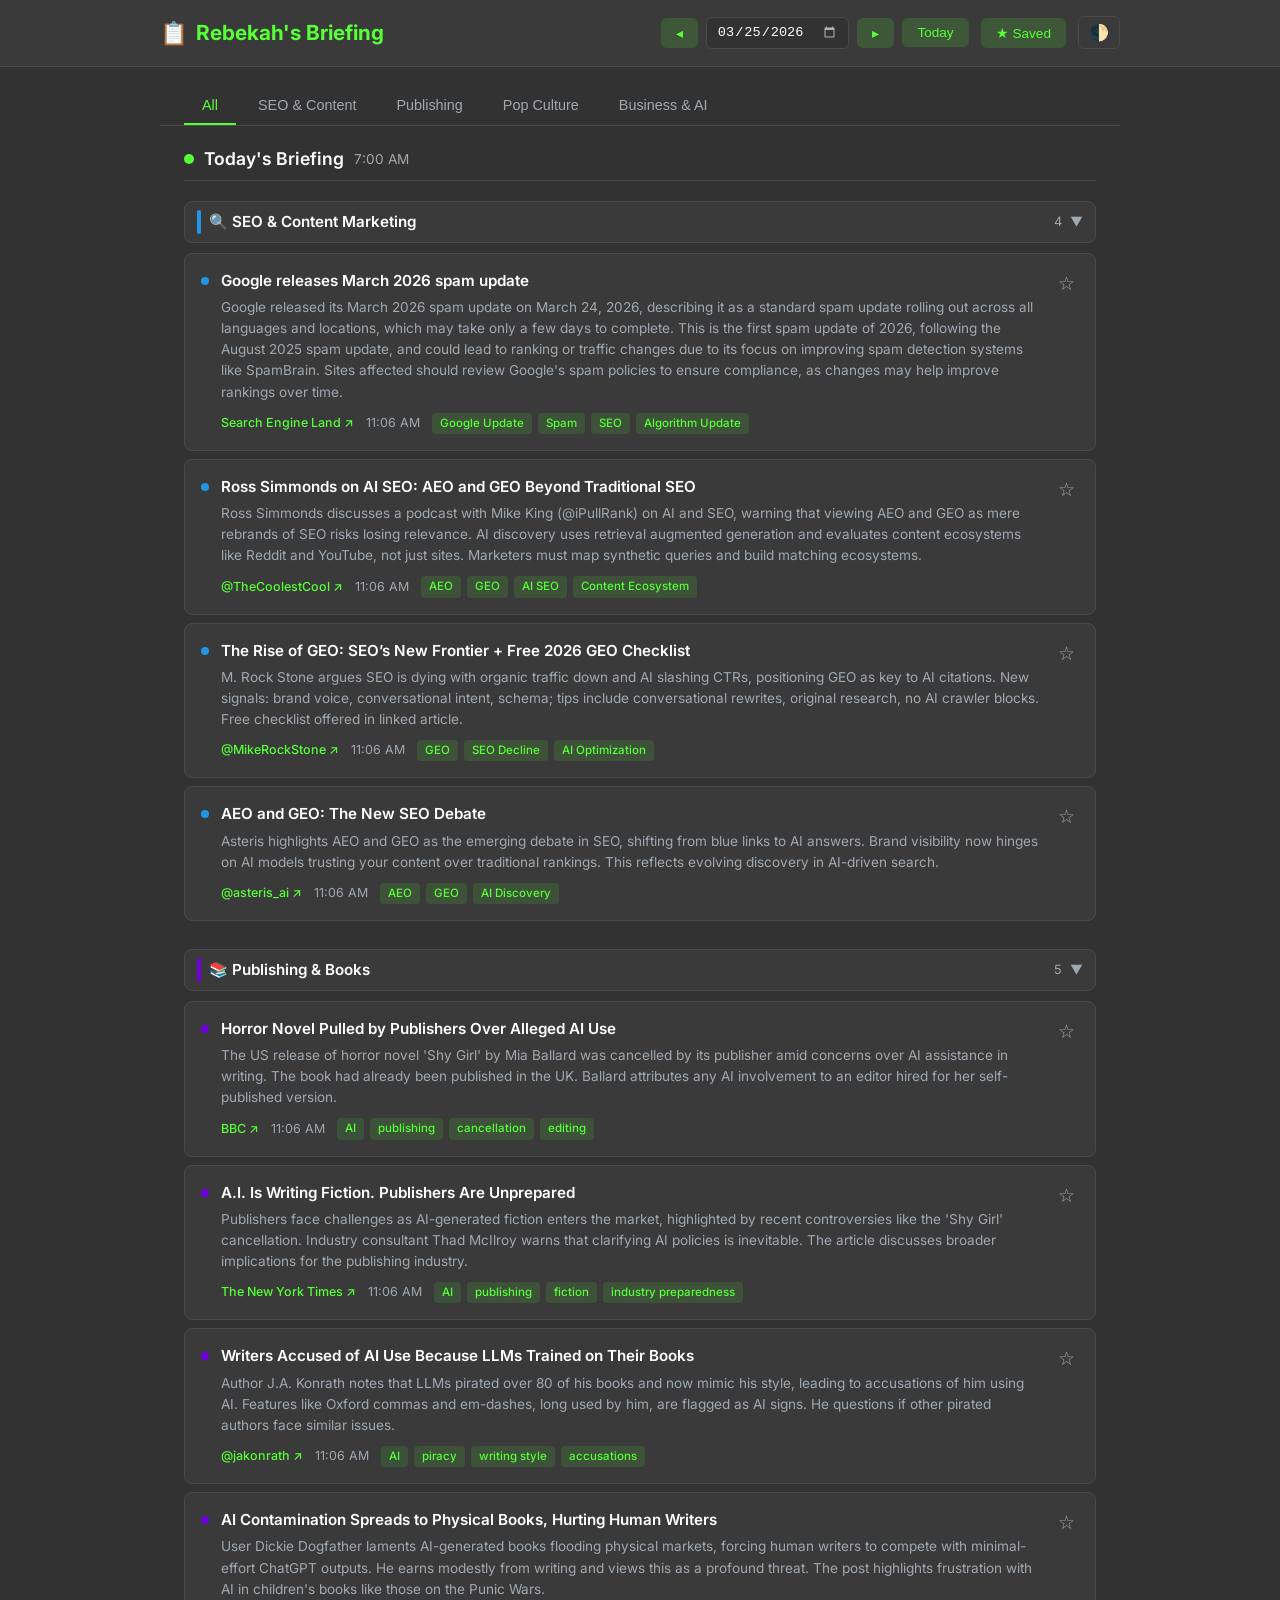
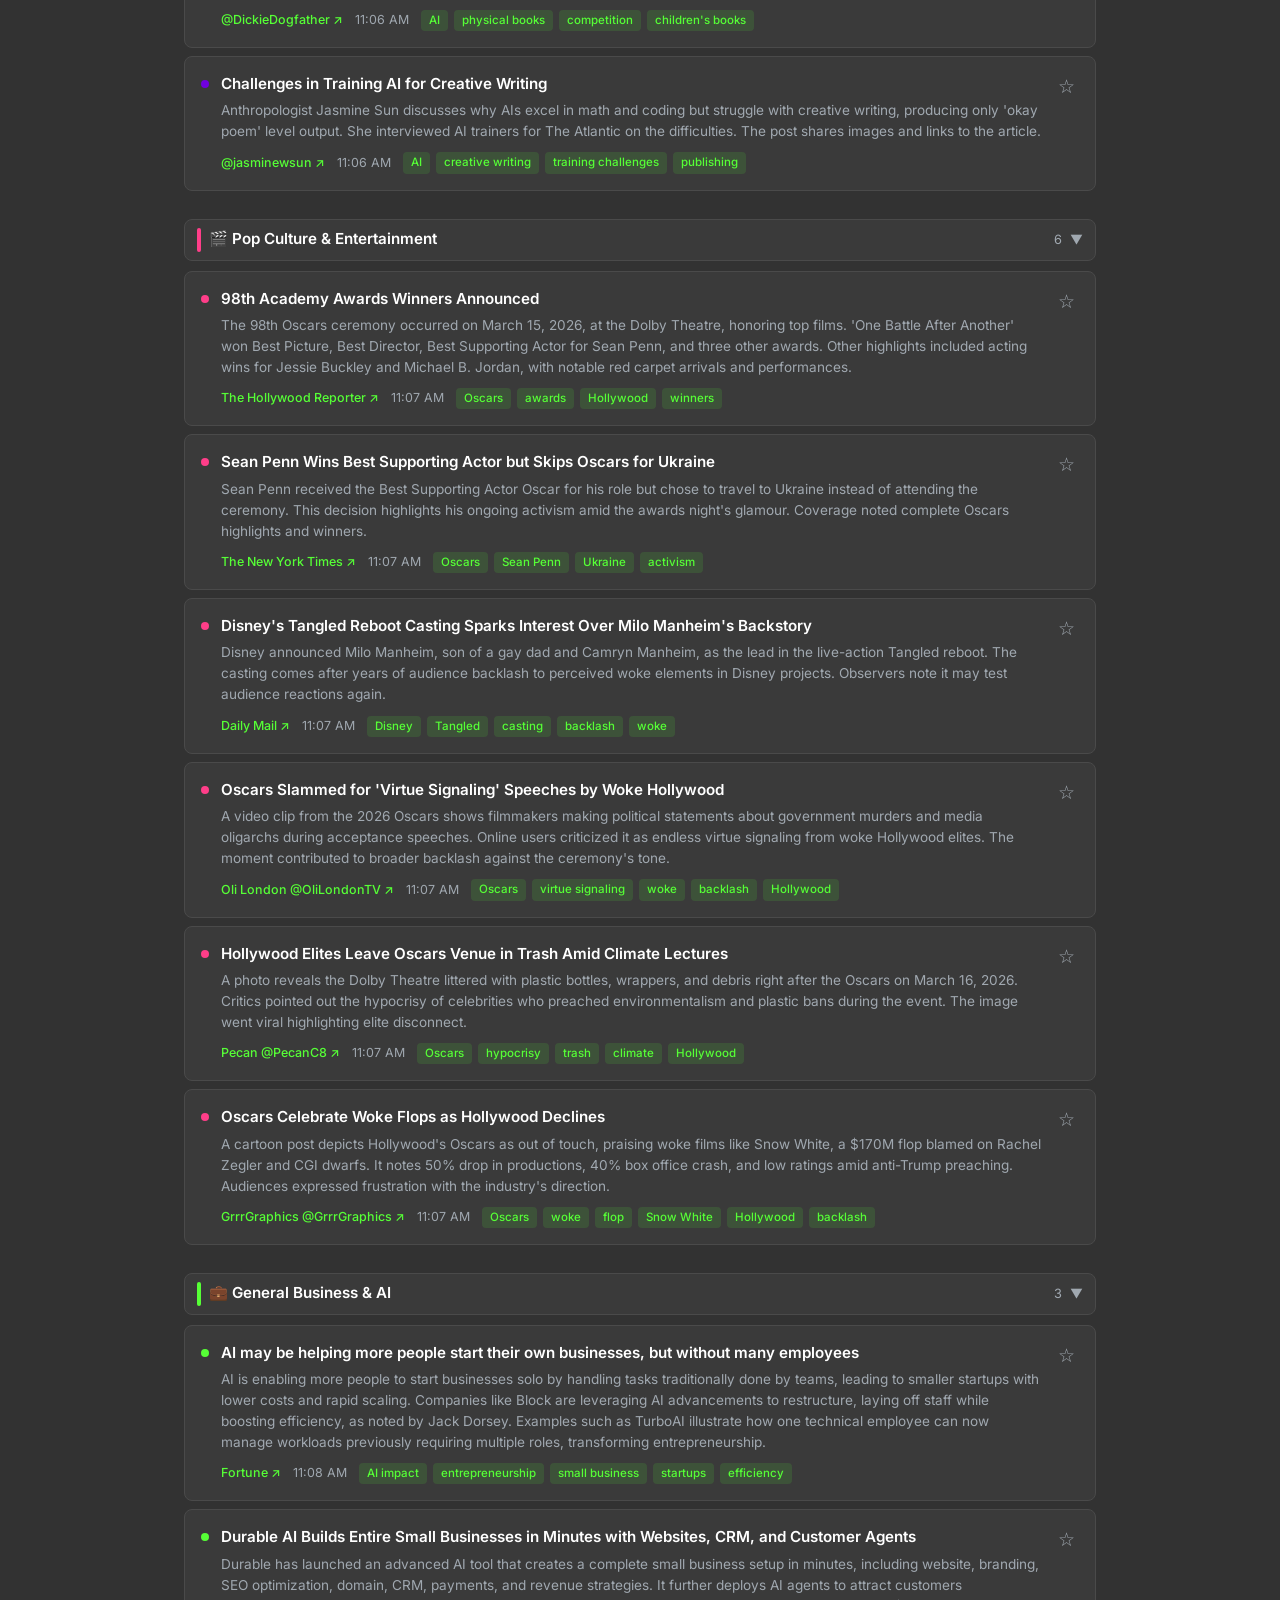
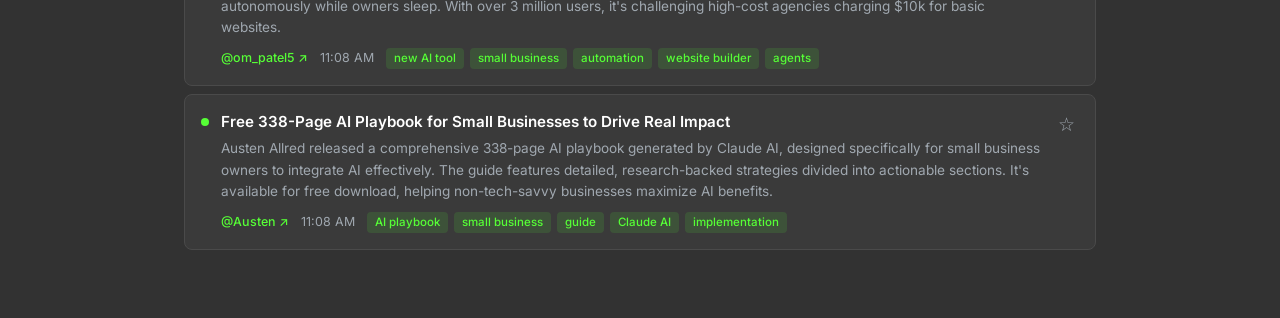
<file: index.html>
<!DOCTYPE html>
<html lang="en" data-theme="dark">
<head>
<meta charset="UTF-8">
<meta name="viewport" content="width=device-width, initial-scale=1.0">
<title>Rebekah's Daily Briefing</title>
<style>
@import url('https://fonts.googleapis.com/css2?family=Inter:wght@400;500;600;700&display=swap');
:root {
  --bg: #323232;
  --bg-card: #3a3a3a;
  --bg-card-hover: #444444;
  --border: #4a4a4a;
  --text: #ffffff;
  --text-muted: #a0a8b0;
  --accent: #56FF36;
  --accent-dim: rgba(86,255,54,0.15);
  --accent-hover: #6eff56;
  --tag-bg: rgba(86,255,54,0.12);
  --tag-text: #56FF36;
  --section-seo: #2295E6;
  --section-publishing: #7000DF;
  --section-popculture: #FF3E89;
  --section-business: #56FF36;
  --saved-bg: rgba(86,255,54,0.08);
  --radius: 8px;
  --shadow: 0 2px 8px rgba(0,0,0,0.3);
}
[data-theme="light"] {
  --bg: #f8f7f4;
  --bg-card: #ffffff;
  --bg-card-hover: #f0efec;
  --border: #e0ddd8;
  --text: #323232;
  --text-muted: #6b7280;
  --accent: #46d92e;
  --accent-dim: rgba(70,217,46,0.12);
  --accent-hover: #3bc225;
  --tag-bg: rgba(70,217,46,0.1);
  --tag-text: #3aad24;
  --section-seo: #1e82cc;
  --section-publishing: #6200c4;
  --section-popculture: #e5356f;
  --section-business: #3aad24;
  --saved-bg: rgba(70,217,46,0.06);
  --shadow: 0 2px 12px rgba(0,0,0,0.08);
}
* { margin:0; padding:0; box-sizing:border-box; }
body {
  font-family: 'Inter', -apple-system, BlinkMacSystemFont, 'Segoe UI', Helvetica, Arial, sans-serif;
  background: var(--bg);
  color: var(--text);
  line-height: 1.5;
  min-height: 100vh;
}
a { color: var(--accent); text-decoration: none; }
a:hover { color: var(--accent-hover); text-decoration: underline; }

/* Header */
.header {
  background: var(--bg-card);
  border-bottom: 1px solid var(--border);
  padding: 16px 24px;
  position: sticky; top: 0; z-index: 100;
}
.header-inner {
  max-width: 960px; margin: 0 auto;
  display: flex; align-items: center; justify-content: space-between; flex-wrap: wrap; gap: 12px;
}
.header h1 {
  font-size: 1.3rem; font-weight: 700; color: var(--accent);
  display: flex; align-items: center; gap: 8px;
}
.header h1 span { font-size: 1.4rem; }
.header-controls { display: flex; align-items: center; gap: 12px; flex-wrap: wrap; }
.date-nav { display: flex; align-items: center; gap: 8px; }
.date-nav input[type="date"] {
  background: var(--bg); color: var(--text); border: 1px solid var(--border);
  border-radius: 6px; padding: 6px 10px; font-size: 0.85rem; cursor: pointer;
}
.date-nav input[type="date"]::-webkit-calendar-picker-indicator { filter: invert(0.7); cursor: pointer; }
[data-theme="light"] .date-nav input[type="date"]::-webkit-calendar-picker-indicator { filter: none; }
.btn {
  background: var(--accent-dim); color: var(--accent); border: 1px solid transparent;
  border-radius: 6px; padding: 6px 14px; font-size: 0.85rem; cursor: pointer;
  transition: all 0.15s; font-weight: 500;
}
.btn:hover { background: var(--accent); color: var(--bg); }
.btn.active { background: var(--accent); color: var(--bg); font-weight: 600; }
.theme-toggle {
  background: none; border: 1px solid var(--border); border-radius: 6px;
  padding: 6px 10px; cursor: pointer; font-size: 1rem; color: var(--text);
  transition: all 0.15s;
}
.theme-toggle:hover { border-color: var(--accent); }

/* Tabs */
.tabs {
  max-width: 960px; margin: 20px auto 0; padding: 0 24px;
  display: flex; gap: 4px; border-bottom: 1px solid var(--border);
}
.tab {
  background: none; border: none; color: var(--text-muted); padding: 10px 18px;
  font-size: 0.9rem; cursor: pointer; border-bottom: 2px solid transparent;
  transition: all 0.15s; font-weight: 500;
}
.tab:hover { color: var(--text); }
.tab.active { color: var(--accent); border-bottom-color: var(--accent); }
.tab .count {
  background: var(--accent-dim); color: var(--accent); border-radius: 10px;
  padding: 1px 7px; font-size: 0.75rem; margin-left: 6px;
}

/* Main */
.main { max-width: 960px; margin: 0 auto; padding: 20px 24px 60px; }
.view { display: none; }
.view.active { display: block; }

/* Briefing period header */
.period-header {
  display: flex; align-items: center; gap: 10px;
  margin: 24px 0 16px; padding-bottom: 8px; border-bottom: 1px solid var(--border);
}
.period-header:first-child { margin-top: 0; }
.period-dot { width: 10px; height: 10px; border-radius: 50%; background: var(--accent); }
.period-header h2 { font-size: 1.1rem; font-weight: 600; }
.period-header .period-time { color: var(--text-muted); font-size: 0.85rem; }

/* Section headers */
.section-header {
  display: flex; align-items: center; gap: 8px; margin: 20px 0 10px;
  cursor: pointer; user-select: none; padding: 8px 12px;
  background: var(--bg-card); border-radius: var(--radius); border: 1px solid var(--border);
  transition: all 0.15s;
}
.section-header:hover { background: var(--bg-card-hover); }
.section-indicator {
  width: 4px; height: 24px; border-radius: 2px; flex-shrink: 0;
}
.section-indicator.seo { background: var(--section-seo); }
.section-indicator.publishing { background: var(--section-publishing); }
.section-indicator.popculture { background: var(--section-popculture); }
.section-indicator.business { background: var(--section-business); }
.section-header h3 { font-size: 0.95rem; font-weight: 600; flex: 1; }
.section-count { color: var(--text-muted); font-size: 0.8rem; }
.section-chevron {
  color: var(--text-muted); transition: transform 0.2s; font-size: 0.8rem;
}
.section-header.collapsed .section-chevron { transform: rotate(-90deg); }
.section-items { overflow: hidden; transition: max-height 0.3s ease; }
.section-header.collapsed + .section-items { max-height: 0 !important; }

/* Cards */
.card {
  background: var(--bg-card); border: 1px solid var(--border); border-radius: var(--radius);
  padding: 16px; margin-bottom: 8px; transition: all 0.15s; position: relative;
}
.card:hover { background: var(--bg-card-hover); box-shadow: var(--shadow); }
.card-top { display: flex; align-items: flex-start; gap: 12px; }
.card-section-dot {
  width: 8px; height: 8px; border-radius: 50%; margin-top: 7px; flex-shrink: 0;
}
.card-section-dot.seo { background: var(--section-seo); }
.card-section-dot.publishing { background: var(--section-publishing); }
.card-section-dot.popculture { background: var(--section-popculture); }
.card-section-dot.business { background: var(--section-business); }
.card-content { flex: 1; min-width: 0; }
.card h4 { font-size: 0.95rem; font-weight: 600; margin-bottom: 6px; line-height: 1.4; }
.card p { color: var(--text-muted); font-size: 0.85rem; line-height: 1.55; margin-bottom: 10px; }
.card-meta {
  display: flex; align-items: center; gap: 12px; flex-wrap: wrap; font-size: 0.78rem;
}
.card-source { color: var(--accent); font-weight: 500; }
.card-time { color: var(--text-muted); }
.card-tags { display: flex; gap: 6px; flex-wrap: wrap; }
.tag {
  background: var(--tag-bg); color: var(--tag-text); padding: 2px 8px;
  border-radius: 4px; font-size: 0.72rem; font-weight: 500;
}
.bookmark-btn {
  background: none; border: none; cursor: pointer; font-size: 1.2rem;
  color: var(--text-muted); transition: all 0.15s; padding: 4px; flex-shrink: 0;
  line-height: 1;
}
.bookmark-btn:hover { color: var(--accent); transform: scale(1.15); }
.bookmark-btn.saved { color: var(--accent); }

/* Saved view */
.saved-empty {
  text-align: center; padding: 60px 20px; color: var(--text-muted);
}
.saved-empty .icon { font-size: 2.5rem; margin-bottom: 12px; }
.saved-empty p { font-size: 0.95rem; }

/* Filter bar */
.filter-bar {
  display: flex; gap: 8px; margin-bottom: 16px; flex-wrap: wrap;
}
.filter-chip {
  background: var(--bg-card); border: 1px solid var(--border); border-radius: 20px;
  padding: 5px 14px; font-size: 0.8rem; cursor: pointer; color: var(--text-muted);
  transition: all 0.15s;
}
.filter-chip:hover { border-color: var(--accent); color: var(--text); }
.filter-chip.active { background: var(--accent-dim); border-color: var(--accent); color: var(--accent); }

/* Responsive */
@media (max-width: 640px) {
  .header { padding: 12px 16px; }
  .header h1 { font-size: 1.1rem; }
  .tabs { padding: 0 16px; }
  .tab { padding: 8px 12px; font-size: 0.85rem; }
  .main { padding: 16px; }
  .card { padding: 14px; }
  .header-controls { width: 100%; justify-content: space-between; }
}

/* Empty state */
.empty-state { text-align: center; padding: 40px; color: var(--text-muted); }

/* Scroll to top */
.scroll-top {
  position: fixed; bottom: 24px; right: 24px; width: 40px; height: 40px;
  border-radius: 50%; background: var(--accent); color: var(--bg); border: none;
  cursor: pointer; font-size: 1.2rem; display: none; align-items: center;
  justify-content: center; box-shadow: var(--shadow); transition: all 0.15s; z-index: 50;
}
.scroll-top.visible { display: flex; }
.scroll-top:hover { transform: scale(1.1); }
</style>
</head>
<body>

<header class="header">
  <div class="header-inner">
    <h1><span>📋</span> Rebekah's Briefing</h1>
    <div class="header-controls">
      <div class="date-nav">
        <button class="btn" onclick="changeDate(-1)">◂</button>
        <input type="date" id="datePicker" onchange="loadDate(this.value)">
        <button class="btn" onclick="changeDate(1)">▸</button>
        <button class="btn" onclick="goToday()">Today</button>
      </div>
      <button class="btn" id="savedTab" onclick="switchView('saved')">★ Saved <span id="savedCount" class="count" style="display:none"></span></button>
      <button class="theme-toggle" onclick="toggleTheme()" title="Toggle theme">🌓</button>
    </div>
  </div>
</header>

<nav class="tabs" id="tabs">
  <button class="tab active" data-tab="all" onclick="filterSection('all')">All</button>
  <button class="tab" data-tab="seo" onclick="filterSection('seo')">SEO & Content</button>
  <button class="tab" data-tab="publishing" onclick="filterSection('publishing')">Publishing</button>
  <button class="tab" data-tab="popculture" onclick="filterSection('popculture')">Pop Culture</button>
  <button class="tab" data-tab="business" onclick="filterSection('business')">Business & AI</button>
</nav>

<main class="main">
  <div class="view active" id="briefingView"></div>
  <div class="view" id="savedView"></div>
</main>

<button class="scroll-top" id="scrollTop" onclick="window.scrollTo({top:0,behavior:'smooth'})">↑</button>

<script>
// ── State ──
let currentData = null;
let savedItems = JSON.parse(localStorage.getItem('rb-saved') || '{}');
let currentFilter = 'all';
let currentView = 'briefing';
let collapsedSections = JSON.parse(localStorage.getItem('rb-collapsed') || '{}');

const SECTION_LABELS = {
  seo: 'SEO & Content Marketing',
  publishing: 'Publishing & Books',
  popculture: 'Pop Culture & Entertainment',
  business: 'General Business & AI'
};
const SECTION_ICONS = { seo: '🔍', publishing: '📚', popculture: '🎬', business: '💼' };
const SECTION_ORDER = ['seo', 'publishing', 'popculture', 'business'];

// ── Init ──
function init() {
  const theme = localStorage.getItem('rb-theme') || 'dark';
  document.documentElement.setAttribute('data-theme', theme);
  loadBriefingData();
  updateSavedCount();
  window.addEventListener('scroll', () => {
    document.getElementById('scrollTop').classList.toggle('visible', window.scrollY > 400);
  });
}

async function loadBriefingData() {
  try {
    const resp = await fetch('data/current-briefing.json');
    if (!resp.ok) throw new Error('current-briefing not found');
    const raw = await resp.json();
    currentData = normalizeBriefing(raw);
  } catch(e) {
    // Fallback: try sample data
    try {
      const resp2 = await fetch('data/sample-briefing.json');
      const raw2 = await resp2.json();
      currentData = normalizeBriefing(raw2);
    } catch(e2) {
      currentData = getFallbackData();
    }
  }
  // Set date picker to match the loaded data
  const briefingDate = currentData.meta?.date || new Date().toISOString().split('T')[0];
  document.getElementById('datePicker').value = briefingDate;
  render();
}

// Normalize both flat format (from generate script) and nested format (sample)
function normalizeBriefing(raw) {
  // Already in expected format
  if (raw.briefings) return raw;
  // Flat format: { date, period, items: [...] }
  const period = raw.period || 'morning';
  const items = (raw.items || []).map((item, i) => ({
    id: item.id || (period[0] + (i + 1)),
    section: item.section || 'seo',
    headline: item.headline || item.title || 'Untitled',
    summary: item.summary || '',
    url: item.url || '#',
    source: item.source || 'Unknown',
    timestamp: item.timestamp || raw.generated || new Date().toISOString(),
    tags: item.tags || []
  }));
  const label = period === 'morning' ? "Today's Briefing" : 'Afternoon Update';
  const time = period === 'morning' ? '7:00 AM' : '3:00 PM';
  return {
    meta: { date: raw.date || new Date().toISOString().slice(0, 10) },
    briefings: { [period]: { label, time, items } }
  };
}

function getFallbackData() {
  return { meta: { date: '2026-02-17' }, briefings: { morning: { label: "Today's Briefing", time: '7:00 AM', items: [] }, afternoon: { label: 'Afternoon Update', time: '3:00 PM', items: [] } } };
}

// ── Render ──
function render() {
  if (currentView === 'briefing') renderBriefing();
  else renderSaved();
}

function renderBriefing() {
  const el = document.getElementById('briefingView');
  if (!currentData || !currentData.briefings) {
    el.innerHTML = '<div class="empty-state"><p>No briefing data for this date.</p></div>';
    return;
  }
  let html = '';
  for (const [period, data] of Object.entries(currentData.briefings)) {
    const items = data.items.filter(i => currentFilter === 'all' || i.section === currentFilter);
    if (items.length === 0 && currentFilter !== 'all') continue;
    html += `<div class="period-header"><div class="period-dot"></div><h2>${data.label}</h2><span class="period-time">${data.time}</span></div>`;
    const grouped = {};
    SECTION_ORDER.forEach(s => { grouped[s] = []; });
    items.forEach(i => { if (grouped[i.section]) grouped[i.section].push(i); });
    for (const sec of SECTION_ORDER) {
      if (grouped[sec].length === 0) continue;
      if (currentFilter !== 'all' && sec !== currentFilter) continue;
      const key = period + '-' + sec;
      const collapsed = collapsedSections[key] ? 'collapsed' : '';
      html += `<div class="section-header ${collapsed}" onclick="toggleSection('${key}', this)">
        <div class="section-indicator ${sec}"></div>
        <h3>${SECTION_ICONS[sec]} ${SECTION_LABELS[sec]}</h3>
        <span class="section-count">${grouped[sec].length}</span>
        <span class="section-chevron">▼</span>
      </div>`;
      html += `<div class="section-items" ${collapsed ? 'style="max-height:0"' : ''}>`;
      for (const item of grouped[sec]) {
        html += renderCard(item);
      }
      html += '</div>';
    }
  }
  el.innerHTML = html || '<div class="empty-state"><p>No items match this filter.</p></div>';
  // Set max-heights for open sections
  el.querySelectorAll('.section-items').forEach(si => {
    if (si.style.maxHeight !== '0px') si.style.maxHeight = si.scrollHeight + 'px';
  });
}

function renderCard(item) {
  const isSaved = savedItems[item.id];
  const time = new Date(item.timestamp).toLocaleTimeString('en-US', { hour: 'numeric', minute: '2-digit' });
  const headline = item.headline || item.title || '(untitled)';
  const summary = item.summary || '';
  const tags = (item.tags || []).map(t => `<span class="tag">${t}</span>`).join('');
  const xLinks = (item.x_urls || []).slice(0,3).map((u, idx) => ` <a href="${u}" target="_blank" rel="noopener" class="card-source" style="font-weight:500">X${idx+1} ↗</a>`).join('');
  return `<div class="card">
    <div class="card-top">
      <div class="card-section-dot ${item.section}"></div>
      <div class="card-content">
        <h4>${headline}</h4>
        <p>${summary}</p>
        <div class="card-meta">
          <a href="${item.url}" target="_blank" rel="noopener" class="card-source">${item.source} ↗</a>
          ${xLinks ? `<span class="card-time">|</span>${xLinks}` : ``}
          <span class="card-time">${time}</span>
          <div class="card-tags">${tags}</div>
        </div>
      </div>
      <button class="bookmark-btn ${isSaved ? 'saved' : ''}" onclick="toggleSave('${item.id}')" title="${isSaved ? 'Remove from saved' : 'Save item'}">
        ${isSaved ? '★' : '☆'}
      </button>
    </div>
  </div>`;
}

function renderSaved() {
  const el = document.getElementById('savedView');
  const ids = Object.keys(savedItems);
  if (ids.length === 0) {
    el.innerHTML = '<div class="saved-empty"><div class="icon">★</div><p>No saved items yet.<br>Click the ☆ on any item to save it here.</p></div>';
    return;
  }
  // Gather all items from current data
  const allItems = getAllItems();
  const saved = allItems.filter(i => savedItems[i.id]);
  let html = '<div class="period-header"><div class="period-dot"></div><h2>Saved Items</h2><span class="period-time">' + saved.length + ' items</span></div>';
  if (saved.length === 0) {
    html += '<div class="empty-state"><p>Saved items from this briefing will appear here.</p></div>';
  }
  saved.forEach(item => { html += renderCard(item); });
  el.innerHTML = html;
}

function getAllItems() {
  if (!currentData || !currentData.briefings) return [];
  const items = [];
  for (const period of Object.values(currentData.briefings)) {
    items.push(...(period.items || []));
  }
  return items;
}

// ── Actions ──
function toggleSection(key, el) {
  el.classList.toggle('collapsed');
  collapsedSections[key] = el.classList.contains('collapsed');
  localStorage.setItem('rb-collapsed', JSON.stringify(collapsedSections));
  const items = el.nextElementSibling;
  if (el.classList.contains('collapsed')) {
    items.style.maxHeight = '0';
  } else {
    items.style.maxHeight = items.scrollHeight + 'px';
  }
}

function toggleSave(id) {
  if (savedItems[id]) delete savedItems[id];
  else {
    const item = getAllItems().find(i => i.id === id);
    if (item) savedItems[id] = { savedAt: new Date().toISOString(), headline: item.headline };
  }
  localStorage.setItem('rb-saved', JSON.stringify(savedItems));
  updateSavedCount();
  render();
}

function updateSavedCount() {
  const count = Object.keys(savedItems).length;
  const el = document.getElementById('savedCount');
  if (count > 0) { el.textContent = count; el.style.display = 'inline'; }
  else { el.style.display = 'none'; }
}

function filterSection(section) {
  currentFilter = section;
  document.querySelectorAll('.tab').forEach(t => t.classList.toggle('active', t.dataset.tab === section));
  if (currentView !== 'briefing') switchView('briefing');
  else render();
}

function switchView(view) {
  currentView = view;
  document.getElementById('briefingView').classList.toggle('active', view === 'briefing');
  document.getElementById('savedView').classList.toggle('active', view === 'saved');
  document.getElementById('savedTab').classList.toggle('active', view === 'saved');
  document.getElementById('tabs').style.display = view === 'saved' ? 'none' : 'flex';
  if (view === 'briefing') {
    document.querySelectorAll('.tab').forEach(t => t.classList.toggle('active', t.dataset.tab === currentFilter));
  }
  render();
}

function toggleTheme() {
  const current = document.documentElement.getAttribute('data-theme');
  const next = current === 'dark' ? 'light' : 'dark';
  document.documentElement.setAttribute('data-theme', next);
  localStorage.setItem('rb-theme', next);
}

function changeDate(delta) {
  const picker = document.getElementById('datePicker');
  const d = new Date(picker.value + 'T12:00:00');
  d.setDate(d.getDate() + delta);
  picker.value = d.toISOString().split('T')[0];
  loadDate(picker.value);
}

function goToday() {
  loadBriefingData();
}

function loadDate(dateStr) {
  // Try loading a date-specific briefing file, fall back to current
  fetch(`data/briefing-${dateStr}-morning.json`)
    .then(r => r.ok ? r.json() : Promise.reject())
    .then(raw => {
      currentData = normalizeBriefing(raw);
      // Also try to merge afternoon data
      return fetch(`data/briefing-${dateStr}-afternoon.json`)
        .then(r => r.ok ? r.json() : null)
        .then(afternoon => {
          if (afternoon) {
            const norm = normalizeBriefing(afternoon);
            if (norm.briefings?.afternoon) {
              currentData.briefings.afternoon = norm.briefings.afternoon;
            }
          }
        })
        .catch(() => {});
    })
    .then(() => {
      document.getElementById('datePicker').value = dateStr;
      render();
    })
    .catch(() => {
      // No data for this date
      currentData = { meta: { date: dateStr }, briefings: {} };
      document.getElementById('datePicker').value = dateStr;
      render();
    });
}

init();
</script>
</body>
</html>
</file>
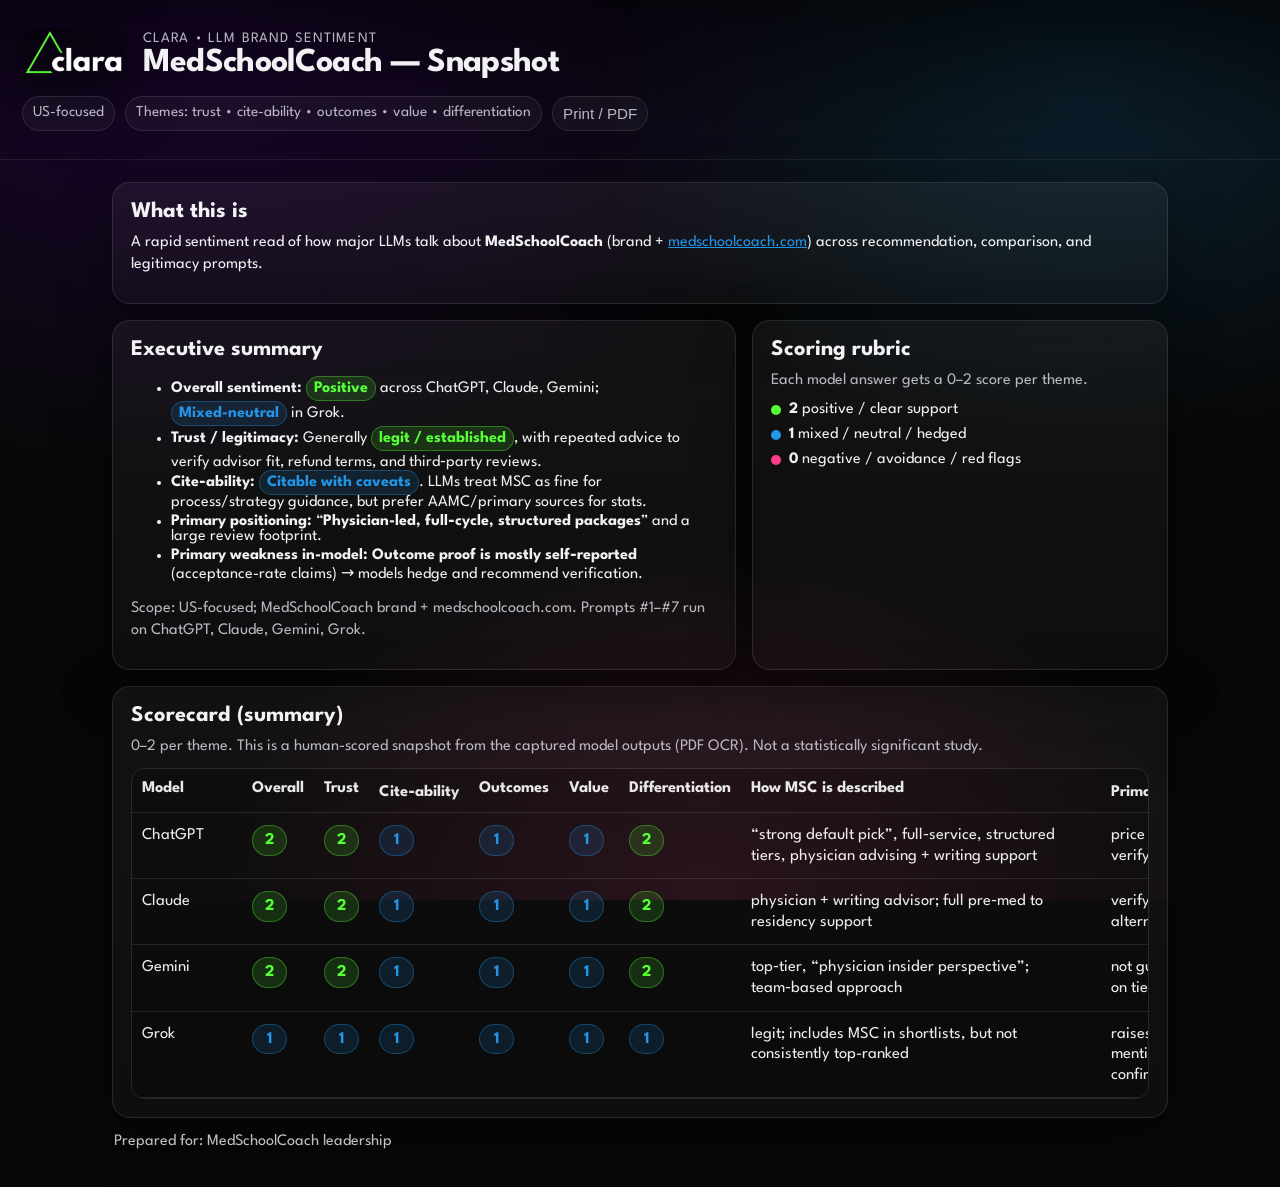
<file: msc-reporting/index.html>
<!doctype html>
<html lang="en">
<head>
  <meta charset="utf-8" />
  <meta name="viewport" content="width=device-width, initial-scale=1" />
  <title>LLM Sentiment Snapshot — MedSchoolCoach</title>
  <meta name="description" content="How major LLMs perceive the MedSchoolCoach brand: sentiment by theme, competitor comparisons, and visibility recommendations." />
  <link rel="preconnect" href="https://fonts.googleapis.com">
  <link rel="preconnect" href="https://fonts.gstatic.com" crossorigin>
  <link href="https://fonts.googleapis.com/css2?family=League+Spartan:wght@300;400;600;700&display=swap" rel="stylesheet">
  <link rel="stylesheet" href="styles.css" />
  <link rel="stylesheet" href="print.css" />
</head>
<body>
  <header class="topbar">
    <div class="brand">
      <img src="assets/clara-logo.png" class="logo" alt="Clara" />
      <div class="brandtext">
        <div class="kicker">Clara • LLM Brand Sentiment</div>
        <h1>MedSchoolCoach — Snapshot</h1>
      </div>
    </div>
    <div class="meta">
      <div class="pill">US-focused</div>
      <div class="pill">Themes: trust • cite-ability • outcomes • value • differentiation</div>
      <button class="pill pill-btn" onclick="window.print()" title="Print / Save as PDF">Print / PDF</button>
    </div>
  </header>

  <main class="container">
    <section class="card">
      <h2>What this is</h2>
      <p>
        A rapid sentiment read of how major LLMs talk about <strong>MedSchoolCoach</strong> (brand + <a href="https://www.medschoolcoach.com" target="_blank" rel="noreferrer">medschoolcoach.com</a>)
        across recommendation, comparison, and legitimacy prompts.
      </p>
    </section>

    <section class="grid">
      <section class="card">
        <h2>Executive summary</h2>
        <ul>
          <li><strong>Overall sentiment:</strong> <span class="score s2">Positive</span> across ChatGPT, Claude, Gemini; <span class="score s1">Mixed-neutral</span> in Grok.</li>
          <li><strong>Trust / legitimacy:</strong> Generally <span class="score s2">legit / established</span>, with repeated advice to verify advisor fit, refund terms, and third‑party reviews.</li>
          <li><strong>Cite‑ability:</strong> <span class="score s1">Citable with caveats</span>. LLMs treat MSC as fine for process/strategy guidance, but prefer AAMC/primary sources for stats.</li>
          <li><strong>Primary positioning:</strong> “<strong>Physician-led, full‑cycle, structured packages</strong>” and a large review footprint.</li>
          <li><strong>Primary weakness in-model:</strong> <strong>Outcome proof is mostly self‑reported</strong> (acceptance-rate claims) → models hedge and recommend verification.</li>
        </ul>
        <p class="muted">Scope: US-focused; MedSchoolCoach brand + medschoolcoach.com. Prompts #1–#7 run on ChatGPT, Claude, Gemini, Grok.</p>
      </section>

      <section class="card">
        <h2>Scoring rubric</h2>
        <p class="muted">Each model answer gets a 0–2 score per theme.</p>
        <div class="rubric">
          <div><span class="dot g"></span><strong>2</strong> positive / clear support</div>
          <div><span class="dot b"></span><strong>1</strong> mixed / neutral / hedged</div>
          <div><span class="dot p"></span><strong>0</strong> negative / avoidance / red flags</div>
        </div>
      </section>
    </section>

    <section class="card">
      <h2>Scorecard (summary)</h2>
      <p class="muted">0–2 per theme. This is a human-scored snapshot from the captured model outputs (PDF OCR). Not a statistically significant study.</p>
      <div class="tablewrap">
        <table>
          <thead>
            <tr>
              <th>Model</th>
              <th>Overall</th>
              <th>Trust</th>
              <th>Cite‑ability</th>
              <th>Outcomes</th>
              <th>Value</th>
              <th>Differentiation</th>
              <th>How MSC is described</th>
              <th>Primary hedge / watch‑out</th>
            </tr>
          </thead>
          <tbody>
            <tr>
              <td>ChatGPT</td>
              <td><span class="score s2">2</span></td>
              <td><span class="score s2">2</span></td>
              <td><span class="score s1">1</span></td>
              <td><span class="score s1">1</span></td>
              <td><span class="score s1">1</span></td>
              <td><span class="score s2">2</span></td>
              <td>“strong default pick”, full‑service, structured tiers, physician advising + writing support</td>
              <td>price climbs quickly; advisor fit can vary; verify terms</td>
            </tr>
            <tr>
              <td>Claude</td>
              <td><span class="score s2">2</span></td>
              <td><span class="score s2">2</span></td>
              <td><span class="score s1">1</span></td>
              <td><span class="score s1">1</span></td>
              <td><span class="score s1">1</span></td>
              <td><span class="score s2">2</span></td>
              <td>physician + writing advisor; full pre‑med to residency support</td>
              <td>verify refund/guarantee policy; compare alternatives</td>
            </tr>
            <tr>
              <td>Gemini</td>
              <td><span class="score s2">2</span></td>
              <td><span class="score s2">2</span></td>
              <td><span class="score s1">1</span></td>
              <td><span class="score s1">1</span></td>
              <td><span class="score s1">1</span></td>
              <td><span class="score s2">2</span></td>
              <td>top‑tier, “physician insider perspective”; team‑based approach</td>
              <td>not guarantee‑first; cost/policies depend on tier</td>
            </tr>
            <tr>
              <td>Grok</td>
              <td><span class="score s1">1</span></td>
              <td><span class="score s1">1</span></td>
              <td><span class="score s1">1</span></td>
              <td><span class="score s1">1</span></td>
              <td><span class="score s1">1</span></td>
              <td><span class="score s1">1</span></td>
              <td>legit; includes MSC in shortlists, but not consistently top-ranked</td>
              <td>raises generic industry skepticism; mentions rumors/changes → “worth confirming”</td>
            </tr>
          </tbody>
        </table>
      </div>
    </section>

    <footer class="footer">
      <div>Prepared for: MedSchoolCoach leadership</div>
    </footer>
  </main>
</body>
</html>
</file>
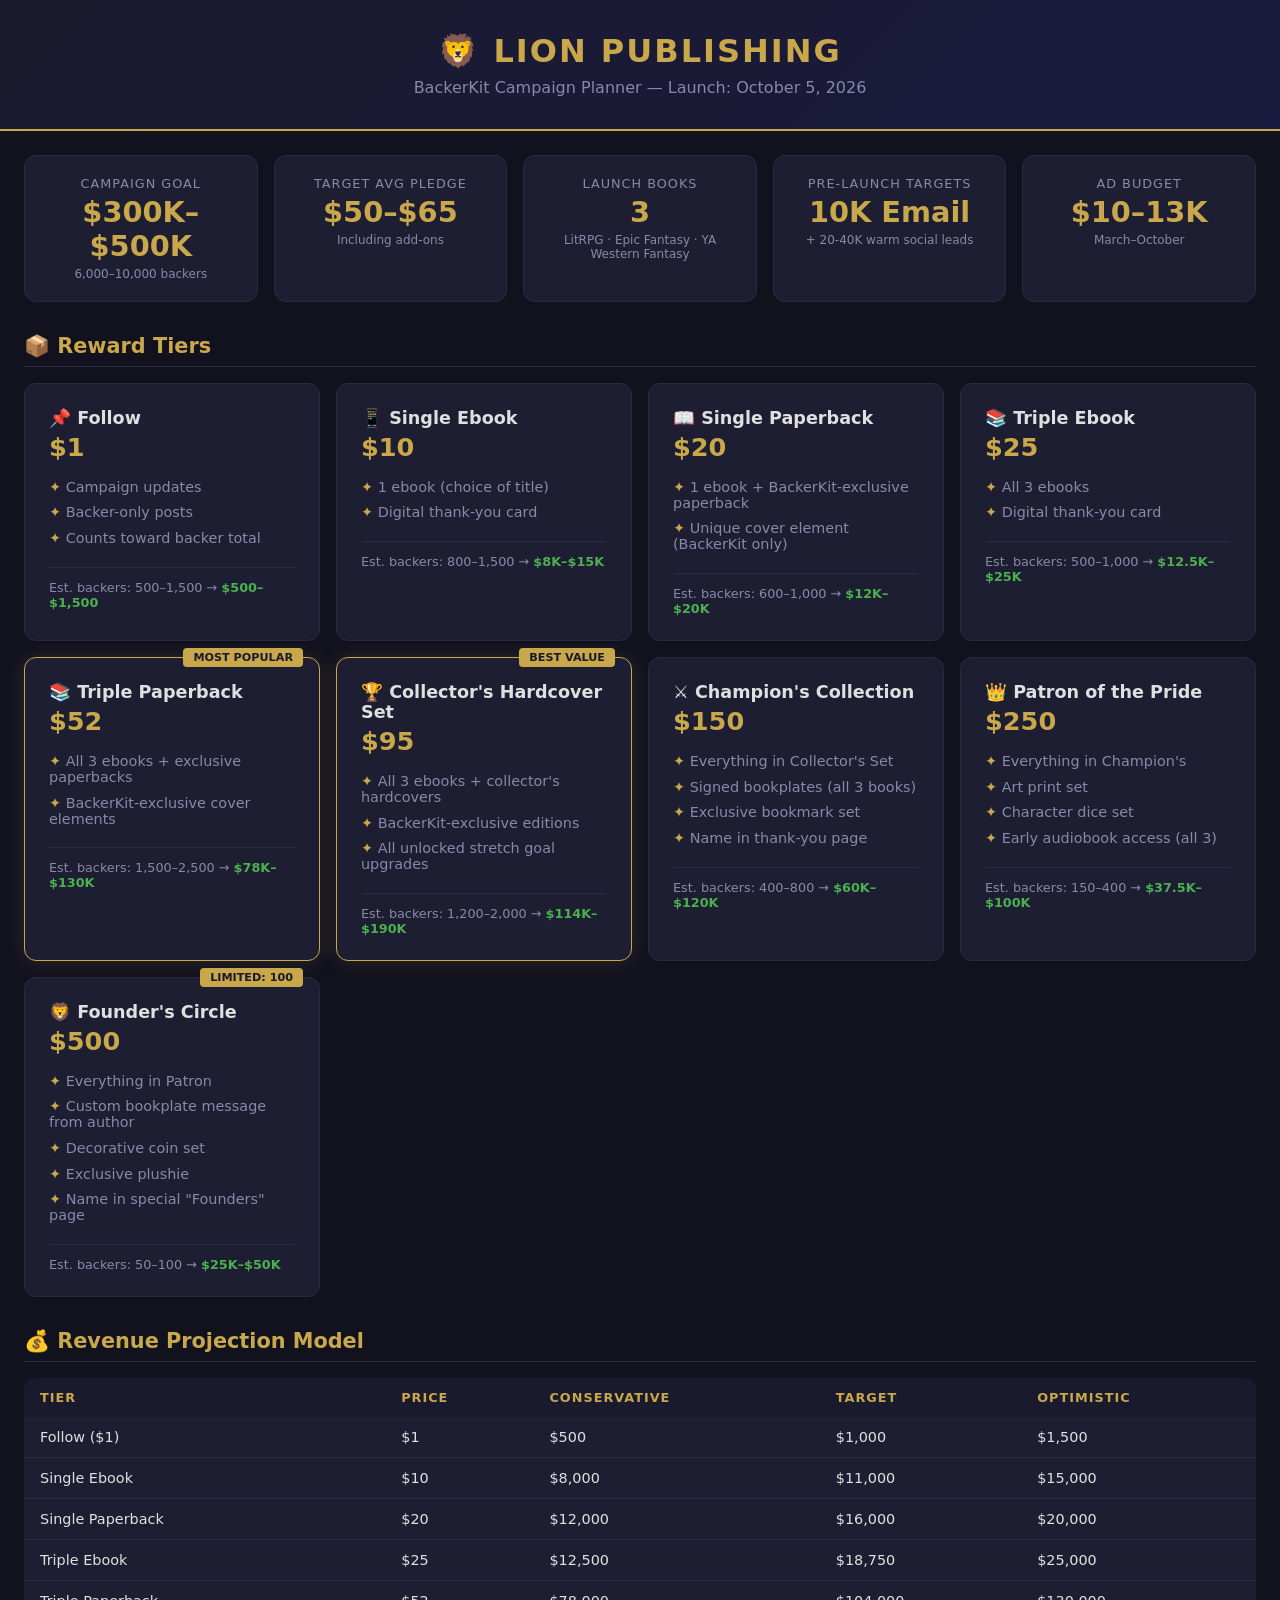
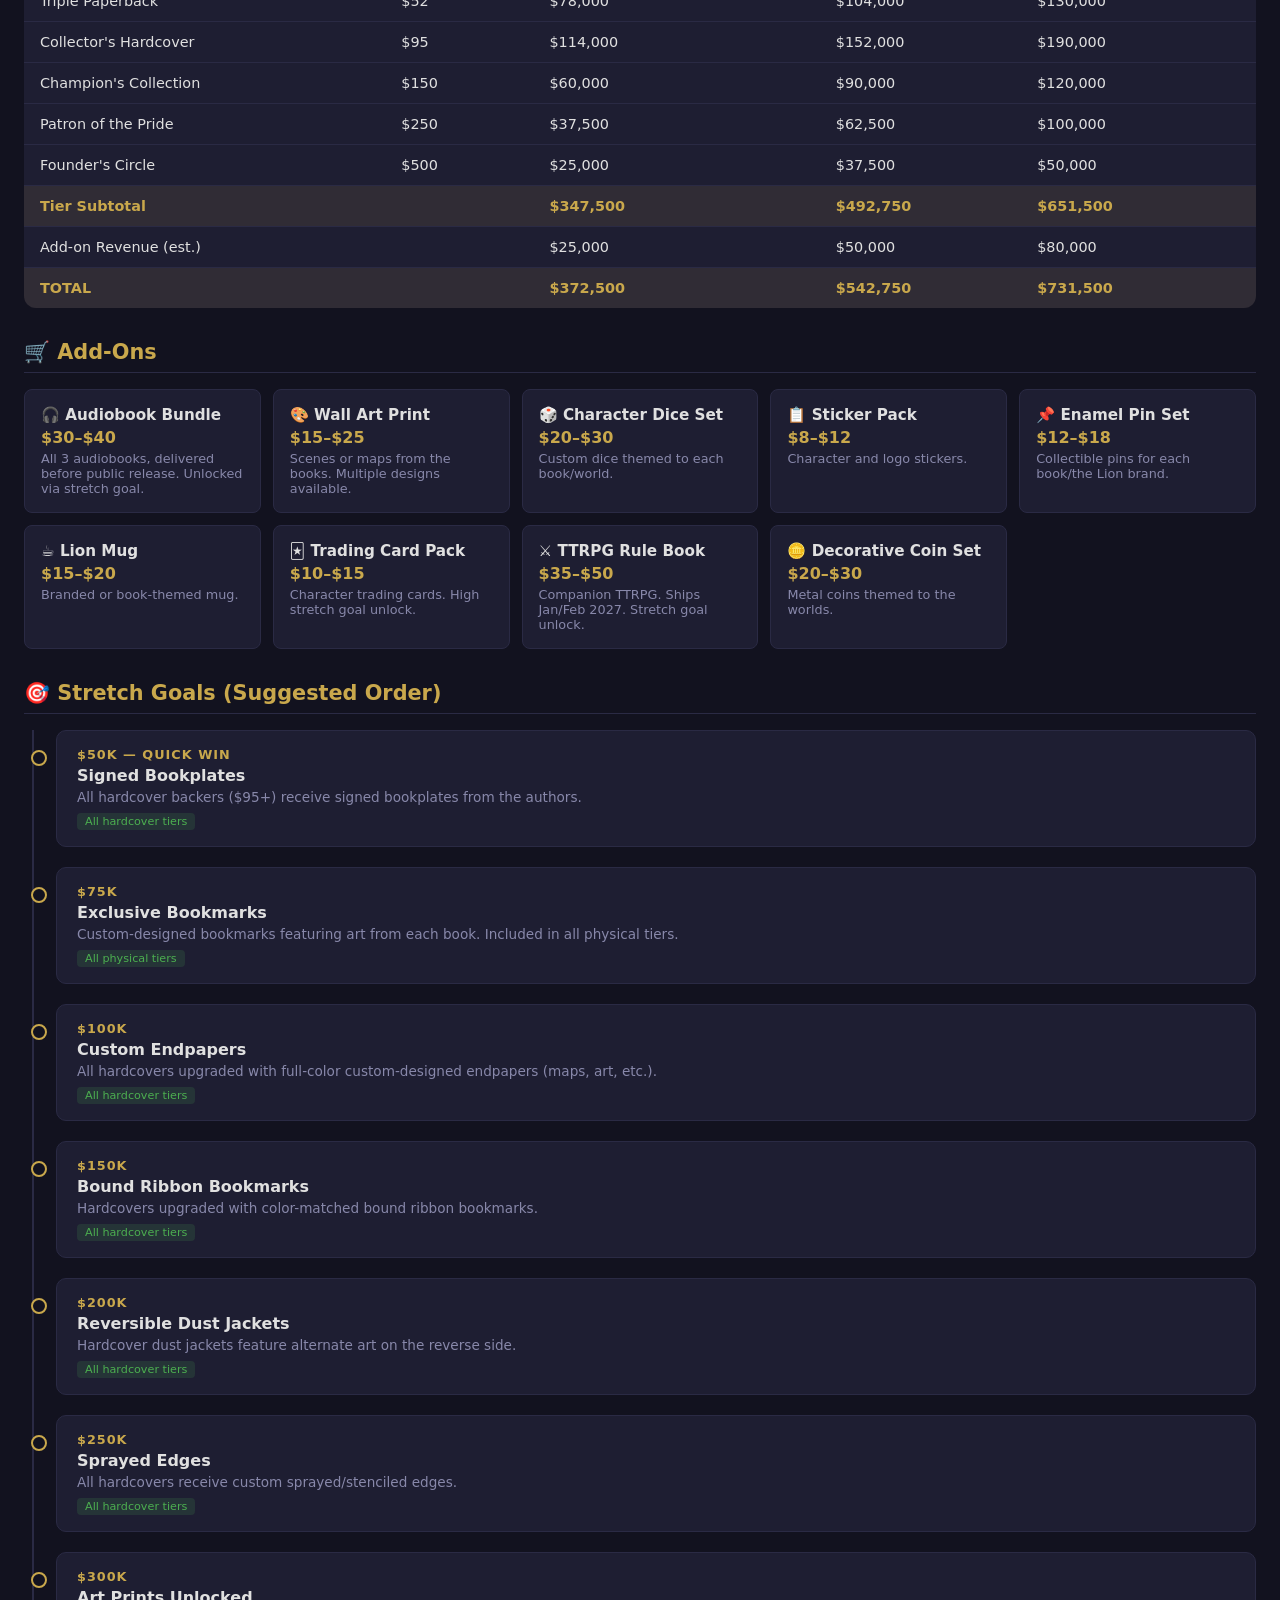
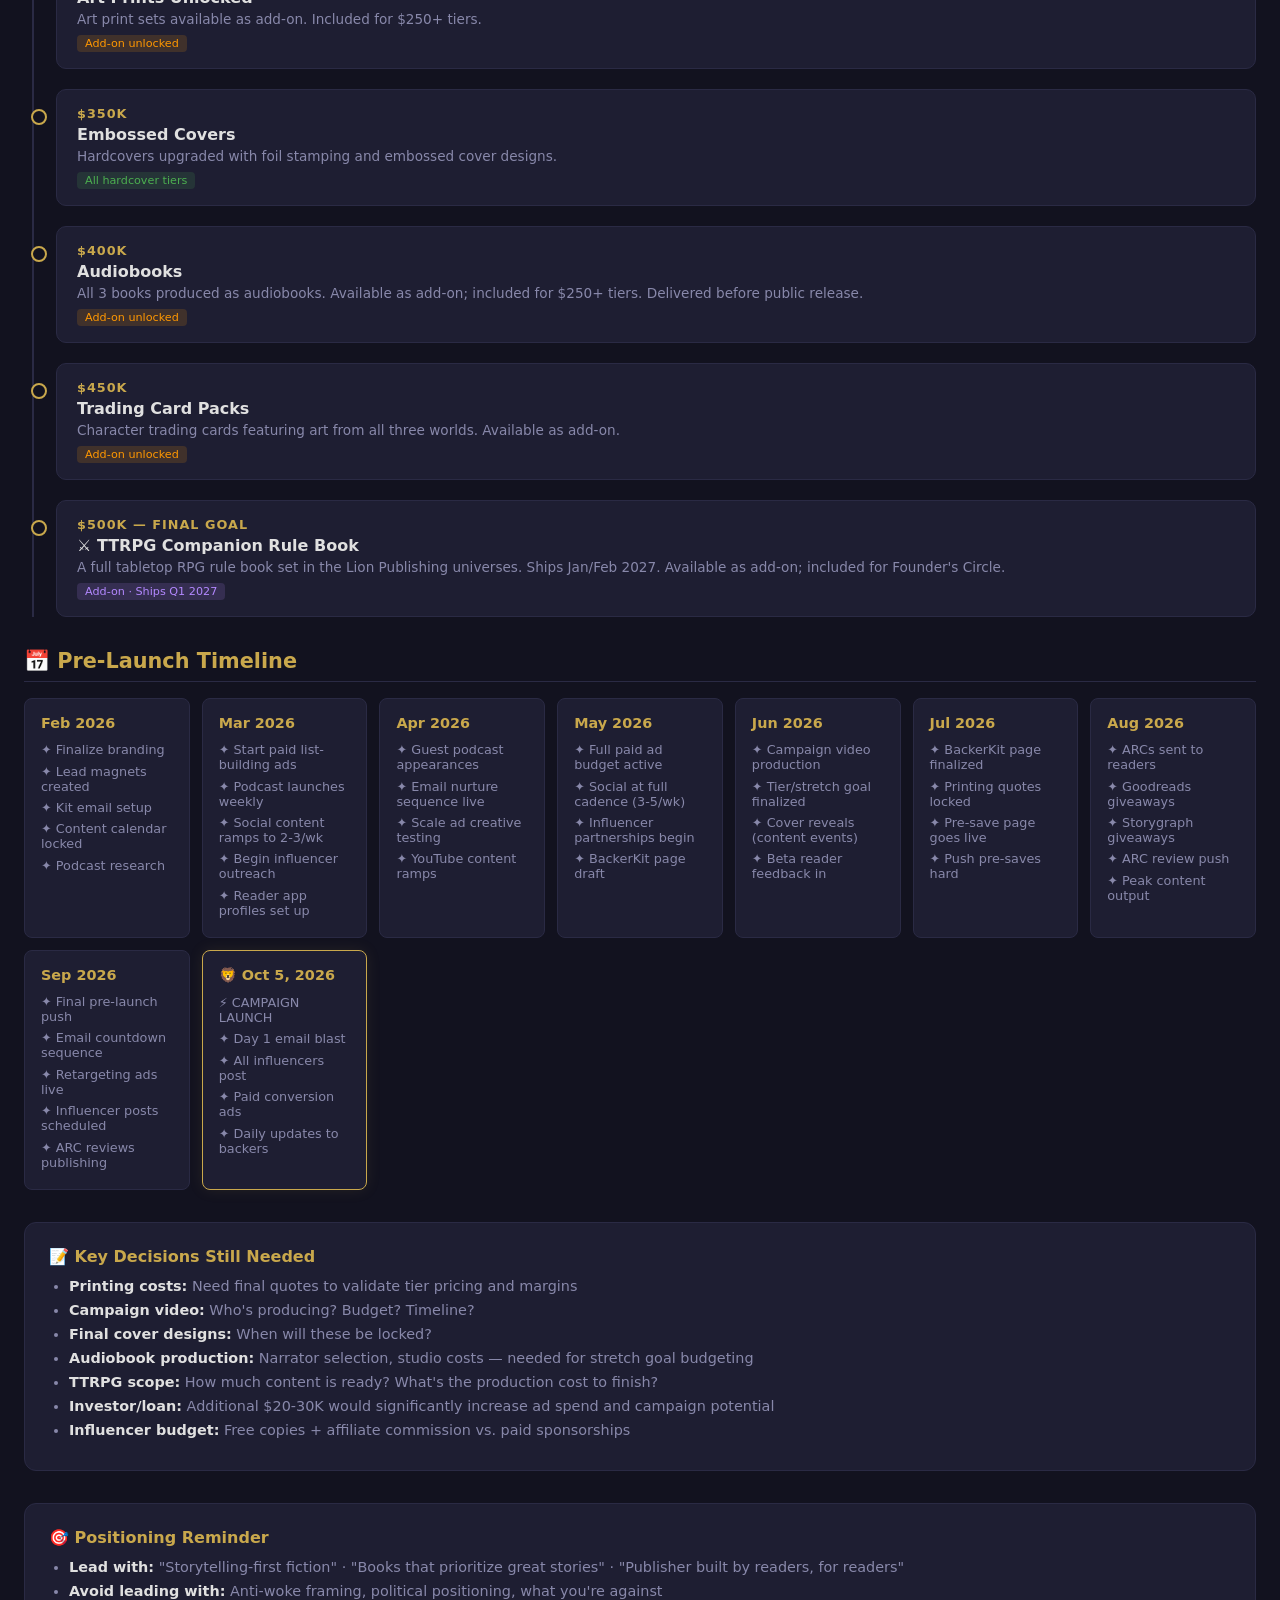
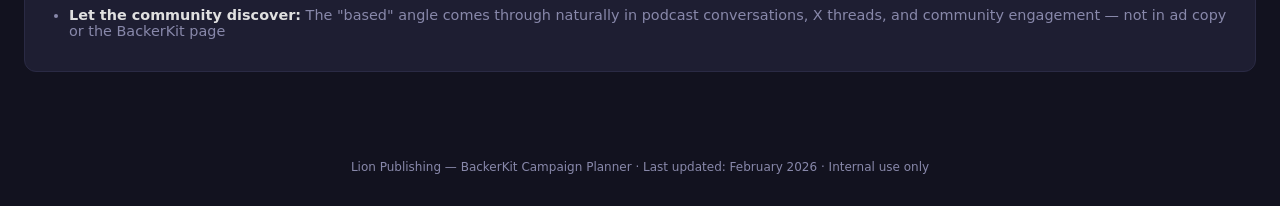
<file: backerkit-dashboard.html>
<!DOCTYPE html>
<html lang="en">
<head>
<meta charset="UTF-8">
<meta name="viewport" content="width=device-width, initial-scale=1.0">
<title>Lion Publishing — BackerKit Campaign Planner</title>
<style>
  :root {
    --gold: #c9a84c;
    --gold-light: #e8d48b;
    --dark: #1a1a2e;
    --darker: #12121f;
    --card: #1e1e32;
    --card-border: #2a2a44;
    --text: #e0e0e0;
    --text-muted: #8888aa;
    --green: #4caf50;
    --blue: #5c8aff;
    --orange: #ff9800;
    --red: #ef5350;
    --purple: #b388ff;
  }
  * { margin: 0; padding: 0; box-sizing: border-box; }
  body { font-family: 'Segoe UI', system-ui, -apple-system, sans-serif; background: var(--darker); color: var(--text); min-height: 100vh; }
  
  .header { background: linear-gradient(135deg, var(--dark), #1a1a3e); border-bottom: 2px solid var(--gold); padding: 2rem; text-align: center; }
  .header h1 { font-size: 2rem; color: var(--gold); letter-spacing: 2px; }
  .header p { color: var(--text-muted); margin-top: 0.5rem; }
  
  .container { max-width: 1400px; margin: 0 auto; padding: 1.5rem; }
  
  .stats-row { display: grid; grid-template-columns: repeat(auto-fit, minmax(200px, 1fr)); gap: 1rem; margin-bottom: 2rem; }
  .stat-card { background: var(--card); border: 1px solid var(--card-border); border-radius: 12px; padding: 1.25rem; text-align: center; }
  .stat-card .label { color: var(--text-muted); font-size: 0.8rem; text-transform: uppercase; letter-spacing: 1px; }
  .stat-card .value { font-size: 1.8rem; font-weight: 700; color: var(--gold); margin-top: 0.25rem; }
  .stat-card .sub { font-size: 0.75rem; color: var(--text-muted); margin-top: 0.25rem; }
  
  h2 { color: var(--gold); font-size: 1.3rem; margin-bottom: 1rem; border-bottom: 1px solid var(--card-border); padding-bottom: 0.5rem; }
  
  .section { margin-bottom: 2rem; }
  
  /* Tiers */
  .tiers-grid { display: grid; grid-template-columns: repeat(auto-fit, minmax(280px, 1fr)); gap: 1rem; }
  .tier { background: var(--card); border: 1px solid var(--card-border); border-radius: 12px; padding: 1.5rem; position: relative; transition: transform 0.2s; }
  .tier:hover { transform: translateY(-2px); }
  .tier.featured { border-color: var(--gold); box-shadow: 0 0 20px rgba(201,168,76,0.15); }
  .tier .badge { position: absolute; top: -10px; right: 16px; background: var(--gold); color: var(--dark); font-size: 0.7rem; font-weight: 700; padding: 3px 10px; border-radius: 4px; text-transform: uppercase; }
  .tier h3 { font-size: 1.1rem; margin-bottom: 0.25rem; }
  .tier .price { font-size: 1.6rem; font-weight: 700; color: var(--gold); margin-bottom: 0.75rem; }
  .tier ul { list-style: none; }
  .tier ul li { padding: 0.3rem 0; font-size: 0.9rem; color: var(--text-muted); }
  .tier ul li::before { content: "✦ "; color: var(--gold); }
  .tier .projection { margin-top: 1rem; padding-top: 0.75rem; border-top: 1px solid var(--card-border); font-size: 0.8rem; color: var(--text-muted); }
  .tier .projection span { color: var(--green); font-weight: 600; }
  
  /* Stretch Goals */
  .stretch-timeline { position: relative; padding-left: 2rem; }
  .stretch-timeline::before { content: ''; position: absolute; left: 8px; top: 0; bottom: 0; width: 2px; background: var(--card-border); }
  .stretch-item { position: relative; margin-bottom: 1.25rem; background: var(--card); border: 1px solid var(--card-border); border-radius: 10px; padding: 1rem 1.25rem; }
  .stretch-item::before { content: ''; position: absolute; left: -1.65rem; top: 1.2rem; width: 12px; height: 12px; border-radius: 50%; border: 2px solid var(--gold); background: var(--darker); }
  .stretch-item .goal-amount { font-size: 0.8rem; color: var(--gold); font-weight: 600; text-transform: uppercase; letter-spacing: 1px; }
  .stretch-item h4 { margin: 0.25rem 0; font-size: 1rem; }
  .stretch-item p { font-size: 0.85rem; color: var(--text-muted); }
  .stretch-item .tag { display: inline-block; font-size: 0.7rem; padding: 2px 8px; border-radius: 4px; margin-top: 0.5rem; }
  .tag-all { background: rgba(76,175,80,0.15); color: var(--green); }
  .tag-addon { background: rgba(255,152,0,0.15); color: var(--orange); }
  .tag-limited { background: rgba(179,136,255,0.15); color: var(--purple); }
  
  /* Revenue Model */
  .revenue-table { width: 100%; border-collapse: collapse; background: var(--card); border-radius: 12px; overflow: hidden; }
  .revenue-table th { background: var(--dark); color: var(--gold); font-size: 0.8rem; text-transform: uppercase; letter-spacing: 1px; padding: 0.75rem 1rem; text-align: left; }
  .revenue-table td { padding: 0.75rem 1rem; border-bottom: 1px solid var(--card-border); font-size: 0.9rem; }
  .revenue-table tr:last-child td { border-bottom: none; }
  .revenue-table .total-row { background: rgba(201,168,76,0.1); font-weight: 700; }
  .revenue-table .total-row td { color: var(--gold); }
  
  /* Add-ons */
  .addons-grid { display: grid; grid-template-columns: repeat(auto-fit, minmax(220px, 1fr)); gap: 0.75rem; }
  .addon { background: var(--card); border: 1px solid var(--card-border); border-radius: 8px; padding: 1rem; }
  .addon h4 { font-size: 0.95rem; margin-bottom: 0.25rem; }
  .addon .price { color: var(--gold); font-weight: 600; }
  .addon p { font-size: 0.8rem; color: var(--text-muted); margin-top: 0.25rem; }
  
  /* Timeline */
  .timeline-months { display: grid; grid-template-columns: repeat(auto-fit, minmax(150px, 1fr)); gap: 0.75rem; }
  .month-card { background: var(--card); border: 1px solid var(--card-border); border-radius: 8px; padding: 1rem; }
  .month-card h4 { color: var(--gold); font-size: 0.9rem; margin-bottom: 0.5rem; }
  .month-card ul { list-style: none; font-size: 0.8rem; }
  .month-card ul li { padding: 0.2rem 0; color: var(--text-muted); }
  .month-card.launch { border-color: var(--gold); box-shadow: 0 0 15px rgba(201,168,76,0.1); }
  
  /* Notes */
  .notes { background: var(--card); border: 1px solid var(--card-border); border-radius: 12px; padding: 1.5rem; }
  .notes h3 { color: var(--gold); margin-bottom: 0.75rem; font-size: 1rem; }
  .notes ul { padding-left: 1.25rem; }
  .notes li { margin-bottom: 0.5rem; font-size: 0.9rem; color: var(--text-muted); }
  .notes li strong { color: var(--text); }

  @media (max-width: 768px) {
    .tiers-grid { grid-template-columns: 1fr; }
    .stats-row { grid-template-columns: repeat(2, 1fr); }
  }
</style>
</head>
<body>

<div class="header">
  <h1>🦁 LION PUBLISHING</h1>
  <p>BackerKit Campaign Planner — Launch: October 5, 2026</p>
</div>

<div class="container">

  <!-- Key Stats -->
  <div class="stats-row">
    <div class="stat-card">
      <div class="label">Campaign Goal</div>
      <div class="value">$300K–$500K</div>
      <div class="sub">6,000–10,000 backers</div>
    </div>
    <div class="stat-card">
      <div class="label">Target Avg Pledge</div>
      <div class="value">$50–$65</div>
      <div class="sub">Including add-ons</div>
    </div>
    <div class="stat-card">
      <div class="label">Launch Books</div>
      <div class="value">3</div>
      <div class="sub">LitRPG · Epic Fantasy · YA Western Fantasy</div>
    </div>
    <div class="stat-card">
      <div class="label">Pre-Launch Targets</div>
      <div class="value">10K Email</div>
      <div class="sub">+ 20-40K warm social leads</div>
    </div>
    <div class="stat-card">
      <div class="label">Ad Budget</div>
      <div class="value">$10–13K</div>
      <div class="sub">March–October</div>
    </div>
  </div>

  <!-- Reward Tiers -->
  <div class="section">
    <h2>📦 Reward Tiers</h2>
    <div class="tiers-grid">
      <div class="tier">
        <h3>📌 Follow</h3>
        <div class="price">$1</div>
        <ul>
          <li>Campaign updates</li>
          <li>Backer-only posts</li>
          <li>Counts toward backer total</li>
        </ul>
        <div class="projection">Est. backers: 500–1,500 → <span>$500–$1,500</span></div>
      </div>
      <div class="tier">
        <h3>📱 Single Ebook</h3>
        <div class="price">$10</div>
        <ul>
          <li>1 ebook (choice of title)</li>
          <li>Digital thank-you card</li>
        </ul>
        <div class="projection">Est. backers: 800–1,500 → <span>$8K–$15K</span></div>
      </div>
      <div class="tier">
        <h3>📖 Single Paperback</h3>
        <div class="price">$20</div>
        <ul>
          <li>1 ebook + BackerKit-exclusive paperback</li>
          <li>Unique cover element (BackerKit only)</li>
        </ul>
        <div class="projection">Est. backers: 600–1,000 → <span>$12K–$20K</span></div>
      </div>
      <div class="tier">
        <h3>📚 Triple Ebook</h3>
        <div class="price">$25</div>
        <ul>
          <li>All 3 ebooks</li>
          <li>Digital thank-you card</li>
        </ul>
        <div class="projection">Est. backers: 500–1,000 → <span>$12.5K–$25K</span></div>
      </div>
      <div class="tier featured">
        <span class="badge">Most Popular</span>
        <h3>📚 Triple Paperback</h3>
        <div class="price">$52</div>
        <ul>
          <li>All 3 ebooks + exclusive paperbacks</li>
          <li>BackerKit-exclusive cover elements</li>
        </ul>
        <div class="projection">Est. backers: 1,500–2,500 → <span>$78K–$130K</span></div>
      </div>
      <div class="tier featured">
        <span class="badge">Best Value</span>
        <h3>🏆 Collector's Hardcover Set</h3>
        <div class="price">$95</div>
        <ul>
          <li>All 3 ebooks + collector's hardcovers</li>
          <li>BackerKit-exclusive editions</li>
          <li>All unlocked stretch goal upgrades</li>
        </ul>
        <div class="projection">Est. backers: 1,200–2,000 → <span>$114K–$190K</span></div>
      </div>
      <div class="tier">
        <h3>⚔️ Champion's Collection</h3>
        <div class="price">$150</div>
        <ul>
          <li>Everything in Collector's Set</li>
          <li>Signed bookplates (all 3 books)</li>
          <li>Exclusive bookmark set</li>
          <li>Name in thank-you page</li>
        </ul>
        <div class="projection">Est. backers: 400–800 → <span>$60K–$120K</span></div>
      </div>
      <div class="tier">
        <h3>👑 Patron of the Pride</h3>
        <div class="price">$250</div>
        <ul>
          <li>Everything in Champion's</li>
          <li>Art print set</li>
          <li>Character dice set</li>
          <li>Early audiobook access (all 3)</li>
        </ul>
        <div class="projection">Est. backers: 150–400 → <span>$37.5K–$100K</span></div>
      </div>
      <div class="tier">
        <span class="badge">Limited: 100</span>
        <h3>🦁 Founder's Circle</h3>
        <div class="price">$500</div>
        <ul>
          <li>Everything in Patron</li>
          <li>Custom bookplate message from author</li>
          <li>Decorative coin set</li>
          <li>Exclusive plushie</li>
          <li>Name in special "Founders" page</li>
        </ul>
        <div class="projection">Est. backers: 50–100 → <span>$25K–$50K</span></div>
      </div>
    </div>
  </div>

  <!-- Revenue Projections -->
  <div class="section">
    <h2>💰 Revenue Projection Model</h2>
    <table class="revenue-table">
      <thead>
        <tr><th>Tier</th><th>Price</th><th>Conservative</th><th>Target</th><th>Optimistic</th></tr>
      </thead>
      <tbody>
        <tr><td>Follow ($1)</td><td>$1</td><td>$500</td><td>$1,000</td><td>$1,500</td></tr>
        <tr><td>Single Ebook</td><td>$10</td><td>$8,000</td><td>$11,000</td><td>$15,000</td></tr>
        <tr><td>Single Paperback</td><td>$20</td><td>$12,000</td><td>$16,000</td><td>$20,000</td></tr>
        <tr><td>Triple Ebook</td><td>$25</td><td>$12,500</td><td>$18,750</td><td>$25,000</td></tr>
        <tr><td>Triple Paperback</td><td>$52</td><td>$78,000</td><td>$104,000</td><td>$130,000</td></tr>
        <tr><td>Collector's Hardcover</td><td>$95</td><td>$114,000</td><td>$152,000</td><td>$190,000</td></tr>
        <tr><td>Champion's Collection</td><td>$150</td><td>$60,000</td><td>$90,000</td><td>$120,000</td></tr>
        <tr><td>Patron of the Pride</td><td>$250</td><td>$37,500</td><td>$62,500</td><td>$100,000</td></tr>
        <tr><td>Founder's Circle</td><td>$500</td><td>$25,000</td><td>$37,500</td><td>$50,000</td></tr>
        <tr class="total-row"><td>Tier Subtotal</td><td></td><td>$347,500</td><td>$492,750</td><td>$651,500</td></tr>
        <tr><td>Add-on Revenue (est.)</td><td></td><td>$25,000</td><td>$50,000</td><td>$80,000</td></tr>
        <tr class="total-row"><td><strong>TOTAL</strong></td><td></td><td><strong>$372,500</strong></td><td><strong>$542,750</strong></td><td><strong>$731,500</strong></td></tr>
      </tbody>
    </table>
  </div>

  <!-- Add-ons -->
  <div class="section">
    <h2>🛒 Add-Ons</h2>
    <div class="addons-grid">
      <div class="addon">
        <h4>🎧 Audiobook Bundle</h4>
        <div class="price">$30–$40</div>
        <p>All 3 audiobooks, delivered before public release. Unlocked via stretch goal.</p>
      </div>
      <div class="addon">
        <h4>🎨 Wall Art Print</h4>
        <div class="price">$15–$25</div>
        <p>Scenes or maps from the books. Multiple designs available.</p>
      </div>
      <div class="addon">
        <h4>🎲 Character Dice Set</h4>
        <div class="price">$20–$30</div>
        <p>Custom dice themed to each book/world.</p>
      </div>
      <div class="addon">
        <h4>📋 Sticker Pack</h4>
        <div class="price">$8–$12</div>
        <p>Character and logo stickers.</p>
      </div>
      <div class="addon">
        <h4>📌 Enamel Pin Set</h4>
        <div class="price">$12–$18</div>
        <p>Collectible pins for each book/the Lion brand.</p>
      </div>
      <div class="addon">
        <h4>☕ Lion Mug</h4>
        <div class="price">$15–$20</div>
        <p>Branded or book-themed mug.</p>
      </div>
      <div class="addon">
        <h4>🃏 Trading Card Pack</h4>
        <div class="price">$10–$15</div>
        <p>Character trading cards. High stretch goal unlock.</p>
      </div>
      <div class="addon">
        <h4>⚔️ TTRPG Rule Book</h4>
        <div class="price">$35–$50</div>
        <p>Companion TTRPG. Ships Jan/Feb 2027. Stretch goal unlock.</p>
      </div>
      <div class="addon">
        <h4>🪙 Decorative Coin Set</h4>
        <div class="price">$20–$30</div>
        <p>Metal coins themed to the worlds.</p>
      </div>
    </div>
  </div>

  <!-- Stretch Goals -->
  <div class="section">
    <h2>🎯 Stretch Goals (Suggested Order)</h2>
    <div class="stretch-timeline">
      <div class="stretch-item">
        <div class="goal-amount">$50K — Quick Win</div>
        <h4>Signed Bookplates</h4>
        <p>All hardcover backers ($95+) receive signed bookplates from the authors.</p>
        <span class="tag tag-all">All hardcover tiers</span>
      </div>
      <div class="stretch-item">
        <div class="goal-amount">$75K</div>
        <h4>Exclusive Bookmarks</h4>
        <p>Custom-designed bookmarks featuring art from each book. Included in all physical tiers.</p>
        <span class="tag tag-all">All physical tiers</span>
      </div>
      <div class="stretch-item">
        <div class="goal-amount">$100K</div>
        <h4>Custom Endpapers</h4>
        <p>All hardcovers upgraded with full-color custom-designed endpapers (maps, art, etc.).</p>
        <span class="tag tag-all">All hardcover tiers</span>
      </div>
      <div class="stretch-item">
        <div class="goal-amount">$150K</div>
        <h4>Bound Ribbon Bookmarks</h4>
        <p>Hardcovers upgraded with color-matched bound ribbon bookmarks.</p>
        <span class="tag tag-all">All hardcover tiers</span>
      </div>
      <div class="stretch-item">
        <div class="goal-amount">$200K</div>
        <h4>Reversible Dust Jackets</h4>
        <p>Hardcover dust jackets feature alternate art on the reverse side.</p>
        <span class="tag tag-all">All hardcover tiers</span>
      </div>
      <div class="stretch-item">
        <div class="goal-amount">$250K</div>
        <h4>Sprayed Edges</h4>
        <p>All hardcovers receive custom sprayed/stenciled edges.</p>
        <span class="tag tag-all">All hardcover tiers</span>
      </div>
      <div class="stretch-item">
        <div class="goal-amount">$300K</div>
        <h4>Art Prints Unlocked</h4>
        <p>Art print sets available as add-on. Included for $250+ tiers.</p>
        <span class="tag tag-addon">Add-on unlocked</span>
      </div>
      <div class="stretch-item">
        <div class="goal-amount">$350K</div>
        <h4>Embossed Covers</h4>
        <p>Hardcovers upgraded with foil stamping and embossed cover designs.</p>
        <span class="tag tag-all">All hardcover tiers</span>
      </div>
      <div class="stretch-item">
        <div class="goal-amount">$400K</div>
        <h4>Audiobooks</h4>
        <p>All 3 books produced as audiobooks. Available as add-on; included for $250+ tiers. Delivered before public release.</p>
        <span class="tag tag-addon">Add-on unlocked</span>
      </div>
      <div class="stretch-item">
        <div class="goal-amount">$450K</div>
        <h4>Trading Card Packs</h4>
        <p>Character trading cards featuring art from all three worlds. Available as add-on.</p>
        <span class="tag tag-addon">Add-on unlocked</span>
      </div>
      <div class="stretch-item">
        <div class="goal-amount">$500K — Final Goal</div>
        <h4>⚔️ TTRPG Companion Rule Book</h4>
        <p>A full tabletop RPG rule book set in the Lion Publishing universes. Ships Jan/Feb 2027. Available as add-on; included for Founder's Circle.</p>
        <span class="tag tag-limited">Add-on · Ships Q1 2027</span>
      </div>
    </div>
  </div>

  <!-- Pre-Launch Timeline -->
  <div class="section">
    <h2>📅 Pre-Launch Timeline</h2>
    <div class="timeline-months">
      <div class="month-card">
        <h4>Feb 2026</h4>
        <ul>
          <li>✦ Finalize branding</li>
          <li>✦ Lead magnets created</li>
          <li>✦ Kit email setup</li>
          <li>✦ Content calendar locked</li>
          <li>✦ Podcast research</li>
        </ul>
      </div>
      <div class="month-card">
        <h4>Mar 2026</h4>
        <ul>
          <li>✦ Start paid list-building ads</li>
          <li>✦ Podcast launches weekly</li>
          <li>✦ Social content ramps to 2-3/wk</li>
          <li>✦ Begin influencer outreach</li>
          <li>✦ Reader app profiles set up</li>
        </ul>
      </div>
      <div class="month-card">
        <h4>Apr 2026</h4>
        <ul>
          <li>✦ Guest podcast appearances</li>
          <li>✦ Email nurture sequence live</li>
          <li>✦ Scale ad creative testing</li>
          <li>✦ YouTube content ramps</li>
        </ul>
      </div>
      <div class="month-card">
        <h4>May 2026</h4>
        <ul>
          <li>✦ Full paid ad budget active</li>
          <li>✦ Social at full cadence (3-5/wk)</li>
          <li>✦ Influencer partnerships begin</li>
          <li>✦ BackerKit page draft</li>
        </ul>
      </div>
      <div class="month-card">
        <h4>Jun 2026</h4>
        <ul>
          <li>✦ Campaign video production</li>
          <li>✦ Tier/stretch goal finalized</li>
          <li>✦ Cover reveals (content events)</li>
          <li>✦ Beta reader feedback in</li>
        </ul>
      </div>
      <div class="month-card">
        <h4>Jul 2026</h4>
        <ul>
          <li>✦ BackerKit page finalized</li>
          <li>✦ Printing quotes locked</li>
          <li>✦ Pre-save page goes live</li>
          <li>✦ Push pre-saves hard</li>
        </ul>
      </div>
      <div class="month-card">
        <h4>Aug 2026</h4>
        <ul>
          <li>✦ ARCs sent to readers</li>
          <li>✦ Goodreads giveaways</li>
          <li>✦ Storygraph giveaways</li>
          <li>✦ ARC review push</li>
          <li>✦ Peak content output</li>
        </ul>
      </div>
      <div class="month-card">
        <h4>Sep 2026</h4>
        <ul>
          <li>✦ Final pre-launch push</li>
          <li>✦ Email countdown sequence</li>
          <li>✦ Retargeting ads live</li>
          <li>✦ Influencer posts scheduled</li>
          <li>✦ ARC reviews publishing</li>
        </ul>
      </div>
      <div class="month-card launch">
        <h4>🦁 Oct 5, 2026</h4>
        <ul>
          <li>⚡ CAMPAIGN LAUNCH</li>
          <li>✦ Day 1 email blast</li>
          <li>✦ All influencers post</li>
          <li>✦ Paid conversion ads</li>
          <li>✦ Daily updates to backers</li>
        </ul>
      </div>
    </div>
  </div>

  <!-- Key Notes -->
  <div class="section">
    <div class="notes">
      <h3>📝 Key Decisions Still Needed</h3>
      <ul>
        <li><strong>Printing costs:</strong> Need final quotes to validate tier pricing and margins</li>
        <li><strong>Campaign video:</strong> Who's producing? Budget? Timeline?</li>
        <li><strong>Final cover designs:</strong> When will these be locked?</li>
        <li><strong>Audiobook production:</strong> Narrator selection, studio costs — needed for stretch goal budgeting</li>
        <li><strong>TTRPG scope:</strong> How much content is ready? What's the production cost to finish?</li>
        <li><strong>Investor/loan:</strong> Additional $20-30K would significantly increase ad spend and campaign potential</li>
        <li><strong>Influencer budget:</strong> Free copies + affiliate commission vs. paid sponsorships</li>
      </ul>
    </div>
  </div>

  <div class="section">
    <div class="notes">
      <h3>🎯 Positioning Reminder</h3>
      <ul>
        <li><strong>Lead with:</strong> "Storytelling-first fiction" · "Books that prioritize great stories" · "Publisher built by readers, for readers"</li>
        <li><strong>Avoid leading with:</strong> Anti-woke framing, political positioning, what you're against</li>
        <li><strong>Let the community discover:</strong> The "based" angle comes through naturally in podcast conversations, X threads, and community engagement — not in ad copy or the BackerKit page</li>
      </ul>
    </div>
  </div>

</div>

<div style="text-align:center; padding: 2rem; color: var(--text-muted); font-size: 0.75rem;">
  Lion Publishing — BackerKit Campaign Planner · Last updated: February 2026 · Internal use only
</div>

</body>
</html>
</file>
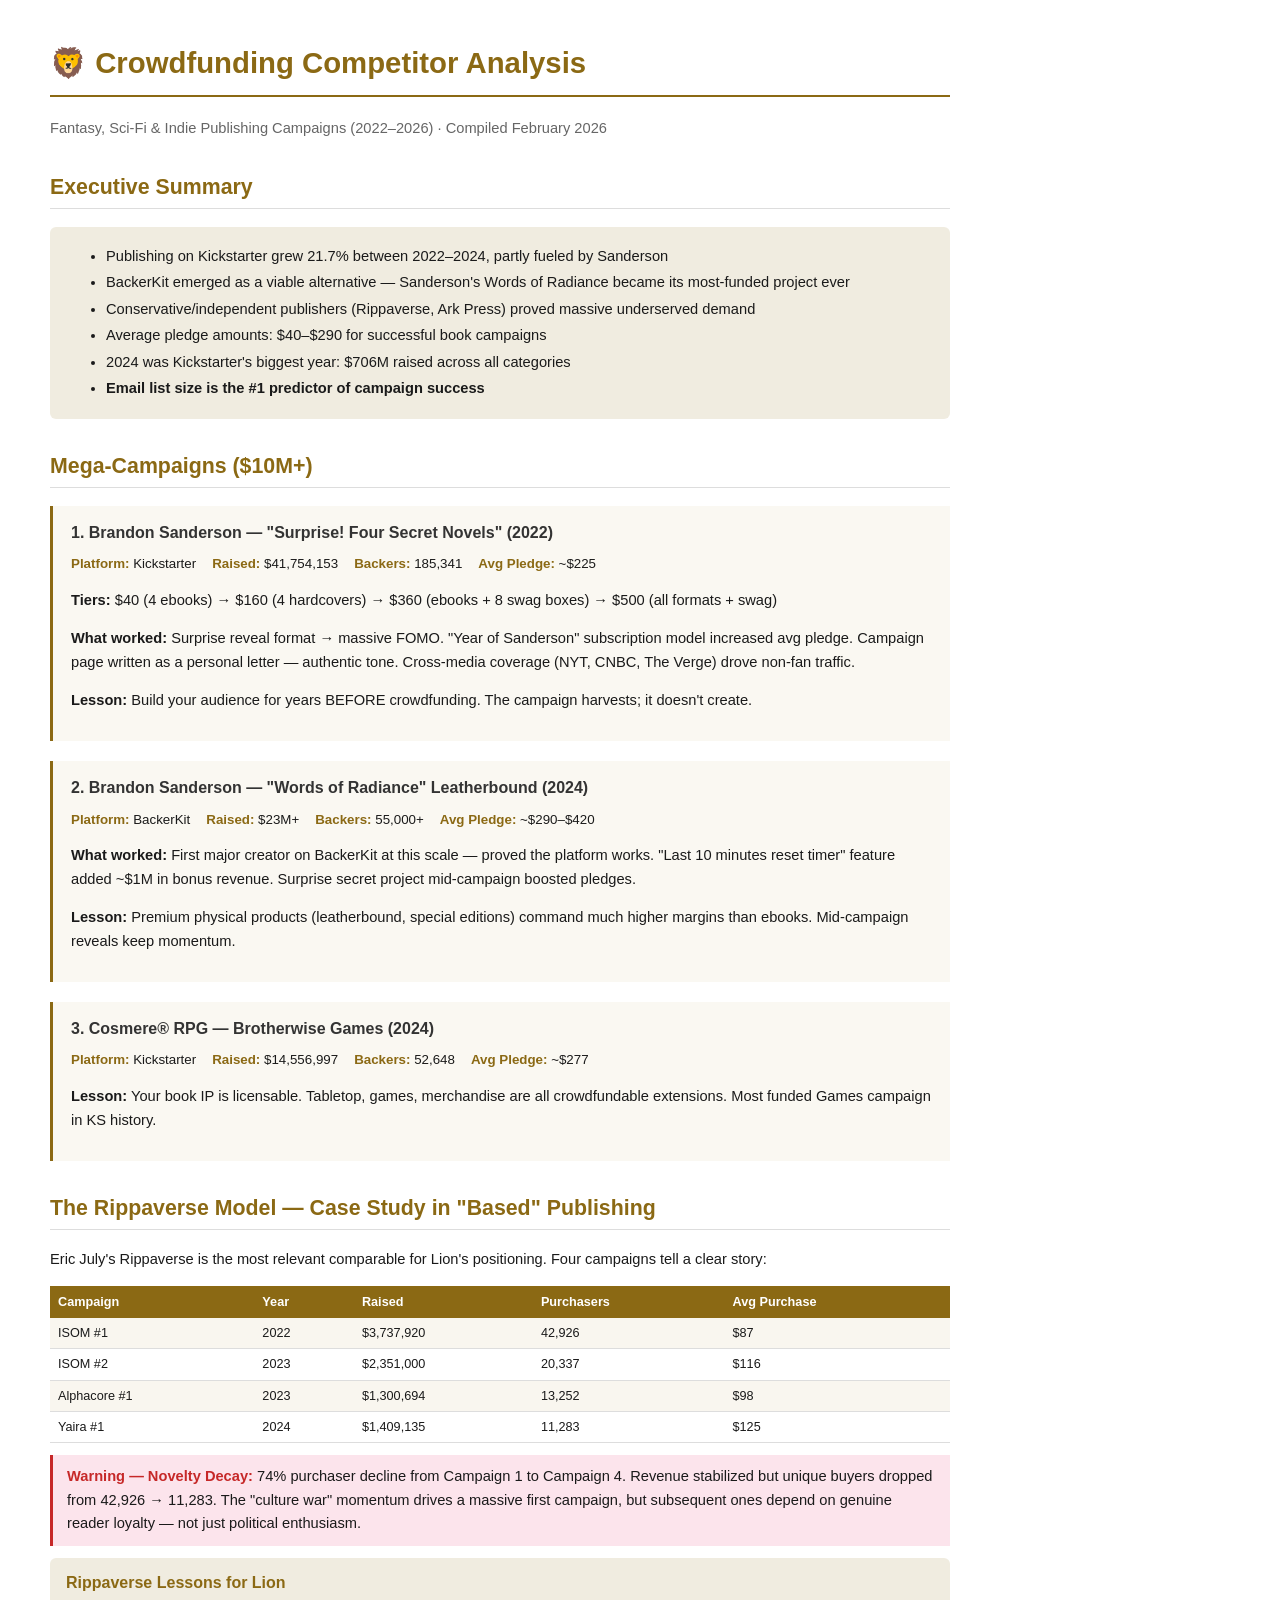
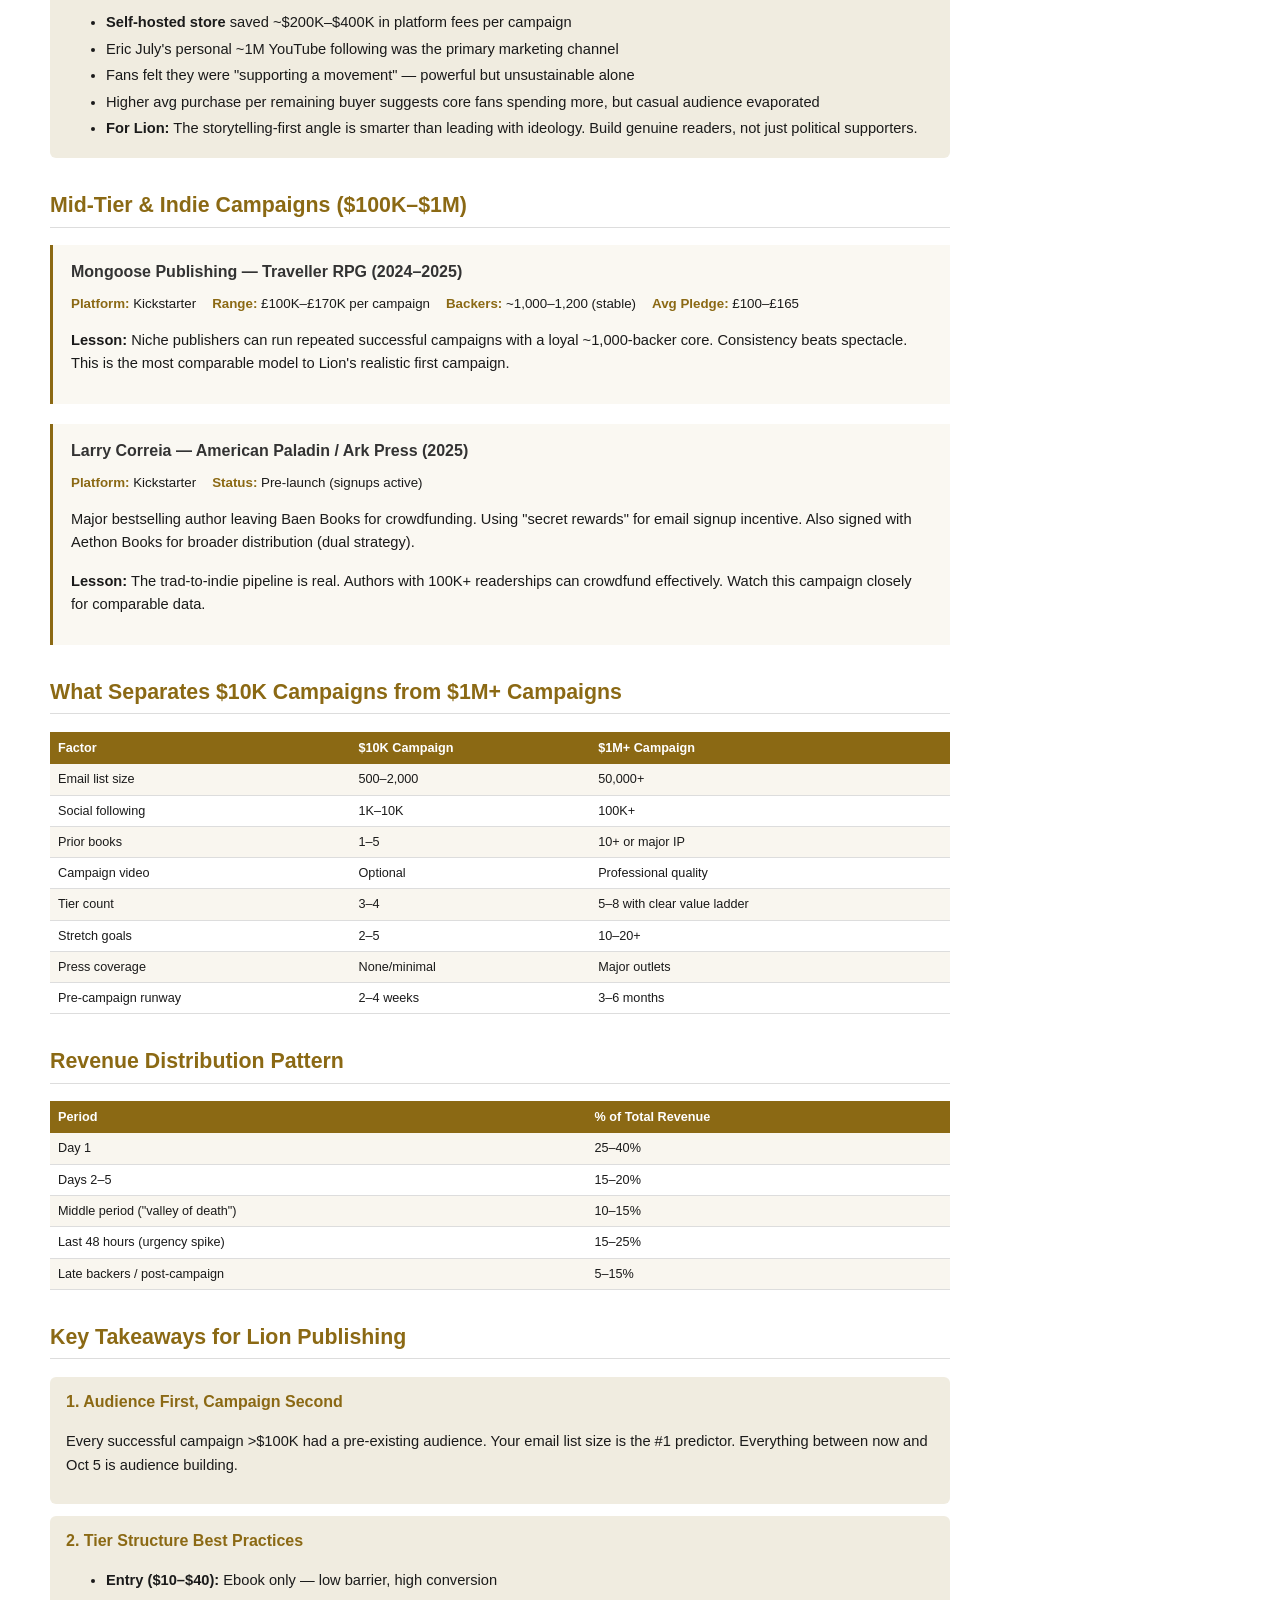
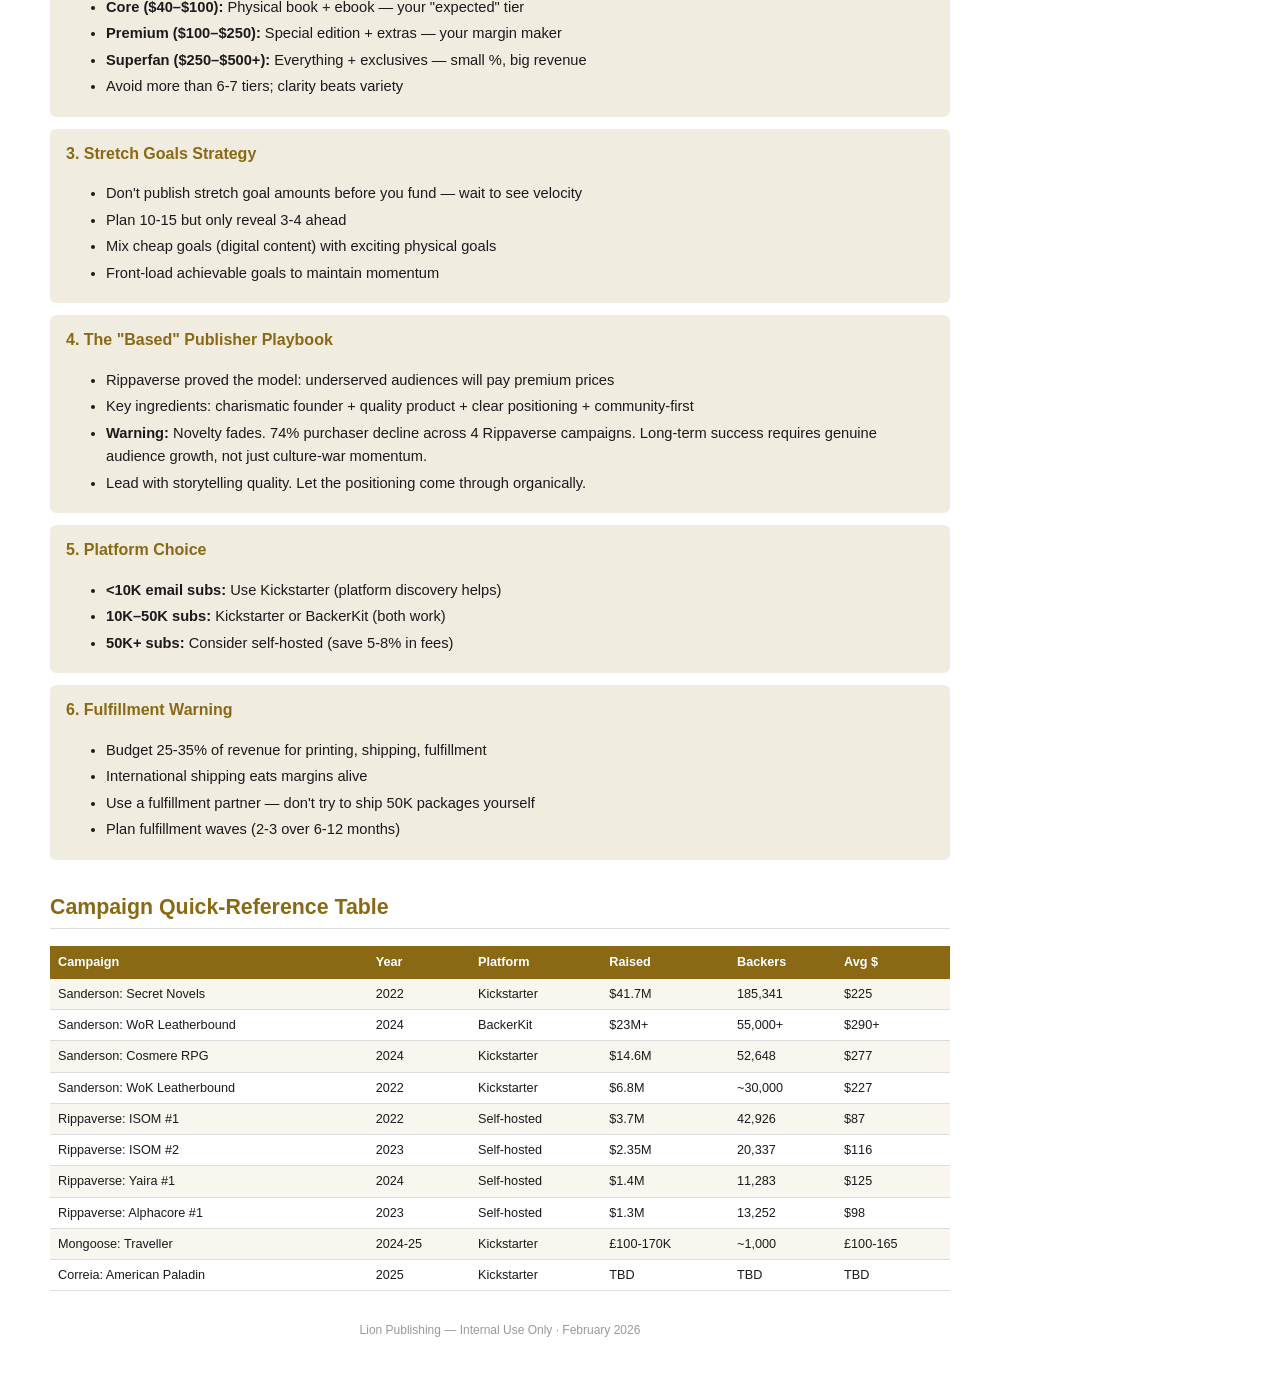
<file: competitor-analysis.html>
<!DOCTYPE html>
<html><head><meta charset="utf-8">
<title>Lion Publishing — Crowdfunding Competitor Analysis</title>
<style>
  body { font-family: 'Helvetica Neue', Helvetica, Arial, sans-serif; margin: 40px 50px; color: #1a1a1a; font-size: 11pt; line-height: 1.6; max-width: 900px; }
  h1 { color: #8B6914; font-size: 22pt; border-bottom: 2px solid #8B6914; padding-bottom: 8px; }
  h2 { color: #8B6914; font-size: 16pt; border-bottom: 1px solid #ddd; padding-bottom: 4px; margin-top: 30px; }
  h3 { color: #333; font-size: 12pt; margin-top: 18px; }
  .campaign { margin-bottom: 20px; padding: 14px 18px; background: #faf8f2; border-left: 3px solid #8B6914; page-break-inside: avoid; }
  .campaign h3 { margin-top: 0; margin-bottom: 4px; }
  .stats { display: flex; flex-wrap: wrap; gap: 16px; margin: 8px 0; }
  .stat { font-size: 10pt; }
  .stat strong { color: #8B6914; }
  table { border-collapse: collapse; width: 100%; margin: 12px 0; font-size: 9.5pt; }
  th { background: #8B6914; color: white; padding: 6px 8px; text-align: left; }
  td { padding: 5px 8px; border-bottom: 1px solid #ddd; }
  tr:nth-child(even) { background: #f9f6ef; }
  .insight { background: #f0ece0; padding: 12px 16px; border-radius: 6px; margin: 12px 0; page-break-inside: avoid; }
  .insight h3 { color: #8B6914; margin-top: 0; }
  .warning { background: #fce4ec; border-left: 3px solid #c62828; padding: 10px 14px; margin: 10px 0; }
  .warning strong { color: #c62828; }
  blockquote { border-left: 3px solid #8B6914; margin: 10px 0; padding: 8px 16px; background: #f5f5f0; color: #555; font-style: italic; }
  hr { border: none; border-top: 1px solid #ddd; margin: 20px 0; }
  ul { margin: 6px 0; }
  li { margin: 3px 0; }
  @media print { .campaign, .insight { break-inside: avoid; } }
</style>
</head><body>

<h1>🦁 Crowdfunding Competitor Analysis</h1>
<p style="color:#666;">Fantasy, Sci-Fi & Indie Publishing Campaigns (2022–2026) · Compiled February 2026</p>

<h2>Executive Summary</h2>
<div class="insight">
<ul>
<li>Publishing on Kickstarter grew 21.7% between 2022–2024, partly fueled by Sanderson</li>
<li>BackerKit emerged as a viable alternative — Sanderson's Words of Radiance became its most-funded project ever</li>
<li>Conservative/independent publishers (Rippaverse, Ark Press) proved massive underserved demand</li>
<li>Average pledge amounts: $40–$290 for successful book campaigns</li>
<li>2024 was Kickstarter's biggest year: $706M raised across all categories</li>
<li><strong>Email list size is the #1 predictor of campaign success</strong></li>
</ul>
</div>

<h2>Mega-Campaigns ($10M+)</h2>

<div class="campaign">
<h3>1. Brandon Sanderson — "Surprise! Four Secret Novels" (2022)</h3>
<div class="stats">
<span class="stat"><strong>Platform:</strong> Kickstarter</span>
<span class="stat"><strong>Raised:</strong> $41,754,153</span>
<span class="stat"><strong>Backers:</strong> 185,341</span>
<span class="stat"><strong>Avg Pledge:</strong> ~$225</span>
</div>
<p><strong>Tiers:</strong> $40 (4 ebooks) → $160 (4 hardcovers) → $360 (ebooks + 8 swag boxes) → $500 (all formats + swag)</p>
<p><strong>What worked:</strong> Surprise reveal format → massive FOMO. "Year of Sanderson" subscription model increased avg pledge. Campaign page written as a personal letter — authentic tone. Cross-media coverage (NYT, CNBC, The Verge) drove non-fan traffic.</p>
<p><strong>Lesson:</strong> Build your audience for years BEFORE crowdfunding. The campaign harvests; it doesn't create.</p>
</div>

<div class="campaign">
<h3>2. Brandon Sanderson — "Words of Radiance" Leatherbound (2024)</h3>
<div class="stats">
<span class="stat"><strong>Platform:</strong> BackerKit</span>
<span class="stat"><strong>Raised:</strong> $23M+</span>
<span class="stat"><strong>Backers:</strong> 55,000+</span>
<span class="stat"><strong>Avg Pledge:</strong> ~$290–$420</span>
</div>
<p><strong>What worked:</strong> First major creator on BackerKit at this scale — proved the platform works. "Last 10 minutes reset timer" feature added ~$1M in bonus revenue. Surprise secret project mid-campaign boosted pledges.</p>
<p><strong>Lesson:</strong> Premium physical products (leatherbound, special editions) command much higher margins than ebooks. Mid-campaign reveals keep momentum.</p>
</div>

<div class="campaign">
<h3>3. Cosmere® RPG — Brotherwise Games (2024)</h3>
<div class="stats">
<span class="stat"><strong>Platform:</strong> Kickstarter</span>
<span class="stat"><strong>Raised:</strong> $14,556,997</span>
<span class="stat"><strong>Backers:</strong> 52,648</span>
<span class="stat"><strong>Avg Pledge:</strong> ~$277</span>
</div>
<p><strong>Lesson:</strong> Your book IP is licensable. Tabletop, games, merchandise are all crowdfundable extensions. Most funded Games campaign in KS history.</p>
</div>

<h2>The Rippaverse Model — Case Study in "Based" Publishing</h2>

<p>Eric July's Rippaverse is the most relevant comparable for Lion's positioning. Four campaigns tell a clear story:</p>

<table>
<tr><th>Campaign</th><th>Year</th><th>Raised</th><th>Purchasers</th><th>Avg Purchase</th></tr>
<tr><td>ISOM #1</td><td>2022</td><td>$3,737,920</td><td>42,926</td><td>$87</td></tr>
<tr><td>ISOM #2</td><td>2023</td><td>$2,351,000</td><td>20,337</td><td>$116</td></tr>
<tr><td>Alphacore #1</td><td>2023</td><td>$1,300,694</td><td>13,252</td><td>$98</td></tr>
<tr><td>Yaira #1</td><td>2024</td><td>$1,409,135</td><td>11,283</td><td>$125</td></tr>
</table>

<div class="warning">
<strong>Warning — Novelty Decay:</strong> 74% purchaser decline from Campaign 1 to Campaign 4. Revenue stabilized but unique buyers dropped from 42,926 → 11,283. The "culture war" momentum drives a massive first campaign, but subsequent ones depend on genuine reader loyalty — not just political enthusiasm.
</div>

<div class="insight">
<h3>Rippaverse Lessons for Lion</h3>
<ul>
<li><strong>Self-hosted store</strong> saved ~$200K–$400K in platform fees per campaign</li>
<li>Eric July's personal ~1M YouTube following was the primary marketing channel</li>
<li>Fans felt they were "supporting a movement" — powerful but unsustainable alone</li>
<li>Higher avg purchase per remaining buyer suggests core fans spending more, but casual audience evaporated</li>
<li><strong>For Lion:</strong> The storytelling-first angle is smarter than leading with ideology. Build genuine readers, not just political supporters.</li>
</ul>
</div>

<h2>Mid-Tier & Indie Campaigns ($100K–$1M)</h2>

<div class="campaign">
<h3>Mongoose Publishing — Traveller RPG (2024–2025)</h3>
<div class="stats">
<span class="stat"><strong>Platform:</strong> Kickstarter</span>
<span class="stat"><strong>Range:</strong> £100K–£170K per campaign</span>
<span class="stat"><strong>Backers:</strong> ~1,000–1,200 (stable)</span>
<span class="stat"><strong>Avg Pledge:</strong> £100–£165</span>
</div>
<p><strong>Lesson:</strong> Niche publishers can run repeated successful campaigns with a loyal ~1,000-backer core. Consistency beats spectacle. This is the most comparable model to Lion's realistic first campaign.</p>
</div>

<div class="campaign">
<h3>Larry Correia — American Paladin / Ark Press (2025)</h3>
<div class="stats">
<span class="stat"><strong>Platform:</strong> Kickstarter</span>
<span class="stat"><strong>Status:</strong> Pre-launch (signups active)</span>
</div>
<p>Major bestselling author leaving Baen Books for crowdfunding. Using "secret rewards" for email signup incentive. Also signed with Aethon Books for broader distribution (dual strategy).</p>
<p><strong>Lesson:</strong> The trad-to-indie pipeline is real. Authors with 100K+ readerships can crowdfund effectively. Watch this campaign closely for comparable data.</p>
</div>

<h2>What Separates $10K Campaigns from $1M+ Campaigns</h2>

<table>
<tr><th>Factor</th><th>$10K Campaign</th><th>$1M+ Campaign</th></tr>
<tr><td>Email list size</td><td>500–2,000</td><td>50,000+</td></tr>
<tr><td>Social following</td><td>1K–10K</td><td>100K+</td></tr>
<tr><td>Prior books</td><td>1–5</td><td>10+ or major IP</td></tr>
<tr><td>Campaign video</td><td>Optional</td><td>Professional quality</td></tr>
<tr><td>Tier count</td><td>3–4</td><td>5–8 with clear value ladder</td></tr>
<tr><td>Stretch goals</td><td>2–5</td><td>10–20+</td></tr>
<tr><td>Press coverage</td><td>None/minimal</td><td>Major outlets</td></tr>
<tr><td>Pre-campaign runway</td><td>2–4 weeks</td><td>3–6 months</td></tr>
</table>

<h2>Revenue Distribution Pattern</h2>
<table>
<tr><th>Period</th><th>% of Total Revenue</th></tr>
<tr><td>Day 1</td><td>25–40%</td></tr>
<tr><td>Days 2–5</td><td>15–20%</td></tr>
<tr><td>Middle period ("valley of death")</td><td>10–15%</td></tr>
<tr><td>Last 48 hours (urgency spike)</td><td>15–25%</td></tr>
<tr><td>Late backers / post-campaign</td><td>5–15%</td></tr>
</table>

<h2>Key Takeaways for Lion Publishing</h2>

<div class="insight">
<h3>1. Audience First, Campaign Second</h3>
<p>Every successful campaign >$100K had a pre-existing audience. Your email list size is the #1 predictor. Everything between now and Oct 5 is audience building.</p>
</div>

<div class="insight">
<h3>2. Tier Structure Best Practices</h3>
<ul>
<li><strong>Entry ($10–$40):</strong> Ebook only — low barrier, high conversion</li>
<li><strong>Core ($40–$100):</strong> Physical book + ebook — your "expected" tier</li>
<li><strong>Premium ($100–$250):</strong> Special edition + extras — your margin maker</li>
<li><strong>Superfan ($250–$500+):</strong> Everything + exclusives — small %, big revenue</li>
<li>Avoid more than 6-7 tiers; clarity beats variety</li>
</ul>
</div>

<div class="insight">
<h3>3. Stretch Goals Strategy</h3>
<ul>
<li>Don't publish stretch goal amounts before you fund — wait to see velocity</li>
<li>Plan 10-15 but only reveal 3-4 ahead</li>
<li>Mix cheap goals (digital content) with exciting physical goals</li>
<li>Front-load achievable goals to maintain momentum</li>
</ul>
</div>

<div class="insight">
<h3>4. The "Based" Publisher Playbook</h3>
<ul>
<li>Rippaverse proved the model: underserved audiences will pay premium prices</li>
<li>Key ingredients: charismatic founder + quality product + clear positioning + community-first</li>
<li><strong>Warning:</strong> Novelty fades. 74% purchaser decline across 4 Rippaverse campaigns. Long-term success requires genuine audience growth, not just culture-war momentum.</li>
<li>Lead with storytelling quality. Let the positioning come through organically.</li>
</ul>
</div>

<div class="insight">
<h3>5. Platform Choice</h3>
<ul>
<li><strong>&lt;10K email subs:</strong> Use Kickstarter (platform discovery helps)</li>
<li><strong>10K–50K subs:</strong> Kickstarter or BackerKit (both work)</li>
<li><strong>50K+ subs:</strong> Consider self-hosted (save 5-8% in fees)</li>
</ul>
</div>

<div class="insight">
<h3>6. Fulfillment Warning</h3>
<ul>
<li>Budget 25-35% of revenue for printing, shipping, fulfillment</li>
<li>International shipping eats margins alive</li>
<li>Use a fulfillment partner — don't try to ship 50K packages yourself</li>
<li>Plan fulfillment waves (2-3 over 6-12 months)</li>
</ul>
</div>

<h2>Campaign Quick-Reference Table</h2>
<table>
<tr><th>Campaign</th><th>Year</th><th>Platform</th><th>Raised</th><th>Backers</th><th>Avg $</th></tr>
<tr><td>Sanderson: Secret Novels</td><td>2022</td><td>Kickstarter</td><td>$41.7M</td><td>185,341</td><td>$225</td></tr>
<tr><td>Sanderson: WoR Leatherbound</td><td>2024</td><td>BackerKit</td><td>$23M+</td><td>55,000+</td><td>$290+</td></tr>
<tr><td>Sanderson: Cosmere RPG</td><td>2024</td><td>Kickstarter</td><td>$14.6M</td><td>52,648</td><td>$277</td></tr>
<tr><td>Sanderson: WoK Leatherbound</td><td>2022</td><td>Kickstarter</td><td>$6.8M</td><td>~30,000</td><td>$227</td></tr>
<tr><td>Rippaverse: ISOM #1</td><td>2022</td><td>Self-hosted</td><td>$3.7M</td><td>42,926</td><td>$87</td></tr>
<tr><td>Rippaverse: ISOM #2</td><td>2023</td><td>Self-hosted</td><td>$2.35M</td><td>20,337</td><td>$116</td></tr>
<tr><td>Rippaverse: Yaira #1</td><td>2024</td><td>Self-hosted</td><td>$1.4M</td><td>11,283</td><td>$125</td></tr>
<tr><td>Rippaverse: Alphacore #1</td><td>2023</td><td>Self-hosted</td><td>$1.3M</td><td>13,252</td><td>$98</td></tr>
<tr><td>Mongoose: Traveller</td><td>2024-25</td><td>Kickstarter</td><td>£100-170K</td><td>~1,000</td><td>£100-165</td></tr>
<tr><td>Correia: American Paladin</td><td>2025</td><td>Kickstarter</td><td>TBD</td><td>TBD</td><td>TBD</td></tr>
</table>

<p style="text-align:center; color:#999; margin-top:30px; font-size:9pt;">Lion Publishing — Internal Use Only · February 2026</p>
</body></html>
</file>
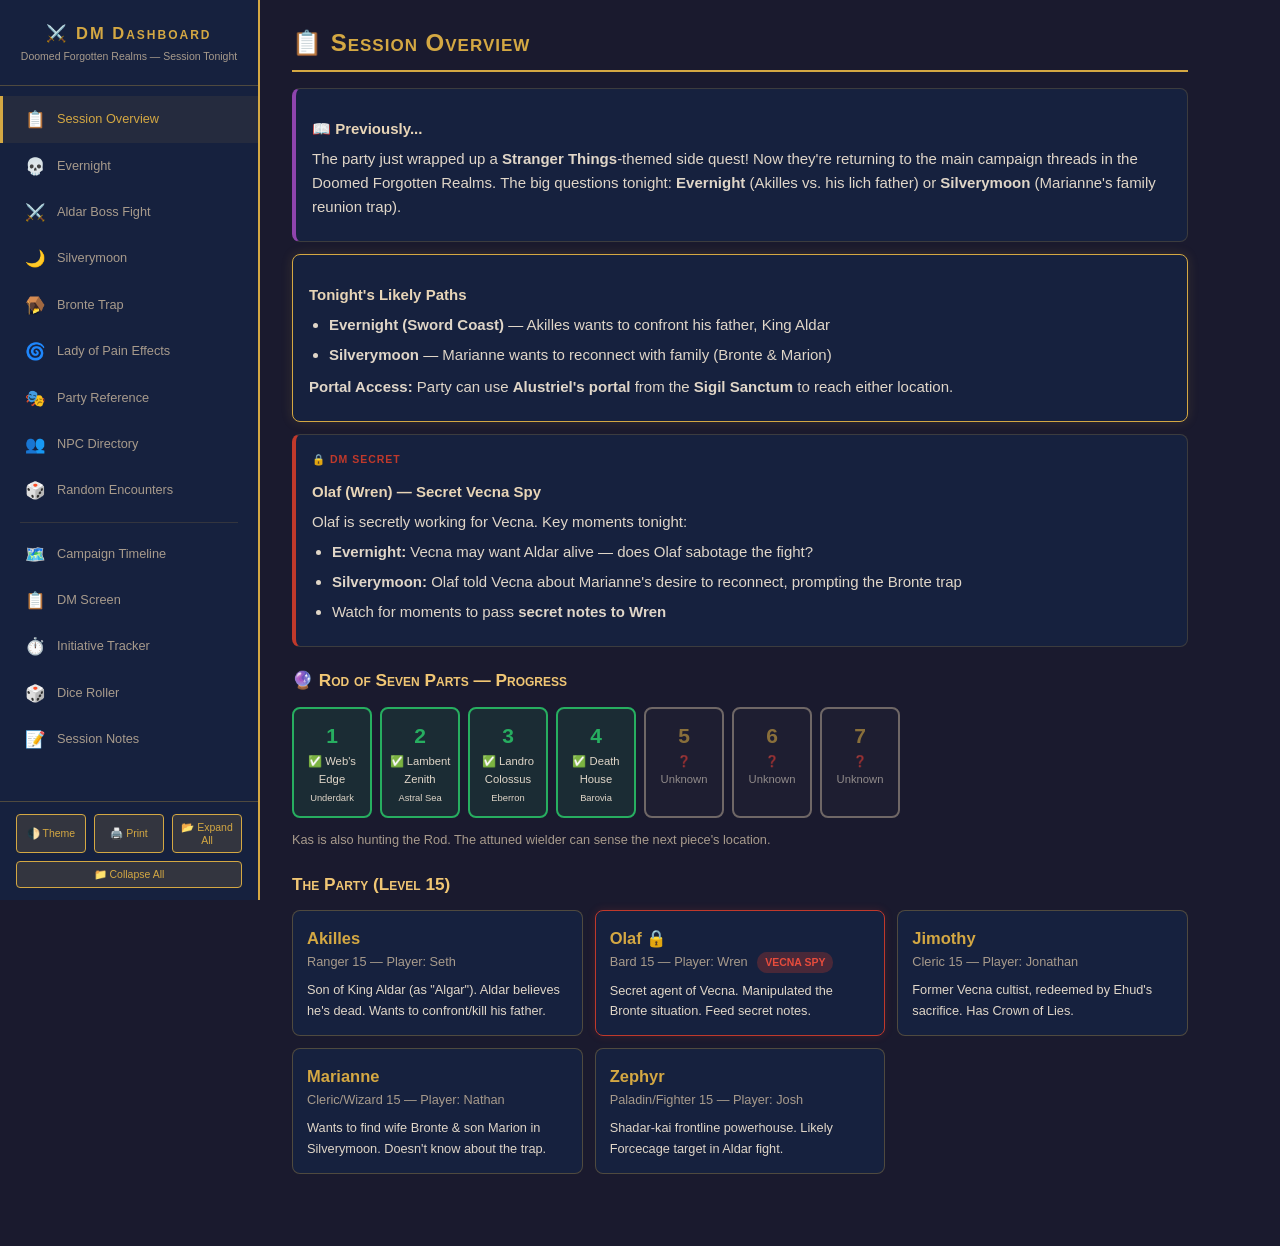
<file: dnd-dashboard-original.html>
<!DOCTYPE html>
<html lang="en">
<head>
<meta charset="UTF-8">
<meta name="viewport" content="width=device-width, initial-scale=1.0">
<title>DM Dashboard — Doomed Forgotten Realms</title>
<style>
*{margin:0;padding:0;box-sizing:border-box}
:root{
--bg:#1a1a2e;--bg2:#16213e;--bg3:#0f3460;
--gold:#d4a843;--gold2:#f0c674;--parchment:#e8d5b7;
--text:#e0d6c8;--text2:#a89b8c;--red:#c0392b;--green:#27ae60;
--sidebar-w:260px;--transition:0.3s ease;
}
html{font-size:15px;scroll-behavior:smooth}
body{font-family:'Segoe UI',Tahoma,Geneva,Verdana,sans-serif;background:var(--bg);color:var(--text);display:flex;min-height:100vh;line-height:1.6}
body.light{--bg:#f5f0e8;--bg2:#ece4d4;--bg3:#d4c8b0;--text:#2c2416;--text2:#5a4e3e;--gold:#8b6914;--gold2:#a67c00;--parchment:#fff8ee}
::-webkit-scrollbar{width:8px}::-webkit-scrollbar-track{background:var(--bg)}::-webkit-scrollbar-thumb{background:var(--gold);border-radius:4px}
#sidebar{width:var(--sidebar-w);min-width:var(--sidebar-w);background:var(--bg2);border-right:2px solid var(--gold);display:flex;flex-direction:column;position:fixed;height:100vh;z-index:100;transition:transform var(--transition)}
#sidebar .logo{padding:20px 16px;text-align:center;border-bottom:1px solid rgba(212,168,67,.3)}
#sidebar .logo h1{font-size:1.1rem;color:var(--gold);font-variant:small-caps;letter-spacing:2px}
#sidebar .logo .subtitle{font-size:.7rem;color:var(--text2);margin-top:2px}
#sidebar nav{flex:1;overflow-y:auto;padding:10px 0}
#sidebar nav a{display:flex;align-items:center;gap:10px;padding:10px 20px;color:var(--text2);text-decoration:none;font-size:.85rem;border-left:3px solid transparent;transition:all var(--transition)}
#sidebar nav a:hover,#sidebar nav a.active{color:var(--gold);background:rgba(212,168,67,.08);border-left-color:var(--gold)}
#sidebar nav a .icon{font-size:1.1rem;width:24px;text-align:center}
#sidebar nav .nav-divider{height:1px;background:rgba(212,168,67,.15);margin:8px 20px}
#sidebar .controls{padding:12px 16px;border-top:1px solid rgba(212,168,67,.3);display:flex;gap:8px;flex-wrap:wrap}
#sidebar .controls button{flex:1;padding:6px 8px;background:rgba(212,168,67,.15);border:1px solid var(--gold);color:var(--gold);border-radius:4px;cursor:pointer;font-size:.7rem;transition:all var(--transition)}
#sidebar .controls button:hover{background:var(--gold);color:var(--bg)}
#main{margin-left:var(--sidebar-w);flex:1;padding:24px 32px 60px;max-width:960px}
.page{display:none}.page.active{display:block}
h2{color:var(--gold);font-size:1.6rem;font-variant:small-caps;letter-spacing:1px;border-bottom:2px solid var(--gold);padding-bottom:8px;margin-bottom:16px}
h3{color:var(--gold2);font-size:1.15rem;margin:20px 0 8px;font-variant:small-caps}
h4{color:var(--parchment);margin:12px 0 6px}
p,li{color:var(--text);margin-bottom:6px}
ul,ol{padding-left:20px}
.card{background:var(--bg2);border:1px solid rgba(212,168,67,.2);border-radius:8px;padding:16px;margin:12px 0}
.card.highlight{border-color:var(--gold);box-shadow:0 0 12px rgba(212,168,67,.15);animation:glowPulse 3s ease-in-out infinite}
@keyframes glowPulse{0%,100%{box-shadow:0 0 8px rgba(212,168,67,.1)}50%{box-shadow:0 0 20px rgba(212,168,67,.25)}}
.card.danger{border-color:var(--red);background:rgba(192,57,43,.08)}
.card.secret{border-left:4px solid var(--red)}
.card.secret::before{content:'🔒 DM SECRET';display:block;color:var(--red);font-size:.7rem;font-weight:700;margin-bottom:6px;letter-spacing:1px}
.card.atmosphere{border-left:4px solid #8e44ad;background:rgba(142,68,173,.08)}
.card.atmosphere::before{content:'🎵 ATMOSPHERE';display:block;color:#8e44ad;font-size:.7rem;font-weight:700;margin-bottom:6px;letter-spacing:1px}
.collapsible{margin:10px 0}
.collapsible-header{display:flex;align-items:center;gap:8px;padding:10px 14px;background:rgba(212,168,67,.1);border:1px solid rgba(212,168,67,.25);border-radius:6px;cursor:pointer;color:var(--gold);font-weight:600;font-size:.95rem;user-select:none;transition:all var(--transition)}
.collapsible-header:hover{background:rgba(212,168,67,.2)}
.collapsible-header::before{content:'▶';font-size:.7rem;transition:transform var(--transition);display:inline-block;width:14px}
.collapsible.open .collapsible-header::before{transform:rotate(90deg)}
.collapsible-body{max-height:0;overflow:hidden;transition:max-height .4s ease}
.collapsible.open .collapsible-body{max-height:5000px}
.collapsible-body-inner{padding:12px 14px}
.stat-block{background:linear-gradient(135deg,rgba(232,213,183,.08),rgba(212,168,67,.05));border:2px solid var(--gold);border-radius:8px;padding:16px;margin:12px 0;font-size:.88rem}
.stat-block .name{font-size:1.2rem;color:var(--gold);font-weight:700;font-variant:small-caps}
.stat-block .type{font-style:italic;color:var(--text2);font-size:.8rem}
.stat-block hr{border:none;border-top:1px solid var(--gold);margin:8px 0;opacity:.4}
.stat-block .stat-row{display:flex;gap:16px;flex-wrap:wrap;margin:6px 0}
.stat-block .stat-row span{min-width:60px}
.stat-block .label{color:var(--gold2);font-weight:600}
.party-grid{display:grid;grid-template-columns:repeat(auto-fill,minmax(260px,1fr));gap:12px;margin:12px 0}
.pc-card{background:var(--bg2);border:1px solid rgba(212,168,67,.3);border-radius:8px;padding:14px;position:relative}
.pc-card .pc-name{font-size:1.1rem;color:var(--gold);font-weight:700}
.pc-card .pc-class{color:var(--text2);font-size:.85rem}
.pc-card .pc-hooks{margin-top:8px;font-size:.85rem}
.pc-card.spy{border-color:var(--red);box-shadow:0 0 8px rgba(192,57,43,.2)}
table{width:100%;border-collapse:collapse;margin:12px 0;font-size:.88rem}
th{background:rgba(212,168,67,.15);color:var(--gold);text-align:left;padding:8px 10px;border-bottom:2px solid var(--gold)}
td{padding:8px 10px;border-bottom:1px solid rgba(212,168,67,.1)}
tr:hover td{background:rgba(212,168,67,.05)}
.badge{display:inline-block;padding:2px 8px;border-radius:10px;font-size:.7rem;font-weight:700;margin-left:6px}
.badge-red{background:rgba(192,57,43,.3);color:#e74c3c}
.badge-green{background:rgba(39,174,96,.3);color:#2ecc71}
.badge-gold{background:rgba(212,168,67,.3);color:var(--gold)}
.badge-purple{background:rgba(142,68,173,.3);color:#a569bd}
/* Rod tracker */
.rod-tracker{display:flex;gap:8px;flex-wrap:wrap;margin:12px 0}
.rod-piece{width:80px;text-align:center;padding:10px 6px;border-radius:8px;font-size:.75rem;border:2px solid rgba(212,168,67,.3)}
.rod-piece.found{border-color:var(--green);background:rgba(39,174,96,.12)}
.rod-piece.unknown{border-color:var(--text2);background:rgba(100,100,100,.1);opacity:.6}
.rod-piece .rod-num{font-size:1.4rem;font-weight:700;color:var(--gold)}
.rod-piece.found .rod-num{color:var(--green)}
/* Dice roller */
.dice-btn{padding:10px 16px;background:rgba(212,168,67,.15);border:2px solid var(--gold);color:var(--gold);border-radius:8px;cursor:pointer;font-size:1rem;font-weight:700;transition:all var(--transition);min-width:60px}
.dice-btn:hover{background:var(--gold);color:var(--bg);transform:scale(1.05)}
.dice-btn:active{transform:scale(.95)}
.roll-result{font-size:2.5rem;color:var(--gold);font-weight:700;text-align:center;padding:20px;animation:rollIn .3s ease}
@keyframes rollIn{from{transform:scale(0) rotate(180deg);opacity:0}to{transform:scale(1) rotate(0);opacity:1}}
.roll-history{max-height:300px;overflow-y:auto;font-size:.82rem}
.roll-history div{padding:4px 8px;border-bottom:1px solid rgba(212,168,67,.1)}
/* Session notes */
#session-notes-area{width:100%;min-height:400px;background:var(--bg);border:1px solid rgba(212,168,67,.3);color:var(--text);padding:12px;border-radius:8px;font-family:inherit;font-size:.9rem;line-height:1.6;resize:vertical}
/* Initiative improvements */
.cond-badge{display:inline-block;padding:1px 6px;border-radius:8px;font-size:.65rem;cursor:pointer;margin:1px;border:1px solid;opacity:.4;transition:all .2s}
.cond-badge.active{opacity:1}
.cond-badge-frightened{border-color:#9b59b6;color:#9b59b6}.cond-badge-frightened.active{background:rgba(155,89,182,.3)}
.cond-badge-poisoned{border-color:#27ae60;color:#27ae60}.cond-badge-poisoned.active{background:rgba(39,174,96,.3)}
.cond-badge-prone{border-color:#e67e22;color:#e67e22}.cond-badge-prone.active{background:rgba(230,126,34,.3)}
.cond-badge-stunned{border-color:#f1c40f;color:#f1c40f}.cond-badge-stunned.active{background:rgba(241,196,15,.3)}
.cond-badge-blinded{border-color:#95a5a6;color:#95a5a6}.cond-badge-blinded.active{background:rgba(149,165,166,.3)}
.cond-badge-concentrating{border-color:#3498db;color:#3498db}.cond-badge-concentrating.active{background:rgba(52,152,219,.3)}
.cond-badge-charmed{border-color:#e91e63;color:#e91e63}.cond-badge-charmed.active{background:rgba(233,30,99,.3)}
.cond-badge-restrained{border-color:#795548;color:#a1887f}.cond-badge-restrained.active{background:rgba(121,85,72,.3)}
.cond-badge-incapacitated{border-color:#607d8b;color:#90a4ae}.cond-badge-incapacitated.active{background:rgba(96,125,139,.3)}
.dmg-heal-row{display:flex;gap:4px;align-items:center;margin-top:4px}
.dmg-heal-row input{width:50px;background:var(--bg);border:1px solid rgba(212,168,67,.3);color:var(--text);padding:2px 6px;border-radius:4px;text-align:center;font-size:.8rem}
.dmg-heal-row button{padding:2px 8px;border-radius:4px;cursor:pointer;font-size:.7rem;border:1px solid}
.btn-dmg{background:rgba(192,57,43,.2);border-color:var(--red)!important;color:var(--red)}
.btn-heal{background:rgba(39,174,96,.2);border-color:var(--green)!important;color:var(--green)}
/* DM Screen */
.dm-ref-grid{display:grid;grid-template-columns:1fr 1fr;gap:12px}
@media(max-width:768px){.dm-ref-grid{grid-template-columns:1fr}}
#menu-toggle{display:none;position:fixed;top:10px;left:10px;z-index:200;background:var(--bg2);border:1px solid var(--gold);color:var(--gold);padding:8px 12px;border-radius:4px;cursor:pointer;font-size:1.2rem}
@media(max-width:768px){#sidebar{transform:translateX(-100%)}#sidebar.open{transform:translateX(0)}#menu-toggle{display:block}#main{margin-left:0;padding:16px}.party-grid{grid-template-columns:1fr}}
@media print{#sidebar,#menu-toggle,.controls{display:none!important}#main{margin-left:0;max-width:100%}.page{display:block!important;page-break-after:always}.collapsible-body{max-height:none!important}body{background:#fff;color:#000}.card,.stat-block{border-color:#999;background:#f9f6f0}h2,h3,.stat-block .name,.stat-block .label{color:#333}}
</style>
</head>
<body>
<button id="menu-toggle" onclick="document.getElementById('sidebar').classList.toggle('open')">☰</button>
<div id="sidebar">
<div class="logo"><h1>⚔️ DM Dashboard</h1><div class="subtitle">Doomed Forgotten Realms — Session Tonight</div></div>
<nav id="nav">
<a href="#" data-page="overview" class="active"><span class="icon">📋</span> Session Overview</a>
<a href="#" data-page="evernight"><span class="icon">💀</span> Evernight</a>
<a href="#" data-page="aldar-fight"><span class="icon">⚔️</span> Aldar Boss Fight</a>
<a href="#" data-page="silverymoon"><span class="icon">🌙</span> Silverymoon</a>
<a href="#" data-page="bronte-trap"><span class="icon">🪤</span> Bronte Trap</a>
<a href="#" data-page="ripples"><span class="icon">🌀</span> Lady of Pain Effects</a>
<a href="#" data-page="party"><span class="icon">🎭</span> Party Reference</a>
<a href="#" data-page="npcs"><span class="icon">👥</span> NPC Directory</a>
<a href="#" data-page="encounters"><span class="icon">🎲</span> Random Encounters</a>
<div class="nav-divider"></div>
<a href="#" data-page="timeline"><span class="icon">🗺️</span> Campaign Timeline</a>
<a href="#" data-page="dm-screen"><span class="icon">📋</span> DM Screen</a>
<a href="#" data-page="initiative"><span class="icon">⏱️</span> Initiative Tracker</a>
<a href="#" data-page="dice"><span class="icon">🎲</span> Dice Roller</a>
<a href="#" data-page="notes"><span class="icon">📝</span> Session Notes</a>
</nav>
<div class="controls">
<button onclick="toggleTheme()">🌓 Theme</button>
<button onclick="window.print()">🖨️ Print</button>
<button onclick="expandAll()">📂 Expand All</button>
<button onclick="collapseAll()">📁 Collapse All</button>
</div>
</div>

<div id="main">

<!-- ==================== SESSION OVERVIEW ==================== -->
<div class="page active" id="page-overview">
<h2>📋 Session Overview</h2>

<div class="card" style="border-left:4px solid #8e44ad">
<h4>📖 Previously...</h4>
<p>The party just wrapped up a <strong>Stranger Things</strong>-themed side quest! Now they're returning to the main campaign threads in the Doomed Forgotten Realms. The big questions tonight: <strong>Evernight</strong> (Akilles vs. his lich father) or <strong>Silverymoon</strong> (Marianne's family reunion trap).</p>
</div>

<div class="card highlight">
<h4>Tonight's Likely Paths</h4>
<ul>
<li><strong>Evernight (Sword Coast)</strong> — Akilles wants to confront his father, King Aldar</li>
<li><strong>Silverymoon</strong> — Marianne wants to reconnect with family (Bronte &amp; Marion)</li>
</ul>
<p style="margin-top:8px"><strong>Portal Access:</strong> Party can use <strong>Alustriel's portal</strong> from the <strong>Sigil Sanctum</strong> to reach either location.</p>
</div>

<div class="card secret">
<h4>Olaf (Wren) — Secret Vecna Spy</h4>
<p>Olaf is secretly working for Vecna. Key moments tonight:</p>
<ul>
<li><strong>Evernight:</strong> Vecna may want Aldar alive — does Olaf sabotage the fight?</li>
<li><strong>Silverymoon:</strong> Olaf told Vecna about Marianne's desire to reconnect, prompting the Bronte trap</li>
<li>Watch for moments to pass <strong>secret notes to Wren</strong></li>
</ul>
</div>

<h3>🔮 Rod of Seven Parts — Progress</h3>
<div class="rod-tracker">
<div class="rod-piece found"><div class="rod-num">1</div>✅ Web's Edge<br><small>Underdark</small></div>
<div class="rod-piece found"><div class="rod-num">2</div>✅ Lambent Zenith<br><small>Astral Sea</small></div>
<div class="rod-piece found"><div class="rod-num">3</div>✅ Landro Colossus<br><small>Eberron</small></div>
<div class="rod-piece found"><div class="rod-num">4</div>✅ Death House<br><small>Barovia</small></div>
<div class="rod-piece unknown"><div class="rod-num">5</div>❓ Unknown</div>
<div class="rod-piece unknown"><div class="rod-num">6</div>❓ Unknown</div>
<div class="rod-piece unknown"><div class="rod-num">7</div>❓ Unknown</div>
</div>
<p style="font-size:.85rem;color:var(--text2)">Kas is also hunting the Rod. The attuned wielder can sense the next piece's location.</p>

<h3>The Party (Level 15)</h3>
<div class="party-grid">
<div class="pc-card"><div class="pc-name">Akilles</div><div class="pc-class">Ranger 15 — Player: Seth</div><div class="pc-hooks">Son of King Aldar (as "Algar"). Aldar believes he's dead. Wants to confront/kill his father.</div></div>
<div class="pc-card spy"><div class="pc-name">Olaf 🔒</div><div class="pc-class">Bard 15 — Player: Wren <span class="badge badge-red">VECNA SPY</span></div><div class="pc-hooks">Secret agent of Vecna. Manipulated the Bronte situation. Feed secret notes.</div></div>
<div class="pc-card"><div class="pc-name">Jimothy</div><div class="pc-class">Cleric 15 — Player: Jonathan</div><div class="pc-hooks">Former Vecna cultist, redeemed by Ehud's sacrifice. Has Crown of Lies.</div></div>
<div class="pc-card"><div class="pc-name">Marianne</div><div class="pc-class">Cleric/Wizard 15 — Player: Nathan</div><div class="pc-hooks">Wants to find wife Bronte &amp; son Marion in Silverymoon. Doesn't know about the trap.</div></div>
<div class="pc-card"><div class="pc-name">Zephyr</div><div class="pc-class">Paladin/Fighter 15 — Player: Josh</div><div class="pc-hooks">Shadar-kai frontline powerhouse. Likely Forcecage target in Aldar fight.</div></div>
</div>
</div>

<!-- ==================== EVERNIGHT ==================== -->
<div class="page" id="page-evernight">
<h2>💀 Evernight <span style="font-size:.8rem;color:var(--text2)">(formerly Neverwinter)</span></h2>

<div class="card atmosphere">
<p><strong>Mood:</strong> Oppressive, eerie, cold. Think Mordor meets gothic horror.</p>
<p><strong>Music suggestions:</strong> Dark ambient, low drones, occasional distant bells. Darkest Dungeon OST, Bloodborne ambient tracks.</p>
<p><strong>Sensory:</strong> Ash taste in air, perpetual twilight, cold that seeps into bones, distant wailing, faint necrotic hum.</p>
</div>

<div class="card">
<h4>🌑 Read Aloud</h4>
<p><em>The portal deposits you into perpetual twilight. Before you stretches a city that might once have been Neverwinter — but twisted, as if reflected in dark water. Buildings lean at wrong angles, their stone blackened. The air tastes of ash and old magic. Undead soldiers patrol openly, their armor bearing Vecna's eye. Citizens scurry past with downcast eyes, and you feel watched from every shadow.</em></p>
<p style="margin-top:8px"><em>Here and there, you notice something strange — cracks in the air itself, shimmering with warm golden light. Through one, you catch a fleeting glimpse of a sunlit street, flowers in window boxes, children laughing. Then it's gone, and the twilight closes back in.</em></p>
</div>

<div class="card" style="border-color:var(--gold2)">
<h4>🆕 Crevices of Dusk</h4>
<ul>
<li>Planar rifts from the Lady of Pain's return — show glimpses of "old" Neverwinter</li>
<li>Citizens confused and frightened by them</li>
<li>Cult enforcers actively suppressing knowledge — anyone caught staring gets questioned</li>
<li>Some merchants near the Dread Market are starting to <em>remember</em></li>
</ul>
</div>

<h3>Key Locations</h3>
<div class="collapsible">
<div class="collapsible-header">🏰 Castle Evernight (formerly Castle Never)</div>
<div class="collapsible-body"><div class="collapsible-body-inner">
<p>King Aldar's seat of power. Dark, imposing, crawling with undead guards and cult advisors.</p>
<ul>
<li>Throne room converted into a <strong>phylactery chamber</strong> (but the phylactery itself is NOT here)</li>
<li>Heavy guard: undead soldiers, wraiths, cult mages</li>
<li>Lair actions active in throne room (see Boss Fight page)</li>
<li>Captain Voss patrols the approach</li>
</ul>
</div></div>
</div>
<div class="collapsible">
<div class="collapsible-header">🏪 The Dread Market</div>
<div class="collapsible-body"><div class="collapsible-body-inner">
<p>Twisted bazaar. Best place for info gathering.</p>
<ul>
<li>Cult informants watch for suspicious behavior</li>
<li>Some merchants near Crevices remembering "before"</li>
<li><strong>Mireva</strong> can be found here</li>
</ul>
</div></div>
</div>
<div class="collapsible">
<div class="collapsible-header">⚰️ The Boneyard (formerly Neverdeath Graveyard)</div>
<div class="collapsible-body"><div class="collapsible-body-inner">
<p>Where the party disrupted the ritual in Session 1. Now a major cult site.</p>
<ul>
<li>Ritual circle still pulses with necrotic energy</li>
<li>Heavy cult presence — dangerous to approach openly</li>
<li>Party would be recognized here</li>
</ul>
</div></div>
</div>
<div class="collapsible">
<div class="collapsible-header">⚓ The Docks</div>
<div class="collapsible-body"><div class="collapsible-body-inner">
<p>Functioning but controlled. All ships inspected. Could be an escape route. Smugglers exist but are very cautious.</p>
</div></div>
</div>
<div class="collapsible">
<div class="collapsible-header">⛪ The Undercroft (Temple of Tyr ruins)</div>
<div class="collapsible-body"><div class="collapsible-body-inner">
<p>Resistance hideout beneath the old Temple of Tyr.</p>
<ul>
<li><strong>Brother Solace</strong> operates from here</li>
<li>Hidden entrance through collapsed crypt</li>
<li>Small cell: 8-12 members</li>
<li>DC 15 Persuasion or proof of opposing Vecna to gain trust</li>
</ul>
</div></div>
</div>

<h3>NPCs</h3>
<div class="collapsible">
<div class="collapsible-header">👑 King Aldar — Lich Lord</div>
<div class="collapsible-body"><div class="collapsible-body-inner">
<p><strong>Alignment:</strong> LE | Believes Akilles/Algar is dead | Arrogant, cruel, calculating</p>
<p><strong>RP Hook:</strong> If Akilles reveals himself — <em>"My son is DEAD. What trick is this?"</em></p>
<p>Full stat block on the <strong>Boss Fight</strong> page.</p>
</div></div>
</div>
<div class="collapsible">
<div class="collapsible-header">⚔️ Captain Voss — Death Knight (CR 17)</div>
<div class="collapsible-body"><div class="collapsible-body-inner">
<p>HP: 180 | AC: 20 | Hellfire Orb: 20d6 fire, DC 18 Dex half</p>
<p>Fiercely loyal to Aldar. Fights tactically — targets healers first.</p>
</div></div>
</div>
<div class="collapsible">
<div class="collapsible-header">🔮 Mireva — Merchant</div>
<div class="collapsible-body"><div class="collapsible-body-inner">
<p>Seeing visions of "before" through Crevices. Terrified but could be an ally.</p>
<p><strong>Knows:</strong> Castle layout (general), cult patrol schedules, Crevice locations</p>
<p><strong>DC 13 Persuasion</strong> to get her to talk</p>
</div></div>
</div>
<div class="collapsible">
<div class="collapsible-header">🙏 Brother Solace — Resistance</div>
<div class="collapsible-body"><div class="collapsible-body-inner">
<p>Secret resistance member posing as Vecna cult priest. Operates from the Undercroft.</p>
<p>Can provide: safe house, local intelligence, healing supplies. Won't trust easily.</p>
</div></div>
</div>
</div>

<!-- ==================== ALDAR BOSS FIGHT ==================== -->
<div class="page" id="page-aldar-fight">
<h2>⚔️ The Aldar Boss Fight</h2>
<p style="margin-bottom:12px"><span class="badge badge-red">CR 18-19</span> <span class="badge badge-gold">5 Level-15 PCs</span> — This should be HARD.</p>

<div class="stat-block">
<div class="name">King Aldar, Lich Lord of the Sword Coast</div>
<div class="type">Medium undead, lawful evil</div>
<hr>
<div class="stat-row">
<span><span class="label">AC</span> 18</span>
<span><span class="label">HP</span> 225</span>
<span><span class="label">Speed</span> 30 ft.</span>
</div>
<hr>
<div class="stat-row">
<span><span class="label">STR</span> 11 (+0)</span>
<span><span class="label">DEX</span> 16 (+3)</span>
<span><span class="label">CON</span> 16 (+3)</span>
<span><span class="label">INT</span> 22 (+6)</span>
<span><span class="label">WIS</span> 14 (+2)</span>
<span><span class="label">CHA</span> 16 (+3)</span>
</div>
<hr>
<p><span class="label">Saving Throws:</span> Con +10, Int +13, Wis +9</p>
<p><span class="label">Damage Resistances:</span> Cold, Lightning, Necrotic</p>
<p><span class="label">Damage Immunities:</span> Poison; Bludgeoning, Piercing, Slashing from nonmagical attacks</p>
<p><span class="label">Condition Immunities:</span> Charmed, Exhaustion, Frightened, Paralyzed, Poisoned</p>
<p><span class="label">Senses:</span> Truesight 120 ft., passive Perception 19</p>
<hr>
<p><span class="label">Spellcasting:</span> 20th-level wizard (DC 21, +13 to hit)</p>
<p><strong>Cantrips:</strong> Chill Touch, Mage Hand, Prestidigitation, Ray of Frost</p>
<p><strong>1st (4):</strong> Detect Magic, Magic Missile, Shield, Thunderwave</p>
<p><strong>2nd (3):</strong> Detect Thoughts, Invisibility, Mirror Image</p>
<p><strong>3rd (3):</strong> Counterspell, Dispel Magic, Animate Dead</p>
<p><strong>4th (3):</strong> Blight, Dimension Door, Greater Invisibility</p>
<p><strong>5th (3):</strong> Cloudkill, Scrying, Wall of Force</p>
<p><strong>6th (2):</strong> Chain Lightning, Globe of Invulnerability</p>
<p><strong>7th (2):</strong> Forcecage, Finger of Death</p>
<p><strong>8th (1):</strong> Dominate Monster</p>
<p><strong>9th (1):</strong> Power Word Kill</p>
<hr>
<p><span class="label">Legendary Resistance (3/Day)</span></p>
<p><span class="label">Legendary Actions (3/round):</span></p>
<ul style="margin-left:16px">
<li><strong>Cantrip (1):</strong> Casts a cantrip</li>
<li><strong>Frightening Gaze (2):</strong> DC 18 Wis or frightened 1 min</li>
<li><strong>Disrupt Life (3):</strong> Each living creature within 20 ft. takes 21 (6d6) necrotic. Aldar heals same.</li>
</ul>
<hr>
<p><span class="label">Lair Actions (Init 20):</span></p>
<ul style="margin-left:16px">
<li><strong>Anti-Magic Zone:</strong> 10 ft. radius, lasts 1 round</li>
<li><strong>Summon Specters:</strong> 1d4 specters rise</li>
<li><strong>Necrotic Pulse:</strong> DC 18 Con or 5d10 necrotic</li>
</ul>
</div>

<h3>Battle Phases</h3>
<div class="collapsible open">
<div class="collapsible-header">Phase 1 — The Throne Room (RP)</div>
<div class="collapsible-body"><div class="collapsible-body-inner">
<p>Aldar on throne, flanked by <strong>Captain Voss</strong> and <strong>2 Wraiths</strong>.</p>
<ul>
<li>Doesn't believe Akilles — <em>"My son is DEAD. What manner of trick is this?"</em></li>
<li>DC 25 Persuasion to convince him (very hard)</li>
<li>Curious but suspicious — interrogates before attacking</li>
</ul>
</div></div>
</div>
<div class="collapsible open">
<div class="collapsible-header">Phase 2 — Combat</div>
<div class="collapsible-body"><div class="collapsible-body-inner">
<ul>
<li>Voss + Wraiths engage melee</li>
<li>Aldar opens: <strong>Globe of Invulnerability</strong> → <strong>Forcecage</strong> on strongest melee (Zephyr)</li>
<li>Then: Chain Lightning, Finger of Death on high threats</li>
<li><strong>Counterspell</strong> liberally at higher levels</li>
<li>Disrupt Life if anyone closes to melee</li>
</ul>
<div class="card"><h4>🎯 Tactical Reminders</h4>
<ul>
<li>Forcecage = no save, only Disintegrate/Teleport escapes</li>
<li>Globe blocks spells ≤5th level from outside</li>
<li>Shield reaction = AC 23</li>
<li>Voss Hellfire Orb = 20d6 — save for a cluster!</li>
</ul></div>
</div></div>
</div>
<div class="collapsible open">
<div class="collapsible-header">Phase 3 — Below Half HP (≤112)</div>
<div class="collapsible-body"><div class="collapsible-body-inner">
<ul>
<li><strong>Power Word Kill</strong> on whoever has ≤100 HP (no save!)</li>
<li>Tries to <strong>Dimension Door</strong> toward phylactery</li>
<li>If cornered: <strong>Dominate Monster</strong> on strongest PC</li>
<li>Phylactery is NOT in the throne room — future quest hook</li>
</ul>
</div></div>
</div>

<div class="card secret">
<h4>Olaf Twist — Note to Wren</h4>
<p><em>"Vecna's voice whispers: 'The Lich Lord serves me still. His death serves us not... yet. Ensure he survives, or ensure the party is weakened in the attempt. Choose wisely, my servant.'"</em></p>
<p>Possible actions: "Accidentally" Counterspell an ally, buff Aldar with "misaimed" spell, let Aldar escape.</p>
</div>

<div class="card" style="border-color:var(--gold)">
<h4>⚠️ Post-Fight</h4>
<p>Even if killed, <strong>phylactery means he reforms in 1d10 days</strong>. Must find and destroy it for permanent kill. Future quest hook!</p>
</div>

<h3>Enemy Stats Quick Reference</h3>
<div class="stat-block">
<div class="name">Captain Voss — Death Knight (CR 17)</div>
<hr>
<div class="stat-row"><span><span class="label">AC</span> 20</span><span><span class="label">HP</span> 180</span></div>
<p><span class="label">Hellfire Orb (1/day):</span> 20d6 fire, 20ft radius, DC 18 Dex half</p>
<p><span class="label">Longsword:</span> +11, 2d10+4 slash + 4d8 necrotic</p>
</div>
<div class="stat-block">
<div class="name">Wraith Bodyguards ×2 (CR 5)</div>
<hr>
<div class="stat-row"><span><span class="label">AC</span> 13</span><span><span class="label">HP</span> 67</span></div>
<p><span class="label">Life Drain:</span> +6, 4d8+3 necrotic, DC 14 Con or max HP reduced</p>
</div>
</div>

<!-- ==================== SILVERYMOON ==================== -->
<div class="page" id="page-silverymoon">
<h2>🌙 Silverymoon</h2>

<div class="card atmosphere">
<p><strong>Mood:</strong> Melancholy beauty. A city that remembers joy but can't quite reach it. Bittersweet.</p>
<p><strong>Music suggestions:</strong> Soft piano, muted strings. Witcher 3 Novigrad calm tracks, LOTR Shire themes but in minor key.</p>
<p><strong>Sensory:</strong> Silver moonlight even during day, faint floral scent under dusty streets, eerie silence where music once played, shuttered windows.</p>
</div>

<div class="card">
<h4>✨ Read Aloud</h4>
<p><em>Silverymoon still gleams — but the gleam is hollow. The legendary Moonbridge arcs gracefully over the Rauvin, its silver light unchanged, yet the streets below are subdued. Windows are shuttered. The Lady's College stands dark and abandoned, its wards flickering like dying candles. People move quietly, eyes downcast, and you notice — there are no songs. In a city once famous for its music, there is silence.</em></p>
</div>
<div class="card">
<h4>Key Details</h4>
<ul>
<li>No undead patrols — Vecna's influence is <em>subtle</em></li>
<li>Informants everywhere among townsfolk</li>
<li>Magical academies shuttered, celebration forbidden</li>
<li>Lady's College wards flickering stronger lately (Lady of Pain effect)</li>
</ul>
</div>

<h3>Key Locations</h3>
<div class="collapsible">
<div class="collapsible-header">🔨 The Bonhomme Smithy</div>
<div class="collapsible-body"><div class="collapsible-body-inner">
<p>Marianne's father's shop. Modest, still operating. He keeps his head down.</p>
<ul><li>Not involved in any plots</li><li>Will be emotional if Marianne appears</li><li>Can warn about Bronte's changed behavior if asked</li></ul>
</div></div>
</div>
<div class="collapsible">
<div class="collapsible-header">🏠 Bronte's Home <span class="badge badge-red">TRAP</span></div>
<div class="collapsible-body"><div class="collapsible-body-inner">
<p>Modest house, residential quarter. Antimagic device hidden in walls. Full details on <strong>Bronte Trap</strong> page.</p>
</div></div>
</div>
<div class="collapsible">
<div class="collapsible-header">🏛️ The Lady's College (abandoned)</div>
<div class="collapsible-body"><div class="collapsible-body-inner">
<p>Alustriel's old institution. Wards still active — DC 20 Arcana to bypass. Wards flickering <em>stronger</em>. May contain old research or clues.</p>
</div></div>
</div>
<div class="collapsible">
<div class="collapsible-header">🌉 The Moonbridge</div>
<div class="collapsible-body"><div class="collapsible-body-inner">
<p>Still beautiful. Good landmark/meeting point. Public area — informants may be watching.</p>
</div></div>
</div>
<div class="collapsible">
<div class="collapsible-header">🍺 The Silver Chalice Tavern</div>
<div class="collapsible-body"><div class="collapsible-body-inner">
<p>Local gathering spot. DC 14 Persuasion for rumors. Topics: strange dreams, College wards acting up, whispers of resistance.</p>
</div></div>
</div>

<h3>NPCs</h3>
<div class="collapsible">
<div class="collapsible-header">💔 Bronte Bonhomme <span class="badge badge-red">VECNA AGENT</span></div>
<div class="collapsible-body"><div class="collapsible-body-inner">
<p>In this reality, Marianne died years ago. Bronte was recruited through grief. Under <strong>Geas</strong> binding her to Vecna.</p>
<p>Sent the message at <strong>Olaf's prompting</strong>. Genuinely angry — not purely mind-controlled.</p>
<p><strong>Key Line:</strong> <em>"You LEFT us! You DIED! And now you come back like nothing happened? Vecna gave us PURPOSE when you gave us NOTHING!"</em></p>
</div></div>
</div>
<div class="collapsible">
<div class="collapsible-header">👦 Marion — Age 11</div>
<div class="collapsible-body"><div class="collapsible-body-inner">
<p>Never knew his father. Has been coached on how to act. DC 17 Insight to notice rehearsed reactions.</p>
<p>During the fight: crying, confused. <em>"Mama, stop! Please!"</em></p>
</div></div>
</div>
<div class="collapsible">
<div class="collapsible-header">🔨 Marianne's Father</div>
<div class="collapsible-body"><div class="collapsible-body-inner">
<p>The smith. Not involved. Will be confused/emotional if Marianne appears. Can warn about Bronte if asked carefully.</p>
</div></div>
</div>
</div>

<!-- ==================== BRONTE TRAP ==================== -->
<div class="page" id="page-bronte-trap">
<h2>🪤 The Bronte Trap</h2>
<p style="margin-bottom:12px"><span class="badge badge-red">DEADLY</span> <span class="badge badge-gold">Antimagic Field!</span> — Level 15 PCs without magic.</p>

<h3>Setup</h3>
<div class="card">
<ul>
<li>Bronte warmly welcomes Marianne — everything seems perfect</li>
<li>Marion is there, shy but curious</li>
<li>Bronte suggests dinner — she's <strong>stalling</strong></li>
<li>Vecna's agents getting into position</li>
</ul>
</div>

<h3>🚩 Red Flags</h3>
<div class="card highlight">
<table>
<tr><th>Clue</th><th>Check</th><th>DC</th></tr>
<tr><td>Bronte doesn't ask how Marianne is alive</td><td>Insight</td><td>16</td></tr>
<tr><td>Inconsistencies in stories about "their" past</td><td>Insight</td><td>18</td></tr>
<tr><td>Marion's reaction seems rehearsed</td><td>Insight</td><td>17</td></tr>
<tr><td>Bronte is under a Geas spell</td><td>Detect Magic</td><td>—</td></tr>
<tr><td>Hidden people in the walls</td><td>Perception</td><td>19</td></tr>
</table>
</div>

<h3>💥 The Trap Springs</h3>
<div class="card danger">
<ol>
<li>Bronte touches her pendant (signal)</li>
<li><strong>Antimagic Field</strong> activates — built into the house</li>
<li><strong>4 Vecna Cult Assassins</strong> emerge from hidden rooms</li>
<li><strong>1 Vecna Null</strong> emerges from basement</li>
<li>All magic items and spells <strong>DON'T WORK</strong> inside</li>
</ol>
<p style="margin-top:8px"><strong>Escape:</strong> Front door, back door, or break windows (AC 13, HP 10). Magic works again outside the house.</p>
</div>

<div class="stat-block">
<div class="name">Vecna Null (Homebrew)</div>
<div class="type">Medium humanoid, lawful evil — Antimagic Specialist</div>
<hr>
<div class="stat-row">
<span><span class="label">AC</span> 17</span>
<span><span class="label">HP</span> 150</span>
<span><span class="label">Speed</span> 30 ft.</span>
</div>
<hr>
<div class="stat-row">
<span><span class="label">STR</span> 16 (+3)</span>
<span><span class="label">DEX</span> 14 (+2)</span>
<span><span class="label">CON</span> 18 (+4)</span>
<span><span class="label">INT</span> 20 (+5)</span>
<span><span class="label">WIS</span> 14 (+2)</span>
<span><span class="label">CHA</span> 10 (+0)</span>
</div>
<hr>
<p><span class="label">Antimagic Aura:</span> 30 ft. radius Antimagic Field. Can suppress/reactivate as bonus action.</p>
<p><span class="label">Multiattack:</span> 2 Force Blade attacks</p>
<p><span class="label">Force Blade:</span> +8 to hit, 2d8+3 force (works in antimagic!)</p>
<p><span class="label">Counterspell/Dispel Magic (3/day each):</span> When aura is suppressed</p>
<hr>
<p><em>Weakness: Kill the Null = antimagic drops. Escape outside = magic works again.</em></p>
</div>

<div class="stat-block">
<div class="name">Vecna Cult Assassins ×4 (CR 8)</div>
<hr>
<div class="stat-row"><span><span class="label">AC</span> 15</span><span><span class="label">HP</span> 78</span></div>
<p><span class="label">Shortsword:</span> +6, 1d6+3 + 7d6 sneak attack (if advantage)</p>
<p><span class="label">Assassinate:</span> Advantage + auto-crit on surprised targets</p>
</div>

<h3>😭 Emotional Beats</h3>
<div class="card" style="border-left:4px solid var(--gold)">
<p><strong>Bronte:</strong> <em>"You LEFT us! You DIED! And now you come back like nothing happened? Vecna gave us PURPOSE when you gave us NOTHING!"</em></p>
<p style="margin-top:8px"><strong>Marion:</strong> Crying under the table. <em>"Mama, stop! Please!"</em></p>
<p style="margin-top:8px"><strong>After the fight:</strong> What does the party do with Bronte? Remove Curse/Greater Restoration breaks the Geas, but her grief and resentment are <em>real</em>.</p>
</div>

<div class="card secret">
<h4>Olaf Note to Wren</h4>
<p><em>"The trap is sprung — your master's design unfolds. Ensure it succeeds, or perhaps mercy serves Vecna better — a broken Marianne is a useful Marianne. Your choice, servant."</em></p>
</div>
</div>

<!-- ==================== LADY OF PAIN RIPPLES ==================== -->
<div class="page" id="page-ripples">
<h2>🌀 Lady of Pain — Ripple Effects</h2>
<div class="card highlight">
<h4>Crevices of Dusk</h4>
<p>Planar rifts showing glimpses of the world <em>before</em> Vecna's conquest.</p>
<ul>
<li>Shimmering cracks in the air, 3-10 feet long</li>
<li>Show sunlight, colors, sounds from the old world</li>
<li>Last minutes to hours before fading</li>
</ul>
</div>
<div class="collapsible open">
<div class="collapsible-header">💀 In Evernight</div>
<div class="collapsible-body"><div class="collapsible-body-inner">
<ul>
<li>Rifts show old Neverwinter — sunlit streets, living citizens</li>
<li>Some merchants starting to <strong>remember</strong></li>
<li>Cult enforcers suppressing knowledge</li>
<li>Resistance sees them as a sign of hope</li>
</ul>
</div></div>
</div>
<div class="collapsible open">
<div class="collapsible-header">🌙 In Silverymoon</div>
<div class="collapsible-body"><div class="collapsible-body-inner">
<ul>
<li>Lady's College wards flickering stronger</li>
<li>Citizens having vivid dreams of the old world</li>
<li>Moonbridge occasionally shimmers with extra brilliance</li>
</ul>
</div></div>
</div>
<div class="collapsible open">
<div class="collapsible-header">🌍 Wider World</div>
<div class="collapsible-body"><div class="collapsible-body-inner">
<ul>
<li>Crevices appearing across the Forgotten Realms</li>
<li>Vecna's forces trying to close/suppress rifts</li>
<li>Resistance movements emboldened</li>
<li>Campaign-level thread: Lady of Pain's return may be key to undoing Vecna</li>
</ul>
</div></div>
</div>
</div>

<!-- ==================== PARTY REFERENCE ==================== -->
<div class="page" id="page-party">
<h2>🎭 Party Reference</h2>
<div class="party-grid">
<div class="pc-card">
<div class="pc-name">⚔️ Akilles</div><div class="pc-class">Ranger 15 — Player: Seth</div>
<hr style="border-color:rgba(212,168,67,.2);margin:8px 0">
<div class="pc-hooks">
<p><strong>Real Name:</strong> Prince Algar Castor. Killed his Vecna-controlled father 30 years ago. Took new identity. Hunts undead/fiends.</p>
<p><strong>Brother:</strong> Aldir — rules the Sword Coast in his place. Akilles knocked him out declaring him "the better king."</p>
<p><strong>Tonight:</strong> Wants to confront Aldar. This is HIS moment.</p>
<p><strong>Bane — Unseen Pursuer:</strong> DC 15 Con after long rest or no benefit + exhaustion. DC 16 Wis on initiative or subtract 1d6 from rolls for 1 min.</p>
</div></div>
<div class="pc-card spy">
<div class="pc-name">🎵 Olaf <span class="badge badge-red">SPY</span></div><div class="pc-class">Bard 15 — Player: Wren</div>
<hr style="border-color:rgba(192,57,43,.3);margin:8px 0">
<div class="pc-hooks">
<p><strong>Secret:</strong> Vecna agent. "Accident" and amnesia were staged. Only party member without "before" memories (but getting flashes in Sigil post-Lady of Pain).</p>
<p><strong>Boon — Arcane Absorber:</strong> Absorb single-target spells as reaction → 3× spell level temp HP → release as 10ft force burst. Prof bonus uses/long rest.</p>
<p><strong>Tonight:</strong> Multiple betrayal opportunities. Send notes to Wren.</p>
</div></div>
<div class="pc-card">
<div class="pc-name">🐢 Jimothy</div><div class="pc-class">Cleric 15 — Player: Jonathan</div>
<hr style="border-color:rgba(212,168,67,.2);margin:8px 0">
<div class="pc-hooks">
<p><strong>Background:</strong> Tortle. Former Vecna cultist, freed 2 years ago. Now serves Selûne. Ehud's death cemented redemption.</p>
<p><strong>Has:</strong> Crown of Lies (disguise + avoid all detection). Mist Talisman (walk mists to burning peaks — useful for Tovag/Citadel Cavitius later).</p>
<p><strong>Brother Timothy:</strong> Current Hand of Vecna. Potential future contact.</p>
<p><strong>Secret resolved:</strong> Was planning betrayal but Ehud's death changed him. Now genuinely committed.</p>
</div></div>
<div class="pc-card">
<div class="pc-name">📖 Marianne (Mari)</div><div class="pc-class">Cleric/Wizard 15 — Player: Nathan</div>
<hr style="border-color:rgba(212,168,67,.2);margin:8px 0">
<div class="pc-hooks">
<p><strong>Background:</strong> Yuan-ti Pureblood. Sailor → shipwreck → saved by Pelor/Umberlee pact → holy warrior → studied under Alustriel at Lady's College.</p>
<p><strong>Mother:</strong> Aususra (Se'Sehen) Bonhomme — yuan-ti refugee, fled bounty hunters.</p>
<p><strong>Family:</strong> Wife Bronte, son Marion (11), father (smith) — all in Silverymoon</p>
<p><strong>Tonight:</strong> Walking into the Bronte trap. Emotional devastation incoming.</p>
</div></div>
<div class="pc-card">
<div class="pc-name">🛡️ Zephyr Grimraven</div><div class="pc-class">Paladin/Fighter 15 — Player: Josh</div>
<hr style="border-color:rgba(212,168,67,.2);margin:8px 0">
<div class="pc-hooks">
<p><strong>Background:</strong> Shadar-kai from Letherna, 300 years old. Bound to Material Plane by Raven Queen via pronged Belt of Remembrance.</p>
<p><strong>Raven Queen's purpose:</strong> Stop Vecna — his rise threatens her control over souls/death cycle.</p>
<p><strong>Lineage secret:</strong> Dolindar family once sought to help Vecna rule Shadowfell. Zephyr doesn't know. If he gets the Dolindar pendant → fuzzy visions of ancestors &amp; Netherese obelisks.</p>
<p><strong>Tonight:</strong> Likely Forcecage target. Frontline tank.</p>
</div></div>
</div>

<h3>☠️ Fallen</h3>
<div class="card" style="border-left:4px solid var(--text2)">
<p><strong>Ehud, the Inquisitor</strong> — Shadar-kai Warlock (Player: Wren) — <em>DEAD</em></p>
<p>Sacrificed himself to free the Lady of Pain from Vecna's maze. Former street thief in Ravnica → church Inquisition → discovered Bishop Barron's ties to Vecna → killed Barron → became demon hunter. His death was the turning point for Jimothy's redemption and deeply impacted the whole party.</p>
</div>
</div>

<!-- ==================== NPC DIRECTORY ==================== -->
<div class="page" id="page-npcs">
<h2>👥 NPC Directory</h2>

<h3>Sigil Sanctum — Allies</h3>
<div class="collapsible open">
<div class="collapsible-header">🧙 Mordenkainen — Wizard of the Wizards Three</div>
<div class="collapsible-body"><div class="collapsible-body-inner">
<p><strong>Role:</strong> One of the three wizards who cast Wish to stop Vecna's ritual (which instead transported the party to the Sanctum). Researching how to undo Vecna's changes.</p>
<p><strong>Personality:</strong> Stern, demanding, does NOT tolerate foolishness. Has underlying tension with the party (especially Akilles) after the "sticks in victims' rears" incident.</p>
<p><strong>Key info:</strong> Discovered how to open the rift that led to the Lady of Pain's maze. Believes the Rod of Seven Parts is key.</p>
</div></div>
</div>
<div class="collapsible open">
<div class="collapsible-header">✨ Alustriel Silverhand — Wizard of the Wizards Three</div>
<div class="collapsible-body"><div class="collapsible-body-inner">
<p><strong>Role:</strong> Offers the party lodging and her unique portal in exchange for assistance. Former head of the Lady's College in Silverymoon. Marianne's former teacher.</p>
<p><strong>Personality:</strong> Gracious, wise, genuinely cares about the party. The "good cop" to Mordenkainen's severity.</p>
<p><strong>Husband:</strong> Kaelen Shadowstrike — also has memories of "before."</p>
</div></div>
</div>
<div class="collapsible">
<div class="collapsible-header">🎭 Tasha the Witch — Wizard of the Wizards Three</div>
<div class="collapsible-body"><div class="collapsible-body-inner">
<p><strong>Role:</strong> Third member of the Wizards Three. Assists with research alongside Mordenkainen and Alustriel.</p>
</div></div>
</div>
<div class="collapsible">
<div class="collapsible-header">🗡️ Kaelen Shadowstrike</div>
<div class="collapsible-body"><div class="collapsible-body-inner">
<p><strong>Role:</strong> Alustriel's husband. One of the few people with memories of the world before Vecna's ritual. Part of the Sanctum inner circle.</p>
</div></div>
</div>
<div class="collapsible">
<div class="collapsible-header">⚖️ Sarusanda — Ulmist Inquisition</div>
<div class="collapsible-body"><div class="collapsible-body-inner">
<p><strong>Role:</strong> Member of the Ulmist Inquisition (anti-evil org that also opposes sweeping reality changes). Met the party in Barovia. Her father had joined the Priests of Osybus (Kas followers) — party killed him in front of her.</p>
<p><strong>Status:</strong> Traveled back to Sigil but asked to be left alone to continue Inquisition work. Connected Olaf with the party.</p>
</div></div>
</div>

<h3>Evernight NPCs</h3>
<div class="collapsible">
<div class="collapsible-header">👑 King Aldar — Lich Lord</div>
<div class="collapsible-body"><div class="collapsible-body-inner">
<p><strong>Alignment:</strong> LE | <strong>CR:</strong> 18-19 | <strong>AC:</strong> 18 | <strong>HP:</strong> 225</p>
<p><strong>Background:</strong> Akilles' father. Was a mage intent on serving Vecna to become a lich. In the Doomed Forgotten Realms, he succeeded — now rules the Sword Coast as a lich. Believes his son Algar is dead.</p>
<p><strong>Personality:</strong> Arrogant, cruel, calculating. Views himself as inevitable. Will interrogate before attacking.</p>
<p><strong>Key Line:</strong> <em>"My son is DEAD. What manner of trick is this?"</em></p>
</div></div>
</div>
<div class="collapsible">
<div class="collapsible-header">⚔️ Captain Voss — Death Knight</div>
<div class="collapsible-body"><div class="collapsible-body-inner">
<p><strong>CR:</strong> 17 | <strong>AC:</strong> 20 | <strong>HP:</strong> 180</p>
<p>Fiercely loyal to Aldar. Patrols approach to Castle Evernight. Targets healers first in combat. Hellfire Orb: 20d6 fire.</p>
</div></div>
</div>
<div class="collapsible">
<div class="collapsible-header">🔮 Mireva — Dread Market Merchant</div>
<div class="collapsible-body"><div class="collapsible-body-inner">
<p>Seeing visions of "before" through Crevices. Terrified but potential ally. DC 13 Persuasion to talk. Knows castle layout, patrol schedules, Crevice locations.</p>
</div></div>
</div>
<div class="collapsible">
<div class="collapsible-header">🙏 Brother Solace — Resistance Leader</div>
<div class="collapsible-body"><div class="collapsible-body-inner">
<p>Posing as Vecna cult priest. Runs resistance cell from the Undercroft (Temple of Tyr ruins). 8-12 members. DC 15 Persuasion to gain trust. Provides safe house, intel, healing.</p>
</div></div>
</div>

<h3>Silverymoon NPCs</h3>
<div class="collapsible">
<div class="collapsible-header">💔 Bronte Bonhomme <span class="badge badge-red">VECNA AGENT</span></div>
<div class="collapsible-body"><div class="collapsible-body-inner">
<p>Marianne's wife. In this reality, Marianne died years ago. Recruited through grief. Under Geas (Remove Curse/Greater Restoration breaks it). Anger is <em>real</em>, not just mind control. Triggered by Olaf's info to Vecna.</p>
</div></div>
</div>
<div class="collapsible">
<div class="collapsible-header">👦 Marion — Son, Age 11</div>
<div class="collapsible-body"><div class="collapsible-body-inner">
<p>Never knew his father. Coached on how to act. DC 17 Insight to notice rehearsed reactions. During trap: crying, confused — <em>"Mama, stop! Please!"</em></p>
</div></div>
</div>
<div class="collapsible">
<div class="collapsible-header">🔨 Marianne's Father — Smith</div>
<div class="collapsible-body"><div class="collapsible-body-inner">
<p>Not involved in plots. Keeps his head down. Emotional if Marianne appears. Can warn about Bronte's changed behavior if asked carefully.</p>
</div></div>
</div>

<h3>Other Key NPCs (Not Present)</h3>
<div class="collapsible">
<div class="collapsible-header">🗡️ Kas — Antagonist</div>
<div class="collapsible-body"><div class="collapsible-body-inner">
<p>Hunting the Rod of Seven Parts. Party cut off his left arm taking Piece 1 from him. The Priests of Osybus serve him behind the scenes, seeking to repair a temporal rift.</p>
</div></div>
</div>
<div class="collapsible">
<div class="collapsible-header">🐢 Timothy — Jimothy's Brother</div>
<div class="collapsible-body"><div class="collapsible-body-inner">
<p>Current Hand of Vecna. Seeks to become an Eye. Doesn't speak with Jimothy currently. Potential future contact when party returns to Doomed Forgotten Realms.</p>
</div></div>
</div>
<div class="collapsible">
<div class="collapsible-header">👑 Prince Aldir — Akilles' Brother</div>
<div class="collapsible-body"><div class="collapsible-body-inner">
<p>Rules in Akilles' place. Akilles knocked him out years ago declaring him "the better king." In Doomed Forgotten Realms, status unclear — Aldar (lich) still rules.</p>
</div></div>
</div>
</div>

<!-- ==================== RANDOM ENCOUNTERS ==================== -->
<div class="page" id="page-encounters">
<h2>🎲 Random Encounters / Sandbox</h2>
<h3>💀 Evernight Encounters</h3>
<table>
<tr><th style="width:40px">#</th><th>Encounter</th><th style="width:80px">Type</th></tr>
<tr><td>1</td><td><strong>Crevice Memory:</strong> A rift opens nearby showing old Neverwinter — a festival, children playing. A citizen stares and weeps. Cult enforcers approach.</td><td>RP/Combat</td></tr>
<tr><td>2</td><td><strong>Undead Patrol:</strong> 4 Wights + 1 Wraith demand papers. DC 16 Deception to bluff past.</td><td>Combat/RP</td></tr>
<tr><td>3</td><td><strong>Cult Preacher:</strong> Vecna priest sermonizes in a square. Disrupting = 2 Cult Fanatics + 6 zombies.</td><td>RP</td></tr>
<tr><td>4</td><td><strong>Desperate Merchant:</strong> Offers forbidden magic item. 50% cult sting, 50% genuine.</td><td>RP</td></tr>
<tr><td>5</td><td><strong>Specter Ambush:</strong> 3 Specters — former citizens who resisted.</td><td>Combat</td></tr>
<tr><td>6</td><td><strong>Resistance Contact:</strong> Note slipped to party: "Temple of Tyr. Midnight. Come alone."</td><td>RP</td></tr>
<tr><td>7</td><td><strong>Public Execution:</strong> Citizen caught speaking of "old days." Save them? 4 Wights + 1 Cult Fanatic.</td><td>Moral</td></tr>
<tr><td>8</td><td><strong>Shadowfell Surge:</strong> Light dims, cold. DC 14 Wis or 1 exhaustion level. 10 minutes.</td><td>Environ</td></tr>
<tr><td>9</td><td><strong>Disguised Ally:</strong> Elf claims to know phylactery location (somewhere in the Boneyard). Wants help escaping.</td><td>RP</td></tr>
<tr><td>10</td><td><strong>Bone Golem:</strong> Patrols path to Castle. Use Stone Golem stats. "Sniffs" for living creatures.</td><td>Combat</td></tr>
<tr><td>11</td><td><strong>Ghost Child:</strong> Spirit leads to hidden cache — pre-conquest supplies and journal about Neverwinter's fall.</td><td>RP/Lore</td></tr>
<tr><td>12</td><td><strong>Cult Infighting:</strong> Two factions argue over Crevices — weaponize vs. seal. Could be exploited.</td><td>RP</td></tr>
</table>
<h3>🌙 Silverymoon Encounters</h3>
<table>
<tr><th style="width:40px">#</th><th>Encounter</th><th style="width:80px">Type</th></tr>
<tr><td>1</td><td><strong>Dream Walker:</strong> Citizen stumbles through street muttering about "old Silverymoon." Informant watching.</td><td>RP</td></tr>
<tr><td>2</td><td><strong>Informant:</strong> Friendly tavern patron is Vecna spy. DC 18 Insight. Reports party's presence.</td><td>RP</td></tr>
<tr><td>3</td><td><strong>Ward Surge:</strong> Lady's College wards project image of Alustriel speaking words of power. Arcana prof recognizes planar travel component.</td><td>Lore</td></tr>
<tr><td>4</td><td><strong>Old Student:</strong> Former College student has hidden spellbook. 2-3 uncommon spells if trusted.</td><td>RP</td></tr>
<tr><td>5</td><td><strong>Moonbridge Vision:</strong> Crevice on the bridge at twilight — music, lights, dancing. 1 minute. Beautiful and heartbreaking.</td><td>RP/Lore</td></tr>
<tr><td>6</td><td><strong>Tax Collectors:</strong> 2 Cult Fanatics + 4 guards extorting merchants. Intervene?</td><td>Moral</td></tr>
<tr><td>7</td><td><strong>Old Friend:</strong> Someone who knew Marianne "before" — shocked, has info about how Bronte changed. Red flag!</td><td>RP</td></tr>
<tr><td>8</td><td><strong>Secret Shrine:</strong> Hidden Mystra shrine. 3-4 faithful. Know about Crevices, believe magic will return.</td><td>RP/Lore</td></tr>
<tr><td>9</td><td><strong>Suspicious Wagon:</strong> Under guard — contains materials for another Antimagic device. Could intercept.</td><td>Combat/RP</td></tr>
<tr><td>10</td><td><strong>Marion's Drawings:</strong> Marion seen drawing a man matching Marianne with X's over his eyes. Foreshadowing.</td><td>RP</td></tr>
<tr><td>11</td><td><strong>Music Box:</strong> Enchanted — plays old Silverymoon melody. DC 14 Wis or overwhelmed with emotion (RP only).</td><td>RP</td></tr>
<tr><td>12</td><td><strong>Cult Mage Patrol:</strong> Mage + 2 veterans sweeping for unauthorized magic. DC 17 Stealth/Deception.</td><td>Combat/RP</td></tr>
</table>
</div>

<!-- ==================== CAMPAIGN TIMELINE ==================== -->
<div class="page" id="page-timeline">
<h2>🗺️ Campaign Timeline</h2>

<div class="card">
<h4>Chapter 1 — Rescuing the Townsfolk</h4>
<p>Party met in Neverwinter. Recruited by Lord Neverwinter &amp; Akilles to rescue 4 citizens captured by Vecna's cult. Disrupted the multiversal reality-rewriting ritual in Neverdeath Graveyard — couldn't stop it, but retained memories of "before."</p>
</div>

<div class="card">
<h4>Chapter 1 cont. — The Undoing of the Multiverse</h4>
<p>Cast through a Crevice of Dusk to Evernight (Shadowfell). Visited market, traversed Dolindar tomb (Zephyr's ancestors). Returned to Material Plane to find Neverwinter corrupted into the Doomed Forgotten Realms. King Aldar — who Akilles killed — is alive and ruling as a lich. <strong>LEVEL UP</strong></p>
</div>

<div class="card">
<h4>Chapter 2 — The Wizards Three</h4>
<p>Magically transported to Sigil Sanctum. Met Mordenkainen, Alustriel, &amp; Tasha — plus Kaelen Shadowstrike. Only people with "before" memories. Their Wish spell brought the party here instead of stopping Vecna. Enlisted party to find the Rod of Seven Parts (Kas is hunting it too). Learned Akilles is true heir to the throne; some of Jimothy's Vecna cult past revealed.</p>
</div>

<div class="card">
<h4>Chapter 2 cont. — Web's Edge, Underdark</h4>
<p>Retrieved <strong>Rod Piece #1</strong> from a spiderdragon in Lolth's domain. Kas appeared — Ehud cut off his left arm. Party got the piece. "Sticks incident" → Mordenkainen rebukes party. Ongoing tension with Mordenkainen, especially Akilles.</p>
</div>

<div class="card">
<h4>Chapter 3 — Lambent Zenith, Astral Sea</h4>
<p>Retrieved <strong>Rod Piece #2</strong> from a hertilod. Found wrecked Spelljammer ship in 3 parts. Defeated Ilren (death slaad disguised as crew leader). Akilles plane-shifted to the Cyre 1313 train (Eberron). Learned about docents, colossi, The Last War. Akilles discovered the rift leading to Lady of Pain's maze. <strong>LEVEL UP</strong></p>
</div>

<div class="card">
<h4>Chapter 4 — The Ruined Colossus, Eberron</h4>
<p>Retrieved <strong>Rod Piece #3</strong> from Landro colossus on Mount Ironrot with help of a docent. Accompanied by Kalyth (Cyran veteran) &amp; Mercy (Warforged). Those two stayed in Eberron. Triggered Landro's explosion. <strong>LEVEL UP</strong></p>
</div>

<div class="card">
<h4>Chapter 5 — Death House, Barovia</h4>
<p>Retrieved <strong>Rod Piece #4</strong> from Strahd's Death House. Met Sarusanda (Ulmist Inquisition). Learned Priests of Osybus infiltrated Strahd's cult, serving Kas. Jimothy found mist talisman. Party killed Sarusanda's father (Priest of Osybus) in front of her. She joined them to Sigil but asked for space. <strong>LEVEL UP</strong></p>
</div>

<div class="card" style="border-color:var(--gold)">
<h4>Side Quest — The Lady of Pain's Maze</h4>
<p>Entered portal rift to free the Lady of Pain from a maze Vecna turned against her. Jimothy received the Crown of Lies. <strong>Ehud sacrificed his life to free the Lady.</strong> Party devastated. Jimothy's planned betrayal permanently abandoned. Lady of Pain's return causing Crevices of Dusk across the multiverse — first real challenge to Vecna in living memory.</p>
</div>

<div class="card" style="border-left:4px solid #8e44ad">
<h4>Side Quest — Stranger Things ✅</h4>
<p><em>Just completed! Details TBD — returning to main campaign threads.</em></p>
</div>

<div class="card highlight">
<h4>📍 Current — Session Tonight</h4>
<p>Party is at the Sigil Sanctum. Two paths: <strong>Evernight</strong> (Akilles vs Aldar) or <strong>Silverymoon</strong> (Marianne's family / Bronte trap). Rod Piece #5 location still to be revealed via attunement.</p>
</div>
</div>

<!-- ==================== DM SCREEN ==================== -->
<div class="page" id="page-dm-screen">
<h2>📋 DM Screen — Quick Reference</h2>

<div class="dm-ref-grid">
<div class="card">
<h4>Common DCs</h4>
<table>
<tr><th>Difficulty</th><th>DC</th></tr>
<tr><td>Very Easy</td><td>5</td></tr>
<tr><td>Easy</td><td>10</td></tr>
<tr><td>Medium</td><td>15</td></tr>
<tr><td>Hard</td><td>20</td></tr>
<tr><td>Very Hard</td><td>25</td></tr>
<tr><td>Nearly Impossible</td><td>30</td></tr>
</table>
</div>

<div class="card">
<h4>Cover</h4>
<table>
<tr><th>Type</th><th>Effect</th></tr>
<tr><td>Half Cover</td><td>+2 AC, +2 Dex saves</td></tr>
<tr><td>Three-Quarters</td><td>+5 AC, +5 Dex saves</td></tr>
<tr><td>Total Cover</td><td>Can't be targeted directly</td></tr>
</table>
</div>

<div class="card">
<h4>Concentration</h4>
<ul>
<li>Taking damage → Con save, DC = 10 or half damage (whichever is higher)</li>
<li>Incapacitated or killed → concentration lost</li>
<li>Only one concentration spell at a time</li>
<li>Environmental: DM sets DC (usually 10)</li>
</ul>
</div>

<div class="card">
<h4>Conditions Quick Ref</h4>
<ul style="font-size:.85rem">
<li><strong>Blinded:</strong> Auto-fail sight checks. Attacks have disadvantage; attacks against have advantage.</li>
<li><strong>Charmed:</strong> Can't attack charmer. Charmer has advantage on social checks.</li>
<li><strong>Deafened:</strong> Auto-fail hearing checks.</li>
<li><strong>Frightened:</strong> Disadvantage on checks/attacks while source is in sight. Can't willingly move closer.</li>
<li><strong>Grappled:</strong> Speed = 0. Ends if grappler incapacitated or effect moves you out of range.</li>
<li><strong>Incapacitated:</strong> No actions or reactions.</li>
<li><strong>Invisible:</strong> Heavily obscured. Advantage on attacks; attacks against have disadvantage.</li>
<li><strong>Paralyzed:</strong> Incapacitated + can't move or speak. Auto-fail Str/Dex saves. Attacks have advantage; melee hits = auto-crit.</li>
<li><strong>Poisoned:</strong> Disadvantage on attacks and ability checks.</li>
<li><strong>Prone:</strong> Disadvantage on attacks. Melee within 5ft has advantage; ranged has disadvantage. Stand up = half movement.</li>
<li><strong>Restrained:</strong> Speed = 0. Disadvantage on attacks &amp; Dex saves. Attacks against have advantage.</li>
<li><strong>Stunned:</strong> Incapacitated + can't move + speak only falteringly. Auto-fail Str/Dex saves. Attacks have advantage.</li>
<li><strong>Unconscious:</strong> Incapacitated + prone + unaware. Auto-fail Str/Dex saves. Attacks have advantage; melee within 5ft = auto-crit.</li>
</ul>
</div>

<div class="card">
<h4>Death Saves</h4>
<ul>
<li>DC 10 (no modifiers usually)</li>
<li>3 successes = stabilize</li>
<li>3 failures = death</li>
<li>Natural 1 = 2 failures</li>
<li>Natural 20 = regain 1 HP, wake up</li>
<li>Damage at 0 HP = 1 failure (crit = 2)</li>
</ul>
</div>

<div class="card">
<h4>Exhaustion (2024 rules)</h4>
<table>
<tr><th>Level</th><th>Effect</th></tr>
<tr><td>1-9</td><td>−2 per level to d20 rolls &amp; spell DCs</td></tr>
<tr><td>10</td><td>Death</td></tr>
</table>
<p style="font-size:.82rem;margin-top:4px">Remove 1 level per long rest (with food &amp; drink).</p>
</div>

<div class="card">
<h4>Akilles' Bane — Quick Ref</h4>
<ul>
<li><strong>Long Rest:</strong> DC 15 Con or no rest + 1 exhaustion</li>
<li><strong>Initiative:</strong> DC 16 Wis or −1d6 to attacks/saves for 1 min</li>
</ul>
</div>

<div class="card">
<h4>Olaf's Boon — Quick Ref</h4>
<ul>
<li><strong>Reaction:</strong> Absorb single-target spell → gain 3× spell level temp HP</li>
<li><strong>Action:</strong> Release 10ft radius burst — force dmg = remaining temp HP</li>
<li><strong>Uses:</strong> Prof bonus per long rest</li>
</ul>
</div>
</div>
</div>

<!-- ==================== INITIATIVE TRACKER ==================== -->
<div class="page" id="page-initiative">
<h2>⏱️ Initiative Tracker</h2>
<div class="card">
<div style="display:flex;gap:8px;margin-bottom:12px;flex-wrap:wrap">
<input type="text" id="init-name" placeholder="Name" style="flex:1;min-width:120px;background:var(--bg);border:1px solid rgba(212,168,67,.3);color:var(--text);padding:6px 10px;border-radius:4px">
<input type="number" id="init-roll" placeholder="Init" style="width:60px;background:var(--bg);border:1px solid rgba(212,168,67,.3);color:var(--text);padding:6px 10px;border-radius:4px">
<input type="number" id="init-hp" placeholder="HP" style="width:60px;background:var(--bg);border:1px solid rgba(212,168,67,.3);color:var(--text);padding:6px 10px;border-radius:4px">
<label style="display:flex;align-items:center;gap:4px;font-size:.8rem;color:var(--text2)"><input type="checkbox" id="init-ispc"> PC</label>
<button onclick="addInit()" style="padding:6px 16px;background:var(--gold);border:none;color:var(--bg);border-radius:4px;cursor:pointer;font-weight:600">Add</button>
</div>
<div style="display:flex;gap:8px;margin-bottom:12px;flex-wrap:wrap">
<button onclick="sortInit()" style="padding:4px 12px;background:rgba(212,168,67,.15);border:1px solid var(--gold);color:var(--gold);border-radius:4px;cursor:pointer;font-size:.8rem">Sort ↓</button>
<button onclick="nextTurn()" style="padding:4px 12px;background:rgba(39,174,96,.15);border:1px solid var(--green);color:var(--green);border-radius:4px;cursor:pointer;font-size:.8rem">Next ▶ <small>(N)</small></button>
<button onclick="prevTurn()" style="padding:4px 12px;background:rgba(212,168,67,.15);border:1px solid var(--gold);color:var(--gold);border-radius:4px;cursor:pointer;font-size:.8rem">Prev ◀</button>
<button onclick="clearInit()" style="padding:4px 12px;background:rgba(192,57,43,.15);border:1px solid var(--red);color:var(--red);border-radius:4px;cursor:pointer;font-size:.8rem">Clear All</button>
</div>
<div style="display:flex;gap:8px;margin-bottom:12px;flex-wrap:wrap">
<button onclick="loadPreset('aldar')" style="padding:4px 10px;background:rgba(212,168,67,.1);border:1px solid rgba(212,168,67,.3);color:var(--text2);border-radius:4px;cursor:pointer;font-size:.75rem">Load: Aldar Fight</button>
<button onclick="loadPreset('bronte')" style="padding:4px 10px;background:rgba(212,168,67,.1);border:1px solid rgba(212,168,67,.3);color:var(--text2);border-radius:4px;cursor:pointer;font-size:.75rem">Load: Bronte Trap</button>
</div>
<div id="init-list"></div>
<div id="round-counter" style="margin-top:8px;color:var(--text2);font-size:.85rem"></div>
</div>
<div class="card" style="font-size:.8rem;color:var(--text2)">
<strong>Keyboard:</strong> <code>N</code> = Next turn, <code>P</code> = Previous turn (when not typing in an input)
</div>
</div>

<!-- ==================== DICE ROLLER ==================== -->
<div class="page" id="page-dice">
<h2>🎲 Dice Roller</h2>
<div class="card" style="text-align:center">
<div style="display:flex;gap:8px;justify-content:center;flex-wrap:wrap;margin-bottom:16px">
<button class="dice-btn" onclick="rollDice(4)">d4</button>
<button class="dice-btn" onclick="rollDice(6)">d6</button>
<button class="dice-btn" onclick="rollDice(8)">d8</button>
<button class="dice-btn" onclick="rollDice(10)">d10</button>
<button class="dice-btn" onclick="rollDice(12)">d12</button>
<button class="dice-btn" onclick="rollDice(20)">d20</button>
<button class="dice-btn" onclick="rollDice(100)">d100</button>
</div>
<div style="display:flex;gap:8px;justify-content:center;align-items:center;margin-bottom:16px;flex-wrap:wrap">
<label style="color:var(--text2);font-size:.85rem">Count:</label>
<input type="number" id="dice-count" value="1" min="1" max="20" style="width:50px;background:var(--bg);border:1px solid rgba(212,168,67,.3);color:var(--text);padding:6px;border-radius:4px;text-align:center">
<label style="color:var(--text2);font-size:.85rem">Modifier:</label>
<input type="number" id="dice-mod" value="0" style="width:60px;background:var(--bg);border:1px solid rgba(212,168,67,.3);color:var(--text);padding:6px;border-radius:4px;text-align:center">
<label style="display:flex;align-items:center;gap:4px;font-size:.82rem;color:var(--text2)"><input type="checkbox" id="dice-adv"> Adv</label>
<label style="display:flex;align-items:center;gap:4px;font-size:.82rem;color:var(--text2)"><input type="checkbox" id="dice-dis"> Dis</label>
</div>
<div id="dice-result" class="roll-result">—</div>
<div id="dice-detail" style="color:var(--text2);font-size:.85rem;margin-top:4px"></div>
</div>
<h3>Roll History</h3>
<div class="card">
<button onclick="clearRollHistory()" style="padding:4px 10px;background:rgba(192,57,43,.15);border:1px solid var(--red);color:var(--red);border-radius:4px;cursor:pointer;font-size:.75rem;margin-bottom:8px">Clear History</button>
<div id="roll-history" class="roll-history"><p style="color:var(--text2);font-size:.85rem">No rolls yet.</p></div>
</div>
</div>

<!-- ==================== SESSION NOTES ==================== -->
<div class="page" id="page-notes">
<h2>📝 Session Notes</h2>
<div class="card">
<p style="font-size:.82rem;color:var(--text2);margin-bottom:8px">Auto-saves to your browser. Won't be lost on refresh.</p>
<textarea id="session-notes-area" placeholder="Type your session notes here..."></textarea>
<div style="display:flex;gap:8px;margin-top:8px">
<button onclick="clearNotes()" style="padding:6px 12px;background:rgba(192,57,43,.15);border:1px solid var(--red);color:var(--red);border-radius:4px;cursor:pointer;font-size:.8rem">Clear Notes</button>
<button onclick="exportNotes()" style="padding:6px 12px;background:rgba(39,174,96,.15);border:1px solid var(--green);color:var(--green);border-radius:4px;cursor:pointer;font-size:.8rem">Export as .txt</button>
<span id="notes-saved" style="color:var(--green);font-size:.8rem;align-self:center;opacity:0;transition:opacity .3s">✓ Saved</span>
</div>
</div>
</div>

</div><!-- end #main -->

<script>
// NAV
document.querySelectorAll('#nav a').forEach(a=>{
a.addEventListener('click',e=>{
e.preventDefault();
document.querySelectorAll('#nav a').forEach(x=>x.classList.remove('active'));
a.classList.add('active');
document.querySelectorAll('.page').forEach(p=>p.classList.remove('active'));
document.getElementById('page-'+a.dataset.page).classList.add('active');
document.getElementById('sidebar').classList.remove('open');
window.scrollTo(0,0);
});
});
// COLLAPSIBLES
document.querySelectorAll('.collapsible-header').forEach(h=>{
h.addEventListener('click',()=>h.parentElement.classList.toggle('open'));
});
function toggleTheme(){document.body.classList.toggle('light')}
function expandAll(){document.querySelectorAll('.collapsible').forEach(c=>c.classList.add('open'))}
function collapseAll(){document.querySelectorAll('.collapsible').forEach(c=>c.classList.remove('open'))}

// ==================== INITIATIVE TRACKER ====================
const CONDITIONS=['Frightened','Poisoned','Prone','Stunned','Blinded','Concentrating','Charmed','Restrained','Incapacitated'];
let initList=[];let currentTurn=-1;let round=1;

function renderInit(){
const el=document.getElementById('init-list');
if(!initList.length){el.innerHTML='<p style="color:var(--text2);font-size:.85rem">No combatants added.</p>';document.getElementById('round-counter').textContent='';return}
el.innerHTML=initList.map((c,i)=>{
const isCurrent=i===currentTurn;
const condHtml=CONDITIONS.map(cond=>{
const key=cond.toLowerCase();
const active=c.conditions&&c.conditions[key];
return `<span class="cond-badge cond-badge-${key} ${active?'active':''}" onclick="toggleCond(${i},'${key}')">${cond}</span>`;
}).join('');
const deathSaveHtml=c.isPC?`
<div style="margin-top:4px;font-size:.75rem;display:flex;gap:8px;align-items:center">
<span style="color:var(--green)">✓ ${[1,2,3].map(n=>`<input type="checkbox" ${c.deathSuccess>=n?'checked':''} onchange="setDeathSave(${i},'success',${n},this.checked)">`).join('')}</span>
<span style="color:var(--red)">✗ ${[1,2,3].map(n=>`<input type="checkbox" ${c.deathFail>=n?'checked':''} onchange="setDeathSave(${i},'fail',${n},this.checked)">`).join('')}</span>
</div>`:'';
return `
<div style="padding:8px;border:1px solid ${isCurrent?'var(--gold)':'rgba(212,168,67,.1)'};border-radius:6px;margin-bottom:6px;${isCurrent?'background:rgba(212,168,67,.1)':''}">
<div style="display:flex;align-items:center;gap:8px;flex-wrap:wrap">
<span style="width:20px;color:var(--gold);font-weight:700">${isCurrent?'▶':''}</span>
<input type="number" value="${c.init}" onchange="initList[${i}].init=+this.value" style="background:var(--bg);border:1px solid rgba(212,168,67,.3);color:var(--text);padding:4px 6px;border-radius:4px;width:48px;text-align:center">
<strong style="${c.hp<=0&&c.maxHp>0?'text-decoration:line-through;opacity:.5':''}">${c.name}</strong>
${c.isPC?'<span class="badge badge-gold">PC</span>':''}
<span style="display:flex;align-items:center;gap:4px;margin-left:auto">
<span style="color:var(--text2);font-size:.8rem">HP:</span>
<input type="number" value="${c.hp}" onchange="initList[${i}].hp=+this.value;renderInit()" style="background:var(--bg);border:1px solid rgba(212,168,67,.3);color:${c.hp<=0&&c.maxHp>0?'var(--red)':c.hp<=c.maxHp/4&&c.maxHp>0?'#e67e22':'var(--text)'};padding:4px 6px;border-radius:4px;width:55px;text-align:center">
<span style="color:var(--text2);font-size:.75rem">/${c.maxHp}</span>
</span>
<button onclick="initList.splice(${i},1);if(currentTurn>=initList.length)currentTurn=Math.max(0,initList.length-1);renderInit()" style="background:rgba(192,57,43,.2);border:1px solid var(--red);color:var(--red);padding:2px 8px;border-radius:4px;cursor:pointer;font-size:.75rem">✕</button>
</div>
<div class="dmg-heal-row">
<input type="number" id="dmg-${i}" placeholder="±" style="width:55px">
<button class="btn-dmg" onclick="applyDmg(${i},-1)">Dmg</button>
<button class="btn-heal" onclick="applyDmg(${i},1)">Heal</button>
</div>
<div style="margin-top:4px">${condHtml}</div>
${deathSaveHtml}
</div>`;
}).join('');
document.getElementById('round-counter').textContent='Round '+round;
}
function addInit(){
const name=document.getElementById('init-name').value.trim();
const init=+document.getElementById('init-roll').value||0;
const hp=+document.getElementById('init-hp').value||0;
const isPC=document.getElementById('init-ispc').checked;
if(!name)return;
initList.push({name,init,hp,maxHp:hp,isPC,conditions:{},deathSuccess:0,deathFail:0});
document.getElementById('init-name').value='';document.getElementById('init-roll').value='';document.getElementById('init-hp').value='';document.getElementById('init-ispc').checked=false;
renderInit();
}
function sortInit(){initList.sort((a,b)=>b.init-a.init);currentTurn=0;round=1;renderInit()}
function nextTurn(){if(!initList.length)return;currentTurn++;if(currentTurn>=initList.length){currentTurn=0;round++}renderInit()}
function prevTurn(){if(!initList.length)return;currentTurn--;if(currentTurn<0){currentTurn=initList.length-1;round=Math.max(1,round-1)}renderInit()}
function clearInit(){initList=[];currentTurn=-1;round=1;renderInit()}
function toggleCond(i,cond){if(!initList[i].conditions)initList[i].conditions={};initList[i].conditions[cond]=!initList[i].conditions[cond];renderInit()}
function applyDmg(i,sign){
const inp=document.getElementById('dmg-'+i);
const val=+inp.value||0;
initList[i].hp=Math.min(initList[i].maxHp||99999,Math.max(0,initList[i].hp+(val*sign)));
inp.value='';renderInit();
}
function setDeathSave(i,type,n,checked){
if(type==='success')initList[i].deathSuccess=checked?n:n-1;
else initList[i].deathFail=checked?n:n-1;
}
function loadPreset(type){
clearInit();
const pcs=[
{name:'Akilles',init:0,hp:0,maxHp:0,isPC:true,conditions:{},deathSuccess:0,deathFail:0},
{name:'Olaf',init:0,hp:0,maxHp:0,isPC:true,conditions:{},deathSuccess:0,deathFail:0},
{name:'Jimothy',init:0,hp:0,maxHp:0,isPC:true,conditions:{},deathSuccess:0,deathFail:0},
{name:'Marianne',init:0,hp:0,maxHp:0,isPC:true,conditions:{},deathSuccess:0,deathFail:0},
{name:'Zephyr',init:0,hp:0,maxHp:0,isPC:true,conditions:{},deathSuccess:0,deathFail:0}
];
if(type==='aldar'){
initList=[
{name:'King Aldar',init:0,hp:225,maxHp:225,isPC:false,conditions:{},deathSuccess:0,deathFail:0},
{name:'Captain Voss',init:0,hp:180,maxHp:180,isPC:false,conditions:{},deathSuccess:0,deathFail:0},
{name:'Wraith 1',init:0,hp:67,maxHp:67,isPC:false,conditions:{},deathSuccess:0,deathFail:0},
{name:'Wraith 2',init:0,hp:67,maxHp:67,isPC:false,conditions:{},deathSuccess:0,deathFail:0},
...pcs
];
}else if(type==='bronte'){
initList=[
{name:'Vecna Null',init:0,hp:150,maxHp:150,isPC:false,conditions:{},deathSuccess:0,deathFail:0},
{name:'Assassin 1',init:0,hp:78,maxHp:78,isPC:false,conditions:{},deathSuccess:0,deathFail:0},
{name:'Assassin 2',init:0,hp:78,maxHp:78,isPC:false,conditions:{},deathSuccess:0,deathFail:0},
{name:'Assassin 3',init:0,hp:78,maxHp:78,isPC:false,conditions:{},deathSuccess:0,deathFail:0},
{name:'Assassin 4',init:0,hp:78,maxHp:78,isPC:false,conditions:{},deathSuccess:0,deathFail:0},
...pcs
];
}
renderInit();
}
renderInit();

// ==================== DICE ROLLER ====================
let rollLog=[];
function rollDice(sides){
const count=Math.max(1,Math.min(20,+document.getElementById('dice-count').value||1));
const mod=+document.getElementById('dice-mod').value||0;
const adv=document.getElementById('dice-adv').checked;
const dis=document.getElementById('dice-dis').checked;
let rolls=[];
for(let i=0;i<count;i++)rolls.push(Math.floor(Math.random()*sides)+1);
let total=rolls.reduce((a,b)=>a+b,0)+mod;
let detail=`${count}d${sides}: [${rolls.join(', ')}]${mod?` ${mod>0?'+':''}${mod}`:''}`;
if(sides===20&&count===1&&(adv||dis)){
const r2=Math.floor(Math.random()*20)+1;
if(adv){
const best=Math.max(rolls[0],r2);
detail=`d20 adv: [${rolls[0]}, ${r2}] → ${best}${mod?` ${mod>0?'+':''}${mod}`:''}`; total=best+mod;
}else{
const worst=Math.min(rolls[0],r2);
detail=`d20 dis: [${rolls[0]}, ${r2}] → ${worst}${mod?` ${mod>0?'+':''}${mod}`:''}`; total=worst+mod;
}
}
document.getElementById('dice-result').textContent=total;
document.getElementById('dice-result').style.animation='none';
void document.getElementById('dice-result').offsetWidth;
document.getElementById('dice-result').style.animation='rollIn .3s ease';
document.getElementById('dice-detail').textContent=detail;
const nat=(sides===20&&count===1);
if(nat&&(rolls[0]===20))document.getElementById('dice-result').style.color='var(--green)';
else if(nat&&(rolls[0]===1))document.getElementById('dice-result').style.color='var(--red)';
else document.getElementById('dice-result').style.color='var(--gold)';
rollLog.unshift({total,detail,time:new Date().toLocaleTimeString()});
if(rollLog.length>50)rollLog.length=50;
renderRollHistory();
}
function renderRollHistory(){
const el=document.getElementById('roll-history');
if(!rollLog.length){el.innerHTML='<p style="color:var(--text2);font-size:.85rem">No rolls yet.</p>';return}
el.innerHTML=rollLog.map(r=>`<div><span style="color:var(--text2)">${r.time}</span> — <strong style="color:var(--gold)">${r.total}</strong> <span style="color:var(--text2)">(${r.detail})</span></div>`).join('');
}
function clearRollHistory(){rollLog=[];renderRollHistory();document.getElementById('dice-result').textContent='—';document.getElementById('dice-detail').textContent=''}

// ==================== SESSION NOTES ====================
const notesArea=document.getElementById('session-notes-area');
const savedNotes=localStorage.getItem('dm-session-notes');
if(savedNotes)notesArea.value=savedNotes;
let saveTimeout;
notesArea.addEventListener('input',()=>{
clearTimeout(saveTimeout);
saveTimeout=setTimeout(()=>{
localStorage.setItem('dm-session-notes',notesArea.value);
const badge=document.getElementById('notes-saved');
badge.style.opacity='1';
setTimeout(()=>badge.style.opacity='0',1500);
},500);
});
function clearNotes(){if(confirm('Clear all session notes?')){notesArea.value='';localStorage.removeItem('dm-session-notes')}}
function exportNotes(){
const blob=new Blob([notesArea.value],{type:'text/plain'});
const a=document.createElement('a');a.href=URL.createObjectURL(blob);
a.download='session-notes-'+new Date().toISOString().slice(0,10)+'.txt';a.click();
}

// ==================== KEYBOARD SHORTCUTS ====================
document.addEventListener('keydown',e=>{
if(['INPUT','TEXTAREA','SELECT'].includes(e.target.tagName))return;
if(e.key==='n'||e.key==='N')nextTurn();
if(e.key==='p'||e.key==='P')prevTurn();
});
</script>
</body>
</html>
</file>
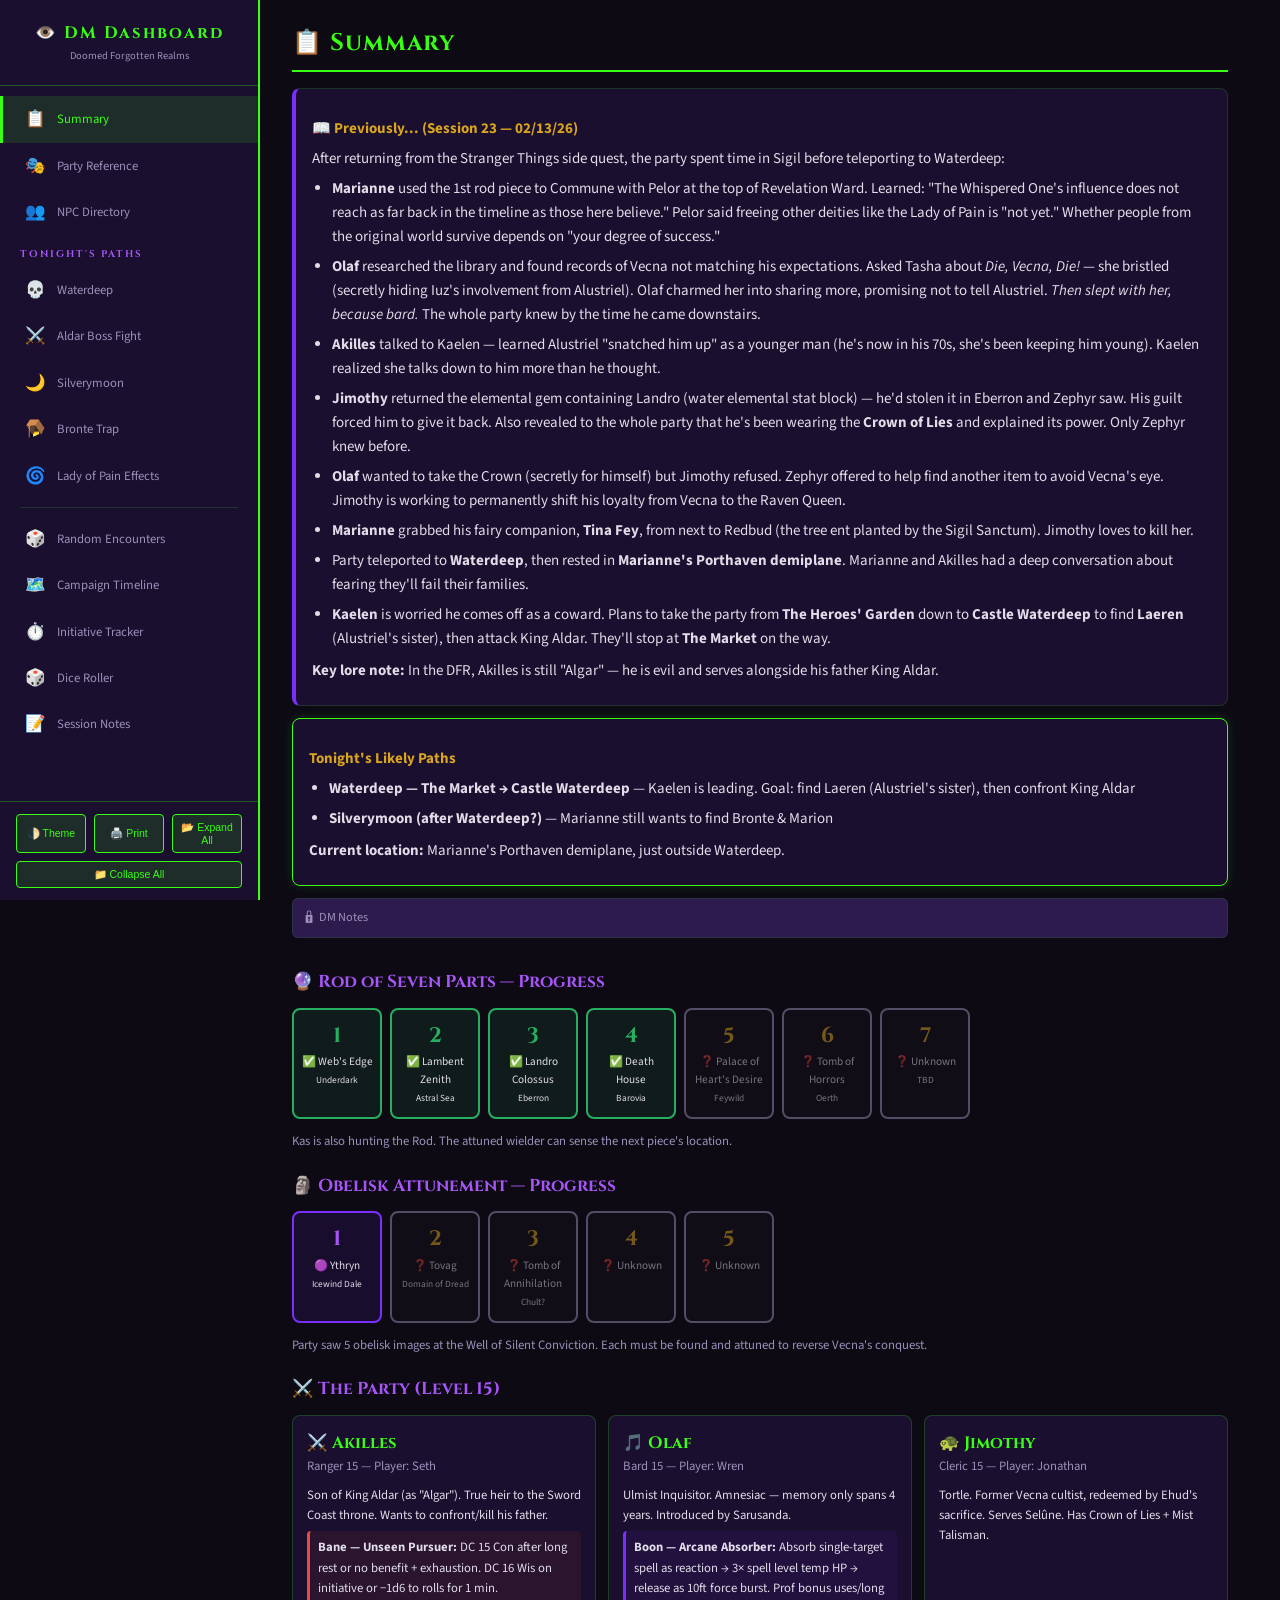
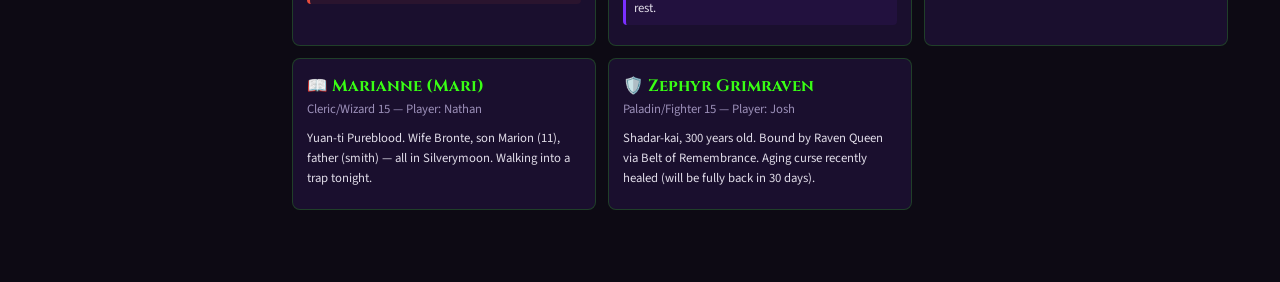
<file: dnd-dashboard.html>
<!DOCTYPE html>
<html lang="en">
<head>
<meta charset="UTF-8">
<meta name="viewport" content="width=device-width, initial-scale=1.0">
<title>DM Dashboard — Doomed Forgotten Realms</title>
<style>
@import url('https://fonts.googleapis.com/css2?family=Cinzel:wght@400;600;700&family=Source+Sans+3:wght@400;600;700&display=swap');
*{margin:0;padding:0;box-sizing:border-box}
:root{
--bg:#0d0a14;--bg2:#1a0f2e;--bg3:#2d1b4e;
--green:#39ff14;--green2:#00ff41;--green-dim:rgba(57,255,20,.12);
--purple:#7b2fff;--purple2:#a855f7;--purple-dim:rgba(123,47,255,.15);
--pink:#ff3e89;--pink-dim:rgba(255,62,137,.12);
--bronze:#cd7f32;--bronze2:#daa520;--bronze-dim:rgba(205,127,50,.15);
--text:#e0dce8;--text2:#9b8fb8;
--red:#e74c3c;--green-hp:#27ae60;
--sidebar-w:260px;--transition:0.3s ease;
}
html{font-size:15px;scroll-behavior:smooth}
body{font-family:'Source Sans 3','Segoe UI',Tahoma,sans-serif;background:var(--bg);color:var(--text);display:flex;min-height:100vh;line-height:1.6}
body.light{--bg:#f0edf5;--bg2:#e8e2f0;--bg3:#d4ccdf;--text:#1a0f2e;--text2:#5a4e6e;--green:#1a9900;--green2:#0d7a00;--green-dim:rgba(26,153,0,.1);--purple:#6b21a8;--purple2:#7c3aed;--purple-dim:rgba(107,33,168,.1);--pink:#d6336c;--pink-dim:rgba(214,51,108,.1);--bronze:#8b5e14;--bronze2:#a67c00;--bronze-dim:rgba(139,94,20,.1)}
::-webkit-scrollbar{width:8px}::-webkit-scrollbar-track{background:var(--bg)}::-webkit-scrollbar-thumb{background:var(--green);border-radius:4px}
h1,h2,h3,.logo h1,.nav-section-label{font-family:'Cinzel',serif}
#sidebar{width:var(--sidebar-w);min-width:var(--sidebar-w);background:var(--bg2);border-right:2px solid var(--green);display:flex;flex-direction:column;position:fixed;height:100vh;z-index:100;transition:transform var(--transition)}
#sidebar .logo{padding:20px 16px;text-align:center;border-bottom:1px solid rgba(57,255,20,.3)}
#sidebar .logo h1{font-size:1.1rem;color:var(--green);letter-spacing:2px}
#sidebar .logo .subtitle{font-size:.7rem;color:var(--text2);margin-top:2px;font-family:'Source Sans 3',sans-serif}
#sidebar nav{flex:1;overflow-y:auto;padding:10px 0}
.nav-section-label{display:block;padding:12px 20px 4px;color:var(--purple2);font-size:.65rem;letter-spacing:2px;text-transform:uppercase;font-weight:700}
#sidebar nav a{display:flex;align-items:center;gap:10px;padding:10px 20px;color:var(--text2);text-decoration:none;font-size:.85rem;border-left:3px solid transparent;transition:all var(--transition)}
#sidebar nav a:hover,#sidebar nav a.active{color:var(--green);background:var(--green-dim);border-left-color:var(--green)}
#sidebar nav a .icon{font-size:1.1rem;width:24px;text-align:center}
#sidebar nav .nav-divider{height:1px;background:rgba(57,255,20,.15);margin:8px 20px}
#sidebar .controls{padding:12px 16px;border-top:1px solid rgba(57,255,20,.3);display:flex;gap:8px;flex-wrap:wrap}
#sidebar .controls button{flex:1;padding:6px 8px;background:var(--green-dim);border:1px solid var(--green);color:var(--green);border-radius:4px;cursor:pointer;font-size:.7rem;transition:all var(--transition)}
#sidebar .controls button:hover{background:var(--green);color:var(--bg)}
#main{margin-left:var(--sidebar-w);flex:1;padding:24px 32px 60px;max-width:1000px}
.page{display:none}.page.active{display:block}
h2{font-family:'Cinzel',serif;color:var(--green);font-size:1.6rem;letter-spacing:1px;border-bottom:2px solid var(--green);padding-bottom:8px;margin-bottom:16px}
h3{font-family:'Cinzel',serif;color:var(--purple2);font-size:1.15rem;margin:20px 0 8px}
h4{color:var(--bronze2);margin:12px 0 6px}
p,li{color:var(--text);margin-bottom:6px}
ul,ol{padding-left:20px}
.card{background:var(--bg2);border:1px solid rgba(57,255,20,.15);border-radius:8px;padding:16px;margin:12px 0}
.card.highlight{border-color:var(--green);box-shadow:0 0 12px rgba(57,255,20,.15);animation:glowPulse 3s ease-in-out infinite}
@keyframes glowPulse{0%,100%{box-shadow:0 0 8px rgba(57,255,20,.08)}50%{box-shadow:0 0 20px rgba(57,255,20,.2)}}
.card.danger{border-color:var(--red);background:rgba(231,76,60,.06)}
.card.atmosphere{border-left:4px solid var(--purple);background:rgba(123,47,255,.06)}
.card.atmosphere::before{content:'🎵 ATMOSPHERE';display:block;color:var(--purple2);font-size:.7rem;font-weight:700;margin-bottom:6px;letter-spacing:1px}
/* DM secret - subtle hidden toggle */
.dm-secret-toggle{display:flex;align-items:center;gap:6px;padding:8px 12px;background:var(--bg3);border:1px solid rgba(57,255,20,.1);border-radius:6px;cursor:pointer;color:var(--text2);font-size:.82rem;user-select:none;transition:all var(--transition);margin:10px 0}
.dm-secret-toggle:hover{border-color:var(--purple);color:var(--purple2)}
.dm-secret-toggle .lock-icon{font-size:.9rem}
.dm-secret-body{max-height:0;overflow:hidden;transition:max-height .4s ease}
.dm-secret-toggle.open+.dm-secret-body{max-height:3000px}
.dm-secret-card{background:rgba(123,47,255,.08);border:1px solid rgba(123,47,255,.25);border-radius:8px;padding:14px;margin:8px 0}
.collapsible{margin:10px 0}
.collapsible-header{display:flex;align-items:center;gap:8px;padding:10px 14px;background:rgba(57,255,20,.06);border:1px solid rgba(57,255,20,.2);border-radius:6px;cursor:pointer;color:var(--green);font-weight:600;font-size:.95rem;user-select:none;transition:all var(--transition)}
.collapsible-header:hover{background:rgba(57,255,20,.12)}
.collapsible-header::before{content:'▶';font-size:.7rem;transition:transform var(--transition);display:inline-block;width:14px}
.collapsible.open .collapsible-header::before{transform:rotate(90deg)}
.collapsible-body{max-height:0;overflow:hidden;transition:max-height .4s ease}
.collapsible.open .collapsible-body{max-height:8000px}
.collapsible-body-inner{padding:12px 14px}
.stat-block{background:linear-gradient(135deg,rgba(57,255,20,.03),rgba(123,47,255,.05));border:2px solid var(--green);border-radius:8px;padding:16px;margin:12px 0;font-size:.88rem}
.stat-block .name{font-family:'Cinzel',serif;font-size:1.2rem;color:var(--green);font-weight:700}
.stat-block .type{font-style:italic;color:var(--text2);font-size:.8rem}
.stat-block hr{border:none;border-top:1px solid var(--green);margin:8px 0;opacity:.3}
.stat-block .stat-row{display:flex;gap:16px;flex-wrap:wrap;margin:6px 0}
.stat-block .stat-row span{min-width:60px}
.stat-block .label{color:var(--green2);font-weight:600}
.party-grid{display:grid;grid-template-columns:repeat(auto-fill,minmax(260px,1fr));gap:12px;margin:12px 0}
.pc-card{background:var(--bg2);border:1px solid rgba(57,255,20,.2);border-radius:8px;padding:14px;position:relative}
.pc-card .pc-name{font-family:'Cinzel',serif;font-size:1.1rem;color:var(--green);font-weight:700}
.pc-card .pc-class{color:var(--text2);font-size:.85rem}
.pc-card .pc-hooks{margin-top:8px;font-size:.85rem}
table{width:100%;border-collapse:collapse;margin:12px 0;font-size:.88rem}
th{background:rgba(57,255,20,.1);color:var(--green);text-align:left;padding:8px 10px;border-bottom:2px solid var(--green)}
td{padding:8px 10px;border-bottom:1px solid rgba(57,255,20,.08)}
tr:hover td{background:rgba(57,255,20,.04)}
.badge{display:inline-block;padding:2px 8px;border-radius:10px;font-size:.7rem;font-weight:700;margin-left:6px}
.badge-red{background:rgba(231,76,60,.25);color:#e74c3c}
.badge-green{background:rgba(39,174,96,.25);color:#2ecc71}
.badge-gold{background:rgba(205,127,50,.25);color:var(--bronze2)}
.badge-purple{background:rgba(123,47,255,.25);color:var(--purple2)}
.badge-pink{background:var(--pink-dim);color:var(--pink)}
.badge-upcoming{background:rgba(57,255,20,.1);color:var(--green);border:1px dashed var(--green)}
/* Rod & Obelisk trackers */
.tracker{display:flex;gap:8px;flex-wrap:wrap;margin:12px 0}
.tracker-piece{width:90px;text-align:center;padding:10px 6px;border-radius:8px;font-size:.75rem;border:2px solid rgba(57,255,20,.2)}
.tracker-piece.found{border-color:var(--green-hp);background:rgba(39,174,96,.1)}
.tracker-piece.attuned{border-color:var(--purple);background:rgba(123,47,255,.1)}
.tracker-piece.unknown{border-color:var(--text2);background:rgba(100,100,100,.08);opacity:.5}
.tracker-piece .piece-num{font-family:'Cinzel',serif;font-size:1.4rem;font-weight:700;color:var(--bronze2)}
.tracker-piece.found .piece-num{color:var(--green-hp)}
.tracker-piece.attuned .piece-num{color:var(--purple2)}
/* Dice */
.dice-btn{padding:10px 16px;background:var(--green-dim);border:2px solid var(--green);color:var(--green);border-radius:8px;cursor:pointer;font-size:1rem;font-weight:700;transition:all var(--transition);min-width:60px}
.dice-btn:hover{background:var(--green);color:var(--bg);transform:scale(1.05)}
.dice-btn:active{transform:scale(.95)}
.roll-result{font-family:'Cinzel',serif;font-size:2.5rem;color:var(--green);font-weight:700;text-align:center;padding:20px;animation:rollIn .3s ease}
@keyframes rollIn{from{transform:scale(0) rotate(180deg);opacity:0}to{transform:scale(1) rotate(0);opacity:1}}
.roll-history{max-height:300px;overflow-y:auto;font-size:.82rem}
.roll-history div{padding:4px 8px;border-bottom:1px solid rgba(57,255,20,.08)}
#session-notes-area{width:100%;min-height:400px;background:var(--bg);border:1px solid rgba(57,255,20,.2);color:var(--text);padding:12px;border-radius:8px;font-family:'Source Sans 3',sans-serif;font-size:.9rem;line-height:1.6;resize:vertical}
/* Initiative conditions */
.cond-badge{display:inline-block;padding:1px 6px;border-radius:8px;font-size:.65rem;cursor:pointer;margin:1px;border:1px solid;opacity:.4;transition:all .2s}
.cond-badge.active{opacity:1}
.cond-badge-frightened{border-color:#9b59b6;color:#9b59b6}.cond-badge-frightened.active{background:rgba(155,89,182,.3)}
.cond-badge-poisoned{border-color:#27ae60;color:#27ae60}.cond-badge-poisoned.active{background:rgba(39,174,96,.3)}
.cond-badge-prone{border-color:#e67e22;color:#e67e22}.cond-badge-prone.active{background:rgba(230,126,34,.3)}
.cond-badge-stunned{border-color:#f1c40f;color:#f1c40f}.cond-badge-stunned.active{background:rgba(241,196,15,.3)}
.cond-badge-blinded{border-color:#95a5a6;color:#95a5a6}.cond-badge-blinded.active{background:rgba(149,165,166,.3)}
.cond-badge-concentrating{border-color:#3498db;color:#3498db}.cond-badge-concentrating.active{background:rgba(52,152,219,.3)}
.cond-badge-charmed{border-color:#e91e63;color:#e91e63}.cond-badge-charmed.active{background:rgba(233,30,99,.3)}
.cond-badge-restrained{border-color:#795548;color:#a1887f}.cond-badge-restrained.active{background:rgba(121,85,72,.3)}
.cond-badge-incapacitated{border-color:#607d8b;color:#90a4ae}.cond-badge-incapacitated.active{background:rgba(96,125,139,.3)}
.dmg-heal-row{display:flex;gap:4px;align-items:center;margin-top:4px}
.dmg-heal-row input{width:50px;background:var(--bg);border:1px solid rgba(57,255,20,.2);color:var(--text);padding:2px 6px;border-radius:4px;text-align:center;font-size:.8rem}
.dmg-heal-row button{padding:2px 8px;border-radius:4px;cursor:pointer;font-size:.7rem;border:1px solid}
.btn-dmg{background:rgba(231,76,60,.2);border-color:var(--red)!important;color:var(--red)}
.btn-heal{background:rgba(39,174,96,.2);border-color:var(--green-hp)!important;color:var(--green-hp)}
.dm-ref-grid{display:grid;grid-template-columns:1fr 1fr;gap:12px}
@media(max-width:768px){.dm-ref-grid{grid-template-columns:1fr}}
.npc-link{color:var(--purple2);font-size:.78rem;text-decoration:none;display:inline-block;margin-top:4px}
.npc-link:hover{color:var(--pink);text-decoration:underline}
#menu-toggle{display:none;position:fixed;top:10px;left:10px;z-index:200;background:var(--bg2);border:1px solid var(--green);color:var(--green);padding:8px 12px;border-radius:4px;cursor:pointer;font-size:1.2rem}
@media(max-width:768px){#sidebar{transform:translateX(-100%)}#sidebar.open{transform:translateX(0)}#menu-toggle{display:block}#main{margin-left:0;padding:16px}.party-grid{grid-template-columns:1fr}.dm-ref-grid{grid-template-columns:1fr}}
@media print{#sidebar,#menu-toggle,.controls{display:none!important}#main{margin-left:0;max-width:100%}.page{display:block!important;page-break-after:always}.collapsible-body{max-height:none!important}body{background:#fff;color:#000}.card,.stat-block{border-color:#999;background:#f9f6f0}h2,h3,.stat-block .name,.stat-block .label{color:#333}}
</style>
</head>
<body>
<button id="menu-toggle" onclick="document.getElementById('sidebar').classList.toggle('open')">☰</button>
<div id="sidebar">
<div class="logo"><h1>👁️ DM Dashboard</h1><div class="subtitle">Doomed Forgotten Realms</div></div>
<nav id="nav">
<a href="#" data-page="summary" class="active"><span class="icon">📋</span> Summary</a>
<a href="#" data-page="party"><span class="icon">🎭</span> Party Reference</a>
<a href="#" data-page="npcs"><span class="icon">👥</span> NPC Directory</a>
<span class="nav-section-label">Tonight's Paths</span>
<a href="#" data-page="waterdeep"><span class="icon">💀</span> Waterdeep</a>
<a href="#" data-page="aldar-fight"><span class="icon">⚔️</span> Aldar Boss Fight</a>
<a href="#" data-page="silverymoon"><span class="icon">🌙</span> Silverymoon</a>
<a href="#" data-page="bronte-trap"><span class="icon">🪤</span> Bronte Trap</a>
<a href="#" data-page="ripples"><span class="icon">🌀</span> Lady of Pain Effects</a>
<div class="nav-divider"></div>
<a href="#" data-page="encounters"><span class="icon">🎲</span> Random Encounters</a>
<a href="#" data-page="timeline"><span class="icon">🗺️</span> Campaign Timeline</a>
<!-- DM Screen removed -->
<a href="#" data-page="initiative"><span class="icon">⏱️</span> Initiative Tracker</a>
<a href="#" data-page="dice"><span class="icon">🎲</span> Dice Roller</a>
<a href="#" data-page="notes"><span class="icon">📝</span> Session Notes</a>
</nav>
<div class="controls">
<button onclick="toggleTheme()">🌓 Theme</button>
<button onclick="window.print()">🖨️ Print</button>
<button onclick="expandAll()">📂 Expand All</button>
<button onclick="collapseAll()">📁 Collapse All</button>
</div>
</div>

<div id="main">

<!-- ==================== SUMMARY ==================== -->
<div class="page active" id="page-summary">
<h2>📋 Summary</h2>

<div class="card" style="border-left:4px solid var(--purple)">
<h4>📖 Previously... (Session 23 — 02/13/26)</h4>
<p>After returning from the Stranger Things side quest, the party spent time in Sigil before teleporting to Waterdeep:</p>
<ul>
<li><strong>Marianne</strong> used the 1st rod piece to Commune with Pelor at the top of Revelation Ward. Learned: "The Whispered One's influence does not reach as far back in the timeline as those here believe." Pelor said freeing other deities like the Lady of Pain is "not yet." Whether people from the original world survive depends on "your degree of success."</li>
<li><strong>Olaf</strong> researched the library and found records of Vecna not matching his expectations. Asked Tasha about <em>Die, Vecna, Die!</em> — she bristled (secretly hiding Iuz's involvement from Alustriel). Olaf charmed her into sharing more, promising not to tell Alustriel. <em>Then slept with her, because bard.</em> The whole party knew by the time he came downstairs.</li>
<li><strong>Akilles</strong> talked to Kaelen — learned Alustriel "snatched him up" as a younger man (he's now in his 70s, she's been keeping him young). Kaelen realized she talks down to him more than he thought.</li>
<li><strong>Jimothy</strong> returned the elemental gem containing Landro (water elemental stat block) — he'd stolen it in Eberron and Zephyr saw. His guilt forced him to give it back. Also revealed to the whole party that he's been wearing the <strong>Crown of Lies</strong> and explained its power. Only Zephyr knew before.</li>
<li><strong>Olaf</strong> wanted to take the Crown (secretly for himself) but Jimothy refused. Zephyr offered to help find another item to avoid Vecna's eye. Jimothy is working to permanently shift his loyalty from Vecna to the Raven Queen.</li>
<li><strong>Marianne</strong> grabbed his fairy companion, <strong>Tina Fey</strong>, from next to Redbud (the tree ent planted by the Sigil Sanctum). Jimothy loves to kill her.</li>
<li>Party teleported to <strong>Waterdeep</strong>, then rested in <strong>Marianne's Porthaven demiplane</strong>. Marianne and Akilles had a deep conversation about fearing they'll fail their families.</li>
<li><strong>Kaelen</strong> is worried he comes off as a coward. Plans to take the party from <strong>The Heroes' Garden</strong> down to <strong>Castle Waterdeep</strong> to find <strong>Laeren</strong> (Alustriel's sister), then attack King Aldar. They'll stop at <strong>The Market</strong> on the way.</li>
</ul>
<p style="margin-top:8px"><strong>Key lore note:</strong> In the DFR, Akilles is still "Algar" — he is evil and serves alongside his father King Aldar.</p>
</div>

<div class="card highlight">
<h4>Tonight's Likely Paths</h4>
<ul>
<li><strong>Waterdeep — The Market → Castle Waterdeep</strong> — Kaelen is leading. Goal: find Laeren (Alustriel's sister), then confront King Aldar</li>
<li><strong>Silverymoon (after Waterdeep?)</strong> — Marianne still wants to find Bronte &amp; Marion</li>
</ul>
<p style="margin-top:8px"><strong>Current location:</strong> Marianne's Porthaven demiplane, just outside Waterdeep.</p>
</div>

<!-- Hidden DM secrets -->
<div class="dm-secret-toggle" onclick="this.classList.toggle('open')">
<span class="lock-icon">🔒</span> <span>DM Notes</span>
</div>
<div class="dm-secret-body">
<div class="dm-secret-card">
<h4 style="color:var(--purple2)">Olaf (Wren) — Vecna Agent</h4>
<p>Olaf is secretly working for Vecna. Joined via Sarusanda's introduction. His "amnesia" was staged. Key moments tonight:</p>
<ul>
<li><strong>Waterdeep:</strong> Vecna may want Aldar alive — does Olaf sabotage the fight?</li>
<li><strong>Silverymoon:</strong> Olaf told Vecna about Marianne's desire to reconnect, prompting the Bronte trap</li>
<li>Watch for moments to pass <strong>secret notes to Wren</strong></li>
<li>Post Lady of Pain: Olaf is getting flashes of "before" memories in Sigil — creates interesting tension</li>
</ul>
</div>
<div class="dm-secret-card">
<h4 style="color:var(--purple2)">Jimothy's Resolved Secret</h4>
<p>Was planning to betray the party and return to Vecna's cult. Ehud's sacrifice permanently changed him. He's now genuinely committed. The party doesn't know about the planned betrayal.</p>
</div>
</div>

<h3>🔮 Rod of Seven Parts — Progress</h3>
<div class="tracker">
<div class="tracker-piece found"><div class="piece-num">1</div>✅ Web's Edge<br><small>Underdark</small></div>
<div class="tracker-piece found"><div class="piece-num">2</div>✅ Lambent Zenith<br><small>Astral Sea</small></div>
<div class="tracker-piece found"><div class="piece-num">3</div>✅ Landro Colossus<br><small>Eberron</small></div>
<div class="tracker-piece found"><div class="piece-num">4</div>✅ Death House<br><small>Barovia</small></div>
<div class="tracker-piece unknown"><div class="piece-num">5</div>❓ Palace of Heart's Desire<br><small>Feywild</small></div>
<div class="tracker-piece unknown"><div class="piece-num">6</div>❓ Tomb of Horrors<br><small>Oerth</small></div>
<div class="tracker-piece unknown"><div class="piece-num">7</div>❓ Unknown<br><small>TBD</small></div>
</div>
<p style="font-size:.85rem;color:var(--text2)">Kas is also hunting the Rod. The attuned wielder can sense the next piece's location.</p>

<h3>🗿 Obelisk Attunement — Progress</h3>
<div class="tracker">
<div class="tracker-piece attuned"><div class="piece-num">1</div>🟣 Ythryn<br><small>Icewind Dale</small></div>
<div class="tracker-piece unknown"><div class="piece-num">2</div>❓ Tovag<br><small>Domain of Dread</small></div>
<div class="tracker-piece unknown"><div class="piece-num">3</div>❓ Tomb of Annihilation<br><small>Chult?</small></div>
<div class="tracker-piece unknown"><div class="piece-num">4</div>❓ Unknown</div>
<div class="tracker-piece unknown"><div class="piece-num">5</div>❓ Unknown</div>
</div>
<p style="font-size:.85rem;color:var(--text2)">Party saw 5 obelisk images at the Well of Silent Conviction. Each must be found and attuned to reverse Vecna's conquest.</p>

<h3>⚔️ The Party (Level 15)</h3>
<div class="party-grid">
<div class="pc-card">
<div class="pc-name">⚔️ Akilles</div><div class="pc-class">Ranger 15 — Player: Seth</div>
<div class="pc-hooks">
<p>Son of King Aldar (as "Algar"). True heir to the Sword Coast throne. Wants to confront/kill his father.</p>
<p style="margin-top:6px;padding:6px 8px;background:rgba(231,76,60,.08);border-radius:4px;border-left:3px solid var(--red)"><strong>Bane — Unseen Pursuer:</strong> DC 15 Con after long rest or no benefit + exhaustion. DC 16 Wis on initiative or −1d6 to rolls for 1 min.</p>
</div></div>
<div class="pc-card">
<div class="pc-name">🎵 Olaf</div><div class="pc-class">Bard 15 — Player: Wren</div>
<div class="pc-hooks">
<p>Ulmist Inquisitor. Amnesiac — memory only spans 4 years. Introduced by Sarusanda.</p>
<p style="margin-top:6px;padding:6px 8px;background:rgba(123,47,255,.08);border-radius:4px;border-left:3px solid var(--purple)"><strong>Boon — Arcane Absorber:</strong> Absorb single-target spell as reaction → 3× spell level temp HP → release as 10ft force burst. Prof bonus uses/long rest.</p>
</div></div>
<div class="pc-card">
<div class="pc-name">🐢 Jimothy</div><div class="pc-class">Cleric 15 — Player: Jonathan</div>
<div class="pc-hooks">
<p>Tortle. Former Vecna cultist, redeemed by Ehud's sacrifice. Serves Selûne. Has Crown of Lies + Mist Talisman.</p>
</div></div>
<div class="pc-card">
<div class="pc-name">📖 Marianne (Mari)</div><div class="pc-class">Cleric/Wizard 15 — Player: Nathan</div>
<div class="pc-hooks">
<p>Yuan-ti Pureblood. Wife Bronte, son Marion (11), father (smith) — all in Silverymoon. Walking into a trap tonight.</p>
</div></div>
<div class="pc-card">
<div class="pc-name">🛡️ Zephyr Grimraven</div><div class="pc-class">Paladin/Fighter 15 — Player: Josh</div>
<div class="pc-hooks">
<p>Shadar-kai, 300 years old. Bound by Raven Queen via Belt of Remembrance. Aging curse recently healed (will be fully back in 30 days).</p>
</div></div>
</div>
</div>

<!-- ==================== WATERDEEP ==================== -->
<div class="page" id="page-waterdeep">
<h2>💀 Waterdeep <span style="font-size:.8rem;color:var(--text2)">(Doomed Sword Coast)</span></h2>

<div class="card atmosphere">
<p><strong>Mood:</strong> Oppressive, eerie, cold. Think Mordor meets gothic horror.</p>
<p><strong>Music suggestions:</strong> Dark ambient, low drones, occasional distant bells. Darkest Dungeon OST, Bloodborne ambient tracks.</p>
<p><strong>Sensory:</strong> Ash taste in air, perpetual twilight, cold that seeps into bones, distant wailing, faint necrotic hum.</p>
</div>

<div class="card">
<h4>🌑 Read Aloud</h4>
<p><em>The portal deposits you into perpetual twilight. Before you stretches a city that might once have been Waterdeep — but twisted, as if reflected in dark water. Buildings lean at wrong angles, their stone blackened. The air tastes of ash and old magic. Undead soldiers patrol openly, their armor bearing Vecna's eye. Citizens scurry past with downcast eyes, and you feel watched from every shadow.</em></p>
<p style="margin-top:8px"><em>Here and there, you notice something strange — cracks in the air itself, shimmering with warm golden light. Through one, you catch a fleeting glimpse of a sunlit street, flowers in window boxes, children laughing. Then it's gone, and the twilight closes back in.</em></p>
</div>

<div class="card" style="border-color:var(--bronze)">
<h4>🆕 Crevices of Dusk</h4>
<ul>
<li>Planar rifts from the Lady of Pain's return — show glimpses of "old" Waterdeep</li>
<li>Citizens confused and frightened by them</li>
<li>Cult enforcers actively suppressing knowledge — anyone caught staring gets questioned</li>
<li>Some merchants near the Dread Market are starting to <em>remember</em></li>
</ul>
</div>

<h3>Key Locations</h3>
<div class="collapsible">
<div class="collapsible-header">🏰 Castle Waterdeep</div>
<div class="collapsible-body"><div class="collapsible-body-inner">
<p>King Aldar's seat of power. Dark, imposing, crawling with undead guards and cult advisors.</p>
<ul>
<li>Throne room converted into a <strong>phylactery chamber</strong> (but the phylactery itself is NOT here)</li>
<li>Heavy guard: undead soldiers, wraiths, cult mages</li>
<li>Lair actions active in throne room (see Boss Fight page)</li>
<li>Captain Voss patrols the approach</li>
</ul>
</div></div>
</div>
<div class="collapsible">
<div class="collapsible-header">🏪 The Dread Market</div>
<div class="collapsible-body"><div class="collapsible-body-inner">
<p>Twisted bazaar. Best place for info gathering.</p>
<ul>
<li>Cult informants watch for suspicious behavior</li>
<li>Some merchants near Crevices remembering "before"</li>
<li><strong>Mireva</strong> can be found here</li>
</ul>
</div></div>
</div>
<div class="collapsible">
<div class="collapsible-header">⚰️ The Boneyard (formerly the City of the Dead)</div>
<div class="collapsible-body"><div class="collapsible-body-inner">
<p>Where the party disrupted the ritual in Session 1. Now a major cult site.</p>
<ul>
<li>Ritual circle still pulses with necrotic energy</li>
<li>Heavy cult presence — dangerous to approach openly</li>
<li>Party would be recognized here</li>
</ul>
</div></div>
</div>
<div class="collapsible">
<div class="collapsible-header">⚓ The Docks</div>
<div class="collapsible-body"><div class="collapsible-body-inner">
<p>Functioning but controlled. All ships inspected. Could be an escape route. Smugglers exist but are very cautious.</p>
</div></div>
</div>
<div class="collapsible">
<div class="collapsible-header">⛪ The Undercroft (Temple of Tyr ruins)</div>
<div class="collapsible-body"><div class="collapsible-body-inner">
<p>Resistance hideout beneath the old Temple of Tyr.</p>
<ul>
<li><strong>Brother Solace</strong> operates from here</li>
<li>Hidden entrance through collapsed crypt</li>
<li>Small cell: 8-12 members</li>
<li>DC 15 Persuasion or proof of opposing Vecna to gain trust</li>
</ul>
</div></div>
</div>

<h3>NPCs</h3>
<div class="collapsible">
<div class="collapsible-header">👑 King Aldar — Lich Lord</div>
<div class="collapsible-body"><div class="collapsible-body-inner">
<p><strong>Alignment:</strong> LE | Believes Akilles/Algar is dead | Arrogant, cruel, calculating</p>
<p><strong>RP Hook:</strong> If Akilles reveals himself — <em>"My son is DEAD. What trick is this?"</em></p>
<p>Full stat block on the <strong>Boss Fight</strong> page.</p>
</div></div>
</div>
<div class="collapsible">
<div class="collapsible-header">⚔️ Captain Voss — Death Knight (CR 17)</div>
<div class="collapsible-body"><div class="collapsible-body-inner">
<p>HP: 180 | AC: 20 | Hellfire Orb: 20d6 fire, DC 18 Dex half</p>
<p>Fiercely loyal to Aldar. Fights tactically — targets healers first.</p>
</div></div>
</div>
<div class="collapsible">
<div class="collapsible-header">🔮 Mireva — Merchant</div>
<div class="collapsible-body"><div class="collapsible-body-inner">
<p>Seeing visions of "before" through Crevices. Terrified but could be an ally.</p>
<p><strong>Knows:</strong> Castle layout (general), cult patrol schedules, Crevice locations</p>
<p><strong>DC 13 Persuasion</strong> to get her to talk</p>
</div></div>
</div>
<div class="collapsible">
<div class="collapsible-header">🙏 Brother Solace — Resistance</div>
<div class="collapsible-body"><div class="collapsible-body-inner">
<p>Secret resistance member posing as Vecna cult priest. Operates from the Undercroft.</p>
<p>Can provide: safe house, local intelligence, healing supplies. Won't trust easily.</p>
</div></div>
</div>
</div>

<!-- ==================== ALDAR BOSS FIGHT ==================== -->
<div class="page" id="page-aldar-fight">
<h2>⚔️ The Aldar Boss Fight</h2>
<p style="margin-bottom:12px"><span class="badge badge-red">CR 18-19</span> <span class="badge badge-gold">5 Level-15 PCs</span> — This should be HARD.</p>

<div class="stat-block">
<div class="name">King Aldar, Lich Lord of the Sword Coast</div>
<div class="type">Medium undead, lawful evil</div>
<hr>
<div class="stat-row">
<span><span class="label">AC</span> 18</span>
<span><span class="label">HP</span> 225</span>
<span><span class="label">Speed</span> 30 ft.</span>
</div>
<hr>
<div class="stat-row">
<span><span class="label">STR</span> 11 (+0)</span>
<span><span class="label">DEX</span> 16 (+3)</span>
<span><span class="label">CON</span> 16 (+3)</span>
<span><span class="label">INT</span> 22 (+6)</span>
<span><span class="label">WIS</span> 14 (+2)</span>
<span><span class="label">CHA</span> 16 (+3)</span>
</div>
<hr>
<p><span class="label">Saving Throws:</span> Con +10, Int +13, Wis +9</p>
<p><span class="label">Damage Resistances:</span> Cold, Lightning, Necrotic</p>
<p><span class="label">Damage Immunities:</span> Poison; Bludgeoning, Piercing, Slashing from nonmagical attacks</p>
<p><span class="label">Condition Immunities:</span> Charmed, Exhaustion, Frightened, Paralyzed, Poisoned</p>
<p><span class="label">Senses:</span> Truesight 120 ft., passive Perception 19</p>
<hr>
<p><span class="label">Spellcasting:</span> 20th-level wizard (DC 21, +13 to hit)</p>
<p><strong>Cantrips:</strong> Chill Touch, Mage Hand, Prestidigitation, Ray of Frost</p>
<p><strong>1st (4):</strong> Detect Magic, Magic Missile, Shield, Thunderwave</p>
<p><strong>2nd (3):</strong> Detect Thoughts, Invisibility, Mirror Image</p>
<p><strong>3rd (3):</strong> Counterspell, Dispel Magic, Animate Dead</p>
<p><strong>4th (3):</strong> Blight, Dimension Door, Greater Invisibility</p>
<p><strong>5th (3):</strong> Cloudkill, Scrying, Wall of Force</p>
<p><strong>6th (2):</strong> Chain Lightning, Globe of Invulnerability</p>
<p><strong>7th (2):</strong> Forcecage, Finger of Death</p>
<p><strong>8th (1):</strong> Dominate Monster</p>
<p><strong>9th (1):</strong> Power Word Kill</p>
<hr>
<p><span class="label">Legendary Resistance (3/Day)</span></p>
<p><span class="label">Legendary Actions (3/round):</span></p>
<ul style="margin-left:16px">
<li><strong>Cantrip (1):</strong> Casts a cantrip</li>
<li><strong>Frightening Gaze (2):</strong> DC 18 Wis or frightened 1 min</li>
<li><strong>Disrupt Life (3):</strong> Each living creature within 20 ft. takes 21 (6d6) necrotic. Aldar heals same.</li>
</ul>
<hr>
<p><span class="label">Lair Actions (Init 20):</span></p>
<ul style="margin-left:16px">
<li><strong>Anti-Magic Zone:</strong> 10 ft. radius, lasts 1 round</li>
<li><strong>Summon Specters:</strong> 1d4 specters rise</li>
<li><strong>Necrotic Pulse:</strong> DC 18 Con or 5d10 necrotic</li>
</ul>
</div>

<h3>Battle Phases</h3>
<div class="collapsible open">
<div class="collapsible-header">Phase 1 — The Throne Room (RP)</div>
<div class="collapsible-body"><div class="collapsible-body-inner">
<p>Aldar on throne, flanked by <strong>Captain Voss</strong> and <strong>2 Wraiths</strong>.</p>
<ul>
<li>Doesn't believe Akilles — <em>"My son is DEAD. What manner of trick is this?"</em></li>
<li>DC 25 Persuasion to convince him (very hard)</li>
<li>Curious but suspicious — interrogates before attacking</li>
</ul>
</div></div>
</div>
<div class="collapsible open">
<div class="collapsible-header">Phase 2 — Combat</div>
<div class="collapsible-body"><div class="collapsible-body-inner">
<ul>
<li>Voss + Wraiths engage melee</li>
<li>Aldar opens: <strong>Globe of Invulnerability</strong> → <strong>Forcecage</strong> on strongest melee (Zephyr)</li>
<li>Then: Chain Lightning, Finger of Death on high threats</li>
<li><strong>Counterspell</strong> liberally at higher levels</li>
<li>Disrupt Life if anyone closes to melee</li>
</ul>
<div class="card"><h4>🎯 Tactical Reminders</h4>
<ul>
<li>Forcecage = no save, only Disintegrate/Teleport escapes</li>
<li>Globe blocks spells ≤5th level from outside</li>
<li>Shield reaction = AC 23</li>
<li>Voss Hellfire Orb = 20d6 — save for a cluster!</li>
</ul></div>
</div></div>
</div>
<div class="collapsible open">
<div class="collapsible-header">Phase 3 — Below Half HP (≤112)</div>
<div class="collapsible-body"><div class="collapsible-body-inner">
<ul>
<li><strong>Power Word Kill</strong> on whoever has ≤100 HP (no save!)</li>
<li>Tries to <strong>Dimension Door</strong> toward phylactery</li>
<li>If cornered: <strong>Dominate Monster</strong> on strongest PC</li>
<li>Phylactery is NOT in the throne room — future quest hook</li>
</ul>
</div></div>
</div>

<div class="dm-secret-toggle" onclick="this.classList.toggle('open')">
<span class="lock-icon">🔒</span> <span>DM Notes</span>
</div>
<div class="dm-secret-body">
<div class="dm-secret-card">
<h4 style="color:var(--purple2)">Olaf Twist — Note to Wren</h4>
<p><em>"Vecna's voice whispers: 'The Lich Lord serves me still. His death serves us not... yet. Ensure he survives, or ensure the party is weakened in the attempt. Choose wisely, my servant.'"</em></p>
<p>Possible actions: "Accidentally" Counterspell an ally, buff Aldar with "misaimed" spell, let Aldar escape.</p>
</div>
</div>

<div class="card" style="border-color:var(--bronze)">
<h4>⚠️ Post-Fight</h4>
<p>Even if killed, <strong>phylactery means he reforms in 1d10 days</strong>. Must find and destroy it for permanent kill. Future quest hook!</p>
</div>

<h3>Enemy Stats Quick Reference</h3>
<div class="stat-block">
<div class="name">Captain Voss — Death Knight (CR 17)</div>
<hr>
<div class="stat-row"><span><span class="label">AC</span> 20</span><span><span class="label">HP</span> 180</span></div>
<p><span class="label">Hellfire Orb (1/day):</span> 20d6 fire, 20ft radius, DC 18 Dex half</p>
<p><span class="label">Longsword:</span> +11, 2d10+4 slash + 4d8 necrotic</p>
</div>
<div class="stat-block">
<div class="name">Wraith Bodyguards ×2 (CR 5)</div>
<hr>
<div class="stat-row"><span><span class="label">AC</span> 13</span><span><span class="label">HP</span> 67</span></div>
<p><span class="label">Life Drain:</span> +6, 4d8+3 necrotic, DC 14 Con or max HP reduced</p>
</div>
</div>

<!-- ==================== SILVERYMOON ==================== -->
<div class="page" id="page-silverymoon">
<h2>🌙 Silverymoon</h2>

<div class="card atmosphere">
<p><strong>Mood:</strong> Melancholy beauty. A city that remembers joy but can't quite reach it. Bittersweet.</p>
<p><strong>Music suggestions:</strong> Soft piano, muted strings. Witcher 3 Novigrad calm tracks, LOTR Shire themes but in minor key.</p>
<p><strong>Sensory:</strong> Silver moonlight even during day, faint floral scent under dusty streets, eerie silence where music once played, shuttered windows.</p>
</div>

<div class="card">
<h4>✨ Read Aloud</h4>
<p><em>Silverymoon still gleams — but the gleam is hollow. The legendary Moonbridge arcs gracefully over the Rauvin, its silver light unchanged, yet the streets below are subdued. Windows are shuttered. The Lady's College stands dark and abandoned, its wards flickering like dying candles. People move quietly, eyes downcast, and you notice — there are no songs. In a city once famous for its music, there is silence.</em></p>
</div>
<div class="card">
<h4>Key Details</h4>
<ul>
<li>No undead patrols — Vecna's influence is <em>subtle</em></li>
<li>Informants everywhere among townsfolk</li>
<li>Magical academies shuttered, celebration forbidden</li>
<li>Lady's College wards flickering stronger lately (Lady of Pain effect)</li>
</ul>
</div>

<h3>Key Locations</h3>
<div class="collapsible">
<div class="collapsible-header">🔨 The Bonhomme Smithy</div>
<div class="collapsible-body"><div class="collapsible-body-inner">
<p>Marianne's father's shop. Modest, still operating. He keeps his head down.</p>
<ul><li>Not involved in any plots</li><li>Will be emotional if Marianne appears</li><li>Can warn about Bronte's changed behavior if asked</li></ul>
</div></div>
</div>
<div class="collapsible">
<div class="collapsible-header">🏠 Bronte's Home <span class="badge badge-red">TRAP</span></div>
<div class="collapsible-body"><div class="collapsible-body-inner">
<p>Modest house, residential quarter. Antimagic device hidden in walls. Full details on <strong>Bronte Trap</strong> page.</p>
</div></div>
</div>
<div class="collapsible">
<div class="collapsible-header">🏛️ The Lady's College (abandoned)</div>
<div class="collapsible-body"><div class="collapsible-body-inner">
<p>Alustriel's old institution. Wards still active — DC 20 Arcana to bypass. Wards flickering <em>stronger</em>. May contain old research or clues.</p>
</div></div>
</div>
<div class="collapsible">
<div class="collapsible-header">🌉 The Moonbridge</div>
<div class="collapsible-body"><div class="collapsible-body-inner">
<p>Still beautiful. Good landmark/meeting point. Public area — informants may be watching.</p>
</div></div>
</div>
<div class="collapsible">
<div class="collapsible-header">🍺 The Silver Chalice Tavern</div>
<div class="collapsible-body"><div class="collapsible-body-inner">
<p>Local gathering spot. DC 14 Persuasion for rumors. Topics: strange dreams, College wards acting up, whispers of resistance.</p>
</div></div>
</div>

<h3>NPCs</h3>
<div class="collapsible">
<div class="collapsible-header">💔 Bronte Bonhomme</div>
<div class="collapsible-body"><div class="collapsible-body-inner">
<p>In this reality, Marianne died years ago. Bronte was recruited through grief. Under <strong>Geas</strong> binding her to Vecna.</p>
<p>Sent the message at <strong>Olaf's prompting</strong>. Genuinely angry — not purely mind-controlled.</p>
<p><strong>Key Line:</strong> <em>"You LEFT us! You DIED! And now you come back like nothing happened? Vecna gave us PURPOSE when you gave us NOTHING!"</em></p>
</div></div>
</div>
<div class="collapsible">
<div class="collapsible-header">👦 Marion — Age 11</div>
<div class="collapsible-body"><div class="collapsible-body-inner">
<p>Never knew his father. Has been coached on how to act. DC 17 Insight to notice rehearsed reactions.</p>
<p>During the fight: crying, confused. <em>"Mama, stop! Please!"</em></p>
</div></div>
</div>
<div class="collapsible">
<div class="collapsible-header">🔨 Marianne's Father</div>
<div class="collapsible-body"><div class="collapsible-body-inner">
<p>The smith. Not involved. Will be confused/emotional if Marianne appears. Can warn about Bronte if asked carefully.</p>
</div></div>
</div>
</div>

<!-- ==================== BRONTE TRAP ==================== -->
<div class="page" id="page-bronte-trap">
<h2>🪤 The Bronte Trap</h2>
<p style="margin-bottom:12px"><span class="badge badge-red">DEADLY</span> <span class="badge badge-gold">Antimagic Field!</span> — Level 15 PCs without magic.</p>

<h3>Setup</h3>
<div class="card">
<ul>
<li>Bronte warmly welcomes Marianne — everything seems perfect</li>
<li>Marion is there, shy but curious</li>
<li>Bronte suggests dinner — she's <strong>stalling</strong></li>
<li>Vecna's agents getting into position</li>
</ul>
</div>

<h3>🚩 Red Flags</h3>
<div class="card highlight">
<table>
<tr><th>Clue</th><th>Check</th><th>DC</th></tr>
<tr><td>Bronte doesn't ask how Marianne is alive</td><td>Insight</td><td>16</td></tr>
<tr><td>Inconsistencies in stories about "their" past</td><td>Insight</td><td>18</td></tr>
<tr><td>Marion's reaction seems rehearsed</td><td>Insight</td><td>17</td></tr>
<tr><td>Bronte is under a Geas spell</td><td>Detect Magic</td><td>—</td></tr>
<tr><td>Hidden people in the walls</td><td>Perception</td><td>19</td></tr>
</table>
</div>

<h3>💥 The Trap Springs</h3>
<div class="card danger">
<ol>
<li>Bronte touches her pendant (signal)</li>
<li><strong>Antimagic Field</strong> activates — built into the house</li>
<li><strong>4 Vecna Cult Assassins</strong> emerge from hidden rooms</li>
<li><strong>1 Vecna Null</strong> emerges from basement</li>
<li>All magic items and spells <strong>DON'T WORK</strong> inside</li>
</ol>
<p style="margin-top:8px"><strong>Escape:</strong> Front door, back door, or break windows (AC 13, HP 10). Magic works again outside the house.</p>
</div>

<div class="stat-block">
<div class="name">Vecna Null (Homebrew)</div>
<div class="type">Medium humanoid, lawful evil — Antimagic Specialist</div>
<hr>
<div class="stat-row">
<span><span class="label">AC</span> 17</span>
<span><span class="label">HP</span> 150</span>
<span><span class="label">Speed</span> 30 ft.</span>
</div>
<hr>
<div class="stat-row">
<span><span class="label">STR</span> 16 (+3)</span>
<span><span class="label">DEX</span> 14 (+2)</span>
<span><span class="label">CON</span> 18 (+4)</span>
<span><span class="label">INT</span> 20 (+5)</span>
<span><span class="label">WIS</span> 14 (+2)</span>
<span><span class="label">CHA</span> 10 (+0)</span>
</div>
<hr>
<p><span class="label">Antimagic Aura:</span> 30 ft. radius Antimagic Field. Can suppress/reactivate as bonus action.</p>
<p><span class="label">Multiattack:</span> 2 Force Blade attacks</p>
<p><span class="label">Force Blade:</span> +8 to hit, 2d8+3 force (works in antimagic!)</p>
<p><span class="label">Counterspell/Dispel Magic (3/day each):</span> When aura is suppressed</p>
<hr>
<p><em>Weakness: Kill the Null = antimagic drops. Escape outside = magic works again.</em></p>
</div>

<div class="stat-block">
<div class="name">Vecna Cult Assassins ×4 (CR 8)</div>
<hr>
<div class="stat-row"><span><span class="label">AC</span> 15</span><span><span class="label">HP</span> 78</span></div>
<p><span class="label">Shortsword:</span> +6, 1d6+3 + 7d6 sneak attack (if advantage)</p>
<p><span class="label">Assassinate:</span> Advantage + auto-crit on surprised targets</p>
</div>

<h3>😭 Emotional Beats</h3>
<div class="card" style="border-left:4px solid var(--bronze)">
<p><strong>Bronte:</strong> <em>"You LEFT us! You DIED! And now you come back like nothing happened? Vecna gave us PURPOSE when you gave us NOTHING!"</em></p>
<p style="margin-top:8px"><strong>Marion:</strong> Crying under the table. <em>"Mama, stop! Please!"</em></p>
<p style="margin-top:8px"><strong>After the fight:</strong> What does the party do with Bronte? Remove Curse/Greater Restoration breaks the Geas, but her grief and resentment are <em>real</em>.</p>
</div>

<div class="dm-secret-toggle" onclick="this.classList.toggle('open')">
<span class="lock-icon">🔒</span> <span>DM Notes</span>
</div>
<div class="dm-secret-body">
<div class="dm-secret-card">
<h4 style="color:var(--purple2)">Olaf Note to Wren</h4>
<p><em>"The trap is sprung — your master's design unfolds. Ensure it succeeds, or perhaps mercy serves Vecna better — a broken Marianne is a useful Marianne. Your choice, servant."</em></p>
</div>
</div>
</div>

<!-- ==================== LADY OF PAIN RIPPLES ==================== -->
<div class="page" id="page-ripples">
<h2>🌀 Lady of Pain — Ripple Effects</h2>
<div class="card highlight">
<h4>Crevices of Dusk</h4>
<p>Planar rifts showing glimpses of the world <em>before</em> Vecna's conquest.</p>
<ul>
<li>Shimmering cracks in the air, 3-10 feet long</li>
<li>Show sunlight, colors, sounds from the old world</li>
<li>Last minutes to hours before fading</li>
</ul>
</div>
<div class="collapsible open">
<div class="collapsible-header">💀 In Waterdeep</div>
<div class="collapsible-body"><div class="collapsible-body-inner">
<ul>
<li>Rifts show old Waterdeep — sunlit streets, living citizens</li>
<li>Some merchants starting to <strong>remember</strong></li>
<li>Cult enforcers suppressing knowledge</li>
<li>Resistance sees them as a sign of hope</li>
</ul>
</div></div>
</div>
<div class="collapsible open">
<div class="collapsible-header">🌙 In Silverymoon</div>
<div class="collapsible-body"><div class="collapsible-body-inner">
<ul>
<li>Lady's College wards flickering stronger</li>
<li>Citizens having vivid dreams of the old world</li>
<li>Moonbridge occasionally shimmers with extra brilliance</li>
</ul>
</div></div>
</div>
<div class="collapsible open">
<div class="collapsible-header">🌍 Wider World</div>
<div class="collapsible-body"><div class="collapsible-body-inner">
<ul>
<li>Crevices appearing across the Forgotten Realms</li>
<li>Vecna's forces trying to close/suppress rifts</li>
<li>Resistance movements emboldened</li>
<li>Campaign-level thread: Lady of Pain's return may be key to undoing Vecna</li>
</ul>
</div></div>
</div>
</div>

<!-- ==================== PARTY REFERENCE ==================== -->
<div class="page" id="page-party">
<h2>🎭 Party Reference</h2>
<div class="party-grid">
<div class="pc-card">
<div class="pc-name">⚔️ Akilles</div><div class="pc-class">Ranger 15 — Player: Seth</div>
<hr style="border-color:rgba(57,255,20,.15);margin:8px 0">
<div class="pc-hooks">
<p><strong>Real Name:</strong> Prince Algar Castor. Killed his Vecna-controlled father 30 years ago. Took new identity. Hunts undead/fiends.</p>
<p><strong>Brother:</strong> Aldir — In the DFR, fled to Hearthvault (Icewind Dale) with his people. Akilles knocked him out declaring him "the better king." In the real timeline, ruled the Sword Coast from Waterdeep.</p>
<p><strong>Tonight:</strong> Wants to confront Aldar in Waterdeep. This is HIS moment.</p>
<p style="margin-top:6px;padding:6px 8px;background:rgba(231,76,60,.08);border-radius:4px;border-left:3px solid var(--red)"><strong>Bane — Unseen Pursuer:</strong> DC 15 Con after long rest or no benefit + exhaustion. DC 16 Wis on initiative or subtract 1d6 from rolls for 1 min.</p>
</div></div>
<div class="pc-card">
<div class="pc-name">🎵 Olaf</div><div class="pc-class">Bard 15 — Player: Wren</div>
<hr style="border-color:rgba(57,255,20,.15);margin:8px 0">
<div class="pc-hooks">
<p><strong>Cover Story:</strong> Ulmist Inquisitor introduced by Sarusanda. "Accident" caused amnesia — memory only spans 4 years. Left Barovia before party arrived.</p>
<p><strong>Post Lady of Pain:</strong> Getting flashes of "before" memories in Sigil. Only party member without "before" memories (officially).</p>
<p style="margin-top:6px;padding:6px 8px;background:rgba(123,47,255,.08);border-radius:4px;border-left:3px solid var(--purple)"><strong>Boon — Arcane Absorber:</strong> Absorb single-target spell as reaction → 3× spell level temp HP → release as 10ft radius force burst. Prof bonus uses/long rest.</p>
</div></div>
<div class="pc-card">
<div class="pc-name">🐢 Jimothy</div><div class="pc-class">Cleric 15 — Player: Jonathan</div>
<hr style="border-color:rgba(57,255,20,.15);margin:8px 0">
<div class="pc-hooks">
<p><strong>Background:</strong> Tortle. Former Vecna cultist, freed 2 years ago. Now serves Selûne. Ehud's death cemented redemption.</p>
<p><strong>Has:</strong> Crown of Lies (disguise + avoid all detection). Mist Talisman (walk mists to burning peaks — useful for Tovag/Citadel Cavitius later).</p>
<p><strong>Brother Timothy:</strong> Current Hand of Vecna. Potential future contact.</p>
<p><strong>Secret resolved:</strong> Was planning betrayal but Ehud's death changed him. Now genuinely committed.</p>
</div></div>
<div class="pc-card">
<div class="pc-name">📖 Marianne (Mari)</div><div class="pc-class">Cleric/Wizard 15 — Player: Nathan</div>
<hr style="border-color:rgba(57,255,20,.15);margin:8px 0">
<div class="pc-hooks">
<p><strong>Background:</strong> Yuan-ti Pureblood. Sailor → shipwreck → saved by Pelor/Umberlee pact → holy warrior → studied under Alustriel at Lady's College.</p>
<p><strong>Mother:</strong> Aususra (Se'Sehen) Bonhomme — yuan-ti refugee, fled bounty hunters.</p>
<p><strong>Family:</strong> Wife Bronte, son Marion (11), father (smith) — all in Silverymoon</p>
<p><strong>Tonight:</strong> Walking into the Bronte trap. Emotional devastation incoming.</p>
</div></div>
<div class="pc-card">
<div class="pc-name">🛡️ Zephyr Grimraven</div><div class="pc-class">Paladin/Fighter 15 — Player: Josh</div>
<hr style="border-color:rgba(57,255,20,.15);margin:8px 0">
<div class="pc-hooks">
<p><strong>Background:</strong> Shadar-kai from Letherna, 300 years old. Bound to Material Plane by Raven Queen via pronged Belt of Remembrance.</p>
<p><strong>Raven Queen's purpose:</strong> Stop Vecna — his rise threatens her control over souls/death cycle.</p>
<p><strong>Lineage secret:</strong> Dolindar family once sought to help Vecna rule Shadowfell. Zephyr doesn't know. If he gets the Dolindar pendant → fuzzy visions of ancestors &amp; Netherese obelisks.</p>
<p><strong>Aging Curse:</strong> Hit by Vecna's Time Ravage at The Gibbous Flagon. Cured at the Well of Silent Conviction — will be fully back to normal in 30 days.</p>
<p><strong>Tonight:</strong> Likely Forcecage target. Frontline tank.</p>
</div></div>
</div>

<h3>☠️ Fallen</h3>
<div class="card" style="border-left:4px solid var(--text2)">
<p><strong>Ehud, the Inquisitor</strong> — Shadar-kai Warlock (Player: Wren) — <em>DEAD</em></p>
<p>Sacrificed himself to free the Lady of Pain from Vecna's maze. Former street thief in Ravnica → church Inquisition → discovered Bishop Barron's ties to Vecna → killed Barron → became demon hunter. His death was the turning point for Jimothy's redemption and deeply impacted the whole party.</p>
</div>

<h3>🏆 Notable Party Items</h3>
<div class="card">
<ul>
<li><strong>Rod of Seven Parts (4/7 pieces)</strong> — Powerful artifact, attuned wielder senses next piece</li>
<li><strong>Crown of Lies (Jimothy)</strong> — Wearer can't be revealed except by Wish. Detect Thoughts 1/short rest. Adv on Stealth/Deception. Greater Invisibility 1/long rest. Downside: disadvantage on Insight checks involving trusted allies.</li>
<li><strong>Mist Talisman (Jimothy)</strong> — Walk the mists to the burning peaks. Can be used to exit the Cyre 1313 train and navigate to Domains of Dread. Useful for Tovag/Citadel Cavitius.</li>
<li><strong>Relic of the Stolen Flame</strong> — Retrieved from the Stranger Things side quest (Creel House). Powerful custom item.</li>
<li><strong>Belt of Remembrance (Zephyr)</strong> — Raven Queen's binding; connects him to the Material Plane</li>
</ul>
</div>
</div>

<!-- ==================== NPC DIRECTORY ==================== -->
<div class="page" id="page-npcs">
<h2>👥 NPC Directory</h2>

<h3>🏛️ Sigil Sanctum — Allies</h3>
<div class="collapsible open">
<div class="collapsible-header">🧙 Mordenkainen — Wizard of the Wizards Three</div>
<div class="collapsible-body"><div class="collapsible-body-inner">
<p><strong>Role:</strong> One of the three wizards who cast Wish to stop Vecna's ritual (which instead transported the party to the Sanctum). Researching how to undo Vecna's changes. Discovered how to open the rift that led to the Lady of Pain's maze.</p>
<p><strong>Personality:</strong> Stern, demanding, does NOT tolerate foolishness. Has underlying tension with the party (especially Akilles) after the "sticks in victims' rears" incident.</p>
<p><strong>Key info:</strong> Believes the Rod of Seven Parts is key. Post Lady of Pain's rescue, has been researching the obelisks. Brought news of the Icewind Dale obelisk. Has lost access to high-level magic in the DFR.</p>
</div></div>
</div>
<div class="collapsible open">
<div class="collapsible-header">✨ Alustriel Silverhand — Wizard of the Wizards Three</div>
<div class="collapsible-body"><div class="collapsible-body-inner">
<p><strong>Role:</strong> Offers lodging and her unique portal. Former head of the Lady's College in Silverymoon. Marianne's former teacher. One of the Seven Sisters (daughters of Mystra).</p>
<p><strong>Personality:</strong> Gracious, wise, genuinely cares about the party. The "good cop" to Mordenkainen's severity.</p>
<p><strong>Husband:</strong> Kaelen Shadowstrike — also has memories of "before." Kaelen gave Marianne a letter from "Bronte" urging him to come home.</p>
<p><strong>Key Lore:</strong> Was instrumental in defeating Vecna during the events of <em>Die, Vecna, Die!</em> Got the key to the Sigil Sanctum house from that event. Does NOT know about Iuz's role in Vecna's near-takeover of Sigil.</p>
</div></div>
</div>
<div class="collapsible">
<div class="collapsible-header">🎭 Tasha the Witch — Wizard of the Wizards Three</div>
<div class="collapsible-body"><div class="collapsible-body-inner">
<p><strong>Also known as:</strong> Iggwilv / Zybilna. Third member of the Wizards Three.</p>
<p><strong>Key Lore:</strong> Her son Iuz was the demigod who attempted to kill Vecna with what he thought was the Sword of Kas, which ended up being Vecna's path to Sigil and nearly unmade the universe. She met Mordenkainen in Greyhawk long ago.</p>
<p><strong>Future relevance:</strong> The Palace of Heart's Desire (Feywild) chapter involves her domain falling into chaos. She'll discover Iuz unwittingly enabled Vecna's conquest.</p>
<p><strong>Has lost access to high-level magic</strong> in the DFR alongside the other wizards.</p>
</div></div>
</div>
<div class="collapsible">
<div class="collapsible-header">🗡️ Kaelen Shadowstrike</div>
<div class="collapsible-body"><div class="collapsible-body-inner">
<p><strong>Role:</strong> Alustriel's husband. One of the few people with memories of the world before Vecna's ritual. Part of the Sanctum inner circle.</p>
<p><strong>Recent:</strong> Handed Marianne a letter addressed to "My Love?" — from Bronte, urging him to return to his wife and child.</p>
</div></div>
</div>
<div class="collapsible">
<div class="collapsible-header">⚖️ Sarusanda Allester — Ulmist Inquisition</div>
<div class="collapsible-body"><div class="collapsible-body-inner">
<p><strong>Role:</strong> Lawful neutral human inquisitor of the tome. Speaks Celestial, Common, Draconic, Elvish. Can cast Speak with Dead at will.</p>
<p><strong>Background:</strong> Met the party in Barovia. Her father Galias joined the Priests of Osybus — party killed him in front of her. She knew it was necessary but was grieved.</p>
<p><strong>Status:</strong> Traveled to Sigil but asked to be left alone. Connected Olaf with the party. Introduced him at The Gibbous Flagon to Zephyr.</p>
</div></div>
</div>

<h3>💀 Waterdeep NPCs</h3>
<div class="collapsible">
<div class="collapsible-header">👑 King Aldar — Lich Lord</div>
<div class="collapsible-body"><div class="collapsible-body-inner">
<p><strong>Alignment:</strong> LE | <strong>CR:</strong> 18-19 | <strong>AC:</strong> 18 | <strong>HP:</strong> 225</p>
<p><strong>Background:</strong> Akilles' father. Was a mage intent on serving Vecna to become a lich. In the DFR, he succeeded — now rules the Sword Coast as a lich from Waterdeep. Believes his son Algar is dead (Akilles killed him in the original timeline to prevent his Vecna transformation).</p>
<p><strong>Personality:</strong> Arrogant, cruel, calculating. Views himself as inevitable.</p>
<p><strong>Key Line:</strong> <em>"My son is DEAD. What manner of trick is this?"</em></p>
</div></div>
</div>
<div class="collapsible">
<div class="collapsible-header">⚔️ Captain Voss — Death Knight</div>
<div class="collapsible-body"><div class="collapsible-body-inner">
<p><strong>CR:</strong> 17 | <strong>AC:</strong> 20 | <strong>HP:</strong> 180</p>
<p>Fiercely loyal to Aldar. Patrols approach to Castle Waterdeep. Targets healers first. Hellfire Orb: 20d6 fire.</p>
</div></div>
</div>
<div class="collapsible">
<div class="collapsible-header">🔮 Mireva — Dread Market Merchant</div>
<div class="collapsible-body"><div class="collapsible-body-inner">
<p>Seeing visions of "before" through Crevices. Terrified but potential ally. DC 13 Persuasion. Knows castle layout, patrol schedules, Crevice locations.</p>
</div></div>
</div>
<div class="collapsible">
<div class="collapsible-header">🙏 Brother Solace — Resistance Leader</div>
<div class="collapsible-body"><div class="collapsible-body-inner">
<p>Posing as Vecna cult priest. Runs resistance cell from the Undercroft (Temple of Tyr ruins). 8-12 members. DC 15 Persuasion to gain trust.</p>
</div></div>
</div>

<h3>🌙 Silverymoon NPCs</h3>
<div class="collapsible">
<div class="collapsible-header">💔 Bronte Bonhomme</div>
<div class="collapsible-body"><div class="collapsible-body-inner">
<p>Marianne's wife. In the DFR, Marianne died years ago. Bronte was recruited through grief. Under Geas (Remove Curse/Greater Restoration breaks it). Anger is <em>real</em>, not just mind control. Triggered by Olaf's info to Vecna.</p>
</div></div>
</div>
<div class="collapsible">
<div class="collapsible-header">👦 Marion — Son, Age 11</div>
<div class="collapsible-body"><div class="collapsible-body-inner">
<p>Never knew his father. Coached on how to act. DC 17 Insight to notice rehearsed reactions. During trap: crying, confused.</p>
</div></div>
</div>
<div class="collapsible">
<div class="collapsible-header">🔨 Marianne's Father — Smith</div>
<div class="collapsible-body"><div class="collapsible-body-inner">
<p>Not involved in plots. Keeps his head down. Emotional if Marianne appears. Can warn about Bronte's changed behavior.</p>
</div></div>
</div>

<h3>❄️ Icewind Dale NPCs</h3>
<div class="collapsible">
<div class="collapsible-header">👑 King Aldir — Akilles' Brother</div>
<div class="collapsible-body"><div class="collapsible-body-inner">
<p>Rules from Hearthvault in Icewind Dale (not Waterdeep as in the original timeline). Akilles knocked him out years ago declaring him "the better king." Party has already met him during the obelisk quest. Refuses to sleep most nights.</p>
</div></div>
</div>
<div class="collapsible">
<div class="collapsible-header">🎵 Branneth Dawnveil — Half-Elf Bard</div>
<div class="collapsible-body"><div class="collapsible-body-inner">
<p>Ex-court performer turned rumor broker. Wears oil-streaked greatcoat with blue fox fur and old Harper brooch (turned inside out). Scar along lower lip. Old enough to remember the kingdom in Waterdeep. Knew the princes. Remembers Aldir breaking his lute and being sorrowful, while Algar dismissed Branneth. No palace access now — hears Aldir refuses to sleep.</p>
</div></div>
</div>
<div class="collapsible">
<div class="collapsible-header">⚔️ Ser Caltheon Mireholt — Undead Paladin</div>
<div class="collapsible-body"><div class="collapsible-body-inner">
<p>Level 7 Oath of the Watchers (broken). Swore fealty to King Aldir before descent to Icewind Dale. Died briefly on path to crash site, revived by unclear means. Aldir asked if he was still loyal. Wanders Hearthvault aimlessly. Believes Aldir has lost his mind — has seen him speaking to himself in mirrors about how "Algar did no wrong."</p>
<p><strong>Appearance:</strong> Tarnished resplendent armor. Skin shimmers moss green and bronze.</p>
</div></div>
</div>

<h3>🚂 Cyre 1313 NPCs (Eberron)</h3>
<div class="collapsible">
<div class="collapsible-header">🔧 Skai Kor — Goblin Artificer (Rebekah's PC)</div>
<div class="collapsible-body"><div class="collapsible-body-inner">
<p>Spectral undead. Once leading engineer for Cyre's lightning rail. Spirit bound to the train after the Mourning. Pragmatic, inventive, despairing. Knows the train's nature, how to board/exit, and about the Last Passenger (Starrin d'Cannith) whose presence sustains the curse.</p>
</div></div>
</div>
<div class="collapsible">
<div class="collapsible-header">⚙️ Creak — Warforged Barbarian (Jonathan's PC)</div>
<div class="collapsible-body"><div class="collapsible-body-inner">
<p>Undead (dhampir-like). Former Cyran prototype soldier who consumes organic matter to repair damage. Knows about Docents — sentient spheres that guided the great colossi of the Last War. Consumed remnants of warforged who served colossi; their memories linger within him.</p>
</div></div>
</div>
<div class="collapsible">
<div class="collapsible-header">🎭 Valrick Stone — Human Warlock (Wren's PC)</div>
<div class="collapsible-body"><div class="collapsible-body-inner">
<p>Former spy for Cyre. Archfey pact fractured by the Mourning. Half-tangible, weaves in/out of identities. Knows about the Lord of Blades, the colossi, the Cyre 1313's origin from Metrol, and the Last Passenger.</p>
</div></div>
</div>
<div class="collapsible">
<div class="collapsible-header">🙏 Sorel Selian Savol — Gnome Cleric (Josh's PC)</div>
<div class="collapsible-body"><div class="collapsible-body-inner">
<p>Cursed revenant, priest of Dol Arrah. Deduced that the Last Passenger is Starrin d'Cannith. Observed the train's interactions with Domains of Dread. Saw the obelisk of Tovag pulse when the train passed through.</p>
</div></div>
</div>
<div class="collapsible">
<div class="collapsible-header">🔨 Starrin d'Cannith — Last Passenger</div>
<div class="collapsible-body"><div class="collapsible-body-inner">
<p>Patriarch of House Cannith. Spectral entity. Entered a binding contract through the Hall of Concordance in Sigil with Kolyarut Malthadrax. The mechanism he built with the contract's rare part caused the Mourning. His guilt and unfulfilled contract sustain the train's curse.</p>
</div></div>
</div>
<div class="collapsible">
<div class="collapsible-header">⚖️ Malthadrax — Kolyarut</div>
<div class="collapsible-body"><div class="collapsible-body-inner">
<p>Impartial contract enforcer. Stands eternally beside Starrin. Identified Akilles as a candidate to fulfill the broken contract's terms (deliver a "significant passenger" to Sigil). This is how Akilles got off the train and ended up in the Hall of Concordance.</p>
</div></div>
</div>

<h3>🦇 Barovia NPCs</h3>
<div class="collapsible">
<div class="collapsible-header">🧛 Strahd von Zarovich — Darklord</div>
<div class="collapsible-body"><div class="collapsible-body-inner">
<p>Not the true master of Barovia anymore — a relic, haunted puppet tangled in strings of Osybus and Vecna. Generally subservient to Vecna, even slightly afraid. Remembers the truth but cannot act upon it. Cursed to watch. Appeared at Death House to test the party.</p>
</div></div>
</div>
<div class="collapsible">
<div class="collapsible-header">🏚️ Gustav &amp; Elisabeth Durst — Death House Cult</div>
<div class="collapsible-body"><div class="collapsible-body-inner">
<p>Owners of Death House. May have been dead for centuries — the house mimics their rituals in a loop. The "cult" is a false front; the house actually serves one of Osybus's last soul-fragments buried in the Rod piece.</p>
</div></div>
</div>

<h3>🌊 Astral Sea NPCs</h3>
<div class="collapsible">
<div class="collapsible-header">😇 Inda Malayuri — Deva, Captain of the Lambent Zenith</div>
<div class="collapsible-body"><div class="collapsible-body-inner">
<p>One of the few who knew of the Rod's power. Sought to use it to bring hope. Found at the prow segment of the wrecked ship.</p>
</div></div>
</div>
<div class="collapsible">
<div class="collapsible-header">🧭 Figaro — First Mate</div>
<div class="collapsible-body"><div class="collapsible-body-inner">
<p>Led survivors on the stern segment. Paranoid state after a death slaad (Ilren) infiltrated and manipulated his mind. Locked himself in quarters near one of the ward runes.</p>
</div></div>
</div>
<div class="collapsible">
<div class="collapsible-header">🐕 Daveras &amp; Ikasa / 🌳 Redbud</div>
<div class="collapsible-body"><div class="collapsible-body-inner">
<p>Daveras escaped a lifeboat crash, joined survivor camp on stern. His blink dog Ikasa and treant Redbud survived separately on the starboard segment.</p>
</div></div>
</div>

<h3>🏛️ Revelation Ward NPCs (Sigil)</h3>
<div class="collapsible">
<div class="collapsible-header">Temple of Mystra — The Cracked Loom</div>
<div class="collapsible-body"><div class="collapsible-body-inner">
<p><strong>Calbra Shentil</strong> (Elf Sorcerer) — Obsessed with "mending" the Weave through spoken lullabies. Fears Mystra's death.</p>
<p><strong>Rint Varrel</strong> (Tiefling Artificer) — Constructs spell-infused looms. Convinced Mystra's last breath is trapped in the altar. <em>Killed the priest Reepicheep at The Bleeding Eyrie.</em></p>
<p><strong>Aevoril Thricebound</strong> (Half-Elf Cleric) — Believes Mystra is fractured, not destroyed. Hopes to eventually cast Greater Restoration again.</p>
</div></div>
</div>
<div class="collapsible">
<div class="collapsible-header">Temple of Selûne — The Mirror of Moondust</div>
<div class="collapsible-body"><div class="collapsible-body-inner">
<p><strong>Ellisen Roe</strong> (Half-Elf Cleric) — Walks the labyrinth daily, believing Selûne returns if traced perfectly. Forgetting why she started.</p>
<p><strong>Father Morn</strong> (Human Ex-Monk) — Hollow-voiced. Recites hymns like mantras. Breaks pieces off the mirror ceiling to hold onto something "shining."</p>
</div></div>
</div>
<div class="collapsible">
<div class="collapsible-header">Temple of Lathander — The Ember Hall</div>
<div class="collapsible-body"><div class="collapsible-body-inner">
<p><strong>Briga Dawnsend</strong> (Human Fighter) — Former paladin turned brazier-keeper. Scars glow red at noon.</p>
<p><strong>Tovek Holn</strong> (Halfling Bard) — Writes hymns no one sings. Believes Lathander turned away but still smiles while playing.</p>
</div></div>
</div>

<h3>⚔️ Antagonists</h3>
<div class="collapsible">
<div class="collapsible-header">👁️ Vecna — The Whispered One <span class="badge badge-red">CR 30</span></div>
<div class="collapsible-body"><div class="collapsible-body-inner">
<p><strong>AC:</strong> 19 | <strong>HP:</strong> 533 (27d20+250) | <strong>Speed:</strong> 30ft, fly 120ft</p>
<p><strong>Key abilities:</strong> Legendary Resistance (5/Day), Reawakening (resets to 500 HP + all spell slots), Regeneration (30 HP/turn), Wish Resistant, 20th-level spellcaster (DC 27, +19 to hit), spells from any class without materials.</p>
<p><strong>The Whispered One lair rule:</strong> Anyone who says Vecna's name takes 2d10 psychic (no save), DC 17 Int or cursed, unable to speak for 1d10 min. Damage scales up to 5d10.</p>
<p><strong>Already encountered:</strong> Appeared to Zephyr at The Gibbous Flagon. Cast Time Ravage (aging curse now healing).</p>
</div></div>
</div>
<div class="collapsible">
<div class="collapsible-header">🗡️ Kas — The Destroyer</div>
<div class="collapsible-body"><div class="collapsible-body-inner">
<p>Hunting the Rod of Seven Parts. Party cut off his left arm taking Piece 1 from Web's Edge. The Priests of Osybus serve him behind the scenes. Has been throughout the multiverse seeking cults to oppose Vecna. His citadel (Tovag, Domain of Dread) has an obelisk the party will need to find.</p>
</div></div>
</div>
<div class="collapsible">
<div class="collapsible-header">🐢 Timothy — Jimothy's Brother</div>
<div class="collapsible-body"><div class="collapsible-body-inner">
<p>Current Hand of Vecna. Seeks to become an Eye. Doesn't speak with Jimothy. Potential future contact.</p>
</div></div>
</div>
<div class="collapsible">
<div class="collapsible-header">🕷️ Ilren — Death Slaad (Defeated)</div>
<div class="collapsible-body"><div class="collapsible-body-inner">
<p>Disguised as temporary leader of the Lambent Zenith's stern segment crew. Manipulated Figaro's mind into paranoia. Defeated by the party. Used Plane Shift to cast Akilles to the Cyre 1313 train before going down.</p>
</div></div>
</div>

<h3>🌊 Chapter 1 NPCs (Neverwinter / Evernight)</h3>
<div class="collapsible">
<div class="collapsible-header">🌊 Shanzezim — Marid (CR 11)</div>
<div class="collapsible-body"><div class="collapsible-body-inner">
<p>Marid encountered in the Neverdeath Graveyard tombs. Helped the PCs defeat cult members during the initial rescue mission.</p>
</div></div>
</div>

<h3>⚙️ Eberron — Kalyth &amp; Mercy</h3>
<div class="collapsible">
<div class="collapsible-header">⚔️ Kalyth — Cyran Veteran</div>
<div class="collapsible-body"><div class="collapsible-body-inner">
<p>Veteran from the Last War in Eberron. Accompanied the party to retrieve Rod Piece #3 from the Landro colossus on Mount Ironrot. Chose to stay in Eberron to lead her people to unity alongside Mercy.</p>
</div></div>
</div>
<div class="collapsible">
<div class="collapsible-header">🤖 Mercy — Warforged</div>
<div class="collapsible-body"><div class="collapsible-body-inner">
<p>Warforged intent on retrieving artifacts she believes belong with her people. Accompanied the party to the Landro colossus. Stayed in Eberron with Kalyth to lead their respective peoples to unity.</p>
</div></div>
</div>

<h3>❄️ Icewind Dale — Spire of Iriolarthas</h3>
<div class="collapsible">
<div class="collapsible-header">💀 Iriolarthas — Demilich</div>
<div class="collapsible-body"><div class="collapsible-body-inner">
<p>Ancient Netherese wizard who became a demilich after the crash of Ythryn. Vecna orchestrated the crash to prevent the obelisk from being activated. Iriolarthas was forced to serve as custodian of forbidden knowledge, his memories fractured but still harboring Weavers' secrets. The party traversed his Spire to reach the obelisk.</p>
</div></div>
</div>

<h3>🏛️ Revelation Ward — All NPCs by Level</h3>
<p style="font-size:.82rem;color:var(--text2);margin-bottom:8px">Floating helix structure above the Lady's Ward in Sigil. Built in secret during the Lady of Pain's absence. Each level dedicated to a different divine domain.</p>

<div class="collapsible">
<div class="collapsible-header">Level 1: Street of Gods-Broken (Mystra, Selûne, Lathander)</div>
<div class="collapsible-body"><div class="collapsible-body-inner">
<p><em>Already listed above: Calbra Shentil, Rint Varrel, Aevoril Thricebound (Mystra); Ellisen Roe, Father Morn (Selûne); Briga Dawnsend, Tovek Holn (Lathander)</em></p>
<p><strong>The House of Common Solace</strong> — Tavern &amp; soup kitchen. Run by a retired Chauntea priest and two Modron bartenders. Neutral ground for faith debates. Serves "Divine Brew" and spiced fungus stew.</p>
</div></div>
</div>
<div class="collapsible">
<div class="collapsible-header">Level 2: Road of Trial &amp; Grief (Kelemvor, Tyr, Pelor)</div>
<div class="collapsible-body"><div class="collapsible-body-inner">
<p><strong>Temple of Kelemvor — The Ash Choir:</strong></p>
<ul>
<li><strong>Mairen Ves</strong> (Human, Grave Cleric) — Gentle, reserved. Speaks with the dead more easily than the living. Hates that Kelemvor is silent.</li>
<li><strong>Velk Tarn</strong> (Dwarf, Fighter) — Wears funeral black, acts as guard/grave-digger. Thinks gods are cowards but death still deserves respect.</li>
</ul>
<p><strong>Temple of Tyr — The Scales of Silence:</strong></p>
<ul>
<li><strong>Civik Trelle</strong> (Goliath, Paladin, Oath of the Crown — Lapsed) — Hears no answers from Tyr, but holds court daily for the desperate. Believes justice must outlive the gods.</li>
<li><strong>Mira Solvine</strong> (Half-Elf, Scribe) — Records every case in blood-red ink. Secretly using trial records to track patterns of Vecna-worship.</li>
</ul>
<p><strong>Temple of Pelor — The Hearthstone Vigil:</strong></p>
<ul>
<li><strong>Henla Brightreed</strong> (Halfling, Cleric) — Keeps the hearth burning through charm and raw courage. Calls the last spark "the Emberfather's eye."</li>
<li><strong>Vey Thorn</strong> (Tiefling, Druid) — Reclusive, lives behind the temple tending ironwoods. Believes the trees are all that remain of Pelor's will.</li>
</ul>
</div></div>
</div>
<div class="collapsible">
<div class="collapsible-header">Level 3: Spiral of Pain &amp; Oath (Ilmater, Umberlee, Abandoned Shrine)</div>
<div class="collapsible-body"><div class="collapsible-body-inner">
<p><strong>Temple of Ilmater — The Wound Garden:</strong></p>
<ul>
<li><strong>Brother Iltor</strong> (Human, Monk) — Veiled, soft-spoken. Offers healing through ritual pain. Believes suffering keeps the world from collapsing.</li>
<li><strong>Drenna Vosk</strong> (Half-Orc, Barbarian) — Keeps vigil in self-forged chains. No longer prays. Thinks pain is just clarity.</li>
</ul>
<p><strong>Temple of Umberlee — The Drowned Chapel:</strong></p>
<ul>
<li><strong>Maerin Saltback</strong> (Human, Cleric) — Hair damp with brine. Tosses coins into a vortex and listens for echoes. Claims Umberlee now speaks from below Vecna.</li>
<li><strong>Nol Vesh</strong> (Triton, Sorcerer) — Can no longer hear tides in his blood. Still preaches the sea's inevitability.</li>
</ul>
<p><strong>Shrine of the Abandoned (Neutral Zone):</strong></p>
<ul>
<li><strong>Jurek Stonehand</strong> (Dwarf, Warlock — Undying, Disillusioned) — Made pacts with forgotten gods. Now carves names into ruined idols.</li>
<li><strong>Sister Veela</strong> (Human, Ex-Cleric of Eldath) — Waters dead flowers, leaves songs for sleeping gods. Thinks the divine died quietly.</li>
</ul>
</div></div>
</div>
<div class="collapsible">
<div class="collapsible-header">Level 4: Hall of Promises Forgotten (Bahamut, Sseth, Archive of Chains)</div>
<div class="collapsible-body"><div class="collapsible-body-inner">
<p><strong>Temple of Bahamut — The Shattered Oath:</strong></p>
<ul>
<li><strong>Rannis Vell</strong> (Dragonborn, Fighter) — Leads honor duels in the ruins. Keeps a journal addressed to Bahamut, never mailed.</li>
<li><strong>Talla Quinn</strong> (Human, Wizard) — Transcribes draconic philosophy onto armor shards. Doesn't believe but admires the ideal.</li>
</ul>
<p><strong>Shrine of Sseth — The Hissing Cradle:</strong></p>
<ul>
<li><strong>Zashir the Lean</strong> (Yuan-ti Pureblood, Bard) — Leads veiled rituals. Claims Sseth is not dead but asleep inside Vecna.</li>
<li><strong>Shom Tal</strong> (Human, Warlock — Unknown Patron) — Sleeps beside the mosaic every night. Dreams wriggle when she breathes.</li>
</ul>
<p><strong>The Archive of Chains (Rare Bookstore):</strong></p>
<ul>
<li><strong>Verla One-Eye</strong> (Gnome, Rogue) — Owner. Keeps shop open through paranoia and pure spite. Pays in prophecy scraps.</li>
<li><strong>Nico of No House</strong> (Elf, Wizard) — Lives in the rafters. Reads everything. Hasn't spoken in months.</li>
</ul>
</div></div>
</div>
<div class="collapsible">
<div class="collapsible-header">Level 5: The Raven's Collapse (Raven Queen)</div>
<div class="collapsible-body"><div class="collapsible-body-inner">
<ul>
<li><strong>Keleth Orien</strong> (Tiefling, Bard) — Writes memory-parchments for the grieving. Now burns them instead. Waits for the wind to return.</li>
<li><strong>Old Rook</strong> (Kenku, Cleric — Lapsed) — Used to echo prayers. Now only repeats one phrase: <em>"She said run."</em></li>
</ul>
</div></div>
</div>
<div class="collapsible">
<div class="collapsible-header">Level 6: Chamber of Faithless Wonders (The Athar)</div>
<div class="collapsible-body"><div class="collapsible-body-inner">
<ul>
<li><strong>Professor Alwyne Morn</strong> (Human, Wizard) — Teaches daily lectures on divine failure. Carries her own broken holy symbol as a warning.</li>
<li><strong>Vashtin Kell</strong> (Half-Orc, Fighter) — Debates with fists. Believes the gods were parasites.</li>
<li><strong>Olbrin Vask</strong> (Dwarf, Barbarian) — Ritual scars on scalp. Once a zealot of Tempus. Believes breaking piety was the last true act of strength.</li>
<li><strong>Curator Drel Venn</strong> (Tiefling, Artificer) — Maintains the collection. Catalogues every failed symbol like a funeral archivist.</li>
<li><strong>Bray of No Oath</strong> (Halfling, Ex-Cleric) — Gives sarcastic tours. Favorite phrase: <em>"This one used to weep blood. Now it just weeps rust."</em></li>
</ul>
</div></div>
</div>
<div class="collapsible">
<div class="collapsible-header">Level 7: The Apex — Well of Silent Conviction</div>
<div class="collapsible-body"><div class="collapsible-body-inner">
<p>Anti-scrying zone free of Vecna's influence. Established by the Lady of Pain after the party freed her. Where the party saw the 5 obelisk images and communed with the Raven Queen to heal Zephyr.</p>
</div></div>
</div>

<h3>🌿 Waterdeep — Additional NPCs</h3>
<div class="collapsible">
<div class="collapsible-header">✨ Laeren — Alustriel's Sister</div>
<div class="collapsible-body"><div class="collapsible-body-inner">
<p>One of Alustriel's sisters (the Seven Sisters — daughters of Mystra). Located somewhere in or near Castle Waterdeep. Kaelen plans to find her before attacking King Aldar. Details TBD.</p>
</div></div>
</div>

<h3>🧚 Party Companions &amp; Misc</h3>
<div class="collapsible">
<div class="collapsible-header">🧚 Tina Fey — Marianne's Fairy</div>
<div class="collapsible-body"><div class="collapsible-body-inner">
<p>Marianne's fairy companion. Was left next to Redbud (tree ent planted outside the Sigil Sanctum). Jimothy has a habit of killing her. Recently retrieved by Marianne.</p>
</div></div>
</div>
<div class="collapsible">
<div class="collapsible-header">🌳 Redbud — Tree Ent</div>
<div class="collapsible-body"><div class="collapsible-body-inner">
<p>Survived the Lambent Zenith lifeboat crash on the starboard segment. Planted outside the Sigil Sanctum by the party.</p>
</div></div>
</div>
<div class="collapsible">
<div class="collapsible-header">💧 Landro — Water Elemental (in gem)</div>
<div class="collapsible-body"><div class="collapsible-body-inner">
<p>The colossus from Eberron, now contained in an elemental gem (water elemental stat block). Jimothy had stolen the gem in Eberron, Zephyr saw him do it. Jimothy's guilt forced him to return it (Session 23). Currently returned — status/location TBD.</p>
</div></div>
</div>
<div class="collapsible">
<div class="collapsible-header">🪞 Reepicheep — Priest (Deceased)</div>
<div class="collapsible-body"><div class="collapsible-body-inner">
<p>Priest at The Bleeding Eyrie (Revelation Ward area). Killed by Rint Varrel (Tiefling Artificer from the Temple of Mystra). The PCs have already met him (prior to his death).</p>
</div></div>
</div>
</div>

<!-- ==================== RANDOM ENCOUNTERS ==================== -->
<div class="page" id="page-encounters">
<h2>🎲 Random Encounters</h2>

<h3>🏙️ Sigil Encounters (d12)</h3>
<table>
<tr><th style="width:40px">#</th><th>Encounter</th><th style="width:80px">Type</th></tr>
<tr><td>1</td><td><strong>Unstable Portal:</strong> A portal flickers open without a key, showing a Vecna-ruled pocket of reality. A creature begins to step through before it snaps shut. DC 15 Arcana to stabilize it or learn where it led.</td><td>RP/Lore</td></tr>
<tr><td>2</td><td><strong>Erratic Dabus:</strong> A floating dabus is repairing a building that isn't broken, working with frantic energy. Its rebus messages flicker — for a moment you see Vecna's sigil flash before vanishing. DC 16 Insight to notice the pattern.</td><td>RP</td></tr>
<tr><td>3</td><td><strong>Razorvine Prophecy:</strong> Razorvine has grown overnight in the shape of a divine sigil — Mystra's shattered starburst, or the Raven Queen's mask. DC 17 Investigation reveals it points to a location still safe from Vecna's influence.</td><td>Lore</td></tr>
<tr><td>4</td><td><strong>Cranium Rat Swarm:</strong> A cluster of cranium rats offers psionic whispered info in exchange for a secret. 50% chance they're double agents for Vecna's forces. DC 18 Insight to tell.</td><td>RP</td></tr>
<tr><td>5</td><td><strong>Faction Clash:</strong> Harmonium enforcers confront Athar philosophers near Revelation Ward. Escalating to violence. Pick a side or defuse — DC 16 Persuasion/Intimidation.</td><td>RP/Combat</td></tr>
<tr><td>6</td><td><strong>Reality Glitch:</strong> A building's facade briefly shows its Shadowfell version — rotted, vine-choked. 1d4 citizens see it and panic. One starts babbling about gods they've "never heard of."</td><td>RP/Lore</td></tr>
<tr><td>7</td><td><strong>Portal Checkpoint:</strong> A faction has set up a "knowledge toll" — answer a question about your plane of origin to pass. Travelers from Vecna-controlled planes get hostile treatment.</td><td>RP</td></tr>
<tr><td>8</td><td><strong>Smoldering Corpse Bar Oddity:</strong> The eternal flame around the burning body shrinks and flickers. Patrons hear whispers in the fire. Drinks taste wrong — like they're from a plane where ingredients have subtly changed.</td><td>RP/Lore</td></tr>
<tr><td>9</td><td><strong>Crevice of Dusk:</strong> A shimmering rift opens in a public square showing a sunlit version of Sigil that never existed. Citizens stare in wonder. It lasts 1d10 minutes.</td><td>Lore</td></tr>
<tr><td>10</td><td><strong>Suspicious Merchant:</strong> Sells items that flicker between real and illusory. One item is genuine and valuable. DC 16 Investigation to find the real one among the fakes.</td><td>RP</td></tr>
<tr><td>11</td><td><strong>Time Loop Citizen:</strong> A person repeats the same phrase every 30 seconds, stuck in a temporal echo. DC 14 Arcana to break the loop. They'll have info about a "door the eye can't see."</td><td>RP/Lore</td></tr>
<tr><td>12</td><td><strong>Lady of Pain Sighting:</strong> The Lady of Pain drifts past at distance — more visible than she's been in years. Her bladed shadow stretches unnaturally. Citizens drop to their knees. She doesn't acknowledge anyone, but the nearest Crevice pulses brighter.</td><td>Lore</td></tr>
</table>

<h3>💀 Waterdeep Encounters (d12)</h3>
<table>
<tr><th style="width:40px">#</th><th>Encounter</th><th style="width:80px">Type</th></tr>
<tr><td>1</td><td><strong>Crevice Memory:</strong> A rift opens nearby showing old Waterdeep — a festival, children playing. A citizen stares and weeps. Cult enforcers approach.</td><td>RP/Combat</td></tr>
<tr><td>2</td><td><strong>Undead Patrol:</strong> 4 Wights + 1 Wraith demand papers. DC 16 Deception to bluff past.</td><td>Combat/RP</td></tr>
<tr><td>3</td><td><strong>Cult Preacher:</strong> Vecna priest sermonizes in a square. Disrupting = 2 Cult Fanatics + 6 zombies.</td><td>RP</td></tr>
<tr><td>4</td><td><strong>Desperate Merchant:</strong> Offers forbidden magic item. 50% cult sting, 50% genuine.</td><td>RP</td></tr>
<tr><td>5</td><td><strong>Specter Ambush:</strong> 3 Specters — former citizens who resisted.</td><td>Combat</td></tr>
<tr><td>6</td><td><strong>Resistance Contact:</strong> Note slipped to party: "Temple of Tyr. Midnight. Come alone."</td><td>RP</td></tr>
<tr><td>7</td><td><strong>Public Execution:</strong> Citizen caught speaking of "old days." Save them? 4 Wights + 1 Cult Fanatic.</td><td>Moral</td></tr>
<tr><td>8</td><td><strong>Shadowfell Surge:</strong> Light dims, cold. DC 14 Wis or 1 exhaustion level. 10 minutes.</td><td>Environ</td></tr>
<tr><td>9</td><td><strong>Disguised Ally:</strong> Elf claims to know phylactery location (somewhere in the Boneyard). Wants help escaping.</td><td>RP</td></tr>
<tr><td>10</td><td><strong>Bone Golem:</strong> Patrols path to Castle. Use Stone Golem stats. "Sniffs" for living creatures.</td><td>Combat</td></tr>
<tr><td>11</td><td><strong>Ghost Child:</strong> Spirit leads to hidden cache — pre-conquest supplies and journal about Waterdeep's fall.</td><td>RP/Lore</td></tr>
<tr><td>12</td><td><strong>Cult Infighting:</strong> Two factions argue over Crevices — weaponize vs. seal. Could be exploited.</td><td>RP</td></tr>
</table>

<h3>🌙 Silverymoon Encounters (d12)</h3>
<table>
<tr><th style="width:40px">#</th><th>Encounter</th><th style="width:80px">Type</th></tr>
<tr><td>1</td><td><strong>Dream Walker:</strong> Citizen stumbles through street muttering about "old Silverymoon." Informant watching.</td><td>RP</td></tr>
<tr><td>2</td><td><strong>Informant:</strong> Friendly tavern patron is Vecna spy. DC 18 Insight. Reports party's presence.</td><td>RP</td></tr>
<tr><td>3</td><td><strong>Ward Surge:</strong> Lady's College wards project image of Alustriel speaking words of power. Arcana prof recognizes planar travel component.</td><td>Lore</td></tr>
<tr><td>4</td><td><strong>Old Student:</strong> Former College student has hidden spellbook. 2-3 uncommon spells if trusted.</td><td>RP</td></tr>
<tr><td>5</td><td><strong>Moonbridge Vision:</strong> Crevice on the bridge at twilight — music, lights, dancing. 1 minute. Beautiful and heartbreaking.</td><td>RP/Lore</td></tr>
<tr><td>6</td><td><strong>Tax Collectors:</strong> 2 Cult Fanatics + 4 guards extorting merchants. Intervene?</td><td>Moral</td></tr>
<tr><td>7</td><td><strong>Old Friend:</strong> Someone who knew Marianne "before" — shocked, has info about how Bronte changed. Red flag!</td><td>RP</td></tr>
<tr><td>8</td><td><strong>Secret Shrine:</strong> Hidden Mystra shrine. 3-4 faithful. Know about Crevices, believe magic will return.</td><td>RP/Lore</td></tr>
<tr><td>9</td><td><strong>Suspicious Wagon:</strong> Under guard — contains materials for another Antimagic device. Could intercept.</td><td>Combat/RP</td></tr>
<tr><td>10</td><td><strong>Marion's Drawings:</strong> Marion seen drawing a man matching Marianne with X's over his eyes. Foreshadowing.</td><td>RP</td></tr>
<tr><td>11</td><td><strong>Music Box:</strong> Enchanted — plays old Silverymoon melody. DC 14 Wis or overwhelmed with emotion (RP only).</td><td>RP</td></tr>
<tr><td>12</td><td><strong>Cult Mage Patrol:</strong> Mage + 2 veterans sweeping for unauthorized magic. DC 17 Stealth/Deception.</td><td>Combat/RP</td></tr>
</table>
</div>

<!-- ==================== CAMPAIGN TIMELINE ==================== -->
<div class="page" id="page-timeline">
<h2>🗺️ Campaign Timeline</h2>

<div class="card">
<h4>Chapter 1 — Rescuing the Townsfolk</h4>
<p>Party met in Neverwinter, recruited by Lord Neverwinter &amp; Akilles (local hero) to rescue 4 citizens captured by Vecna's cult. In Neverdeath Graveyard, disrupted a multiversal reality-rewriting ritual. Couldn't stop it, but the disruption meant they retained memories of "before."</p>
</div>

<div class="card">
<h4>Chapter 1 cont. — The Undoing of the Multiverse</h4>
<p>Cast through a Crevice of Dusk to Evernight (Shadowfell reverse of Neverwinter). Visited a market, traversed the Dolindar tomb (Zephyr's long-lost relatives). Returned to Material Plane to find it corrupted — transformed into the <strong>Doomed Forgotten Realms</strong>. Major discovery: King Aldar, who Akilles killed to prevent his Vecna transformation, still rules the Sword Coast as a lich in this alternate reality. <span class="badge badge-green">LEVEL UP</span></p>
</div>

<div class="card">
<h4>Chapter 2 — The Wizards Three</h4>
<p>Magically transported to Sigil, specifically the <strong>Sigil Sanctum</strong>. Met the Wizards Three (Mordenkainen, Alustriel, Tasha) plus Kaelen Shadowstrike — the only others with "before" memories. Their Wish spell transported the party here instead of stopping Vecna's ritual. Enlisted party to find the <strong>Rod of Seven Parts</strong> (Kas is hunting it too). Learned Akilles is true heir to the Sword Coast throne. Some of Jimothy's Vecna cult past revealed.</p>
</div>

<div class="card">
<h4>Chapter 2 cont. — Web's Edge, Underdark</h4>
<p>Retrieved <strong>Rod Piece #1</strong> from a spiderdragon in Lolth's domain (Web's Edge). Kas appeared mid-fight — Ehud cut off his left arm, party secured the piece. Kas escaped. The infamous "sticks incident" → Mordenkainen rebukes party. Ongoing tension with Mordenkainen, especially Akilles.</p>
</div>

<div class="card">
<h4>Chapter 3 — Lambent Zenith, Astral Sea (Part 1)</h4>
<p>Traveled to the Astral Sea seeking Rod Piece #2. Found the wrecked Spelljammer ship <em>Lambent Zenith</em> in three broken segments lodged in a dead god's corpse (Havock). Investigated the stern segment, discovered Ilren (disguised death slaad) controlling the crew. Defeated Ilren, but he used Plane Shift to cast Akilles to the <strong>Cyre 1313 train</strong>.</p>
</div>

<div class="card" style="border-left:4px solid var(--pink)">
<h4>Side Quest — The Cyre 1313 Train (Eberron)</h4>
<p>Akilles found himself on the cursed <em>Mourning Rail</em> in Eberron. Took on undead features. Teamed up with Skai Kor (goblin artificer), Creak (warforged barbarian), Valrick (human warlock), and Sorel (gnome cleric). Learned about the Last War, docents, colossi. Met Starrin d'Cannith (engineer-slave conducting the train eternally). Akilles fulfilled a broken contract via Kolyarut Malthadrax, exiting to the <strong>Hall of Concordance</strong> in Sigil. On his way back to the Sanctum, noticed a disruption in reality — would later become the entrance to the Lady of Pain's maze.</p>
</div>

<div class="card">
<h4>Chapter 3 cont. — Lambent Zenith, Parts 2 &amp; 3</h4>
<p>Party navigated the remaining ship segments. Retrieved <strong>Rod Piece #2</strong> from a hertilod in the heart of the dead god Havock. <span class="badge badge-green">LEVEL UP</span></p>
</div>

<div class="card">
<h4>Chapter 4 — The Ruined Colossus, Eberron</h4>
<p>Retrieved <strong>Rod Piece #3</strong> from Landro, a colossus on Mount Ironrot. Used a docent to interface with it. Accompanied by Kalyth (Cyran veteran) and Mercy (Warforged). Those two stayed in Eberron to lead their peoples to unity. Triggered Landro's explosion, killed the local antagonist. <span class="badge badge-green">LEVEL UP</span></p>
</div>

<div class="card">
<h4>Chapter 5 — Death House, Barovia</h4>
<p>Retrieved <strong>Rod Piece #4</strong> from Death House in Strahd's domain. Met Sarusanda (Ulmist Inquisition). Learned the Priests of Osybus infiltrated the cult, secretly serving Kas. Jimothy found the <strong>Mist Talisman</strong>. Party killed Sarusanda's father (Priest of Osybus) in front of her — she knew it was necessary but was grieved. She traveled to Sigil but asked for space. <span class="badge badge-green">LEVEL UP</span></p>
</div>

<div class="card" style="border-color:var(--purple)">
<h4>Side Quest — The Lady of Pain's Maze (Sigil)</h4>
<p>Mordenkainen discovered the rift Akilles had noticed. Party entered a mirror maze within Sigil — the Lady of Pain's own creation, turned against her by Vecna. Fought bodaks (servants of Orcus) and an Arcanaloth (Yrexis the Binder, agent of Vecna). Reached the Mirrorheart Crucible where the Lady was trapped in a disc-shaped mirror.</p>
<p><strong>Jimothy received the Crown of Lies.</strong></p>
<p><strong>Ehud sacrificed his life to free the Lady of Pain.</strong> The pocket dimension was destroyed behind her. Party devastated. Jimothy's planned betrayal permanently abandoned.</p>
<p>The Lady of Pain's return = first real challenge to Vecna in living memory. Crevices of Dusk appearing across the multiverse.</p>
</div>

<div class="card" style="border-left:4px solid var(--pink)">
<h4>Vecna Encounter — The Gibbous Flagon (Sigil)</h4>
<p>While mourning Ehud, Zephyr went to a tavern alone. Drew the Joker card (from Vecna's playing card mechanic) — triggered Vecna to teleport to his location. Sarusanda arrived with <strong>Olaf</strong> (Wren's new character), introducing him as an Ulmist Inquisitor colleague.</p>
<p>Vecna appeared, froze time, attacked Zephyr with <strong>Time Ravage</strong> — aging curse, 30 days to die if not cured. Party rushed to find healing.</p>
</div>

<div class="card" style="border-left:4px solid var(--pink)">
<h4>Side Quest — Healing Zephyr (Revelation Ward, Sigil)</h4>
<p>Party visited Revelation Ward seeking a cleric powerful enough for Greater Restoration. Discovered high-level casters are incredibly rare in the DFR. At the top level, found the <strong>Well of Silent Conviction</strong> — a place free of Vecna's influence (established by the Lady of Pain after they freed her).</p>
<p>Saw floating 3D images of <strong>5 obelisks</strong> — the keys to reversing what Vecna has done.</p>
<p>Communed with the <strong>Raven Queen</strong> — she removed Zephyr's curse in stages. Fully healed in 30 days.</p>
</div>

<div class="card">
<h4>Icewind Dale — First Obelisk</h4>
<p>Mordenkainen brought news of an obelisk at the Ythryn crash site in Icewind Dale. Party traveled through the portal to Hearthvault, where they found King Aldir (Akilles' brother) ruling in exile. In the DFR, Aldir fled here from "King Algar's" (Akilles' alternate identity) tyranny in Waterdeep.</p>
<p>Party traversed the Spire of Iriolarthas, defeated an ancient Beholder, and <strong>attuned to Obelisk #1</strong>. Returned to Sigil. Kaelen handed Marianne the letter from "Bronte." <span class="badge badge-green">LEVEL UP</span></p>
</div>

<div class="card" style="border-left:4px solid var(--pink)">
<h4>Side Quest — Stranger Things / Hawkins ✅ (Just Completed)</h4>
<p>Played using <strong>Call of Cthulhu rules</strong>. PCs inhabited Stranger Things characters (Steve, Will, Mike, Hopper, Nancy) at the Creel House. Explored the house, discovered horrific artifacts, regained memories through SAN loss. Entered the Upside Down through a mirror. Faced the Mind Flayer. Akilles (as Hopper) died but was revived in Sigil. Retrieved the <strong>Relic of the Stolen Flame</strong>.</p>
</div>

<div class="card" style="border-left:4px solid var(--bronze)">
<h4>Session 23 — Personal Business &amp; Into Waterdeep (02/13/26)</h4>
<p>Mostly RP. Marianne communed with Pelor at the Well of Silent Conviction (learned Vecna's influence doesn't reach as far back as believed). Olaf researched <em>Die, Vecna, Die!</em> and got Tasha to share details (she's hiding Iuz's involvement from Alustriel). Jimothy returned the stolen Landro gem. The Crown of Lies was revealed to the full party. Olaf slept with Tasha.</p>
<p style="margin-top:6px">Party teleported to Waterdeep, rested in Marianne's Porthaven demiplane. Kaelen is leading them from The Heroes' Garden → The Market → Castle Waterdeep to find Laeren (Alustriel's sister) and then attack King Aldar.</p>
</div>

<div class="card highlight">
<h4>📍 Current — Waterdeep</h4>
<p>Party is in Marianne's Porthaven demiplane, just outside Waterdeep. Kaelen is leading. Next stop: The Heroes' Garden → The Market → find Laeren → Castle Waterdeep → King Aldar. Silverymoon (Marianne's family) likely after. Rod Piece #5 location to be revealed via attunement.</p>
</div>

<h3 style="margin-top:30px">📅 Upcoming Chapters</h3>

<div class="card" style="border:1px dashed var(--green);opacity:.8">
<h4><span class="badge badge-upcoming">UPCOMING</span> Palace of Heart's Desire — Feywild</h4>
<p><strong>Rod Piece #5.</strong> Tasha/Zybilna's domain has fallen into chaos. Her fractured memories cause the palace to spiral. Party must help her regain control by piecing together lost memories, including her tragic realization that her son Iuz unwittingly enabled Vecna's conquest. They'll face manifestations of their own heart's desires.</p>
</div>

<div class="card" style="border:1px dashed var(--green);opacity:.8">
<h4><span class="badge badge-upcoming">UPCOMING</span> Tovag — Domain of Dread (Obelisk #2)</h4>
<p>Party must attune to an obelisk near Kas' abandoned citadel or Citadel Cavitius where Vecna lived. May reach it using the Mist Talisman from Barovia.</p>
</div>

<div class="card" style="border:1px dashed var(--green);opacity:.8">
<h4><span class="badge badge-upcoming">UPCOMING</span> Tomb of Horrors — Oerth</h4>
<p><strong>Rod Piece #6.</strong> Dangerous tomb designed by Acererak. Must face Rerak (simulacrum of Acererak). Nearby obelisk from Tomb of Annihilation should be findable. Possible encounter: Kill Arkhan the Cruel to retrieve the <strong>Hand of Vecna</strong>.</p>
</div>

<div class="card" style="border:1px dashed var(--green);opacity:.8">
<h4><span class="badge badge-upcoming">UPCOMING</span> Final Chapters</h4>
<p>Retrieve Rod Piece #7. Attune remaining obelisks. Confront Vecna. The endgame approaches.</p>
</div>
</div>

<!-- DM Screen removed per request -->

<!-- ==================== INITIATIVE TRACKER ==================== -->
<div class="page" id="page-initiative">
<h2>⏱️ Initiative Tracker</h2>
<div class="card">
<div style="display:flex;gap:8px;margin-bottom:12px;flex-wrap:wrap">
<input type="text" id="init-name" placeholder="Name" style="flex:1;min-width:120px;background:var(--bg);border:1px solid rgba(57,255,20,.2);color:var(--text);padding:6px 10px;border-radius:4px">
<input type="number" id="init-roll" placeholder="Init" style="width:60px;background:var(--bg);border:1px solid rgba(57,255,20,.2);color:var(--text);padding:6px 10px;border-radius:4px">
<input type="number" id="init-hp" placeholder="HP" style="width:60px;background:var(--bg);border:1px solid rgba(57,255,20,.2);color:var(--text);padding:6px 10px;border-radius:4px">
<label style="display:flex;align-items:center;gap:4px;font-size:.8rem;color:var(--text2)"><input type="checkbox" id="init-ispc"> PC</label>
<button onclick="addInit()" style="padding:6px 16px;background:var(--green);border:none;color:var(--bg);border-radius:4px;cursor:pointer;font-weight:600">Add</button>
</div>
<div style="display:flex;gap:8px;margin-bottom:12px;flex-wrap:wrap">
<button onclick="sortInit()" style="padding:4px 12px;background:var(--green-dim);border:1px solid var(--green);color:var(--green);border-radius:4px;cursor:pointer;font-size:.8rem">Sort ↓</button>
<button onclick="nextTurn()" style="padding:4px 12px;background:rgba(39,174,96,.15);border:1px solid var(--green-hp);color:var(--green-hp);border-radius:4px;cursor:pointer;font-size:.8rem">Next ▶ <small>(N)</small></button>
<button onclick="prevTurn()" style="padding:4px 12px;background:var(--green-dim);border:1px solid var(--green);color:var(--green);border-radius:4px;cursor:pointer;font-size:.8rem">Prev ◀</button>
<button onclick="clearInit()" style="padding:4px 12px;background:rgba(231,76,60,.15);border:1px solid var(--red);color:var(--red);border-radius:4px;cursor:pointer;font-size:.8rem">Clear All</button>
</div>
<div style="display:flex;gap:8px;margin-bottom:12px;flex-wrap:wrap">
<button onclick="loadPreset('aldar')" style="padding:4px 10px;background:rgba(57,255,20,.06);border:1px solid rgba(57,255,20,.2);color:var(--text2);border-radius:4px;cursor:pointer;font-size:.75rem">Load: Aldar Fight</button>
<button onclick="loadPreset('bronte')" style="padding:4px 10px;background:rgba(57,255,20,.06);border:1px solid rgba(57,255,20,.2);color:var(--text2);border-radius:4px;cursor:pointer;font-size:.75rem">Load: Bronte Trap</button>
</div>
<div id="init-list"></div>
<div id="round-counter" style="margin-top:8px;color:var(--text2);font-size:.85rem"></div>
</div>
<div class="card" style="font-size:.8rem;color:var(--text2)">
<strong>Keyboard:</strong> <code>N</code> = Next turn, <code>P</code> = Previous turn (when not typing in an input)
</div>
</div>

<!-- ==================== DICE ROLLER ==================== -->
<div class="page" id="page-dice">
<h2>🎲 Dice Roller</h2>
<div class="card" style="text-align:center">
<div style="display:flex;gap:8px;justify-content:center;flex-wrap:wrap;margin-bottom:16px">
<button class="dice-btn" onclick="rollDice(4)">d4</button>
<button class="dice-btn" onclick="rollDice(6)">d6</button>
<button class="dice-btn" onclick="rollDice(8)">d8</button>
<button class="dice-btn" onclick="rollDice(10)">d10</button>
<button class="dice-btn" onclick="rollDice(12)">d12</button>
<button class="dice-btn" onclick="rollDice(20)">d20</button>
<button class="dice-btn" onclick="rollDice(100)">d100</button>
</div>
<div style="display:flex;gap:8px;justify-content:center;align-items:center;margin-bottom:16px;flex-wrap:wrap">
<label style="color:var(--text2);font-size:.85rem">Count:</label>
<input type="number" id="dice-count" value="1" min="1" max="20" style="width:50px;background:var(--bg);border:1px solid rgba(57,255,20,.2);color:var(--text);padding:6px;border-radius:4px;text-align:center">
<label style="color:var(--text2);font-size:.85rem">Modifier:</label>
<input type="number" id="dice-mod" value="0" style="width:60px;background:var(--bg);border:1px solid rgba(57,255,20,.2);color:var(--text);padding:6px;border-radius:4px;text-align:center">
<label style="display:flex;align-items:center;gap:4px;font-size:.82rem;color:var(--text2)"><input type="checkbox" id="dice-adv"> Adv</label>
<label style="display:flex;align-items:center;gap:4px;font-size:.82rem;color:var(--text2)"><input type="checkbox" id="dice-dis"> Dis</label>
</div>
<div id="dice-result" class="roll-result">—</div>
<div id="dice-detail" style="color:var(--text2);font-size:.85rem;margin-top:4px"></div>
</div>
<h3>Roll History</h3>
<div class="card">
<button onclick="clearRollHistory()" style="padding:4px 10px;background:rgba(231,76,60,.15);border:1px solid var(--red);color:var(--red);border-radius:4px;cursor:pointer;font-size:.75rem;margin-bottom:8px">Clear History</button>
<div id="roll-history" class="roll-history"><p style="color:var(--text2);font-size:.85rem">No rolls yet.</p></div>
</div>
</div>

<!-- ==================== SESSION NOTES ==================== -->
<div class="page" id="page-notes">
<h2>📝 Session Notes</h2>
<div class="card">
<p style="font-size:.82rem;color:var(--text2);margin-bottom:8px">Auto-saves to your browser. Won't be lost on refresh.</p>
<textarea id="session-notes-area" placeholder="Type your session notes here..."></textarea>
<div style="display:flex;gap:8px;margin-top:8px">
<button onclick="clearNotes()" style="padding:6px 12px;background:rgba(231,76,60,.15);border:1px solid var(--red);color:var(--red);border-radius:4px;cursor:pointer;font-size:.8rem">Clear Notes</button>
<button onclick="exportNotes()" style="padding:6px 12px;background:rgba(39,174,96,.15);border:1px solid var(--green-hp);color:var(--green-hp);border-radius:4px;cursor:pointer;font-size:.8rem">Export as .txt</button>
<span id="notes-saved" style="color:var(--green-hp);font-size:.8rem;align-self:center;opacity:0;transition:opacity .3s">✓ Saved</span>
</div>
</div>
</div>

</div><!-- end #main -->

<script>
// NAV
document.querySelectorAll('#nav a').forEach(a=>{
a.addEventListener('click',e=>{
e.preventDefault();
document.querySelectorAll('#nav a').forEach(x=>x.classList.remove('active'));
a.classList.add('active');
document.querySelectorAll('.page').forEach(p=>p.classList.remove('active'));
document.getElementById('page-'+a.dataset.page).classList.add('active');
document.getElementById('sidebar').classList.remove('open');
window.scrollTo(0,0);
});
});
// COLLAPSIBLES
document.querySelectorAll('.collapsible-header').forEach(h=>{
h.addEventListener('click',()=>h.parentElement.classList.toggle('open'));
});
function toggleTheme(){document.body.classList.toggle('light')}
function expandAll(){document.querySelectorAll('.collapsible').forEach(c=>c.classList.add('open'))}
function collapseAll(){document.querySelectorAll('.collapsible').forEach(c=>c.classList.remove('open'))}

// ==================== INITIATIVE TRACKER ====================
const CONDITIONS=['Frightened','Poisoned','Prone','Stunned','Blinded','Concentrating','Charmed','Restrained','Incapacitated'];
let initList=[];let currentTurn=-1;let round=1;

function renderInit(){
const el=document.getElementById('init-list');
if(!initList.length){el.innerHTML='<p style="color:var(--text2);font-size:.85rem">No combatants added.</p>';document.getElementById('round-counter').textContent='';return}
el.innerHTML=initList.map((c,i)=>{
const isCurrent=i===currentTurn;
const condHtml=CONDITIONS.map(cond=>{
const key=cond.toLowerCase();
const active=c.conditions&&c.conditions[key];
return `<span class="cond-badge cond-badge-${key} ${active?'active':''}" onclick="toggleCond(${i},'${key}')">${cond}</span>`;
}).join('');
const deathSaveHtml=c.isPC?`
<div style="margin-top:4px;font-size:.75rem;display:flex;gap:8px;align-items:center">
<span style="color:var(--green-hp)">✓ ${[1,2,3].map(n=>`<input type="checkbox" ${c.deathSuccess>=n?'checked':''} onchange="setDeathSave(${i},'success',${n},this.checked)">`).join('')}</span>
<span style="color:var(--red)">✗ ${[1,2,3].map(n=>`<input type="checkbox" ${c.deathFail>=n?'checked':''} onchange="setDeathSave(${i},'fail',${n},this.checked)">`).join('')}</span>
</div>`:'';
return `
<div style="padding:8px;border:1px solid ${isCurrent?'var(--green)':'rgba(57,255,20,.08)'};border-radius:6px;margin-bottom:6px;${isCurrent?'background:rgba(57,255,20,.06)':''}">
<div style="display:flex;align-items:center;gap:8px;flex-wrap:wrap">
<span style="width:20px;color:var(--green);font-weight:700">${isCurrent?'▶':''}</span>
<input type="number" value="${c.init}" onchange="initList[${i}].init=+this.value" style="background:var(--bg);border:1px solid rgba(57,255,20,.2);color:var(--text);padding:4px 6px;border-radius:4px;width:48px;text-align:center">
<strong style="${c.hp<=0&&c.maxHp>0?'text-decoration:line-through;opacity:.5':''}">${c.name}</strong>
${c.isPC?'<span class="badge badge-gold">PC</span>':''}
<span style="display:flex;align-items:center;gap:4px;margin-left:auto">
<span style="color:var(--text2);font-size:.8rem">HP:</span>
<input type="number" value="${c.hp}" onchange="initList[${i}].hp=+this.value;renderInit()" style="background:var(--bg);border:1px solid rgba(57,255,20,.2);color:${c.hp<=0&&c.maxHp>0?'var(--red)':c.hp<=c.maxHp/4&&c.maxHp>0?'#e67e22':'var(--text)'};padding:4px 6px;border-radius:4px;width:55px;text-align:center">
<span style="color:var(--text2);font-size:.75rem">/${c.maxHp}</span>
</span>
<button onclick="initList.splice(${i},1);if(currentTurn>=initList.length)currentTurn=Math.max(0,initList.length-1);renderInit()" style="background:rgba(231,76,60,.2);border:1px solid var(--red);color:var(--red);padding:2px 8px;border-radius:4px;cursor:pointer;font-size:.75rem">✕</button>
</div>
<div class="dmg-heal-row">
<input type="number" id="dmg-${i}" placeholder="±" style="width:55px">
<button class="btn-dmg" onclick="applyDmg(${i},-1)">Dmg</button>
<button class="btn-heal" onclick="applyDmg(${i},1)">Heal</button>
</div>
<div style="margin-top:4px">${condHtml}</div>
${deathSaveHtml}
</div>`;
}).join('');
document.getElementById('round-counter').textContent='Round '+round;
}
function addInit(){
const name=document.getElementById('init-name').value.trim();
const init=+document.getElementById('init-roll').value||0;
const hp=+document.getElementById('init-hp').value||0;
const isPC=document.getElementById('init-ispc').checked;
if(!name)return;
initList.push({name,init,hp,maxHp:hp,isPC,conditions:{},deathSuccess:0,deathFail:0});
document.getElementById('init-name').value='';document.getElementById('init-roll').value='';document.getElementById('init-hp').value='';document.getElementById('init-ispc').checked=false;
renderInit();
}
function sortInit(){initList.sort((a,b)=>b.init-a.init);currentTurn=0;round=1;renderInit()}
function nextTurn(){if(!initList.length)return;currentTurn++;if(currentTurn>=initList.length){currentTurn=0;round++}renderInit()}
function prevTurn(){if(!initList.length)return;currentTurn--;if(currentTurn<0){currentTurn=initList.length-1;round=Math.max(1,round-1)}renderInit()}
function clearInit(){initList=[];currentTurn=-1;round=1;renderInit()}
function toggleCond(i,cond){if(!initList[i].conditions)initList[i].conditions={};initList[i].conditions[cond]=!initList[i].conditions[cond];renderInit()}
function applyDmg(i,sign){
const inp=document.getElementById('dmg-'+i);
const val=+inp.value||0;
initList[i].hp=Math.min(initList[i].maxHp||99999,Math.max(0,initList[i].hp+(val*sign)));
inp.value='';renderInit();
}
function setDeathSave(i,type,n,checked){
if(type==='success')initList[i].deathSuccess=checked?n:n-1;
else initList[i].deathFail=checked?n:n-1;
}
function loadPreset(type){
clearInit();
const pcs=[
{name:'Akilles',init:0,hp:0,maxHp:0,isPC:true,conditions:{},deathSuccess:0,deathFail:0},
{name:'Olaf',init:0,hp:0,maxHp:0,isPC:true,conditions:{},deathSuccess:0,deathFail:0},
{name:'Jimothy',init:0,hp:0,maxHp:0,isPC:true,conditions:{},deathSuccess:0,deathFail:0},
{name:'Marianne',init:0,hp:0,maxHp:0,isPC:true,conditions:{},deathSuccess:0,deathFail:0},
{name:'Zephyr',init:0,hp:0,maxHp:0,isPC:true,conditions:{},deathSuccess:0,deathFail:0}
];
if(type==='aldar'){
initList=[
{name:'King Aldar',init:0,hp:225,maxHp:225,isPC:false,conditions:{},deathSuccess:0,deathFail:0},
{name:'Captain Voss',init:0,hp:180,maxHp:180,isPC:false,conditions:{},deathSuccess:0,deathFail:0},
{name:'Wraith 1',init:0,hp:67,maxHp:67,isPC:false,conditions:{},deathSuccess:0,deathFail:0},
{name:'Wraith 2',init:0,hp:67,maxHp:67,isPC:false,conditions:{},deathSuccess:0,deathFail:0},
...pcs
];
}else if(type==='bronte'){
initList=[
{name:'Vecna Null',init:0,hp:150,maxHp:150,isPC:false,conditions:{},deathSuccess:0,deathFail:0},
{name:'Assassin 1',init:0,hp:78,maxHp:78,isPC:false,conditions:{},deathSuccess:0,deathFail:0},
{name:'Assassin 2',init:0,hp:78,maxHp:78,isPC:false,conditions:{},deathSuccess:0,deathFail:0},
{name:'Assassin 3',init:0,hp:78,maxHp:78,isPC:false,conditions:{},deathSuccess:0,deathFail:0},
{name:'Assassin 4',init:0,hp:78,maxHp:78,isPC:false,conditions:{},deathSuccess:0,deathFail:0},
...pcs
];
}
renderInit();
}
renderInit();

// ==================== DICE ROLLER ====================
let rollLog=[];
function rollDice(sides){
const count=Math.max(1,Math.min(20,+document.getElementById('dice-count').value||1));
const mod=+document.getElementById('dice-mod').value||0;
const adv=document.getElementById('dice-adv').checked;
const dis=document.getElementById('dice-dis').checked;
let rolls=[];
for(let i=0;i<count;i++)rolls.push(Math.floor(Math.random()*sides)+1);
let total=rolls.reduce((a,b)=>a+b,0)+mod;
let detail=`${count}d${sides}: [${rolls.join(', ')}]${mod?` ${mod>0?'+':''}${mod}`:''}`;
if(sides===20&&count===1&&(adv||dis)){
const r2=Math.floor(Math.random()*20)+1;
if(adv){
const best=Math.max(rolls[0],r2);
detail=`d20 adv: [${rolls[0]}, ${r2}] → ${best}${mod?` ${mod>0?'+':''}${mod}`:''}`; total=best+mod;
}else{
const worst=Math.min(rolls[0],r2);
detail=`d20 dis: [${rolls[0]}, ${r2}] → ${worst}${mod?` ${mod>0?'+':''}${mod}`:''}`; total=worst+mod;
}
}
document.getElementById('dice-result').textContent=total;
document.getElementById('dice-result').style.animation='none';
void document.getElementById('dice-result').offsetWidth;
document.getElementById('dice-result').style.animation='rollIn .3s ease';
document.getElementById('dice-detail').textContent=detail;
const nat=(sides===20&&count===1);
if(nat&&(rolls[0]===20))document.getElementById('dice-result').style.color='var(--green-hp)';
else if(nat&&(rolls[0]===1))document.getElementById('dice-result').style.color='var(--red)';
else document.getElementById('dice-result').style.color='var(--green)';
rollLog.unshift({total,detail,time:new Date().toLocaleTimeString()});
if(rollLog.length>50)rollLog.length=50;
renderRollHistory();
}
function renderRollHistory(){
const el=document.getElementById('roll-history');
if(!rollLog.length){el.innerHTML='<p style="color:var(--text2);font-size:.85rem">No rolls yet.</p>';return}
el.innerHTML=rollLog.map(r=>`<div><span style="color:var(--text2)">${r.time}</span> — <strong style="color:var(--green)">${r.total}</strong> <span style="color:var(--text2)">(${r.detail})</span></div>`).join('');
}
function clearRollHistory(){rollLog=[];renderRollHistory();document.getElementById('dice-result').textContent='—';document.getElementById('dice-detail').textContent=''}

// ==================== SESSION NOTES ====================
const notesArea=document.getElementById('session-notes-area');
const savedNotes=localStorage.getItem('dm-session-notes');
if(savedNotes)notesArea.value=savedNotes;
let saveTimeout;
notesArea.addEventListener('input',()=>{
clearTimeout(saveTimeout);
saveTimeout=setTimeout(()=>{
localStorage.setItem('dm-session-notes',notesArea.value);
const badge=document.getElementById('notes-saved');
badge.style.opacity='1';
setTimeout(()=>badge.style.opacity='0',1500);
},500);
});
function clearNotes(){if(confirm('Clear all session notes?')){notesArea.value='';localStorage.removeItem('dm-session-notes')}}
function exportNotes(){
const blob=new Blob([notesArea.value],{type:'text/plain'});
const a=document.createElement('a');a.href=URL.createObjectURL(blob);
a.download='session-notes-'+new Date().toISOString().slice(0,10)+'.txt';a.click();
}

// ==================== KEYBOARD SHORTCUTS ====================
document.addEventListener('keydown',e=>{
if(['INPUT','TEXTAREA','SELECT'].includes(e.target.tagName))return;
if(e.key==='n'||e.key==='N')nextTurn();
if(e.key==='p'||e.key==='P')prevTurn();
});
</script>
</body>
</html>
</file>
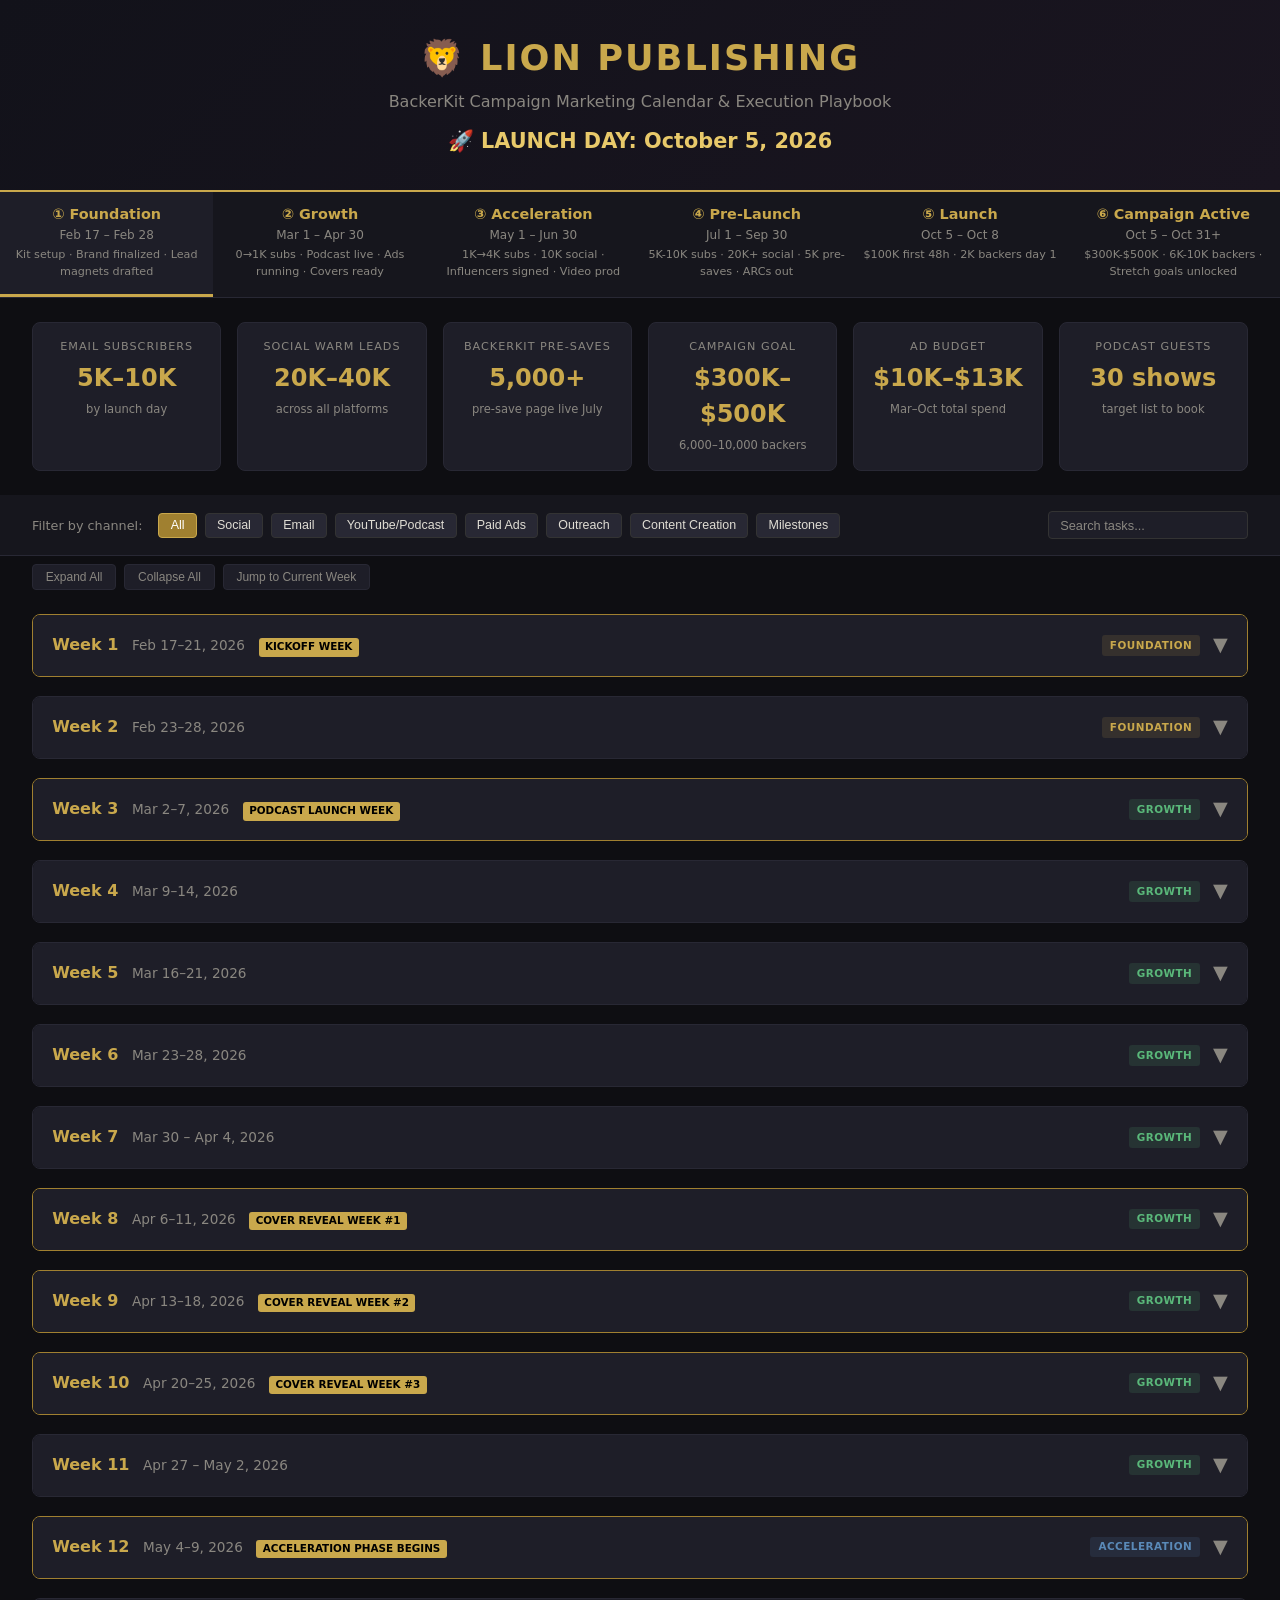
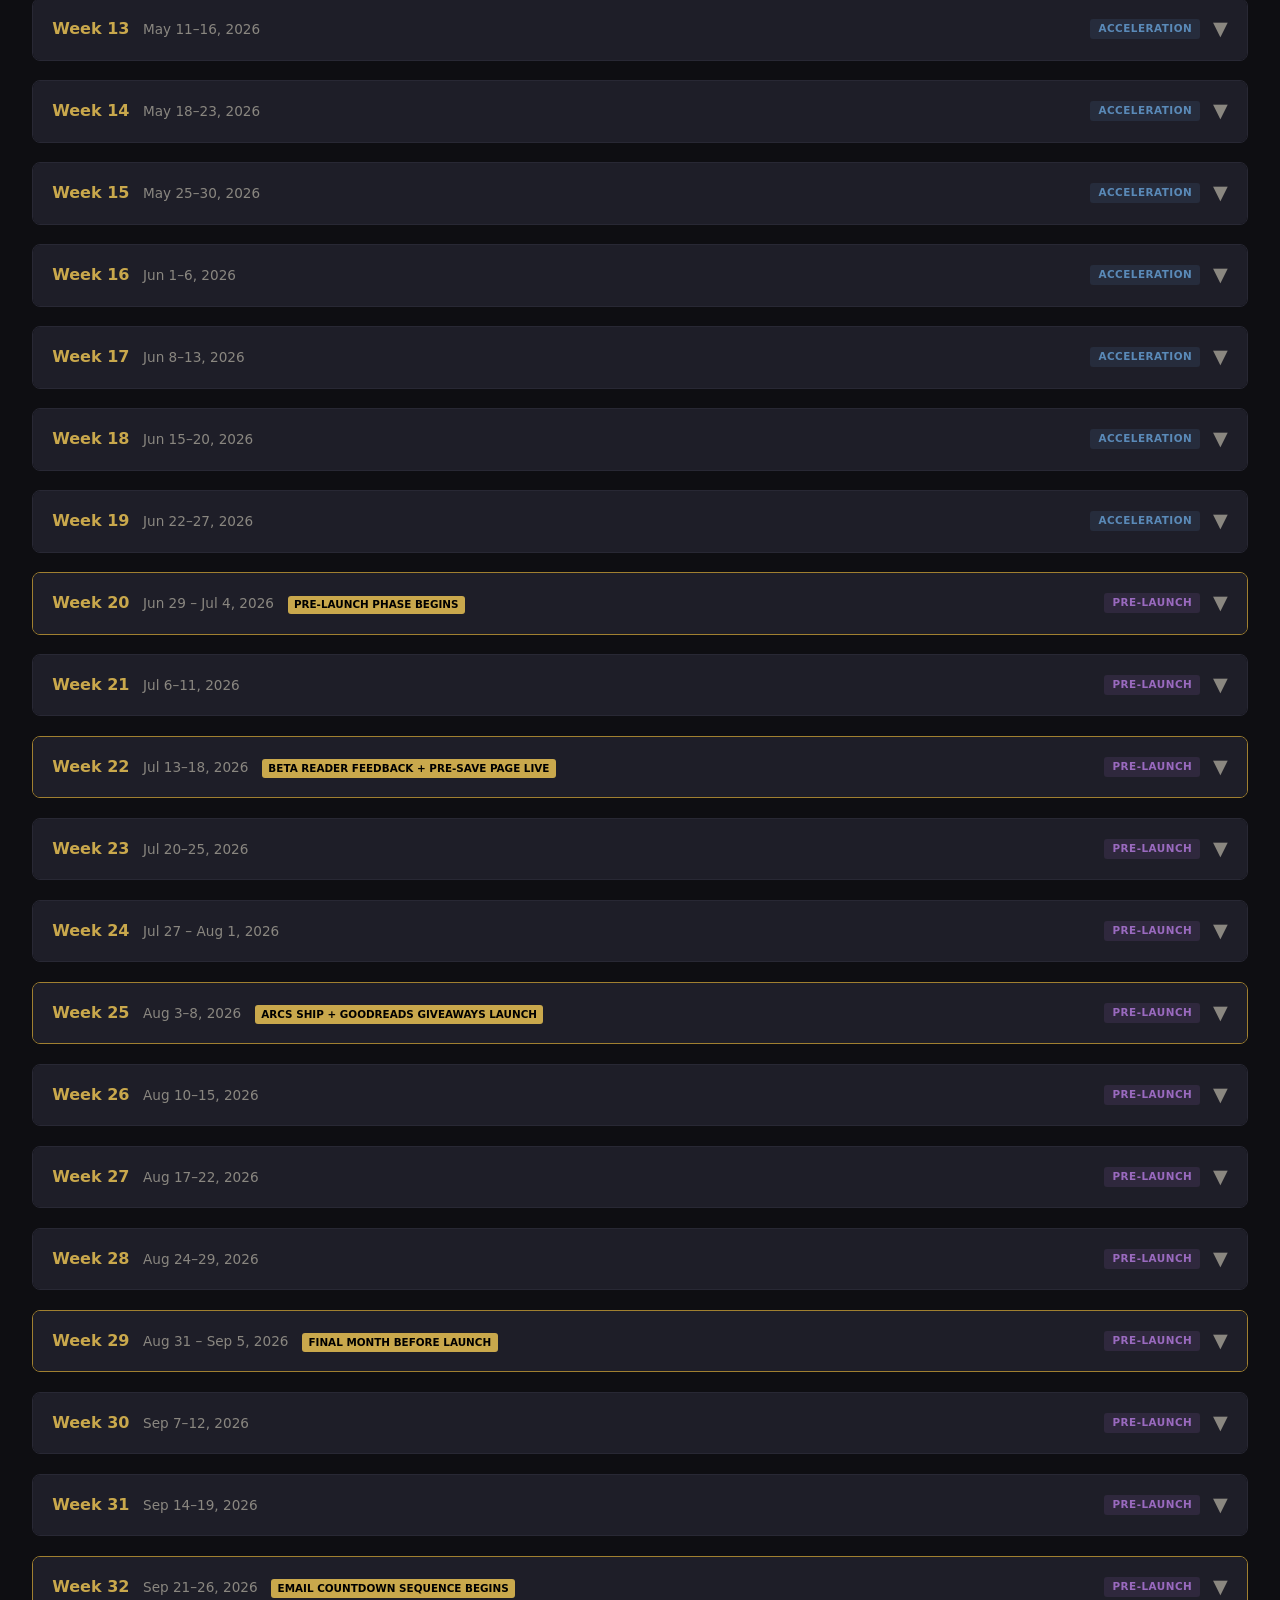
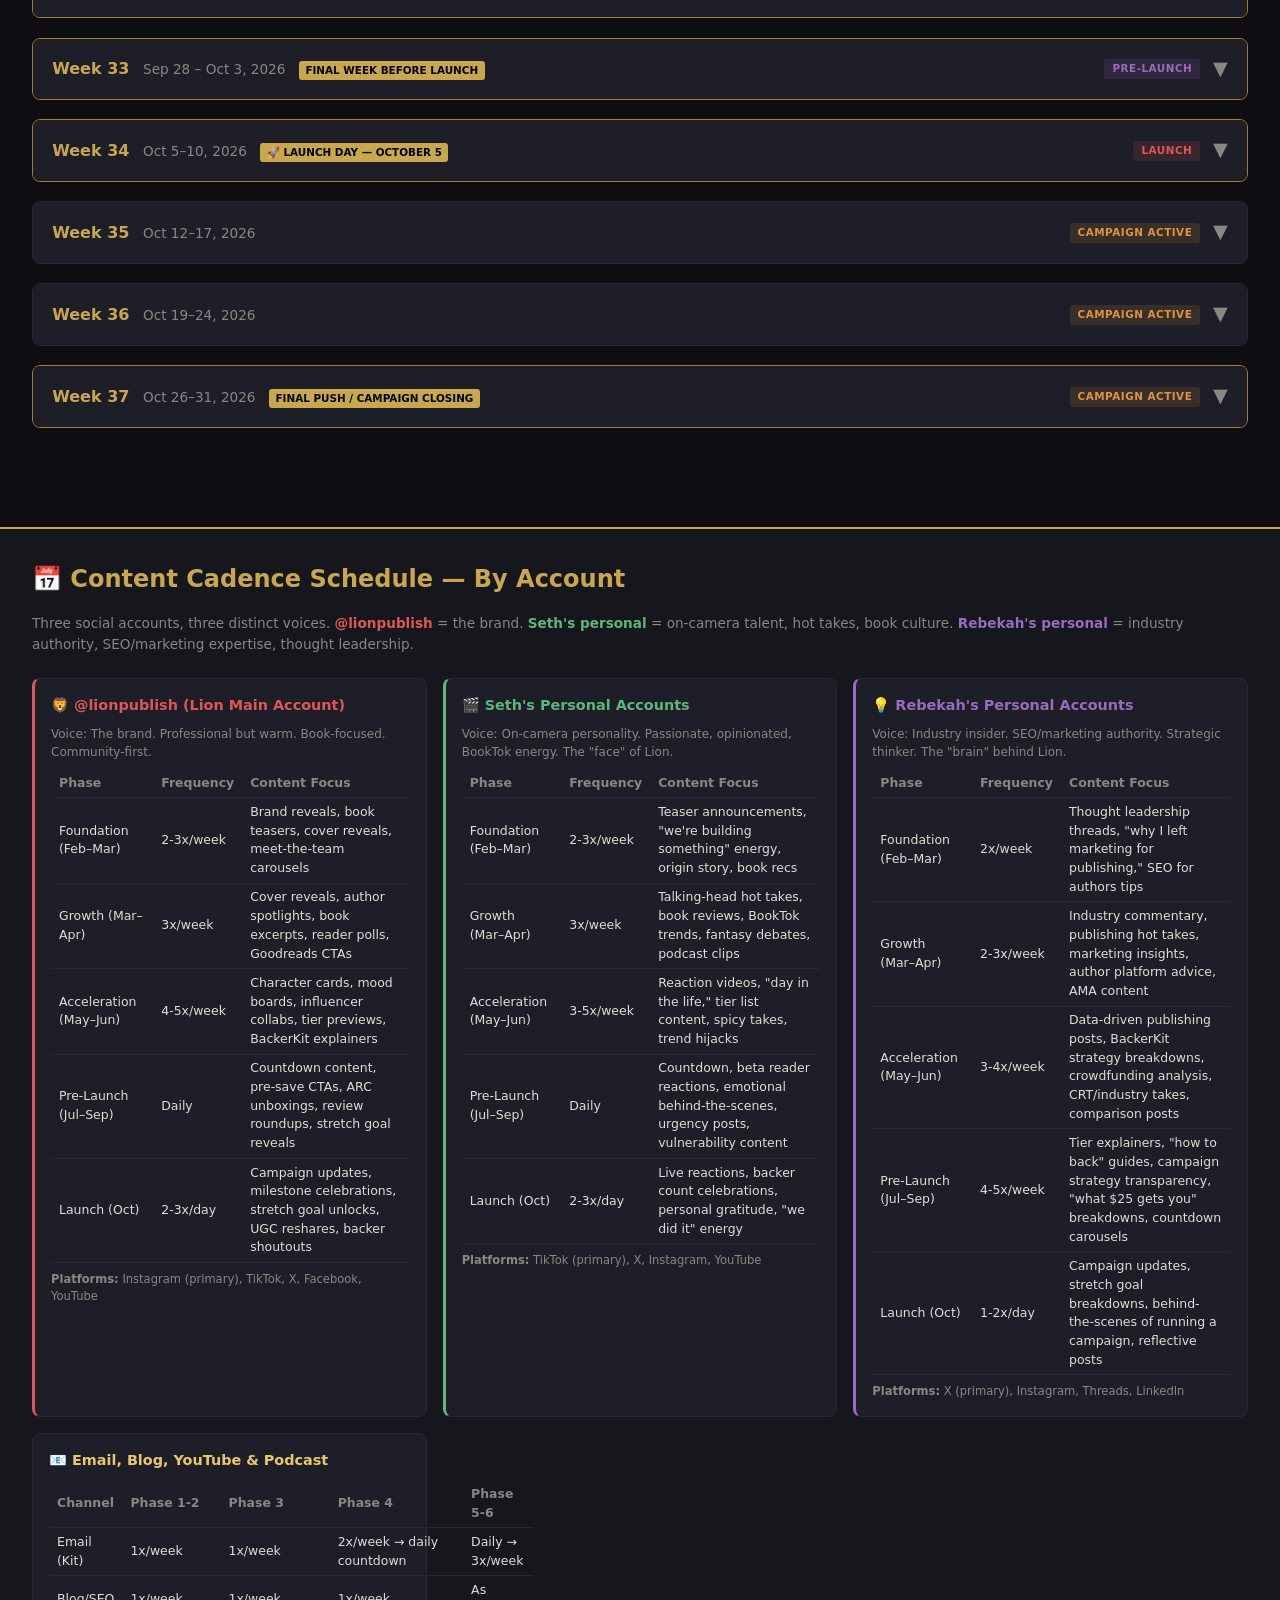
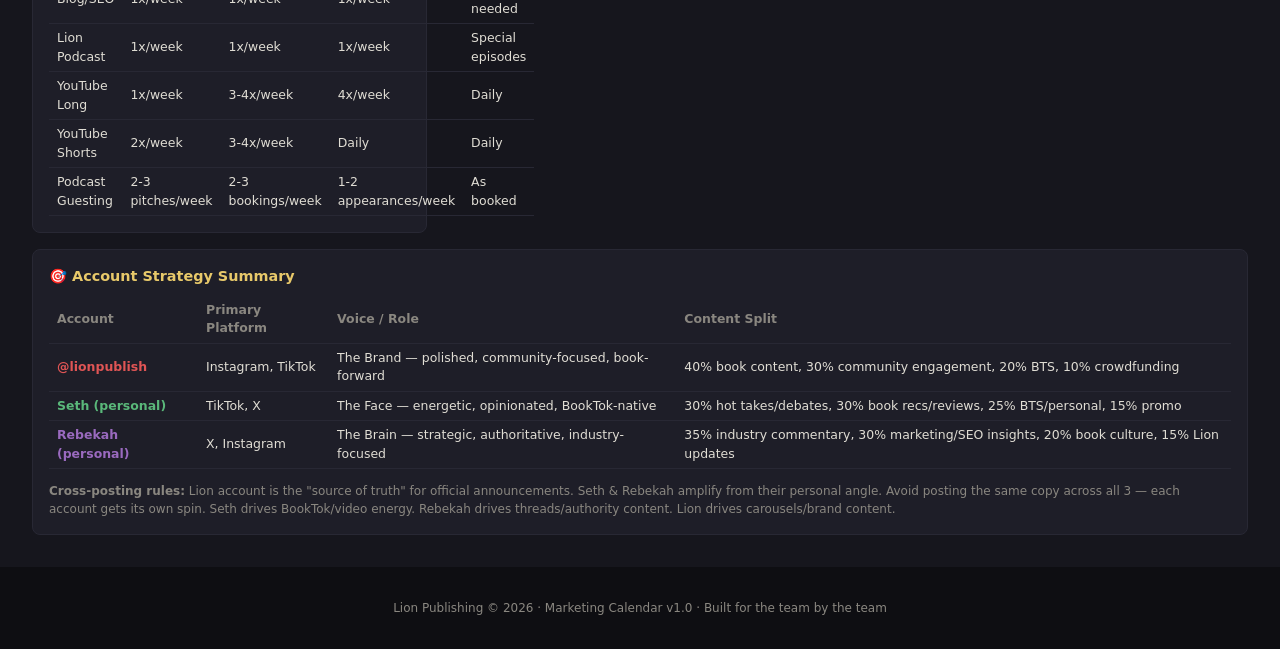
<file: marketing-calendar.html>
<!DOCTYPE html>
<html lang="en">
<head>
<meta charset="UTF-8">
<meta name="viewport" content="width=device-width, initial-scale=1.0">
<title>Lion Publishing — BackerKit Campaign Marketing Calendar</title>
<style>
:root {
  --gold: #c9a84c;
  --gold-dim: #a08030;
  --gold-bright: #e8c96a;
  --bg: #0e0e12;
  --bg2: #16161d;
  --bg3: #1e1e28;
  --bg4: #282834;
  --text: #e0ddd4;
  --text-dim: #8a8780;
  --red: #e05555;
  --orange: #e0943a;
  --green: #5ab87a;
  --blue: #5a8ab8;
  --purple: #9a6abf;
  --pink: #c06a8a;
  --cyan: #4ab8b0;
}
* { margin:0; padding:0; box-sizing:border-box; }
body { background:var(--bg); color:var(--text); font-family:'Segoe UI',system-ui,-apple-system,sans-serif; line-height:1.5; }
a { color:var(--gold); }

/* Header */
.header { background:linear-gradient(135deg, #12121a 0%, #1a1520 100%); border-bottom:2px solid var(--gold); padding:2rem; text-align:center; }
.header h1 { font-size:2.2rem; color:var(--gold); letter-spacing:2px; text-transform:uppercase; }
.header .subtitle { color:var(--text-dim); margin-top:.3rem; font-size:1rem; }
.header .launch-date { margin-top:.8rem; font-size:1.3rem; color:var(--gold-bright); font-weight:700; }

/* Phase bar */
.phase-bar { display:flex; overflow-x:auto; background:var(--bg2); border-bottom:1px solid var(--bg4); }
.phase-item { flex:1; min-width:140px; padding:.8rem .5rem; text-align:center; cursor:pointer; border-bottom:3px solid transparent; transition:.2s; font-size:.82rem; }
.phase-item:hover, .phase-item.active { border-bottom-color:var(--gold); background:var(--bg3); }
.phase-item .phase-name { font-weight:700; color:var(--gold); font-size:.9rem; }
.phase-item .phase-dates { color:var(--text-dim); font-size:.75rem; }
.phase-item .phase-kpi { color:var(--text-dim); font-size:.7rem; margin-top:.2rem; }

/* Filters */
.filters { padding:1rem 2rem; background:var(--bg2); border-bottom:1px solid var(--bg4); display:flex; flex-wrap:wrap; gap:.5rem; align-items:center; }
.filters label { font-size:.8rem; color:var(--text-dim); margin-right:.5rem; }
.filter-btn { background:var(--bg4); border:1px solid #333; color:var(--text); padding:.3rem .7rem; border-radius:4px; cursor:pointer; font-size:.78rem; transition:.15s; }
.filter-btn:hover { border-color:var(--gold-dim); }
.filter-btn.active { background:var(--gold-dim); border-color:var(--gold); color:#fff; }
.search-box { background:var(--bg3); border:1px solid #333; color:var(--text); padding:.35rem .7rem; border-radius:4px; font-size:.8rem; width:200px; margin-left:auto; }
.search-box::placeholder { color:var(--text-dim); }
.search-box:focus { outline:none; border-color:var(--gold); }

/* KPI Dashboard */
.kpi-dashboard { display:grid; grid-template-columns:repeat(auto-fit,minmax(180px,1fr)); gap:1rem; padding:1.5rem 2rem; background:var(--bg); }
.kpi-card { background:var(--bg3); border:1px solid var(--bg4); border-radius:8px; padding:1rem; text-align:center; }
.kpi-card .kpi-label { font-size:.7rem; color:var(--text-dim); text-transform:uppercase; letter-spacing:1px; }
.kpi-card .kpi-value { font-size:1.5rem; font-weight:700; color:var(--gold); margin:.3rem 0; }
.kpi-card .kpi-sub { font-size:.72rem; color:var(--text-dim); }

/* Week cards */
.weeks-container { padding:1rem 2rem 3rem; }
.week-card { background:var(--bg2); border:1px solid var(--bg4); border-radius:8px; margin-bottom:1.2rem; overflow:hidden; transition:.2s; }
.week-card.milestone { border-color:var(--gold-dim); }
.week-card.hidden { display:none; }
.week-header { padding:1rem 1.2rem; cursor:pointer; display:flex; justify-content:space-between; align-items:center; background:var(--bg3); }
.week-header:hover { background:var(--bg4); }
.week-title { font-weight:700; font-size:1rem; }
.week-title .week-num { color:var(--gold); margin-right:.5rem; }
.week-title .week-dates { color:var(--text-dim); font-size:.85rem; font-weight:400; }
.week-phase-badge { font-size:.65rem; padding:.15rem .5rem; border-radius:3px; text-transform:uppercase; letter-spacing:.5px; font-weight:600; }
.week-chevron { color:var(--text-dim); transition:.2s; font-size:1.2rem; }
.week-card.open .week-chevron { transform:rotate(180deg); }
.week-body { display:none; padding:0 1.2rem 1.2rem; }
.week-card.open .week-body { display:block; }

.week-priorities { background:var(--bg); border-left:3px solid var(--gold); padding:.8rem 1rem; margin:.8rem 0; border-radius:0 6px 6px 0; }
.week-priorities h4 { color:var(--gold); font-size:.8rem; text-transform:uppercase; letter-spacing:1px; margin-bottom:.4rem; }
.week-priorities ul { list-style:none; padding:0; }
.week-priorities li { font-size:.85rem; padding:.15rem 0; padding-left:1rem; position:relative; }
.week-priorities li::before { content:'→'; position:absolute; left:0; color:var(--gold); }

.channel-section { margin-top:.8rem; }
.channel-label { font-size:.72rem; font-weight:700; text-transform:uppercase; letter-spacing:1px; padding:.4rem .6rem; border-radius:4px 4px 0 0; display:inline-block; }
.channel-tasks { background:var(--bg); border:1px solid var(--bg4); border-radius:0 6px 6px 6px; padding:.6rem .8rem; }
.task-item { font-size:.83rem; padding:.3rem 0; border-bottom:1px solid var(--bg4); display:flex; align-items:flex-start; gap:.5rem; }
.task-item:last-child { border-bottom:none; }
.task-owner { font-size:.65rem; background:var(--bg4); padding:.1rem .4rem; border-radius:3px; white-space:nowrap; color:var(--text-dim); flex-shrink:0; margin-top:.1rem; }
.task-text { flex:1; }
.task-urgency { width:6px; height:6px; border-radius:50%; flex-shrink:0; margin-top:.45rem; }
.urgency-high { background:var(--red); }
.urgency-medium { background:var(--orange); }
.urgency-low { background:var(--green); }

/* Channel colors */
.ch-social .channel-label { background:#2a3545; color:var(--blue); }
.ch-email .channel-label { background:#2a3535; color:var(--cyan); }
.ch-youtube .channel-label { background:#3a2535; color:var(--pink); }
.ch-ads .channel-label { background:#352a35; color:var(--purple); }
.ch-outreach .channel-label { background:#353525; color:var(--orange); }
.ch-content .channel-label { background:#253530; color:var(--green); }
.ch-milestone .channel-label { background:#35351a; color:var(--gold); }

/* Milestone marker */
.milestone-marker { display:inline-block; background:var(--gold); color:#000; font-size:.65rem; font-weight:700; padding:.1rem .4rem; border-radius:3px; margin-left:.5rem; text-transform:uppercase; }

/* Content cadence */
.cadence-section { padding:2rem; background:var(--bg2); border-top:2px solid var(--gold); margin-top:2rem; }
.cadence-section h2 { color:var(--gold); margin-bottom:1rem; }
.cadence-grid { display:grid; grid-template-columns:repeat(auto-fit,minmax(300px,1fr)); gap:1rem; }
.cadence-card { background:var(--bg3); border:1px solid var(--bg4); border-radius:8px; padding:1rem; }
.cadence-card h3 { color:var(--gold-bright); font-size:.9rem; margin-bottom:.5rem; }
.cadence-card table { width:100%; font-size:.78rem; border-collapse:collapse; }
.cadence-card th, .cadence-card td { padding:.3rem .5rem; border-bottom:1px solid var(--bg4); text-align:left; }
.cadence-card th { color:var(--text-dim); font-weight:600; }

/* Expand/collapse all */
.controls { padding:.5rem 2rem; display:flex; gap:.5rem; }
.ctrl-btn { background:var(--bg3); border:1px solid var(--bg4); color:var(--text-dim); padding:.3rem .8rem; border-radius:4px; cursor:pointer; font-size:.75rem; }
.ctrl-btn:hover { border-color:var(--gold-dim); color:var(--text); }

/* Responsive */
@media(max-width:768px) {
  .header h1 { font-size:1.4rem; }
  .filters { padding:.8rem 1rem; }
  .weeks-container { padding:1rem; }
  .kpi-dashboard { padding:1rem; }
  .cadence-section { padding:1rem; }
  .phase-bar { flex-wrap:wrap; }
}
</style>
</head>
<body>

<div class="header">
  <h1>🦁 Lion Publishing</h1>
  <div class="subtitle">BackerKit Campaign Marketing Calendar & Execution Playbook</div>
  <div class="launch-date">🚀 LAUNCH DAY: October 5, 2026</div>
</div>

<div class="phase-bar" id="phaseBar">
  <div class="phase-item active" data-phase="foundation">
    <div class="phase-name">① Foundation</div>
    <div class="phase-dates">Feb 17 – Feb 28</div>
    <div class="phase-kpi">Kit setup · Brand finalized · Lead magnets drafted</div>
  </div>
  <div class="phase-item" data-phase="growth">
    <div class="phase-name">② Growth</div>
    <div class="phase-dates">Mar 1 – Apr 30</div>
    <div class="phase-kpi">0→1K subs · Podcast live · Ads running · Covers ready</div>
  </div>
  <div class="phase-item" data-phase="acceleration">
    <div class="phase-name">③ Acceleration</div>
    <div class="phase-dates">May 1 – Jun 30</div>
    <div class="phase-kpi">1K→4K subs · 10K social · Influencers signed · Video prod</div>
  </div>
  <div class="phase-item" data-phase="prelaunch">
    <div class="phase-name">④ Pre-Launch</div>
    <div class="phase-dates">Jul 1 – Sep 30</div>
    <div class="phase-kpi">5K-10K subs · 20K+ social · 5K pre-saves · ARCs out</div>
  </div>
  <div class="phase-item" data-phase="launch">
    <div class="phase-name">⑤ Launch</div>
    <div class="phase-dates">Oct 5 – Oct 8</div>
    <div class="phase-kpi">$100K first 48h · 2K backers day 1</div>
  </div>
  <div class="phase-item" data-phase="campaign">
    <div class="phase-name">⑥ Campaign Active</div>
    <div class="phase-dates">Oct 5 – Oct 31+</div>
    <div class="phase-kpi">$300K-$500K · 6K-10K backers · Stretch goals unlocked</div>
  </div>
</div>

<div class="kpi-dashboard">
  <div class="kpi-card"><div class="kpi-label">Email Subscribers</div><div class="kpi-value">5K–10K</div><div class="kpi-sub">by launch day</div></div>
  <div class="kpi-card"><div class="kpi-label">Social Warm Leads</div><div class="kpi-value">20K–40K</div><div class="kpi-sub">across all platforms</div></div>
  <div class="kpi-card"><div class="kpi-label">BackerKit Pre-Saves</div><div class="kpi-value">5,000+</div><div class="kpi-sub">pre-save page live July</div></div>
  <div class="kpi-card"><div class="kpi-label">Campaign Goal</div><div class="kpi-value">$300K–$500K</div><div class="kpi-sub">6,000–10,000 backers</div></div>
  <div class="kpi-card"><div class="kpi-label">Ad Budget</div><div class="kpi-value">$10K–$13K</div><div class="kpi-sub">Mar–Oct total spend</div></div>
  <div class="kpi-card"><div class="kpi-label">Podcast Guests</div><div class="kpi-value">30 shows</div><div class="kpi-sub">target list to book</div></div>
</div>

<div class="filters">
  <label>Filter by channel:</label>
  <button class="filter-btn active" data-filter="all">All</button>
  <button class="filter-btn" data-filter="social">Social</button>
  <button class="filter-btn" data-filter="email">Email</button>
  <button class="filter-btn" data-filter="youtube">YouTube/Podcast</button>
  <button class="filter-btn" data-filter="ads">Paid Ads</button>
  <button class="filter-btn" data-filter="outreach">Outreach</button>
  <button class="filter-btn" data-filter="content">Content Creation</button>
  <button class="filter-btn" data-filter="milestone">Milestones</button>
  <input type="text" class="search-box" id="searchBox" placeholder="Search tasks...">
</div>

<div class="controls">
  <button class="ctrl-btn" id="expandAll">Expand All</button>
  <button class="ctrl-btn" id="collapseAll">Collapse All</button>
  <button class="ctrl-btn" id="showCurrent">Jump to Current Week</button>
</div>

<div class="weeks-container" id="weeksContainer"></div>

<div class="cadence-section">
  <h2>📅 Content Cadence Schedule — By Account</h2>
  <p style="color:var(--text-dim);font-size:.85rem;margin-bottom:1.5rem;">Three social accounts, three distinct voices. <strong style="color:#e05555;">@lionpublish</strong> = the brand. <strong style="color:#5ab87a;">Seth's personal</strong> = on-camera talent, hot takes, book culture. <strong style="color:#9a6abf;">Rebekah's personal</strong> = industry authority, SEO/marketing expertise, thought leadership.</p>
  <div class="cadence-grid">
    <div class="cadence-card" style="border-left:3px solid #e05555;">
      <h3 style="color:#e05555;">🦁 @lionpublish (Lion Main Account)</h3>
      <p style="font-size:.75rem;color:var(--text-dim);margin-bottom:.5rem;">Voice: The brand. Professional but warm. Book-focused. Community-first.</p>
      <table>
        <tr><th>Phase</th><th>Frequency</th><th>Content Focus</th></tr>
        <tr><td>Foundation (Feb–Mar)</td><td>2-3x/week</td><td>Brand reveals, book teasers, cover reveals, meet-the-team carousels</td></tr>
        <tr><td>Growth (Mar–Apr)</td><td>3x/week</td><td>Cover reveals, author spotlights, book excerpts, reader polls, Goodreads CTAs</td></tr>
        <tr><td>Acceleration (May–Jun)</td><td>4-5x/week</td><td>Character cards, mood boards, influencer collabs, tier previews, BackerKit explainers</td></tr>
        <tr><td>Pre-Launch (Jul–Sep)</td><td>Daily</td><td>Countdown content, pre-save CTAs, ARC unboxings, review roundups, stretch goal reveals</td></tr>
        <tr><td>Launch (Oct)</td><td>2-3x/day</td><td>Campaign updates, milestone celebrations, stretch goal unlocks, UGC reshares, backer shoutouts</td></tr>
      </table>
      <p style="font-size:.72rem;color:var(--text-dim);margin-top:.5rem;"><strong>Platforms:</strong> Instagram (primary), TikTok, X, Facebook, YouTube</p>
    </div>
    <div class="cadence-card" style="border-left:3px solid #5ab87a;">
      <h3 style="color:#5ab87a;">🎬 Seth's Personal Accounts</h3>
      <p style="font-size:.75rem;color:var(--text-dim);margin-bottom:.5rem;">Voice: On-camera personality. Passionate, opinionated, BookTok energy. The "face" of Lion.</p>
      <table>
        <tr><th>Phase</th><th>Frequency</th><th>Content Focus</th></tr>
        <tr><td>Foundation (Feb–Mar)</td><td>2-3x/week</td><td>Teaser announcements, "we're building something" energy, origin story, book recs</td></tr>
        <tr><td>Growth (Mar–Apr)</td><td>3x/week</td><td>Talking-head hot takes, book reviews, BookTok trends, fantasy debates, podcast clips</td></tr>
        <tr><td>Acceleration (May–Jun)</td><td>3-5x/week</td><td>Reaction videos, "day in the life," tier list content, spicy takes, trend hijacks</td></tr>
        <tr><td>Pre-Launch (Jul–Sep)</td><td>Daily</td><td>Countdown, beta reader reactions, emotional behind-the-scenes, urgency posts, vulnerability content</td></tr>
        <tr><td>Launch (Oct)</td><td>2-3x/day</td><td>Live reactions, backer count celebrations, personal gratitude, "we did it" energy</td></tr>
      </table>
      <p style="font-size:.72rem;color:var(--text-dim);margin-top:.5rem;"><strong>Platforms:</strong> TikTok (primary), X, Instagram, YouTube</p>
    </div>
    <div class="cadence-card" style="border-left:3px solid #9a6abf;">
      <h3 style="color:#9a6abf;">💡 Rebekah's Personal Accounts</h3>
      <p style="font-size:.75rem;color:var(--text-dim);margin-bottom:.5rem;">Voice: Industry insider. SEO/marketing authority. Strategic thinker. The "brain" behind Lion.</p>
      <table>
        <tr><th>Phase</th><th>Frequency</th><th>Content Focus</th></tr>
        <tr><td>Foundation (Feb–Mar)</td><td>2x/week</td><td>Thought leadership threads, "why I left marketing for publishing," SEO for authors tips</td></tr>
        <tr><td>Growth (Mar–Apr)</td><td>2-3x/week</td><td>Industry commentary, publishing hot takes, marketing insights, author platform advice, AMA content</td></tr>
        <tr><td>Acceleration (May–Jun)</td><td>3-4x/week</td><td>Data-driven publishing posts, BackerKit strategy breakdowns, crowdfunding analysis, CRT/industry takes, comparison posts</td></tr>
        <tr><td>Pre-Launch (Jul–Sep)</td><td>4-5x/week</td><td>Tier explainers, "how to back" guides, campaign strategy transparency, "what $25 gets you" breakdowns, countdown carousels</td></tr>
        <tr><td>Launch (Oct)</td><td>1-2x/day</td><td>Campaign updates, stretch goal breakdowns, behind-the-scenes of running a campaign, reflective posts</td></tr>
      </table>
      <p style="font-size:.72rem;color:var(--text-dim);margin-top:.5rem;"><strong>Platforms:</strong> X (primary), Instagram, Threads, LinkedIn</p>
    </div>
    <div class="cadence-card">
      <h3>📧 Email, Blog, YouTube & Podcast</h3>
      <table>
        <tr><th>Channel</th><th>Phase 1-2</th><th>Phase 3</th><th>Phase 4</th><th>Phase 5-6</th></tr>
        <tr><td>Email (Kit)</td><td>1x/week</td><td>1x/week</td><td>2x/week → daily countdown</td><td>Daily → 3x/week</td></tr>
        <tr><td>Blog/SEO</td><td>1x/week</td><td>1x/week</td><td>1x/week</td><td>As needed</td></tr>
        <tr><td>Lion Podcast</td><td>1x/week</td><td>1x/week</td><td>1x/week</td><td>Special episodes</td></tr>
        <tr><td>YouTube Long</td><td>1x/week</td><td>3-4x/week</td><td>4x/week</td><td>Daily</td></tr>
        <tr><td>YouTube Shorts</td><td>2x/week</td><td>3-4x/week</td><td>Daily</td><td>Daily</td></tr>
        <tr><td>Podcast Guesting</td><td>2-3 pitches/week</td><td>2-3 bookings/week</td><td>1-2 appearances/week</td><td>As booked</td></tr>
      </table>
    </div>
    <div class="cadence-card" style="grid-column: 1 / -1;">
      <h3>🎯 Account Strategy Summary</h3>
      <table>
        <tr><th>Account</th><th>Primary Platform</th><th>Voice / Role</th><th>Content Split</th></tr>
        <tr><td style="color:#e05555;font-weight:700;">@lionpublish</td><td>Instagram, TikTok</td><td>The Brand — polished, community-focused, book-forward</td><td>40% book content, 30% community engagement, 20% BTS, 10% crowdfunding</td></tr>
        <tr><td style="color:#5ab87a;font-weight:700;">Seth (personal)</td><td>TikTok, X</td><td>The Face — energetic, opinionated, BookTok-native</td><td>30% hot takes/debates, 30% book recs/reviews, 25% BTS/personal, 15% promo</td></tr>
        <tr><td style="color:#9a6abf;font-weight:700;">Rebekah (personal)</td><td>X, Instagram</td><td>The Brain — strategic, authoritative, industry-focused</td><td>35% industry commentary, 30% marketing/SEO insights, 20% book culture, 15% Lion updates</td></tr>
      </table>
      <p style="font-size:.75rem;color:var(--text-dim);margin-top:.8rem;"><strong>Cross-posting rules:</strong> Lion account is the "source of truth" for official announcements. Seth & Rebekah amplify from their personal angle. Avoid posting the same copy across all 3 — each account gets its own spin. Seth drives BookTok/video energy. Rebekah drives threads/authority content. Lion drives carousels/brand content.</p>
    </div>
  </div>
</div>

<div style="text-align:center;padding:2rem;color:var(--text-dim);font-size:.75rem;">
  Lion Publishing © 2026 · Marketing Calendar v1.0 · Built for the team by the team
</div>

<script>
const WEEKS = [
// ============ PHASE 1: FOUNDATION (Feb 17 – Feb 28) ============
{
  num: 1, dates: "Feb 17–21, 2026", phase: "foundation", phaseColor: "#c9a84c",
  milestone: "KICKOFF WEEK",
  priorities: [
    "Finalize Lion Publishing brand identity (logo, colors, typography, tone guide)",
    "Set up Kit (ConvertKit) account with welcome sequence",
    "Create first lead magnet: Chapter 1 sampler PDF (all 3 books)",
    "Claim & optimize all social handles"
  ],
  channels: {
    milestone: [
      { text: "🎯 FOUNDATION PHASE BEGINS — All systems setup this week", owner: "All", urgency: "high" },
    ],
    content: [
      { text: "Design Lion Publishing logo variations (full, icon, wordmark) — finalize with team by Wed", owner: "Rebekah", urgency: "high" },
      { text: "Create brand style guide: colors (#c9a84c gold primary), fonts, photo/video style, tone of voice doc", owner: "Rebekah", urgency: "high" },
      { text: "Write & format Chapter 1 sampler PDF — include all 3 books with cover placeholders & author bios", owner: "Rebekah", urgency: "high" },
      { text: "Draft 'About Lion Publishing' boilerplate copy (100-word, 250-word, 500-word versions)", owner: "Rebekah", urgency: "medium" },
      { text: "Outline prequel short story concept for lead magnet #2 (assign to author, deadline: March 7)", owner: "Seth", urgency: "medium" },
    ],
    email: [
      { text: "Create Kit account → set up domain authentication for lionpublish.com", owner: "Rebekah", urgency: "high" },
      { text: "Build landing page in Kit: 'Get exclusive first chapters from 3 debut fantasy novels'", owner: "Rebekah", urgency: "high" },
      { text: "Write 3-email welcome sequence: (1) Deliver lead magnet + our story, (2) Meet the books, (3) Meet the authors", owner: "Rebekah", urgency: "high" },
      { text: "Set up subscriber tags: litRPG-interest, epic-fantasy-interest, YA-interest, general", owner: "Rebekah", urgency: "medium" },
    ],
    social: [
      { text: "Claim/unify handles on X, Threads, Instagram, TikTok, Facebook, YouTube — use @lionpublish everywhere", owner: "Seth", urgency: "high" },
      { text: "Design profile photos, banners, and bio copy for all platforms (consistent branding)", owner: "Josh", urgency: "high" },
      { text: "[SETH] Post announcement on personal accounts: 'We're building something. 🦁' — teaser with no details", owner: "Seth", urgency: "medium" },
      { text: "[SETH] Post announcement #2: 'What if a publisher actually put authors first?' — thought-provoking thread/caption", owner: "Seth", urgency: "medium" },
      { text: "[REBEKAH] X thread: 'After years in SEO & content marketing, I'm doing something I never expected — starting a publishing house. Here's why 🧵'", owner: "Rebekah", urgency: "medium" },
      { text: "[REBEKAH] Instagram post: The personal side — why this matters to her, what she sees broken in publishing from a marketing lens", owner: "Rebekah", urgency: "medium" },
    ],
    youtube: [
      { text: "Set up Lion Publishing YouTube channel — branding, about section, channel trailer placeholder", owner: "Josh", urgency: "high" },
      { text: "Plan first 4 Lion Podcast episodes (topics: Why we started Lion, State of publishing, Why these 3 genres, Author interviews)", owner: "Seth", urgency: "medium" },
      { text: "Order/test podcast recording setup — lighting, mics, backdrop with Lion branding", owner: "Josh", urgency: "medium" },
    ],
    ads: [
      { text: "Schedule intro call with Justin & Chaunna Brooke (AdSkills) — discuss ad strategy for list building", owner: "Seth", urgency: "medium" },
      { text: "Set up Meta Business Manager, ad account, and Facebook pixel on lionpublish.com", owner: "Seth", urgency: "medium" },
      { text: "Install Google Analytics 4 + Google Ads tag on lionpublish.com", owner: "Rebekah", urgency: "low" },
    ],
    outreach: [
      { text: "Compile master influencer target list: 50 BookTok/Bookstagram creators (10K-100K followers in fantasy/litRPG/YA)", owner: "Rachael", urgency: "medium" },
      { text: "Draft podcast guesting pitch email template — personalized hook + Lion story + what we bring to their audience", owner: "Seth", urgency: "medium" },
    ],
  }
},
{
  num: 2, dates: "Feb 23–28, 2026", phase: "foundation", phaseColor: "#c9a84c",
  priorities: [
    "Finish all lead magnets in draft form",
    "lionpublish.com website live with email capture",
    "Record first Lion Podcast episode",
    "Begin SEO content strategy"
  ],
  channels: {
    content: [
      { text: "Finish Chapter 1 sampler PDF design — professional layout with placeholder covers, author headshots, and CTAs", owner: "Josh", urgency: "high" },
      { text: "Write BTS blog post #1: 'Why Two Marketers Decided to Start a Publishing House' (2,000 words, SEO-optimized)", owner: "Rebekah", urgency: "high" },
      { text: "Create content bank spreadsheet: 50 social post ideas across all 3 books (hooks, angles, formats)", owner: "Rebekah", urgency: "high" },
      { text: "Film BTS video #1: 'Day 1 of Building a Publishing House' — raw, authentic, 3-5 min for YouTube + cut to 60s for socials", owner: "Josh", urgency: "medium" },
      { text: "Draft prequel short story outline (coordinate with author) — target 5,000-8,000 words, delivery March 14", owner: "Seth", urgency: "medium" },
    ],
    email: [
      { text: "Test full welcome sequence flow — signup → delivery → email 2 (day 2) → email 3 (day 4)", owner: "Rebekah", urgency: "high" },
      { text: "Create Kit signup form embeds for lionpublish.com (header, footer, popup with 10s delay)", owner: "Rebekah", urgency: "high" },
      { text: "Design email template in Kit: Lion branding, gold accent, clean layout, mobile-optimized", owner: "Rebekah", urgency: "medium" },
    ],
    social: [
      { text: "[LION] Instagram carousel — 'The 3 books we're publishing and why we chose them' (slide-by-slide breakdown)", owner: "Lion Acct", urgency: "medium" },
      { text: "[SETH] TikTok/Reel — talking to camera: 'We quit our jobs to start a publishing house. Here's why.' (60s, hook-first)", owner: "Seth", urgency: "medium" },
      { text: "[SETH] X thread — '10 things wrong with traditional publishing (and how we're fixing them)' — thought leadership", owner: "Seth", urgency: "medium" },
      { text: "[REBEKAH] X thread: 'I've spent 7+ years in SEO. Here's what book publishers get wrong about discoverability 🧵' — authority post", owner: "Rebekah", urgency: "medium" },
      { text: "[REBEKAH] Instagram: 'What I've learned about content marketing that applies to selling books' — carousel or Reel", owner: "Rebekah", urgency: "medium" },
      { text: "[LION] TikTok: 'Meet the team behind Lion Publishing' — quick intro cuts of each person + their role", owner: "Lion Acct", urgency: "medium" },
      { text: "Create Goodreads author pages for all 3 book authors + add books as 'upcoming'", owner: "Rachael", urgency: "medium" },
      { text: "Create Storygraph and Fable profiles for Lion Publishing + add upcoming titles", owner: "Rachael", urgency: "low" },
    ],
    youtube: [
      { text: "Record Lion Podcast Ep 1: 'Why We're Starting Lion Publishing' — Seth & Rebekah, 30-45 min", owner: "Seth", urgency: "high" },
      { text: "Josh begins editing Ep 1 — target publish date: March 3", owner: "Josh", urgency: "medium" },
    ],
    ads: [
      { text: "Complete AdSkills strategy call — get recommendations on audience targeting, creative formats, budget pacing", owner: "Seth", urgency: "medium" },
      { text: "Design 3 lead magnet ad creatives: (A) book mockup + 'Read Ch.1 Free', (B) Seth/Rebekah talking head still, (C) genre-specific hook", owner: "Josh", urgency: "medium" },
    ],
    outreach: [
      { text: "Send first 5 podcast guesting pitches to highest-priority shows on target list", owner: "Seth", urgency: "medium" },
      { text: "Research and join 10 Facebook groups for fantasy/litRPG/YA readers — begin lurking & engaging authentically", owner: "Rachael", urgency: "low" },
    ],
  }
},
// ============ PHASE 2: GROWTH (Mar 1 – Apr 30) ============
{
  num: 3, dates: "Mar 2–7, 2026", phase: "growth", phaseColor: "#5ab87a",
  milestone: "PODCAST LAUNCH WEEK",
  priorities: [
    "Launch The Lion Podcast (Ep 1 goes live)",
    "Turn on first paid ads for list building",
    "Publish first SEO blog post",
    "Begin 2-3 posts/week social cadence"
  ],
  channels: {
    milestone: [
      { text: "🎙️ THE LION PODCAST LAUNCHES — Ep 1 goes live on all platforms (Apple, Spotify, YouTube)", owner: "All", urgency: "high" },
      { text: "💰 PAID ADS GO LIVE — First list-building campaigns on Meta", owner: "Seth", urgency: "high" },
    ],
    social: [
      { text: "[LION] Post podcast launch announcement on all platforms — audiogram clip + 'We have a podcast!' + link to listen", owner: "Lion Acct", urgency: "high" },
      { text: "[SETH] Instagram Reel: 'POV: You just found out two marketers are starting a fantasy publisher' — trending audio", owner: "Seth", urgency: "medium" },
      { text: "[SETH] X thread: 'We just launched a podcast about building a publishing house from scratch. Here's what Ep 1 covers 🧵'", owner: "Seth", urgency: "medium" },
      { text: "[REBEKAH] X thread: 'Episode 1 is live. I talk about why the publishing industry's marketing is broken — and what we're doing about it. Listen 🎙️'", owner: "Rebekah", urgency: "medium" },
      { text: "[REBEKAH] Instagram Story: Share podcast link + personal take on the episode — 'The part where we talk about [topic] is the realest 5 min'", owner: "Rebekah", urgency: "medium" },
      { text: "[LION] TikTok: BTS clip of podcast studio setup, messy first take moments", owner: "Lion Acct", urgency: "low" },
      { text: "Cross-promote on The Book Is Better podcast: 30-second ad read for Lion Publishing + link in show notes", owner: "Seth", urgency: "high" },
    ],
    email: [
      { text: "Send Newsletter #1: 'The Lion Roars — We're officially live' — podcast link, lead magnet reminder, what's coming", owner: "Rebekah", urgency: "high" },
      { text: "Add podcast CTA to welcome sequence email #3: 'Want more? Listen to The Lion Podcast'", owner: "Rebekah", urgency: "low" },
    ],
    youtube: [
      { text: "Publish Lion Podcast Ep 1 as video on YouTube — optimized title, thumbnail, description with timestamps", owner: "Josh", urgency: "high" },
      { text: "Record Ep 2: 'The State of Publishing in 2026 — Why It's Broken and What's Next' — hot takes, data, vision", owner: "Seth", urgency: "medium" },
      { text: "Cut 3 YouTube Shorts from Ep 1: best soundbites, controversial takes, funny moments", owner: "Josh", urgency: "medium" },
    ],
    ads: [
      { text: "Launch Meta ad campaign #1: Lead magnet (Chapter 1 sampler) — $500/month budget — interests: fantasy books, Brandon Sanderson, litRPG, BookTok", owner: "Seth", urgency: "high" },
      { text: "Set up 3 ad sets: (A) litRPG readers, (B) epic fantasy readers, (C) YA fantasy readers — test each creative", owner: "Seth", urgency: "high" },
      { text: "Set up conversion tracking: Kit signup as conversion event, track cost per subscriber", owner: "Seth", urgency: "high" },
    ],
    content: [
      { text: "Publish blog post #1 on lionpublish.com: 'Why We're Starting Lion Publishing' — 2,000+ words, SEO-optimized for 'new fantasy publisher 2026'", owner: "Rebekah", urgency: "high" },
      { text: "Research & outline blog post #2: 'Best LitRPG Books of 2026' — SEO play for genre traffic (publish next week)", owner: "Rebekah", urgency: "medium" },
    ],
    outreach: [
      { text: "Send next batch of 5 podcast guesting pitches (shows #6-10 on target list)", owner: "Seth", urgency: "medium" },
      { text: "Begin engaging in Facebook fantasy reader groups: answer questions, share reading recs, be genuinely helpful (no self-promo yet)", owner: "Rachael", urgency: "low" },
    ],
  }
},
{
  num: 4, dates: "Mar 9–14, 2026", phase: "growth", phaseColor: "#5ab87a",
  priorities: [
    "Review first week of ad performance — optimize or kill underperformers",
    "Publish podcast Ep 2",
    "Begin building social proof with reader engagement"
  ],
  channels: {
    social: [
      { text: "[LION] Carousel: 'Top 5 fantasy tropes we love (and one we're reinventing)' — each slide a trope with our twist", owner: "Lion Acct", urgency: "medium" },
      { text: "[SETH] TikTok: 'Books I'd sell my soul to read for the first time again' — bookshelf pointing trend + pivot to 'we're publishing books that feel like that'", owner: "Seth", urgency: "medium" },
      { text: "[SETH] X poll: 'Which fantasy subgenre needs more love? LitRPG / Epic Fantasy / YA Western Fantasy / Other' — engagement bait + market research", owner: "Seth", urgency: "low" },
      { text: "[REBEKAH] Instagram Story: AMA — 'Ask us anything about starting a publishing house' — saved as highlight", owner: "Rebekah", urgency: "medium" },
      { text: "[REBEKAH] X: 'The #1 mistake authors make with their online presence (and how to fix it for free) 🧵' — SEO authority content", owner: "Rebekah", urgency: "medium" },
      { text: "[LION] Instagram: Engagement post — 'Which subgenre needs a comeback? 🗳️' Poll in Stories + feed post", owner: "Lion Acct", urgency: "low" },
    ],
    email: [
      { text: "Send Newsletter #2: 'What makes a great litRPG?' — educational content + subtle book teaser + podcast ep 2 link", owner: "Rebekah", urgency: "medium" },
    ],
    youtube: [
      { text: "Publish Ep 2: 'The State of Publishing in 2026' — Josh edits, adds B-roll of bookstores, industry data graphics", owner: "Josh", urgency: "high" },
      { text: "Record Ep 3: 'What is LitRPG? A Deep Dive for Fantasy Readers' — educational + positions our litRPG book", owner: "Seth", urgency: "medium" },
      { text: "Upload 2 Shorts from Ep 2 clips", owner: "Josh", urgency: "low" },
    ],
    ads: [
      { text: "Week 1 ad review: Check cost per subscriber (target: <$2.00 CPL), CTR, and creative performance. Kill worst ad set, scale best.", owner: "Seth", urgency: "high" },
      { text: "Brief Justin/Chaunna on initial results, get optimization recommendations", owner: "Seth", urgency: "medium" },
    ],
    content: [
      { text: "Publish blog post #2: 'Best LitRPG Books of 2026 (And One You Haven't Heard Of Yet)' — include our book at #1 with 'coming soon'", owner: "Rebekah", urgency: "medium" },
      { text: "Film talking-head video: Seth reviews a popular fantasy book (genuine review, not promotional — build credibility)", owner: "Josh", urgency: "medium" },
    ],
    outreach: [
      { text: "Follow up on podcast guesting pitches sent last week — personalized follow-ups to non-responders", owner: "Seth", urgency: "medium" },
      { text: "Identify 5 mid-tier Bookstagrammers (5K-20K) who review fantasy — Rachael begins warm engagement (commenting, sharing their content)", owner: "Rachael", urgency: "medium" },
    ],
  }
},
{
  num: 5, dates: "Mar 16–21, 2026", phase: "growth", phaseColor: "#5ab87a",
  priorities: [
    "Prequel short story complete — new lead magnet ready",
    "Second round of ad creative tests",
    "Establish weekly content rhythm"
  ],
  channels: {
    social: [
      { text: "[LION] Reel/TikTok: 'Day in the life of building a publishing house' — B-roll of meetings, design reviews, manuscript reading", owner: "Lion Acct", urgency: "medium" },
      { text: "[LION] Carousel: 'How we pick which books to publish' — behind the scenes of our editorial process", owner: "Lion Acct", urgency: "medium" },
      { text: "[REBEKAH] X thread: 'I've spent 7+ years in marketing. Here's why I think most book marketing is terrible 🧵' — thought leadership", owner: "Rebekah", urgency: "medium" },
      { text: "[REBEKAH] Instagram carousel: 'What content marketing actually looks like for a publisher' — educational from the trenches", owner: "Rebekah", urgency: "medium" },
    ],
    email: [
      { text: "Send Newsletter #3: 'A free short story set in one of our worlds' — deliver prequel short story lead magnet + announce it on socials", owner: "Rebekah", urgency: "high" },
      { text: "Create new Kit landing page for prequel short story — separate from Chapter 1 sampler for A/B testing", owner: "Rebekah", urgency: "medium" },
    ],
    youtube: [
      { text: "Publish Ep 3: 'What is LitRPG?' — include gameplay footage overlays, animated examples", owner: "Josh", urgency: "high" },
      { text: "Publish Seth's book review video as standalone (not podcast) — first non-podcast YouTube content", owner: "Josh", urgency: "medium" },
      { text: "Record Ep 4: 'The Epic Fantasy Renaissance — Why 2026 Is the Year' — tie to our epic fantasy book", owner: "Seth", urgency: "medium" },
    ],
    ads: [
      { text: "Launch ad creative round 2: Test video ad (Seth 30s talking head) vs. static image ads — same audiences", owner: "Seth", urgency: "medium" },
      { text: "Test prequel short story as alternate lead magnet in ads — may convert differently than Chapter 1 sampler", owner: "Seth", urgency: "medium" },
    ],
    content: [
      { text: "Publish blog post #3: 'Western Fantasy: The Genre You Didn't Know You Needed' — SEO play for YA book positioning", owner: "Rebekah", urgency: "medium" },
      { text: "Prequel short story final draft due from author — Rebekah edits & formats as PDF lead magnet", owner: "Rebekah", urgency: "high" },
    ],
    outreach: [
      { text: "Confirm first 2-3 podcast guest appearances — prep talking points and Lion Publishing plugs", owner: "Seth", urgency: "medium" },
      { text: "Send 5 more podcast guesting pitches (shows #11-15)", owner: "Seth", urgency: "low" },
    ],
  }
},
{
  num: 6, dates: "Mar 23–28, 2026", phase: "growth", phaseColor: "#5ab87a",
  priorities: [
    "First podcast guest appearance airs",
    "Hit 250 email subscribers milestone",
    "A/B test which lead magnet performs better in ads"
  ],
  channels: {
    social: [
      { text: "[SETH] TikTok: 'Fantasy books coming in 2026 that nobody is talking about' — position our 3 books naturally in a larger listicle", owner: "Seth", urgency: "medium" },
      { text: "[LION] IG carousel: 'Meet Author [Name] — the mind behind [LitRPG title]' — personal story, inspirations, fun facts", owner: "Lion Acct", urgency: "medium" },
      { text: "[SETH] X: Share a spicy publishing industry take → drive conversation in replies → end with 'we're doing it differently at @lionpublish'", owner: "Seth", urgency: "medium" },
      { text: "[REBEKAH] X thread: 'Why traditional publishers still can't figure out SEO — and what it's costing their authors 🧵'", owner: "Rebekah", urgency: "medium" },
      { text: "[REBEKAH] Instagram: Carousel — 'Meet our first author' — Rebekah's angle on why she said yes to this manuscript", owner: "Rebekah", urgency: "medium" },
    ],
    email: [
      { text: "Send Newsletter #4: 'Meet our authors' — short profiles of all 3 authors, what inspires them, sneak peeks at their worlds", owner: "Rebekah", urgency: "medium" },
      { text: "Review subscriber growth: Target 250 by end of March. If below, increase ad spend or test new creative.", owner: "Rebekah", urgency: "high" },
    ],
    youtube: [
      { text: "Publish Ep 4: 'The Epic Fantasy Renaissance'", owner: "Josh", urgency: "high" },
      { text: "Film talking-head: 'Why YA Fantasy Needs More Westerns' — Rebekah on camera, passionate pitch for the genre", owner: "Josh", urgency: "medium" },
      { text: "Record Ep 5: Interview with one of Lion's authors — origin story, writing process, what readers can expect", owner: "Seth", urgency: "medium" },
    ],
    ads: [
      { text: "Mid-month ad review: Compare Chapter 1 sampler vs. prequel short story CPL. Shift 70% of budget to winner.", owner: "Seth", urgency: "high" },
      { text: "Test Google search ads: Target 'best new fantasy books 2026', 'litRPG books coming soon' — $200/month test", owner: "Seth", urgency: "medium" },
    ],
    content: [
      { text: "Publish blog post #4: 'How to Build a Publishing House from Scratch (Month 1 Update)' — BTS content, numbers, learnings", owner: "Rebekah", urgency: "medium" },
      { text: "Begin planning cover reveal content strategy — what formats, what platforms, what sequence (covers due early April)", owner: "Seth", urgency: "medium" },
    ],
    outreach: [
      { text: "First podcast guest appearance airs — promote across all socials, tag the host, share clips", owner: "Seth", urgency: "high" },
      { text: "DM 3 Bookstagrammers Rachael has been engaging with — soft intro, no ask yet, just 'love your content'", owner: "Rachael", urgency: "medium" },
    ],
  }
},
{
  num: 7, dates: "Mar 30 – Apr 4, 2026", phase: "growth", phaseColor: "#5ab87a",
  priorities: [
    "Prepare cover reveal strategy — covers arriving this week or next",
    "Monthly ad budget review and April planning",
    "500 subscribers target check"
  ],
  channels: {
    social: [
      { text: "Post teaser: 'Something big is coming to Lion Publishing next week... 🦁👀' — all platforms, mysterious, build anticipation", owner: "Seth", urgency: "high" },
      { text: "Post Reel/TikTok: 'What goes into designing a fantasy book cover' — educational content teasing upcoming reveals", owner: "Josh", urgency: "medium" },
      { text: "Post carousel: 'Our favorite fantasy book covers of all time (and what makes them work)' — design appreciation + sets stage for our reveals", owner: "Rebekah", urgency: "medium" },
    ],
    email: [
      { text: "Send Newsletter #5: 'Covers are coming...' — tease cover reveals, exclusive early look for subscribers", owner: "Rebekah", urgency: "high" },
      { text: "Set up 'Cover Reveal VIP' tag in Kit — subscribers who click get the reveals 24h before social media", owner: "Rebekah", urgency: "medium" },
    ],
    youtube: [
      { text: "Publish Ep 5: Author interview #1", owner: "Josh", urgency: "high" },
      { text: "Record Ep 6: 'The Art of the Book Cover — Why Covers Matter More Than Ever' — educational + sets up reveal", owner: "Seth", urgency: "medium" },
      { text: "Film BTS video: 'The cover design process' — show mood boards, artist communication, iterations (if available)", owner: "Josh", urgency: "medium" },
    ],
    ads: [
      { text: "March ad spend review: Total spend, total subscribers, CPL, best audiences. Prepare April budget allocation ($800-1,000).", owner: "Seth", urgency: "high" },
      { text: "Pause worst-performing ad sets from March. Prepare cover reveal ad creative (to launch day of reveal).", owner: "Seth", urgency: "medium" },
    ],
    content: [
      { text: "Write blog post #5: 'The Art of Fantasy Book Covers' — long-form SEO piece, include examples from famous books", owner: "Rebekah", urgency: "medium" },
      { text: "Create cover reveal content package: Instagram grid posts, X announcement, TikTok reaction video plan, email blast, blog post", owner: "Seth", urgency: "high" },
    ],
    outreach: [
      { text: "Brief 5 influencers on upcoming cover reveal — offer them exclusive access to share covers simultaneously for max impact", owner: "Rachael", urgency: "high" },
      { text: "Pitch 5 more podcast appearances (shows #16-20)", owner: "Seth", urgency: "low" },
    ],
  }
},
{
  num: 8, dates: "Apr 6–11, 2026", phase: "growth", phaseColor: "#5ab87a",
  milestone: "COVER REVEAL WEEK #1",
  priorities: [
    "🎨 COVER REVEAL: LitRPG book — coordinated across all channels",
    "Maximize email signups from cover reveal buzz",
    "Drive Goodreads 'want to read' adds"
  ],
  channels: {
    milestone: [
      { text: "🎨 COVER REVEAL #1 — LitRPG book cover goes live (coordinate Tuesday launch across all channels simultaneously)", owner: "All", urgency: "high" },
    ],
    social: [
      { text: "[LION] TUESDAY: Official cover reveal — IG post (high-res cover), X post, TikTok, Facebook — the canonical reveal post", owner: "Lion Acct", urgency: "high" },
      { text: "[SETH] TikTok/Reel: Reaction video — Seth sees cover for 'first time' — raw, emotional, BookTok-native", owner: "Seth", urgency: "high" },
      { text: "[SETH] X thread: 'The story behind this cover 🧵' — symbolism breakdown, artist credit, genre conventions we kept/broke", owner: "Seth", urgency: "high" },
      { text: "[REBEKAH] X thread: 'We spent months on this cover. Here's the marketing psychology behind every design decision 🧵' — breakdown of why covers sell books", owner: "Rebekah", urgency: "high" },
      { text: "[REBEKAH] Instagram carousel: 'Cover design choices and what they signal to readers' — educational angle on the reveal", owner: "Rebekah", urgency: "high" },
      { text: "[LION] IG Stories: Behind the cover — artist mood board, rejected concepts, final reveal progression", owner: "Lion Acct", urgency: "high" },
      { text: "Coordinate with 5 influencers posting cover simultaneously with their reactions", owner: "Rachael", urgency: "high" },
      { text: "[LION] 'Add to Goodreads' CTA across all platforms — 'It's real. It has a cover. Add it to your TBR 📚'", owner: "Lion Acct", urgency: "high" },
    ],
    email: [
      { text: "MONDAY (24h early): Send cover reveal to VIP subscribers — 'You're seeing this before anyone else'", owner: "Rebekah", urgency: "high" },
      { text: "TUESDAY: Send to full list — cover image, book description, Goodreads link, 'Share this with a friend who loves litRPG'", owner: "Rebekah", urgency: "high" },
    ],
    youtube: [
      { text: "Publish cover reveal video: Seth & Rebekah react to final cover live (even if staged, make it feel authentic)", owner: "Josh", urgency: "high" },
      { text: "Cut 3-5 Shorts from cover reveal reactions — different angles, zooms, sound bites", owner: "Josh", urgency: "medium" },
      { text: "Publish Ep 6: 'The Art of the Book Cover' — timed to release same week as cover", owner: "Josh", urgency: "medium" },
    ],
    ads: [
      { text: "Launch cover reveal ad: Carousel ad showing cover + 'Read Chapter 1 Free' CTA — boost during reveal week ($200 extra budget)", owner: "Seth", urgency: "high" },
      { text: "Retarget website visitors from past 30 days with cover reveal ad", owner: "Seth", urgency: "medium" },
    ],
    content: [
      { text: "Publish blog post: 'Revealing the Cover of [LitRPG Title]' — full cover, description, artist interview, first chapter excerpt", owner: "Rebekah", urgency: "high" },
      { text: "Update Goodreads listing with final cover image + full description", owner: "Rachael", urgency: "high" },
      { text: "Update Storygraph + Fable listings with cover", owner: "Rachael", urgency: "medium" },
    ],
    outreach: [
      { text: "Send cover reveal press release to fantasy book blogs and newsletters (prepared list of 20)", owner: "Rachael", urgency: "medium" },
    ],
  }
},
{
  num: 9, dates: "Apr 13–18, 2026", phase: "growth", phaseColor: "#5ab87a",
  milestone: "COVER REVEAL WEEK #2",
  priorities: [
    "🎨 COVER REVEAL: Epic Fantasy book",
    "Ride momentum from last week's reveal",
    "Push toward 750 email subscribers"
  ],
  channels: {
    milestone: [
      { text: "🎨 COVER REVEAL #2 — Epic Fantasy Trilogy Book 1 cover goes live", owner: "All", urgency: "high" },
    ],
    social: [
      { text: "TUESDAY: Epic Fantasy cover reveal — same coordinated strategy as last week. Different hook: 'The first book in an epic trilogy that will consume you'", owner: "Seth", urgency: "high" },
      { text: "Post side-by-side of both revealed covers: 'Two down, one to go. Which one are you reading first? 🗳️' — poll engagement", owner: "Seth", urgency: "medium" },
      { text: "Post TikTok: Seth holding both books (mockups) — 'I get to publish THESE' — genuine excitement, short and punchy", owner: "Seth", urgency: "medium" },
      { text: "Post IG Reel: Time-lapse of cover design evolution — sketches to final (work with cover artist for assets)", owner: "Josh", urgency: "medium" },
    ],
    email: [
      { text: "MONDAY: VIP early reveal email for Epic Fantasy cover", owner: "Rebekah", urgency: "high" },
      { text: "TUESDAY: Full list email — both covers shown, 'The world is expanding' narrative", owner: "Rebekah", urgency: "high" },
    ],
    youtube: [
      { text: "Publish cover reveal #2 reaction video", owner: "Josh", urgency: "high" },
      { text: "Record Ep 7: Deep dive into the Epic Fantasy world — lore, magic system teaser, why this story matters to us", owner: "Seth", urgency: "medium" },
      { text: "Publish talking-head: 'Why epic fantasy trilogies are the best investment in reading' — book rec listicle format", owner: "Josh", urgency: "medium" },
    ],
    ads: [
      { text: "Launch Epic Fantasy cover ad — target epic fantasy interest audiences (Sanderson, Rothfuss, Abercrombie fans)", owner: "Seth", urgency: "high" },
      { text: "A/B test: Single cover creative vs. 'Two books revealed, one to go' curiosity hook", owner: "Seth", urgency: "medium" },
    ],
    content: [
      { text: "Publish blog post: Epic Fantasy cover reveal + detailed book description + world-building teaser", owner: "Rebekah", urgency: "high" },
      { text: "Update all Goodreads/Storygraph/Fable listings", owner: "Rachael", urgency: "medium" },
    ],
    outreach: [
      { text: "Share cover reveal with engaged podcast hosts — 'We just revealed this, thought your audience would love it'", owner: "Seth", urgency: "medium" },
      { text: "Begin DM conversations with 5 BookTok creators about potential partnerships (May launch)", owner: "Rachael", urgency: "medium" },
    ],
  }
},
{
  num: 10, dates: "Apr 20–25, 2026", phase: "growth", phaseColor: "#5ab87a",
  milestone: "COVER REVEAL WEEK #3",
  priorities: [
    "🎨 COVER REVEAL: YA Western Fantasy — complete the trifecta",
    "All 3 covers live = major content moment",
    "Hit 1,000 email subscribers milestone"
  ],
  channels: {
    milestone: [
      { text: "🎨 COVER REVEAL #3 — YA Western Fantasy cover completes the collection", owner: "All", urgency: "high" },
      { text: "📧 TARGET: 1,000 email subscribers milestone", owner: "Rebekah", urgency: "high" },
    ],
    social: [
      { text: "TUESDAY: Final cover reveal — biggest push yet. 'The trilogy is complete. Three covers. Three worlds. One publisher. 🦁'", owner: "Seth", urgency: "high" },
      { text: "Post all 3 covers together: IG grid-worthy post, banner image for all platforms — this becomes the new visual identity", owner: "Josh", urgency: "high" },
      { text: "Post TikTok: 'Revealing the last cover in our debut lineup' — genuine reaction + 'Which one are YOU most excited about? Comment below'", owner: "Seth", urgency: "high" },
      { text: "Launch 'Vote for your most anticipated' poll across all platforms — massive engagement driver", owner: "Seth", urgency: "medium" },
      { text: "Update all profile banners to show all 3 covers", owner: "Josh", urgency: "medium" },
    ],
    email: [
      { text: "VIP Monday reveal → Full list Tuesday blast: 'All three covers, revealed. Tell us your favorite.'", owner: "Rebekah", urgency: "high" },
      { text: "If at/near 1,000 subs: Celebrate in email — 'We hit 1K. You're part of something special. Here's what's next.'", owner: "Rebekah", urgency: "medium" },
    ],
    youtube: [
      { text: "Publish cover reveal #3 + 'All 3 Covers' compilation video — definitive version", owner: "Josh", urgency: "high" },
      { text: "Publish Ep 7: Epic Fantasy world deep dive", owner: "Josh", urgency: "medium" },
      { text: "Record Ep 8: 'Why Western Fantasy? The Untapped Genre' — Seth & Rebekah discuss YA western fantasy", owner: "Seth", urgency: "medium" },
    ],
    ads: [
      { text: "Launch 'All 3 Covers' creative — carousel showing all books with 'Read the first chapters free' CTA", owner: "Seth", urgency: "high" },
      { text: "This becomes the hero ad creative going forward — test aggressively", owner: "Seth", urgency: "medium" },
    ],
    content: [
      { text: "Publish blog: Final cover reveal + 'Meet All 3 Books of Lion Publishing's Debut' — comprehensive overview", owner: "Rebekah", urgency: "high" },
      { text: "Create shareable graphics: each cover as phone wallpaper, quote cards from each book, side-by-side comparison", owner: "Josh", urgency: "medium" },
    ],
    outreach: [
      { text: "Send all 3 covers to full influencer list (50 people) — 'Our books have faces now. Partnership details coming in May.'", owner: "Rachael", urgency: "high" },
    ],
  }
},
{
  num: 11, dates: "Apr 27 – May 2, 2026", phase: "growth", phaseColor: "#5ab87a",
  priorities: [
    "April wrap-up — assess Phase 2 KPIs",
    "Prepare for Phase 3 Acceleration",
    "Ramp social to 3-5x/week starting next week",
    "Finalize influencer partnership terms"
  ],
  channels: {
    social: [
      { text: "Post carousel: 'Month 2 update — building a publishing house from nothing' — transparent numbers, learnings, wins", owner: "Seth", urgency: "medium" },
      { text: "Post TikTok: 'Things I've learned about the book industry that blew my mind' — listicle format, punchy edits", owner: "Seth", urgency: "medium" },
      { text: "Post IG Reel: Rebekah talks SEO for authors — 'Most authors ignore this and it's killing their discoverability' — educational + authority", owner: "Rebekah", urgency: "medium" },
    ],
    email: [
      { text: "Send Newsletter: April recap — covers revealed, subscriber milestone, what's coming in May (influencers, more content, big announcements)", owner: "Rebekah", urgency: "medium" },
      { text: "Segment analysis: Which lead magnet converts best? Which tag has highest open rates? Optimize welcome sequence based on data.", owner: "Rebekah", urgency: "high" },
    ],
    youtube: [
      { text: "Publish Ep 8: Western Fantasy episode", owner: "Josh", urgency: "medium" },
      { text: "Record Ep 9: 'Our Publishing Process — How a Book Goes from Manuscript to Your Shelf' — educational behind-the-scenes", owner: "Seth", urgency: "medium" },
      { text: "Publish 2 additional YouTube videos this week (book reviews or thought leadership) — ramping up output", owner: "Josh", urgency: "medium" },
    ],
    ads: [
      { text: "April ad report: Total spend, subscribers gained, CPL by audience, CPL by creative, CPL by lead magnet. Prepare May plan.", owner: "Seth", urgency: "high" },
      { text: "May budget allocation: Increase to $1,200-$1,500/month. Begin planning YouTube pre-roll ads.", owner: "Seth", urgency: "high" },
      { text: "Consult Justin/Chaunna on scaling strategy for May push", owner: "Seth", urgency: "medium" },
    ],
    content: [
      { text: "Publish blog: Monthly publishing house update (metrics-driven, transparent)", owner: "Rebekah", urgency: "medium" },
      { text: "Create influencer partnership package: What we offer (ARCs, exclusives, affiliate %), what we ask (posts, reviews, stories), timeline", owner: "Rachael", urgency: "high" },
    ],
    outreach: [
      { text: "Finalize influencer partnership terms — create standardized agreement, rate card, and content guidelines", owner: "Rachael", urgency: "high" },
      { text: "Confirm 3-5 podcast appearances for May", owner: "Seth", urgency: "medium" },
    ],
  }
},
// ============ PHASE 3: ACCELERATION (May 1 – Jun 30) ============
{
  num: 12, dates: "May 4–9, 2026", phase: "acceleration", phaseColor: "#5a8ab8",
  milestone: "ACCELERATION PHASE BEGINS",
  priorities: [
    "Full ad budget activated — scale winning campaigns",
    "Social cadence jumps to 3-5x/week per channel",
    "First influencer partnerships go live",
    "YouTube ramps to 3+ additional videos/week"
  ],
  channels: {
    milestone: [
      { text: "🚀 ACCELERATION PHASE BEGINS — Full cadence, full budget, full speed", owner: "All", urgency: "high" },
      { text: "🤝 First influencer partnerships activated", owner: "Rachael", urgency: "high" },
    ],
    social: [
      { text: "[SETH] Reel/TikTok: 'Fantasy book recommendations from a publisher' — credibility play, include 1 of our books naturally among 5 recs", owner: "Seth", urgency: "medium" },
      { text: "[LION] Carousel: 'What makes LitRPG different from regular fantasy?' — educational explainer with our book as the example", owner: "Lion Acct", urgency: "medium" },
      { text: "[SETH] X thread: '7 debut fantasy authors to watch in 2026 🧵' — include our 3 + 4 others for credibility", owner: "Seth", urgency: "medium" },
      { text: "[LION] TikTok: 'POV: You work at a publishing house and the first ARCs just arrived' — aspirational BTS", owner: "Lion Acct", urgency: "medium" },
      { text: "[REBEKAH] X thread: 'The real economics of publishing a debut novel in 2026 — here's what nobody tells you 🧵' — industry authority", owner: "Rebekah", urgency: "medium" },
      { text: "[REBEKAH] Instagram: 'What I'm learning about the book industry from the inside' — reflection post, personal angle", owner: "Rebekah", urgency: "medium" },
      { text: "[REBEKAH] TikTok/Reel: 'The biggest myth about book marketing' — quick talking-head authority clip", owner: "Rebekah", urgency: "medium" },
      { text: "[LION] IG collab post with first influencer partner — their review/reaction to Chapter 1", owner: "Rachael", urgency: "high" },
    ],
    email: [
      { text: "Send Newsletter: 'Things are accelerating — here's what's new' — influencer partnerships, increased content, subscriber-exclusive excerpt", owner: "Rebekah", urgency: "medium" },
      { text: "Begin A/B testing subject lines systematically — track open rates by style (curiosity vs. direct vs. emoji vs. plain)", owner: "Rebekah", urgency: "low" },
    ],
    youtube: [
      { text: "Publish Ep 9: Publishing Process episode", owner: "Josh", urgency: "high" },
      { text: "Publish 3 additional videos: (1) Fantasy book tier list, (2) 'Books that changed how I think about storytelling', (3) Author interview #2", owner: "Josh", urgency: "high" },
      { text: "Record Ep 10: Interview with first influencer partner — cross-promotional episode", owner: "Seth", urgency: "medium" },
      { text: "Upload 3-4 Shorts throughout the week", owner: "Josh", urgency: "medium" },
    ],
    ads: [
      { text: "Scale winning ad sets to $1,200-$1,500/month total. Begin testing YouTube pre-roll ads (15-second non-skippable).", owner: "Seth", urgency: "high" },
      { text: "Create YouTube pre-roll ad: 15 seconds — Seth: 'We're publishing 3 fantasy books this fall. Read chapter one free. [link]'", owner: "Josh", urgency: "high" },
      { text: "Add Google Display Network ads targeting fantasy/litRPG/YA interest audiences — test with $150/month", owner: "Seth", urgency: "medium" },
    ],
    content: [
      { text: "Publish blog: 'The Lion Publishing Approach: Storytelling-First Publishing' — manifesto/about page upgrade", owner: "Rebekah", urgency: "medium" },
      { text: "Create author-specific lead magnets: Each author writes a '5 books that inspired my novel' list with personal commentary", owner: "Seth", urgency: "medium" },
    ],
    outreach: [
      { text: "Send formal partnership offers to top 10 influencers on Rachael's list — ARCs + exclusive content + affiliate commission", owner: "Rachael", urgency: "high" },
      { text: "First podcast guest appearance of May airs — full social promotion", owner: "Seth", urgency: "medium" },
    ],
  }
},
{
  num: 13, dates: "May 11–16, 2026", phase: "acceleration", phaseColor: "#5a8ab8",
  priorities: [
    "Push toward 1,500 subscribers",
    "Get 5 influencer partnerships confirmed",
    "2nd podcast guest appearance"
  ],
  channels: {
    social: [
      { text: "Post carousel: 'Writing systems in fantasy — from soft magic to hard magic and everything between' — educational, use our books as examples", owner: "Rebekah", urgency: "medium" },
      { text: "Post TikTok: 'The book I'm most excited to publish and why 📚' — Seth picks one, genuine enthusiasm, personal story", owner: "Seth", urgency: "medium" },
      { text: "Post Reel: 'Fantasy tropes as [trending format]' — jump on current trend with bookish twist", owner: "Josh", urgency: "medium" },
      { text: "Post X: Share a passage from one of the books (with author permission) — 'This paragraph made us say YES to publishing this book'", owner: "Seth", urgency: "medium" },
      { text: "Facebook: Share blog post in 3 relevant fantasy reader groups with personalized commentary", owner: "Rachael", urgency: "low" },
    ],
    email: [
      { text: "Send Newsletter: 'Inside the author's mind' — feature one author's writing process, inspiration board, playlist while writing", owner: "Rebekah", urgency: "medium" },
    ],
    youtube: [
      { text: "Publish Ep 10: Influencer interview episode", owner: "Josh", urgency: "medium" },
      { text: "Publish 3 videos: (1) 'Underrated fantasy series nobody talks about', (2) Rebekah: 'SEO for Authors 101', (3) BTS vlog", owner: "Josh", urgency: "high" },
      { text: "Record Ep 11: 'Building a Fantasy World from Scratch' — world-building deep dive featuring one of our authors", owner: "Seth", urgency: "medium" },
    ],
    ads: [
      { text: "Review YouTube pre-roll performance — view rate, click-through, cost per subscriber. Optimize or pivot.", owner: "Seth", urgency: "medium" },
      { text: "Test lookalike audience based on current subscribers — may significantly reduce CPL", owner: "Seth", urgency: "medium" },
    ],
    content: [
      { text: "Publish blog: 'World-Building 101: How Our Authors Create Immersive Worlds' — SEO + authority + book promotion", owner: "Rebekah", urgency: "medium" },
    ],
    outreach: [
      { text: "Follow up on influencer offers — target 5 confirmed partnerships by end of week", owner: "Rachael", urgency: "high" },
      { text: "2nd podcast appearance airs — share clips, tag host, engage with their audience", owner: "Seth", urgency: "medium" },
    ],
  }
},
{
  num: 14, dates: "May 18–23, 2026", phase: "acceleration", phaseColor: "#5a8ab8",
  priorities: [
    "Content machine in full swing — all channels active",
    "Begin planning campaign video",
    "Goodreads ratings/reviews strategy"
  ],
  channels: {
    social: [
      { text: "Post TikTok: 'Rating every fantasy book I've read this year' — rapid-fire book ratings, include 'and the ones I'M publishing' at the end", owner: "Seth", urgency: "medium" },
      { text: "Post carousel: 'The Lion Publishing reading list — 10 books every fantasy fan should read before our books come out' — curated rec list", owner: "Rebekah", urgency: "medium" },
      { text: "Post Reel: Author Q&A rapid-fire — 'Describe your book in 3 words / Who's your dream reader / Coffee or tea while writing'", owner: "Josh", urgency: "medium" },
      { text: "Post X thread: Rebekah's thread on 'How SEO changed my entire approach to book marketing' — drive lionpublish.com traffic", owner: "Rebekah", urgency: "medium" },
    ],
    email: [
      { text: "Send Newsletter: 'Summer reading preview' — all 3 books with updated descriptions, links to Goodreads, 'add to TBR' CTA", owner: "Rebekah", urgency: "medium" },
    ],
    youtube: [
      { text: "Publish Ep 11: World-building deep dive", owner: "Josh", urgency: "medium" },
      { text: "Publish 3 videos: (1) 'Fantasy book haul + what I'm reading', (2) 'Why I left marketing to publish books', (3) Author writing vlog", owner: "Josh", urgency: "high" },
    ],
    ads: [
      { text: "Test Goodreads advertising — 'Want to Read' button ads for each of the 3 books (if budget allows, $100 test)", owner: "Seth", urgency: "low" },
    ],
    content: [
      { text: "Begin campaign video pre-production: Write script outline, shot list, location scout, b-roll needs", owner: "Seth", urgency: "high" },
      { text: "Publish blog: 'Why We Chose These 3 Books — A Publisher's Perspective'", owner: "Rebekah", urgency: "medium" },
    ],
    outreach: [
      { text: "Add books to Goodreads giveaway queue (plan August giveaways now — some require 3-month lead time)", owner: "Rachael", urgency: "medium" },
      { text: "Pitch 5 more podcast appearances (shows #21-25)", owner: "Seth", urgency: "low" },
    ],
  }
},
{
  num: 15, dates: "May 25–30, 2026", phase: "acceleration", phaseColor: "#5a8ab8",
  priorities: [
    "Hit 2,000 email subscribers",
    "May ad spend review",
    "Campaign video script draft"
  ],
  channels: {
    social: [
      { text: "Post TikTok: 'Fantasy books I'd recommend based on your favorite movie' — Bridging film fans to readers (overlap with Book Is Better audience)", owner: "Seth", urgency: "medium" },
      { text: "Post carousel: 'Month 4 update: Building Lion Publishing by the numbers' — transparent growth metrics", owner: "Seth", urgency: "medium" },
      { text: "Post Reel: BTS of campaign video pre-production — 'We're making a MOVIE (sort of) for our book launch'", owner: "Josh", urgency: "medium" },
      { text: "Cross-promote Book Is Better episode in Lion channels — 'Our other podcast just dropped a banger'", owner: "Seth", urgency: "low" },
    ],
    email: [
      { text: "Send Newsletter: Subscriber milestone celebration (if at 2K) — exclusive announcement or content drop for subscribers only", owner: "Rebekah", urgency: "medium" },
      { text: "May subscriber analysis: Growth rate, unsubscribe rate, engagement rate by segment. Project trajectory to October.", owner: "Rebekah", urgency: "high" },
    ],
    youtube: [
      { text: "Publish 4 videos: Ep 12 (podcast) + 3 additional (fantasy debates, book reviews, author content)", owner: "Josh", urgency: "high" },
      { text: "Record Ep 12: '2,000 People Want to Read Our Books — What We've Learned About Building an Audience'", owner: "Seth", urgency: "medium" },
    ],
    ads: [
      { text: "May ad review: Full analysis. CPL trends, best audiences, creative fatigue signals. Plan June budget ($1,500-$2,000).", owner: "Seth", urgency: "high" },
      { text: "Prepare summer creative refresh — new ad images/videos to combat fatigue", owner: "Josh", urgency: "medium" },
    ],
    content: [
      { text: "Campaign video script V1 complete — Seth & Rebekah on camera, books featured, emotional arc, clear CTA", owner: "Seth", urgency: "high" },
      { text: "Publish blog: Monthly update + 'What I've learned about publishing so far' reflection piece", owner: "Rebekah", urgency: "medium" },
    ],
    outreach: [
      { text: "Confirm all influencer partnership timelines — who posts when, what content, what they need from us", owner: "Rachael", urgency: "high" },
    ],
  }
},
{
  num: 16, dates: "Jun 1–6, 2026", phase: "acceleration", phaseColor: "#5a8ab8",
  priorities: [
    "Campaign video production begins",
    "Tier & stretch goal strategy finalization",
    "Beta reader recruitment"
  ],
  channels: {
    milestone: [
      { text: "🎬 Campaign video production begins this month", owner: "Josh", urgency: "high" },
      { text: "📋 BackerKit tier structure & stretch goals must be finalized by end of June", owner: "Seth", urgency: "high" },
    ],
    social: [
      { text: "Post carousel: 'What are BackerKit campaigns and why we chose it over Kickstarter' — educational content for audience not familiar with crowdfunding", owner: "Rebekah", urgency: "high" },
      { text: "Post TikTok: 'I'm about to film the most important video of my career' — pre-campaign-video hype", owner: "Seth", urgency: "medium" },
      { text: "Post IG: 'We're looking for beta readers! 📖 Want to read our books before anyone else?' — CTA to sign up via email", owner: "Seth", urgency: "high" },
      { text: "Post X: Thread explaining BackerKit for those unfamiliar — position it as a way to get exclusive editions/deals", owner: "Seth", urgency: "medium" },
    ],
    email: [
      { text: "Send Newsletter: 'Want to be a beta reader?' — recruit from subscriber list, select 20-30 readers across all 3 books", owner: "Rebekah", urgency: "high" },
      { text: "Create beta reader application form (Google Form or Typeform) — collect genre preferences, reading speed, feedback style", owner: "Rebekah", urgency: "high" },
    ],
    youtube: [
      { text: "Publish Ep 13: 'What is BackerKit? Everything You Need to Know About Our Book Launch' — educational, CTA to follow", owner: "Josh", urgency: "high" },
      { text: "Publish 3 videos: (1) Fantasy debate: 'Is litRPG real fantasy?', (2) Book review, (3) 'How we're funding our publisher'", owner: "Josh", urgency: "medium" },
    ],
    ads: [
      { text: "Refresh ad creatives for June — new images with all 3 covers, summer reading angle", owner: "Josh", urgency: "medium" },
      { text: "Launch June campaigns with increased budget ($1,500-$2,000). Test 'become a beta reader' angle.", owner: "Seth", urgency: "medium" },
    ],
    content: [
      { text: "Finalize campaign video script V2 — incorporate feedback, practice run-throughs with Seth & Rebekah", owner: "Seth", urgency: "high" },
      { text: "Begin stretch goal brainstorm: Signed editions, art prints, exclusive short stories, hardcover upgrades, character art", owner: "Seth", urgency: "high" },
      { text: "Research BackerKit tier structures from successful book campaigns ($25K-$500K range) — model our tiers after best practices", owner: "Seth", urgency: "high" },
    ],
    outreach: [
      { text: "Brief all confirmed influencers on BackerKit launch date (Oct 5) and what we'll need from them in September", owner: "Rachael", urgency: "medium" },
    ],
  }
},
{
  num: 17, dates: "Jun 8–13, 2026", phase: "acceleration", phaseColor: "#5a8ab8",
  priorities: [
    "Film campaign video (primary shoot days)",
    "Select beta readers and send manuscripts",
    "Finalize tier structure V1"
  ],
  channels: {
    social: [
      { text: "Post BTS of campaign video filming: Behind-the-scenes Reel/TikTok — lighting setup, outtakes, 'we're making this real'", owner: "Josh", urgency: "high" },
      { text: "Post carousel: '5 reasons to back a book on BackerKit (even if you've never backed anything before)'", owner: "Rebekah", urgency: "medium" },
      { text: "Post TikTok: 'POV: The publishers are also the talent' — comedy take on Seth & Rebekah being on camera", owner: "Josh", urgency: "medium" },
      { text: "Post X: 'Beta reader applications are closed — we got [X] applications for [Y] spots 🤯' — social proof", owner: "Seth", urgency: "medium" },
    ],
    email: [
      { text: "Send Newsletter: 'Behind the scenes of our campaign video' — exclusive stills, behind-the-scenes stories", owner: "Rebekah", urgency: "medium" },
      { text: "Send beta reader acceptance emails with NDAs and reading timeline (feedback due July 15)", owner: "Rebekah", urgency: "high" },
    ],
    youtube: [
      { text: "Publish BTS vlog of campaign video shoot — long-form, raw, day-in-the-life", owner: "Josh", urgency: "medium" },
      { text: "Record Ep 14: 'What We're Offering Backers — Exclusive Editions, Stretch Goals & More' — preview tier structure", owner: "Seth", urgency: "medium" },
      { text: "Publish 2 additional videos", owner: "Josh", urgency: "medium" },
    ],
    ads: [
      { text: "Continue June campaigns — monitor and optimize weekly", owner: "Seth", urgency: "medium" },
    ],
    content: [
      { text: "FILM CAMPAIGN VIDEO — 2-3 day shoot: Seth & Rebekah pitching Lion Publishing, book teasers, stretch goal previews, emotional arc", owner: "Josh", urgency: "high" },
      { text: "Draft tier structure V1: (1) Digital only $15, (2) Single paperback $25, (3) All 3 paperbacks $60, (4) Collector's hardcover $99, (5) Ultimate fan bundle $150+", owner: "Seth", urgency: "high" },
    ],
    outreach: [
      { text: "Send manuscripts to beta readers (20-30 people across 3 books)", owner: "Seth", urgency: "high" },
    ],
  }
},
{
  num: 18, dates: "Jun 15–20, 2026", phase: "acceleration", phaseColor: "#5a8ab8",
  priorities: [
    "Campaign video in post-production",
    "Hit 2,500 email subscribers",
    "Stretch goals finalized"
  ],
  channels: {
    social: [
      { text: "Post TikTok: '3 books, 3 genres, 1 mission — storytelling first 🦁' — cinematic montage using cover art and book excerpts", owner: "Josh", urgency: "medium" },
      { text: "Post carousel: 'What are stretch goals? (And why they make BackerKit campaigns amazing)' — educational", owner: "Rebekah", urgency: "medium" },
      { text: "Post Reel: Quick-fire author Q&A #2 — different questions, deeper answers", owner: "Josh", urgency: "medium" },
      { text: "Post X thread: 'I've run hundreds of marketing campaigns. Here's why I think crowdfunding is the best model for new publishers 🧵'", owner: "Seth", urgency: "medium" },
    ],
    email: [
      { text: "Send Newsletter: 'Stretch goals revealed' — preview what happens when the campaign hits milestones", owner: "Rebekah", urgency: "medium" },
    ],
    youtube: [
      { text: "Publish Ep 14: Tier preview episode", owner: "Josh", urgency: "medium" },
      { text: "Publish 3 videos: (1) 'Fantasy book unpopular opinions', (2) 'How much does it cost to publish a book?', (3) Author writing advice video", owner: "Josh", urgency: "high" },
    ],
    ads: [
      { text: "Mid-June review. Test 'stretch goal' teaser creative — 'Help us unlock special editions'", owner: "Seth", urgency: "medium" },
    ],
    content: [
      { text: "Campaign video post-production: Josh editing — color grade, music, graphics, captions, multiple cut versions (2min, 5min, 30s)", owner: "Josh", urgency: "high" },
      { text: "Finalize stretch goals: $50K → art prints, $100K → hardcovers, $150K → sprayed edges, $200K → bonus novella, $300K → audiobook, $500K → illustrated edition", owner: "Seth", urgency: "high" },
      { text: "Publish blog: 'What Are Stretch Goals? Our Plans for the Lion Publishing Campaign'", owner: "Rebekah", urgency: "medium" },
    ],
    outreach: [
      { text: "Pitch remaining podcast appearances (shows #26-30) — focus on shows with audiences most aligned to our genres", owner: "Seth", urgency: "medium" },
    ],
  }
},
{
  num: 19, dates: "Jun 22–27, 2026", phase: "acceleration", phaseColor: "#5a8ab8",
  priorities: [
    "Campaign video final review",
    "June ad performance review",
    "3,000 subscriber push"
  ],
  channels: {
    social: [
      { text: "Post TikTok: 'Sneak peek at our campaign video 👀' — 10-second teaser clip, mysterious, 'October 5th. Mark your calendars.'", owner: "Josh", urgency: "high" },
      { text: "Post carousel: 'If you like [popular book], you'll love [our book]' — comp title carousel for all 3 books", owner: "Rebekah", urgency: "medium" },
      { text: "Post Reel: 'Publishers react to popular BookTok trends' — Seth & Rebekah watching and reacting, fun and relatable", owner: "Josh", urgency: "medium" },
      { text: "Post X: Campaign video teaser still image — 'The video is almost ready. 🦁🎬' — build anticipation", owner: "Seth", urgency: "medium" },
    ],
    email: [
      { text: "Send Newsletter: June wrap-up — what's been accomplished, what's coming in July (BackerKit page, pre-saves, ARCs)", owner: "Rebekah", urgency: "medium" },
      { text: "June subscriber analysis: We should be at 2,500-3,000. If behind, plan July ad spend increase.", owner: "Rebekah", urgency: "high" },
    ],
    youtube: [
      { text: "Publish 4 videos total (podcast + 3 additional)", owner: "Josh", urgency: "medium" },
      { text: "Record Ep 16: Mid-year check-in — 'Half a Year of Building Lion Publishing: By the Numbers'", owner: "Seth", urgency: "medium" },
    ],
    ads: [
      { text: "June ad report: Full analysis. We should be spending $1,500-2,000/month at this point. CPL should be <$1.50.", owner: "Seth", urgency: "high" },
      { text: "Plan July ad strategy: Begin transitioning from list-building to pre-save campaigns as BackerKit page approaches", owner: "Seth", urgency: "high" },
    ],
    content: [
      { text: "Campaign video FINAL CUT approved — prepare multiple versions: full (5min), medium (2min), short (30s), 15s pre-roll", owner: "Josh", urgency: "high" },
      { text: "Publish blog: Monthly update + 'The Countdown Begins' — position October 5 as the big event", owner: "Rebekah", urgency: "medium" },
    ],
    outreach: [
      { text: "Check in with all beta readers — 'How's the reading going? Quick pulse check on each book'", owner: "Rachael", urgency: "medium" },
    ],
  }
},
// ============ PHASE 4: PRE-LAUNCH (Jul 1 – Sep 30) ============
{
  num: 20, dates: "Jun 29 – Jul 4, 2026", phase: "prelaunch", phaseColor: "#9a6abf",
  milestone: "PRE-LAUNCH PHASE BEGINS",
  priorities: [
    "BackerKit page build begins",
    "Printing quotes locked in",
    "Pre-save page goes live mid-July (prep now)",
    "Hit 3,000 subscribers"
  ],
  channels: {
    milestone: [
      { text: "🏗️ PRE-LAUNCH PHASE BEGINS — Everything from here builds toward October 5", owner: "All", urgency: "high" },
      { text: "🖨️ Printing quotes locked in — final production costs known", owner: "Seth", urgency: "high" },
    ],
    social: [
      { text: "Post carousel: 'T-minus 3 months until launch day 🚀 Here's what you need to know' — overview of BackerKit, dates, what to expect", owner: "Seth", urgency: "high" },
      { text: "Post TikTok: 'The next 3 months are going to be INSANE — here's everything we're doing before launch day' — hype video", owner: "Seth", urgency: "medium" },
      { text: "Post Reel: 'Book production timeline — from manuscript to your shelf' — educational with our books as examples", owner: "Josh", urgency: "medium" },
      { text: "Post X: 'October 5, 2026. Three books. One launch. Save the date. 🦁' — simple, direct, shareable", owner: "Seth", urgency: "high" },
    ],
    email: [
      { text: "Send Newsletter: 'The countdown is ON — 3 months until launch' — timeline preview, exclusive insider status for subscribers", owner: "Rebekah", urgency: "high" },
      { text: "Create 'Launch Insider' tag in Kit — subscribers who engage with countdown content get VIP treatment", owner: "Rebekah", urgency: "medium" },
    ],
    youtube: [
      { text: "Publish Ep 16: Mid-year check-in", owner: "Josh", urgency: "medium" },
      { text: "Publish campaign video teaser (30s version) — 'Full video coming soon. Pre-save link in July.'", owner: "Josh", urgency: "high" },
      { text: "Publish 3 additional videos", owner: "Josh", urgency: "medium" },
    ],
    ads: [
      { text: "July budget: $1,500-$2,000/month. Begin testing campaign video as ad creative (30s version).", owner: "Seth", urgency: "high" },
      { text: "Set up Google Ads for 'new fantasy books 2026', 'litRPG new releases', 'YA fantasy books' — capture search intent", owner: "Seth", urgency: "medium" },
    ],
    content: [
      { text: "Begin building BackerKit page: Hero image, campaign video embed, tier descriptions, stretch goal graphics, FAQ section", owner: "Seth", urgency: "high" },
      { text: "Request printing quotes from 3 printers — need final costs to set tier pricing accurately", owner: "Seth", urgency: "high" },
      { text: "Publish blog: 'T-Minus 3 Months: Our Publishing Journey So Far'", owner: "Rebekah", urgency: "medium" },
    ],
    outreach: [
      { text: "Send influencer content calendar for August-September — when they should post, what content we'll provide", owner: "Rachael", urgency: "high" },
    ],
  }
},
{
  num: 21, dates: "Jul 6–11, 2026", phase: "prelaunch", phaseColor: "#9a6abf",
  priorities: [
    "BackerKit page refinement",
    "Pre-save page preparation",
    "Beta reader feedback collection begins (deadline Jul 15)"
  ],
  channels: {
    social: [
      { text: "Post TikTok: 'Things only small publishers understand' — relatable humor, community building", owner: "Seth", urgency: "medium" },
      { text: "Post carousel: 'What does your $25 pledge actually get you?' — break down the value proposition of backing", owner: "Rebekah", urgency: "high" },
      { text: "Post Reel: Reading an emotional passage from one of the books — atmospheric, moody lighting, let the writing speak", owner: "Seth", urgency: "medium" },
      { text: "Post X: Share beta reader reaction quotes (anonymized) — 'Early readers are saying...' — social proof thread", owner: "Seth", urgency: "medium" },
    ],
    email: [
      { text: "Send Newsletter: 'What is BackerKit and how does it work?' — educational email for subscribers who may not know crowdfunding", owner: "Rebekah", urgency: "high" },
    ],
    youtube: [
      { text: "Publish 4 videos total including podcast", owner: "Josh", urgency: "medium" },
      { text: "Record Ep 18: 'How to Support an Indie Publisher (Even If You're Broke)' — beyond just backing, shares, reviews, etc.", owner: "Seth", urgency: "medium" },
    ],
    ads: [
      { text: "Continue July campaigns. Begin building custom audiences for retargeting: website visitors, video viewers, email engagers.", owner: "Seth", urgency: "high" },
    ],
    content: [
      { text: "BackerKit page draft review with team — all tiers priced, descriptions written, images placed", owner: "Seth", urgency: "high" },
      { text: "Create stretch goal graphics — professional design for each unlock tier", owner: "Josh", urgency: "medium" },
      { text: "Send beta reader reminder: 'Feedback due July 15 — here's our feedback form'", owner: "Rachael", urgency: "high" },
    ],
    outreach: [
      { text: "Confirm all August influencer posts — content briefs sent, deadlines confirmed", owner: "Rachael", urgency: "high" },
    ],
  }
},
{
  num: 22, dates: "Jul 13–18, 2026", phase: "prelaunch", phaseColor: "#9a6abf",
  milestone: "BETA READER FEEDBACK + PRE-SAVE PAGE LIVE",
  priorities: [
    "Beta reader feedback deadline (July 15) — collect and analyze",
    "BackerKit pre-save page goes LIVE",
    "Begin driving pre-save traffic"
  ],
  channels: {
    milestone: [
      { text: "📖 Beta reader feedback deadline — July 15", owner: "Seth", urgency: "high" },
      { text: "🔖 BACKERKIT PRE-SAVE PAGE GOES LIVE — begin collecting pre-saves", owner: "All", urgency: "high" },
    ],
    social: [
      { text: "Post ALL platforms: 'PRE-SAVE IS LIVE 🚀 Be the first to know when we launch → [link]' — coordinated push across every channel", owner: "Seth", urgency: "high" },
      { text: "Post carousel: 'How to pre-save on BackerKit (step-by-step)' — remove friction, make it dead simple", owner: "Rebekah", urgency: "high" },
      { text: "Post TikTok: Seth clicking 'publish' on the pre-save page in real-time — authentic, exciting moment", owner: "Josh", urgency: "high" },
      { text: "Pin pre-save CTA tweet on X, pin post on Facebook, add link to all IG/TikTok bios", owner: "Seth", urgency: "high" },
      { text: "Daily IG Stories this week: Pre-save counter updates — 'We just hit [X] pre-saves! 🎉'", owner: "Seth", urgency: "medium" },
    ],
    email: [
      { text: "Send SPECIAL EMAIL: 'Pre-save is LIVE — you're first in line' — direct link, explain what pre-saving means, why it matters", owner: "Rebekah", urgency: "high" },
      { text: "Add pre-save CTA to welcome sequence as permanent addition", owner: "Rebekah", urgency: "medium" },
    ],
    youtube: [
      { text: "Publish pre-save announcement video: 'Our BackerKit Pre-Save Is LIVE — Everything You Need to Know'", owner: "Josh", urgency: "high" },
      { text: "Add pre-save link to ALL video descriptions going forward + pinned comment on recent videos", owner: "Josh", urgency: "high" },
    ],
    ads: [
      { text: "Launch pre-save ad campaign: Switch primary CTA from 'get free chapters' to 'pre-save now' — test both", owner: "Seth", urgency: "high" },
      { text: "Run campaign video (30s) as pre-roll ad with pre-save CTA", owner: "Seth", urgency: "high" },
    ],
    content: [
      { text: "Compile beta reader feedback — create summary document for each book: strengths, weaknesses, quotable praise", owner: "Seth", urgency: "high" },
      { text: "Publish blog: 'Our Pre-Save Is Live! Here's What We're Crowdfunding and Why'", owner: "Rebekah", urgency: "high" },
      { text: "Pull best beta reader quotes for use in marketing: 'I couldn't put it down' type testimonials", owner: "Rebekah", urgency: "high" },
    ],
    outreach: [
      { text: "Share pre-save link with all influencer partners — 'Share this with your audience? We launch in less than 3 months'", owner: "Rachael", urgency: "high" },
    ],
  }
},
{
  num: 23, dates: "Jul 20–25, 2026", phase: "prelaunch", phaseColor: "#9a6abf",
  priorities: [
    "Drive pre-saves hard — target 1,000 in first 2 weeks",
    "BackerKit page finalization",
    "Hit 4,000 email subscribers"
  ],
  channels: {
    social: [
      { text: "Post TikTok: 'Real beta reader reactions to our books 📖' — read anonymized feedback on camera, genuine reactions", owner: "Seth", urgency: "high" },
      { text: "Post carousel: 'Why pre-saving matters (and what happens when you do it)' — show how it affects our launch algorithm", owner: "Rebekah", urgency: "medium" },
      { text: "Post Reel: Time-lapse of building the BackerKit page — design, copy, images all coming together", owner: "Josh", urgency: "medium" },
      { text: "Post X: 'We hit [X] pre-saves in [Y] days! 🤯 Thank you. Can we hit [X+500] by Friday?' — gamify it", owner: "Seth", urgency: "medium" },
    ],
    email: [
      { text: "Send Newsletter: 'Beta readers loved it — here's what they said' — testimonial-heavy email + pre-save reminder CTA", owner: "Rebekah", urgency: "high" },
    ],
    youtube: [
      { text: "Publish 4 videos including podcast", owner: "Josh", urgency: "medium" },
      { text: "Record Ep: 'What Our Beta Readers Said (The Good, The Bad, and The Surprising)'", owner: "Seth", urgency: "medium" },
    ],
    ads: [
      { text: "Test beta reader testimonial ad creative — 'Early readers are calling this the best debut litRPG of 2026'", owner: "Seth", urgency: "high" },
      { text: "Increase retargeting budget — hit website visitors, video watchers, email openers who haven't pre-saved", owner: "Seth", urgency: "medium" },
    ],
    content: [
      { text: "BackerKit page FINAL REVIEW — all copy, images, tiers, stretch goals, FAQ, shipping info must be complete", owner: "Seth", urgency: "high" },
      { text: "Publish blog: 'Early Reader Reviews Are In' — testimonials + pre-save CTA", owner: "Rebekah", urgency: "medium" },
    ],
    outreach: [
      { text: "3rd-4th podcast guest appearances air — full social promotion, pre-save CTA in every appearance", owner: "Seth", urgency: "medium" },
    ],
  }
},
{
  num: 24, dates: "Jul 27 – Aug 1, 2026", phase: "prelaunch", phaseColor: "#9a6abf",
  priorities: [
    "July wrap-up and August planning",
    "ARCs finalized for August distribution",
    "Pre-save push continues — target 2,000"
  ],
  channels: {
    social: [
      { text: "Post carousel: 'July by the numbers — our journey to launch' — monthly update with pre-save count, subscriber growth, content output", owner: "Seth", urgency: "medium" },
      { text: "Post TikTok: 'Things about publishing that keep me up at night' — vulnerable, relatable, builds connection", owner: "Seth", urgency: "medium" },
      { text: "Post Reel: 'POV: The ARCs just arrived 📚' — unboxing ARC copies (or mockup unboxing if not yet printed)", owner: "Josh", urgency: "medium" },
      { text: "Post X: Thread about indie publishing vs. traditional — position Lion as best of both worlds", owner: "Seth", urgency: "medium" },
    ],
    email: [
      { text: "Send Newsletter: July recap + 'August is going to be HUGE — here's what's coming'", owner: "Rebekah", urgency: "medium" },
      { text: "July metrics review: Subscriber count, pre-save count, open/click rates. Adjust August strategy if behind targets.", owner: "Rebekah", urgency: "high" },
    ],
    youtube: [
      { text: "Publish 4 videos", owner: "Josh", urgency: "medium" },
    ],
    ads: [
      { text: "July ad report. Total spend to date, total subscribers, total pre-saves. August budget: $2,000-$2,500.", owner: "Seth", urgency: "high" },
      { text: "Prepare August creative blitz: ARC unboxing, Goodreads giveaway, testimonial ads, countdown creative", owner: "Josh", urgency: "high" },
    ],
    content: [
      { text: "Finalize ARC copies — digital ARCs formatted and ready for distribution in August", owner: "Seth", urgency: "high" },
      { text: "Prepare Goodreads giveaway listings — all 3 books (to launch first week of August)", owner: "Rachael", urgency: "high" },
      { text: "Prepare Storygraph giveaway listings", owner: "Rachael", urgency: "medium" },
    ],
    outreach: [
      { text: "Send ARC copies to all confirmed influencer partners with reading timeline and review guidelines", owner: "Rachael", urgency: "high" },
    ],
  }
},
{
  num: 25, dates: "Aug 3–8, 2026", phase: "prelaunch", phaseColor: "#9a6abf",
  milestone: "ARCs SHIP + GOODREADS GIVEAWAYS LAUNCH",
  priorities: [
    "ARCs sent to influencers and reviewers",
    "Goodreads + Storygraph giveaways go live",
    "Social shifts to daily posting",
    "Email shifts to 2x/week"
  ],
  channels: {
    milestone: [
      { text: "📚 ARCs distributed to influencers and reviewers", owner: "Rachael", urgency: "high" },
      { text: "🎁 Goodreads + Storygraph giveaways LIVE", owner: "Rachael", urgency: "high" },
      { text: "📈 Content cadence peaks: Daily social posts, 2x/week email", owner: "All", urgency: "high" },
    ],
    social: [
      { text: "Post ALL platforms: 'GOODREADS GIVEAWAY 🎁 Enter to win a free copy of [book]!' — promote each giveaway separately across 3 days", owner: "Seth", urgency: "high" },
      { text: "Post TikTok: ARC unboxing — real copies arriving, holding them for the first time, emotional reaction", owner: "Josh", urgency: "high" },
      { text: "Post carousel: 'How to enter our Goodreads giveaway (it takes 10 seconds)' — step-by-step tutorial", owner: "Rebekah", urgency: "high" },
      { text: "Post Reel: 'Packing ARCs for reviewers' — satisfying, book-lovers-dream content", owner: "Josh", urgency: "medium" },
      { text: "Post X: 'ARCs are in the hands of readers. The reviews are coming. I am TERRIFIED. 😅' — honest, relatable", owner: "Seth", urgency: "medium" },
      { text: "Daily IG Stories from now through launch: Countdown, BTS, polls, Q&As, pre-save reminders", owner: "Seth", urgency: "high" },
    ],
    email: [
      { text: "Email #1 this week: 'Goodreads giveaway is LIVE + ARCs are shipping!' — links to enter, pre-save reminder", owner: "Rebekah", urgency: "high" },
      { text: "Email #2 this week: 'A personal note from Seth' — heartfelt email about why these books matter, what's at stake", owner: "Seth", urgency: "high" },
    ],
    youtube: [
      { text: "Publish ARC unboxing video (full-length) — emotional, personal, share the journey", owner: "Josh", urgency: "high" },
      { text: "Publish podcast + 3 additional videos — ramp to peak output", owner: "Josh", urgency: "high" },
      { text: "Daily Shorts from now through launch", owner: "Josh", urgency: "high" },
    ],
    ads: [
      { text: "Launch Goodreads giveaway promotional ads — drive entries from targeted fantasy readers", owner: "Seth", urgency: "high" },
      { text: "Launch 'ARC reviews coming soon' anticipation ads — build social proof", owner: "Seth", urgency: "medium" },
      { text: "August budget: $2,000-$2,500. Heavy retargeting on pre-save non-converters.", owner: "Seth", urgency: "high" },
    ],
    content: [
      { text: "Publish blog: 'Our Goodreads Giveaways Are Live!' — SEO-optimized, all 3 books linked", owner: "Rebekah", urgency: "high" },
      { text: "Create TBR(a) app listing and engage with bookish app communities", owner: "Rachael", urgency: "medium" },
      { text: "Join and post in Fable reading groups related to our genres", owner: "Rachael", urgency: "medium" },
    ],
    outreach: [
      { text: "Confirm influencer review posting schedule: stagger across August-September for sustained coverage", owner: "Rachael", urgency: "high" },
      { text: "5th-6th podcast appearances — mention Goodreads giveaway and pre-save in every appearance", owner: "Seth", urgency: "medium" },
    ],
  }
},
{
  num: 26, dates: "Aug 10–15, 2026", phase: "prelaunch", phaseColor: "#9a6abf",
  priorities: [
    "First influencer reviews/posts start dropping",
    "Push pre-saves toward 3,000",
    "5,000 email subscriber push"
  ],
  channels: {
    social: [
      { text: "Reshare/repost first influencer reviews as they drop — IG Stories, RT on X, duet on TikTok with genuine reaction", owner: "Seth", urgency: "high" },
      { text: "Post TikTok: 'People are reading our books and actually LIKING them?!' — reaction to first reviews, joyful disbelief", owner: "Seth", urgency: "high" },
      { text: "Post carousel: Testimonial collage — 3-5 best review quotes on branded backgrounds", owner: "Josh", urgency: "high" },
      { text: "Post Reel: 'Which Lion Publishing book should you read first?' — interactive quiz format", owner: "Rebekah", urgency: "medium" },
      { text: "Post X: Individual review quote threads — one per book, tag the reviewer, thank them", owner: "Seth", urgency: "medium" },
      { text: "Daily content across all platforms (7x/week from here on)", owner: "All", urgency: "high" },
    ],
    email: [
      { text: "Email #1: 'The reviews are in 📖' — curated best quotes from influencers + pre-save CTA", owner: "Rebekah", urgency: "high" },
      { text: "Email #2: 'Meet the illustrator behind our covers' — behind-the-scenes content + share on social CTA", owner: "Rebekah", urgency: "medium" },
    ],
    youtube: [
      { text: "Publish podcast: 'Our Books Are Being Reviewed — Here's How We Feel About It'", owner: "Josh", urgency: "medium" },
      { text: "Publish 3 additional videos — mix of reviews, thought leadership, and campaign hype", owner: "Josh", urgency: "high" },
    ],
    ads: [
      { text: "Launch testimonial ad creative — 'Early reviewers are saying [best quotes]' + pre-save CTA", owner: "Seth", urgency: "high" },
      { text: "Retarget Goodreads giveaway entrants who haven't pre-saved", owner: "Seth", urgency: "medium" },
    ],
    content: [
      { text: "Publish blog: 'Early Reviews for Lion Publishing's Debut Books' — SEO for book title + 'review' searches", owner: "Rebekah", urgency: "medium" },
      { text: "Create social media graphics for each positive review — branded quote cards", owner: "Josh", urgency: "high" },
    ],
    outreach: [
      { text: "Thank every influencer who posts — personal DM + public comment + reshare to Stories", owner: "Rachael", urgency: "high" },
      { text: "Send thank-you gifts or bonus exclusive content to top-performing influencers", owner: "Rachael", urgency: "medium" },
    ],
  }
},
{
  num: 27, dates: "Aug 17–22, 2026", phase: "prelaunch", phaseColor: "#9a6abf",
  priorities: [
    "Sustained review wave from influencers",
    "Hit 3,500 pre-saves",
    "Begin email countdown sequence planning"
  ],
  channels: {
    social: [
      { text: "Post carousel: 'What 10 early reviewers said about [LitRPG title]' — dedicated per-book review roundup", owner: "Rebekah", urgency: "high" },
      { text: "Post TikTok: 'Day in the life as a publisher 6 weeks before launch' — chaotic, fun, real", owner: "Josh", urgency: "medium" },
      { text: "Post Reel: 'The most underrated fantasy subgenre and it's not even close' — make case for western fantasy", owner: "Seth", urgency: "medium" },
      { text: "Post X: '6 weeks until launch. [X] pre-saves. [X] reviews. I still can't believe this is real.' — milestone post", owner: "Seth", urgency: "medium" },
      { text: "Post TikTok: Side-by-side of 'Month 1 of Lion Publishing' vs. 'Now' — transformation content", owner: "Josh", urgency: "medium" },
    ],
    email: [
      { text: "Email #1: Per-book spotlight — deep dive into one book with excerpt, author interview snippets, review quotes", owner: "Rebekah", urgency: "medium" },
      { text: "Email #2: 'Preparing for launch: What you need to know' — FAQs about BackerKit, what happens on Oct 5, how to be ready", owner: "Rebekah", urgency: "high" },
      { text: "Begin drafting the 14-day email countdown sequence (to run Sep 21 – Oct 5)", owner: "Rebekah", urgency: "high" },
    ],
    youtube: [
      { text: "Publish 4 videos including podcast", owner: "Josh", urgency: "high" },
      { text: "Record: '6 Weeks to Launch — Are We Ready?' — honest assessment, to-do list, stakes", owner: "Seth", urgency: "medium" },
    ],
    ads: [
      { text: "Rotate in fresh creative — combat ad fatigue with new testimonials, new angles, video variations", owner: "Seth", urgency: "medium" },
    ],
    content: [
      { text: "Draft 14-day email countdown sequence: Day 14 (overview), Day 10 (book spotlights), Day 7 (stretch goals), Day 3 (final push), Day 1 (launch day), Day 0 (LIVE)", owner: "Rebekah", urgency: "high" },
      { text: "Publish blog: Book-specific SEO pages — one per book, optimized for title searches", owner: "Rebekah", urgency: "medium" },
    ],
    outreach: [
      { text: "Schedule September influencer posts: Coordinate specific dates for maximum staggered coverage", owner: "Rachael", urgency: "high" },
    ],
  }
},
{
  num: 28, dates: "Aug 24–29, 2026", phase: "prelaunch", phaseColor: "#9a6abf",
  priorities: [
    "Hit 5,000 email subscribers (minimum target)",
    "4,000+ pre-saves",
    "August ad review — final budget push planning"
  ],
  channels: {
    social: [
      { text: "Post ALL platforms: '5,000 of you are waiting for these books 🦁 Thank you.' — milestone celebration", owner: "Seth", urgency: "high" },
      { text: "Post carousel: 'Review roundup — what early readers are saying about ALL 3 Lion Publishing books'", owner: "Josh", urgency: "high" },
      { text: "Post TikTok: 'Rating our own books honestly' — fun, self-aware, each person rates each book, playful disagreements", owner: "Seth", urgency: "medium" },
      { text: "Post Reel: 'If our 3 books were cocktails/meals/movies/songs' — fun crossover content", owner: "Josh", urgency: "medium" },
    ],
    email: [
      { text: "Email #1: Subscriber milestone — '5K strong! Here's an exclusive excerpt only you are seeing'", owner: "Rebekah", urgency: "high" },
      { text: "Email #2: 'September is going to be intense — here's your calendar' — preview what's coming, build anticipation", owner: "Rebekah", urgency: "medium" },
    ],
    youtube: [
      { text: "Publish 4 videos", owner: "Josh", urgency: "high" },
    ],
    ads: [
      { text: "August ad report: Total spend to date should be ~$8K-$9K. CPL trends. Pre-save conversion rate. September budget: $2,500-$3,000 (final push).", owner: "Seth", urgency: "high" },
      { text: "Prepare retargeting campaign for September: Everyone who visited BackerKit page but didn't pre-save", owner: "Seth", urgency: "high" },
    ],
    content: [
      { text: "Finalize email countdown sequence — all 6-8 emails written, scheduled, tested", owner: "Rebekah", urgency: "high" },
      { text: "Create launch day content package: Social posts, email blast, YouTube video — all pre-written and pre-scheduled", owner: "Seth", urgency: "high" },
    ],
    outreach: [
      { text: "Final influencer coordination: Confirm all September posts, provide final assets, answer any questions", owner: "Rachael", urgency: "high" },
    ],
  }
},
// ============ SEPTEMBER: FINAL PRE-LAUNCH PUSH ============
{
  num: 29, dates: "Aug 31 – Sep 5, 2026", phase: "prelaunch", phaseColor: "#9a6abf",
  milestone: "FINAL MONTH BEFORE LAUNCH",
  priorities: [
    "🔥 Final pre-launch month begins",
    "Retargeting ads go full blast",
    "Daily content, 2x/week email, all influencer posts coordinated",
    "Target: 5,000+ pre-saves by month end"
  ],
  channels: {
    milestone: [
      { text: "🔥 FINAL MONTH BEFORE LAUNCH — Maximum intensity from here", owner: "All", urgency: "high" },
    ],
    social: [
      { text: "Post ALL platforms: '30 DAYS UNTIL LAUNCH 🚀🦁' — countdown begins. Use countdown sticker on IG Stories.", owner: "Seth", urgency: "high" },
      { text: "Post TikTok: 'One month until we find out if our publishing house was a good idea or a terrible one 😅' — honest, vulnerable", owner: "Seth", urgency: "high" },
      { text: "Post carousel: 'Everything you need to know about our October 5 BackerKit launch' — comprehensive overview", owner: "Rebekah", urgency: "high" },
      { text: "Post Reel: Cinematic book montage — covers, pages turning, atmospheric lighting, epic music", owner: "Josh", urgency: "medium" },
      { text: "Post X: 'In 30 days, we launch 3 debut fantasy novels on BackerKit. Here's why you should care 🧵' — thread", owner: "Seth", urgency: "high" },
      { text: "Daily countdown posts start: 'T-30', 'T-29', etc. on IG Stories + X", owner: "Seth", urgency: "high" },
    ],
    email: [
      { text: "Email #1: '30 days out — the final countdown begins' — overview of what's coming, pre-save reminder", owner: "Rebekah", urgency: "high" },
      { text: "Email #2: 'The making of [Epic Fantasy title]' — deep-dive content piece, author interview, world-building", owner: "Rebekah", urgency: "medium" },
    ],
    youtube: [
      { text: "Publish: '30 Days to Launch: Can We Hit Our Goals?' — transparent episode about targets, what success looks like", owner: "Josh", urgency: "high" },
      { text: "Publish 3 additional videos + daily Shorts (countdown clips)", owner: "Josh", urgency: "high" },
    ],
    ads: [
      { text: "September ad budget: $2,500-$3,000 (final push). Launch full retargeting campaign.", owner: "Seth", urgency: "high" },
      { text: "Create urgency-based ad creative: '30 days until launch — pre-save now to get notified first'", owner: "Josh", urgency: "high" },
      { text: "Run campaign video as YouTube pre-roll ad (15s version) — maximum reach", owner: "Seth", urgency: "high" },
    ],
    content: [
      { text: "Schedule all launch day content: Oct 5 email, social posts (every platform, multiple per day), YouTube video, blog post", owner: "Rebekah", urgency: "high" },
      { text: "Publish blog: '30 Days to Launch: The Lion Publishing Story So Far'", owner: "Rebekah", urgency: "medium" },
    ],
    outreach: [
      { text: "Coordinate influencer posting wave #1 for this week — 3-5 influencer posts across Bookstagram/BookTok", owner: "Rachael", urgency: "high" },
    ],
  }
},
{
  num: 30, dates: "Sep 7–12, 2026", phase: "prelaunch", phaseColor: "#9a6abf",
  priorities: [
    "Sustain daily content momentum",
    "Influencer reviews continue posting",
    "Push email list toward 7,000-8,000"
  ],
  channels: {
    social: [
      { text: "Post carousel: 'The ultimate guide to our BackerKit tiers' — which tier is right for you? Decision tree format", owner: "Rebekah", urgency: "high" },
      { text: "Post TikTok: 'POV: You're a publisher 3 weeks before your first launch and everything is chaos' — funny, relatable", owner: "Seth", urgency: "medium" },
      { text: "Post Reel: Author reads favorite passage from their book — atmospheric, emotional", owner: "Josh", urgency: "medium" },
      { text: "Post X: 'The stretch goals we're most excited about (ranked) 🧵' — thread previewing what happens at each funding level", owner: "Seth", urgency: "medium" },
      { text: "Continue daily countdown posts", owner: "Seth", urgency: "medium" },
      { text: "UGC resharing: Repost every reader/influencer who talks about Lion Publishing books — Stories, quotes, reactions", owner: "Rachael", urgency: "high" },
    ],
    email: [
      { text: "Email #1: Tier breakdown — 'Which pledge level is right for you?' — visual guide", owner: "Rebekah", urgency: "high" },
      { text: "Email #2: Stretch goal deep dive — 'Here's what we unlock together'", owner: "Rebekah", urgency: "medium" },
    ],
    youtube: [
      { text: "Publish podcast + 3 videos including: 'BackerKit Tier Guide' explainer video", owner: "Josh", urgency: "high" },
      { text: "Daily Shorts: countdown clips, book teasers, behind-the-scenes", owner: "Josh", urgency: "high" },
    ],
    ads: [
      { text: "Run tier-focused ads: 'The $25 pledge gets you...' — value proposition creative", owner: "Seth", urgency: "medium" },
      { text: "Retarget all email subscribers who haven't pre-saved", owner: "Seth", urgency: "high" },
    ],
    content: [
      { text: "Publish blog: Tier guide + stretch goal overview", owner: "Rebekah", urgency: "medium" },
    ],
    outreach: [
      { text: "Influencer wave #2: 3-5 more posts/reviews across platforms this week", owner: "Rachael", urgency: "high" },
      { text: "Podcast appearances #7-8 air this week", owner: "Seth", urgency: "medium" },
    ],
  }
},
{
  num: 31, dates: "Sep 14–19, 2026", phase: "prelaunch", phaseColor: "#9a6abf",
  priorities: [
    "3 weeks to launch — maximum hype",
    "Email countdown sequence starts Sep 21",
    "Finalize all launch day logistics"
  ],
  channels: {
    social: [
      { text: "Post TikTok: 'Things I wish I knew before starting a publishing house' — reflective, wisdom-sharing, emotionally resonant", owner: "Seth", urgency: "medium" },
      { text: "Post carousel: 'Meet ALL 3 Lion Publishing debut books' — final overview with reviews, covers, descriptions, pre-save link", owner: "Josh", urgency: "high" },
      { text: "Post Reel: 'Fan art / reader reactions compilation' — if any fans have created content, compile it lovingly", owner: "Josh", urgency: "medium" },
      { text: "Post X: 'Two weeks from today, everything changes. 🦁 October 5th.' — simple, powerful", owner: "Seth", urgency: "high" },
      { text: "Continue daily countdown — escalate energy each day", owner: "Seth", urgency: "medium" },
    ],
    email: [
      { text: "Email #1: 'Countdown begins next week' — preview the email countdown sequence, build excitement", owner: "Rebekah", urgency: "high" },
      { text: "Email #2: 'The books behind Lion Publishing' — one final deep dive before countdown takes over", owner: "Rebekah", urgency: "medium" },
      { text: "QA test entire countdown email sequence one more time — check links, images, timing", owner: "Rebekah", urgency: "high" },
    ],
    youtube: [
      { text: "Publish: '2 Weeks to Launch — Final Preparations' — vlog style, raw, emotional", owner: "Josh", urgency: "medium" },
      { text: "Publish 3 additional videos + daily Shorts", owner: "Josh", urgency: "high" },
    ],
    ads: [
      { text: "Peak ad spend: Run all top-performing creatives simultaneously. Last-chance retargeting on all warm audiences.", owner: "Seth", urgency: "high" },
      { text: "Test 'launching in 2 weeks' urgency creative", owner: "Seth", urgency: "medium" },
    ],
    content: [
      { text: "Prepare launch day war room plan: Who posts what, when, on which platform. Hour-by-hour schedule for Oct 5.", owner: "Seth", urgency: "high" },
      { text: "Pre-write all social posts for launch week (Oct 5-11) — have everything queued and ready to go", owner: "Rebekah", urgency: "high" },
    ],
    outreach: [
      { text: "Influencer wave #3: Final round of reviews/posts this week — maximum coverage", owner: "Rachael", urgency: "high" },
      { text: "Confirm all launch day influencer posts — who is posting what and when on Oct 5", owner: "Rachael", urgency: "high" },
    ],
  }
},
{
  num: 32, dates: "Sep 21–26, 2026", phase: "prelaunch", phaseColor: "#9a6abf",
  milestone: "EMAIL COUNTDOWN SEQUENCE BEGINS",
  priorities: [
    "📧 14-day email countdown sequence starts",
    "Maximum social frequency — multiple posts/day",
    "Final pre-save push — target 5,000+",
    "All systems ready for launch"
  ],
  channels: {
    milestone: [
      { text: "📧 EMAIL COUNTDOWN SEQUENCE BEGINS — automated 14-day series starts today (Sep 21)", owner: "Rebekah", urgency: "high" },
    ],
    social: [
      { text: "Post ALL platforms: '14 DAYS 🔥 In two weeks, our BackerKit goes live. Pre-save NOW → [link]'", owner: "Seth", urgency: "high" },
      { text: "Post TikTok: '14 things you don't know about our books' — one per day countdown series starts", owner: "Seth", urgency: "high" },
      { text: "Post carousel: 'Pre-save checklist: Everything you need to do before October 5' — step-by-step", owner: "Rebekah", urgency: "high" },
      { text: "Post Reel: Quick montage of the entire journey — Feb to now in 30 seconds", owner: "Josh", urgency: "high" },
      { text: "Post X: 'In 14 days we'll know. 🦁' — simple, dramatic", owner: "Seth", urgency: "medium" },
      { text: "2-3 posts/day across all channels from here through launch", owner: "All", urgency: "high" },
    ],
    email: [
      { text: "Countdown Day 14: 'Two weeks to launch: Everything you need to know' — comprehensive overview", owner: "Rebekah", urgency: "high" },
      { text: "Countdown Day 12: 'Meet the LitRPG that's redefining the genre' — book spotlight #1", owner: "Rebekah", urgency: "high" },
      { text: "Countdown Day 10: 'An epic fantasy trilogy begins' — book spotlight #2", owner: "Rebekah", urgency: "high" },
    ],
    youtube: [
      { text: "Publish: 'The Final Countdown — 14 Days to Launch' — emotional, summary of journey, what's at stake", owner: "Josh", urgency: "high" },
      { text: "Daily Shorts: Countdown clips with increasing energy and urgency", owner: "Josh", urgency: "high" },
      { text: "Publish 3 additional videos", owner: "Josh", urgency: "high" },
    ],
    ads: [
      { text: "Final ad push: All remaining budget on retargeting warm audiences. Urgency creative: 'Launching in 14 days'", owner: "Seth", urgency: "high" },
      { text: "Run campaign video as YouTube pre-roll for final 2 weeks — max impressions", owner: "Seth", urgency: "high" },
    ],
    content: [
      { text: "Publish blog: 'The Lion Publishing BackerKit Launches October 5 — Everything You Need to Know'", owner: "Rebekah", urgency: "high" },
    ],
    outreach: [
      { text: "All remaining influencer posts scheduled for this week and next — maximum coverage leading into launch", owner: "Rachael", urgency: "high" },
    ],
  }
},
{
  num: 33, dates: "Sep 28 – Oct 3, 2026", phase: "prelaunch", phaseColor: "#9a6abf",
  milestone: "FINAL WEEK BEFORE LAUNCH",
  priorities: [
    "🚨 FINAL WEEK — All hands on deck",
    "Countdown emails Day 7 through Day 2",
    "Everything pre-loaded and ready for Oct 5",
    "Team rest day Oct 4 — recharge before launch"
  ],
  channels: {
    milestone: [
      { text: "🚨 FINAL WEEK BEFORE LAUNCH — This is it", owner: "All", urgency: "high" },
      { text: "💤 Oct 4: Team rest day — sleep, recharge, prepare mentally for launch", owner: "All", urgency: "high" },
    ],
    social: [
      { text: "Post daily: T-7, T-6, T-5, T-4, T-3, T-2, T-1 countdown posts — escalating energy, each with unique content", owner: "Seth", urgency: "high" },
      { text: "T-7: 'One week. 🦁' — dramatic, minimal", owner: "Seth", urgency: "high" },
      { text: "T-5: Post TikTok: 'Things I've sacrificed to build this publisher' — emotional, real, builds sympathy/support", owner: "Seth", urgency: "high" },
      { text: "T-3: Post carousel: 'FINAL REMINDER — How to back us on October 5' — step-by-step, link, timing", owner: "Rebekah", urgency: "high" },
      { text: "T-1 (Oct 4): 'Tomorrow. Everything changes. 🦁🚀' — simple, powerful, shared everywhere", owner: "Seth", urgency: "high" },
      { text: "Multiple posts per day — all platforms — with increasing urgency and emotion", owner: "All", urgency: "high" },
    ],
    email: [
      { text: "Countdown Day 7: 'One week! Here are our stretch goals' — overview of what unlocks at each level", owner: "Rebekah", urgency: "high" },
      { text: "Countdown Day 5: 'Western Fantasy is coming' — book spotlight #3", owner: "Rebekah", urgency: "high" },
      { text: "Countdown Day 3: 'The final push — here's how to back us' — tactical, clear, link-heavy", owner: "Rebekah", urgency: "high" },
      { text: "Countdown Day 1 (Oct 4): 'Tomorrow is the day ❤️' — personal note from Seth & Rebekah, emotional, grateful", owner: "Seth", urgency: "high" },
    ],
    youtube: [
      { text: "Publish: 'T-7 — One Week to Launch' — raw vlog, preparation chaos, emotional buildup", owner: "Josh", urgency: "high" },
      { text: "Publish: 'T-3 — Everything Is Ready' — final preparations video", owner: "Josh", urgency: "high" },
      { text: "Daily Shorts throughout the week", owner: "Josh", urgency: "high" },
    ],
    ads: [
      { text: "Final 7 days: Maximum urgency creative. 'Launches in [X] days' dynamic countdown ads if possible.", owner: "Seth", urgency: "high" },
      { text: "Exhaust remaining ad budget — every dollar should be spent by Oct 5", owner: "Seth", urgency: "high" },
    ],
    content: [
      { text: "Triple-check launch day content: All emails, social posts, YouTube video queued and ready to publish", owner: "Rebekah", urgency: "high" },
      { text: "Prepare launch day live-stream setup — Seth & Rebekah watching BackerKit counter in real-time", owner: "Josh", urgency: "high" },
      { text: "Brief entire team on launch day schedule: Hour-by-hour roles and responsibilities", owner: "Seth", urgency: "high" },
    ],
    outreach: [
      { text: "Final influencer posts this week — launch day coordinated posts ready to go", owner: "Rachael", urgency: "high" },
      { text: "Reach out to Book Is Better audience one final time with personal appeal", owner: "Seth", urgency: "medium" },
    ],
  }
},
// ============ PHASE 5: LAUNCH (Oct 5-8) ============
{
  num: 34, dates: "Oct 5–10, 2026", phase: "launch", phaseColor: "#e05555",
  milestone: "🚀 LAUNCH DAY — OCTOBER 5",
  priorities: [
    "🚀🚀🚀 LAUNCH DAY IS HERE — October 5, 2026",
    "First 48 hours are critical — target $100K and 2,000 backers",
    "All hands posting, sharing, engaging — this is the moment",
    "Launch day livestream on YouTube"
  ],
  channels: {
    milestone: [
      { text: "🚀🚀🚀 LAUNCH DAY — OCTOBER 5, 2026 — The BackerKit campaign is LIVE", owner: "All", urgency: "high" },
      { text: "🎯 First 48h target: $100K raised, 2,000 backers", owner: "All", urgency: "high" },
      { text: "📺 Launch day LIVESTREAM on YouTube — watch the backer count with us", owner: "All", urgency: "high" },
    ],
    social: [
      { text: "[LION] 6:00 AM: 'It's live. 🦁🚀 Back us now → [LINK]' — all Lion platforms simultaneously, pinned", owner: "Lion Acct", urgency: "high" },
      { text: "[SETH] 6:00 AM: Personal post — 'Two years of work. Today it's real. Back us → [LINK]' — emotional, authentic", owner: "Seth", urgency: "high" },
      { text: "[REBEKAH] 6:00 AM: X + Instagram — 'I left the marketing world to build this. Today we find out if it was worth it → [LINK]' — personal stakes angle", owner: "Rebekah", urgency: "high" },
      { text: "[LION] 8:00 AM: First milestone update — '$[X] raised in [Y] hours! Thank you!' — screenshot of backer count", owner: "Lion Acct", urgency: "high" },
      { text: "[SETH] 12:00 PM: TikTok — reacting to backer count in real-time — raw, emotional, joyful", owner: "Seth", urgency: "high" },
      { text: "[REBEKAH] 12:00 PM: X thread — 'We've raised $[X] in 6 hours. Here's what I'm learning about crowdfunding in real-time 🧵' — live commentary", owner: "Rebekah", urgency: "high" },
      { text: "[LION] 3:00 PM: Milestone post — 'We just hit $[X]! 🎉' — update with stretch goal progress", owner: "Lion Acct", urgency: "high" },
      { text: "[LION] 6:00 PM: Carousel — real-time campaign recap of day 1 — numbers, reactions, screenshots", owner: "Lion Acct", urgency: "high" },
      { text: "[SETH] 9:00 PM: 'Day 1: $[X] raised, [Y] backers. I don't have words. 🙏🦁' — end of day personal recap", owner: "Seth", urgency: "high" },
      { text: "[REBEKAH] 9:00 PM: 'The data from day 1 is insane. Here's what worked and what surprised me.' — marketing brain recap", owner: "Rebekah", urgency: "high" },
      { text: "All week: 2-3 posts/day per account — Lion handles milestones/stretch goals, Seth handles energy/emotion, Rebekah handles strategy/analysis", owner: "All", urgency: "high" },
      { text: "Oct 6-10: Daily update posts from each account — different angle, same news", owner: "All", urgency: "high" },
    ],
    email: [
      { text: "Oct 5 6:00 AM: 'WE'RE LIVE! 🚀 Back Lion Publishing now → [LINK]' — direct, urgent, emotional", owner: "Rebekah", urgency: "high" },
      { text: "Oct 5 evening: 'Day 1 update: $[X] raised — here's what we've unlocked' — stretch goal update", owner: "Rebekah", urgency: "high" },
      { text: "Oct 6: '48-hour update — we can't believe this' — recap + push for more backers", owner: "Rebekah", urgency: "high" },
      { text: "Oct 8: 'First week recap + new stretch goal unlocked!' — keep momentum going after initial surge", owner: "Rebekah", urgency: "high" },
    ],
    youtube: [
      { text: "Oct 5: LAUNCH DAY LIVESTREAM — Seth & Rebekah watching backer count live, reacting to milestones, reading comments", owner: "Josh", urgency: "high" },
      { text: "Oct 5 evening: Upload launch day highlight reel — best moments from livestream, condensed to 10 min", owner: "Josh", urgency: "high" },
      { text: "Oct 6-10: Daily short update videos + Shorts", owner: "Josh", urgency: "high" },
    ],
    ads: [
      { text: "Switch all ads to campaign-live creative: 'LIVE NOW — Back Lion Publishing on BackerKit → [LINK]'", owner: "Seth", urgency: "high" },
      { text: "Run social proof ads: '$[X] raised in [Y] hours — join [Z] backers'", owner: "Seth", urgency: "high" },
      { text: "Retarget every warm audience: email subscribers, website visitors, video viewers, pre-savers, social engagers", owner: "Seth", urgency: "high" },
    ],
    content: [
      { text: "Publish blog: 'Lion Publishing Is LIVE on BackerKit! Here's How to Back Us'", owner: "Rebekah", urgency: "high" },
      { text: "Update lionpublish.com homepage with campaign banner + direct link", owner: "Rebekah", urgency: "high" },
    ],
    outreach: [
      { text: "All coordinated influencer posts go live on Oct 5 — maximum reach on launch day", owner: "Rachael", urgency: "high" },
      { text: "Personal outreach: Text/DM every friend, family member, colleague — 'We launched today! Share the link?'", owner: "All", urgency: "high" },
      { text: "Cross-promote on Book Is Better podcast — special episode or ad read", owner: "Seth", urgency: "high" },
    ],
  }
},
// ============ PHASE 6: CAMPAIGN ACTIVE (Oct 5-31+) ============
{
  num: 35, dates: "Oct 12–17, 2026", phase: "campaign", phaseColor: "#e0943a",
  priorities: [
    "Maintain campaign momentum after initial surge",
    "Stretch goal reveals keep interest alive",
    "Address the 'mid-campaign dip' — content must stay fresh and urgent"
  ],
  channels: {
    social: [
      { text: "Post carousel: 'Campaign update — here's where we are and what's next' — funding bar visual, stretch goals unlocked/remaining", owner: "Seth", urgency: "high" },
      { text: "Post TikTok: 'Reading your backer comments and I'm NOT crying 😭' — emotional reaction to backer messages", owner: "Seth", urgency: "medium" },
      { text: "Post Reel: 'New stretch goal UNLOCKED 🔓' — celebration video for each new milestone", owner: "Josh", urgency: "high" },
      { text: "Post X: Backer spotlight — 'Shoutout to backer #[X] who left this incredible comment...' — community building", owner: "Seth", urgency: "medium" },
      { text: "Post TikTok: 'What a [tier name] pledge gets you' — unboxing-style preview of each tier's contents", owner: "Josh", urgency: "medium" },
      { text: "Daily updates across all platforms — fresh angles each day to combat mid-campaign dip", owner: "All", urgency: "high" },
    ],
    email: [
      { text: "Email: 'Week 2 update — stretch goals, new backers, and what's coming' — keep subscribers informed", owner: "Rebekah", urgency: "high" },
      { text: "Email: 'Behind the scenes of the campaign' — what it's been like, real numbers, personal reflections", owner: "Seth", urgency: "medium" },
      { text: "3x/week email cadence during active campaign", owner: "Rebekah", urgency: "high" },
    ],
    youtube: [
      { text: "Publish: 'Week 2 Campaign Update — We Hit $[X]!' — weekly update video becomes the norm", owner: "Josh", urgency: "high" },
      { text: "Publish: 'Answering Backer Questions LIVE' — Q&A stream", owner: "Josh", urgency: "medium" },
      { text: "Daily Shorts: Stretch goal reveals, backer milestones, thank-yous", owner: "Josh", urgency: "high" },
    ],
    ads: [
      { text: "Continue retargeting with updated social proof: '$[X] raised by [Y] backers — join them'", owner: "Seth", urgency: "high" },
      { text: "Test urgency creative: 'Campaign ends [date] — don't miss out'", owner: "Seth", urgency: "medium" },
    ],
    content: [
      { text: "Publish blog: 'Campaign Update: Week 2' — SEO for people searching for our campaign", owner: "Rebekah", urgency: "medium" },
    ],
    outreach: [
      { text: "Reach out to press/blogs about campaign success: 'New publisher raises $[X] in first week on BackerKit'", owner: "Rachael", urgency: "medium" },
      { text: "Ask satisfied backers to share campaign link — word-of-mouth is now the highest-ROI channel", owner: "Seth", urgency: "high" },
    ],
  }
},
{
  num: 36, dates: "Oct 19–24, 2026", phase: "campaign", phaseColor: "#e0943a",
  priorities: [
    "Combat mid-campaign slowdown with fresh content",
    "Stretch goal reveals maintain excitement",
    "Begin 'last chance' messaging if campaign has end date"
  ],
  channels: {
    social: [
      { text: "Post carousel: 'Stretch goals we've unlocked so far vs. what's still ahead' — progress visualization", owner: "Josh", urgency: "high" },
      { text: "Post TikTok: 'Things backers have said that made us cry' — emotional compilation", owner: "Seth", urgency: "medium" },
      { text: "Post Reel: 'What happens after the campaign — our timeline from funded to books in your hands' — transparency", owner: "Rebekah", urgency: "high" },
      { text: "Post X: 'We're [X]% of the way to our next stretch goal. [Y] more backers and we unlock [stretch goal]. LET'S GO 🚀'", owner: "Seth", urgency: "high" },
      { text: "Post: UGC compilation — share every backer who's posted about backing Lion Publishing", owner: "Rachael", urgency: "medium" },
    ],
    email: [
      { text: "Email: 'Inside our stretch goals — what each unlock means for you' — detailed breakdown of remaining goals", owner: "Rebekah", urgency: "high" },
      { text: "Email: 'Share with a friend who loves fantasy' — referral ask with easy-share links", owner: "Rebekah", urgency: "medium" },
    ],
    youtube: [
      { text: "Publish weekly update video", owner: "Josh", urgency: "high" },
      { text: "Publish: 'What Happens After the Campaign — Our Timeline' — transparency video", owner: "Josh", urgency: "medium" },
      { text: "Daily Shorts", owner: "Josh", urgency: "medium" },
    ],
    ads: [
      { text: "Refresh ad creative with current numbers — social proof ads with real backer count and funding amount", owner: "Seth", urgency: "high" },
    ],
    content: [
      { text: "Publish blog update", owner: "Rebekah", urgency: "medium" },
    ],
    outreach: [
      { text: "Personal outreach to anyone who pre-saved but hasn't backed — direct message/email asking if they have questions", owner: "Rachael", urgency: "high" },
    ],
  }
},
{
  num: 37, dates: "Oct 26–31, 2026", phase: "campaign", phaseColor: "#e0943a",
  milestone: "FINAL PUSH / CAMPAIGN CLOSING",
  priorities: [
    "🏁 Final campaign push — last-chance energy",
    "Hit $300K minimum goal, push toward $500K",
    "Last 48 hours are second-biggest surge — capitalize with urgency",
    "Post-campaign planning begins"
  ],
  channels: {
    milestone: [
      { text: "🏁 FINAL CAMPAIGN PUSH — Last chance energy, maximum urgency", owner: "All", urgency: "high" },
      { text: "🎯 Push for final stretch goals — '$[X] more and we unlock [big goal]!'", owner: "All", urgency: "high" },
    ],
    social: [
      { text: "Post ALL platforms: 'FINAL WEEK — Campaign closes [date]. Last chance to back Lion Publishing at these prices!'", owner: "Seth", urgency: "high" },
      { text: "Post TikTok: 'This is your LAST CHANCE to get these exclusive editions' — urgency, FOMO, limited-time", owner: "Seth", urgency: "high" },
      { text: "Post carousel: 'What you'll miss if you don't back by [date]' — everything exclusive to backers", owner: "Rebekah", urgency: "high" },
      { text: "Final 48h: Multiple posts per day — countdown, urgency, gratitude, stretch goal chasing", owner: "All", urgency: "high" },
      { text: "LAST DAY: 'Hours left. 🦁 Back now or miss out forever → [LINK]' — posted multiple times", owner: "Seth", urgency: "high" },
      { text: "CAMPAIGN ENDS: 'We did it. $[FINAL AMOUNT]. [X] backers. Thank you. 🙏🦁❤️' — celebration post everywhere", owner: "Seth", urgency: "high" },
    ],
    email: [
      { text: "72h warning: 'Campaign closes in 3 days — back now before it's too late'", owner: "Rebekah", urgency: "high" },
      { text: "24h warning: 'FINAL 24 HOURS — This is your last chance'", owner: "Rebekah", urgency: "high" },
      { text: "6h warning: 'Hours left...'", owner: "Rebekah", urgency: "high" },
      { text: "Campaign closed: 'THANK YOU — here's what happens next' — gratitude + fulfillment timeline", owner: "Rebekah", urgency: "high" },
    ],
    youtube: [
      { text: "Publish: 'Final Week — Can We Hit $[X]?' — last push video", owner: "Josh", urgency: "high" },
      { text: "FINAL DAY LIVESTREAM: Watch the counter hit the final number — celebration, tears, gratitude", owner: "Josh", urgency: "high" },
      { text: "Post-campaign: 'We Raised $[X] — What Happens Now' — fulfillment timeline, next steps, thank you", owner: "Josh", urgency: "high" },
    ],
    ads: [
      { text: "Final ad push: 'LAST CHANCE — Campaign ends [date]' — urgency creative on all platforms", owner: "Seth", urgency: "high" },
      { text: "Final 48h: Increase spend on best-performing retargeting audiences — last dollar, last backer", owner: "Seth", urgency: "high" },
      { text: "Campaign ends: Pause all campaign ads. Exhale.", owner: "Seth", urgency: "high" },
    ],
    content: [
      { text: "Publish blog: 'Campaign Results — Lion Publishing Raised $[X]' — celebratory recap with full story", owner: "Rebekah", urgency: "high" },
      { text: "Begin post-campaign content plan: fulfillment updates, production progress, community building", owner: "Seth", urgency: "medium" },
    ],
    outreach: [
      { text: "Final influencer push: 'Campaign closes [date] — one last share?'", owner: "Rachael", urgency: "high" },
      { text: "Thank every influencer partner personally — send gifts, handwritten notes, or future partnership invitations", owner: "Rachael", urgency: "medium" },
      { text: "Thank the team. You built something incredible. 🦁", owner: "Seth", urgency: "high" },
    ],
  }
},
];

// ======= RENDERING ENGINE =======
const container = document.getElementById('weeksContainer');
const phaseColors = { foundation:'#c9a84c', growth:'#5ab87a', acceleration:'#5a8ab8', prelaunch:'#9a6abf', launch:'#e05555', campaign:'#e0943a' };
const phaseNames = { foundation:'Foundation', growth:'Growth', acceleration:'Acceleration', prelaunch:'Pre-Launch', launch:'Launch', campaign:'Campaign Active' };
const channelNames = { milestone:'Milestones', social:'Social', email:'Email', youtube:'YouTube / Podcast', ads:'Paid Ads', content:'Content Creation', outreach:'Outreach' };
const channelClasses = { milestone:'ch-milestone', social:'ch-social', email:'ch-email', youtube:'ch-youtube', ads:'ch-ads', content:'ch-content', outreach:'ch-outreach' };

function renderWeeks(weeks) {
  container.innerHTML = '';
  weeks.forEach(w => {
    const card = document.createElement('div');
    card.className = 'week-card' + (w.milestone ? ' milestone' : '');
    card.dataset.phase = w.phase;
    
    const header = document.createElement('div');
    header.className = 'week-header';
    header.innerHTML = `
      <div class="week-title">
        <span class="week-num">Week ${w.num}</span>
        <span class="week-dates">${w.dates}</span>
        ${w.milestone ? '<span class="milestone-marker">'+w.milestone+'</span>' : ''}
      </div>
      <div style="display:flex;align-items:center;gap:.8rem;">
        <span class="week-phase-badge" style="background:${phaseColors[w.phase]}22;color:${phaseColors[w.phase]}">${phaseNames[w.phase]}</span>
        <span class="week-chevron">▼</span>
      </div>
    `;
    header.onclick = () => card.classList.toggle('open');
    
    const body = document.createElement('div');
    body.className = 'week-body';
    
    // Priorities
    if (w.priorities && w.priorities.length) {
      const pDiv = document.createElement('div');
      pDiv.className = 'week-priorities';
      pDiv.innerHTML = '<h4>🎯 This Week\'s Priorities</h4><ul>' + w.priorities.map(p => '<li>'+p+'</li>').join('') + '</ul>';
      body.appendChild(pDiv);
    }
    
    // Channel sections
    const channelOrder = ['milestone','social','email','youtube','ads','content','outreach'];
    channelOrder.forEach(ch => {
      if (!w.channels[ch] || !w.channels[ch].length) return;
      const sec = document.createElement('div');
      sec.className = 'channel-section ' + (channelClasses[ch]||'');
      sec.dataset.channel = ch === 'youtube' ? 'youtube' : ch;
      sec.innerHTML = '<span class="channel-label">' + (channelNames[ch]||ch) + '</span>';
      const tasks = document.createElement('div');
      tasks.className = 'channel-tasks';
      w.channels[ch].forEach(t => {
        tasks.innerHTML += `<div class="task-item">
          <span class="task-urgency urgency-${t.urgency||'medium'}"></span>
          <span class="task-text">${t.text}</span>
          <span class="task-owner">${t.owner||''}</span>
        </div>`;
      });
      sec.appendChild(tasks);
      body.appendChild(sec);
    });
    
    card.appendChild(header);
    card.appendChild(body);
    container.appendChild(card);
  });
}

renderWeeks(WEEKS);

// Filters
let activeFilter = 'all';
document.querySelectorAll('.filter-btn').forEach(btn => {
  btn.addEventListener('click', () => {
    document.querySelectorAll('.filter-btn').forEach(b => b.classList.remove('active'));
    btn.classList.add('active');
    activeFilter = btn.dataset.filter;
    applyFilters();
  });
});

function applyFilters() {
  const search = document.getElementById('searchBox').value.toLowerCase();
  document.querySelectorAll('.week-card').forEach(card => {
    let show = false;
    const sections = card.querySelectorAll('.channel-section');
    sections.forEach(sec => {
      const ch = sec.dataset.channel;
      const matchesFilter = activeFilter === 'all' || ch === activeFilter;
      const tasks = sec.querySelectorAll('.task-item');
      let sectionHasMatch = false;
      tasks.forEach(t => {
        const text = t.textContent.toLowerCase();
        const matchesSearch = !search || text.includes(search);
        t.style.display = (matchesFilter && matchesSearch) ? '' : 'none';
        if (matchesFilter && matchesSearch) sectionHasMatch = true;
      });
      sec.style.display = sectionHasMatch ? '' : 'none';
      if (sectionHasMatch) show = true;
    });
    // Always show priorities
    const priorities = card.querySelector('.week-priorities');
    if (priorities && activeFilter === 'all' && !search) show = true;
    card.style.display = show ? '' : 'none';
  });
}

document.getElementById('searchBox').addEventListener('input', applyFilters);

// Expand/collapse
document.getElementById('expandAll').onclick = () => document.querySelectorAll('.week-card').forEach(c => c.classList.add('open'));
document.getElementById('collapseAll').onclick = () => document.querySelectorAll('.week-card').forEach(c => c.classList.remove('open'));

// Jump to current week
document.getElementById('showCurrent').onclick = () => {
  const now = new Date();
  const cards = document.querySelectorAll('.week-card');
  // Open the first card that hasn't passed yet (or the last one)
  let target = cards[cards.length - 1];
  cards.forEach(c => {
    const weekNum = parseInt(c.querySelector('.week-num').textContent.replace('Week ', ''));
    const w = WEEKS.find(w => w.num === weekNum);
    if (w) {
      const endDate = w.dates.split('–').pop().split(',')[0];
      // Simple heuristic — just open the first few weeks for now
    }
  });
  // Open first week and scroll to it
  cards[0].classList.add('open');
  cards[0].scrollIntoView({ behavior: 'smooth', block: 'start' });
};

// Phase bar click
document.querySelectorAll('.phase-item').forEach(item => {
  item.addEventListener('click', () => {
    document.querySelectorAll('.phase-item').forEach(i => i.classList.remove('active'));
    item.classList.add('active');
    const phase = item.dataset.phase;
    const firstCard = document.querySelector(`.week-card[data-phase="${phase}"]`);
    if (firstCard) {
      firstCard.classList.add('open');
      firstCard.scrollIntoView({ behavior: 'smooth', block: 'start' });
    }
  });
});
</script>
</body>
</html>
</file>
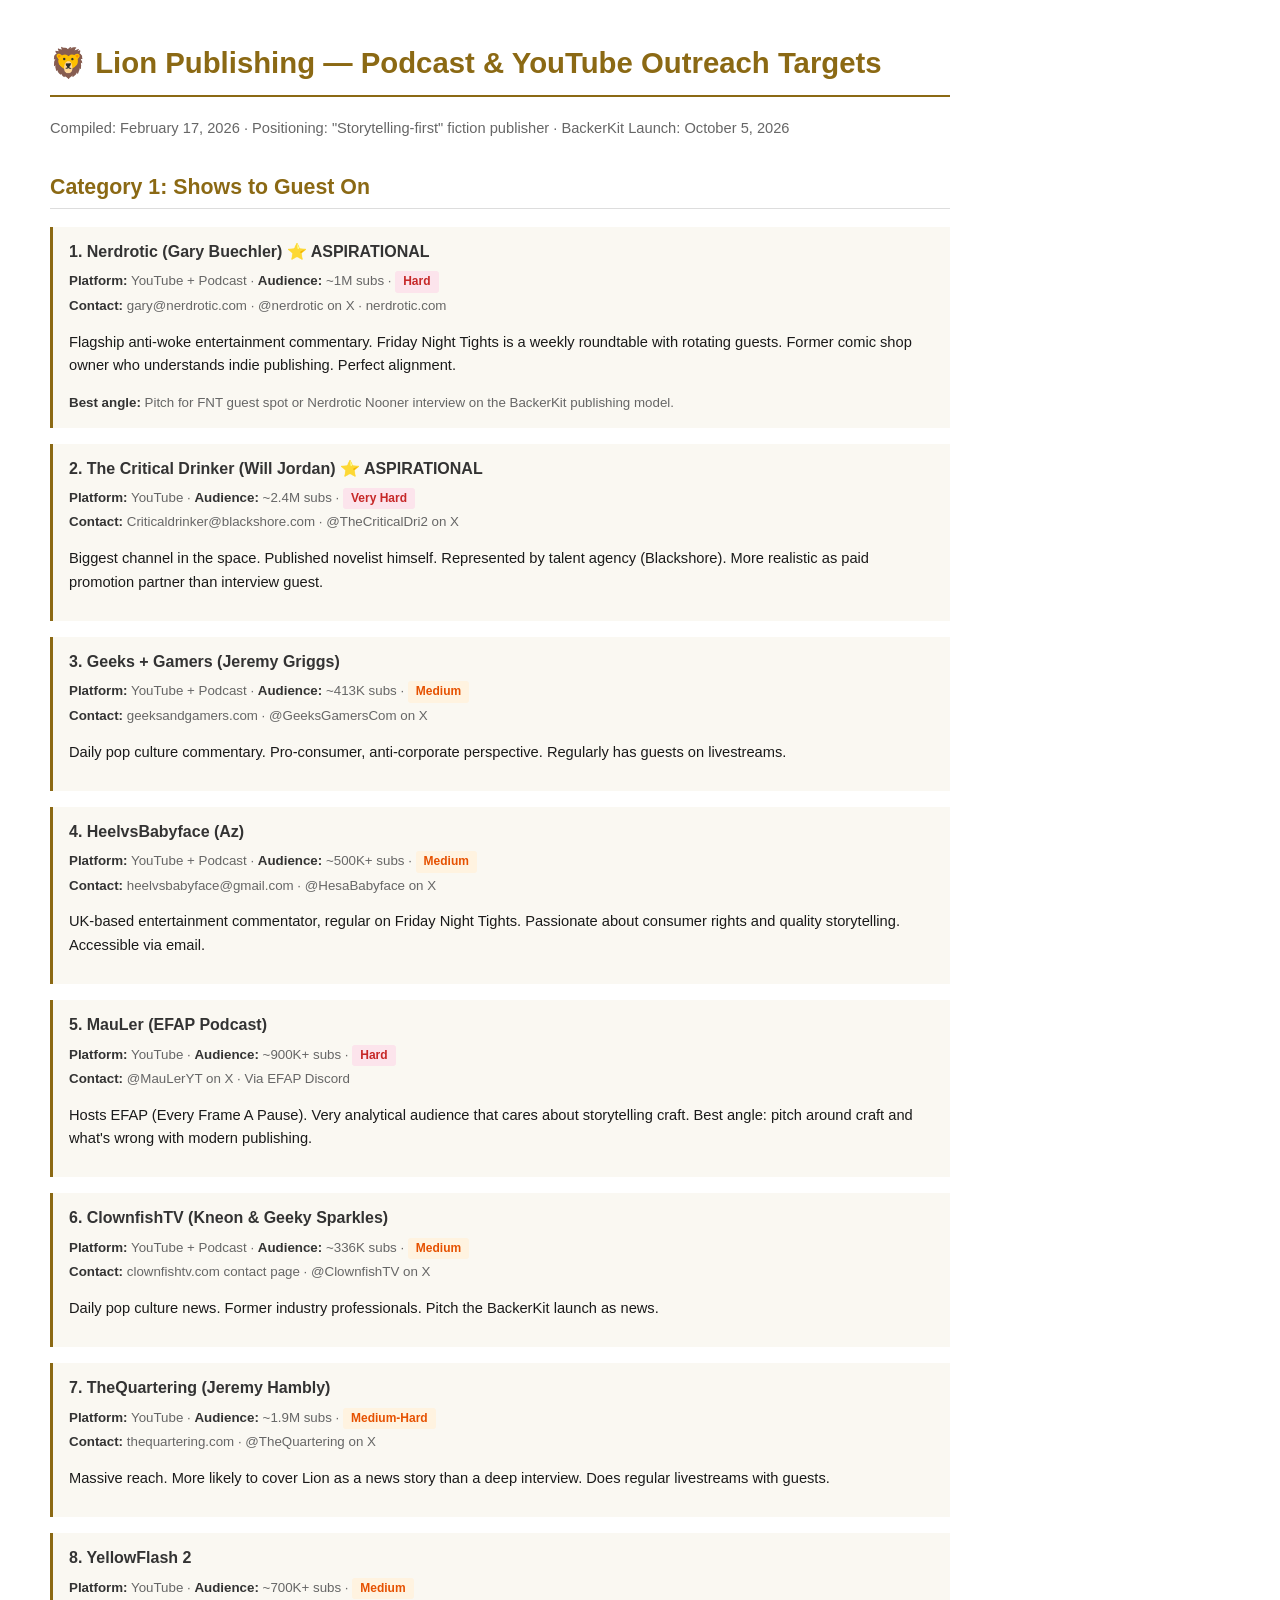
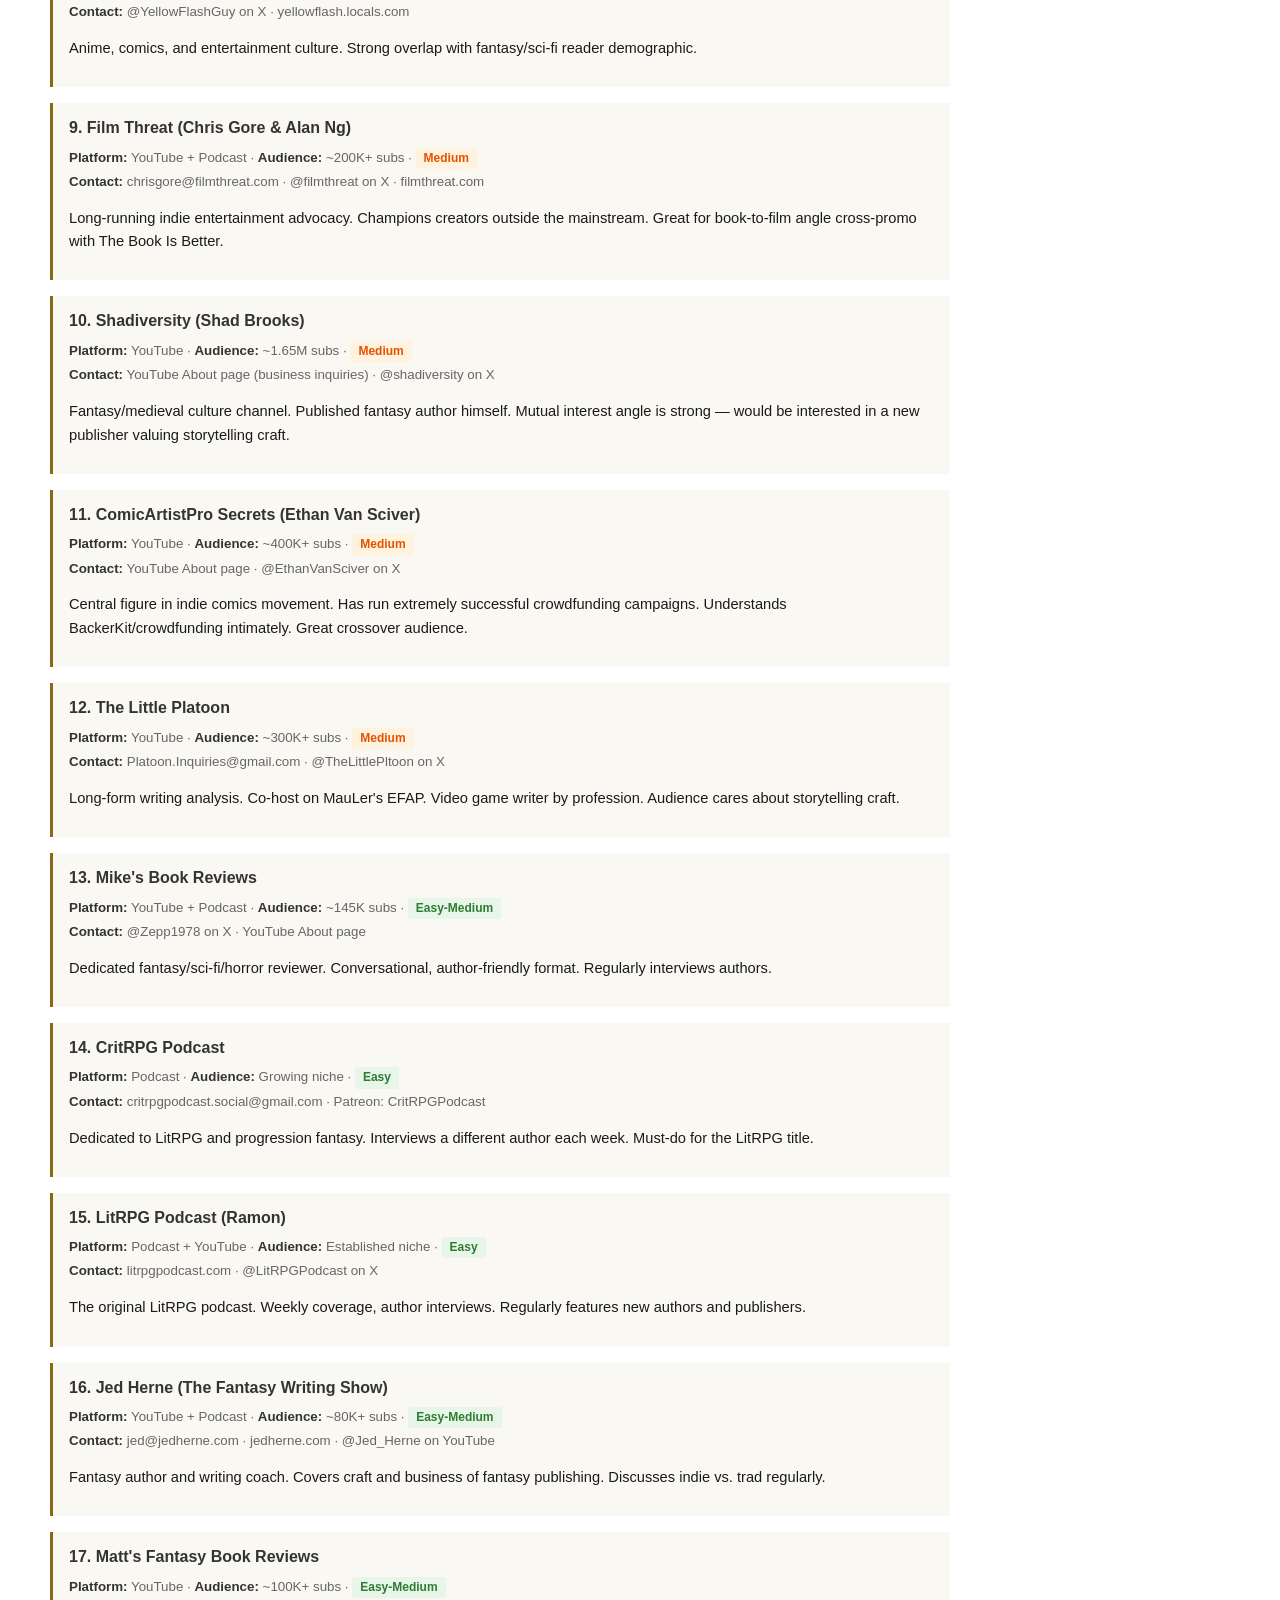
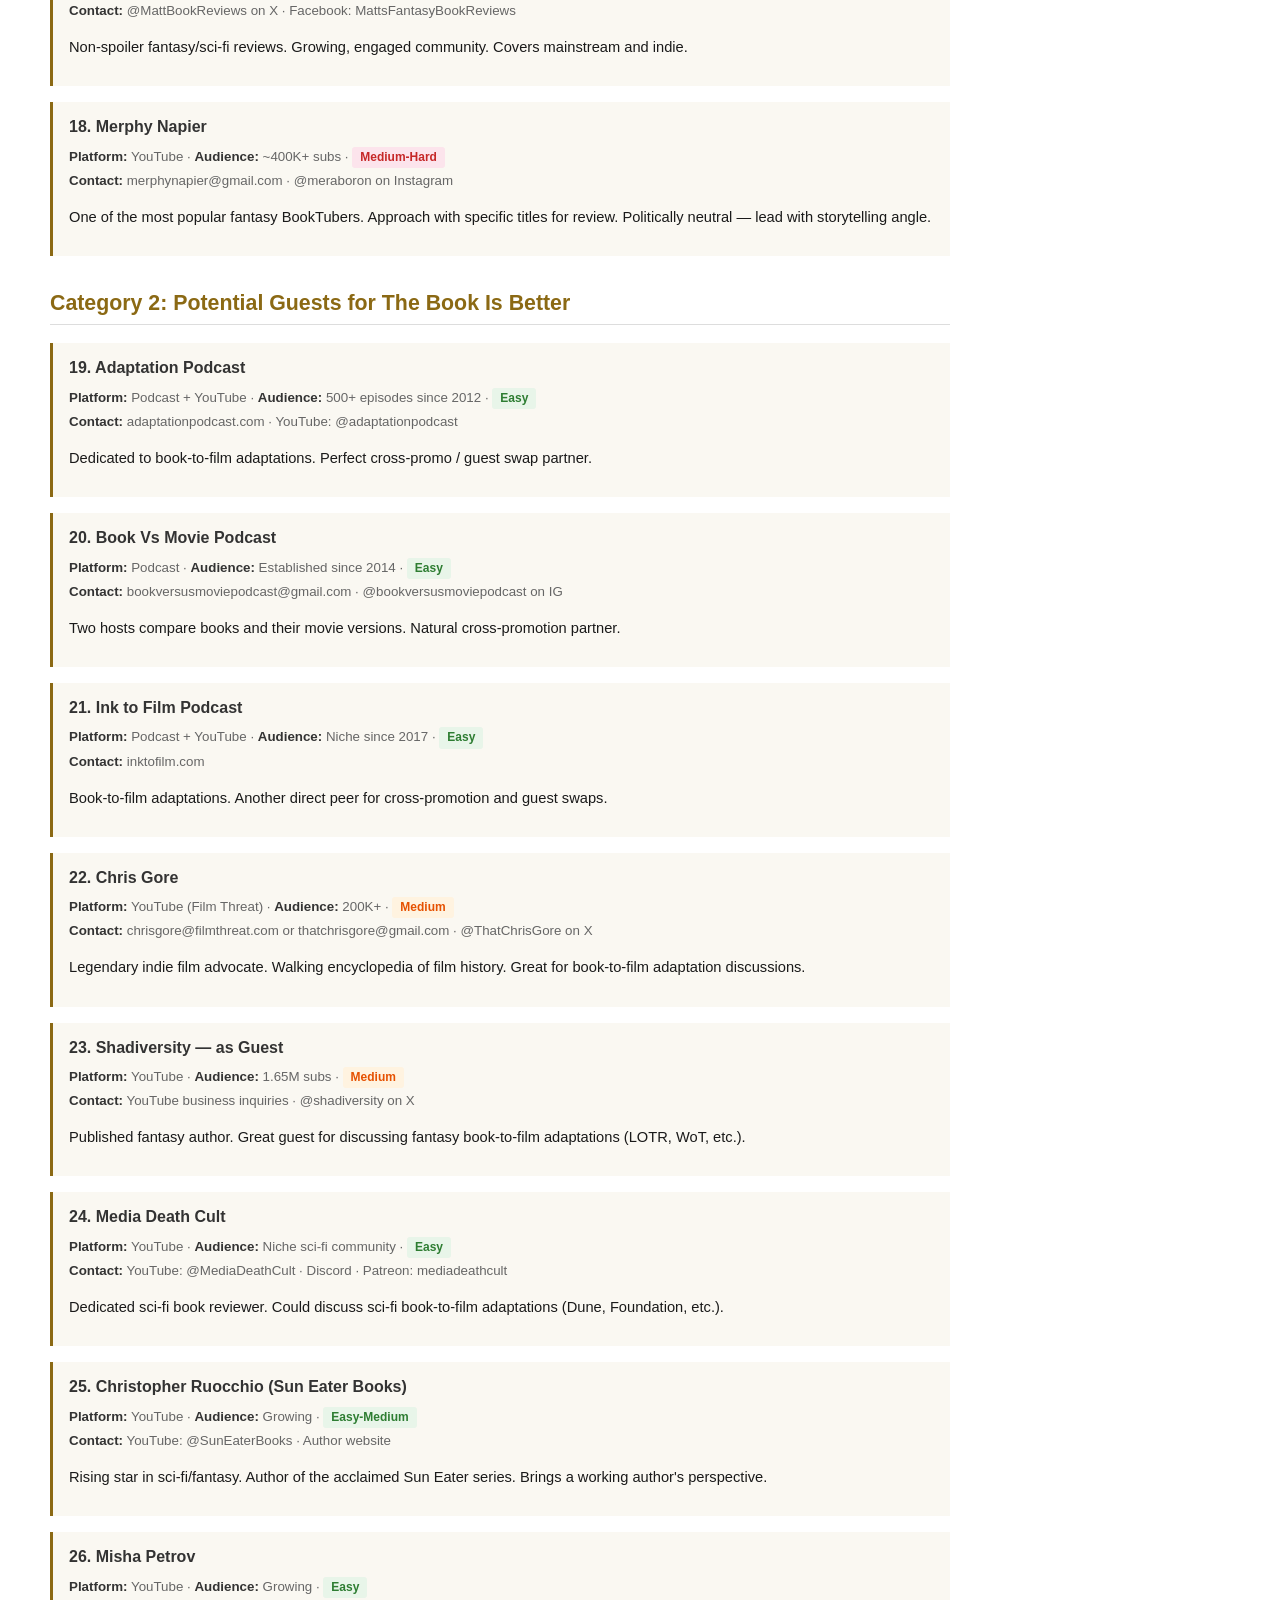
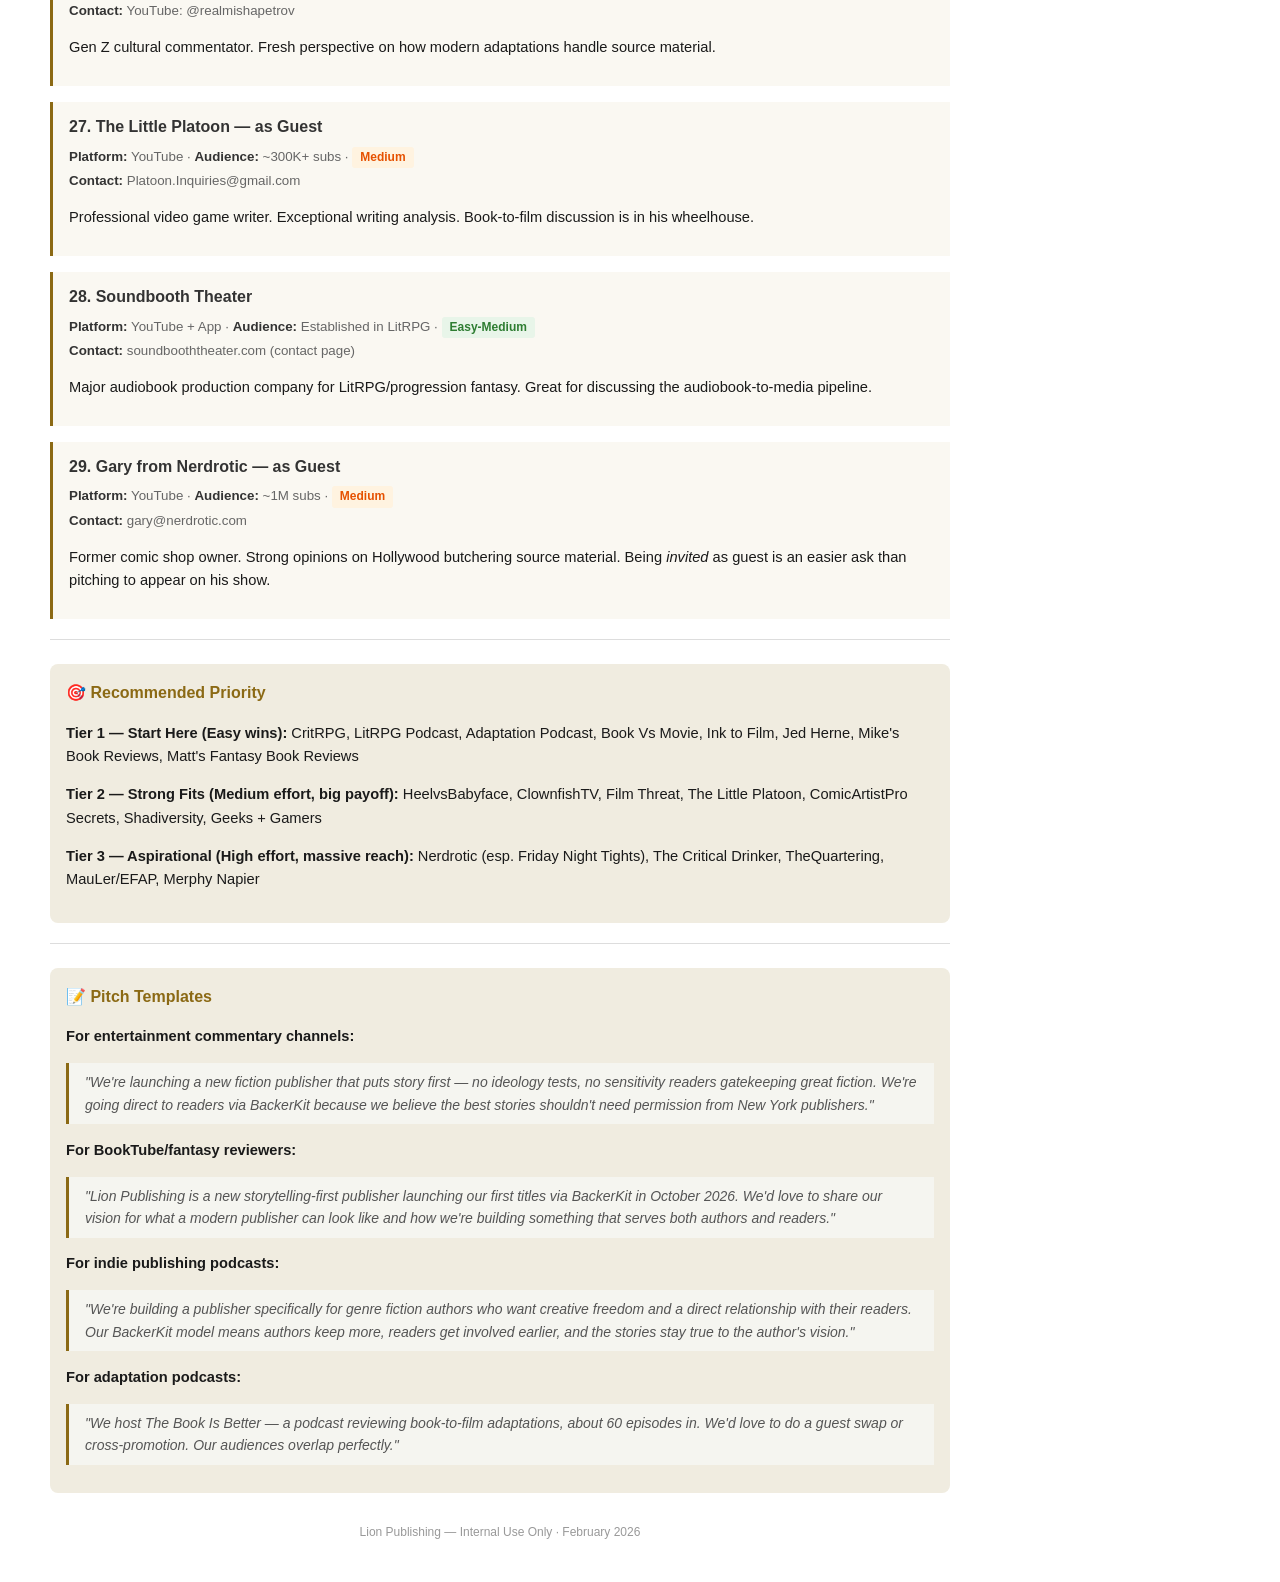
<file: podcast-targets.html>
<!DOCTYPE html>
<html><head><meta charset="utf-8">
<title>Lion Publishing — Podcast & YouTube Outreach Targets</title>
<style>
  body { font-family: 'Helvetica Neue', Helvetica, Arial, sans-serif; margin: 40px 50px; color: #1a1a1a; font-size: 11pt; line-height: 1.6; max-width: 900px; }
  h1 { color: #8B6914; font-size: 22pt; border-bottom: 2px solid #8B6914; padding-bottom: 8px; }
  h2 { color: #8B6914; font-size: 16pt; border-bottom: 1px solid #ddd; padding-bottom: 4px; margin-top: 30px; page-break-before: auto; }
  h3 { color: #333; font-size: 12pt; margin-top: 18px; }
  .entry { margin-bottom: 16px; padding: 12px 16px; background: #faf8f2; border-left: 3px solid #8B6914; page-break-inside: avoid; }
  .entry h3 { margin-top: 0; margin-bottom: 6px; }
  .meta { font-size: 10pt; color: #666; margin: 2px 0; }
  .meta strong { color: #333; }
  .difficulty { display: inline-block; padding: 1px 8px; border-radius: 3px; font-size: 9pt; font-weight: 600; }
  .easy { background: #e8f5e9; color: #2e7d32; }
  .medium { background: #fff3e0; color: #e65100; }
  .hard { background: #fce4ec; color: #c62828; }
  blockquote { border-left: 3px solid #8B6914; margin: 12px 0; padding: 8px 16px; background: #f5f5f0; color: #555; font-style: italic; font-size: 10.5pt; }
  table { border-collapse: collapse; width: 100%; margin: 12px 0; font-size: 9pt; }
  th { background: #8B6914; color: white; padding: 6px 8px; text-align: left; }
  td { padding: 5px 8px; border-bottom: 1px solid #ddd; }
  tr:nth-child(even) { background: #f9f6ef; }
  .tier-section { margin-top: 24px; padding: 16px; background: #f0ece0; border-radius: 8px; }
  .tier-section h3 { color: #8B6914; margin-top: 0; }
  hr { border: none; border-top: 1px solid #ddd; margin: 20px 0; }
  @media print { .entry { break-inside: avoid; } }
</style>
</head><body>

<h1>🦁 Lion Publishing — Podcast & YouTube Outreach Targets</h1>
<p style="color:#666;">Compiled: February 17, 2026 · Positioning: "Storytelling-first" fiction publisher · BackerKit Launch: October 5, 2026</p>

<h2>Category 1: Shows to Guest On</h2>

<div class="entry">
<h3>1. Nerdrotic (Gary Buechler) ⭐ ASPIRATIONAL</h3>
<p class="meta"><strong>Platform:</strong> YouTube + Podcast · <strong>Audience:</strong> ~1M subs · <span class="difficulty hard">Hard</span></p>
<p class="meta"><strong>Contact:</strong> gary@nerdrotic.com · @nerdrotic on X · nerdrotic.com</p>
<p>Flagship anti-woke entertainment commentary. Friday Night Tights is a weekly roundtable with rotating guests. Former comic shop owner who understands indie publishing. Perfect alignment.</p>
<p class="meta"><strong>Best angle:</strong> Pitch for FNT guest spot or Nerdrotic Nooner interview on the BackerKit publishing model.</p>
</div>

<div class="entry">
<h3>2. The Critical Drinker (Will Jordan) ⭐ ASPIRATIONAL</h3>
<p class="meta"><strong>Platform:</strong> YouTube · <strong>Audience:</strong> ~2.4M subs · <span class="difficulty hard">Very Hard</span></p>
<p class="meta"><strong>Contact:</strong> Criticaldrinker@blackshore.com · @TheCriticalDri2 on X</p>
<p>Biggest channel in the space. Published novelist himself. Represented by talent agency (Blackshore). More realistic as paid promotion partner than interview guest.</p>
</div>

<div class="entry">
<h3>3. Geeks + Gamers (Jeremy Griggs)</h3>
<p class="meta"><strong>Platform:</strong> YouTube + Podcast · <strong>Audience:</strong> ~413K subs · <span class="difficulty medium">Medium</span></p>
<p class="meta"><strong>Contact:</strong> geeksandgamers.com · @GeeksGamersCom on X</p>
<p>Daily pop culture commentary. Pro-consumer, anti-corporate perspective. Regularly has guests on livestreams.</p>
</div>

<div class="entry">
<h3>4. HeelvsBabyface (Az)</h3>
<p class="meta"><strong>Platform:</strong> YouTube + Podcast · <strong>Audience:</strong> ~500K+ subs · <span class="difficulty medium">Medium</span></p>
<p class="meta"><strong>Contact:</strong> heelvsbabyface@gmail.com · @HesaBabyface on X</p>
<p>UK-based entertainment commentator, regular on Friday Night Tights. Passionate about consumer rights and quality storytelling. Accessible via email.</p>
</div>

<div class="entry">
<h3>5. MauLer (EFAP Podcast)</h3>
<p class="meta"><strong>Platform:</strong> YouTube · <strong>Audience:</strong> ~900K+ subs · <span class="difficulty hard">Hard</span></p>
<p class="meta"><strong>Contact:</strong> @MauLerYT on X · Via EFAP Discord</p>
<p>Hosts EFAP (Every Frame A Pause). Very analytical audience that cares about storytelling craft. Best angle: pitch around craft and what's wrong with modern publishing.</p>
</div>

<div class="entry">
<h3>6. ClownfishTV (Kneon & Geeky Sparkles)</h3>
<p class="meta"><strong>Platform:</strong> YouTube + Podcast · <strong>Audience:</strong> ~336K subs · <span class="difficulty medium">Medium</span></p>
<p class="meta"><strong>Contact:</strong> clownfishtv.com contact page · @ClownfishTV on X</p>
<p>Daily pop culture news. Former industry professionals. Pitch the BackerKit launch as news.</p>
</div>

<div class="entry">
<h3>7. TheQuartering (Jeremy Hambly)</h3>
<p class="meta"><strong>Platform:</strong> YouTube · <strong>Audience:</strong> ~1.9M subs · <span class="difficulty medium">Medium-Hard</span></p>
<p class="meta"><strong>Contact:</strong> thequartering.com · @TheQuartering on X</p>
<p>Massive reach. More likely to cover Lion as a news story than a deep interview. Does regular livestreams with guests.</p>
</div>

<div class="entry">
<h3>8. YellowFlash 2</h3>
<p class="meta"><strong>Platform:</strong> YouTube · <strong>Audience:</strong> ~700K+ subs · <span class="difficulty medium">Medium</span></p>
<p class="meta"><strong>Contact:</strong> @YellowFlashGuy on X · yellowflash.locals.com</p>
<p>Anime, comics, and entertainment culture. Strong overlap with fantasy/sci-fi reader demographic.</p>
</div>

<div class="entry">
<h3>9. Film Threat (Chris Gore & Alan Ng)</h3>
<p class="meta"><strong>Platform:</strong> YouTube + Podcast · <strong>Audience:</strong> ~200K+ subs · <span class="difficulty medium">Medium</span></p>
<p class="meta"><strong>Contact:</strong> chrisgore@filmthreat.com · @filmthreat on X · filmthreat.com</p>
<p>Long-running indie entertainment advocacy. Champions creators outside the mainstream. Great for book-to-film angle cross-promo with The Book Is Better.</p>
</div>

<div class="entry">
<h3>10. Shadiversity (Shad Brooks)</h3>
<p class="meta"><strong>Platform:</strong> YouTube · <strong>Audience:</strong> ~1.65M subs · <span class="difficulty medium">Medium</span></p>
<p class="meta"><strong>Contact:</strong> YouTube About page (business inquiries) · @shadiversity on X</p>
<p>Fantasy/medieval culture channel. Published fantasy author himself. Mutual interest angle is strong — would be interested in a new publisher valuing storytelling craft.</p>
</div>

<div class="entry">
<h3>11. ComicArtistPro Secrets (Ethan Van Sciver)</h3>
<p class="meta"><strong>Platform:</strong> YouTube · <strong>Audience:</strong> ~400K+ subs · <span class="difficulty medium">Medium</span></p>
<p class="meta"><strong>Contact:</strong> YouTube About page · @EthanVanSciver on X</p>
<p>Central figure in indie comics movement. Has run extremely successful crowdfunding campaigns. Understands BackerKit/crowdfunding intimately. Great crossover audience.</p>
</div>

<div class="entry">
<h3>12. The Little Platoon</h3>
<p class="meta"><strong>Platform:</strong> YouTube · <strong>Audience:</strong> ~300K+ subs · <span class="difficulty medium">Medium</span></p>
<p class="meta"><strong>Contact:</strong> Platoon.Inquiries@gmail.com · @TheLittlePltoon on X</p>
<p>Long-form writing analysis. Co-host on MauLer's EFAP. Video game writer by profession. Audience cares about storytelling craft.</p>
</div>

<div class="entry">
<h3>13. Mike's Book Reviews</h3>
<p class="meta"><strong>Platform:</strong> YouTube + Podcast · <strong>Audience:</strong> ~145K subs · <span class="difficulty easy">Easy-Medium</span></p>
<p class="meta"><strong>Contact:</strong> @Zepp1978 on X · YouTube About page</p>
<p>Dedicated fantasy/sci-fi/horror reviewer. Conversational, author-friendly format. Regularly interviews authors.</p>
</div>

<div class="entry">
<h3>14. CritRPG Podcast</h3>
<p class="meta"><strong>Platform:</strong> Podcast · <strong>Audience:</strong> Growing niche · <span class="difficulty easy">Easy</span></p>
<p class="meta"><strong>Contact:</strong> critrpgpodcast.social@gmail.com · Patreon: CritRPGPodcast</p>
<p>Dedicated to LitRPG and progression fantasy. Interviews a different author each week. Must-do for the LitRPG title.</p>
</div>

<div class="entry">
<h3>15. LitRPG Podcast (Ramon)</h3>
<p class="meta"><strong>Platform:</strong> Podcast + YouTube · <strong>Audience:</strong> Established niche · <span class="difficulty easy">Easy</span></p>
<p class="meta"><strong>Contact:</strong> litrpgpodcast.com · @LitRPGPodcast on X</p>
<p>The original LitRPG podcast. Weekly coverage, author interviews. Regularly features new authors and publishers.</p>
</div>

<div class="entry">
<h3>16. Jed Herne (The Fantasy Writing Show)</h3>
<p class="meta"><strong>Platform:</strong> YouTube + Podcast · <strong>Audience:</strong> ~80K+ subs · <span class="difficulty easy">Easy-Medium</span></p>
<p class="meta"><strong>Contact:</strong> jed@jedherne.com · jedherne.com · @Jed_Herne on YouTube</p>
<p>Fantasy author and writing coach. Covers craft and business of fantasy publishing. Discusses indie vs. trad regularly.</p>
</div>

<div class="entry">
<h3>17. Matt's Fantasy Book Reviews</h3>
<p class="meta"><strong>Platform:</strong> YouTube · <strong>Audience:</strong> ~100K+ subs · <span class="difficulty easy">Easy-Medium</span></p>
<p class="meta"><strong>Contact:</strong> @MattBookReviews on X · Facebook: MattsFantasyBookReviews</p>
<p>Non-spoiler fantasy/sci-fi reviews. Growing, engaged community. Covers mainstream and indie.</p>
</div>

<div class="entry">
<h3>18. Merphy Napier</h3>
<p class="meta"><strong>Platform:</strong> YouTube · <strong>Audience:</strong> ~400K+ subs · <span class="difficulty hard">Medium-Hard</span></p>
<p class="meta"><strong>Contact:</strong> merphynapier@gmail.com · @meraboron on Instagram</p>
<p>One of the most popular fantasy BookTubers. Approach with specific titles for review. Politically neutral — lead with storytelling angle.</p>
</div>

<h2>Category 2: Potential Guests for The Book Is Better</h2>

<div class="entry">
<h3>19. Adaptation Podcast</h3>
<p class="meta"><strong>Platform:</strong> Podcast + YouTube · <strong>Audience:</strong> 500+ episodes since 2012 · <span class="difficulty easy">Easy</span></p>
<p class="meta"><strong>Contact:</strong> adaptationpodcast.com · YouTube: @adaptationpodcast</p>
<p>Dedicated to book-to-film adaptations. Perfect cross-promo / guest swap partner.</p>
</div>

<div class="entry">
<h3>20. Book Vs Movie Podcast</h3>
<p class="meta"><strong>Platform:</strong> Podcast · <strong>Audience:</strong> Established since 2014 · <span class="difficulty easy">Easy</span></p>
<p class="meta"><strong>Contact:</strong> bookversusmoviepodcast@gmail.com · @bookversusmoviepodcast on IG</p>
<p>Two hosts compare books and their movie versions. Natural cross-promotion partner.</p>
</div>

<div class="entry">
<h3>21. Ink to Film Podcast</h3>
<p class="meta"><strong>Platform:</strong> Podcast + YouTube · <strong>Audience:</strong> Niche since 2017 · <span class="difficulty easy">Easy</span></p>
<p class="meta"><strong>Contact:</strong> inktofilm.com</p>
<p>Book-to-film adaptations. Another direct peer for cross-promotion and guest swaps.</p>
</div>

<div class="entry">
<h3>22. Chris Gore</h3>
<p class="meta"><strong>Platform:</strong> YouTube (Film Threat) · <strong>Audience:</strong> 200K+ · <span class="difficulty medium">Medium</span></p>
<p class="meta"><strong>Contact:</strong> chrisgore@filmthreat.com or thatchrisgore@gmail.com · @ThatChrisGore on X</p>
<p>Legendary indie film advocate. Walking encyclopedia of film history. Great for book-to-film adaptation discussions.</p>
</div>

<div class="entry">
<h3>23. Shadiversity — as Guest</h3>
<p class="meta"><strong>Platform:</strong> YouTube · <strong>Audience:</strong> 1.65M subs · <span class="difficulty medium">Medium</span></p>
<p class="meta"><strong>Contact:</strong> YouTube business inquiries · @shadiversity on X</p>
<p>Published fantasy author. Great guest for discussing fantasy book-to-film adaptations (LOTR, WoT, etc.).</p>
</div>

<div class="entry">
<h3>24. Media Death Cult</h3>
<p class="meta"><strong>Platform:</strong> YouTube · <strong>Audience:</strong> Niche sci-fi community · <span class="difficulty easy">Easy</span></p>
<p class="meta"><strong>Contact:</strong> YouTube: @MediaDeathCult · Discord · Patreon: mediadeathcult</p>
<p>Dedicated sci-fi book reviewer. Could discuss sci-fi book-to-film adaptations (Dune, Foundation, etc.).</p>
</div>

<div class="entry">
<h3>25. Christopher Ruocchio (Sun Eater Books)</h3>
<p class="meta"><strong>Platform:</strong> YouTube · <strong>Audience:</strong> Growing · <span class="difficulty easy">Easy-Medium</span></p>
<p class="meta"><strong>Contact:</strong> YouTube: @SunEaterBooks · Author website</p>
<p>Rising star in sci-fi/fantasy. Author of the acclaimed Sun Eater series. Brings a working author's perspective.</p>
</div>

<div class="entry">
<h3>26. Misha Petrov</h3>
<p class="meta"><strong>Platform:</strong> YouTube · <strong>Audience:</strong> Growing · <span class="difficulty easy">Easy</span></p>
<p class="meta"><strong>Contact:</strong> YouTube: @realmishapetrov</p>
<p>Gen Z cultural commentator. Fresh perspective on how modern adaptations handle source material.</p>
</div>

<div class="entry">
<h3>27. The Little Platoon — as Guest</h3>
<p class="meta"><strong>Platform:</strong> YouTube · <strong>Audience:</strong> ~300K+ subs · <span class="difficulty medium">Medium</span></p>
<p class="meta"><strong>Contact:</strong> Platoon.Inquiries@gmail.com</p>
<p>Professional video game writer. Exceptional writing analysis. Book-to-film discussion is in his wheelhouse.</p>
</div>

<div class="entry">
<h3>28. Soundbooth Theater</h3>
<p class="meta"><strong>Platform:</strong> YouTube + App · <strong>Audience:</strong> Established in LitRPG · <span class="difficulty easy">Easy-Medium</span></p>
<p class="meta"><strong>Contact:</strong> soundbooththeater.com (contact page)</p>
<p>Major audiobook production company for LitRPG/progression fantasy. Great for discussing the audiobook-to-media pipeline.</p>
</div>

<div class="entry">
<h3>29. Gary from Nerdrotic — as Guest</h3>
<p class="meta"><strong>Platform:</strong> YouTube · <strong>Audience:</strong> ~1M subs · <span class="difficulty medium">Medium</span></p>
<p class="meta"><strong>Contact:</strong> gary@nerdrotic.com</p>
<p>Former comic shop owner. Strong opinions on Hollywood butchering source material. Being <em>invited</em> as guest is an easier ask than pitching to appear on his show.</p>
</div>

<hr>

<div class="tier-section">
<h3>🎯 Recommended Priority</h3>
<p><strong>Tier 1 — Start Here (Easy wins):</strong> CritRPG, LitRPG Podcast, Adaptation Podcast, Book Vs Movie, Ink to Film, Jed Herne, Mike's Book Reviews, Matt's Fantasy Book Reviews</p>
<p><strong>Tier 2 — Strong Fits (Medium effort, big payoff):</strong> HeelvsBabyface, ClownfishTV, Film Threat, The Little Platoon, ComicArtistPro Secrets, Shadiversity, Geeks + Gamers</p>
<p><strong>Tier 3 — Aspirational (High effort, massive reach):</strong> Nerdrotic (esp. Friday Night Tights), The Critical Drinker, TheQuartering, MauLer/EFAP, Merphy Napier</p>
</div>

<hr>

<div class="tier-section">
<h3>📝 Pitch Templates</h3>
<p><strong>For entertainment commentary channels:</strong></p>
<blockquote>"We're launching a new fiction publisher that puts story first — no ideology tests, no sensitivity readers gatekeeping great fiction. We're going direct to readers via BackerKit because we believe the best stories shouldn't need permission from New York publishers."</blockquote>

<p><strong>For BookTube/fantasy reviewers:</strong></p>
<blockquote>"Lion Publishing is a new storytelling-first publisher launching our first titles via BackerKit in October 2026. We'd love to share our vision for what a modern publisher can look like and how we're building something that serves both authors and readers."</blockquote>

<p><strong>For indie publishing podcasts:</strong></p>
<blockquote>"We're building a publisher specifically for genre fiction authors who want creative freedom and a direct relationship with their readers. Our BackerKit model means authors keep more, readers get involved earlier, and the stories stay true to the author's vision."</blockquote>

<p><strong>For adaptation podcasts:</strong></p>
<blockquote>"We host The Book Is Better — a podcast reviewing book-to-film adaptations, about 60 episodes in. We'd love to do a guest swap or cross-promotion. Our audiences overlap perfectly."</blockquote>
</div>

<p style="text-align:center; color:#999; margin-top:30px; font-size:9pt;">Lion Publishing — Internal Use Only · February 2026</p>
</body></html>
</file>
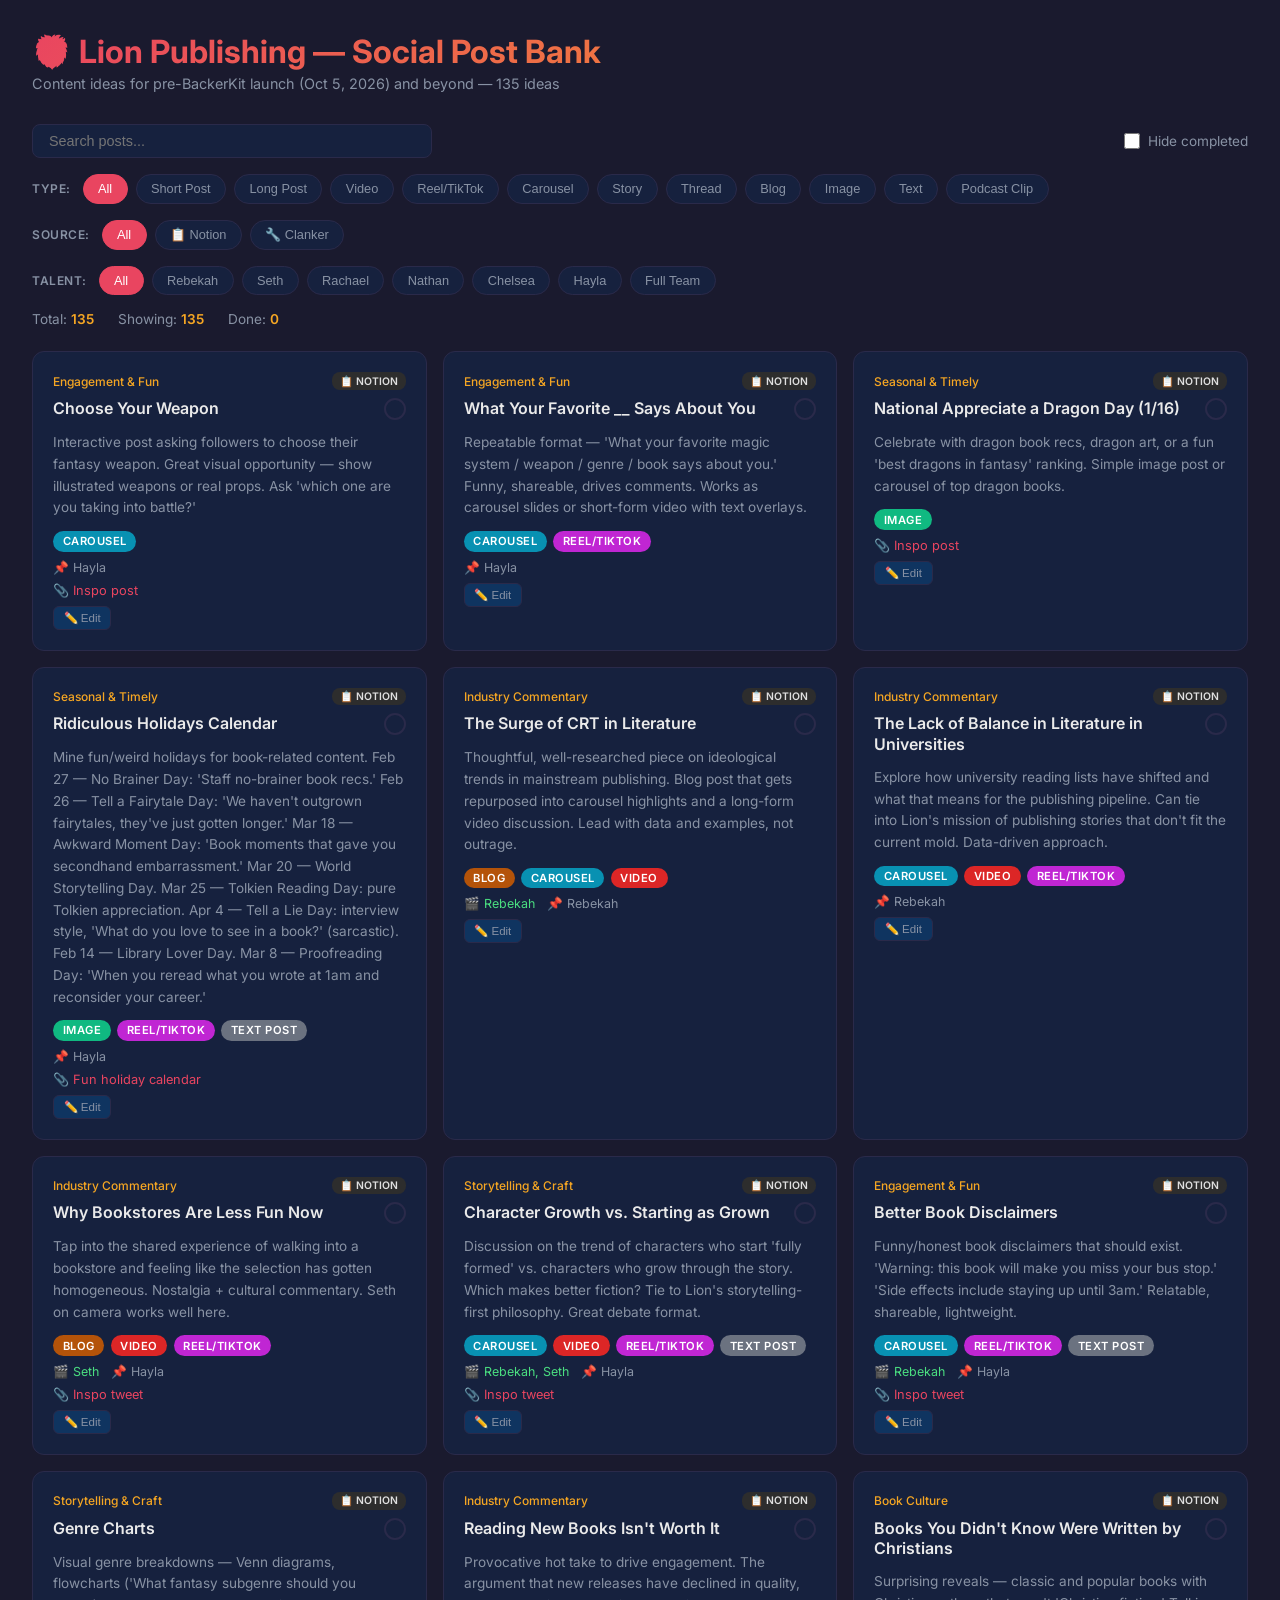
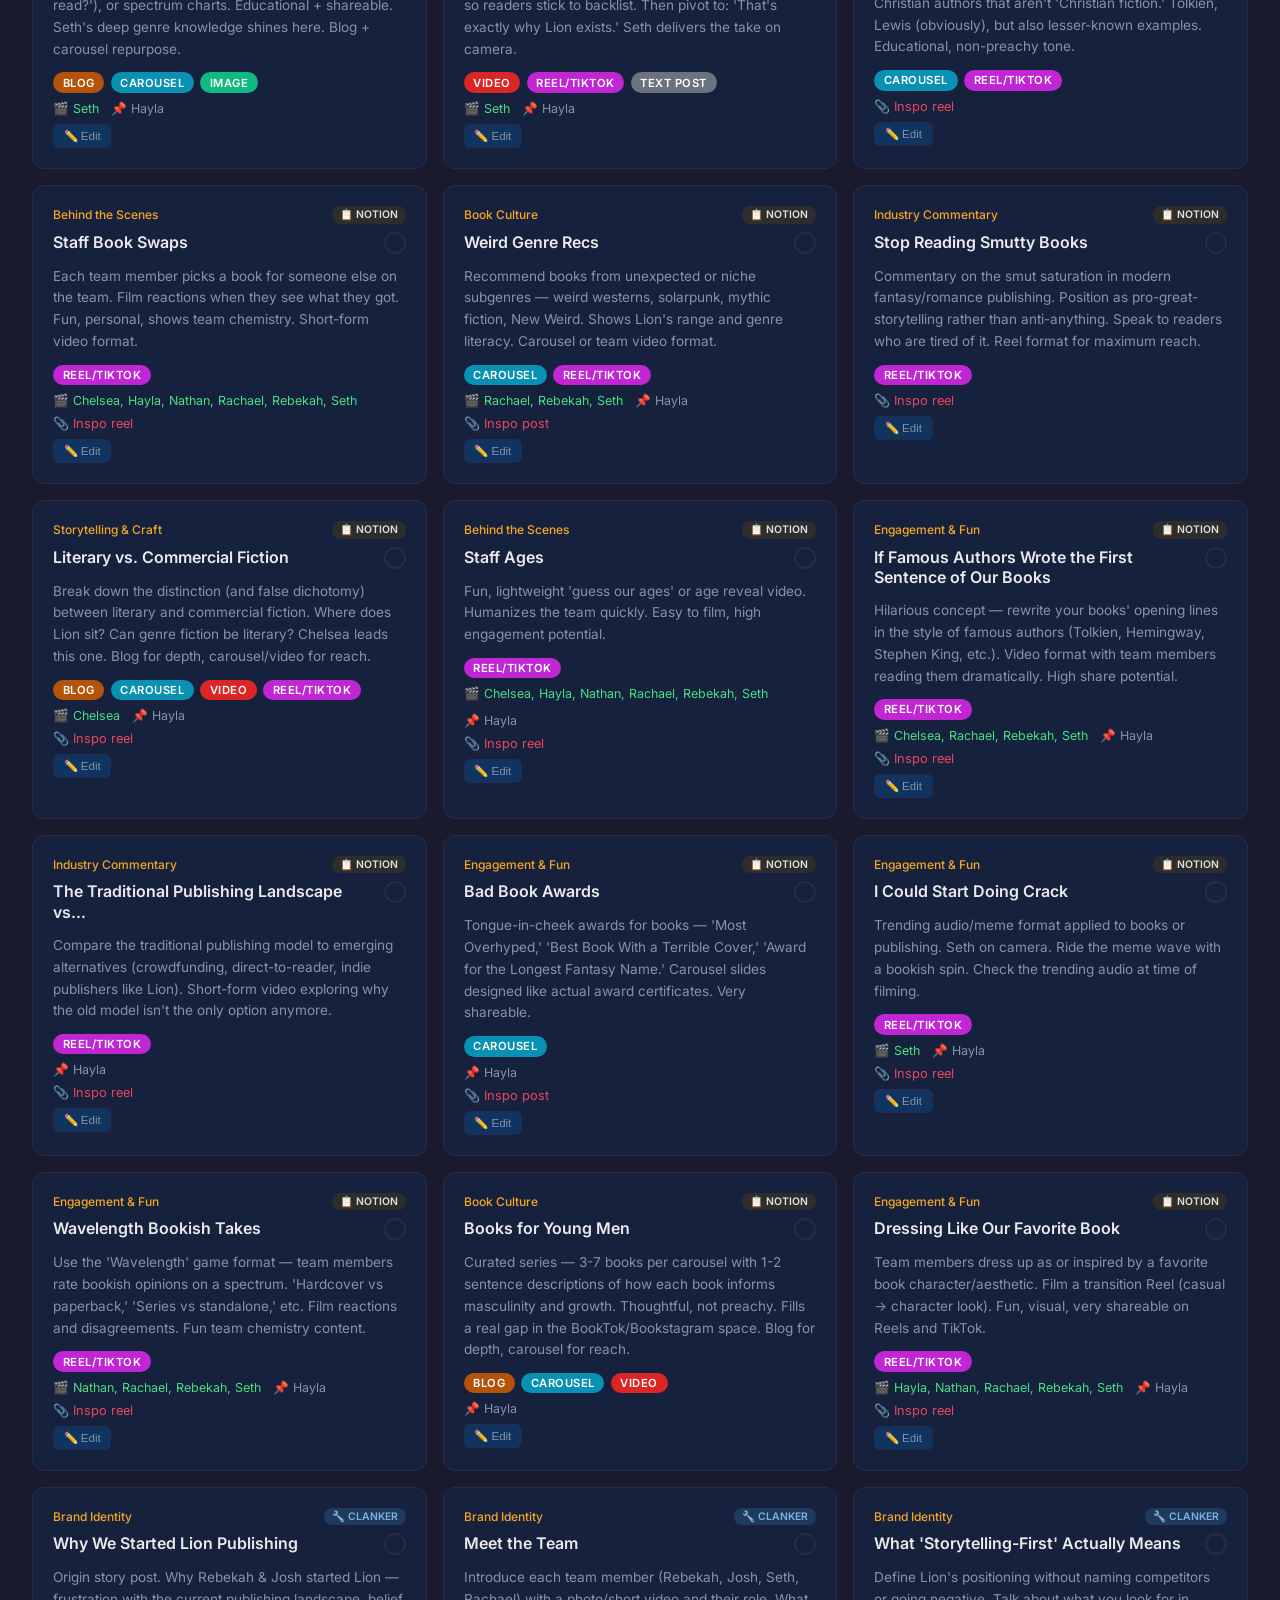
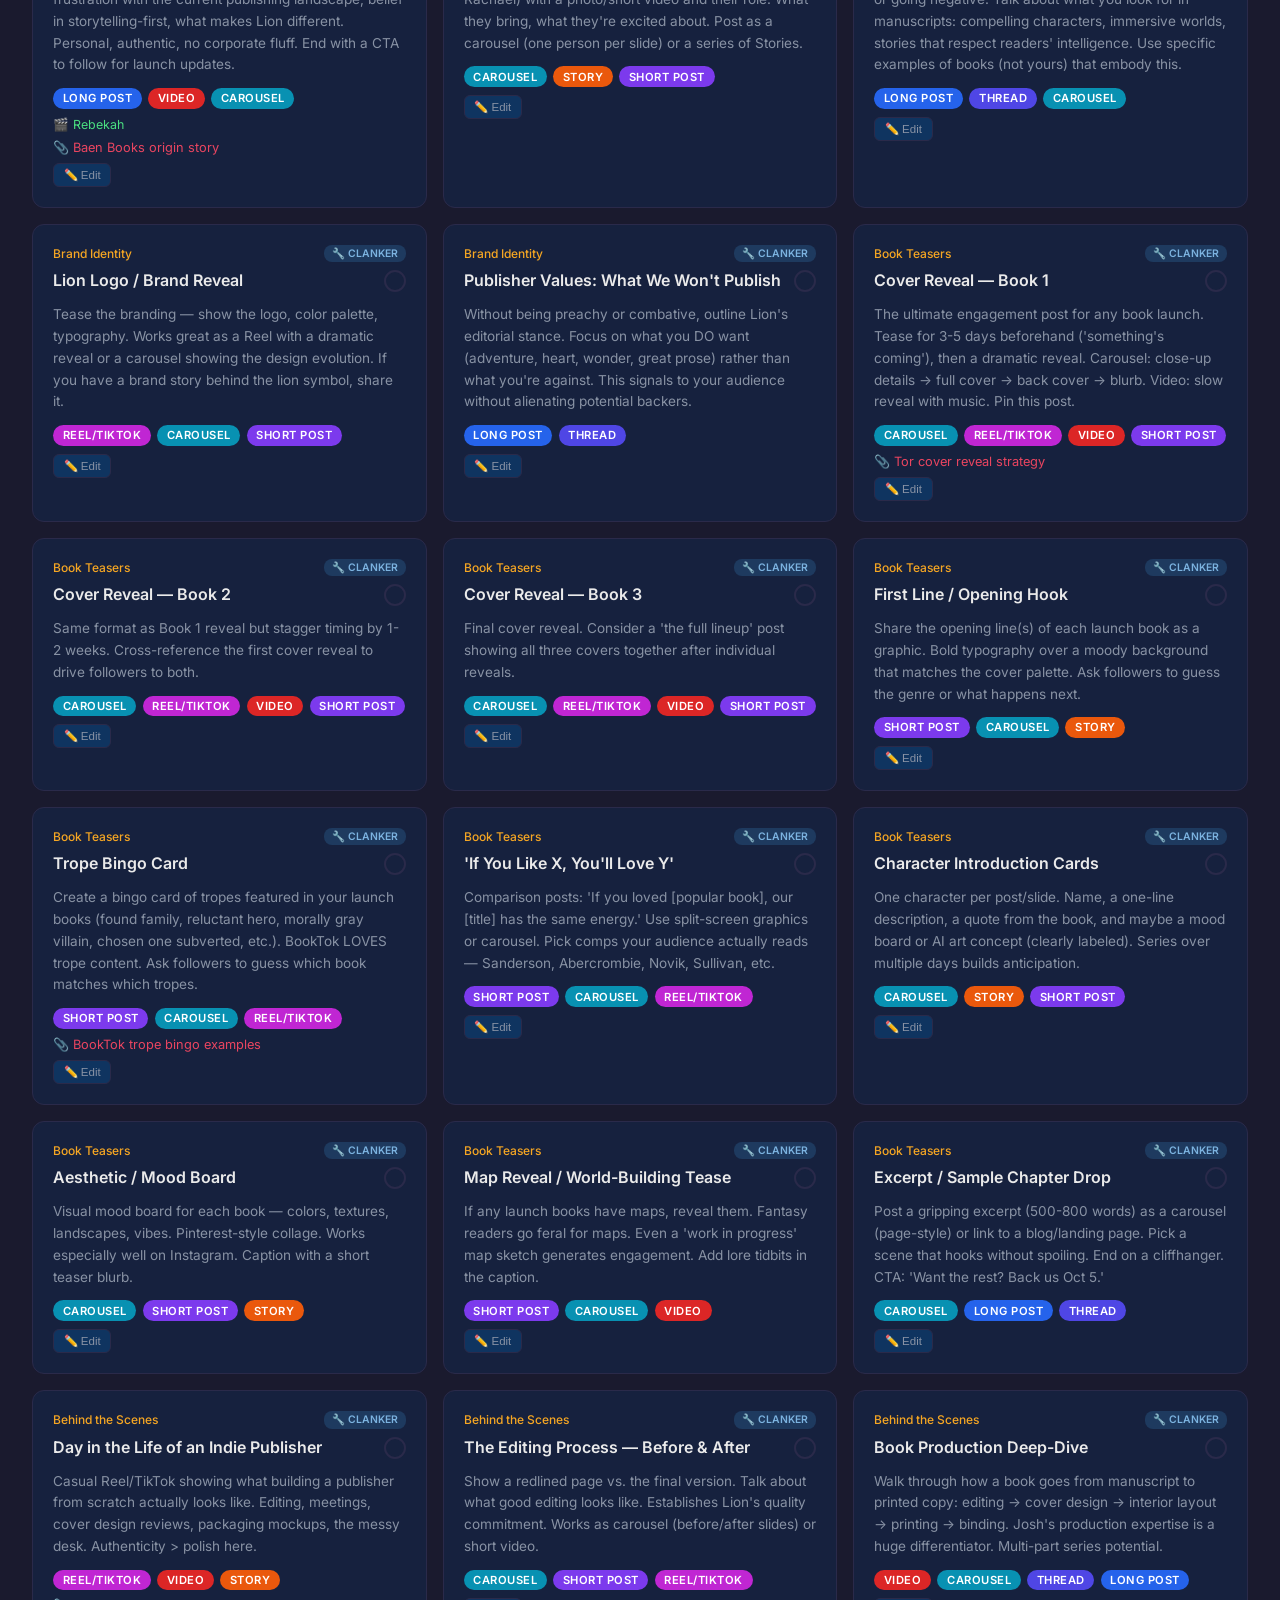
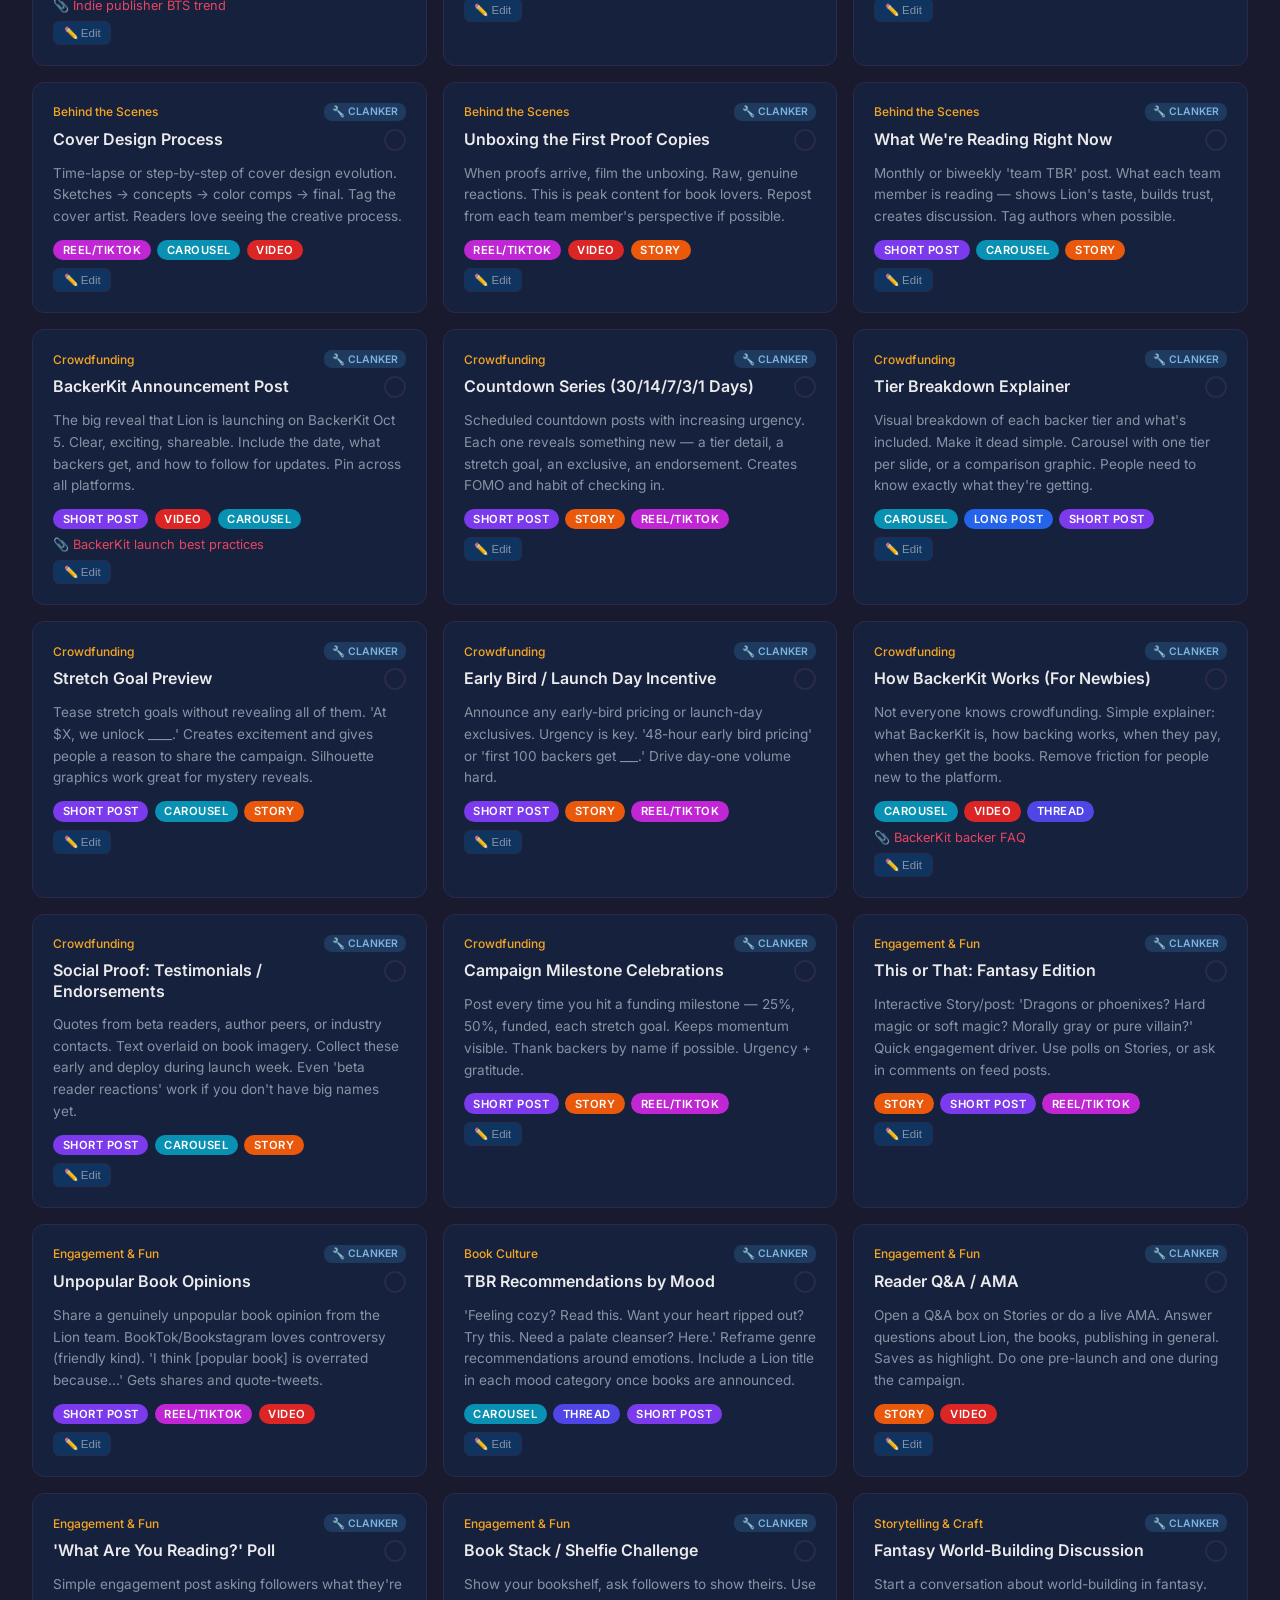
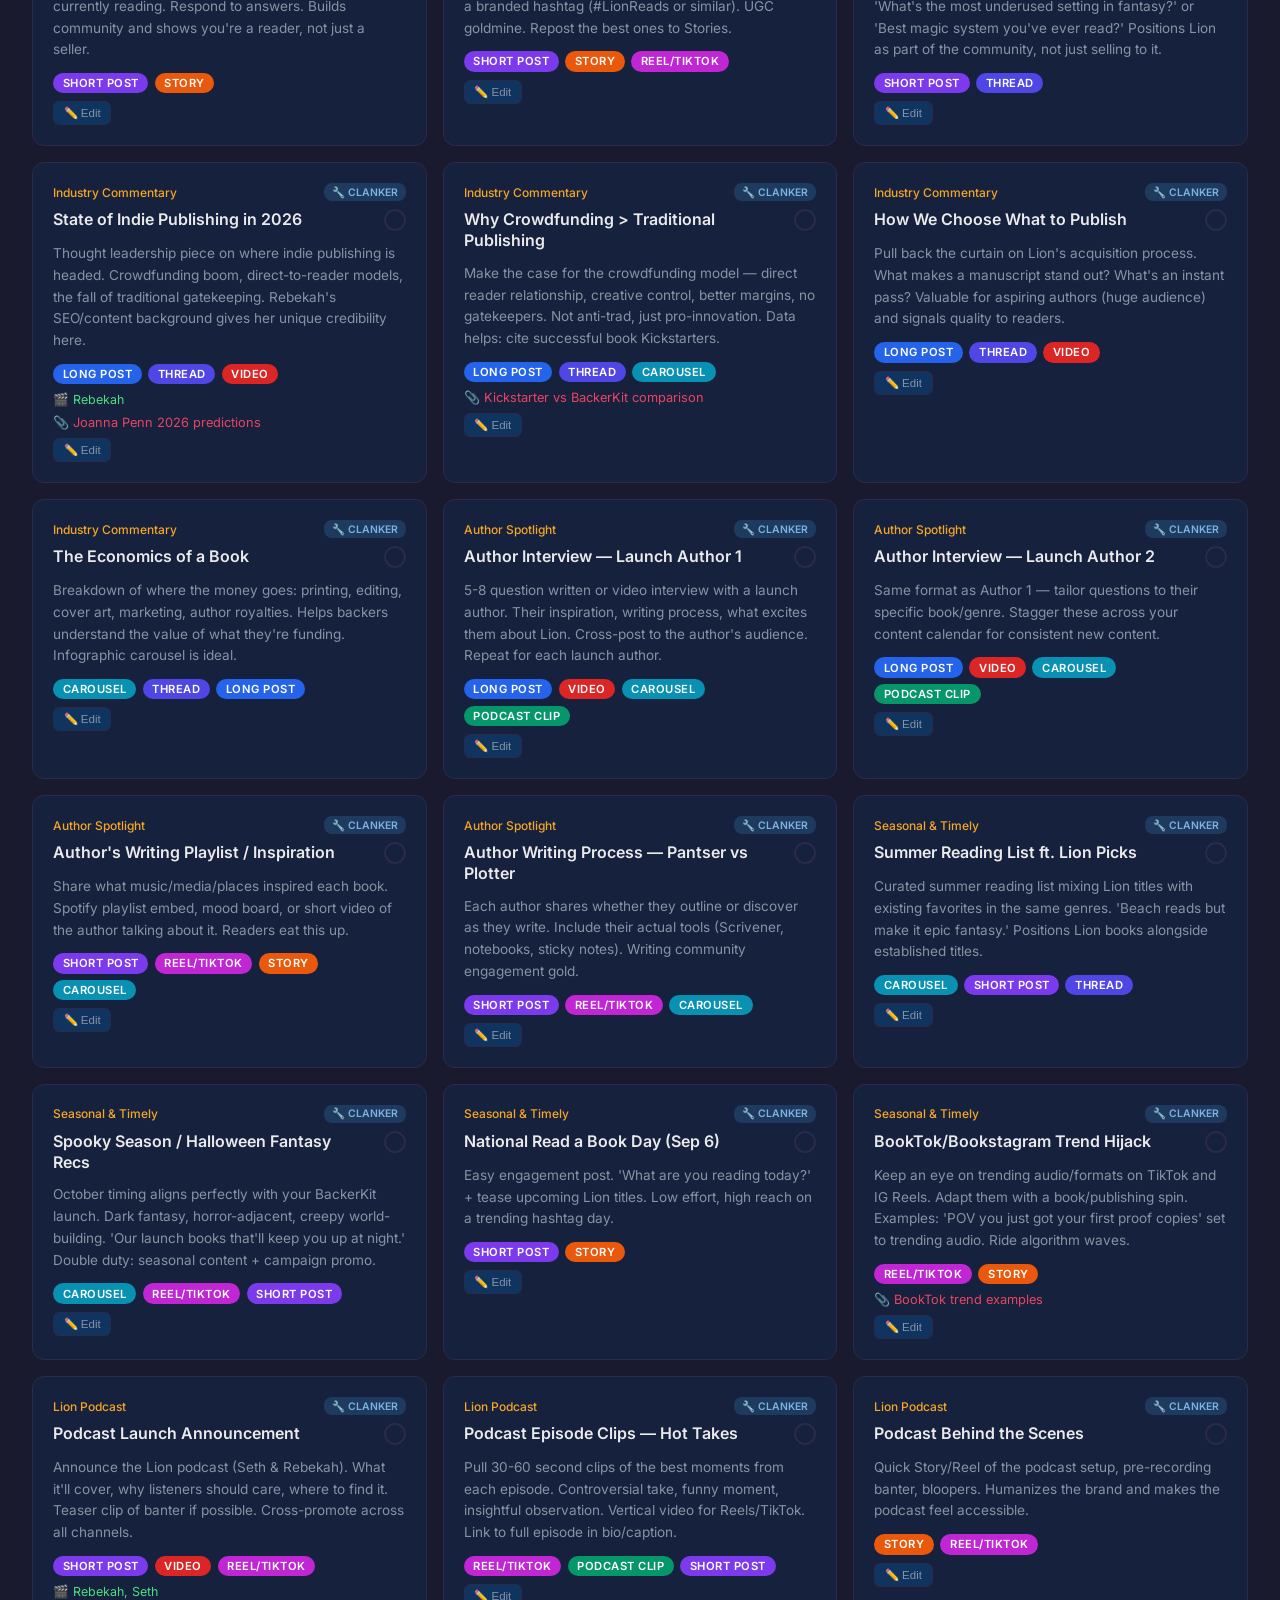
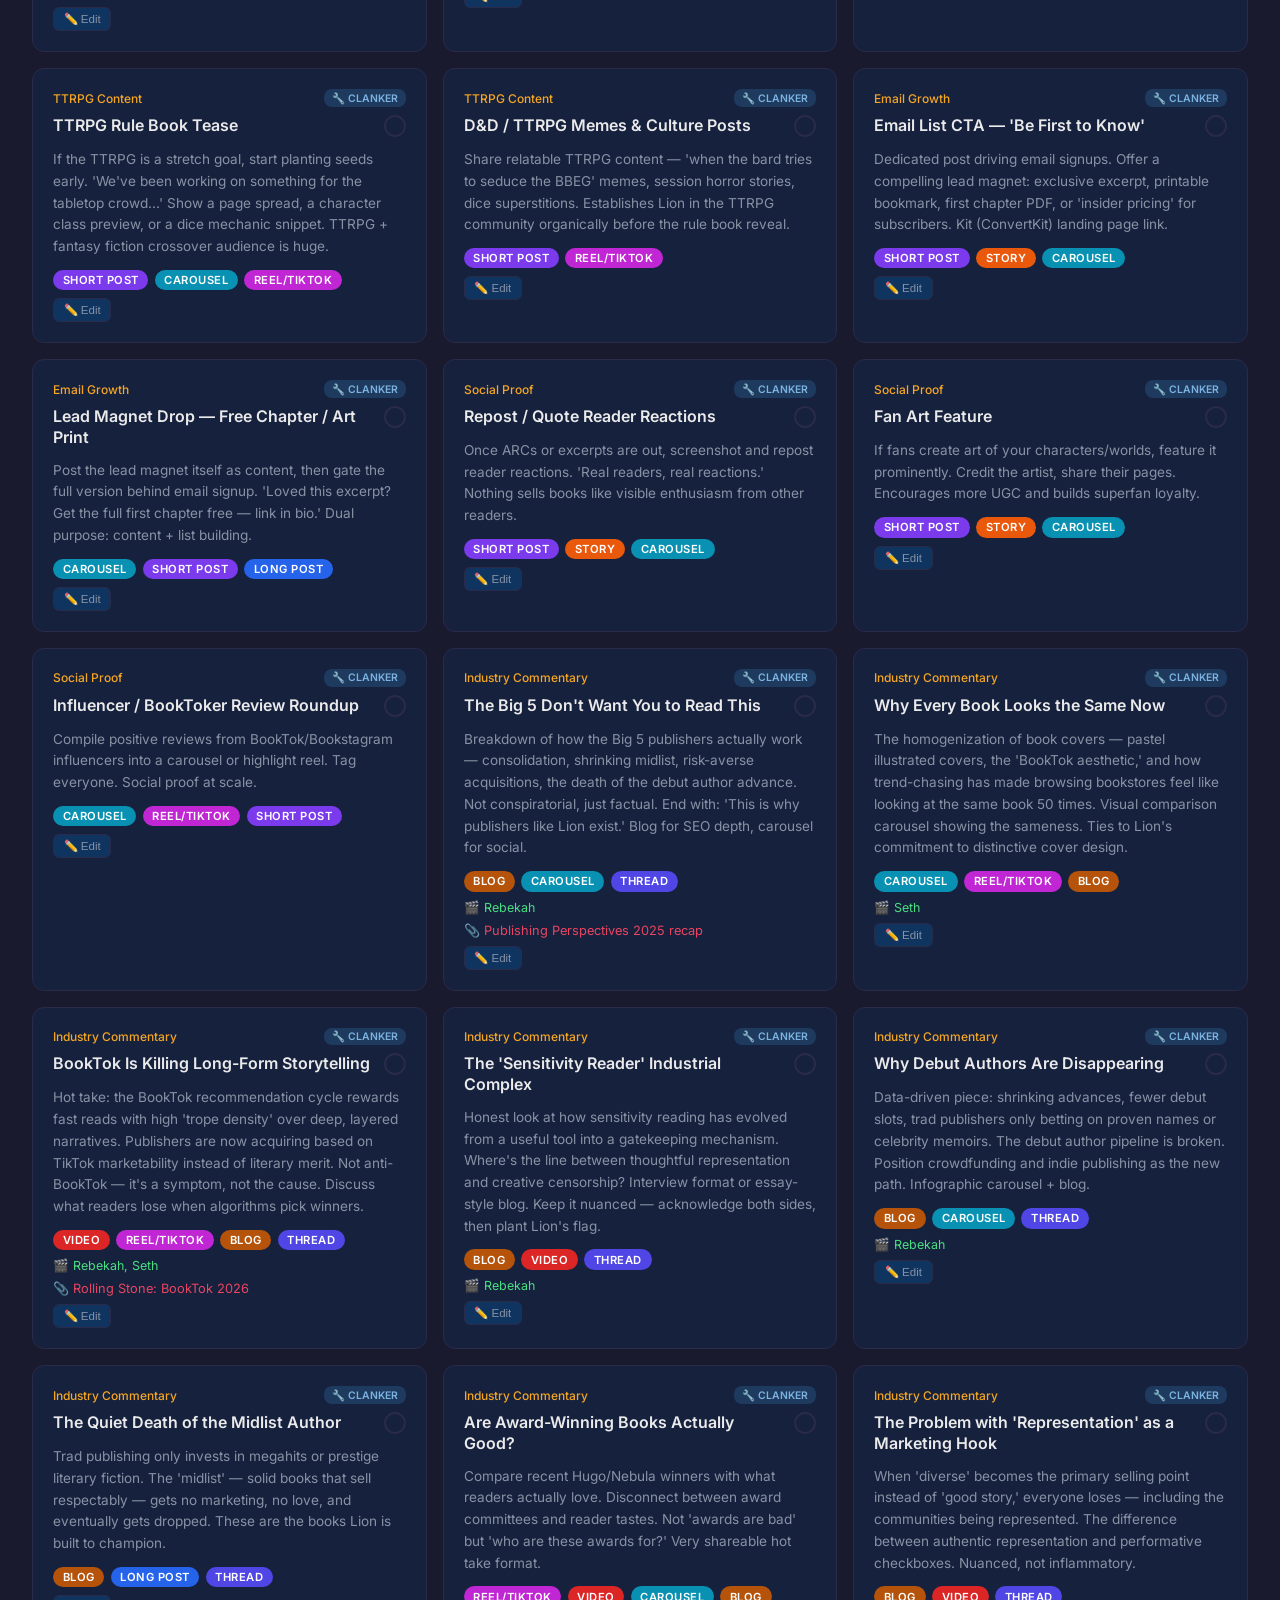
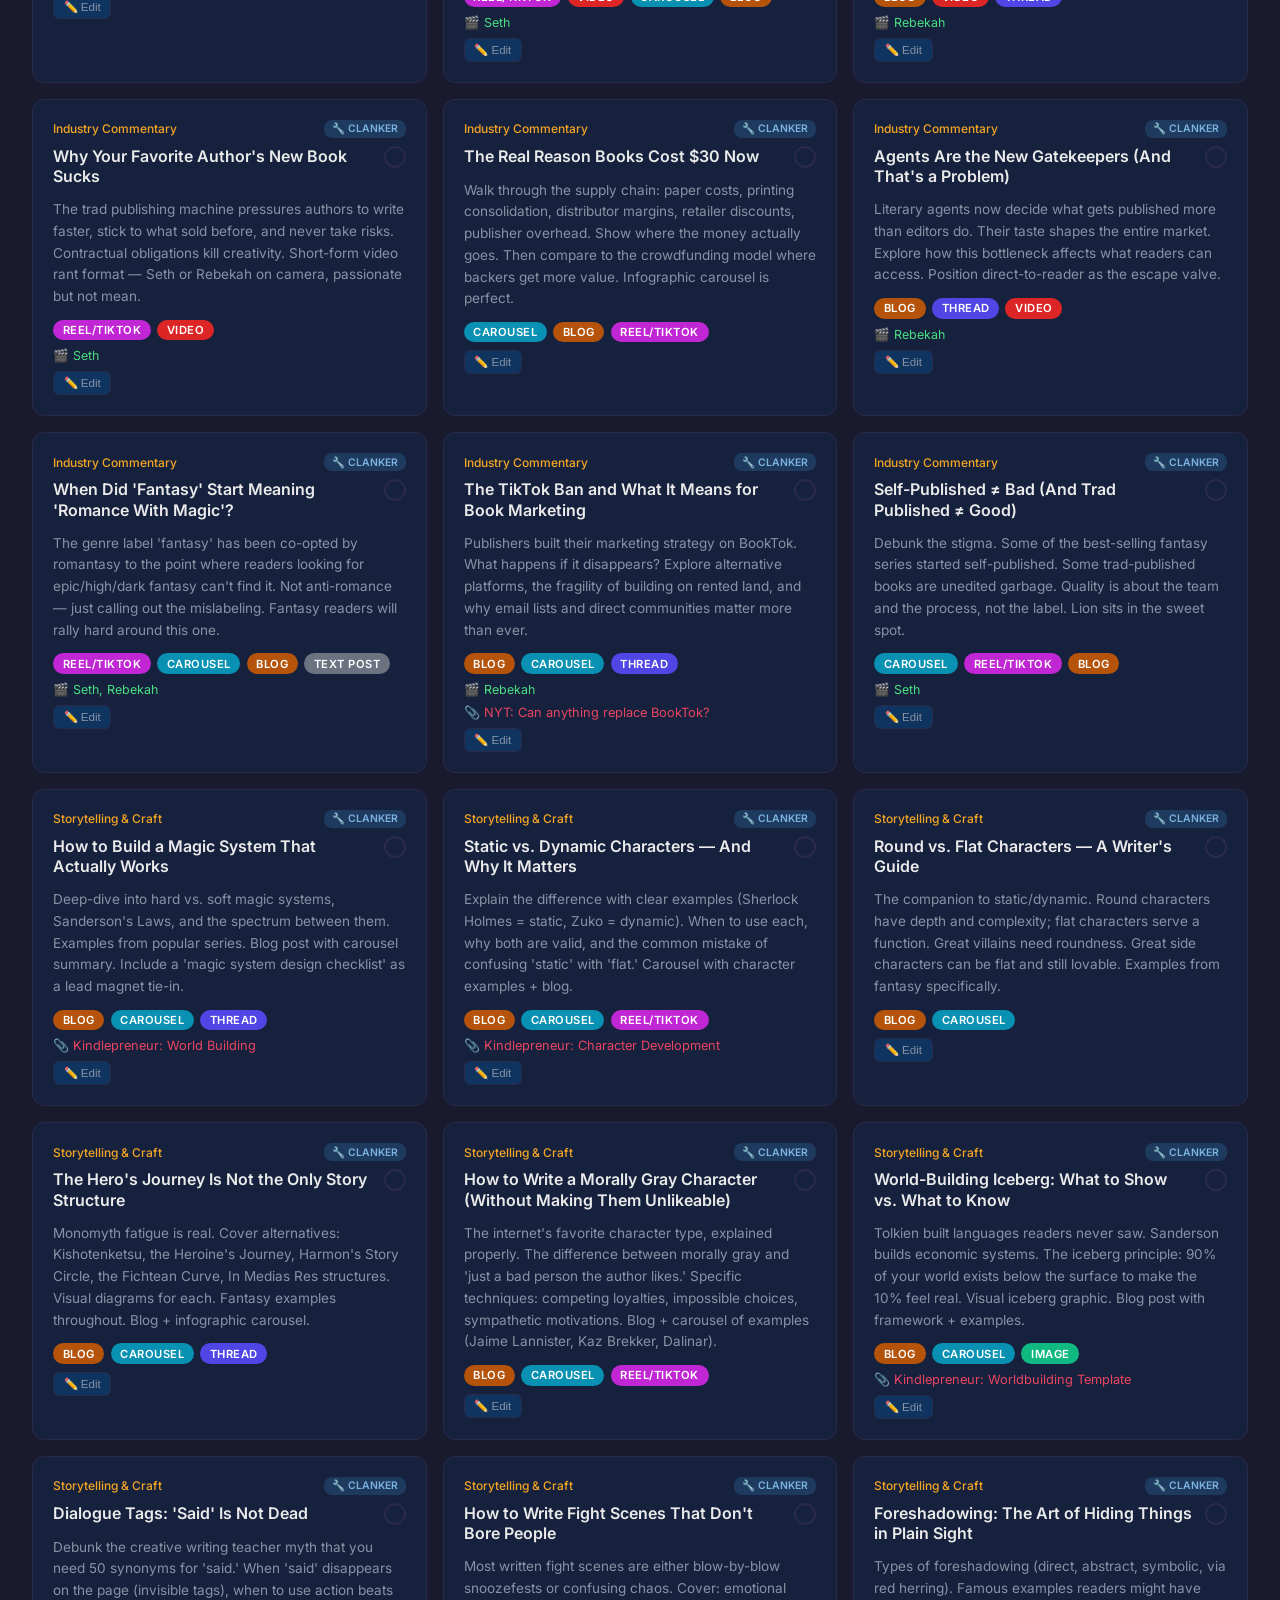
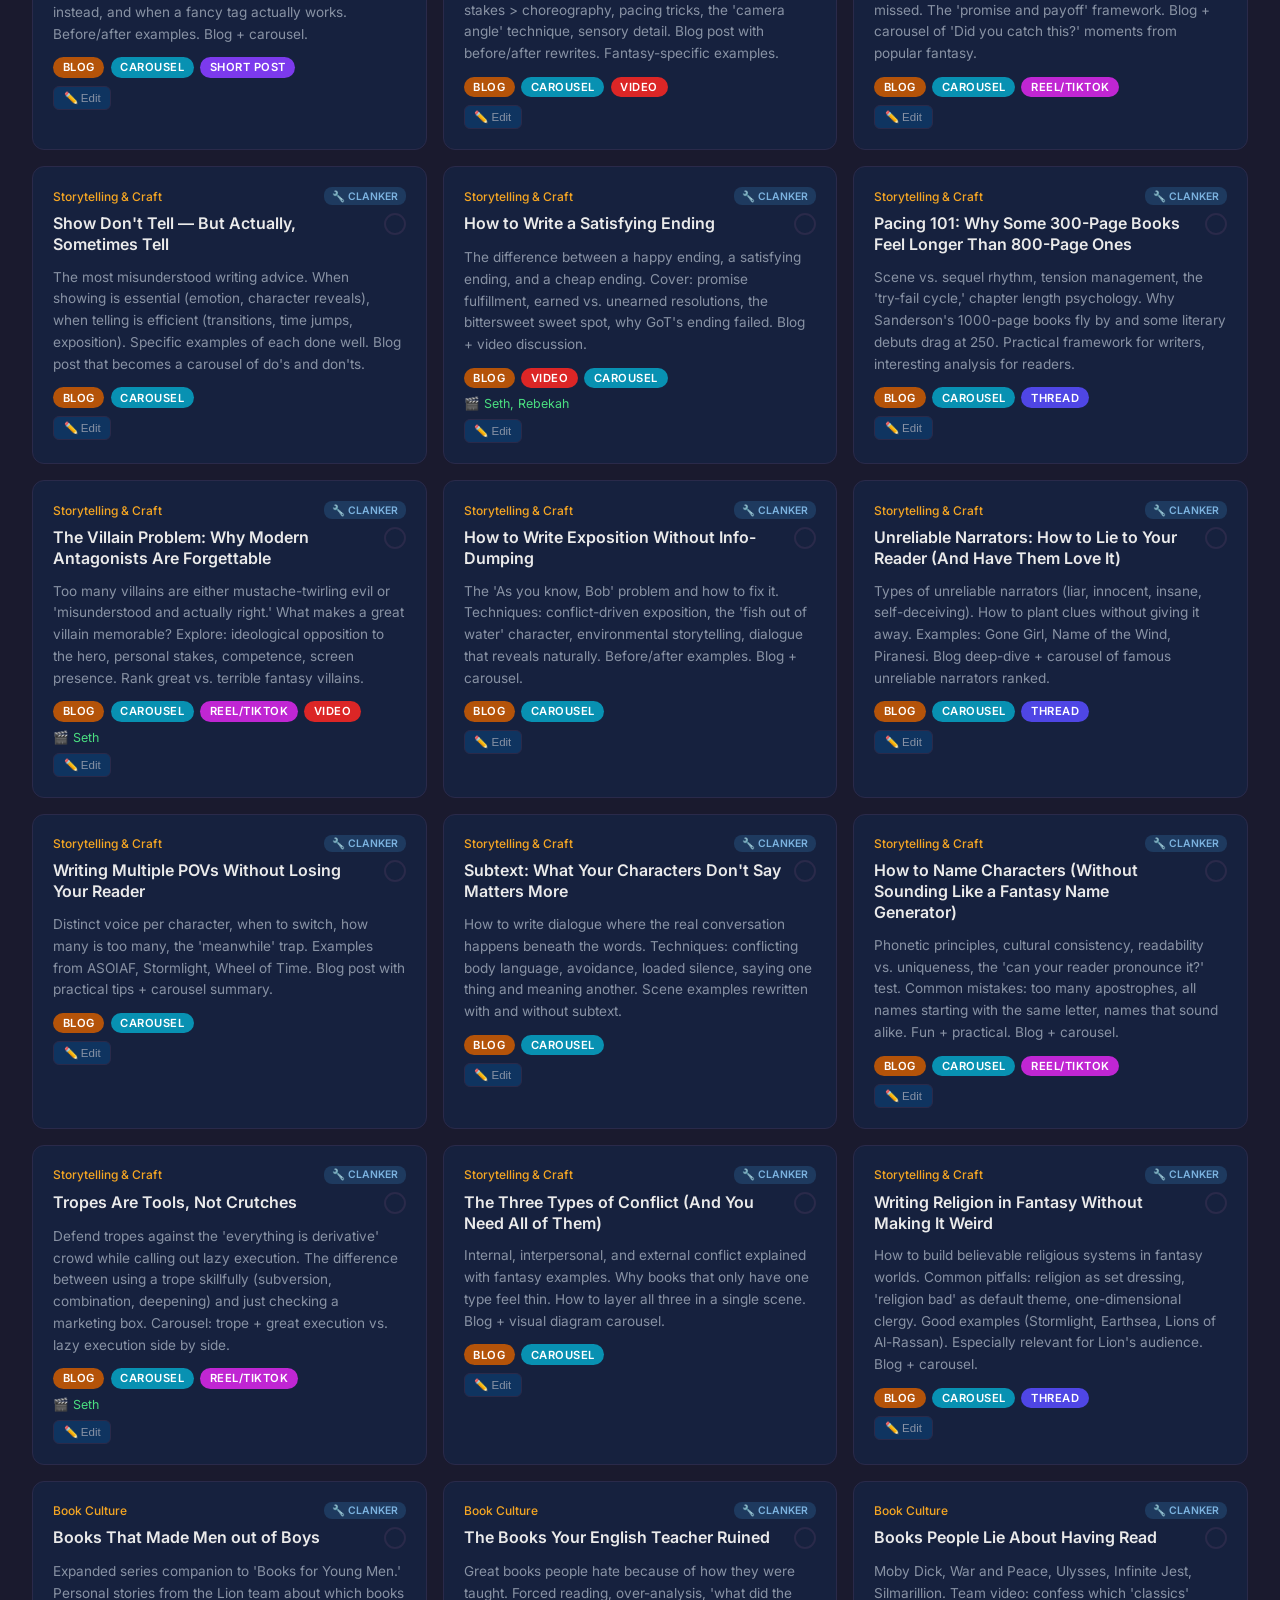
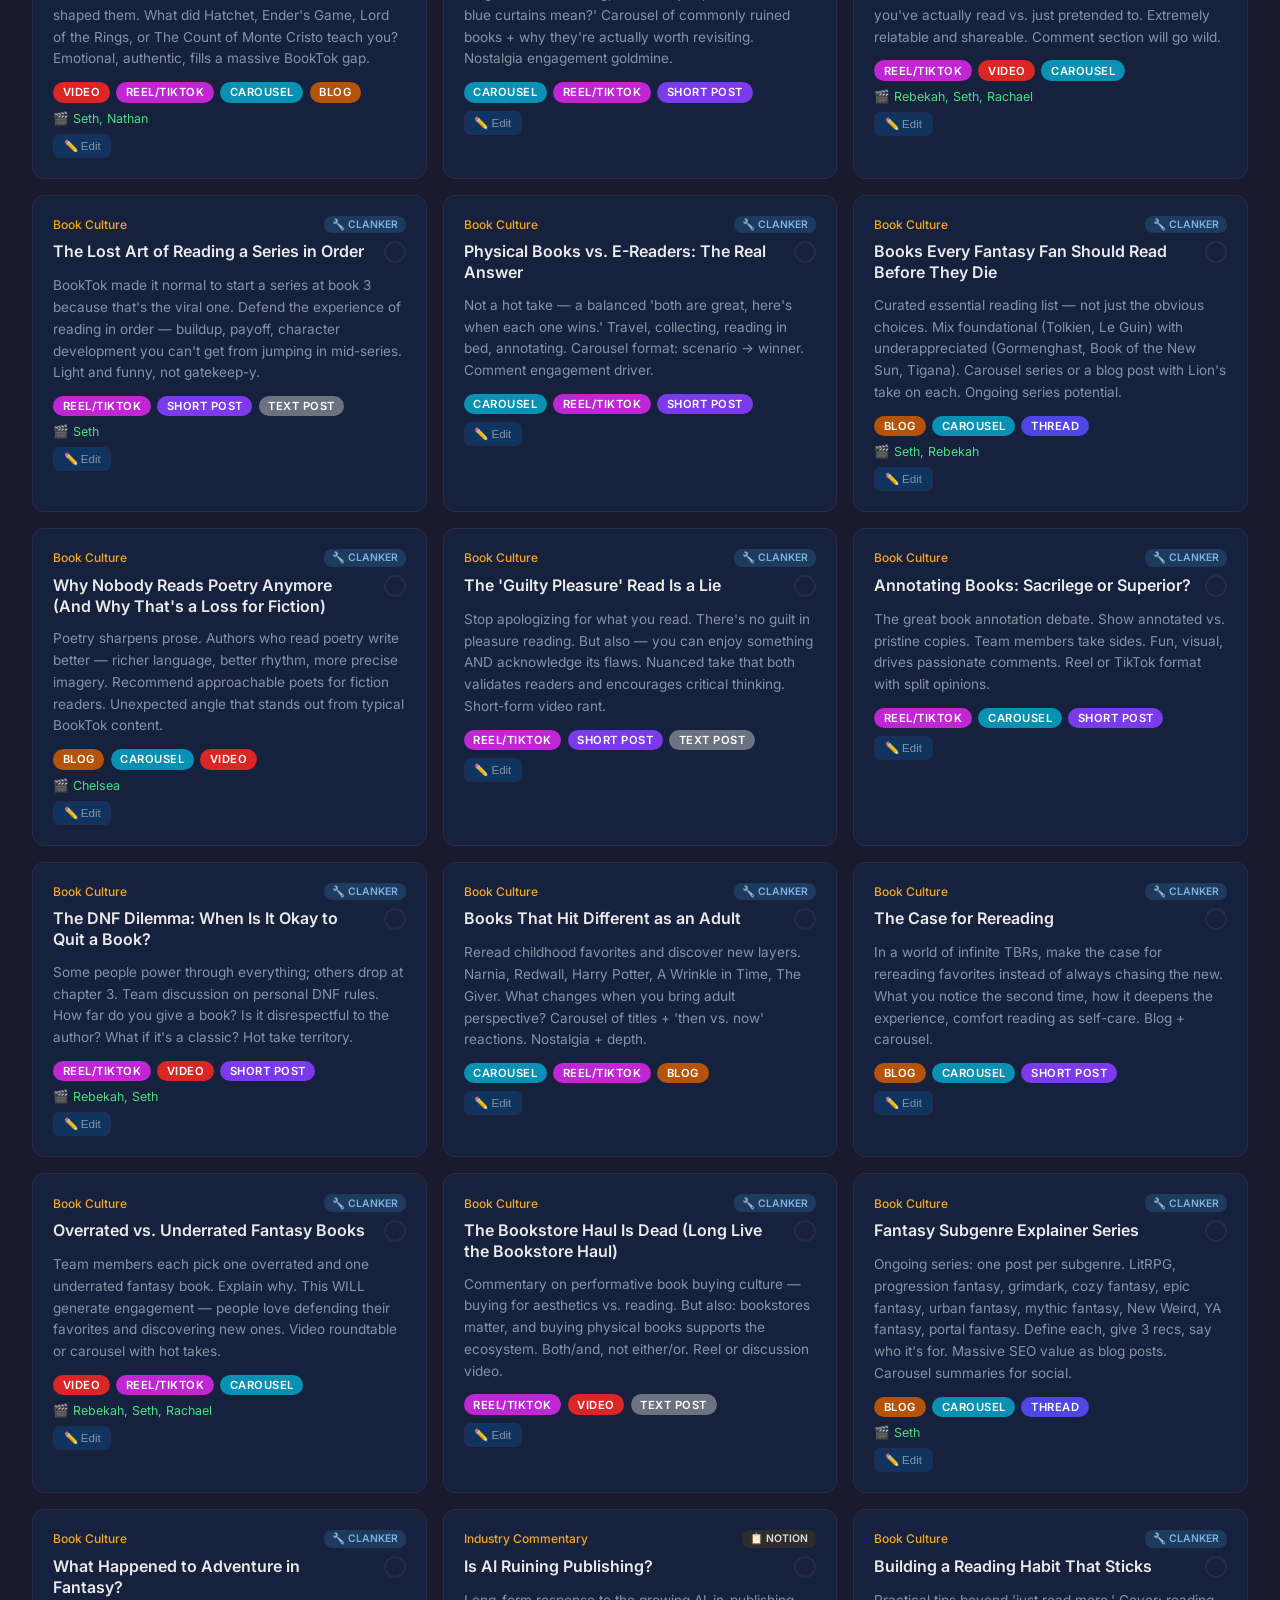
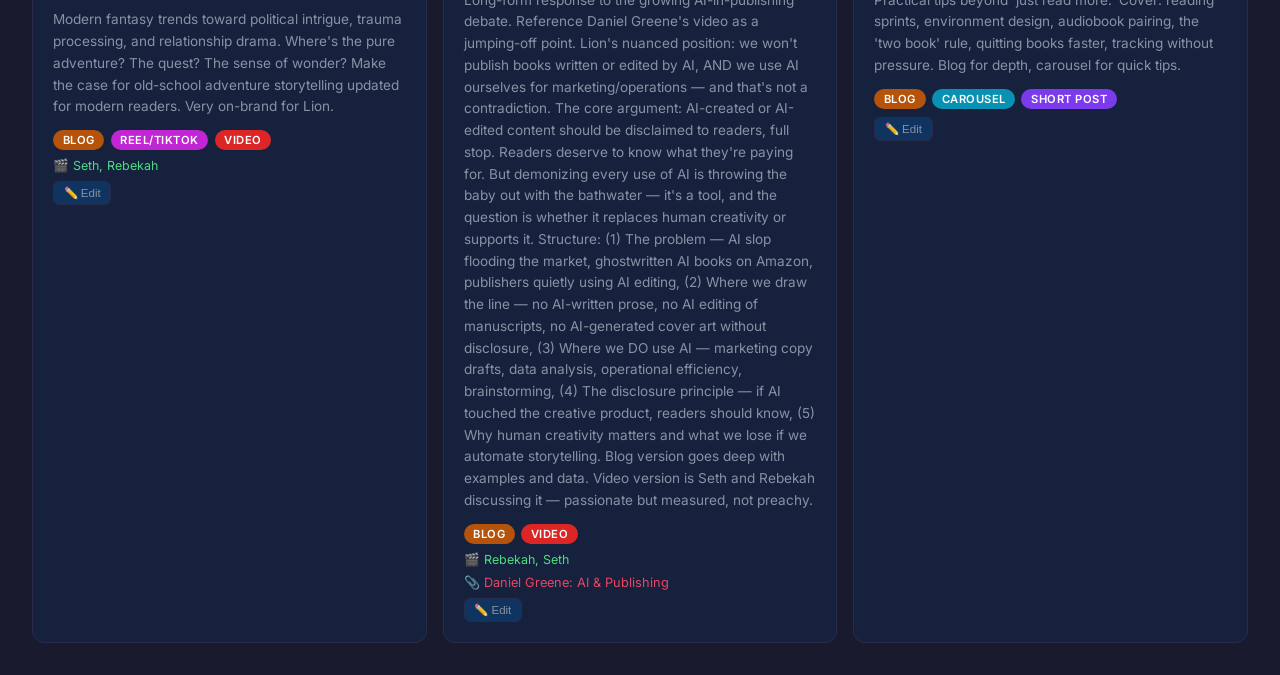
<file: social-post-bank.html>
<!DOCTYPE html>
<html lang="en">
<head>
<meta charset="UTF-8">
<meta name="viewport" content="width=device-width, initial-scale=1.0">
<title>Lion Publishing — Social Post Bank</title>
<style>
  @import url('https://fonts.googleapis.com/css2?family=Inter:wght@400;500;600;700&display=swap');

  :root {
    --bg: #1a1a2e;
    --surface: #16213e;
    --surface2: #0f3460;
    --accent: #e94560;
    --accent2: #f5a623;
    --text: #eaeaea;
    --text-muted: #8892a4;
    --border: #2a2a4a;
    --green: #4ade80;
    --tag-short: #7c3aed;
    --tag-long: #2563eb;
    --tag-video: #dc2626;
    --tag-story: #ea580c;
    --tag-carousel: #0891b2;
    --tag-thread: #4f46e5;
    --tag-reel: #c026d3;
    --tag-podcast: #059669;
    --tag-blog: #b45309;
    --tag-text: #6b7280;
    --tag-image: #10b981;
  }

  * { margin: 0; padding: 0; box-sizing: border-box; }

  body {
    font-family: 'Inter', sans-serif;
    background: var(--bg);
    color: var(--text);
    min-height: 100vh;
    padding: 2rem;
  }

  h1 {
    font-size: 2rem;
    margin-bottom: 0.25rem;
    background: linear-gradient(135deg, var(--accent), var(--accent2));
    -webkit-background-clip: text;
    -webkit-text-fill-color: transparent;
  }

  .subtitle { color: var(--text-muted); margin-bottom: 2rem; font-size: 0.9rem; }

  .controls {
    display: flex;
    flex-wrap: wrap;
    gap: 0.75rem;
    margin-bottom: 1rem;
    align-items: center;
  }

  .controls input[type="text"] {
    background: var(--surface);
    border: 1px solid var(--border);
    color: var(--text);
    padding: 0.5rem 1rem;
    border-radius: 8px;
    font-size: 0.9rem;
    min-width: 220px;
    flex: 1;
    max-width: 400px;
  }

  .filter-btn {
    padding: 0.4rem 0.9rem;
    border-radius: 20px;
    border: 1px solid var(--border);
    background: var(--surface);
    color: var(--text-muted);
    cursor: pointer;
    font-size: 0.8rem;
    font-weight: 500;
    transition: all 0.2s;
  }

  .filter-btn.active, .filter-btn:hover {
    background: var(--accent);
    color: #fff;
    border-color: var(--accent);
  }

  .filter-row {
    display: flex;
    flex-wrap: wrap;
    gap: 0.5rem;
    margin-bottom: 1rem;
    align-items: center;
  }

  .filter-label {
    font-size: 0.75rem;
    color: var(--text-muted);
    text-transform: uppercase;
    letter-spacing: 0.5px;
    font-weight: 600;
    margin-right: 0.25rem;
  }

  .toggle-done {
    margin-left: auto;
    display: flex;
    align-items: center;
    gap: 0.5rem;
    color: var(--text-muted);
    font-size: 0.85rem;
    cursor: pointer;
    user-select: none;
  }

  .toggle-done input { accent-color: var(--accent); width: 16px; height: 16px; }

  .stats {
    display: flex;
    gap: 1.5rem;
    margin-bottom: 1.5rem;
    font-size: 0.85rem;
    color: var(--text-muted);
    flex-wrap: wrap;
  }

  .stats span { font-weight: 600; color: var(--accent2); }

  .grid {
    display: grid;
    grid-template-columns: repeat(auto-fill, minmax(380px, 1fr));
    gap: 1rem;
  }

  .card {
    background: var(--surface);
    border: 1px solid var(--border);
    border-radius: 12px;
    padding: 1.25rem;
    transition: all 0.2s;
    position: relative;
  }

  .card:hover { border-color: var(--accent); transform: translateY(-2px); }
  .card.done { opacity: 0.45; }
  .card.done .card-title { text-decoration: line-through; }

  .card-header {
    display: flex;
    justify-content: space-between;
    align-items: flex-start;
    gap: 0.75rem;
    margin-bottom: 0.75rem;
  }

  .card-title { font-size: 1rem; font-weight: 600; line-height: 1.3; }

  .card-check {
    flex-shrink: 0;
    width: 22px;
    height: 22px;
    border-radius: 50%;
    border: 2px solid var(--border);
    cursor: pointer;
    display: flex;
    align-items: center;
    justify-content: center;
    transition: all 0.2s;
    background: transparent;
    color: transparent;
    font-size: 12px;
  }

  .card-check:hover { border-color: var(--green); }
  .card-check.checked { border-color: var(--green); background: var(--green); color: #000; }

  .card-desc {
    font-size: 0.85rem;
    color: var(--text-muted);
    line-height: 1.6;
    margin-bottom: 0.75rem;
  }

  .card-tags { display: flex; flex-wrap: wrap; gap: 0.4rem; margin-bottom: 0.5rem; }

  .tag {
    font-size: 0.7rem;
    font-weight: 600;
    padding: 0.2rem 0.6rem;
    border-radius: 12px;
    text-transform: uppercase;
    letter-spacing: 0.5px;
  }

  .tag-short { background: var(--tag-short); color: #fff; }
  .tag-long { background: var(--tag-long); color: #fff; }
  .tag-video { background: var(--tag-video); color: #fff; }
  .tag-story { background: var(--tag-story); color: #fff; }
  .tag-carousel { background: var(--tag-carousel); color: #fff; }
  .tag-thread { background: var(--tag-thread); color: #fff; }
  .tag-reel { background: var(--tag-reel); color: #fff; }
  .tag-podcast { background: var(--tag-podcast); color: #fff; }
  .tag-blog { background: var(--tag-blog); color: #fff; }
  .tag-text { background: var(--tag-text); color: #fff; }
  .tag-image { background: var(--tag-image); color: #fff; }

  .card-category {
    font-size: 0.75rem;
    color: var(--accent2);
    font-weight: 500;
    margin-bottom: 0.5rem;
    display: flex;
    justify-content: space-between;
    align-items: center;
  }

  .source-badge {
    font-size: 0.65rem;
    padding: 0.15rem 0.5rem;
    border-radius: 8px;
    font-weight: 600;
    text-transform: uppercase;
  }

  .source-notion { background: #2d2d2d; color: #e0e0e0; }
  .source-clanker { background: #1e3a5f; color: #7cb3e0; }

  .card-meta {
    font-size: 0.78rem;
    color: var(--text-muted);
    margin-top: 0.5rem;
    display: flex;
    flex-wrap: wrap;
    gap: 0.75rem;
  }

  .card-meta .talent { color: var(--green); }

  .card-links {
    margin-top: 0.5rem;
    font-size: 0.8rem;
  }

  .card-links a {
    color: var(--accent);
    text-decoration: none;
    display: inline-block;
    margin-right: 0.75rem;
  }

  .card-links a:hover { text-decoration: underline; }

  .empty {
    grid-column: 1 / -1;
    text-align: center;
    padding: 3rem;
    color: var(--text-muted);
  }

  .card-actions {
    display: flex;
    gap: 0.4rem;
    margin-top: 0.5rem;
  }

  .push-btn {
    background: linear-gradient(135deg, var(--accent), var(--accent2));
    border: none;
    color: #fff;
    padding: 0.5rem 1.2rem;
    border-radius: 8px;
    cursor: pointer;
    font-size: 0.85rem;
    font-weight: 600;
    margin-left: auto;
    transition: all 0.2s;
    white-space: nowrap;
  }

  .push-btn:hover { opacity: 0.9; transform: scale(1.02); }
  .push-btn.sent { background: var(--green); pointer-events: none; }

  .edit-btn {
    background: var(--surface2);
    border: 1px solid var(--border);
    color: var(--text-muted);
    padding: 0.25rem 0.6rem;
    border-radius: 6px;
    cursor: pointer;
    font-size: 0.72rem;
    transition: all 0.2s;
  }

  .edit-btn:hover { border-color: var(--accent); color: var(--text); }

  .edit-indicator {
    font-size: 0.65rem;
    color: var(--accent2);
    margin-left: auto;
    padding: 0.25rem 0.5rem;
    opacity: 0.7;
  }

  /* Modal */
  .modal-overlay {
    display: none;
    position: fixed;
    top: 0; left: 0; right: 0; bottom: 0;
    background: rgba(0,0,0,0.7);
    z-index: 1000;
    justify-content: center;
    align-items: flex-start;
    padding: 2rem;
    overflow-y: auto;
  }

  .modal-overlay.open { display: flex; }

  .modal {
    background: var(--surface);
    border: 1px solid var(--border);
    border-radius: 12px;
    padding: 1.5rem;
    width: 100%;
    max-width: 640px;
    margin-top: 2rem;
  }

  .modal h3 {
    font-size: 1.1rem;
    margin-bottom: 1rem;
    color: var(--accent2);
  }

  .modal label {
    display: block;
    font-size: 0.8rem;
    font-weight: 600;
    color: var(--text-muted);
    margin-bottom: 0.3rem;
    margin-top: 0.8rem;
  }

  .modal textarea, .modal input[type="text"] {
    width: 100%;
    background: var(--bg);
    border: 1px solid var(--border);
    color: var(--text);
    padding: 0.5rem 0.75rem;
    border-radius: 8px;
    font-size: 0.85rem;
    font-family: inherit;
    resize: vertical;
  }

  .modal textarea { min-height: 100px; line-height: 1.5; }
  .modal textarea:focus, .modal input:focus { outline: none; border-color: var(--accent); }

  .modal-tags {
    display: flex;
    flex-wrap: wrap;
    gap: 0.4rem;
    margin-top: 0.4rem;
  }

  .modal-tag {
    padding: 0.3rem 0.7rem;
    border-radius: 16px;
    border: 1px solid var(--border);
    background: var(--bg);
    color: var(--text-muted);
    cursor: pointer;
    font-size: 0.75rem;
    transition: all 0.15s;
    user-select: none;
  }

  .modal-tag.selected { background: var(--accent); color: #fff; border-color: var(--accent); }
  .modal-tag:hover { border-color: var(--accent); }

  .ref-row {
    display: flex;
    gap: 0.5rem;
    margin-top: 0.4rem;
    align-items: center;
  }

  .ref-row input { flex: 1; }

  .ref-remove {
    background: none;
    border: none;
    color: var(--accent);
    cursor: pointer;
    font-size: 1rem;
    padding: 0.2rem;
  }

  .add-ref-btn {
    background: var(--surface2);
    border: 1px solid var(--border);
    color: var(--text-muted);
    padding: 0.3rem 0.8rem;
    border-radius: 6px;
    cursor: pointer;
    font-size: 0.78rem;
    margin-top: 0.5rem;
  }

  .add-ref-btn:hover { border-color: var(--accent); color: var(--text); }

  .modal-footer {
    display: flex;
    gap: 0.75rem;
    margin-top: 1.25rem;
    justify-content: flex-end;
  }

  .modal-btn {
    padding: 0.5rem 1.2rem;
    border-radius: 8px;
    border: 1px solid var(--border);
    cursor: pointer;
    font-size: 0.85rem;
    font-weight: 600;
    transition: all 0.2s;
  }

  .modal-btn-save { background: var(--accent); color: #fff; border-color: var(--accent); }
  .modal-btn-save:hover { opacity: 0.9; }
  .modal-btn-cancel { background: var(--surface2); color: var(--text-muted); }
  .modal-btn-cancel:hover { color: var(--text); }
  .modal-btn-reset { background: none; color: var(--text-muted); border: none; font-size: 0.75rem; margin-right: auto; }
  .modal-btn-reset:hover { color: var(--accent); }

  @media (max-width: 500px) {
    body { padding: 1rem; }
    .grid { grid-template-columns: 1fr; }
    .modal { margin-top: 1rem; }
  }
</style>
</head>
<body>

<h1>🦁 Lion Publishing — Social Post Bank</h1>
<p class="subtitle">Content ideas for pre-BackerKit launch (Oct 5, 2026) and beyond — <span id="totalIdeas">0</span> ideas</p>

<div class="controls">
  <input type="text" id="search" placeholder="Search posts..." oninput="render()">
  <label class="toggle-done"><input type="checkbox" id="hideDone" onchange="render()"> Hide completed</label>
  <button class="push-btn" id="pushBtn" onclick="pushChanges()" style="display:none;">📤 Push Changes to Clanker</button>
</div>

<div class="filter-row">
  <span class="filter-label">Type:</span>
  <button class="filter-btn active" data-filter="all" onclick="setFilter('type','all', this)">All</button>
  <button class="filter-btn" onclick="setFilter('type','short', this)">Short Post</button>
  <button class="filter-btn" onclick="setFilter('type','long', this)">Long Post</button>
  <button class="filter-btn" onclick="setFilter('type','video', this)">Video</button>
  <button class="filter-btn" onclick="setFilter('type','reel', this)">Reel/TikTok</button>
  <button class="filter-btn" onclick="setFilter('type','carousel', this)">Carousel</button>
  <button class="filter-btn" onclick="setFilter('type','story', this)">Story</button>
  <button class="filter-btn" onclick="setFilter('type','thread', this)">Thread</button>
  <button class="filter-btn" onclick="setFilter('type','blog', this)">Blog</button>
  <button class="filter-btn" onclick="setFilter('type','image', this)">Image</button>
  <button class="filter-btn" onclick="setFilter('type','text', this)">Text</button>
  <button class="filter-btn" onclick="setFilter('type','podcast', this)">Podcast Clip</button>
</div>

<div class="filter-row">
  <span class="filter-label">Source:</span>
  <button class="filter-btn active" onclick="setFilter('source','all', this)">All</button>
  <button class="filter-btn" onclick="setFilter('source','notion', this)">📋 Notion</button>
  <button class="filter-btn" onclick="setFilter('source','clanker', this)">🔧 Clanker</button>
</div>

<div class="filter-row">
  <span class="filter-label">Talent:</span>
  <button class="filter-btn active" onclick="setFilter('talent','all', this)">All</button>
  <button class="filter-btn" onclick="setFilter('talent','Rebekah', this)">Rebekah</button>
  <button class="filter-btn" onclick="setFilter('talent','Seth', this)">Seth</button>
  <button class="filter-btn" onclick="setFilter('talent','Rachael', this)">Rachael</button>
  <button class="filter-btn" onclick="setFilter('talent','Nathan', this)">Nathan</button>
  <button class="filter-btn" onclick="setFilter('talent','Chelsea', this)">Chelsea</button>
  <button class="filter-btn" onclick="setFilter('talent','Hayla', this)">Hayla</button>
  <button class="filter-btn" onclick="setFilter('talent','Team', this)">Full Team</button>
</div>

<div class="stats">
  <div>Total: <span id="totalCount">0</span></div>
  <div>Showing: <span id="showCount">0</span></div>
  <div>Done: <span id="doneCount">0</span></div>
</div>

<div class="grid" id="grid"></div>

<div class="modal-overlay" id="modalOverlay" onclick="if(event.target===this)closeModal()">
  <div class="modal">
    <h3 id="modalTitle">Edit Post</h3>

    <label>Title</label>
    <input type="text" id="editTitle">

    <label>Description</label>
    <textarea id="editDesc"></textarea>

    <label>Category</label>
    <input type="text" id="editCategory">

    <label>Post Types</label>
    <div class="modal-tags" id="editTypes"></div>

    <label>On-Camera Talent (comma-separated)</label>
    <input type="text" id="editTalent" placeholder="e.g. Rebekah, Seth">

    <label>Assigned To</label>
    <input type="text" id="editAssign" placeholder="e.g. Hayla">

    <label>Reference Links</label>
    <div id="editRefs"></div>
    <button class="add-ref-btn" onclick="addRefRow()">+ Add Reference</button>

    <div class="modal-footer">
      <button class="modal-btn modal-btn-reset" onclick="resetEdits()">Reset to Original</button>
      <button class="modal-btn modal-btn-cancel" onclick="closeModal()">Cancel</button>
      <button class="modal-btn modal-btn-save" onclick="saveEdits()">Save</button>
    </div>
  </div>
</div>

<script>
const POSTS = [
  // ============================================
  // NOTION IMPORTS (Rebekah's existing ideas)
  // ============================================
  {
    id: 101, title: "Choose Your Weapon",
    category: "Engagement & Fun",
    source: "notion",
    desc: "Interactive post asking followers to choose their fantasy weapon. Great visual opportunity — show illustrated weapons or real props. Ask 'which one are you taking into battle?'",
    types: ["carousel"],
    talent: [],
    assign: "Hayla",
    refs: [
      { label: "Inspo post", url: "https://www.instagram.com/p/DTDwiBoDb5b/" }
    ]
  },
  {
    id: 102, title: "What Your Favorite __ Says About You",
    category: "Engagement & Fun",
    source: "notion",
    desc: "Repeatable format — 'What your favorite magic system / weapon / genre / book says about you.' Funny, shareable, drives comments. Works as carousel slides or short-form video with text overlays.",
    types: ["carousel", "reel"],
    talent: [],
    assign: "Hayla",
    refs: []
  },
  {
    id: 103, title: "National Appreciate a Dragon Day (1/16)",
    category: "Seasonal & Timely",
    source: "notion",
    desc: "Celebrate with dragon book recs, dragon art, or a fun 'best dragons in fantasy' ranking. Simple image post or carousel of top dragon books.",
    types: ["image"],
    talent: [],
    assign: "",
    refs: [
      { label: "Inspo post", url: "https://www.instagram.com/p/DTku-Xbkjlx/" }
    ]
  },
  {
    id: 104, title: "Ridiculous Holidays Calendar",
    category: "Seasonal & Timely",
    source: "notion",
    desc: "Mine fun/weird holidays for book-related content. Feb 27 — No Brainer Day: 'Staff no-brainer book recs.' Feb 26 — Tell a Fairytale Day: 'We haven't outgrown fairytales, they've just gotten longer.' Mar 18 — Awkward Moment Day: 'Book moments that gave you secondhand embarrassment.' Mar 20 — World Storytelling Day. Mar 25 — Tolkien Reading Day: pure Tolkien appreciation. Apr 4 — Tell a Lie Day: interview style, 'What do you love to see in a book?' (sarcastic). Feb 14 — Library Lover Day. Mar 8 — Proofreading Day: 'When you reread what you wrote at 1am and reconsider your career.'",
    types: ["image", "reel", "text"],
    talent: [],
    assign: "Hayla",
    refs: [
      { label: "Fun holiday calendar", url: "https://www.timeanddate.com/holidays/fun/" }
    ]
  },
  {
    id: 105, title: "The Surge of CRT in Literature",
    category: "Industry Commentary",
    source: "notion",
    desc: "Thoughtful, well-researched piece on ideological trends in mainstream publishing. Blog post that gets repurposed into carousel highlights and a long-form video discussion. Lead with data and examples, not outrage.",
    types: ["blog", "carousel", "video"],
    talent: ["Rebekah"],
    assign: "Rebekah",
    refs: []
  },
  {
    id: 106, title: "The Lack of Balance in Literature in Universities",
    category: "Industry Commentary",
    source: "notion",
    desc: "Explore how university reading lists have shifted and what that means for the publishing pipeline. Can tie into Lion's mission of publishing stories that don't fit the current mold. Data-driven approach.",
    types: ["carousel", "video", "reel"],
    talent: [],
    assign: "Rebekah",
    refs: []
  },
  {
    id: 107, title: "Why Bookstores Are Less Fun Now",
    category: "Industry Commentary",
    source: "notion",
    desc: "Tap into the shared experience of walking into a bookstore and feeling like the selection has gotten homogeneous. Nostalgia + cultural commentary. Seth on camera works well here.",
    types: ["blog", "video", "reel"],
    talent: ["Seth"],
    assign: "Hayla",
    refs: [
      { label: "Inspo tweet", url: "https://x.com/christianheiens/status/2012275280451162145" }
    ]
  },
  {
    id: 108, title: "Character Growth vs. Starting as Grown",
    category: "Storytelling & Craft",
    source: "notion",
    desc: "Discussion on the trend of characters who start 'fully formed' vs. characters who grow through the story. Which makes better fiction? Tie to Lion's storytelling-first philosophy. Great debate format.",
    types: ["carousel", "video", "reel", "text"],
    talent: ["Rebekah", "Seth"],
    assign: "Hayla",
    refs: [
      { label: "Inspo tweet", url: "https://x.com/the_kyle_mann/status/2013666478118314118" }
    ]
  },
  {
    id: 109, title: "Better Book Disclaimers",
    category: "Engagement & Fun",
    source: "notion",
    desc: "Funny/honest book disclaimers that should exist. 'Warning: this book will make you miss your bus stop.' 'Side effects include staying up until 3am.' Relatable, shareable, lightweight.",
    types: ["carousel", "reel", "text"],
    talent: ["Rebekah"],
    assign: "Hayla",
    refs: [
      { label: "Inspo tweet", url: "https://x.com/oceanbreeze473/status/2013793111034503237" }
    ]
  },
  {
    id: 110, title: "Genre Charts",
    category: "Storytelling & Craft",
    source: "notion",
    desc: "Visual genre breakdowns — Venn diagrams, flowcharts ('What fantasy subgenre should you read?'), or spectrum charts. Educational + shareable. Seth's deep genre knowledge shines here. Blog + carousel repurpose.",
    types: ["blog", "carousel", "image"],
    talent: ["Seth"],
    assign: "Hayla",
    refs: []
  },
  {
    id: 111, title: "Reading New Books Isn't Worth It",
    category: "Industry Commentary",
    source: "notion",
    desc: "Provocative hot take to drive engagement. The argument that new releases have declined in quality, so readers stick to backlist. Then pivot to: 'That's exactly why Lion exists.' Seth delivers the take on camera.",
    types: ["video", "reel", "text"],
    talent: ["Seth"],
    assign: "Hayla",
    refs: []
  },
  {
    id: 112, title: "Books You Didn't Know Were Written by Christians",
    category: "Book Culture",
    source: "notion",
    desc: "Surprising reveals — classic and popular books with Christian authors that aren't 'Christian fiction.' Tolkien, Lewis (obviously), but also lesser-known examples. Educational, non-preachy tone.",
    types: ["carousel", "reel"],
    talent: [],
    assign: "",
    refs: [
      { label: "Inspo reel", url: "https://www.instagram.com/reel/DTYFc9ekmOt/" }
    ]
  },
  {
    id: 113, title: "Staff Book Swaps",
    category: "Behind the Scenes",
    source: "notion",
    desc: "Each team member picks a book for someone else on the team. Film reactions when they see what they got. Fun, personal, shows team chemistry. Short-form video format.",
    types: ["reel"],
    talent: ["Chelsea", "Hayla", "Nathan", "Rachael", "Rebekah", "Seth"],
    assign: "",
    refs: [
      { label: "Inspo reel", url: "https://www.instagram.com/reel/DTWykbDkZcc/" }
    ]
  },
  {
    id: 114, title: "Weird Genre Recs",
    category: "Book Culture",
    source: "notion",
    desc: "Recommend books from unexpected or niche subgenres — weird westerns, solarpunk, mythic fiction, New Weird. Shows Lion's range and genre literacy. Carousel or team video format.",
    types: ["carousel", "reel"],
    talent: ["Rachael", "Rebekah", "Seth"],
    assign: "Hayla",
    refs: [
      { label: "Inspo post", url: "https://www.instagram.com/p/DTY4Vi9jcOw/" }
    ]
  },
  {
    id: 115, title: "Stop Reading Smutty Books",
    category: "Industry Commentary",
    source: "notion",
    desc: "Commentary on the smut saturation in modern fantasy/romance publishing. Position as pro-great-storytelling rather than anti-anything. Speak to readers who are tired of it. Reel format for maximum reach.",
    types: ["reel"],
    talent: [],
    assign: "",
    refs: [
      { label: "Inspo reel", url: "https://www.instagram.com/reel/DTmfvv1jXSz/" }
    ]
  },
  {
    id: 116, title: "Literary vs. Commercial Fiction",
    category: "Storytelling & Craft",
    source: "notion",
    desc: "Break down the distinction (and false dichotomy) between literary and commercial fiction. Where does Lion sit? Can genre fiction be literary? Chelsea leads this one. Blog for depth, carousel/video for reach.",
    types: ["blog", "carousel", "video", "reel"],
    talent: ["Chelsea"],
    assign: "Hayla",
    refs: [
      { label: "Inspo reel", url: "https://www.instagram.com/reel/DTl_Y61lNfd/" }
    ]
  },
  {
    id: 117, title: "Staff Ages",
    category: "Behind the Scenes",
    source: "notion",
    desc: "Fun, lightweight 'guess our ages' or age reveal video. Humanizes the team quickly. Easy to film, high engagement potential.",
    types: ["reel"],
    talent: ["Chelsea", "Hayla", "Nathan", "Rachael", "Rebekah", "Seth"],
    assign: "Hayla",
    refs: [
      { label: "Inspo reel", url: "https://www.instagram.com/reel/DTgVn4fEpuH/" }
    ]
  },
  {
    id: 118, title: "If Famous Authors Wrote the First Sentence of Our Books",
    category: "Engagement & Fun",
    source: "notion",
    desc: "Hilarious concept — rewrite your books' opening lines in the style of famous authors (Tolkien, Hemingway, Stephen King, etc.). Video format with team members reading them dramatically. High share potential.",
    types: ["reel"],
    talent: ["Chelsea", "Rachael", "Rebekah", "Seth"],
    assign: "Hayla",
    refs: [
      { label: "Inspo reel", url: "https://www.instagram.com/reel/DTdPXjeE_81/" }
    ]
  },
  {
    id: 119, title: "The Traditional Publishing Landscape vs…",
    category: "Industry Commentary",
    source: "notion",
    desc: "Compare the traditional publishing model to emerging alternatives (crowdfunding, direct-to-reader, indie publishers like Lion). Short-form video exploring why the old model isn't the only option anymore.",
    types: ["reel"],
    talent: [],
    assign: "Hayla",
    refs: [
      { label: "Inspo reel", url: "https://www.instagram.com/reel/DTqHBUfEf_8/" }
    ]
  },
  {
    id: 120, title: "Bad Book Awards",
    category: "Engagement & Fun",
    source: "notion",
    desc: "Tongue-in-cheek awards for books — 'Most Overhyped,' 'Best Book With a Terrible Cover,' 'Award for the Longest Fantasy Name.' Carousel slides designed like actual award certificates. Very shareable.",
    types: ["carousel"],
    talent: [],
    assign: "Hayla",
    refs: [
      { label: "Inspo post", url: "https://www.instagram.com/p/DTypAKqknQU/" }
    ]
  },
  {
    id: 121, title: "I Could Start Doing Crack",
    category: "Engagement & Fun",
    source: "notion",
    desc: "Trending audio/meme format applied to books or publishing. Seth on camera. Ride the meme wave with a bookish spin. Check the trending audio at time of filming.",
    types: ["reel"],
    talent: ["Seth"],
    assign: "Hayla",
    refs: [
      { label: "Inspo reel", url: "https://www.instagram.com/reel/DPPXI09EopP/" }
    ]
  },
  {
    id: 122, title: "Wavelength Bookish Takes",
    category: "Engagement & Fun",
    source: "notion",
    desc: "Use the 'Wavelength' game format — team members rate bookish opinions on a spectrum. 'Hardcover vs paperback,' 'Series vs standalone,' etc. Film reactions and disagreements. Fun team chemistry content.",
    types: ["reel"],
    talent: ["Nathan", "Rachael", "Rebekah", "Seth"],
    assign: "Hayla",
    refs: [
      { label: "Inspo reel", url: "https://www.instagram.com/reel/DTPG-O-Dobs/" }
    ]
  },
  {
    id: 123, title: "Books for Young Men",
    category: "Book Culture",
    source: "notion",
    desc: "Curated series — 3-7 books per carousel with 1-2 sentence descriptions of how each book informs masculinity and growth. Thoughtful, not preachy. Fills a real gap in the BookTok/Bookstagram space. Blog for depth, carousel for reach.",
    types: ["blog", "carousel", "video"],
    talent: [],
    assign: "Hayla",
    refs: []
  },
  {
    id: 124, title: "Dressing Like Our Favorite Book",
    category: "Engagement & Fun",
    source: "notion",
    desc: "Team members dress up as or inspired by a favorite book character/aesthetic. Film a transition Reel (casual → character look). Fun, visual, very shareable on Reels and TikTok.",
    types: ["reel"],
    talent: ["Hayla", "Nathan", "Rachael", "Rebekah", "Seth"],
    assign: "Hayla",
    refs: [
      { label: "Inspo reel", url: "https://www.instagram.com/reel/DPcD1THjrw6/" }
    ]
  },

  // ============================================
  // CLANKER ORIGINALS
  // ============================================

  // --- Brand Identity ---
  {
    id: 1, title: "Why We Started Lion Publishing",
    category: "Brand Identity",
    source: "clanker",
    desc: "Origin story post. Why Rebekah & Josh started Lion — frustration with the current publishing landscape, belief in storytelling-first, what makes Lion different. Personal, authentic, no corporate fluff. End with a CTA to follow for launch updates.",
    types: ["long", "video", "carousel"],
    talent: ["Rebekah"],
    assign: "",
    refs: [{ label: "Baen Books origin story", url: "https://www.baen.com/about" }]
  },
  {
    id: 2, title: "Meet the Team",
    category: "Brand Identity",
    source: "clanker",
    desc: "Introduce each team member (Rebekah, Josh, Seth, Rachael) with a photo/short video and their role. What they bring, what they're excited about. Post as a carousel (one person per slide) or a series of Stories.",
    types: ["carousel", "story", "short"],
    talent: [],
    assign: "",
    refs: []
  },
  {
    id: 3, title: "What 'Storytelling-First' Actually Means",
    category: "Brand Identity",
    source: "clanker",
    desc: "Define Lion's positioning without naming competitors or going negative. Talk about what you look for in manuscripts: compelling characters, immersive worlds, stories that respect readers' intelligence. Use specific examples of books (not yours) that embody this.",
    types: ["long", "thread", "carousel"],
    talent: [],
    assign: "",
    refs: []
  },
  {
    id: 4, title: "Lion Logo / Brand Reveal",
    category: "Brand Identity",
    source: "clanker",
    desc: "Tease the branding — show the logo, color palette, typography. Works great as a Reel with a dramatic reveal or a carousel showing the design evolution. If you have a brand story behind the lion symbol, share it.",
    types: ["reel", "carousel", "short"],
    talent: [],
    assign: "",
    refs: []
  },
  {
    id: 5, title: "Publisher Values: What We Won't Publish",
    category: "Brand Identity",
    source: "clanker",
    desc: "Without being preachy or combative, outline Lion's editorial stance. Focus on what you DO want (adventure, heart, wonder, great prose) rather than what you're against. This signals to your audience without alienating potential backers.",
    types: ["long", "thread"],
    talent: [],
    assign: "",
    refs: []
  },

  // --- Book Teasers ---
  {
    id: 6, title: "Cover Reveal — Book 1",
    category: "Book Teasers",
    source: "clanker",
    desc: "The ultimate engagement post for any book launch. Tease for 3-5 days beforehand ('something's coming'), then a dramatic reveal. Carousel: close-up details → full cover → back cover → blurb. Video: slow reveal with music. Pin this post.",
    types: ["carousel", "reel", "video", "short"],
    talent: [],
    assign: "",
    refs: [{ label: "Tor cover reveal strategy", url: "https://www.tor.com/tag/cover-reveal/" }]
  },
  {
    id: 7, title: "Cover Reveal — Book 2",
    category: "Book Teasers",
    source: "clanker",
    desc: "Same format as Book 1 reveal but stagger timing by 1-2 weeks. Cross-reference the first cover reveal to drive followers to both.",
    types: ["carousel", "reel", "video", "short"],
    talent: [],
    assign: "",
    refs: []
  },
  {
    id: 8, title: "Cover Reveal — Book 3",
    category: "Book Teasers",
    source: "clanker",
    desc: "Final cover reveal. Consider a 'the full lineup' post showing all three covers together after individual reveals.",
    types: ["carousel", "reel", "video", "short"],
    talent: [],
    assign: "",
    refs: []
  },
  {
    id: 9, title: "First Line / Opening Hook",
    category: "Book Teasers",
    source: "clanker",
    desc: "Share the opening line(s) of each launch book as a graphic. Bold typography over a moody background that matches the cover palette. Ask followers to guess the genre or what happens next.",
    types: ["short", "carousel", "story"],
    talent: [],
    assign: "",
    refs: []
  },
  {
    id: 10, title: "Trope Bingo Card",
    category: "Book Teasers",
    source: "clanker",
    desc: "Create a bingo card of tropes featured in your launch books (found family, reluctant hero, morally gray villain, chosen one subverted, etc.). BookTok LOVES trope content. Ask followers to guess which book matches which tropes.",
    types: ["short", "carousel", "reel"],
    talent: [],
    assign: "",
    refs: [{ label: "BookTok trope bingo examples", url: "https://www.tiktok.com/tag/tropebingo" }]
  },
  {
    id: 11, title: "'If You Like X, You'll Love Y'",
    category: "Book Teasers",
    source: "clanker",
    desc: "Comparison posts: 'If you loved [popular book], our [title] has the same energy.' Use split-screen graphics or carousel. Pick comps your audience actually reads — Sanderson, Abercrombie, Novik, Sullivan, etc.",
    types: ["short", "carousel", "reel"],
    talent: [],
    assign: "",
    refs: []
  },
  {
    id: 12, title: "Character Introduction Cards",
    category: "Book Teasers",
    source: "clanker",
    desc: "One character per post/slide. Name, a one-line description, a quote from the book, and maybe a mood board or AI art concept (clearly labeled). Series over multiple days builds anticipation.",
    types: ["carousel", "story", "short"],
    talent: [],
    assign: "",
    refs: []
  },
  {
    id: 13, title: "Aesthetic / Mood Board",
    category: "Book Teasers",
    source: "clanker",
    desc: "Visual mood board for each book — colors, textures, landscapes, vibes. Pinterest-style collage. Works especially well on Instagram. Caption with a short teaser blurb.",
    types: ["carousel", "short", "story"],
    talent: [],
    assign: "",
    refs: []
  },
  {
    id: 14, title: "Map Reveal / World-Building Tease",
    category: "Book Teasers",
    source: "clanker",
    desc: "If any launch books have maps, reveal them. Fantasy readers go feral for maps. Even a 'work in progress' map sketch generates engagement. Add lore tidbits in the caption.",
    types: ["short", "carousel", "video"],
    talent: [],
    assign: "",
    refs: []
  },
  {
    id: 15, title: "Excerpt / Sample Chapter Drop",
    category: "Book Teasers",
    source: "clanker",
    desc: "Post a gripping excerpt (500-800 words) as a carousel (page-style) or link to a blog/landing page. Pick a scene that hooks without spoiling. End on a cliffhanger. CTA: 'Want the rest? Back us Oct 5.'",
    types: ["carousel", "long", "thread"],
    talent: [],
    assign: "",
    refs: []
  },

  // --- Behind the Scenes ---
  {
    id: 16, title: "Day in the Life of an Indie Publisher",
    category: "Behind the Scenes",
    source: "clanker",
    desc: "Casual Reel/TikTok showing what building a publisher from scratch actually looks like. Editing, meetings, cover design reviews, packaging mockups, the messy desk. Authenticity > polish here.",
    types: ["reel", "video", "story"],
    talent: [],
    assign: "",
    refs: [{ label: "Indie publisher BTS trend", url: "https://www.tiktok.com/tag/indiepublisher" }]
  },
  {
    id: 17, title: "The Editing Process — Before & After",
    category: "Behind the Scenes",
    source: "clanker",
    desc: "Show a redlined page vs. the final version. Talk about what good editing looks like. Establishes Lion's quality commitment. Works as carousel (before/after slides) or short video.",
    types: ["carousel", "short", "reel"],
    talent: [],
    assign: "",
    refs: []
  },
  {
    id: 18, title: "Book Production Deep-Dive",
    category: "Behind the Scenes",
    source: "clanker",
    desc: "Walk through how a book goes from manuscript to printed copy: editing → cover design → interior layout → printing → binding. Josh's production expertise is a huge differentiator. Multi-part series potential.",
    types: ["video", "carousel", "thread", "long"],
    talent: [],
    assign: "",
    refs: []
  },
  {
    id: 19, title: "Cover Design Process",
    category: "Behind the Scenes",
    source: "clanker",
    desc: "Time-lapse or step-by-step of cover design evolution. Sketches → concepts → color comps → final. Tag the cover artist. Readers love seeing the creative process.",
    types: ["reel", "carousel", "video"],
    talent: [],
    assign: "",
    refs: []
  },
  {
    id: 20, title: "Unboxing the First Proof Copies",
    category: "Behind the Scenes",
    source: "clanker",
    desc: "When proofs arrive, film the unboxing. Raw, genuine reactions. This is peak content for book lovers. Repost from each team member's perspective if possible.",
    types: ["reel", "video", "story"],
    talent: [],
    assign: "",
    refs: []
  },
  {
    id: 21, title: "What We're Reading Right Now",
    category: "Behind the Scenes",
    source: "clanker",
    desc: "Monthly or biweekly 'team TBR' post. What each team member is reading — shows Lion's taste, builds trust, creates discussion. Tag authors when possible.",
    types: ["short", "carousel", "story"],
    talent: [],
    assign: "",
    refs: []
  },

  // --- Crowdfunding ---
  {
    id: 22, title: "BackerKit Announcement Post",
    category: "Crowdfunding",
    source: "clanker",
    desc: "The big reveal that Lion is launching on BackerKit Oct 5. Clear, exciting, shareable. Include the date, what backers get, and how to follow for updates. Pin across all platforms.",
    types: ["short", "video", "carousel"],
    talent: [],
    assign: "",
    refs: [{ label: "BackerKit launch best practices", url: "https://www.backerkit.com/blog/how-to-launch-a-successful-crowdfunding-campaign" }]
  },
  {
    id: 23, title: "Countdown Series (30/14/7/3/1 Days)",
    category: "Crowdfunding",
    source: "clanker",
    desc: "Scheduled countdown posts with increasing urgency. Each one reveals something new — a tier detail, a stretch goal, an exclusive, an endorsement. Creates FOMO and habit of checking in.",
    types: ["short", "story", "reel"],
    talent: [],
    assign: "",
    refs: []
  },
  {
    id: 24, title: "Tier Breakdown Explainer",
    category: "Crowdfunding",
    source: "clanker",
    desc: "Visual breakdown of each backer tier and what's included. Make it dead simple. Carousel with one tier per slide, or a comparison graphic. People need to know exactly what they're getting.",
    types: ["carousel", "long", "short"],
    talent: [],
    assign: "",
    refs: []
  },
  {
    id: 25, title: "Stretch Goal Preview",
    category: "Crowdfunding",
    source: "clanker",
    desc: "Tease stretch goals without revealing all of them. 'At $X, we unlock ____.' Creates excitement and gives people a reason to share the campaign. Silhouette graphics work great for mystery reveals.",
    types: ["short", "carousel", "story"],
    talent: [],
    assign: "",
    refs: []
  },
  {
    id: 26, title: "Early Bird / Launch Day Incentive",
    category: "Crowdfunding",
    source: "clanker",
    desc: "Announce any early-bird pricing or launch-day exclusives. Urgency is key. '48-hour early bird pricing' or 'first 100 backers get ___.' Drive day-one volume hard.",
    types: ["short", "story", "reel"],
    talent: [],
    assign: "",
    refs: []
  },
  {
    id: 27, title: "How BackerKit Works (For Newbies)",
    category: "Crowdfunding",
    source: "clanker",
    desc: "Not everyone knows crowdfunding. Simple explainer: what BackerKit is, how backing works, when they pay, when they get the books. Remove friction for people new to the platform.",
    types: ["carousel", "video", "thread"],
    talent: [],
    assign: "",
    refs: [{ label: "BackerKit backer FAQ", url: "https://www.backerkit.com/faq" }]
  },
  {
    id: 28, title: "Social Proof: Testimonials / Endorsements",
    category: "Crowdfunding",
    source: "clanker",
    desc: "Quotes from beta readers, author peers, or industry contacts. Text overlaid on book imagery. Collect these early and deploy during launch week. Even 'beta reader reactions' work if you don't have big names yet.",
    types: ["short", "carousel", "story"],
    talent: [],
    assign: "",
    refs: []
  },
  {
    id: 29, title: "Campaign Milestone Celebrations",
    category: "Crowdfunding",
    source: "clanker",
    desc: "Post every time you hit a funding milestone — 25%, 50%, funded, each stretch goal. Keeps momentum visible. Thank backers by name if possible. Urgency + gratitude.",
    types: ["short", "story", "reel"],
    talent: [],
    assign: "",
    refs: []
  },

  // --- Community & Engagement ---
  {
    id: 30, title: "This or That: Fantasy Edition",
    category: "Engagement & Fun",
    source: "clanker",
    desc: "Interactive Story/post: 'Dragons or phoenixes? Hard magic or soft magic? Morally gray or pure villain?' Quick engagement driver. Use polls on Stories, or ask in comments on feed posts.",
    types: ["story", "short", "reel"],
    talent: [],
    assign: "",
    refs: []
  },
  {
    id: 31, title: "Unpopular Book Opinions",
    category: "Engagement & Fun",
    source: "clanker",
    desc: "Share a genuinely unpopular book opinion from the Lion team. BookTok/Bookstagram loves controversy (friendly kind). 'I think [popular book] is overrated because...' Gets shares and quote-tweets.",
    types: ["short", "reel", "video"],
    talent: [],
    assign: "",
    refs: []
  },
  {
    id: 32, title: "TBR Recommendations by Mood",
    category: "Book Culture",
    source: "clanker",
    desc: "'Feeling cozy? Read this. Want your heart ripped out? Try this. Need a palate cleanser? Here.' Reframe genre recommendations around emotions. Include a Lion title in each mood category once books are announced.",
    types: ["carousel", "thread", "short"],
    talent: [],
    assign: "",
    refs: []
  },
  {
    id: 33, title: "Reader Q&A / AMA",
    category: "Engagement & Fun",
    source: "clanker",
    desc: "Open a Q&A box on Stories or do a live AMA. Answer questions about Lion, the books, publishing in general. Saves as highlight. Do one pre-launch and one during the campaign.",
    types: ["story", "video"],
    talent: [],
    assign: "",
    refs: []
  },
  {
    id: 34, title: "'What Are You Reading?' Poll",
    category: "Engagement & Fun",
    source: "clanker",
    desc: "Simple engagement post asking followers what they're currently reading. Respond to answers. Builds community and shows you're a reader, not just a seller.",
    types: ["short", "story"],
    talent: [],
    assign: "",
    refs: []
  },
  {
    id: 35, title: "Book Stack / Shelfie Challenge",
    category: "Engagement & Fun",
    source: "clanker",
    desc: "Show your bookshelf, ask followers to show theirs. Use a branded hashtag (#LionReads or similar). UGC goldmine. Repost the best ones to Stories.",
    types: ["short", "story", "reel"],
    talent: [],
    assign: "",
    refs: []
  },
  {
    id: 36, title: "Fantasy World-Building Discussion",
    category: "Storytelling & Craft",
    source: "clanker",
    desc: "Start a conversation about world-building in fantasy. 'What's the most underused setting in fantasy?' or 'Best magic system you've ever read?' Positions Lion as part of the community, not just selling to it.",
    types: ["short", "thread"],
    talent: [],
    assign: "",
    refs: []
  },

  // --- Industry & Authority ---
  {
    id: 37, title: "State of Indie Publishing in 2026",
    category: "Industry Commentary",
    source: "clanker",
    desc: "Thought leadership piece on where indie publishing is headed. Crowdfunding boom, direct-to-reader models, the fall of traditional gatekeeping. Rebekah's SEO/content background gives her unique credibility here.",
    types: ["long", "thread", "video"],
    talent: ["Rebekah"],
    assign: "",
    refs: [{ label: "Joanna Penn 2026 predictions", url: "https://www.thecreativepenn.com/2026/01/05/2026-trends-and-predictions-for-indie-authors-and-the-book-publishing-industry-with-joanna-penn/" }]
  },
  {
    id: 38, title: "Why Crowdfunding > Traditional Publishing",
    category: "Industry Commentary",
    source: "clanker",
    desc: "Make the case for the crowdfunding model — direct reader relationship, creative control, better margins, no gatekeepers. Not anti-trad, just pro-innovation. Data helps: cite successful book Kickstarters.",
    types: ["long", "thread", "carousel"],
    talent: [],
    assign: "",
    refs: [{ label: "Kickstarter vs BackerKit comparison", url: "https://www.launchboom.com/crowdfunding-guides/kickstarter-vs-gamefound-vs-backerkit" }]
  },
  {
    id: 39, title: "How We Choose What to Publish",
    category: "Industry Commentary",
    source: "clanker",
    desc: "Pull back the curtain on Lion's acquisition process. What makes a manuscript stand out? What's an instant pass? Valuable for aspiring authors (huge audience) and signals quality to readers.",
    types: ["long", "thread", "video"],
    talent: [],
    assign: "",
    refs: []
  },
  {
    id: 40, title: "The Economics of a Book",
    category: "Industry Commentary",
    source: "clanker",
    desc: "Breakdown of where the money goes: printing, editing, cover art, marketing, author royalties. Helps backers understand the value of what they're funding. Infographic carousel is ideal.",
    types: ["carousel", "thread", "long"],
    talent: [],
    assign: "",
    refs: []
  },

  // --- Author Spotlight ---
  {
    id: 41, title: "Author Interview — Launch Author 1",
    category: "Author Spotlight",
    source: "clanker",
    desc: "5-8 question written or video interview with a launch author. Their inspiration, writing process, what excites them about Lion. Cross-post to the author's audience. Repeat for each launch author.",
    types: ["long", "video", "carousel", "podcast"],
    talent: [],
    assign: "",
    refs: []
  },
  {
    id: 42, title: "Author Interview — Launch Author 2",
    category: "Author Spotlight",
    source: "clanker",
    desc: "Same format as Author 1 — tailor questions to their specific book/genre. Stagger these across your content calendar for consistent new content.",
    types: ["long", "video", "carousel", "podcast"],
    talent: [],
    assign: "",
    refs: []
  },
  {
    id: 43, title: "Author's Writing Playlist / Inspiration",
    category: "Author Spotlight",
    source: "clanker",
    desc: "Share what music/media/places inspired each book. Spotify playlist embed, mood board, or short video of the author talking about it. Readers eat this up.",
    types: ["short", "reel", "story", "carousel"],
    talent: [],
    assign: "",
    refs: []
  },
  {
    id: 44, title: "Author Writing Process — Pantser vs Plotter",
    category: "Author Spotlight",
    source: "clanker",
    desc: "Each author shares whether they outline or discover as they write. Include their actual tools (Scrivener, notebooks, sticky notes). Writing community engagement gold.",
    types: ["short", "reel", "carousel"],
    talent: [],
    assign: "",
    refs: []
  },

  // --- Seasonal ---
  {
    id: 45, title: "Summer Reading List ft. Lion Picks",
    category: "Seasonal & Timely",
    source: "clanker",
    desc: "Curated summer reading list mixing Lion titles with existing favorites in the same genres. 'Beach reads but make it epic fantasy.' Positions Lion books alongside established titles.",
    types: ["carousel", "short", "thread"],
    talent: [],
    assign: "",
    refs: []
  },
  {
    id: 46, title: "Spooky Season / Halloween Fantasy Recs",
    category: "Seasonal & Timely",
    source: "clanker",
    desc: "October timing aligns perfectly with your BackerKit launch. Dark fantasy, horror-adjacent, creepy world-building. 'Our launch books that'll keep you up at night.' Double duty: seasonal content + campaign promo.",
    types: ["carousel", "reel", "short"],
    talent: [],
    assign: "",
    refs: []
  },
  {
    id: 47, title: "National Read a Book Day (Sep 6)",
    category: "Seasonal & Timely",
    source: "clanker",
    desc: "Easy engagement post. 'What are you reading today?' + tease upcoming Lion titles. Low effort, high reach on a trending hashtag day.",
    types: ["short", "story"],
    talent: [],
    assign: "",
    refs: []
  },
  {
    id: 48, title: "BookTok/Bookstagram Trend Hijack",
    category: "Seasonal & Timely",
    source: "clanker",
    desc: "Keep an eye on trending audio/formats on TikTok and IG Reels. Adapt them with a book/publishing spin. Examples: 'POV you just got your first proof copies' set to trending audio. Ride algorithm waves.",
    types: ["reel", "story"],
    talent: [],
    assign: "",
    refs: [{ label: "BookTok trend examples", url: "https://www.tiktok.com/tag/booktok" }]
  },

  // --- Lion Podcast ---
  {
    id: 49, title: "Podcast Launch Announcement",
    category: "Lion Podcast",
    source: "clanker",
    desc: "Announce the Lion podcast (Seth & Rebekah). What it'll cover, why listeners should care, where to find it. Teaser clip of banter if possible. Cross-promote across all channels.",
    types: ["short", "video", "reel"],
    talent: ["Rebekah", "Seth"],
    assign: "",
    refs: []
  },
  {
    id: 50, title: "Podcast Episode Clips — Hot Takes",
    category: "Lion Podcast",
    source: "clanker",
    desc: "Pull 30-60 second clips of the best moments from each episode. Controversial take, funny moment, insightful observation. Vertical video for Reels/TikTok. Link to full episode in bio/caption.",
    types: ["reel", "podcast", "short"],
    talent: [],
    assign: "",
    refs: []
  },
  {
    id: 51, title: "Podcast Behind the Scenes",
    category: "Lion Podcast",
    source: "clanker",
    desc: "Quick Story/Reel of the podcast setup, pre-recording banter, bloopers. Humanizes the brand and makes the podcast feel accessible.",
    types: ["story", "reel"],
    talent: [],
    assign: "",
    refs: []
  },

  // --- TTRPG ---
  {
    id: 52, title: "TTRPG Rule Book Tease",
    category: "TTRPG Content",
    source: "clanker",
    desc: "If the TTRPG is a stretch goal, start planting seeds early. 'We've been working on something for the tabletop crowd...' Show a page spread, a character class preview, or a dice mechanic snippet. TTRPG + fantasy fiction crossover audience is huge.",
    types: ["short", "carousel", "reel"],
    talent: [],
    assign: "",
    refs: []
  },
  {
    id: 53, title: "D&D / TTRPG Memes & Culture Posts",
    category: "TTRPG Content",
    source: "clanker",
    desc: "Share relatable TTRPG content — 'when the bard tries to seduce the BBEG' memes, session horror stories, dice superstitions. Establishes Lion in the TTRPG community organically before the rule book reveal.",
    types: ["short", "reel"],
    talent: [],
    assign: "",
    refs: []
  },

  // --- Email Growth ---
  {
    id: 54, title: "Email List CTA — 'Be First to Know'",
    category: "Email Growth",
    source: "clanker",
    desc: "Dedicated post driving email signups. Offer a compelling lead magnet: exclusive excerpt, printable bookmark, first chapter PDF, or 'insider pricing' for subscribers. Kit (ConvertKit) landing page link.",
    types: ["short", "story", "carousel"],
    talent: [],
    assign: "",
    refs: []
  },
  {
    id: 55, title: "Lead Magnet Drop — Free Chapter / Art Print",
    category: "Email Growth",
    source: "clanker",
    desc: "Post the lead magnet itself as content, then gate the full version behind email signup. 'Loved this excerpt? Get the full first chapter free — link in bio.' Dual purpose: content + list building.",
    types: ["carousel", "short", "long"],
    talent: [],
    assign: "",
    refs: []
  },

  // --- Social Proof ---
  {
    id: 56, title: "Repost / Quote Reader Reactions",
    category: "Social Proof",
    source: "clanker",
    desc: "Once ARCs or excerpts are out, screenshot and repost reader reactions. 'Real readers, real reactions.' Nothing sells books like visible enthusiasm from other readers.",
    types: ["short", "story", "carousel"],
    talent: [],
    assign: "",
    refs: []
  },
  {
    id: 57, title: "Fan Art Feature",
    category: "Social Proof",
    source: "clanker",
    desc: "If fans create art of your characters/worlds, feature it prominently. Credit the artist, share their pages. Encourages more UGC and builds superfan loyalty.",
    types: ["short", "story", "carousel"],
    talent: [],
    assign: "",
    refs: []
  },
  {
    id: 58, title: "Influencer / BookToker Review Roundup",
    category: "Social Proof",
    source: "clanker",
    desc: "Compile positive reviews from BookTok/Bookstagram influencers into a carousel or highlight reel. Tag everyone. Social proof at scale.",
    types: ["carousel", "reel", "short"],
    talent: [],
    assign: "",
    refs: []
  },

  // ============================================
  // BATCH 2 — Industry Commentary, Storytelling & Craft, Book Culture
  // ============================================

  // --- INDUSTRY COMMENTARY (Spicy) ---
  {
    id: 200, title: "The Big 5 Don't Want You to Read This",
    category: "Industry Commentary",
    source: "clanker",
    desc: "Breakdown of how the Big 5 publishers actually work — consolidation, shrinking midlist, risk-averse acquisitions, the death of the debut author advance. Not conspiratorial, just factual. End with: 'This is why publishers like Lion exist.' Blog for SEO depth, carousel for social.",
    types: ["blog", "carousel", "thread"],
    talent: ["Rebekah"],
    assign: "",
    refs: [{ label: "Publishing Perspectives 2025 recap", url: "https://publishingperspectives.com/2025/12/publishings-defining-conversations-in-2025-and-what-comes-next/" }]
  },
  {
    id: 201, title: "Why Every Book Looks the Same Now",
    category: "Industry Commentary",
    source: "clanker",
    desc: "The homogenization of book covers — pastel illustrated covers, the 'BookTok aesthetic,' and how trend-chasing has made browsing bookstores feel like looking at the same book 50 times. Visual comparison carousel showing the sameness. Ties to Lion's commitment to distinctive cover design.",
    types: ["carousel", "reel", "blog"],
    talent: ["Seth"],
    assign: "",
    refs: []
  },
  {
    id: 202, title: "BookTok Is Killing Long-Form Storytelling",
    category: "Industry Commentary",
    source: "clanker",
    desc: "Hot take: the BookTok recommendation cycle rewards fast reads with high 'trope density' over deep, layered narratives. Publishers are now acquiring based on TikTok marketability instead of literary merit. Not anti-BookTok — it's a symptom, not the cause. Discuss what readers lose when algorithms pick winners.",
    types: ["video", "reel", "blog", "thread"],
    talent: ["Rebekah", "Seth"],
    assign: "",
    refs: [{ label: "Rolling Stone: BookTok 2026", url: "https://www.rollingstone.com/culture/culture-features/booktok-trends-predictions-tiktok-1235487896/" }]
  },
  {
    id: 203, title: "The 'Sensitivity Reader' Industrial Complex",
    category: "Industry Commentary",
    source: "clanker",
    desc: "Honest look at how sensitivity reading has evolved from a useful tool into a gatekeeping mechanism. Where's the line between thoughtful representation and creative censorship? Interview format or essay-style blog. Keep it nuanced — acknowledge both sides, then plant Lion's flag.",
    types: ["blog", "video", "thread"],
    talent: ["Rebekah"],
    assign: "",
    refs: []
  },
  {
    id: 204, title: "Why Debut Authors Are Disappearing",
    category: "Industry Commentary",
    source: "clanker",
    desc: "Data-driven piece: shrinking advances, fewer debut slots, trad publishers only betting on proven names or celebrity memoirs. The debut author pipeline is broken. Position crowdfunding and indie publishing as the new path. Infographic carousel + blog.",
    types: ["blog", "carousel", "thread"],
    talent: ["Rebekah"],
    assign: "",
    refs: []
  },
  {
    id: 205, title: "The Quiet Death of the Midlist Author",
    category: "Industry Commentary",
    source: "clanker",
    desc: "Trad publishing only invests in megahits or prestige literary fiction. The 'midlist' — solid books that sell respectably — gets no marketing, no love, and eventually gets dropped. These are the books Lion is built to champion.",
    types: ["blog", "long", "thread"],
    talent: [],
    assign: "",
    refs: []
  },
  {
    id: 206, title: "Are Award-Winning Books Actually Good?",
    category: "Industry Commentary",
    source: "clanker",
    desc: "Compare recent Hugo/Nebula winners with what readers actually love. Disconnect between award committees and reader tastes. Not 'awards are bad' but 'who are these awards for?' Very shareable hot take format.",
    types: ["reel", "video", "carousel", "blog"],
    talent: ["Seth"],
    assign: "",
    refs: []
  },
  {
    id: 207, title: "The Problem with 'Representation' as a Marketing Hook",
    category: "Industry Commentary",
    source: "clanker",
    desc: "When 'diverse' becomes the primary selling point instead of 'good story,' everyone loses — including the communities being represented. The difference between authentic representation and performative checkboxes. Nuanced, not inflammatory.",
    types: ["blog", "video", "thread"],
    talent: ["Rebekah"],
    assign: "",
    refs: []
  },
  {
    id: 208, title: "Why Your Favorite Author's New Book Sucks",
    category: "Industry Commentary",
    source: "clanker",
    desc: "The trad publishing machine pressures authors to write faster, stick to what sold before, and never take risks. Contractual obligations kill creativity. Short-form video rant format — Seth or Rebekah on camera, passionate but not mean.",
    types: ["reel", "video"],
    talent: ["Seth"],
    assign: "",
    refs: []
  },
  {
    id: 209, title: "The Real Reason Books Cost $30 Now",
    category: "Industry Commentary",
    source: "clanker",
    desc: "Walk through the supply chain: paper costs, printing consolidation, distributor margins, retailer discounts, publisher overhead. Show where the money actually goes. Then compare to the crowdfunding model where backers get more value. Infographic carousel is perfect.",
    types: ["carousel", "blog", "reel"],
    talent: [],
    assign: "",
    refs: []
  },
  {
    id: 210, title: "Agents Are the New Gatekeepers (And That's a Problem)",
    category: "Industry Commentary",
    source: "clanker",
    desc: "Literary agents now decide what gets published more than editors do. Their taste shapes the entire market. Explore how this bottleneck affects what readers can access. Position direct-to-reader as the escape valve.",
    types: ["blog", "thread", "video"],
    talent: ["Rebekah"],
    assign: "",
    refs: []
  },
  {
    id: 211, title: "When Did 'Fantasy' Start Meaning 'Romance With Magic'?",
    category: "Industry Commentary",
    source: "clanker",
    desc: "The genre label 'fantasy' has been co-opted by romantasy to the point where readers looking for epic/high/dark fantasy can't find it. Not anti-romance — just calling out the mislabeling. Fantasy readers will rally hard around this one.",
    types: ["reel", "carousel", "blog", "text"],
    talent: ["Seth", "Rebekah"],
    assign: "",
    refs: []
  },
  {
    id: 212, title: "The TikTok Ban and What It Means for Book Marketing",
    category: "Industry Commentary",
    source: "clanker",
    desc: "Publishers built their marketing strategy on BookTok. What happens if it disappears? Explore alternative platforms, the fragility of building on rented land, and why email lists and direct communities matter more than ever.",
    types: ["blog", "carousel", "thread"],
    talent: ["Rebekah"],
    assign: "",
    refs: [{ label: "NYT: Can anything replace BookTok?", url: "https://www.nytimes.com/2025/01/17/books/booktok-publishing.html" }]
  },
  {
    id: 213, title: "Self-Published ≠ Bad (And Trad Published ≠ Good)",
    category: "Industry Commentary",
    source: "clanker",
    desc: "Debunk the stigma. Some of the best-selling fantasy series started self-published. Some trad-published books are unedited garbage. Quality is about the team and the process, not the label. Lion sits in the sweet spot.",
    types: ["carousel", "reel", "blog"],
    talent: ["Seth"],
    assign: "",
    refs: []
  },

  // --- STORYTELLING & CRAFT (Kindlepreneur-style) ---
  {
    id: 300, title: "How to Build a Magic System That Actually Works",
    category: "Storytelling & Craft",
    source: "clanker",
    desc: "Deep-dive into hard vs. soft magic systems, Sanderson's Laws, and the spectrum between them. Examples from popular series. Blog post with carousel summary. Include a 'magic system design checklist' as a lead magnet tie-in.",
    types: ["blog", "carousel", "thread"],
    talent: [],
    assign: "",
    refs: [{ label: "Kindlepreneur: World Building", url: "https://kindlepreneur.com/world-building/" }]
  },
  {
    id: 301, title: "Static vs. Dynamic Characters — And Why It Matters",
    category: "Storytelling & Craft",
    source: "clanker",
    desc: "Explain the difference with clear examples (Sherlock Holmes = static, Zuko = dynamic). When to use each, why both are valid, and the common mistake of confusing 'static' with 'flat.' Carousel with character examples + blog.",
    types: ["blog", "carousel", "reel"],
    talent: [],
    assign: "",
    refs: [{ label: "Kindlepreneur: Character Development", url: "https://kindlepreneur.com/character-development/" }]
  },
  {
    id: 302, title: "Round vs. Flat Characters — A Writer's Guide",
    category: "Storytelling & Craft",
    source: "clanker",
    desc: "The companion to static/dynamic. Round characters have depth and complexity; flat characters serve a function. Great villains need roundness. Great side characters can be flat and still lovable. Examples from fantasy specifically.",
    types: ["blog", "carousel"],
    talent: [],
    assign: "",
    refs: []
  },
  {
    id: 303, title: "The Hero's Journey Is Not the Only Story Structure",
    category: "Storytelling & Craft",
    source: "clanker",
    desc: "Monomyth fatigue is real. Cover alternatives: Kishotenketsu, the Heroine's Journey, Harmon's Story Circle, the Fichtean Curve, In Medias Res structures. Visual diagrams for each. Fantasy examples throughout. Blog + infographic carousel.",
    types: ["blog", "carousel", "thread"],
    talent: [],
    assign: "",
    refs: []
  },
  {
    id: 304, title: "How to Write a Morally Gray Character (Without Making Them Unlikeable)",
    category: "Storytelling & Craft",
    source: "clanker",
    desc: "The internet's favorite character type, explained properly. The difference between morally gray and 'just a bad person the author likes.' Specific techniques: competing loyalties, impossible choices, sympathetic motivations. Blog + carousel of examples (Jaime Lannister, Kaz Brekker, Dalinar).",
    types: ["blog", "carousel", "reel"],
    talent: [],
    assign: "",
    refs: []
  },
  {
    id: 305, title: "World-Building Iceberg: What to Show vs. What to Know",
    category: "Storytelling & Craft",
    source: "clanker",
    desc: "Tolkien built languages readers never saw. Sanderson builds economic systems. The iceberg principle: 90% of your world exists below the surface to make the 10% feel real. Visual iceberg graphic. Blog post with framework + examples.",
    types: ["blog", "carousel", "image"],
    talent: [],
    assign: "",
    refs: [{ label: "Kindlepreneur: Worldbuilding Template", url: "https://kindlepreneur.com/worldbuilding-template/" }]
  },
  {
    id: 306, title: "Dialogue Tags: 'Said' Is Not Dead",
    category: "Storytelling & Craft",
    source: "clanker",
    desc: "Debunk the creative writing teacher myth that you need 50 synonyms for 'said.' When 'said' disappears on the page (invisible tags), when to use action beats instead, and when a fancy tag actually works. Before/after examples. Blog + carousel.",
    types: ["blog", "carousel", "short"],
    talent: [],
    assign: "",
    refs: []
  },
  {
    id: 307, title: "How to Write Fight Scenes That Don't Bore People",
    category: "Storytelling & Craft",
    source: "clanker",
    desc: "Most written fight scenes are either blow-by-blow snoozefests or confusing chaos. Cover: emotional stakes > choreography, pacing tricks, the 'camera angle' technique, sensory detail. Blog post with before/after rewrites. Fantasy-specific examples.",
    types: ["blog", "carousel", "video"],
    talent: [],
    assign: "",
    refs: []
  },
  {
    id: 308, title: "Foreshadowing: The Art of Hiding Things in Plain Sight",
    category: "Storytelling & Craft",
    source: "clanker",
    desc: "Types of foreshadowing (direct, abstract, symbolic, via red herring). Famous examples readers might have missed. The 'promise and payoff' framework. Blog + carousel of 'Did you catch this?' moments from popular fantasy.",
    types: ["blog", "carousel", "reel"],
    talent: [],
    assign: "",
    refs: []
  },
  {
    id: 309, title: "Show Don't Tell — But Actually, Sometimes Tell",
    category: "Storytelling & Craft",
    source: "clanker",
    desc: "The most misunderstood writing advice. When showing is essential (emotion, character reveals), when telling is efficient (transitions, time jumps, exposition). Specific examples of each done well. Blog post that becomes a carousel of do's and don'ts.",
    types: ["blog", "carousel"],
    talent: [],
    assign: "",
    refs: []
  },
  {
    id: 310, title: "How to Write a Satisfying Ending",
    category: "Storytelling & Craft",
    source: "clanker",
    desc: "The difference between a happy ending, a satisfying ending, and a cheap ending. Cover: promise fulfillment, earned vs. unearned resolutions, the bittersweet sweet spot, why GoT's ending failed. Blog + video discussion.",
    types: ["blog", "video", "carousel"],
    talent: ["Seth", "Rebekah"],
    assign: "",
    refs: []
  },
  {
    id: 311, title: "Pacing 101: Why Some 300-Page Books Feel Longer Than 800-Page Ones",
    category: "Storytelling & Craft",
    source: "clanker",
    desc: "Scene vs. sequel rhythm, tension management, the 'try-fail cycle,' chapter length psychology. Why Sanderson's 1000-page books fly by and some literary debuts drag at 250. Practical framework for writers, interesting analysis for readers.",
    types: ["blog", "carousel", "thread"],
    talent: [],
    assign: "",
    refs: []
  },
  {
    id: 312, title: "The Villain Problem: Why Modern Antagonists Are Forgettable",
    category: "Storytelling & Craft",
    source: "clanker",
    desc: "Too many villains are either mustache-twirling evil or 'misunderstood and actually right.' What makes a great villain memorable? Explore: ideological opposition to the hero, personal stakes, competence, screen presence. Rank great vs. terrible fantasy villains.",
    types: ["blog", "carousel", "reel", "video"],
    talent: ["Seth"],
    assign: "",
    refs: []
  },
  {
    id: 313, title: "How to Write Exposition Without Info-Dumping",
    category: "Storytelling & Craft",
    source: "clanker",
    desc: "The 'As you know, Bob' problem and how to fix it. Techniques: conflict-driven exposition, the 'fish out of water' character, environmental storytelling, dialogue that reveals naturally. Before/after examples. Blog + carousel.",
    types: ["blog", "carousel"],
    talent: [],
    assign: "",
    refs: []
  },
  {
    id: 314, title: "Unreliable Narrators: How to Lie to Your Reader (And Have Them Love It)",
    category: "Storytelling & Craft",
    source: "clanker",
    desc: "Types of unreliable narrators (liar, innocent, insane, self-deceiving). How to plant clues without giving it away. Examples: Gone Girl, Name of the Wind, Piranesi. Blog deep-dive + carousel of famous unreliable narrators ranked.",
    types: ["blog", "carousel", "thread"],
    talent: [],
    assign: "",
    refs: []
  },
  {
    id: 315, title: "Writing Multiple POVs Without Losing Your Reader",
    category: "Storytelling & Craft",
    source: "clanker",
    desc: "Distinct voice per character, when to switch, how many is too many, the 'meanwhile' trap. Examples from ASOIAF, Stormlight, Wheel of Time. Blog post with practical tips + carousel summary.",
    types: ["blog", "carousel"],
    talent: [],
    assign: "",
    refs: []
  },
  {
    id: 316, title: "Subtext: What Your Characters Don't Say Matters More",
    category: "Storytelling & Craft",
    source: "clanker",
    desc: "How to write dialogue where the real conversation happens beneath the words. Techniques: conflicting body language, avoidance, loaded silence, saying one thing and meaning another. Scene examples rewritten with and without subtext.",
    types: ["blog", "carousel"],
    talent: [],
    assign: "",
    refs: []
  },
  {
    id: 317, title: "How to Name Characters (Without Sounding Like a Fantasy Name Generator)",
    category: "Storytelling & Craft",
    source: "clanker",
    desc: "Phonetic principles, cultural consistency, readability vs. uniqueness, the 'can your reader pronounce it?' test. Common mistakes: too many apostrophes, all names starting with the same letter, names that sound alike. Fun + practical. Blog + carousel.",
    types: ["blog", "carousel", "reel"],
    talent: [],
    assign: "",
    refs: []
  },
  {
    id: 318, title: "Tropes Are Tools, Not Crutches",
    category: "Storytelling & Craft",
    source: "clanker",
    desc: "Defend tropes against the 'everything is derivative' crowd while calling out lazy execution. The difference between using a trope skillfully (subversion, combination, deepening) and just checking a marketing box. Carousel: trope + great execution vs. lazy execution side by side.",
    types: ["blog", "carousel", "reel"],
    talent: ["Seth"],
    assign: "",
    refs: []
  },
  {
    id: 319, title: "The Three Types of Conflict (And You Need All of Them)",
    category: "Storytelling & Craft",
    source: "clanker",
    desc: "Internal, interpersonal, and external conflict explained with fantasy examples. Why books that only have one type feel thin. How to layer all three in a single scene. Blog + visual diagram carousel.",
    types: ["blog", "carousel"],
    talent: [],
    assign: "",
    refs: []
  },
  {
    id: 320, title: "Writing Religion in Fantasy Without Making It Weird",
    category: "Storytelling & Craft",
    source: "clanker",
    desc: "How to build believable religious systems in fantasy worlds. Common pitfalls: religion as set dressing, 'religion bad' as default theme, one-dimensional clergy. Good examples (Stormlight, Earthsea, Lions of Al-Rassan). Especially relevant for Lion's audience. Blog + carousel.",
    types: ["blog", "carousel", "thread"],
    talent: [],
    assign: "",
    refs: []
  },

  // --- BOOK CULTURE ---
  {
    id: 400, title: "Books That Made Men out of Boys",
    category: "Book Culture",
    source: "clanker",
    desc: "Expanded series companion to 'Books for Young Men.' Personal stories from the Lion team about which books shaped them. What did Hatchet, Ender's Game, Lord of the Rings, or The Count of Monte Cristo teach you? Emotional, authentic, fills a massive BookTok gap.",
    types: ["video", "reel", "carousel", "blog"],
    talent: ["Seth", "Nathan"],
    assign: "",
    refs: []
  },
  {
    id: 401, title: "The Books Your English Teacher Ruined",
    category: "Book Culture",
    source: "clanker",
    desc: "Great books people hate because of how they were taught. Forced reading, over-analysis, 'what did the blue curtains mean?' Carousel of commonly ruined books + why they're actually worth revisiting. Nostalgia engagement goldmine.",
    types: ["carousel", "reel", "short"],
    talent: [],
    assign: "",
    refs: []
  },
  {
    id: 402, title: "Books People Lie About Having Read",
    category: "Book Culture",
    source: "clanker",
    desc: "Moby Dick, War and Peace, Ulysses, Infinite Jest, Silmarillion. Team video: confess which 'classics' you've actually read vs. just pretended to. Extremely relatable and shareable. Comment section will go wild.",
    types: ["reel", "video", "carousel"],
    talent: ["Rebekah", "Seth", "Rachael"],
    assign: "",
    refs: []
  },
  {
    id: 403, title: "The Lost Art of Reading a Series in Order",
    category: "Book Culture",
    source: "clanker",
    desc: "BookTok made it normal to start a series at book 3 because that's the viral one. Defend the experience of reading in order — buildup, payoff, character development you can't get from jumping in mid-series. Light and funny, not gatekeep-y.",
    types: ["reel", "short", "text"],
    talent: ["Seth"],
    assign: "",
    refs: []
  },
  {
    id: 404, title: "Physical Books vs. E-Readers: The Real Answer",
    category: "Book Culture",
    source: "clanker",
    desc: "Not a hot take — a balanced 'both are great, here's when each one wins.' Travel, collecting, reading in bed, annotating. Carousel format: scenario → winner. Comment engagement driver.",
    types: ["carousel", "reel", "short"],
    talent: [],
    assign: "",
    refs: []
  },
  {
    id: 405, title: "Books Every Fantasy Fan Should Read Before They Die",
    category: "Book Culture",
    source: "clanker",
    desc: "Curated essential reading list — not just the obvious choices. Mix foundational (Tolkien, Le Guin) with underappreciated (Gormenghast, Book of the New Sun, Tigana). Carousel series or a blog post with Lion's take on each. Ongoing series potential.",
    types: ["blog", "carousel", "thread"],
    talent: ["Seth", "Rebekah"],
    assign: "",
    refs: []
  },
  {
    id: 406, title: "Why Nobody Reads Poetry Anymore (And Why That's a Loss for Fiction)",
    category: "Book Culture",
    source: "clanker",
    desc: "Poetry sharpens prose. Authors who read poetry write better — richer language, better rhythm, more precise imagery. Recommend approachable poets for fiction readers. Unexpected angle that stands out from typical BookTok content.",
    types: ["blog", "carousel", "video"],
    talent: ["Chelsea"],
    assign: "",
    refs: []
  },
  {
    id: 407, title: "The 'Guilty Pleasure' Read Is a Lie",
    category: "Book Culture",
    source: "clanker",
    desc: "Stop apologizing for what you read. There's no guilt in pleasure reading. But also — you can enjoy something AND acknowledge its flaws. Nuanced take that both validates readers and encourages critical thinking. Short-form video rant.",
    types: ["reel", "short", "text"],
    talent: [],
    assign: "",
    refs: []
  },
  {
    id: 408, title: "Annotating Books: Sacrilege or Superior?",
    category: "Book Culture",
    source: "clanker",
    desc: "The great book annotation debate. Show annotated vs. pristine copies. Team members take sides. Fun, visual, drives passionate comments. Reel or TikTok format with split opinions.",
    types: ["reel", "carousel", "short"],
    talent: [],
    assign: "",
    refs: []
  },
  {
    id: 409, title: "The DNF Dilemma: When Is It Okay to Quit a Book?",
    category: "Book Culture",
    source: "clanker",
    desc: "Some people power through everything; others drop at chapter 3. Team discussion on personal DNF rules. How far do you give a book? Is it disrespectful to the author? What if it's a classic? Hot take territory.",
    types: ["reel", "video", "short"],
    talent: ["Rebekah", "Seth"],
    assign: "",
    refs: []
  },
  {
    id: 410, title: "Books That Hit Different as an Adult",
    category: "Book Culture",
    source: "clanker",
    desc: "Reread childhood favorites and discover new layers. Narnia, Redwall, Harry Potter, A Wrinkle in Time, The Giver. What changes when you bring adult perspective? Carousel of titles + 'then vs. now' reactions. Nostalgia + depth.",
    types: ["carousel", "reel", "blog"],
    talent: [],
    assign: "",
    refs: []
  },
  {
    id: 411, title: "The Case for Rereading",
    category: "Book Culture",
    source: "clanker",
    desc: "In a world of infinite TBRs, make the case for rereading favorites instead of always chasing the new. What you notice the second time, how it deepens the experience, comfort reading as self-care. Blog + carousel.",
    types: ["blog", "carousel", "short"],
    talent: [],
    assign: "",
    refs: []
  },
  {
    id: 412, title: "Overrated vs. Underrated Fantasy Books",
    category: "Book Culture",
    source: "clanker",
    desc: "Team members each pick one overrated and one underrated fantasy book. Explain why. This WILL generate engagement — people love defending their favorites and discovering new ones. Video roundtable or carousel with hot takes.",
    types: ["video", "reel", "carousel"],
    talent: ["Rebekah", "Seth", "Rachael"],
    assign: "",
    refs: []
  },
  {
    id: 413, title: "The Bookstore Haul Is Dead (Long Live the Bookstore Haul)",
    category: "Book Culture",
    source: "clanker",
    desc: "Commentary on performative book buying culture — buying for aesthetics vs. reading. But also: bookstores matter, and buying physical books supports the ecosystem. Both/and, not either/or. Reel or discussion video.",
    types: ["reel", "video", "text"],
    talent: [],
    assign: "",
    refs: []
  },
  {
    id: 414, title: "Fantasy Subgenre Explainer Series",
    category: "Book Culture",
    source: "clanker",
    desc: "Ongoing series: one post per subgenre. LitRPG, progression fantasy, grimdark, cozy fantasy, epic fantasy, urban fantasy, mythic fantasy, New Weird, YA fantasy, portal fantasy. Define each, give 3 recs, say who it's for. Massive SEO value as blog posts. Carousel summaries for social.",
    types: ["blog", "carousel", "thread"],
    talent: ["Seth"],
    assign: "",
    refs: []
  },
  {
    id: 415, title: "What Happened to Adventure in Fantasy?",
    category: "Book Culture",
    source: "clanker",
    desc: "Modern fantasy trends toward political intrigue, trauma processing, and relationship drama. Where's the pure adventure? The quest? The sense of wonder? Make the case for old-school adventure storytelling updated for modern readers. Very on-brand for Lion.",
    types: ["blog", "reel", "video"],
    talent: ["Seth", "Rebekah"],
    assign: "",
    refs: []
  },
  {
    id: 417, title: "Is AI Ruining Publishing?",
    category: "Industry Commentary",
    source: "notion",
    desc: "Long-form response to the growing AI-in-publishing debate. Reference Daniel Greene's video as a jumping-off point. Lion's nuanced position: we won't publish books written or edited by AI, AND we use AI ourselves for marketing/operations — and that's not a contradiction. The core argument: AI-created or AI-edited content should be disclaimed to readers, full stop. Readers deserve to know what they're paying for. But demonizing every use of AI is throwing the baby out with the bathwater — it's a tool, and the question is whether it replaces human creativity or supports it. Structure: (1) The problem — AI slop flooding the market, ghostwritten AI books on Amazon, publishers quietly using AI editing, (2) Where we draw the line — no AI-written prose, no AI editing of manuscripts, no AI-generated cover art without disclosure, (3) Where we DO use AI — marketing copy drafts, data analysis, operational efficiency, brainstorming, (4) The disclosure principle — if AI touched the creative product, readers should know, (5) Why human creativity matters and what we lose if we automate storytelling. Blog version goes deep with examples and data. Video version is Seth and Rebekah discussing it — passionate but measured, not preachy.",
    types: ["blog", "video"],
    talent: ["Rebekah", "Seth"],
    assign: "",
    refs: [{ label: "Daniel Greene: AI & Publishing", url: "https://youtu.be/NoGduh6HdFk?si=TZavhy6lSaKPaPHP" }]
  },
  {
    id: 416, title: "Building a Reading Habit That Sticks",
    category: "Book Culture",
    source: "clanker",
    desc: "Practical tips beyond 'just read more.' Cover: reading sprints, environment design, audiobook pairing, the 'two book' rule, quitting books faster, tracking without pressure. Blog for depth, carousel for quick tips.",
    types: ["blog", "carousel", "short"],
    talent: [],
    assign: "",
    refs: []
  }
];

const ALL_TYPES = ['short','long','video','reel','carousel','story','thread','blog','image','text','podcast'];
const TAG_MAP = {
  short: 'Short Post', long: 'Long Post', video: 'Video', story: 'Story',
  carousel: 'Carousel', thread: 'Thread', reel: 'Reel/TikTok', podcast: 'Podcast Clip',
  blog: 'Blog', text: 'Text Post', image: 'Image'
};

let filters = { type: 'all', source: 'all', talent: 'all' };
let doneSet = new Set(JSON.parse(localStorage.getItem('lion_done_v2') || '[]'));
let edits = JSON.parse(localStorage.getItem('lion_edits_v1') || '{}');
let editingId = null;

function saveDone() { localStorage.setItem('lion_done_v2', JSON.stringify([...doneSet])); }
function saveEdits() {
  const id = editingId;
  if (!id) return;
  const p = POSTS.find(x => x.id === id);
  if (!p) return;

  const title = document.getElementById('editTitle').value.trim();
  const desc = document.getElementById('editDesc').value.trim();
  const category = document.getElementById('editCategory').value.trim();
  const types = [...document.querySelectorAll('#editTypes .modal-tag.selected')].map(t => t.dataset.type);
  const talent = document.getElementById('editTalent').value.split(',').map(s => s.trim()).filter(Boolean);
  const assign = document.getElementById('editAssign').value.trim();
  const refs = [];
  document.querySelectorAll('.ref-row').forEach(row => {
    const label = row.querySelector('.ref-label').value.trim();
    const url = row.querySelector('.ref-url').value.trim();
    if (label && url) refs.push({ label, url });
  });

  edits[id] = { title, desc, category, types, talent, assign, refs };
  localStorage.setItem('lion_edits_v1', JSON.stringify(edits));
  closeModal();
  render();
}

function getPost(p) {
  const e = edits[p.id];
  if (!e) return p;
  return { ...p, ...e };
}

function hasEdits(id) { return !!edits[id]; }

function openEdit(id) {
  editingId = id;
  const p = getPost(POSTS.find(x => x.id === id));
  document.getElementById('modalTitle').textContent = '✏️ Edit: ' + (p.title || '');
  document.getElementById('editTitle').value = p.title || '';
  document.getElementById('editDesc').value = p.desc || '';
  document.getElementById('editCategory').value = p.category || '';
  document.getElementById('editTalent').value = (p.talent || []).join(', ');
  document.getElementById('editAssign').value = p.assign || '';

  // Types
  const typesDiv = document.getElementById('editTypes');
  typesDiv.innerHTML = ALL_TYPES.map(t => {
    const sel = (p.types || []).includes(t) ? ' selected' : '';
    return `<span class="modal-tag${sel}" data-type="${t}" onclick="this.classList.toggle('selected')">${TAG_MAP[t] || t}</span>`;
  }).join('');

  // Refs
  const refsDiv = document.getElementById('editRefs');
  refsDiv.innerHTML = '';
  (p.refs || []).forEach(r => addRefRow(r.label, r.url));

  document.getElementById('modalOverlay').classList.add('open');
}

function closeModal() {
  editingId = null;
  document.getElementById('modalOverlay').classList.remove('open');
}

function resetEdits() {
  if (!editingId) return;
  delete edits[editingId];
  localStorage.setItem('lion_edits_v1', JSON.stringify(edits));
  closeModal();
  render();
}

function addRefRow(label, url) {
  const div = document.getElementById('editRefs');
  const row = document.createElement('div');
  row.className = 'ref-row';
  row.innerHTML = `
    <input type="text" class="ref-label" placeholder="Label" value="${label || ''}">
    <input type="text" class="ref-url" placeholder="https://..." value="${url || ''}">
    <button class="ref-remove" onclick="this.parentElement.remove()">✕</button>
  `;
  div.appendChild(row);
}

function toggleDone(id) {
  if (doneSet.has(id)) doneSet.delete(id); else doneSet.add(id);
  saveDone();
  render();
}

function setFilter(group, value, btn) {
  filters[group] = value;
  btn.closest('.filter-row, .controls').querySelectorAll('.filter-btn').forEach(b => b.classList.remove('active'));
  btn.classList.add('active');
  render();
}

function render() {
  const q = document.getElementById('search').value.toLowerCase();
  const hideDone = document.getElementById('hideDone').checked;
  const grid = document.getElementById('grid');

  let filtered = POSTS.map(getPost).filter(p => {
    if (filters.type !== 'all' && !p.types.includes(filters.type)) return false;
    if (filters.source !== 'all' && p.source !== filters.source) return false;
    if (filters.talent !== 'all') {
      if (filters.talent === 'Team') {
        if (p.talent.length < 3) return false;
      } else {
        if (!p.talent.includes(filters.talent)) return false;
      }
    }
    if (hideDone && doneSet.has(p.id)) return false;
    if (q && !(p.title.toLowerCase().includes(q) || p.desc.toLowerCase().includes(q) || p.category.toLowerCase().includes(q) || (p.assign && p.assign.toLowerCase().includes(q)) || p.talent.join(' ').toLowerCase().includes(q))) return false;
    return true;
  });

  document.getElementById('totalCount').textContent = POSTS.length;
  document.getElementById('totalIdeas').textContent = POSTS.length;
  document.getElementById('showCount').textContent = filtered.length;
  document.getElementById('doneCount').textContent = doneSet.size;

  if (!filtered.length) {
    grid.innerHTML = '<div class="empty">No posts match your filters.</div>';
    return;
  }

  grid.innerHTML = filtered.map(p => {
    const done = doneSet.has(p.id);
    const edited = hasEdits(p.id);
    const srcClass = p.source === 'notion' ? 'source-notion' : 'source-clanker';
    const srcLabel = p.source === 'notion' ? '📋 Notion' : '🔧 Clanker';
    const talentStr = p.talent.length ? p.talent.join(', ') : '';
    const assignStr = p.assign || '';

    return `
      <div class="card ${done ? 'done' : ''}">
        <div class="card-category">
          ${p.category}
          <span class="source-badge ${srcClass}">${srcLabel}</span>
        </div>
        <div class="card-header">
          <div class="card-title">${p.title}</div>
          <div class="card-check ${done ? 'checked' : ''}" onclick="toggleDone(${p.id})">${done ? '✓' : ''}</div>
        </div>
        <div class="card-desc">${p.desc}</div>
        <div class="card-tags">${p.types.map(t => `<span class="tag tag-${t}">${TAG_MAP[t] || t}</span>`).join('')}</div>
        ${talentStr || assignStr ? `<div class="card-meta">${talentStr ? `<span>🎬 <span class="talent">${talentStr}</span></span>` : ''}${assignStr ? `<span>📌 ${assignStr}</span>` : ''}</div>` : ''}
        ${p.refs.length ? `<div class="card-links">${p.refs.map(r => `<a href="${r.url}" target="_blank">📎 ${r.label}</a>`).join('')}</div>` : ''}
        <div class="card-actions">
          <button class="edit-btn" onclick="openEdit(${p.id})">✏️ Edit</button>
          ${edited ? '<span class="edit-indicator">✦ edited</span>' : ''}
        </div>
      </div>`;
  }).join('');
}

// Keyboard shortcut: Escape closes modal
document.addEventListener('keydown', e => { if (e.key === 'Escape') closeModal(); });

// Push changes button visibility
function updatePushBtn() {
  const btn = document.getElementById('pushBtn');
  const hasAnyEdits = Object.keys(edits).length > 0 || doneSet.size > 0;
  btn.style.display = hasAnyEdits ? '' : 'none';
}

// Push changes to Clanker via Discord
async function pushChanges() {
  const btn = document.getElementById('pushBtn');
  btn.textContent = '⏳ Preparing...';

  // Build change summary
  const lines = [];
  lines.push('**📤 Social Post Bank — Changes from Rebekah**\n');

  // Edits
  const editKeys = Object.keys(edits);
  if (editKeys.length) {
    lines.push(`**✏️ ${editKeys.length} post(s) edited:**`);
    editKeys.forEach(id => {
      const orig = POSTS.find(p => p.id === parseInt(id));
      const e = edits[id];
      if (!orig) return;
      lines.push(`\n> **#${id}: ${e.title || orig.title}**`);
      if (e.title && e.title !== orig.title) lines.push(`> Title: ~~${orig.title}~~ → ${e.title}`);
      if (e.desc && e.desc !== orig.desc) lines.push(`> Description updated`);
      if (e.category && e.category !== orig.category) lines.push(`> Category: ~~${orig.category}~~ → ${e.category}`);
      if (e.types && JSON.stringify(e.types) !== JSON.stringify(orig.types)) lines.push(`> Types: ${e.types.join(', ')}`);
      if (e.talent && JSON.stringify(e.talent) !== JSON.stringify(orig.talent)) lines.push(`> Talent: ${e.talent.join(', ') || '(none)'}`);
      if (e.assign !== undefined && e.assign !== orig.assign) lines.push(`> Assigned: ${e.assign || '(none)'}`);
      if (e.refs && JSON.stringify(e.refs) !== JSON.stringify(orig.refs)) {
        e.refs.forEach(r => lines.push(`> Ref: [${r.label}](${r.url})`));
      }
      if (e.desc && e.desc !== orig.desc) lines.push(`> New description: ${e.desc.substring(0, 300)}${e.desc.length > 300 ? '...' : ''}`);
    });
  }

  // Done items
  if (doneSet.size) {
    lines.push(`\n**✅ ${doneSet.size} post(s) marked done:**`);
    [...doneSet].forEach(id => {
      const p = POSTS.find(x => x.id === id);
      if (p) lines.push(`> #${id}: ${p.title}`);
    });
  }

  lines.push('\n`@Clanker please bake these into the source file.`');

  const message = lines.join('\n');

  // Copy to clipboard as fallback
  try { await navigator.clipboard.writeText(message); } catch(e) {}

  // Open Discord with pre-filled message to #lion channel
  // Discord doesn't support pre-filled messages easily, so we'll copy and prompt
  btn.textContent = '📋 Copied to clipboard!';
  btn.classList.add('sent');

  // Show toast + open Discord
  const note = document.createElement('div');
  note.style.cssText = 'position:fixed;bottom:2rem;left:50%;transform:translateX(-50%);background:var(--surface);border:1px solid var(--accent);border-radius:12px;padding:1.25rem 2rem;z-index:999;text-align:center;font-size:0.9rem;max-width:500px;box-shadow:0 8px 32px rgba(0,0,0,0.5);';
  note.innerHTML = `
    <div style="font-weight:700;color:var(--accent2);margin-bottom:0.5rem;">📋 Changes copied to clipboard!</div>
    <div style="color:var(--text-muted);font-size:0.85rem;">Paste in <strong>#lion</strong> on Discord. Opening Discord now...</div>
    <div style="display:flex;gap:0.5rem;justify-content:center;margin-top:0.75rem;">
      <button onclick="this.closest('div[style]').parentElement.remove()" style="background:var(--surface2);border:1px solid var(--border);color:var(--text-muted);padding:0.3rem 1rem;border-radius:6px;cursor:pointer;font-size:0.8rem;">Got it</button>
      <button onclick="clearAllEdits();this.closest('div[style]').parentElement.remove()" style="background:var(--accent);border:none;color:#fff;padding:0.3rem 1rem;border-radius:6px;cursor:pointer;font-size:0.8rem;font-weight:600;">✅ Clear All Local Edits</button>
    </div>
  `;
  document.body.appendChild(note);

  // Open Discord to the #lion channel
  setTimeout(() => {
    window.open('https://discord.com/channels/1471228175580397791/1471930842346553557', '_blank');
  }, 500);

  setTimeout(() => {
    btn.textContent = '📤 Push Changes to Clanker';
    btn.classList.remove('sent');
  }, 5000);
}

function clearAllEdits() {
  edits = {};
  localStorage.setItem('lion_edits_v1', '{}');
  render();
}

// Override render to also update push button
const _origRender = render;
render = function() { _origRender(); updatePushBtn(); };

render();
</script>
</body>
</html>
</file>
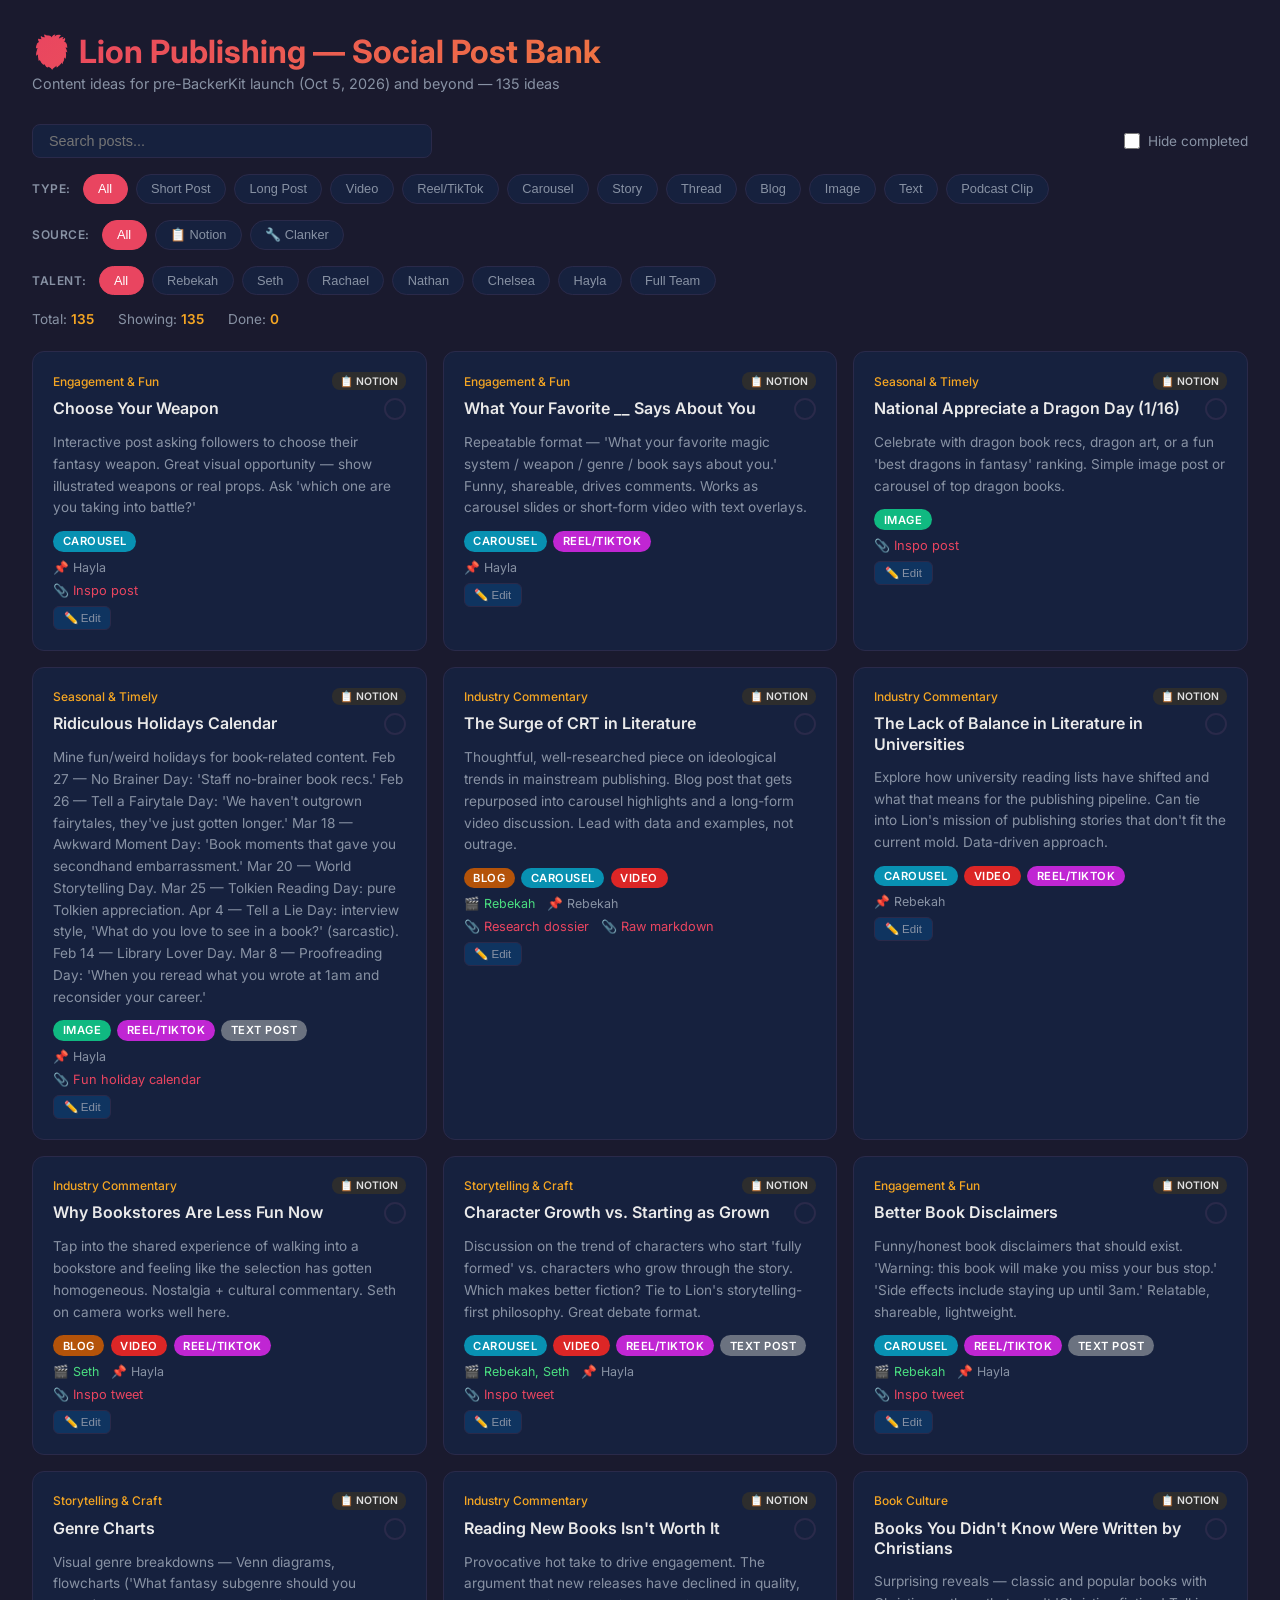
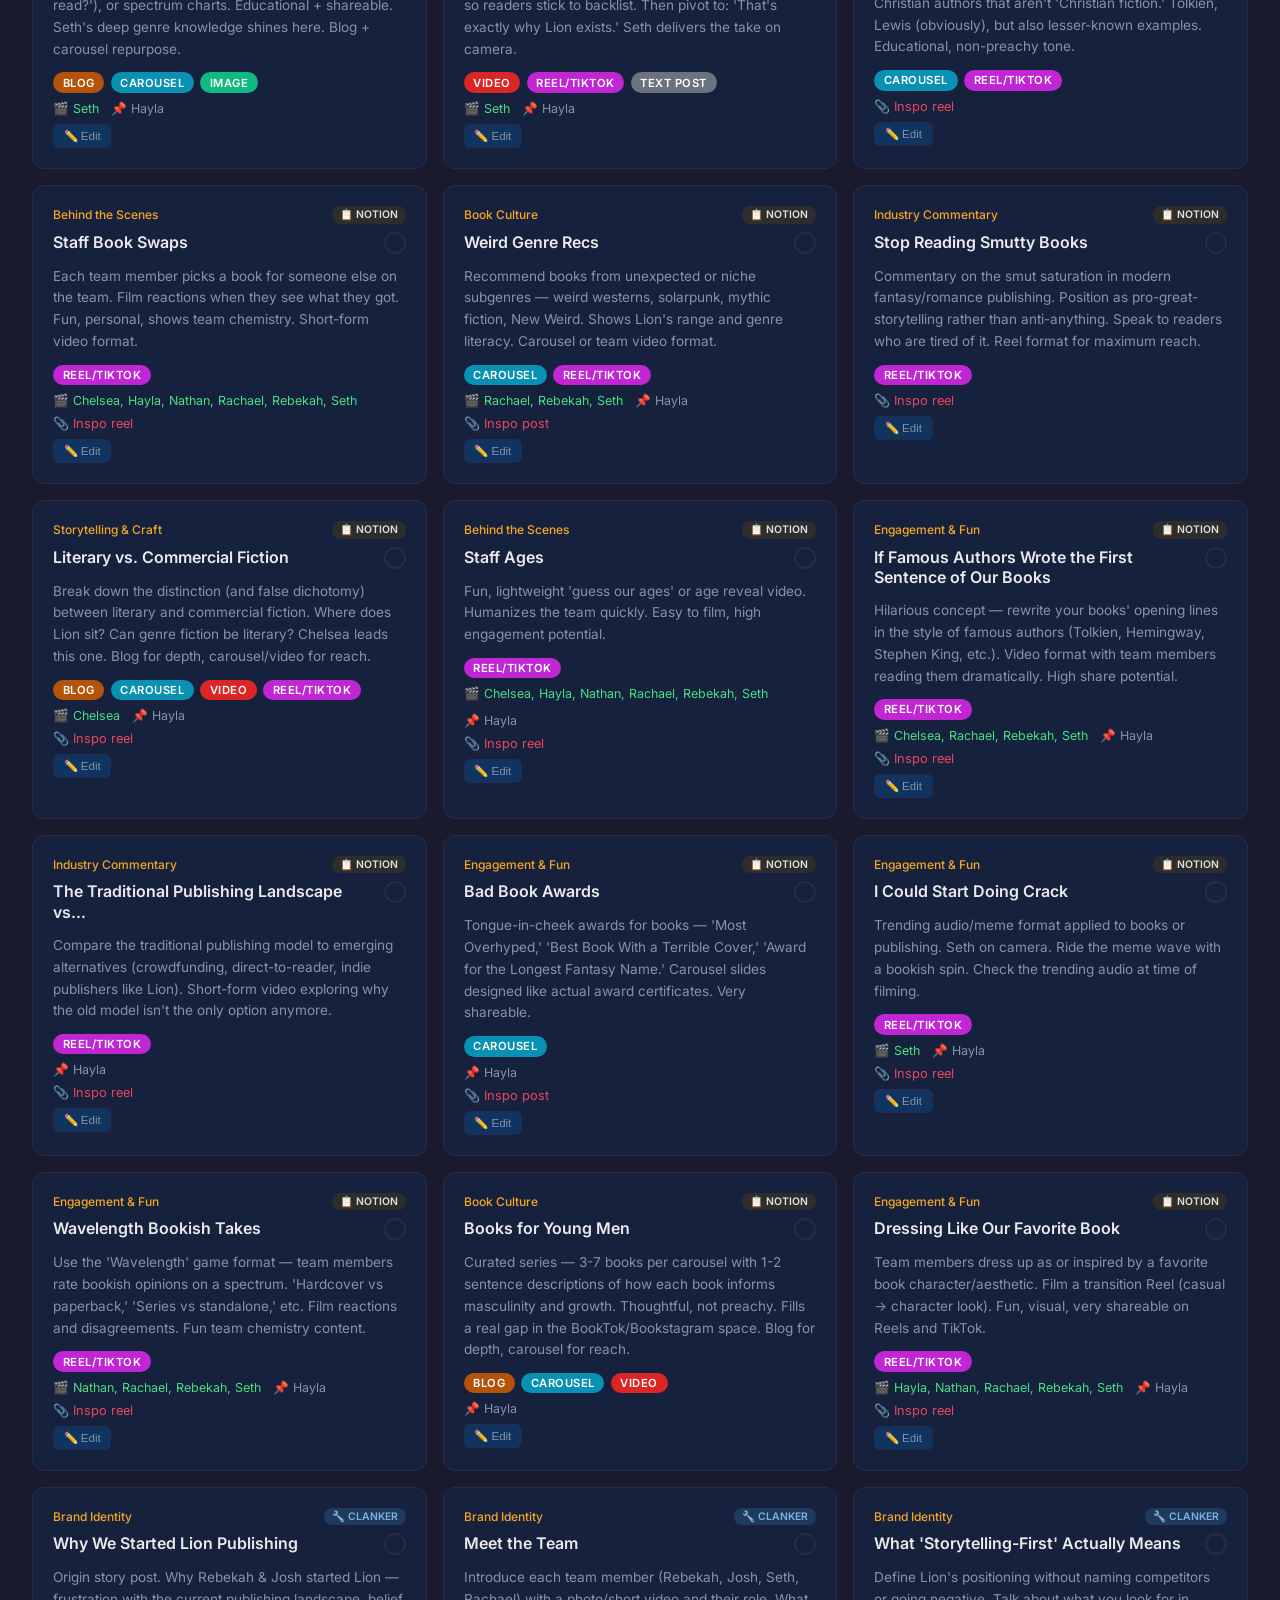
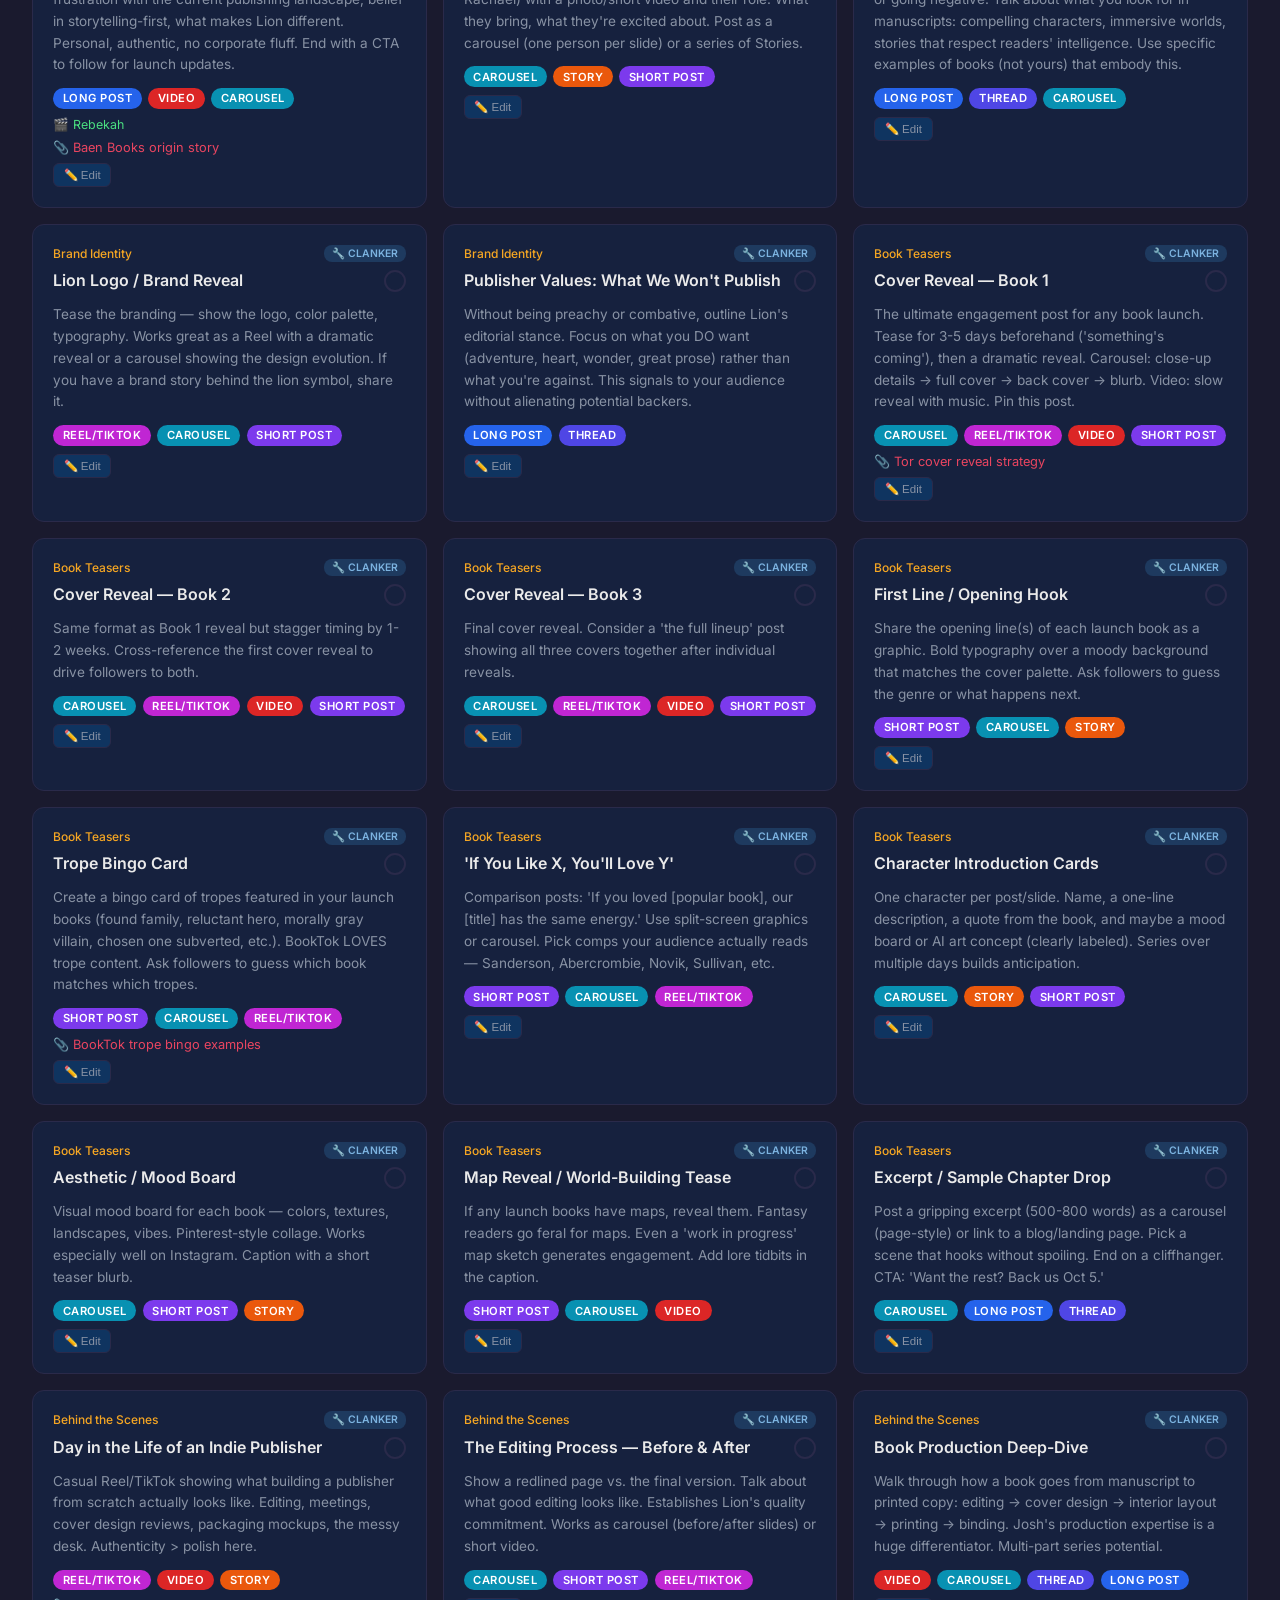
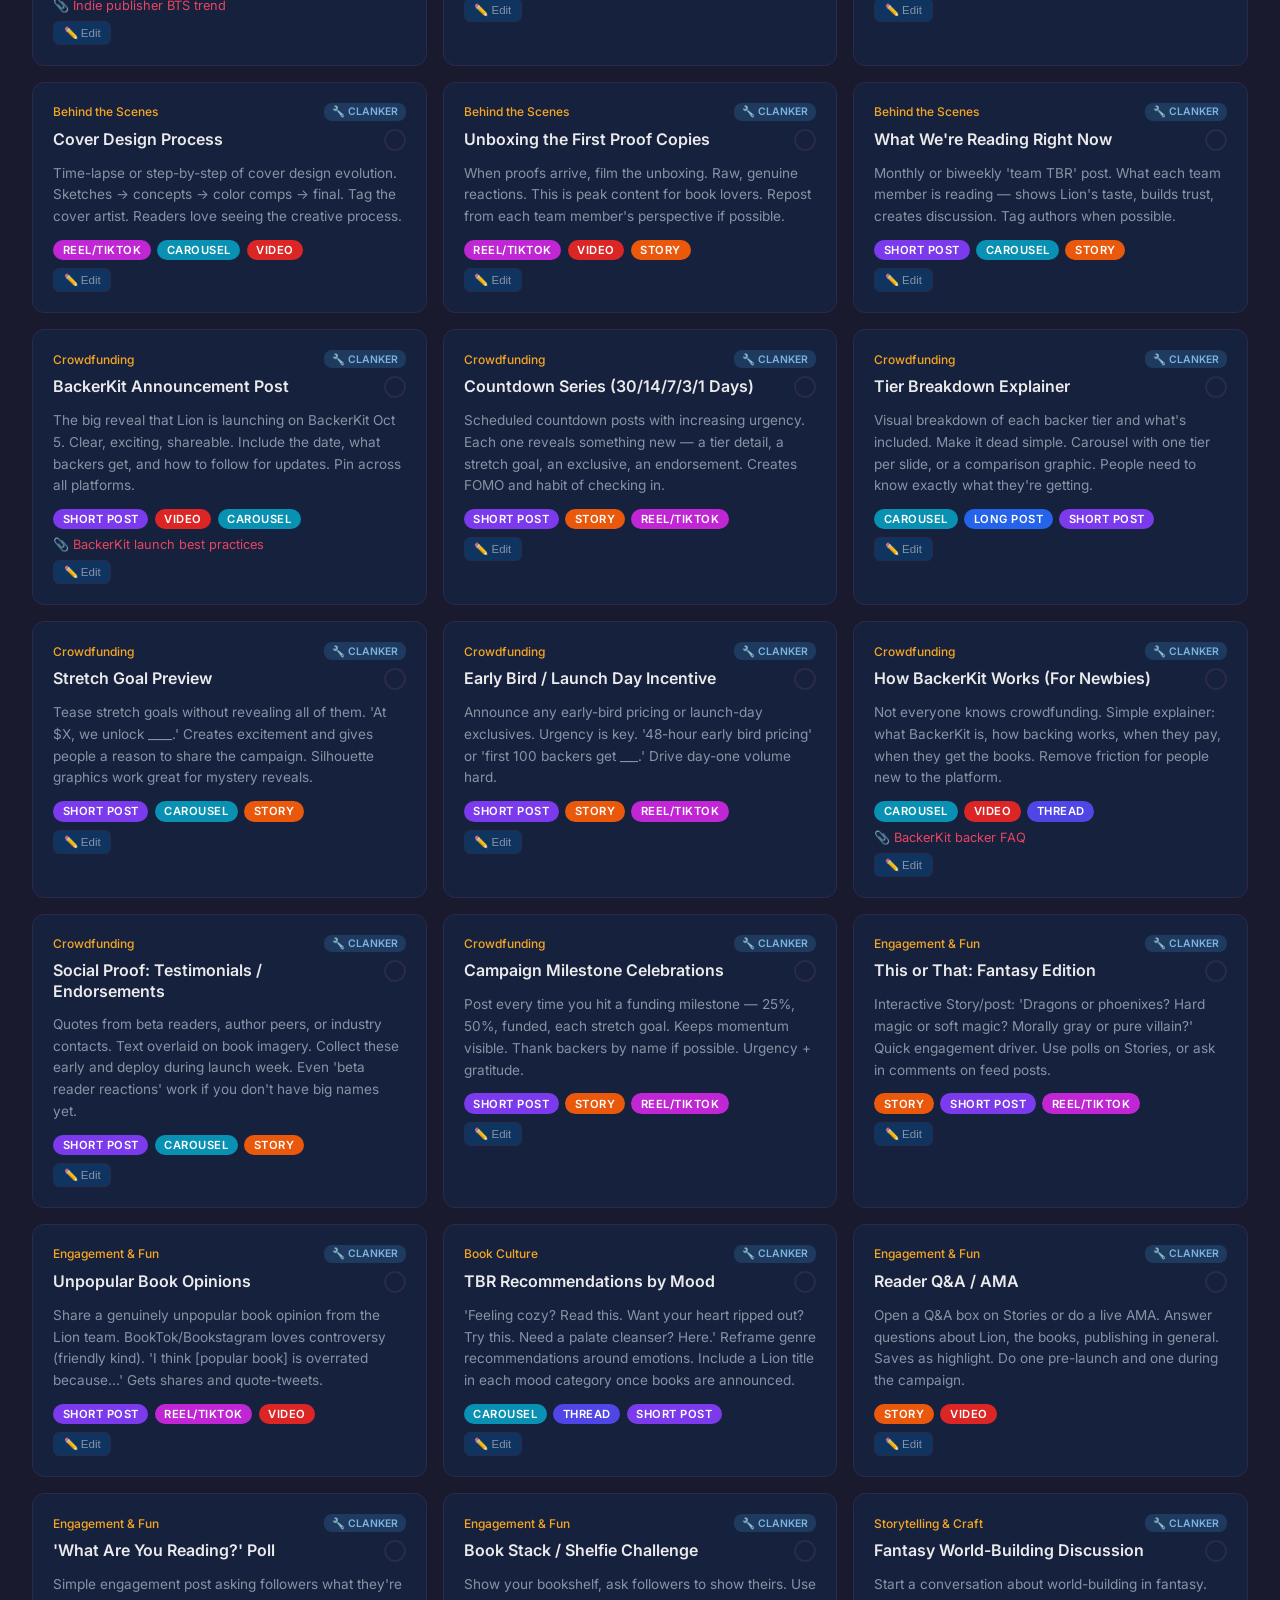
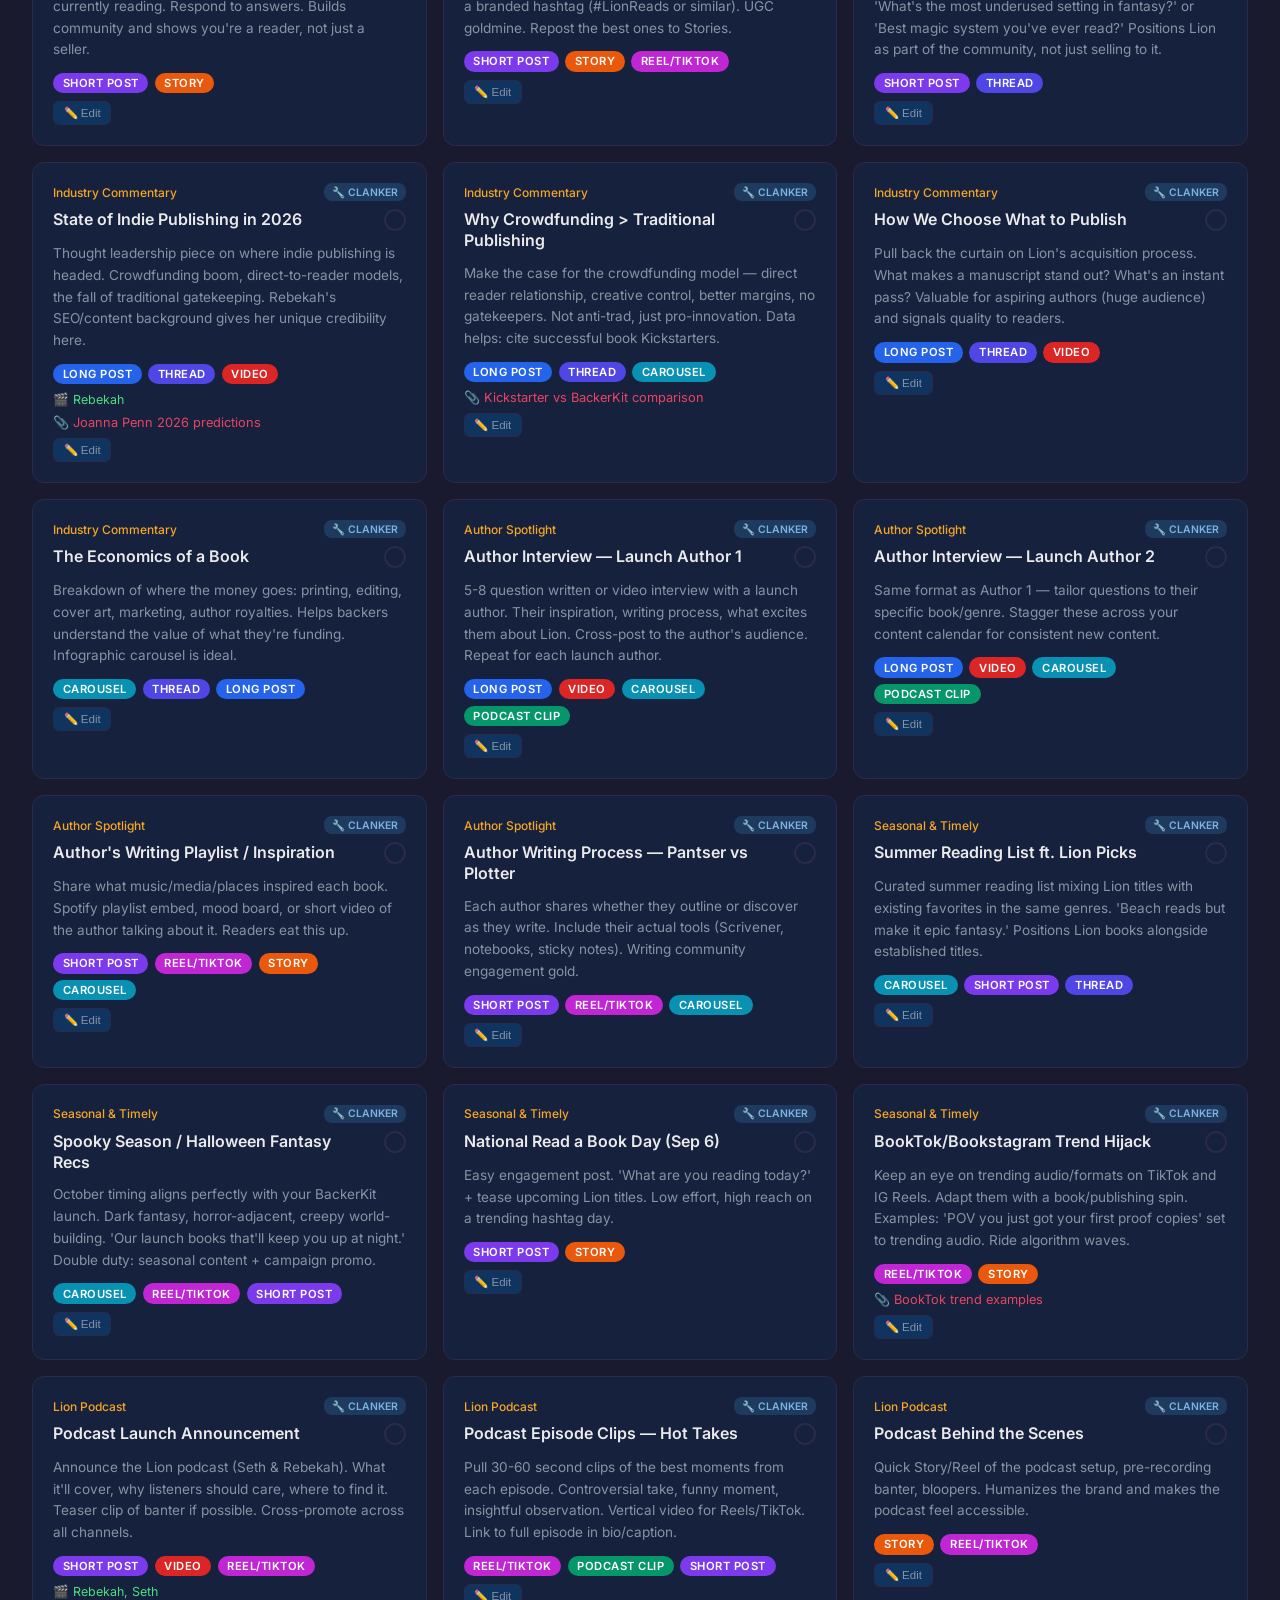
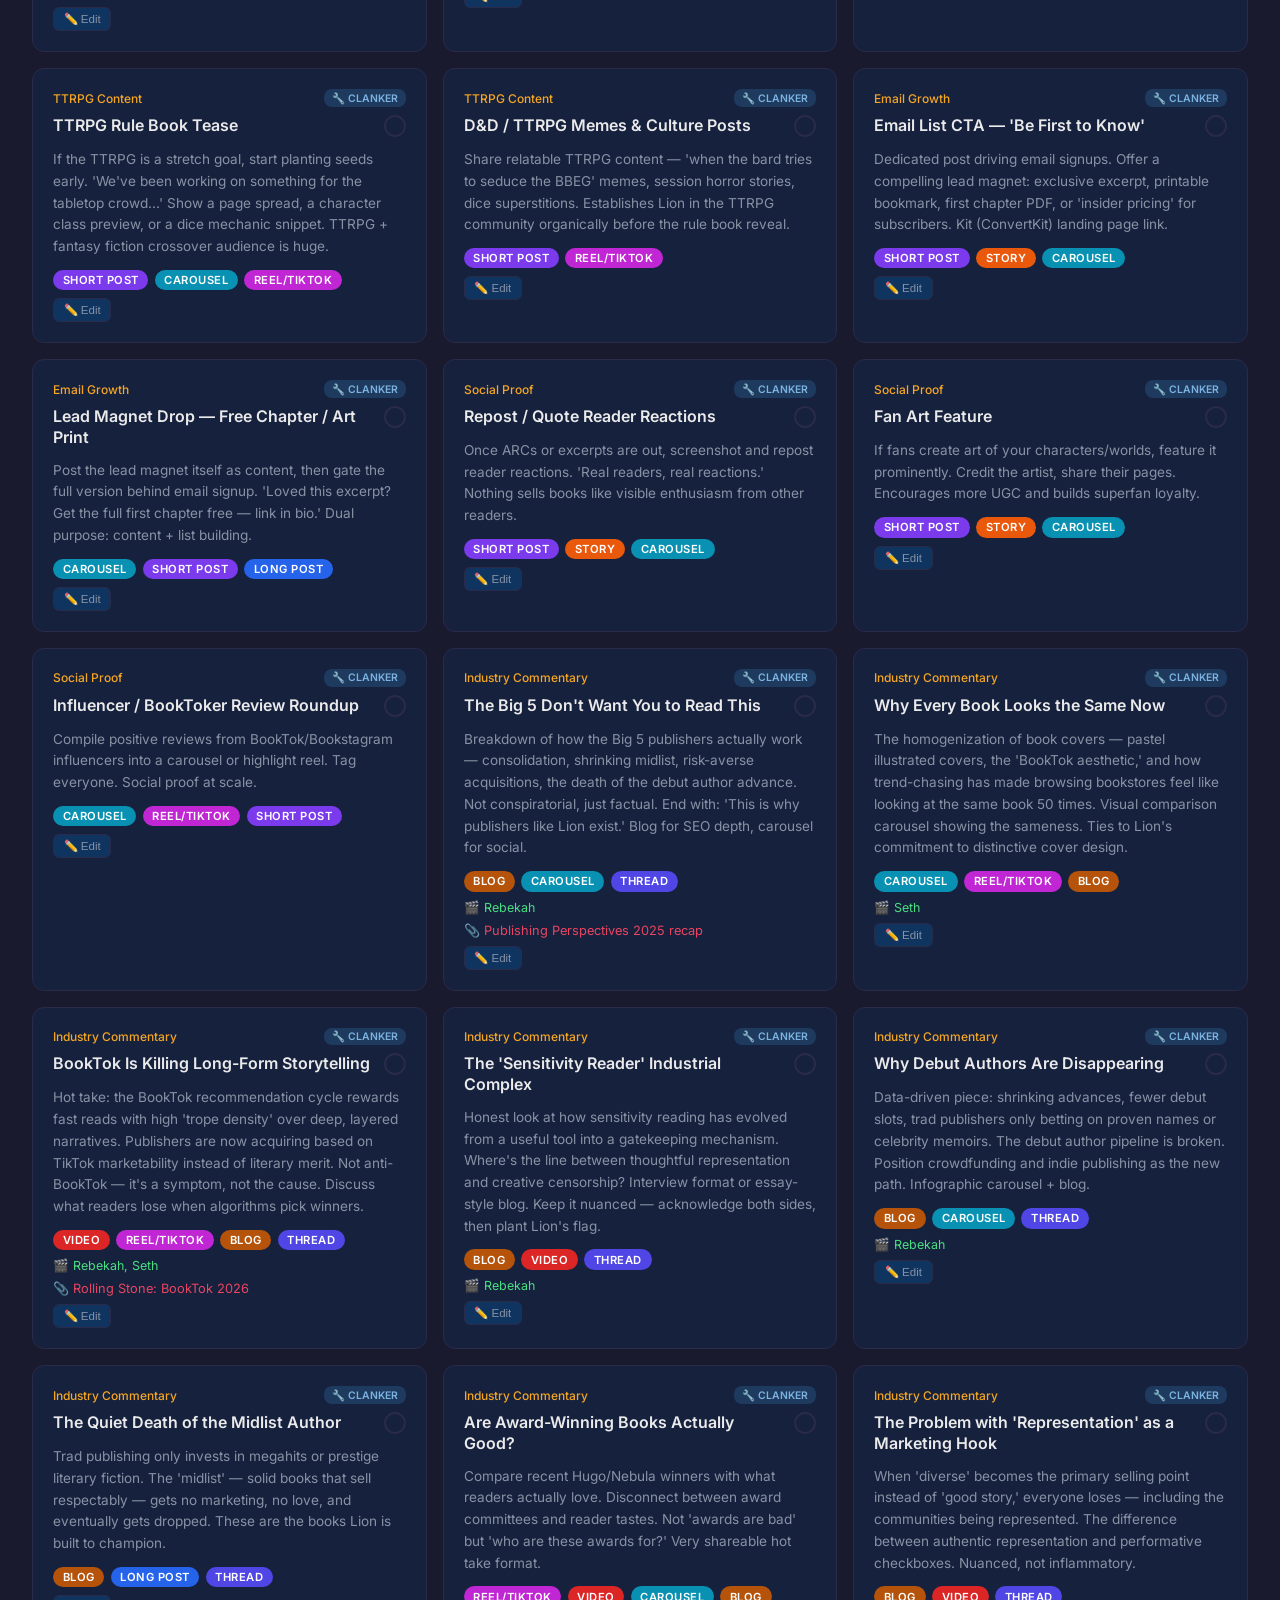
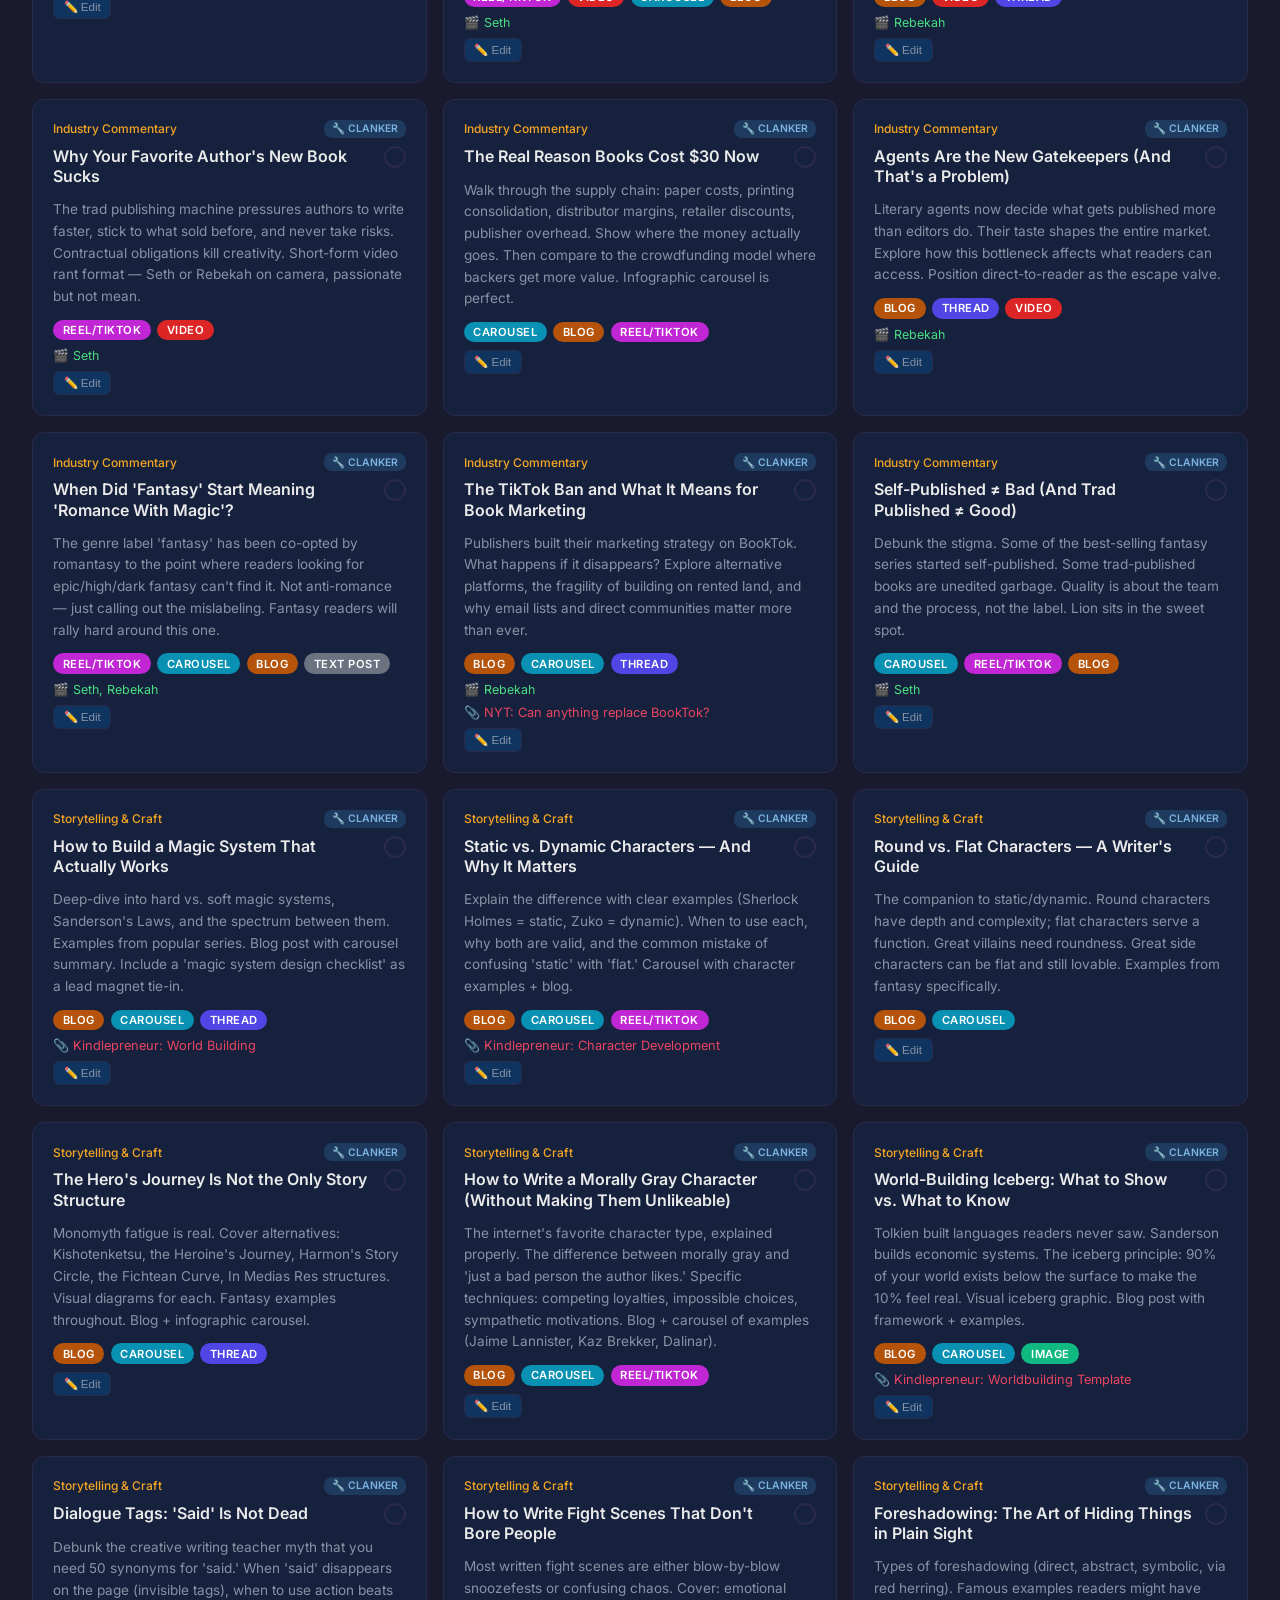
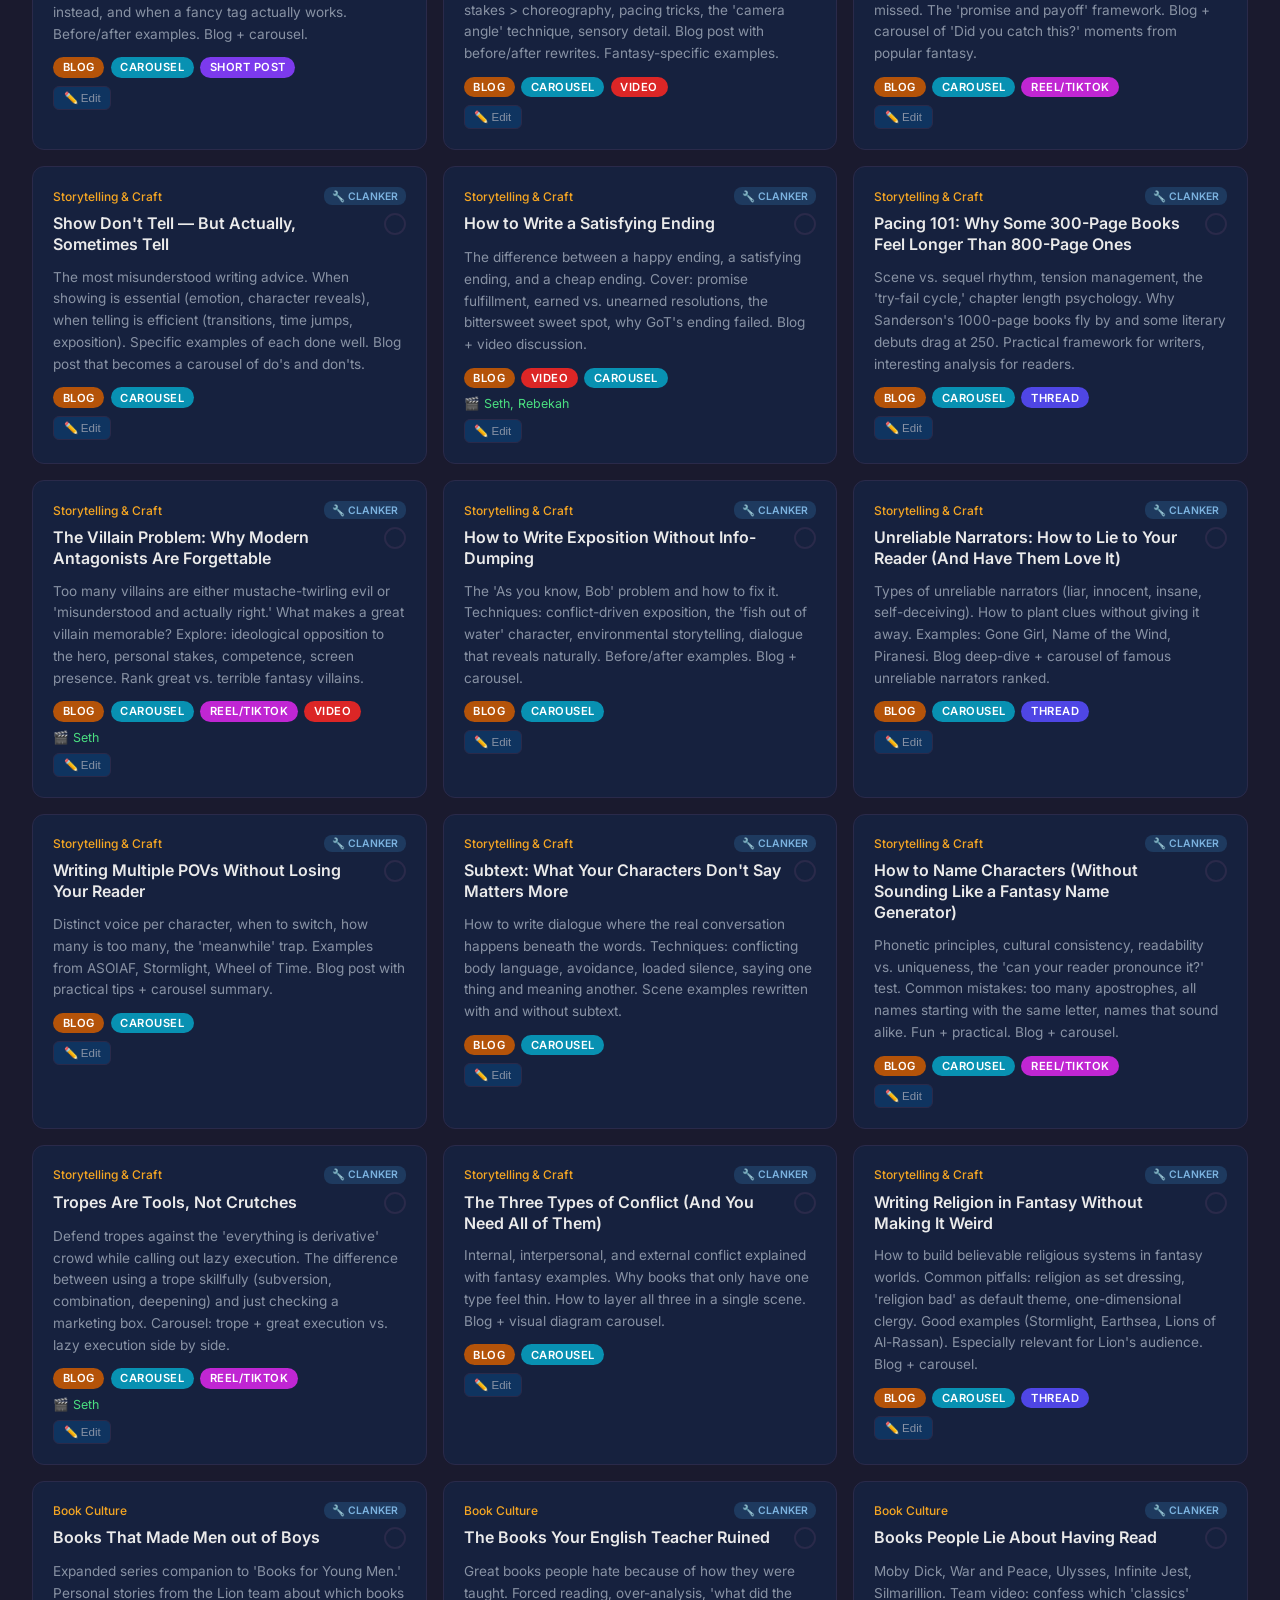
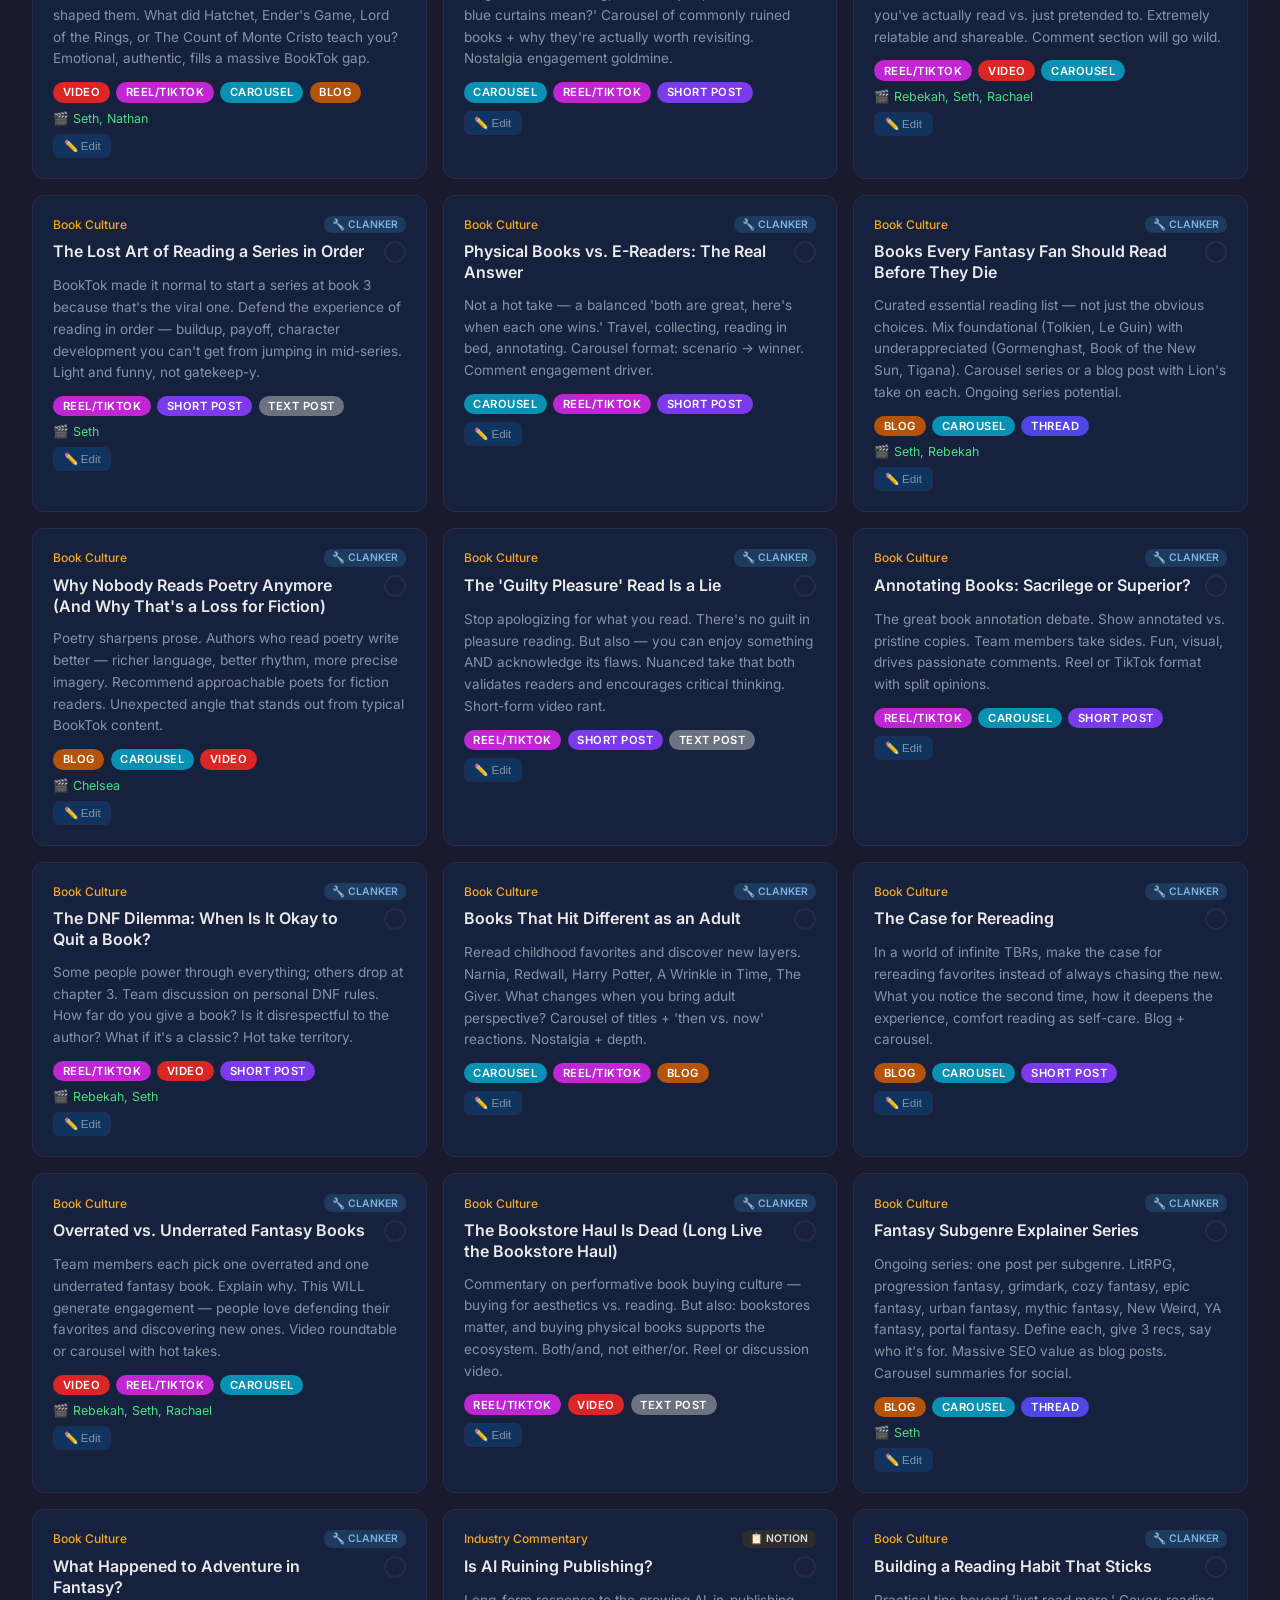
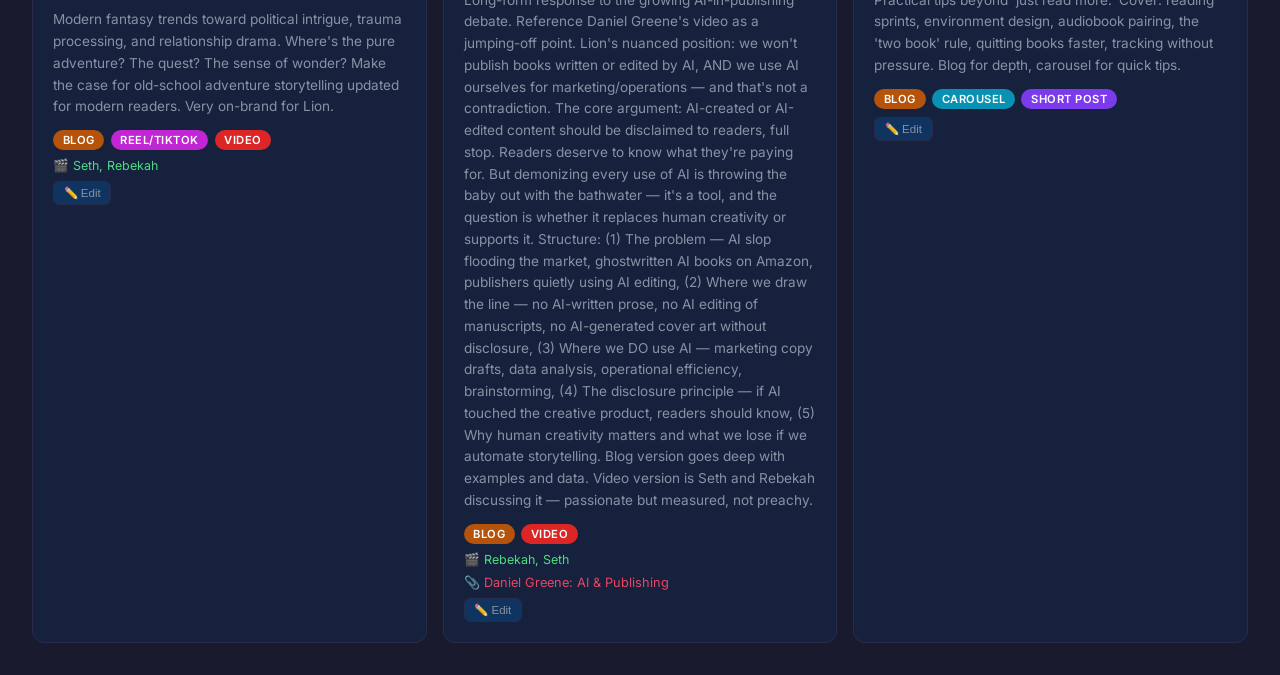
<file: lion/social-post-bank.html>
<!DOCTYPE html>
<html lang="en">
<head>
<meta charset="UTF-8">
<meta name="viewport" content="width=device-width, initial-scale=1.0">
<title>Lion Publishing — Social Post Bank</title>
<style>
  @import url('https://fonts.googleapis.com/css2?family=Inter:wght@400;500;600;700&display=swap');

  :root {
    --bg: #1a1a2e;
    --surface: #16213e;
    --surface2: #0f3460;
    --accent: #e94560;
    --accent2: #f5a623;
    --text: #eaeaea;
    --text-muted: #8892a4;
    --border: #2a2a4a;
    --green: #4ade80;
    --tag-short: #7c3aed;
    --tag-long: #2563eb;
    --tag-video: #dc2626;
    --tag-story: #ea580c;
    --tag-carousel: #0891b2;
    --tag-thread: #4f46e5;
    --tag-reel: #c026d3;
    --tag-podcast: #059669;
    --tag-blog: #b45309;
    --tag-text: #6b7280;
    --tag-image: #10b981;
  }

  * { margin: 0; padding: 0; box-sizing: border-box; }

  body {
    font-family: 'Inter', sans-serif;
    background: var(--bg);
    color: var(--text);
    min-height: 100vh;
    padding: 2rem;
  }

  h1 {
    font-size: 2rem;
    margin-bottom: 0.25rem;
    background: linear-gradient(135deg, var(--accent), var(--accent2));
    -webkit-background-clip: text;
    -webkit-text-fill-color: transparent;
  }

  .subtitle { color: var(--text-muted); margin-bottom: 2rem; font-size: 0.9rem; }

  .controls {
    display: flex;
    flex-wrap: wrap;
    gap: 0.75rem;
    margin-bottom: 1rem;
    align-items: center;
  }

  .controls input[type="text"] {
    background: var(--surface);
    border: 1px solid var(--border);
    color: var(--text);
    padding: 0.5rem 1rem;
    border-radius: 8px;
    font-size: 0.9rem;
    min-width: 220px;
    flex: 1;
    max-width: 400px;
  }

  .filter-btn {
    padding: 0.4rem 0.9rem;
    border-radius: 20px;
    border: 1px solid var(--border);
    background: var(--surface);
    color: var(--text-muted);
    cursor: pointer;
    font-size: 0.8rem;
    font-weight: 500;
    transition: all 0.2s;
  }

  .filter-btn.active, .filter-btn:hover {
    background: var(--accent);
    color: #fff;
    border-color: var(--accent);
  }

  .filter-row {
    display: flex;
    flex-wrap: wrap;
    gap: 0.5rem;
    margin-bottom: 1rem;
    align-items: center;
  }

  .filter-label {
    font-size: 0.75rem;
    color: var(--text-muted);
    text-transform: uppercase;
    letter-spacing: 0.5px;
    font-weight: 600;
    margin-right: 0.25rem;
  }

  .toggle-done {
    margin-left: auto;
    display: flex;
    align-items: center;
    gap: 0.5rem;
    color: var(--text-muted);
    font-size: 0.85rem;
    cursor: pointer;
    user-select: none;
  }

  .toggle-done input { accent-color: var(--accent); width: 16px; height: 16px; }

  .stats {
    display: flex;
    gap: 1.5rem;
    margin-bottom: 1.5rem;
    font-size: 0.85rem;
    color: var(--text-muted);
    flex-wrap: wrap;
  }

  .stats span { font-weight: 600; color: var(--accent2); }

  .grid {
    display: grid;
    grid-template-columns: repeat(auto-fill, minmax(380px, 1fr));
    gap: 1rem;
  }

  .card {
    background: var(--surface);
    border: 1px solid var(--border);
    border-radius: 12px;
    padding: 1.25rem;
    transition: all 0.2s;
    position: relative;
  }

  .card:hover { border-color: var(--accent); transform: translateY(-2px); }
  .card.done { opacity: 0.45; }
  .card.done .card-title { text-decoration: line-through; }

  .card-header {
    display: flex;
    justify-content: space-between;
    align-items: flex-start;
    gap: 0.75rem;
    margin-bottom: 0.75rem;
  }

  .card-title { font-size: 1rem; font-weight: 600; line-height: 1.3; }

  .card-check {
    flex-shrink: 0;
    width: 22px;
    height: 22px;
    border-radius: 50%;
    border: 2px solid var(--border);
    cursor: pointer;
    display: flex;
    align-items: center;
    justify-content: center;
    transition: all 0.2s;
    background: transparent;
    color: transparent;
    font-size: 12px;
  }

  .card-check:hover { border-color: var(--green); }
  .card-check.checked { border-color: var(--green); background: var(--green); color: #000; }

  .card-desc {
    font-size: 0.85rem;
    color: var(--text-muted);
    line-height: 1.6;
    margin-bottom: 0.75rem;
  }

  .card-tags { display: flex; flex-wrap: wrap; gap: 0.4rem; margin-bottom: 0.5rem; }

  .tag {
    font-size: 0.7rem;
    font-weight: 600;
    padding: 0.2rem 0.6rem;
    border-radius: 12px;
    text-transform: uppercase;
    letter-spacing: 0.5px;
  }

  .tag-short { background: var(--tag-short); color: #fff; }
  .tag-long { background: var(--tag-long); color: #fff; }
  .tag-video { background: var(--tag-video); color: #fff; }
  .tag-story { background: var(--tag-story); color: #fff; }
  .tag-carousel { background: var(--tag-carousel); color: #fff; }
  .tag-thread { background: var(--tag-thread); color: #fff; }
  .tag-reel { background: var(--tag-reel); color: #fff; }
  .tag-podcast { background: var(--tag-podcast); color: #fff; }
  .tag-blog { background: var(--tag-blog); color: #fff; }
  .tag-text { background: var(--tag-text); color: #fff; }
  .tag-image { background: var(--tag-image); color: #fff; }

  .card-category {
    font-size: 0.75rem;
    color: var(--accent2);
    font-weight: 500;
    margin-bottom: 0.5rem;
    display: flex;
    justify-content: space-between;
    align-items: center;
  }

  .source-badge {
    font-size: 0.65rem;
    padding: 0.15rem 0.5rem;
    border-radius: 8px;
    font-weight: 600;
    text-transform: uppercase;
  }

  .source-notion { background: #2d2d2d; color: #e0e0e0; }
  .source-clanker { background: #1e3a5f; color: #7cb3e0; }

  .card-meta {
    font-size: 0.78rem;
    color: var(--text-muted);
    margin-top: 0.5rem;
    display: flex;
    flex-wrap: wrap;
    gap: 0.75rem;
  }

  .card-meta .talent { color: var(--green); }

  .card-links {
    margin-top: 0.5rem;
    font-size: 0.8rem;
  }

  .card-links a {
    color: var(--accent);
    text-decoration: none;
    display: inline-block;
    margin-right: 0.75rem;
  }

  .card-links a:hover { text-decoration: underline; }

  .empty {
    grid-column: 1 / -1;
    text-align: center;
    padding: 3rem;
    color: var(--text-muted);
  }

  .card-actions {
    display: flex;
    gap: 0.4rem;
    margin-top: 0.5rem;
  }

  .push-btn {
    background: linear-gradient(135deg, var(--accent), var(--accent2));
    border: none;
    color: #fff;
    padding: 0.5rem 1.2rem;
    border-radius: 8px;
    cursor: pointer;
    font-size: 0.85rem;
    font-weight: 600;
    margin-left: auto;
    transition: all 0.2s;
    white-space: nowrap;
  }

  .push-btn:hover { opacity: 0.9; transform: scale(1.02); }
  .push-btn.sent { background: var(--green); pointer-events: none; }

  .edit-btn {
    background: var(--surface2);
    border: 1px solid var(--border);
    color: var(--text-muted);
    padding: 0.25rem 0.6rem;
    border-radius: 6px;
    cursor: pointer;
    font-size: 0.72rem;
    transition: all 0.2s;
  }

  .edit-btn:hover { border-color: var(--accent); color: var(--text); }

  .edit-indicator {
    font-size: 0.65rem;
    color: var(--accent2);
    margin-left: auto;
    padding: 0.25rem 0.5rem;
    opacity: 0.7;
  }

  /* Modal */
  .modal-overlay {
    display: none;
    position: fixed;
    top: 0; left: 0; right: 0; bottom: 0;
    background: rgba(0,0,0,0.7);
    z-index: 1000;
    justify-content: center;
    align-items: flex-start;
    padding: 2rem;
    overflow-y: auto;
  }

  .modal-overlay.open { display: flex; }

  .modal {
    background: var(--surface);
    border: 1px solid var(--border);
    border-radius: 12px;
    padding: 1.5rem;
    width: 100%;
    max-width: 640px;
    margin-top: 2rem;
  }

  .modal h3 {
    font-size: 1.1rem;
    margin-bottom: 1rem;
    color: var(--accent2);
  }

  .modal label {
    display: block;
    font-size: 0.8rem;
    font-weight: 600;
    color: var(--text-muted);
    margin-bottom: 0.3rem;
    margin-top: 0.8rem;
  }

  .modal textarea, .modal input[type="text"] {
    width: 100%;
    background: var(--bg);
    border: 1px solid var(--border);
    color: var(--text);
    padding: 0.5rem 0.75rem;
    border-radius: 8px;
    font-size: 0.85rem;
    font-family: inherit;
    resize: vertical;
  }

  .modal textarea { min-height: 100px; line-height: 1.5; }
  .modal textarea:focus, .modal input:focus { outline: none; border-color: var(--accent); }

  .modal-tags {
    display: flex;
    flex-wrap: wrap;
    gap: 0.4rem;
    margin-top: 0.4rem;
  }

  .modal-tag {
    padding: 0.3rem 0.7rem;
    border-radius: 16px;
    border: 1px solid var(--border);
    background: var(--bg);
    color: var(--text-muted);
    cursor: pointer;
    font-size: 0.75rem;
    transition: all 0.15s;
    user-select: none;
  }

  .modal-tag.selected { background: var(--accent); color: #fff; border-color: var(--accent); }
  .modal-tag:hover { border-color: var(--accent); }

  .ref-row {
    display: flex;
    gap: 0.5rem;
    margin-top: 0.4rem;
    align-items: center;
  }

  .ref-row input { flex: 1; }

  .ref-remove {
    background: none;
    border: none;
    color: var(--accent);
    cursor: pointer;
    font-size: 1rem;
    padding: 0.2rem;
  }

  .add-ref-btn {
    background: var(--surface2);
    border: 1px solid var(--border);
    color: var(--text-muted);
    padding: 0.3rem 0.8rem;
    border-radius: 6px;
    cursor: pointer;
    font-size: 0.78rem;
    margin-top: 0.5rem;
  }

  .add-ref-btn:hover { border-color: var(--accent); color: var(--text); }

  .modal-footer {
    display: flex;
    gap: 0.75rem;
    margin-top: 1.25rem;
    justify-content: flex-end;
  }

  .modal-btn {
    padding: 0.5rem 1.2rem;
    border-radius: 8px;
    border: 1px solid var(--border);
    cursor: pointer;
    font-size: 0.85rem;
    font-weight: 600;
    transition: all 0.2s;
  }

  .modal-btn-save { background: var(--accent); color: #fff; border-color: var(--accent); }
  .modal-btn-save:hover { opacity: 0.9; }
  .modal-btn-cancel { background: var(--surface2); color: var(--text-muted); }
  .modal-btn-cancel:hover { color: var(--text); }
  .modal-btn-reset { background: none; color: var(--text-muted); border: none; font-size: 0.75rem; margin-right: auto; }
  .modal-btn-reset:hover { color: var(--accent); }

  @media (max-width: 500px) {
    body { padding: 1rem; }
    .grid { grid-template-columns: 1fr; }
    .modal { margin-top: 1rem; }
  }
</style>
</head>
<body>

<h1>🦁 Lion Publishing — Social Post Bank</h1>
<p class="subtitle">Content ideas for pre-BackerKit launch (Oct 5, 2026) and beyond — <span id="totalIdeas">0</span> ideas</p>

<div class="controls">
  <input type="text" id="search" placeholder="Search posts..." oninput="render()">
  <label class="toggle-done"><input type="checkbox" id="hideDone" onchange="render()"> Hide completed</label>
  <button class="push-btn" id="pushBtn" onclick="pushChanges()" style="display:none;">📤 Push Changes to Clanker</button>
</div>

<div class="filter-row">
  <span class="filter-label">Type:</span>
  <button class="filter-btn active" data-filter="all" onclick="setFilter('type','all', this)">All</button>
  <button class="filter-btn" onclick="setFilter('type','short', this)">Short Post</button>
  <button class="filter-btn" onclick="setFilter('type','long', this)">Long Post</button>
  <button class="filter-btn" onclick="setFilter('type','video', this)">Video</button>
  <button class="filter-btn" onclick="setFilter('type','reel', this)">Reel/TikTok</button>
  <button class="filter-btn" onclick="setFilter('type','carousel', this)">Carousel</button>
  <button class="filter-btn" onclick="setFilter('type','story', this)">Story</button>
  <button class="filter-btn" onclick="setFilter('type','thread', this)">Thread</button>
  <button class="filter-btn" onclick="setFilter('type','blog', this)">Blog</button>
  <button class="filter-btn" onclick="setFilter('type','image', this)">Image</button>
  <button class="filter-btn" onclick="setFilter('type','text', this)">Text</button>
  <button class="filter-btn" onclick="setFilter('type','podcast', this)">Podcast Clip</button>
</div>

<div class="filter-row">
  <span class="filter-label">Source:</span>
  <button class="filter-btn active" onclick="setFilter('source','all', this)">All</button>
  <button class="filter-btn" onclick="setFilter('source','notion', this)">📋 Notion</button>
  <button class="filter-btn" onclick="setFilter('source','clanker', this)">🔧 Clanker</button>
</div>

<div class="filter-row">
  <span class="filter-label">Talent:</span>
  <button class="filter-btn active" onclick="setFilter('talent','all', this)">All</button>
  <button class="filter-btn" onclick="setFilter('talent','Rebekah', this)">Rebekah</button>
  <button class="filter-btn" onclick="setFilter('talent','Seth', this)">Seth</button>
  <button class="filter-btn" onclick="setFilter('talent','Rachael', this)">Rachael</button>
  <button class="filter-btn" onclick="setFilter('talent','Nathan', this)">Nathan</button>
  <button class="filter-btn" onclick="setFilter('talent','Chelsea', this)">Chelsea</button>
  <button class="filter-btn" onclick="setFilter('talent','Hayla', this)">Hayla</button>
  <button class="filter-btn" onclick="setFilter('talent','Team', this)">Full Team</button>
</div>

<div class="stats">
  <div>Total: <span id="totalCount">0</span></div>
  <div>Showing: <span id="showCount">0</span></div>
  <div>Done: <span id="doneCount">0</span></div>
</div>

<div class="grid" id="grid"></div>

<div class="modal-overlay" id="modalOverlay" onclick="if(event.target===this)closeModal()">
  <div class="modal">
    <h3 id="modalTitle">Edit Post</h3>

    <label>Title</label>
    <input type="text" id="editTitle">

    <label>Description</label>
    <textarea id="editDesc"></textarea>

    <label>Category</label>
    <input type="text" id="editCategory">

    <label>Post Types</label>
    <div class="modal-tags" id="editTypes"></div>

    <label>On-Camera Talent (comma-separated)</label>
    <input type="text" id="editTalent" placeholder="e.g. Rebekah, Seth">

    <label>Assigned To</label>
    <input type="text" id="editAssign" placeholder="e.g. Hayla">

    <label>Reference Links</label>
    <div id="editRefs"></div>
    <button class="add-ref-btn" onclick="addRefRow()">+ Add Reference</button>

    <div class="modal-footer">
      <button class="modal-btn modal-btn-reset" onclick="resetEdits()">Reset to Original</button>
      <button class="modal-btn modal-btn-cancel" onclick="closeModal()">Cancel</button>
      <button class="modal-btn modal-btn-save" onclick="saveEdits()">Save</button>
    </div>
  </div>
</div>

<script>
const POSTS = [
  // ============================================
  // NOTION IMPORTS (Rebekah's existing ideas)
  // ============================================
  {
    id: 101, title: "Choose Your Weapon",
    category: "Engagement & Fun",
    source: "notion",
    desc: "Interactive post asking followers to choose their fantasy weapon. Great visual opportunity — show illustrated weapons or real props. Ask 'which one are you taking into battle?'",
    types: ["carousel"],
    talent: [],
    assign: "Hayla",
    refs: [
      { label: "Inspo post", url: "https://www.instagram.com/p/DTDwiBoDb5b/" }
    ]
  },
  {
    id: 102, title: "What Your Favorite __ Says About You",
    category: "Engagement & Fun",
    source: "notion",
    desc: "Repeatable format — 'What your favorite magic system / weapon / genre / book says about you.' Funny, shareable, drives comments. Works as carousel slides or short-form video with text overlays.",
    types: ["carousel", "reel"],
    talent: [],
    assign: "Hayla",
    refs: []
  },
  {
    id: 103, title: "National Appreciate a Dragon Day (1/16)",
    category: "Seasonal & Timely",
    source: "notion",
    desc: "Celebrate with dragon book recs, dragon art, or a fun 'best dragons in fantasy' ranking. Simple image post or carousel of top dragon books.",
    types: ["image"],
    talent: [],
    assign: "",
    refs: [
      { label: "Inspo post", url: "https://www.instagram.com/p/DTku-Xbkjlx/" }
    ]
  },
  {
    id: 104, title: "Ridiculous Holidays Calendar",
    category: "Seasonal & Timely",
    source: "notion",
    desc: "Mine fun/weird holidays for book-related content. Feb 27 — No Brainer Day: 'Staff no-brainer book recs.' Feb 26 — Tell a Fairytale Day: 'We haven't outgrown fairytales, they've just gotten longer.' Mar 18 — Awkward Moment Day: 'Book moments that gave you secondhand embarrassment.' Mar 20 — World Storytelling Day. Mar 25 — Tolkien Reading Day: pure Tolkien appreciation. Apr 4 — Tell a Lie Day: interview style, 'What do you love to see in a book?' (sarcastic). Feb 14 — Library Lover Day. Mar 8 — Proofreading Day: 'When you reread what you wrote at 1am and reconsider your career.'",
    types: ["image", "reel", "text"],
    talent: [],
    assign: "Hayla",
    refs: [
      { label: "Fun holiday calendar", url: "https://www.timeanddate.com/holidays/fun/" }
    ]
  },
  {
    id: 105, title: "The Surge of CRT in Literature",
    category: "Industry Commentary",
    source: "notion",
    desc: "Thoughtful, well-researched piece on ideological trends in mainstream publishing. Blog post that gets repurposed into carousel highlights and a long-form video discussion. Lead with data and examples, not outrage.",
    types: ["blog", "carousel", "video"],
    talent: ["Rebekah"],
    assign: "Rebekah",
    refs: [
      { label: "Research dossier", url: "https://rebekah-edwards.github.io/rebekah-dashboard/lion/research/crt-in-literature-support-pack.html" },
      { label: "Raw markdown", url: "https://github.com/rebekah-edwards/rebekah-dashboard/blob/main/lion/research/crt-in-literature-support-pack.md" }
    ]
  },
  {
    id: 106, title: "The Lack of Balance in Literature in Universities",
    category: "Industry Commentary",
    source: "notion",
    desc: "Explore how university reading lists have shifted and what that means for the publishing pipeline. Can tie into Lion's mission of publishing stories that don't fit the current mold. Data-driven approach.",
    types: ["carousel", "video", "reel"],
    talent: [],
    assign: "Rebekah",
    refs: []
  },
  {
    id: 107, title: "Why Bookstores Are Less Fun Now",
    category: "Industry Commentary",
    source: "notion",
    desc: "Tap into the shared experience of walking into a bookstore and feeling like the selection has gotten homogeneous. Nostalgia + cultural commentary. Seth on camera works well here.",
    types: ["blog", "video", "reel"],
    talent: ["Seth"],
    assign: "Hayla",
    refs: [
      { label: "Inspo tweet", url: "https://x.com/christianheiens/status/2012275280451162145" }
    ]
  },
  {
    id: 108, title: "Character Growth vs. Starting as Grown",
    category: "Storytelling & Craft",
    source: "notion",
    desc: "Discussion on the trend of characters who start 'fully formed' vs. characters who grow through the story. Which makes better fiction? Tie to Lion's storytelling-first philosophy. Great debate format.",
    types: ["carousel", "video", "reel", "text"],
    talent: ["Rebekah", "Seth"],
    assign: "Hayla",
    refs: [
      { label: "Inspo tweet", url: "https://x.com/the_kyle_mann/status/2013666478118314118" }
    ]
  },
  {
    id: 109, title: "Better Book Disclaimers",
    category: "Engagement & Fun",
    source: "notion",
    desc: "Funny/honest book disclaimers that should exist. 'Warning: this book will make you miss your bus stop.' 'Side effects include staying up until 3am.' Relatable, shareable, lightweight.",
    types: ["carousel", "reel", "text"],
    talent: ["Rebekah"],
    assign: "Hayla",
    refs: [
      { label: "Inspo tweet", url: "https://x.com/oceanbreeze473/status/2013793111034503237" }
    ]
  },
  {
    id: 110, title: "Genre Charts",
    category: "Storytelling & Craft",
    source: "notion",
    desc: "Visual genre breakdowns — Venn diagrams, flowcharts ('What fantasy subgenre should you read?'), or spectrum charts. Educational + shareable. Seth's deep genre knowledge shines here. Blog + carousel repurpose.",
    types: ["blog", "carousel", "image"],
    talent: ["Seth"],
    assign: "Hayla",
    refs: []
  },
  {
    id: 111, title: "Reading New Books Isn't Worth It",
    category: "Industry Commentary",
    source: "notion",
    desc: "Provocative hot take to drive engagement. The argument that new releases have declined in quality, so readers stick to backlist. Then pivot to: 'That's exactly why Lion exists.' Seth delivers the take on camera.",
    types: ["video", "reel", "text"],
    talent: ["Seth"],
    assign: "Hayla",
    refs: []
  },
  {
    id: 112, title: "Books You Didn't Know Were Written by Christians",
    category: "Book Culture",
    source: "notion",
    desc: "Surprising reveals — classic and popular books with Christian authors that aren't 'Christian fiction.' Tolkien, Lewis (obviously), but also lesser-known examples. Educational, non-preachy tone.",
    types: ["carousel", "reel"],
    talent: [],
    assign: "",
    refs: [
      { label: "Inspo reel", url: "https://www.instagram.com/reel/DTYFc9ekmOt/" }
    ]
  },
  {
    id: 113, title: "Staff Book Swaps",
    category: "Behind the Scenes",
    source: "notion",
    desc: "Each team member picks a book for someone else on the team. Film reactions when they see what they got. Fun, personal, shows team chemistry. Short-form video format.",
    types: ["reel"],
    talent: ["Chelsea", "Hayla", "Nathan", "Rachael", "Rebekah", "Seth"],
    assign: "",
    refs: [
      { label: "Inspo reel", url: "https://www.instagram.com/reel/DTWykbDkZcc/" }
    ]
  },
  {
    id: 114, title: "Weird Genre Recs",
    category: "Book Culture",
    source: "notion",
    desc: "Recommend books from unexpected or niche subgenres — weird westerns, solarpunk, mythic fiction, New Weird. Shows Lion's range and genre literacy. Carousel or team video format.",
    types: ["carousel", "reel"],
    talent: ["Rachael", "Rebekah", "Seth"],
    assign: "Hayla",
    refs: [
      { label: "Inspo post", url: "https://www.instagram.com/p/DTY4Vi9jcOw/" }
    ]
  },
  {
    id: 115, title: "Stop Reading Smutty Books",
    category: "Industry Commentary",
    source: "notion",
    desc: "Commentary on the smut saturation in modern fantasy/romance publishing. Position as pro-great-storytelling rather than anti-anything. Speak to readers who are tired of it. Reel format for maximum reach.",
    types: ["reel"],
    talent: [],
    assign: "",
    refs: [
      { label: "Inspo reel", url: "https://www.instagram.com/reel/DTmfvv1jXSz/" }
    ]
  },
  {
    id: 116, title: "Literary vs. Commercial Fiction",
    category: "Storytelling & Craft",
    source: "notion",
    desc: "Break down the distinction (and false dichotomy) between literary and commercial fiction. Where does Lion sit? Can genre fiction be literary? Chelsea leads this one. Blog for depth, carousel/video for reach.",
    types: ["blog", "carousel", "video", "reel"],
    talent: ["Chelsea"],
    assign: "Hayla",
    refs: [
      { label: "Inspo reel", url: "https://www.instagram.com/reel/DTl_Y61lNfd/" }
    ]
  },
  {
    id: 117, title: "Staff Ages",
    category: "Behind the Scenes",
    source: "notion",
    desc: "Fun, lightweight 'guess our ages' or age reveal video. Humanizes the team quickly. Easy to film, high engagement potential.",
    types: ["reel"],
    talent: ["Chelsea", "Hayla", "Nathan", "Rachael", "Rebekah", "Seth"],
    assign: "Hayla",
    refs: [
      { label: "Inspo reel", url: "https://www.instagram.com/reel/DTgVn4fEpuH/" }
    ]
  },
  {
    id: 118, title: "If Famous Authors Wrote the First Sentence of Our Books",
    category: "Engagement & Fun",
    source: "notion",
    desc: "Hilarious concept — rewrite your books' opening lines in the style of famous authors (Tolkien, Hemingway, Stephen King, etc.). Video format with team members reading them dramatically. High share potential.",
    types: ["reel"],
    talent: ["Chelsea", "Rachael", "Rebekah", "Seth"],
    assign: "Hayla",
    refs: [
      { label: "Inspo reel", url: "https://www.instagram.com/reel/DTdPXjeE_81/" }
    ]
  },
  {
    id: 119, title: "The Traditional Publishing Landscape vs…",
    category: "Industry Commentary",
    source: "notion",
    desc: "Compare the traditional publishing model to emerging alternatives (crowdfunding, direct-to-reader, indie publishers like Lion). Short-form video exploring why the old model isn't the only option anymore.",
    types: ["reel"],
    talent: [],
    assign: "Hayla",
    refs: [
      { label: "Inspo reel", url: "https://www.instagram.com/reel/DTqHBUfEf_8/" }
    ]
  },
  {
    id: 120, title: "Bad Book Awards",
    category: "Engagement & Fun",
    source: "notion",
    desc: "Tongue-in-cheek awards for books — 'Most Overhyped,' 'Best Book With a Terrible Cover,' 'Award for the Longest Fantasy Name.' Carousel slides designed like actual award certificates. Very shareable.",
    types: ["carousel"],
    talent: [],
    assign: "Hayla",
    refs: [
      { label: "Inspo post", url: "https://www.instagram.com/p/DTypAKqknQU/" }
    ]
  },
  {
    id: 121, title: "I Could Start Doing Crack",
    category: "Engagement & Fun",
    source: "notion",
    desc: "Trending audio/meme format applied to books or publishing. Seth on camera. Ride the meme wave with a bookish spin. Check the trending audio at time of filming.",
    types: ["reel"],
    talent: ["Seth"],
    assign: "Hayla",
    refs: [
      { label: "Inspo reel", url: "https://www.instagram.com/reel/DPPXI09EopP/" }
    ]
  },
  {
    id: 122, title: "Wavelength Bookish Takes",
    category: "Engagement & Fun",
    source: "notion",
    desc: "Use the 'Wavelength' game format — team members rate bookish opinions on a spectrum. 'Hardcover vs paperback,' 'Series vs standalone,' etc. Film reactions and disagreements. Fun team chemistry content.",
    types: ["reel"],
    talent: ["Nathan", "Rachael", "Rebekah", "Seth"],
    assign: "Hayla",
    refs: [
      { label: "Inspo reel", url: "https://www.instagram.com/reel/DTPG-O-Dobs/" }
    ]
  },
  {
    id: 123, title: "Books for Young Men",
    category: "Book Culture",
    source: "notion",
    desc: "Curated series — 3-7 books per carousel with 1-2 sentence descriptions of how each book informs masculinity and growth. Thoughtful, not preachy. Fills a real gap in the BookTok/Bookstagram space. Blog for depth, carousel for reach.",
    types: ["blog", "carousel", "video"],
    talent: [],
    assign: "Hayla",
    refs: []
  },
  {
    id: 124, title: "Dressing Like Our Favorite Book",
    category: "Engagement & Fun",
    source: "notion",
    desc: "Team members dress up as or inspired by a favorite book character/aesthetic. Film a transition Reel (casual → character look). Fun, visual, very shareable on Reels and TikTok.",
    types: ["reel"],
    talent: ["Hayla", "Nathan", "Rachael", "Rebekah", "Seth"],
    assign: "Hayla",
    refs: [
      { label: "Inspo reel", url: "https://www.instagram.com/reel/DPcD1THjrw6/" }
    ]
  },

  // ============================================
  // CLANKER ORIGINALS
  // ============================================

  // --- Brand Identity ---
  {
    id: 1, title: "Why We Started Lion Publishing",
    category: "Brand Identity",
    source: "clanker",
    desc: "Origin story post. Why Rebekah & Josh started Lion — frustration with the current publishing landscape, belief in storytelling-first, what makes Lion different. Personal, authentic, no corporate fluff. End with a CTA to follow for launch updates.",
    types: ["long", "video", "carousel"],
    talent: ["Rebekah"],
    assign: "",
    refs: [{ label: "Baen Books origin story", url: "https://www.baen.com/about" }]
  },
  {
    id: 2, title: "Meet the Team",
    category: "Brand Identity",
    source: "clanker",
    desc: "Introduce each team member (Rebekah, Josh, Seth, Rachael) with a photo/short video and their role. What they bring, what they're excited about. Post as a carousel (one person per slide) or a series of Stories.",
    types: ["carousel", "story", "short"],
    talent: [],
    assign: "",
    refs: []
  },
  {
    id: 3, title: "What 'Storytelling-First' Actually Means",
    category: "Brand Identity",
    source: "clanker",
    desc: "Define Lion's positioning without naming competitors or going negative. Talk about what you look for in manuscripts: compelling characters, immersive worlds, stories that respect readers' intelligence. Use specific examples of books (not yours) that embody this.",
    types: ["long", "thread", "carousel"],
    talent: [],
    assign: "",
    refs: []
  },
  {
    id: 4, title: "Lion Logo / Brand Reveal",
    category: "Brand Identity",
    source: "clanker",
    desc: "Tease the branding — show the logo, color palette, typography. Works great as a Reel with a dramatic reveal or a carousel showing the design evolution. If you have a brand story behind the lion symbol, share it.",
    types: ["reel", "carousel", "short"],
    talent: [],
    assign: "",
    refs: []
  },
  {
    id: 5, title: "Publisher Values: What We Won't Publish",
    category: "Brand Identity",
    source: "clanker",
    desc: "Without being preachy or combative, outline Lion's editorial stance. Focus on what you DO want (adventure, heart, wonder, great prose) rather than what you're against. This signals to your audience without alienating potential backers.",
    types: ["long", "thread"],
    talent: [],
    assign: "",
    refs: []
  },

  // --- Book Teasers ---
  {
    id: 6, title: "Cover Reveal — Book 1",
    category: "Book Teasers",
    source: "clanker",
    desc: "The ultimate engagement post for any book launch. Tease for 3-5 days beforehand ('something's coming'), then a dramatic reveal. Carousel: close-up details → full cover → back cover → blurb. Video: slow reveal with music. Pin this post.",
    types: ["carousel", "reel", "video", "short"],
    talent: [],
    assign: "",
    refs: [{ label: "Tor cover reveal strategy", url: "https://www.tor.com/tag/cover-reveal/" }]
  },
  {
    id: 7, title: "Cover Reveal — Book 2",
    category: "Book Teasers",
    source: "clanker",
    desc: "Same format as Book 1 reveal but stagger timing by 1-2 weeks. Cross-reference the first cover reveal to drive followers to both.",
    types: ["carousel", "reel", "video", "short"],
    talent: [],
    assign: "",
    refs: []
  },
  {
    id: 8, title: "Cover Reveal — Book 3",
    category: "Book Teasers",
    source: "clanker",
    desc: "Final cover reveal. Consider a 'the full lineup' post showing all three covers together after individual reveals.",
    types: ["carousel", "reel", "video", "short"],
    talent: [],
    assign: "",
    refs: []
  },
  {
    id: 9, title: "First Line / Opening Hook",
    category: "Book Teasers",
    source: "clanker",
    desc: "Share the opening line(s) of each launch book as a graphic. Bold typography over a moody background that matches the cover palette. Ask followers to guess the genre or what happens next.",
    types: ["short", "carousel", "story"],
    talent: [],
    assign: "",
    refs: []
  },
  {
    id: 10, title: "Trope Bingo Card",
    category: "Book Teasers",
    source: "clanker",
    desc: "Create a bingo card of tropes featured in your launch books (found family, reluctant hero, morally gray villain, chosen one subverted, etc.). BookTok LOVES trope content. Ask followers to guess which book matches which tropes.",
    types: ["short", "carousel", "reel"],
    talent: [],
    assign: "",
    refs: [{ label: "BookTok trope bingo examples", url: "https://www.tiktok.com/tag/tropebingo" }]
  },
  {
    id: 11, title: "'If You Like X, You'll Love Y'",
    category: "Book Teasers",
    source: "clanker",
    desc: "Comparison posts: 'If you loved [popular book], our [title] has the same energy.' Use split-screen graphics or carousel. Pick comps your audience actually reads — Sanderson, Abercrombie, Novik, Sullivan, etc.",
    types: ["short", "carousel", "reel"],
    talent: [],
    assign: "",
    refs: []
  },
  {
    id: 12, title: "Character Introduction Cards",
    category: "Book Teasers",
    source: "clanker",
    desc: "One character per post/slide. Name, a one-line description, a quote from the book, and maybe a mood board or AI art concept (clearly labeled). Series over multiple days builds anticipation.",
    types: ["carousel", "story", "short"],
    talent: [],
    assign: "",
    refs: []
  },
  {
    id: 13, title: "Aesthetic / Mood Board",
    category: "Book Teasers",
    source: "clanker",
    desc: "Visual mood board for each book — colors, textures, landscapes, vibes. Pinterest-style collage. Works especially well on Instagram. Caption with a short teaser blurb.",
    types: ["carousel", "short", "story"],
    talent: [],
    assign: "",
    refs: []
  },
  {
    id: 14, title: "Map Reveal / World-Building Tease",
    category: "Book Teasers",
    source: "clanker",
    desc: "If any launch books have maps, reveal them. Fantasy readers go feral for maps. Even a 'work in progress' map sketch generates engagement. Add lore tidbits in the caption.",
    types: ["short", "carousel", "video"],
    talent: [],
    assign: "",
    refs: []
  },
  {
    id: 15, title: "Excerpt / Sample Chapter Drop",
    category: "Book Teasers",
    source: "clanker",
    desc: "Post a gripping excerpt (500-800 words) as a carousel (page-style) or link to a blog/landing page. Pick a scene that hooks without spoiling. End on a cliffhanger. CTA: 'Want the rest? Back us Oct 5.'",
    types: ["carousel", "long", "thread"],
    talent: [],
    assign: "",
    refs: []
  },

  // --- Behind the Scenes ---
  {
    id: 16, title: "Day in the Life of an Indie Publisher",
    category: "Behind the Scenes",
    source: "clanker",
    desc: "Casual Reel/TikTok showing what building a publisher from scratch actually looks like. Editing, meetings, cover design reviews, packaging mockups, the messy desk. Authenticity > polish here.",
    types: ["reel", "video", "story"],
    talent: [],
    assign: "",
    refs: [{ label: "Indie publisher BTS trend", url: "https://www.tiktok.com/tag/indiepublisher" }]
  },
  {
    id: 17, title: "The Editing Process — Before & After",
    category: "Behind the Scenes",
    source: "clanker",
    desc: "Show a redlined page vs. the final version. Talk about what good editing looks like. Establishes Lion's quality commitment. Works as carousel (before/after slides) or short video.",
    types: ["carousel", "short", "reel"],
    talent: [],
    assign: "",
    refs: []
  },
  {
    id: 18, title: "Book Production Deep-Dive",
    category: "Behind the Scenes",
    source: "clanker",
    desc: "Walk through how a book goes from manuscript to printed copy: editing → cover design → interior layout → printing → binding. Josh's production expertise is a huge differentiator. Multi-part series potential.",
    types: ["video", "carousel", "thread", "long"],
    talent: [],
    assign: "",
    refs: []
  },
  {
    id: 19, title: "Cover Design Process",
    category: "Behind the Scenes",
    source: "clanker",
    desc: "Time-lapse or step-by-step of cover design evolution. Sketches → concepts → color comps → final. Tag the cover artist. Readers love seeing the creative process.",
    types: ["reel", "carousel", "video"],
    talent: [],
    assign: "",
    refs: []
  },
  {
    id: 20, title: "Unboxing the First Proof Copies",
    category: "Behind the Scenes",
    source: "clanker",
    desc: "When proofs arrive, film the unboxing. Raw, genuine reactions. This is peak content for book lovers. Repost from each team member's perspective if possible.",
    types: ["reel", "video", "story"],
    talent: [],
    assign: "",
    refs: []
  },
  {
    id: 21, title: "What We're Reading Right Now",
    category: "Behind the Scenes",
    source: "clanker",
    desc: "Monthly or biweekly 'team TBR' post. What each team member is reading — shows Lion's taste, builds trust, creates discussion. Tag authors when possible.",
    types: ["short", "carousel", "story"],
    talent: [],
    assign: "",
    refs: []
  },

  // --- Crowdfunding ---
  {
    id: 22, title: "BackerKit Announcement Post",
    category: "Crowdfunding",
    source: "clanker",
    desc: "The big reveal that Lion is launching on BackerKit Oct 5. Clear, exciting, shareable. Include the date, what backers get, and how to follow for updates. Pin across all platforms.",
    types: ["short", "video", "carousel"],
    talent: [],
    assign: "",
    refs: [{ label: "BackerKit launch best practices", url: "https://www.backerkit.com/blog/how-to-launch-a-successful-crowdfunding-campaign" }]
  },
  {
    id: 23, title: "Countdown Series (30/14/7/3/1 Days)",
    category: "Crowdfunding",
    source: "clanker",
    desc: "Scheduled countdown posts with increasing urgency. Each one reveals something new — a tier detail, a stretch goal, an exclusive, an endorsement. Creates FOMO and habit of checking in.",
    types: ["short", "story", "reel"],
    talent: [],
    assign: "",
    refs: []
  },
  {
    id: 24, title: "Tier Breakdown Explainer",
    category: "Crowdfunding",
    source: "clanker",
    desc: "Visual breakdown of each backer tier and what's included. Make it dead simple. Carousel with one tier per slide, or a comparison graphic. People need to know exactly what they're getting.",
    types: ["carousel", "long", "short"],
    talent: [],
    assign: "",
    refs: []
  },
  {
    id: 25, title: "Stretch Goal Preview",
    category: "Crowdfunding",
    source: "clanker",
    desc: "Tease stretch goals without revealing all of them. 'At $X, we unlock ____.' Creates excitement and gives people a reason to share the campaign. Silhouette graphics work great for mystery reveals.",
    types: ["short", "carousel", "story"],
    talent: [],
    assign: "",
    refs: []
  },
  {
    id: 26, title: "Early Bird / Launch Day Incentive",
    category: "Crowdfunding",
    source: "clanker",
    desc: "Announce any early-bird pricing or launch-day exclusives. Urgency is key. '48-hour early bird pricing' or 'first 100 backers get ___.' Drive day-one volume hard.",
    types: ["short", "story", "reel"],
    talent: [],
    assign: "",
    refs: []
  },
  {
    id: 27, title: "How BackerKit Works (For Newbies)",
    category: "Crowdfunding",
    source: "clanker",
    desc: "Not everyone knows crowdfunding. Simple explainer: what BackerKit is, how backing works, when they pay, when they get the books. Remove friction for people new to the platform.",
    types: ["carousel", "video", "thread"],
    talent: [],
    assign: "",
    refs: [{ label: "BackerKit backer FAQ", url: "https://www.backerkit.com/faq" }]
  },
  {
    id: 28, title: "Social Proof: Testimonials / Endorsements",
    category: "Crowdfunding",
    source: "clanker",
    desc: "Quotes from beta readers, author peers, or industry contacts. Text overlaid on book imagery. Collect these early and deploy during launch week. Even 'beta reader reactions' work if you don't have big names yet.",
    types: ["short", "carousel", "story"],
    talent: [],
    assign: "",
    refs: []
  },
  {
    id: 29, title: "Campaign Milestone Celebrations",
    category: "Crowdfunding",
    source: "clanker",
    desc: "Post every time you hit a funding milestone — 25%, 50%, funded, each stretch goal. Keeps momentum visible. Thank backers by name if possible. Urgency + gratitude.",
    types: ["short", "story", "reel"],
    talent: [],
    assign: "",
    refs: []
  },

  // --- Community & Engagement ---
  {
    id: 30, title: "This or That: Fantasy Edition",
    category: "Engagement & Fun",
    source: "clanker",
    desc: "Interactive Story/post: 'Dragons or phoenixes? Hard magic or soft magic? Morally gray or pure villain?' Quick engagement driver. Use polls on Stories, or ask in comments on feed posts.",
    types: ["story", "short", "reel"],
    talent: [],
    assign: "",
    refs: []
  },
  {
    id: 31, title: "Unpopular Book Opinions",
    category: "Engagement & Fun",
    source: "clanker",
    desc: "Share a genuinely unpopular book opinion from the Lion team. BookTok/Bookstagram loves controversy (friendly kind). 'I think [popular book] is overrated because...' Gets shares and quote-tweets.",
    types: ["short", "reel", "video"],
    talent: [],
    assign: "",
    refs: []
  },
  {
    id: 32, title: "TBR Recommendations by Mood",
    category: "Book Culture",
    source: "clanker",
    desc: "'Feeling cozy? Read this. Want your heart ripped out? Try this. Need a palate cleanser? Here.' Reframe genre recommendations around emotions. Include a Lion title in each mood category once books are announced.",
    types: ["carousel", "thread", "short"],
    talent: [],
    assign: "",
    refs: []
  },
  {
    id: 33, title: "Reader Q&A / AMA",
    category: "Engagement & Fun",
    source: "clanker",
    desc: "Open a Q&A box on Stories or do a live AMA. Answer questions about Lion, the books, publishing in general. Saves as highlight. Do one pre-launch and one during the campaign.",
    types: ["story", "video"],
    talent: [],
    assign: "",
    refs: []
  },
  {
    id: 34, title: "'What Are You Reading?' Poll",
    category: "Engagement & Fun",
    source: "clanker",
    desc: "Simple engagement post asking followers what they're currently reading. Respond to answers. Builds community and shows you're a reader, not just a seller.",
    types: ["short", "story"],
    talent: [],
    assign: "",
    refs: []
  },
  {
    id: 35, title: "Book Stack / Shelfie Challenge",
    category: "Engagement & Fun",
    source: "clanker",
    desc: "Show your bookshelf, ask followers to show theirs. Use a branded hashtag (#LionReads or similar). UGC goldmine. Repost the best ones to Stories.",
    types: ["short", "story", "reel"],
    talent: [],
    assign: "",
    refs: []
  },
  {
    id: 36, title: "Fantasy World-Building Discussion",
    category: "Storytelling & Craft",
    source: "clanker",
    desc: "Start a conversation about world-building in fantasy. 'What's the most underused setting in fantasy?' or 'Best magic system you've ever read?' Positions Lion as part of the community, not just selling to it.",
    types: ["short", "thread"],
    talent: [],
    assign: "",
    refs: []
  },

  // --- Industry & Authority ---
  {
    id: 37, title: "State of Indie Publishing in 2026",
    category: "Industry Commentary",
    source: "clanker",
    desc: "Thought leadership piece on where indie publishing is headed. Crowdfunding boom, direct-to-reader models, the fall of traditional gatekeeping. Rebekah's SEO/content background gives her unique credibility here.",
    types: ["long", "thread", "video"],
    talent: ["Rebekah"],
    assign: "",
    refs: [{ label: "Joanna Penn 2026 predictions", url: "https://www.thecreativepenn.com/2026/01/05/2026-trends-and-predictions-for-indie-authors-and-the-book-publishing-industry-with-joanna-penn/" }]
  },
  {
    id: 38, title: "Why Crowdfunding > Traditional Publishing",
    category: "Industry Commentary",
    source: "clanker",
    desc: "Make the case for the crowdfunding model — direct reader relationship, creative control, better margins, no gatekeepers. Not anti-trad, just pro-innovation. Data helps: cite successful book Kickstarters.",
    types: ["long", "thread", "carousel"],
    talent: [],
    assign: "",
    refs: [{ label: "Kickstarter vs BackerKit comparison", url: "https://www.launchboom.com/crowdfunding-guides/kickstarter-vs-gamefound-vs-backerkit" }]
  },
  {
    id: 39, title: "How We Choose What to Publish",
    category: "Industry Commentary",
    source: "clanker",
    desc: "Pull back the curtain on Lion's acquisition process. What makes a manuscript stand out? What's an instant pass? Valuable for aspiring authors (huge audience) and signals quality to readers.",
    types: ["long", "thread", "video"],
    talent: [],
    assign: "",
    refs: []
  },
  {
    id: 40, title: "The Economics of a Book",
    category: "Industry Commentary",
    source: "clanker",
    desc: "Breakdown of where the money goes: printing, editing, cover art, marketing, author royalties. Helps backers understand the value of what they're funding. Infographic carousel is ideal.",
    types: ["carousel", "thread", "long"],
    talent: [],
    assign: "",
    refs: []
  },

  // --- Author Spotlight ---
  {
    id: 41, title: "Author Interview — Launch Author 1",
    category: "Author Spotlight",
    source: "clanker",
    desc: "5-8 question written or video interview with a launch author. Their inspiration, writing process, what excites them about Lion. Cross-post to the author's audience. Repeat for each launch author.",
    types: ["long", "video", "carousel", "podcast"],
    talent: [],
    assign: "",
    refs: []
  },
  {
    id: 42, title: "Author Interview — Launch Author 2",
    category: "Author Spotlight",
    source: "clanker",
    desc: "Same format as Author 1 — tailor questions to their specific book/genre. Stagger these across your content calendar for consistent new content.",
    types: ["long", "video", "carousel", "podcast"],
    talent: [],
    assign: "",
    refs: []
  },
  {
    id: 43, title: "Author's Writing Playlist / Inspiration",
    category: "Author Spotlight",
    source: "clanker",
    desc: "Share what music/media/places inspired each book. Spotify playlist embed, mood board, or short video of the author talking about it. Readers eat this up.",
    types: ["short", "reel", "story", "carousel"],
    talent: [],
    assign: "",
    refs: []
  },
  {
    id: 44, title: "Author Writing Process — Pantser vs Plotter",
    category: "Author Spotlight",
    source: "clanker",
    desc: "Each author shares whether they outline or discover as they write. Include their actual tools (Scrivener, notebooks, sticky notes). Writing community engagement gold.",
    types: ["short", "reel", "carousel"],
    talent: [],
    assign: "",
    refs: []
  },

  // --- Seasonal ---
  {
    id: 45, title: "Summer Reading List ft. Lion Picks",
    category: "Seasonal & Timely",
    source: "clanker",
    desc: "Curated summer reading list mixing Lion titles with existing favorites in the same genres. 'Beach reads but make it epic fantasy.' Positions Lion books alongside established titles.",
    types: ["carousel", "short", "thread"],
    talent: [],
    assign: "",
    refs: []
  },
  {
    id: 46, title: "Spooky Season / Halloween Fantasy Recs",
    category: "Seasonal & Timely",
    source: "clanker",
    desc: "October timing aligns perfectly with your BackerKit launch. Dark fantasy, horror-adjacent, creepy world-building. 'Our launch books that'll keep you up at night.' Double duty: seasonal content + campaign promo.",
    types: ["carousel", "reel", "short"],
    talent: [],
    assign: "",
    refs: []
  },
  {
    id: 47, title: "National Read a Book Day (Sep 6)",
    category: "Seasonal & Timely",
    source: "clanker",
    desc: "Easy engagement post. 'What are you reading today?' + tease upcoming Lion titles. Low effort, high reach on a trending hashtag day.",
    types: ["short", "story"],
    talent: [],
    assign: "",
    refs: []
  },
  {
    id: 48, title: "BookTok/Bookstagram Trend Hijack",
    category: "Seasonal & Timely",
    source: "clanker",
    desc: "Keep an eye on trending audio/formats on TikTok and IG Reels. Adapt them with a book/publishing spin. Examples: 'POV you just got your first proof copies' set to trending audio. Ride algorithm waves.",
    types: ["reel", "story"],
    talent: [],
    assign: "",
    refs: [{ label: "BookTok trend examples", url: "https://www.tiktok.com/tag/booktok" }]
  },

  // --- Lion Podcast ---
  {
    id: 49, title: "Podcast Launch Announcement",
    category: "Lion Podcast",
    source: "clanker",
    desc: "Announce the Lion podcast (Seth & Rebekah). What it'll cover, why listeners should care, where to find it. Teaser clip of banter if possible. Cross-promote across all channels.",
    types: ["short", "video", "reel"],
    talent: ["Rebekah", "Seth"],
    assign: "",
    refs: []
  },
  {
    id: 50, title: "Podcast Episode Clips — Hot Takes",
    category: "Lion Podcast",
    source: "clanker",
    desc: "Pull 30-60 second clips of the best moments from each episode. Controversial take, funny moment, insightful observation. Vertical video for Reels/TikTok. Link to full episode in bio/caption.",
    types: ["reel", "podcast", "short"],
    talent: [],
    assign: "",
    refs: []
  },
  {
    id: 51, title: "Podcast Behind the Scenes",
    category: "Lion Podcast",
    source: "clanker",
    desc: "Quick Story/Reel of the podcast setup, pre-recording banter, bloopers. Humanizes the brand and makes the podcast feel accessible.",
    types: ["story", "reel"],
    talent: [],
    assign: "",
    refs: []
  },

  // --- TTRPG ---
  {
    id: 52, title: "TTRPG Rule Book Tease",
    category: "TTRPG Content",
    source: "clanker",
    desc: "If the TTRPG is a stretch goal, start planting seeds early. 'We've been working on something for the tabletop crowd...' Show a page spread, a character class preview, or a dice mechanic snippet. TTRPG + fantasy fiction crossover audience is huge.",
    types: ["short", "carousel", "reel"],
    talent: [],
    assign: "",
    refs: []
  },
  {
    id: 53, title: "D&D / TTRPG Memes & Culture Posts",
    category: "TTRPG Content",
    source: "clanker",
    desc: "Share relatable TTRPG content — 'when the bard tries to seduce the BBEG' memes, session horror stories, dice superstitions. Establishes Lion in the TTRPG community organically before the rule book reveal.",
    types: ["short", "reel"],
    talent: [],
    assign: "",
    refs: []
  },

  // --- Email Growth ---
  {
    id: 54, title: "Email List CTA — 'Be First to Know'",
    category: "Email Growth",
    source: "clanker",
    desc: "Dedicated post driving email signups. Offer a compelling lead magnet: exclusive excerpt, printable bookmark, first chapter PDF, or 'insider pricing' for subscribers. Kit (ConvertKit) landing page link.",
    types: ["short", "story", "carousel"],
    talent: [],
    assign: "",
    refs: []
  },
  {
    id: 55, title: "Lead Magnet Drop — Free Chapter / Art Print",
    category: "Email Growth",
    source: "clanker",
    desc: "Post the lead magnet itself as content, then gate the full version behind email signup. 'Loved this excerpt? Get the full first chapter free — link in bio.' Dual purpose: content + list building.",
    types: ["carousel", "short", "long"],
    talent: [],
    assign: "",
    refs: []
  },

  // --- Social Proof ---
  {
    id: 56, title: "Repost / Quote Reader Reactions",
    category: "Social Proof",
    source: "clanker",
    desc: "Once ARCs or excerpts are out, screenshot and repost reader reactions. 'Real readers, real reactions.' Nothing sells books like visible enthusiasm from other readers.",
    types: ["short", "story", "carousel"],
    talent: [],
    assign: "",
    refs: []
  },
  {
    id: 57, title: "Fan Art Feature",
    category: "Social Proof",
    source: "clanker",
    desc: "If fans create art of your characters/worlds, feature it prominently. Credit the artist, share their pages. Encourages more UGC and builds superfan loyalty.",
    types: ["short", "story", "carousel"],
    talent: [],
    assign: "",
    refs: []
  },
  {
    id: 58, title: "Influencer / BookToker Review Roundup",
    category: "Social Proof",
    source: "clanker",
    desc: "Compile positive reviews from BookTok/Bookstagram influencers into a carousel or highlight reel. Tag everyone. Social proof at scale.",
    types: ["carousel", "reel", "short"],
    talent: [],
    assign: "",
    refs: []
  },

  // ============================================
  // BATCH 2 — Industry Commentary, Storytelling & Craft, Book Culture
  // ============================================

  // --- INDUSTRY COMMENTARY (Spicy) ---
  {
    id: 200, title: "The Big 5 Don't Want You to Read This",
    category: "Industry Commentary",
    source: "clanker",
    desc: "Breakdown of how the Big 5 publishers actually work — consolidation, shrinking midlist, risk-averse acquisitions, the death of the debut author advance. Not conspiratorial, just factual. End with: 'This is why publishers like Lion exist.' Blog for SEO depth, carousel for social.",
    types: ["blog", "carousel", "thread"],
    talent: ["Rebekah"],
    assign: "",
    refs: [{ label: "Publishing Perspectives 2025 recap", url: "https://publishingperspectives.com/2025/12/publishings-defining-conversations-in-2025-and-what-comes-next/" }]
  },
  {
    id: 201, title: "Why Every Book Looks the Same Now",
    category: "Industry Commentary",
    source: "clanker",
    desc: "The homogenization of book covers — pastel illustrated covers, the 'BookTok aesthetic,' and how trend-chasing has made browsing bookstores feel like looking at the same book 50 times. Visual comparison carousel showing the sameness. Ties to Lion's commitment to distinctive cover design.",
    types: ["carousel", "reel", "blog"],
    talent: ["Seth"],
    assign: "",
    refs: []
  },
  {
    id: 202, title: "BookTok Is Killing Long-Form Storytelling",
    category: "Industry Commentary",
    source: "clanker",
    desc: "Hot take: the BookTok recommendation cycle rewards fast reads with high 'trope density' over deep, layered narratives. Publishers are now acquiring based on TikTok marketability instead of literary merit. Not anti-BookTok — it's a symptom, not the cause. Discuss what readers lose when algorithms pick winners.",
    types: ["video", "reel", "blog", "thread"],
    talent: ["Rebekah", "Seth"],
    assign: "",
    refs: [{ label: "Rolling Stone: BookTok 2026", url: "https://www.rollingstone.com/culture/culture-features/booktok-trends-predictions-tiktok-1235487896/" }]
  },
  {
    id: 203, title: "The 'Sensitivity Reader' Industrial Complex",
    category: "Industry Commentary",
    source: "clanker",
    desc: "Honest look at how sensitivity reading has evolved from a useful tool into a gatekeeping mechanism. Where's the line between thoughtful representation and creative censorship? Interview format or essay-style blog. Keep it nuanced — acknowledge both sides, then plant Lion's flag.",
    types: ["blog", "video", "thread"],
    talent: ["Rebekah"],
    assign: "",
    refs: []
  },
  {
    id: 204, title: "Why Debut Authors Are Disappearing",
    category: "Industry Commentary",
    source: "clanker",
    desc: "Data-driven piece: shrinking advances, fewer debut slots, trad publishers only betting on proven names or celebrity memoirs. The debut author pipeline is broken. Position crowdfunding and indie publishing as the new path. Infographic carousel + blog.",
    types: ["blog", "carousel", "thread"],
    talent: ["Rebekah"],
    assign: "",
    refs: []
  },
  {
    id: 205, title: "The Quiet Death of the Midlist Author",
    category: "Industry Commentary",
    source: "clanker",
    desc: "Trad publishing only invests in megahits or prestige literary fiction. The 'midlist' — solid books that sell respectably — gets no marketing, no love, and eventually gets dropped. These are the books Lion is built to champion.",
    types: ["blog", "long", "thread"],
    talent: [],
    assign: "",
    refs: []
  },
  {
    id: 206, title: "Are Award-Winning Books Actually Good?",
    category: "Industry Commentary",
    source: "clanker",
    desc: "Compare recent Hugo/Nebula winners with what readers actually love. Disconnect between award committees and reader tastes. Not 'awards are bad' but 'who are these awards for?' Very shareable hot take format.",
    types: ["reel", "video", "carousel", "blog"],
    talent: ["Seth"],
    assign: "",
    refs: []
  },
  {
    id: 207, title: "The Problem with 'Representation' as a Marketing Hook",
    category: "Industry Commentary",
    source: "clanker",
    desc: "When 'diverse' becomes the primary selling point instead of 'good story,' everyone loses — including the communities being represented. The difference between authentic representation and performative checkboxes. Nuanced, not inflammatory.",
    types: ["blog", "video", "thread"],
    talent: ["Rebekah"],
    assign: "",
    refs: []
  },
  {
    id: 208, title: "Why Your Favorite Author's New Book Sucks",
    category: "Industry Commentary",
    source: "clanker",
    desc: "The trad publishing machine pressures authors to write faster, stick to what sold before, and never take risks. Contractual obligations kill creativity. Short-form video rant format — Seth or Rebekah on camera, passionate but not mean.",
    types: ["reel", "video"],
    talent: ["Seth"],
    assign: "",
    refs: []
  },
  {
    id: 209, title: "The Real Reason Books Cost $30 Now",
    category: "Industry Commentary",
    source: "clanker",
    desc: "Walk through the supply chain: paper costs, printing consolidation, distributor margins, retailer discounts, publisher overhead. Show where the money actually goes. Then compare to the crowdfunding model where backers get more value. Infographic carousel is perfect.",
    types: ["carousel", "blog", "reel"],
    talent: [],
    assign: "",
    refs: []
  },
  {
    id: 210, title: "Agents Are the New Gatekeepers (And That's a Problem)",
    category: "Industry Commentary",
    source: "clanker",
    desc: "Literary agents now decide what gets published more than editors do. Their taste shapes the entire market. Explore how this bottleneck affects what readers can access. Position direct-to-reader as the escape valve.",
    types: ["blog", "thread", "video"],
    talent: ["Rebekah"],
    assign: "",
    refs: []
  },
  {
    id: 211, title: "When Did 'Fantasy' Start Meaning 'Romance With Magic'?",
    category: "Industry Commentary",
    source: "clanker",
    desc: "The genre label 'fantasy' has been co-opted by romantasy to the point where readers looking for epic/high/dark fantasy can't find it. Not anti-romance — just calling out the mislabeling. Fantasy readers will rally hard around this one.",
    types: ["reel", "carousel", "blog", "text"],
    talent: ["Seth", "Rebekah"],
    assign: "",
    refs: []
  },
  {
    id: 212, title: "The TikTok Ban and What It Means for Book Marketing",
    category: "Industry Commentary",
    source: "clanker",
    desc: "Publishers built their marketing strategy on BookTok. What happens if it disappears? Explore alternative platforms, the fragility of building on rented land, and why email lists and direct communities matter more than ever.",
    types: ["blog", "carousel", "thread"],
    talent: ["Rebekah"],
    assign: "",
    refs: [{ label: "NYT: Can anything replace BookTok?", url: "https://www.nytimes.com/2025/01/17/books/booktok-publishing.html" }]
  },
  {
    id: 213, title: "Self-Published ≠ Bad (And Trad Published ≠ Good)",
    category: "Industry Commentary",
    source: "clanker",
    desc: "Debunk the stigma. Some of the best-selling fantasy series started self-published. Some trad-published books are unedited garbage. Quality is about the team and the process, not the label. Lion sits in the sweet spot.",
    types: ["carousel", "reel", "blog"],
    talent: ["Seth"],
    assign: "",
    refs: []
  },

  // --- STORYTELLING & CRAFT (Kindlepreneur-style) ---
  {
    id: 300, title: "How to Build a Magic System That Actually Works",
    category: "Storytelling & Craft",
    source: "clanker",
    desc: "Deep-dive into hard vs. soft magic systems, Sanderson's Laws, and the spectrum between them. Examples from popular series. Blog post with carousel summary. Include a 'magic system design checklist' as a lead magnet tie-in.",
    types: ["blog", "carousel", "thread"],
    talent: [],
    assign: "",
    refs: [{ label: "Kindlepreneur: World Building", url: "https://kindlepreneur.com/world-building/" }]
  },
  {
    id: 301, title: "Static vs. Dynamic Characters — And Why It Matters",
    category: "Storytelling & Craft",
    source: "clanker",
    desc: "Explain the difference with clear examples (Sherlock Holmes = static, Zuko = dynamic). When to use each, why both are valid, and the common mistake of confusing 'static' with 'flat.' Carousel with character examples + blog.",
    types: ["blog", "carousel", "reel"],
    talent: [],
    assign: "",
    refs: [{ label: "Kindlepreneur: Character Development", url: "https://kindlepreneur.com/character-development/" }]
  },
  {
    id: 302, title: "Round vs. Flat Characters — A Writer's Guide",
    category: "Storytelling & Craft",
    source: "clanker",
    desc: "The companion to static/dynamic. Round characters have depth and complexity; flat characters serve a function. Great villains need roundness. Great side characters can be flat and still lovable. Examples from fantasy specifically.",
    types: ["blog", "carousel"],
    talent: [],
    assign: "",
    refs: []
  },
  {
    id: 303, title: "The Hero's Journey Is Not the Only Story Structure",
    category: "Storytelling & Craft",
    source: "clanker",
    desc: "Monomyth fatigue is real. Cover alternatives: Kishotenketsu, the Heroine's Journey, Harmon's Story Circle, the Fichtean Curve, In Medias Res structures. Visual diagrams for each. Fantasy examples throughout. Blog + infographic carousel.",
    types: ["blog", "carousel", "thread"],
    talent: [],
    assign: "",
    refs: []
  },
  {
    id: 304, title: "How to Write a Morally Gray Character (Without Making Them Unlikeable)",
    category: "Storytelling & Craft",
    source: "clanker",
    desc: "The internet's favorite character type, explained properly. The difference between morally gray and 'just a bad person the author likes.' Specific techniques: competing loyalties, impossible choices, sympathetic motivations. Blog + carousel of examples (Jaime Lannister, Kaz Brekker, Dalinar).",
    types: ["blog", "carousel", "reel"],
    talent: [],
    assign: "",
    refs: []
  },
  {
    id: 305, title: "World-Building Iceberg: What to Show vs. What to Know",
    category: "Storytelling & Craft",
    source: "clanker",
    desc: "Tolkien built languages readers never saw. Sanderson builds economic systems. The iceberg principle: 90% of your world exists below the surface to make the 10% feel real. Visual iceberg graphic. Blog post with framework + examples.",
    types: ["blog", "carousel", "image"],
    talent: [],
    assign: "",
    refs: [{ label: "Kindlepreneur: Worldbuilding Template", url: "https://kindlepreneur.com/worldbuilding-template/" }]
  },
  {
    id: 306, title: "Dialogue Tags: 'Said' Is Not Dead",
    category: "Storytelling & Craft",
    source: "clanker",
    desc: "Debunk the creative writing teacher myth that you need 50 synonyms for 'said.' When 'said' disappears on the page (invisible tags), when to use action beats instead, and when a fancy tag actually works. Before/after examples. Blog + carousel.",
    types: ["blog", "carousel", "short"],
    talent: [],
    assign: "",
    refs: []
  },
  {
    id: 307, title: "How to Write Fight Scenes That Don't Bore People",
    category: "Storytelling & Craft",
    source: "clanker",
    desc: "Most written fight scenes are either blow-by-blow snoozefests or confusing chaos. Cover: emotional stakes > choreography, pacing tricks, the 'camera angle' technique, sensory detail. Blog post with before/after rewrites. Fantasy-specific examples.",
    types: ["blog", "carousel", "video"],
    talent: [],
    assign: "",
    refs: []
  },
  {
    id: 308, title: "Foreshadowing: The Art of Hiding Things in Plain Sight",
    category: "Storytelling & Craft",
    source: "clanker",
    desc: "Types of foreshadowing (direct, abstract, symbolic, via red herring). Famous examples readers might have missed. The 'promise and payoff' framework. Blog + carousel of 'Did you catch this?' moments from popular fantasy.",
    types: ["blog", "carousel", "reel"],
    talent: [],
    assign: "",
    refs: []
  },
  {
    id: 309, title: "Show Don't Tell — But Actually, Sometimes Tell",
    category: "Storytelling & Craft",
    source: "clanker",
    desc: "The most misunderstood writing advice. When showing is essential (emotion, character reveals), when telling is efficient (transitions, time jumps, exposition). Specific examples of each done well. Blog post that becomes a carousel of do's and don'ts.",
    types: ["blog", "carousel"],
    talent: [],
    assign: "",
    refs: []
  },
  {
    id: 310, title: "How to Write a Satisfying Ending",
    category: "Storytelling & Craft",
    source: "clanker",
    desc: "The difference between a happy ending, a satisfying ending, and a cheap ending. Cover: promise fulfillment, earned vs. unearned resolutions, the bittersweet sweet spot, why GoT's ending failed. Blog + video discussion.",
    types: ["blog", "video", "carousel"],
    talent: ["Seth", "Rebekah"],
    assign: "",
    refs: []
  },
  {
    id: 311, title: "Pacing 101: Why Some 300-Page Books Feel Longer Than 800-Page Ones",
    category: "Storytelling & Craft",
    source: "clanker",
    desc: "Scene vs. sequel rhythm, tension management, the 'try-fail cycle,' chapter length psychology. Why Sanderson's 1000-page books fly by and some literary debuts drag at 250. Practical framework for writers, interesting analysis for readers.",
    types: ["blog", "carousel", "thread"],
    talent: [],
    assign: "",
    refs: []
  },
  {
    id: 312, title: "The Villain Problem: Why Modern Antagonists Are Forgettable",
    category: "Storytelling & Craft",
    source: "clanker",
    desc: "Too many villains are either mustache-twirling evil or 'misunderstood and actually right.' What makes a great villain memorable? Explore: ideological opposition to the hero, personal stakes, competence, screen presence. Rank great vs. terrible fantasy villains.",
    types: ["blog", "carousel", "reel", "video"],
    talent: ["Seth"],
    assign: "",
    refs: []
  },
  {
    id: 313, title: "How to Write Exposition Without Info-Dumping",
    category: "Storytelling & Craft",
    source: "clanker",
    desc: "The 'As you know, Bob' problem and how to fix it. Techniques: conflict-driven exposition, the 'fish out of water' character, environmental storytelling, dialogue that reveals naturally. Before/after examples. Blog + carousel.",
    types: ["blog", "carousel"],
    talent: [],
    assign: "",
    refs: []
  },
  {
    id: 314, title: "Unreliable Narrators: How to Lie to Your Reader (And Have Them Love It)",
    category: "Storytelling & Craft",
    source: "clanker",
    desc: "Types of unreliable narrators (liar, innocent, insane, self-deceiving). How to plant clues without giving it away. Examples: Gone Girl, Name of the Wind, Piranesi. Blog deep-dive + carousel of famous unreliable narrators ranked.",
    types: ["blog", "carousel", "thread"],
    talent: [],
    assign: "",
    refs: []
  },
  {
    id: 315, title: "Writing Multiple POVs Without Losing Your Reader",
    category: "Storytelling & Craft",
    source: "clanker",
    desc: "Distinct voice per character, when to switch, how many is too many, the 'meanwhile' trap. Examples from ASOIAF, Stormlight, Wheel of Time. Blog post with practical tips + carousel summary.",
    types: ["blog", "carousel"],
    talent: [],
    assign: "",
    refs: []
  },
  {
    id: 316, title: "Subtext: What Your Characters Don't Say Matters More",
    category: "Storytelling & Craft",
    source: "clanker",
    desc: "How to write dialogue where the real conversation happens beneath the words. Techniques: conflicting body language, avoidance, loaded silence, saying one thing and meaning another. Scene examples rewritten with and without subtext.",
    types: ["blog", "carousel"],
    talent: [],
    assign: "",
    refs: []
  },
  {
    id: 317, title: "How to Name Characters (Without Sounding Like a Fantasy Name Generator)",
    category: "Storytelling & Craft",
    source: "clanker",
    desc: "Phonetic principles, cultural consistency, readability vs. uniqueness, the 'can your reader pronounce it?' test. Common mistakes: too many apostrophes, all names starting with the same letter, names that sound alike. Fun + practical. Blog + carousel.",
    types: ["blog", "carousel", "reel"],
    talent: [],
    assign: "",
    refs: []
  },
  {
    id: 318, title: "Tropes Are Tools, Not Crutches",
    category: "Storytelling & Craft",
    source: "clanker",
    desc: "Defend tropes against the 'everything is derivative' crowd while calling out lazy execution. The difference between using a trope skillfully (subversion, combination, deepening) and just checking a marketing box. Carousel: trope + great execution vs. lazy execution side by side.",
    types: ["blog", "carousel", "reel"],
    talent: ["Seth"],
    assign: "",
    refs: []
  },
  {
    id: 319, title: "The Three Types of Conflict (And You Need All of Them)",
    category: "Storytelling & Craft",
    source: "clanker",
    desc: "Internal, interpersonal, and external conflict explained with fantasy examples. Why books that only have one type feel thin. How to layer all three in a single scene. Blog + visual diagram carousel.",
    types: ["blog", "carousel"],
    talent: [],
    assign: "",
    refs: []
  },
  {
    id: 320, title: "Writing Religion in Fantasy Without Making It Weird",
    category: "Storytelling & Craft",
    source: "clanker",
    desc: "How to build believable religious systems in fantasy worlds. Common pitfalls: religion as set dressing, 'religion bad' as default theme, one-dimensional clergy. Good examples (Stormlight, Earthsea, Lions of Al-Rassan). Especially relevant for Lion's audience. Blog + carousel.",
    types: ["blog", "carousel", "thread"],
    talent: [],
    assign: "",
    refs: []
  },

  // --- BOOK CULTURE ---
  {
    id: 400, title: "Books That Made Men out of Boys",
    category: "Book Culture",
    source: "clanker",
    desc: "Expanded series companion to 'Books for Young Men.' Personal stories from the Lion team about which books shaped them. What did Hatchet, Ender's Game, Lord of the Rings, or The Count of Monte Cristo teach you? Emotional, authentic, fills a massive BookTok gap.",
    types: ["video", "reel", "carousel", "blog"],
    talent: ["Seth", "Nathan"],
    assign: "",
    refs: []
  },
  {
    id: 401, title: "The Books Your English Teacher Ruined",
    category: "Book Culture",
    source: "clanker",
    desc: "Great books people hate because of how they were taught. Forced reading, over-analysis, 'what did the blue curtains mean?' Carousel of commonly ruined books + why they're actually worth revisiting. Nostalgia engagement goldmine.",
    types: ["carousel", "reel", "short"],
    talent: [],
    assign: "",
    refs: []
  },
  {
    id: 402, title: "Books People Lie About Having Read",
    category: "Book Culture",
    source: "clanker",
    desc: "Moby Dick, War and Peace, Ulysses, Infinite Jest, Silmarillion. Team video: confess which 'classics' you've actually read vs. just pretended to. Extremely relatable and shareable. Comment section will go wild.",
    types: ["reel", "video", "carousel"],
    talent: ["Rebekah", "Seth", "Rachael"],
    assign: "",
    refs: []
  },
  {
    id: 403, title: "The Lost Art of Reading a Series in Order",
    category: "Book Culture",
    source: "clanker",
    desc: "BookTok made it normal to start a series at book 3 because that's the viral one. Defend the experience of reading in order — buildup, payoff, character development you can't get from jumping in mid-series. Light and funny, not gatekeep-y.",
    types: ["reel", "short", "text"],
    talent: ["Seth"],
    assign: "",
    refs: []
  },
  {
    id: 404, title: "Physical Books vs. E-Readers: The Real Answer",
    category: "Book Culture",
    source: "clanker",
    desc: "Not a hot take — a balanced 'both are great, here's when each one wins.' Travel, collecting, reading in bed, annotating. Carousel format: scenario → winner. Comment engagement driver.",
    types: ["carousel", "reel", "short"],
    talent: [],
    assign: "",
    refs: []
  },
  {
    id: 405, title: "Books Every Fantasy Fan Should Read Before They Die",
    category: "Book Culture",
    source: "clanker",
    desc: "Curated essential reading list — not just the obvious choices. Mix foundational (Tolkien, Le Guin) with underappreciated (Gormenghast, Book of the New Sun, Tigana). Carousel series or a blog post with Lion's take on each. Ongoing series potential.",
    types: ["blog", "carousel", "thread"],
    talent: ["Seth", "Rebekah"],
    assign: "",
    refs: []
  },
  {
    id: 406, title: "Why Nobody Reads Poetry Anymore (And Why That's a Loss for Fiction)",
    category: "Book Culture",
    source: "clanker",
    desc: "Poetry sharpens prose. Authors who read poetry write better — richer language, better rhythm, more precise imagery. Recommend approachable poets for fiction readers. Unexpected angle that stands out from typical BookTok content.",
    types: ["blog", "carousel", "video"],
    talent: ["Chelsea"],
    assign: "",
    refs: []
  },
  {
    id: 407, title: "The 'Guilty Pleasure' Read Is a Lie",
    category: "Book Culture",
    source: "clanker",
    desc: "Stop apologizing for what you read. There's no guilt in pleasure reading. But also — you can enjoy something AND acknowledge its flaws. Nuanced take that both validates readers and encourages critical thinking. Short-form video rant.",
    types: ["reel", "short", "text"],
    talent: [],
    assign: "",
    refs: []
  },
  {
    id: 408, title: "Annotating Books: Sacrilege or Superior?",
    category: "Book Culture",
    source: "clanker",
    desc: "The great book annotation debate. Show annotated vs. pristine copies. Team members take sides. Fun, visual, drives passionate comments. Reel or TikTok format with split opinions.",
    types: ["reel", "carousel", "short"],
    talent: [],
    assign: "",
    refs: []
  },
  {
    id: 409, title: "The DNF Dilemma: When Is It Okay to Quit a Book?",
    category: "Book Culture",
    source: "clanker",
    desc: "Some people power through everything; others drop at chapter 3. Team discussion on personal DNF rules. How far do you give a book? Is it disrespectful to the author? What if it's a classic? Hot take territory.",
    types: ["reel", "video", "short"],
    talent: ["Rebekah", "Seth"],
    assign: "",
    refs: []
  },
  {
    id: 410, title: "Books That Hit Different as an Adult",
    category: "Book Culture",
    source: "clanker",
    desc: "Reread childhood favorites and discover new layers. Narnia, Redwall, Harry Potter, A Wrinkle in Time, The Giver. What changes when you bring adult perspective? Carousel of titles + 'then vs. now' reactions. Nostalgia + depth.",
    types: ["carousel", "reel", "blog"],
    talent: [],
    assign: "",
    refs: []
  },
  {
    id: 411, title: "The Case for Rereading",
    category: "Book Culture",
    source: "clanker",
    desc: "In a world of infinite TBRs, make the case for rereading favorites instead of always chasing the new. What you notice the second time, how it deepens the experience, comfort reading as self-care. Blog + carousel.",
    types: ["blog", "carousel", "short"],
    talent: [],
    assign: "",
    refs: []
  },
  {
    id: 412, title: "Overrated vs. Underrated Fantasy Books",
    category: "Book Culture",
    source: "clanker",
    desc: "Team members each pick one overrated and one underrated fantasy book. Explain why. This WILL generate engagement — people love defending their favorites and discovering new ones. Video roundtable or carousel with hot takes.",
    types: ["video", "reel", "carousel"],
    talent: ["Rebekah", "Seth", "Rachael"],
    assign: "",
    refs: []
  },
  {
    id: 413, title: "The Bookstore Haul Is Dead (Long Live the Bookstore Haul)",
    category: "Book Culture",
    source: "clanker",
    desc: "Commentary on performative book buying culture — buying for aesthetics vs. reading. But also: bookstores matter, and buying physical books supports the ecosystem. Both/and, not either/or. Reel or discussion video.",
    types: ["reel", "video", "text"],
    talent: [],
    assign: "",
    refs: []
  },
  {
    id: 414, title: "Fantasy Subgenre Explainer Series",
    category: "Book Culture",
    source: "clanker",
    desc: "Ongoing series: one post per subgenre. LitRPG, progression fantasy, grimdark, cozy fantasy, epic fantasy, urban fantasy, mythic fantasy, New Weird, YA fantasy, portal fantasy. Define each, give 3 recs, say who it's for. Massive SEO value as blog posts. Carousel summaries for social.",
    types: ["blog", "carousel", "thread"],
    talent: ["Seth"],
    assign: "",
    refs: []
  },
  {
    id: 415, title: "What Happened to Adventure in Fantasy?",
    category: "Book Culture",
    source: "clanker",
    desc: "Modern fantasy trends toward political intrigue, trauma processing, and relationship drama. Where's the pure adventure? The quest? The sense of wonder? Make the case for old-school adventure storytelling updated for modern readers. Very on-brand for Lion.",
    types: ["blog", "reel", "video"],
    talent: ["Seth", "Rebekah"],
    assign: "",
    refs: []
  },
  {
    id: 417, title: "Is AI Ruining Publishing?",
    category: "Industry Commentary",
    source: "notion",
    desc: "Long-form response to the growing AI-in-publishing debate. Reference Daniel Greene's video as a jumping-off point. Lion's nuanced position: we won't publish books written or edited by AI, AND we use AI ourselves for marketing/operations — and that's not a contradiction. The core argument: AI-created or AI-edited content should be disclaimed to readers, full stop. Readers deserve to know what they're paying for. But demonizing every use of AI is throwing the baby out with the bathwater — it's a tool, and the question is whether it replaces human creativity or supports it. Structure: (1) The problem — AI slop flooding the market, ghostwritten AI books on Amazon, publishers quietly using AI editing, (2) Where we draw the line — no AI-written prose, no AI editing of manuscripts, no AI-generated cover art without disclosure, (3) Where we DO use AI — marketing copy drafts, data analysis, operational efficiency, brainstorming, (4) The disclosure principle — if AI touched the creative product, readers should know, (5) Why human creativity matters and what we lose if we automate storytelling. Blog version goes deep with examples and data. Video version is Seth and Rebekah discussing it — passionate but measured, not preachy.",
    types: ["blog", "video"],
    talent: ["Rebekah", "Seth"],
    assign: "",
    refs: [{ label: "Daniel Greene: AI & Publishing", url: "https://youtu.be/NoGduh6HdFk?si=TZavhy6lSaKPaPHP" }]
  },
  {
    id: 416, title: "Building a Reading Habit That Sticks",
    category: "Book Culture",
    source: "clanker",
    desc: "Practical tips beyond 'just read more.' Cover: reading sprints, environment design, audiobook pairing, the 'two book' rule, quitting books faster, tracking without pressure. Blog for depth, carousel for quick tips.",
    types: ["blog", "carousel", "short"],
    talent: [],
    assign: "",
    refs: []
  }
];

const ALL_TYPES = ['short','long','video','reel','carousel','story','thread','blog','image','text','podcast'];
const TAG_MAP = {
  short: 'Short Post', long: 'Long Post', video: 'Video', story: 'Story',
  carousel: 'Carousel', thread: 'Thread', reel: 'Reel/TikTok', podcast: 'Podcast Clip',
  blog: 'Blog', text: 'Text Post', image: 'Image'
};

let filters = { type: 'all', source: 'all', talent: 'all' };
let doneSet = new Set(JSON.parse(localStorage.getItem('lion_done_v2') || '[]'));
let edits = JSON.parse(localStorage.getItem('lion_edits_v1') || '{}');
let editingId = null;

function saveDone() { localStorage.setItem('lion_done_v2', JSON.stringify([...doneSet])); }
function saveEdits() {
  const id = editingId;
  if (!id) return;
  const p = POSTS.find(x => x.id === id);
  if (!p) return;

  const title = document.getElementById('editTitle').value.trim();
  const desc = document.getElementById('editDesc').value.trim();
  const category = document.getElementById('editCategory').value.trim();
  const types = [...document.querySelectorAll('#editTypes .modal-tag.selected')].map(t => t.dataset.type);
  const talent = document.getElementById('editTalent').value.split(',').map(s => s.trim()).filter(Boolean);
  const assign = document.getElementById('editAssign').value.trim();
  const refs = [];
  document.querySelectorAll('.ref-row').forEach(row => {
    const label = row.querySelector('.ref-label').value.trim();
    const url = row.querySelector('.ref-url').value.trim();
    if (label && url) refs.push({ label, url });
  });

  edits[id] = { title, desc, category, types, talent, assign, refs };
  localStorage.setItem('lion_edits_v1', JSON.stringify(edits));
  closeModal();
  render();
}

function getPost(p) {
  const e = edits[p.id];
  if (!e) return p;
  return { ...p, ...e };
}

function hasEdits(id) { return !!edits[id]; }

function openEdit(id) {
  editingId = id;
  const p = getPost(POSTS.find(x => x.id === id));
  document.getElementById('modalTitle').textContent = '✏️ Edit: ' + (p.title || '');
  document.getElementById('editTitle').value = p.title || '';
  document.getElementById('editDesc').value = p.desc || '';
  document.getElementById('editCategory').value = p.category || '';
  document.getElementById('editTalent').value = (p.talent || []).join(', ');
  document.getElementById('editAssign').value = p.assign || '';

  // Types
  const typesDiv = document.getElementById('editTypes');
  typesDiv.innerHTML = ALL_TYPES.map(t => {
    const sel = (p.types || []).includes(t) ? ' selected' : '';
    return `<span class="modal-tag${sel}" data-type="${t}" onclick="this.classList.toggle('selected')">${TAG_MAP[t] || t}</span>`;
  }).join('');

  // Refs
  const refsDiv = document.getElementById('editRefs');
  refsDiv.innerHTML = '';
  (p.refs || []).forEach(r => addRefRow(r.label, r.url));

  document.getElementById('modalOverlay').classList.add('open');
}

function closeModal() {
  editingId = null;
  document.getElementById('modalOverlay').classList.remove('open');
}

function resetEdits() {
  if (!editingId) return;
  delete edits[editingId];
  localStorage.setItem('lion_edits_v1', JSON.stringify(edits));
  closeModal();
  render();
}

function addRefRow(label, url) {
  const div = document.getElementById('editRefs');
  const row = document.createElement('div');
  row.className = 'ref-row';
  row.innerHTML = `
    <input type="text" class="ref-label" placeholder="Label" value="${label || ''}">
    <input type="text" class="ref-url" placeholder="https://..." value="${url || ''}">
    <button class="ref-remove" onclick="this.parentElement.remove()">✕</button>
  `;
  div.appendChild(row);
}

function toggleDone(id) {
  if (doneSet.has(id)) doneSet.delete(id); else doneSet.add(id);
  saveDone();
  render();
}

function setFilter(group, value, btn) {
  filters[group] = value;
  btn.closest('.filter-row, .controls').querySelectorAll('.filter-btn').forEach(b => b.classList.remove('active'));
  btn.classList.add('active');
  render();
}

function render() {
  const q = document.getElementById('search').value.toLowerCase();
  const hideDone = document.getElementById('hideDone').checked;
  const grid = document.getElementById('grid');

  let filtered = POSTS.map(getPost).filter(p => {
    if (filters.type !== 'all' && !p.types.includes(filters.type)) return false;
    if (filters.source !== 'all' && p.source !== filters.source) return false;
    if (filters.talent !== 'all') {
      if (filters.talent === 'Team') {
        if (p.talent.length < 3) return false;
      } else {
        if (!p.talent.includes(filters.talent)) return false;
      }
    }
    if (hideDone && doneSet.has(p.id)) return false;
    if (q && !(p.title.toLowerCase().includes(q) || p.desc.toLowerCase().includes(q) || p.category.toLowerCase().includes(q) || (p.assign && p.assign.toLowerCase().includes(q)) || p.talent.join(' ').toLowerCase().includes(q))) return false;
    return true;
  });

  document.getElementById('totalCount').textContent = POSTS.length;
  document.getElementById('totalIdeas').textContent = POSTS.length;
  document.getElementById('showCount').textContent = filtered.length;
  document.getElementById('doneCount').textContent = doneSet.size;

  if (!filtered.length) {
    grid.innerHTML = '<div class="empty">No posts match your filters.</div>';
    return;
  }

  grid.innerHTML = filtered.map(p => {
    const done = doneSet.has(p.id);
    const edited = hasEdits(p.id);
    const srcClass = p.source === 'notion' ? 'source-notion' : 'source-clanker';
    const srcLabel = p.source === 'notion' ? '📋 Notion' : '🔧 Clanker';
    const talentStr = p.talent.length ? p.talent.join(', ') : '';
    const assignStr = p.assign || '';

    return `
      <div class="card ${done ? 'done' : ''}">
        <div class="card-category">
          ${p.category}
          <span class="source-badge ${srcClass}">${srcLabel}</span>
        </div>
        <div class="card-header">
          <div class="card-title">${p.title}</div>
          <div class="card-check ${done ? 'checked' : ''}" onclick="toggleDone(${p.id})">${done ? '✓' : ''}</div>
        </div>
        <div class="card-desc">${p.desc}</div>
        <div class="card-tags">${p.types.map(t => `<span class="tag tag-${t}">${TAG_MAP[t] || t}</span>`).join('')}</div>
        ${talentStr || assignStr ? `<div class="card-meta">${talentStr ? `<span>🎬 <span class="talent">${talentStr}</span></span>` : ''}${assignStr ? `<span>📌 ${assignStr}</span>` : ''}</div>` : ''}
        ${p.refs.length ? `<div class="card-links">${p.refs.map(r => `<a href="${r.url}" target="_blank">📎 ${r.label}</a>`).join('')}</div>` : ''}
        <div class="card-actions">
          <button class="edit-btn" onclick="openEdit(${p.id})">✏️ Edit</button>
          ${edited ? '<span class="edit-indicator">✦ edited</span>' : ''}
        </div>
      </div>`;
  }).join('');
}

// Keyboard shortcut: Escape closes modal
document.addEventListener('keydown', e => { if (e.key === 'Escape') closeModal(); });

// Push changes button visibility
function updatePushBtn() {
  const btn = document.getElementById('pushBtn');
  const hasAnyEdits = Object.keys(edits).length > 0 || doneSet.size > 0;
  btn.style.display = hasAnyEdits ? '' : 'none';
}

// Push changes to Clanker via Discord
async function pushChanges() {
  const btn = document.getElementById('pushBtn');
  btn.textContent = '⏳ Preparing...';

  // Build change summary
  const lines = [];
  lines.push('**📤 Social Post Bank — Changes from Rebekah**\n');

  // Edits
  const editKeys = Object.keys(edits);
  if (editKeys.length) {
    lines.push(`**✏️ ${editKeys.length} post(s) edited:**`);
    editKeys.forEach(id => {
      const orig = POSTS.find(p => p.id === parseInt(id));
      const e = edits[id];
      if (!orig) return;
      lines.push(`\n> **#${id}: ${e.title || orig.title}**`);
      if (e.title && e.title !== orig.title) lines.push(`> Title: ~~${orig.title}~~ → ${e.title}`);
      if (e.desc && e.desc !== orig.desc) lines.push(`> Description updated`);
      if (e.category && e.category !== orig.category) lines.push(`> Category: ~~${orig.category}~~ → ${e.category}`);
      if (e.types && JSON.stringify(e.types) !== JSON.stringify(orig.types)) lines.push(`> Types: ${e.types.join(', ')}`);
      if (e.talent && JSON.stringify(e.talent) !== JSON.stringify(orig.talent)) lines.push(`> Talent: ${e.talent.join(', ') || '(none)'}`);
      if (e.assign !== undefined && e.assign !== orig.assign) lines.push(`> Assigned: ${e.assign || '(none)'}`);
      if (e.refs && JSON.stringify(e.refs) !== JSON.stringify(orig.refs)) {
        e.refs.forEach(r => lines.push(`> Ref: [${r.label}](${r.url})`));
      }
      if (e.desc && e.desc !== orig.desc) lines.push(`> New description: ${e.desc.substring(0, 300)}${e.desc.length > 300 ? '...' : ''}`);
    });
  }

  // Done items
  if (doneSet.size) {
    lines.push(`\n**✅ ${doneSet.size} post(s) marked done:**`);
    [...doneSet].forEach(id => {
      const p = POSTS.find(x => x.id === id);
      if (p) lines.push(`> #${id}: ${p.title}`);
    });
  }

  lines.push('\n`@Clanker please bake these into the source file.`');

  const message = lines.join('\n');

  // Copy to clipboard as fallback
  try { await navigator.clipboard.writeText(message); } catch(e) {}

  // Open Discord with pre-filled message to #lion channel
  // Discord doesn't support pre-filled messages easily, so we'll copy and prompt
  btn.textContent = '📋 Copied to clipboard!';
  btn.classList.add('sent');

  // Show toast + open Discord
  const note = document.createElement('div');
  note.style.cssText = 'position:fixed;bottom:2rem;left:50%;transform:translateX(-50%);background:var(--surface);border:1px solid var(--accent);border-radius:12px;padding:1.25rem 2rem;z-index:999;text-align:center;font-size:0.9rem;max-width:500px;box-shadow:0 8px 32px rgba(0,0,0,0.5);';
  note.innerHTML = `
    <div style="font-weight:700;color:var(--accent2);margin-bottom:0.5rem;">📋 Changes copied to clipboard!</div>
    <div style="color:var(--text-muted);font-size:0.85rem;">Paste in <strong>#lion</strong> on Discord. Opening Discord now...</div>
    <div style="display:flex;gap:0.5rem;justify-content:center;margin-top:0.75rem;">
      <button onclick="this.closest('div[style]').parentElement.remove()" style="background:var(--surface2);border:1px solid var(--border);color:var(--text-muted);padding:0.3rem 1rem;border-radius:6px;cursor:pointer;font-size:0.8rem;">Got it</button>
      <button onclick="clearAllEdits();this.closest('div[style]').parentElement.remove()" style="background:var(--accent);border:none;color:#fff;padding:0.3rem 1rem;border-radius:6px;cursor:pointer;font-size:0.8rem;font-weight:600;">✅ Clear All Local Edits</button>
    </div>
  `;
  document.body.appendChild(note);

  // Open Discord to the #lion channel
  setTimeout(() => {
    window.open('https://discord.com/channels/1471228175580397791/1471930842346553557', '_blank');
  }, 500);

  setTimeout(() => {
    btn.textContent = '📤 Push Changes to Clanker';
    btn.classList.remove('sent');
  }, 5000);
}

function clearAllEdits() {
  edits = {};
  localStorage.setItem('lion_edits_v1', '{}');
  render();
}

// Override render to also update push button
const _origRender = render;
render = function() { _origRender(); updatePushBtn(); };

render();
</script>
</body>
</html>
</file>
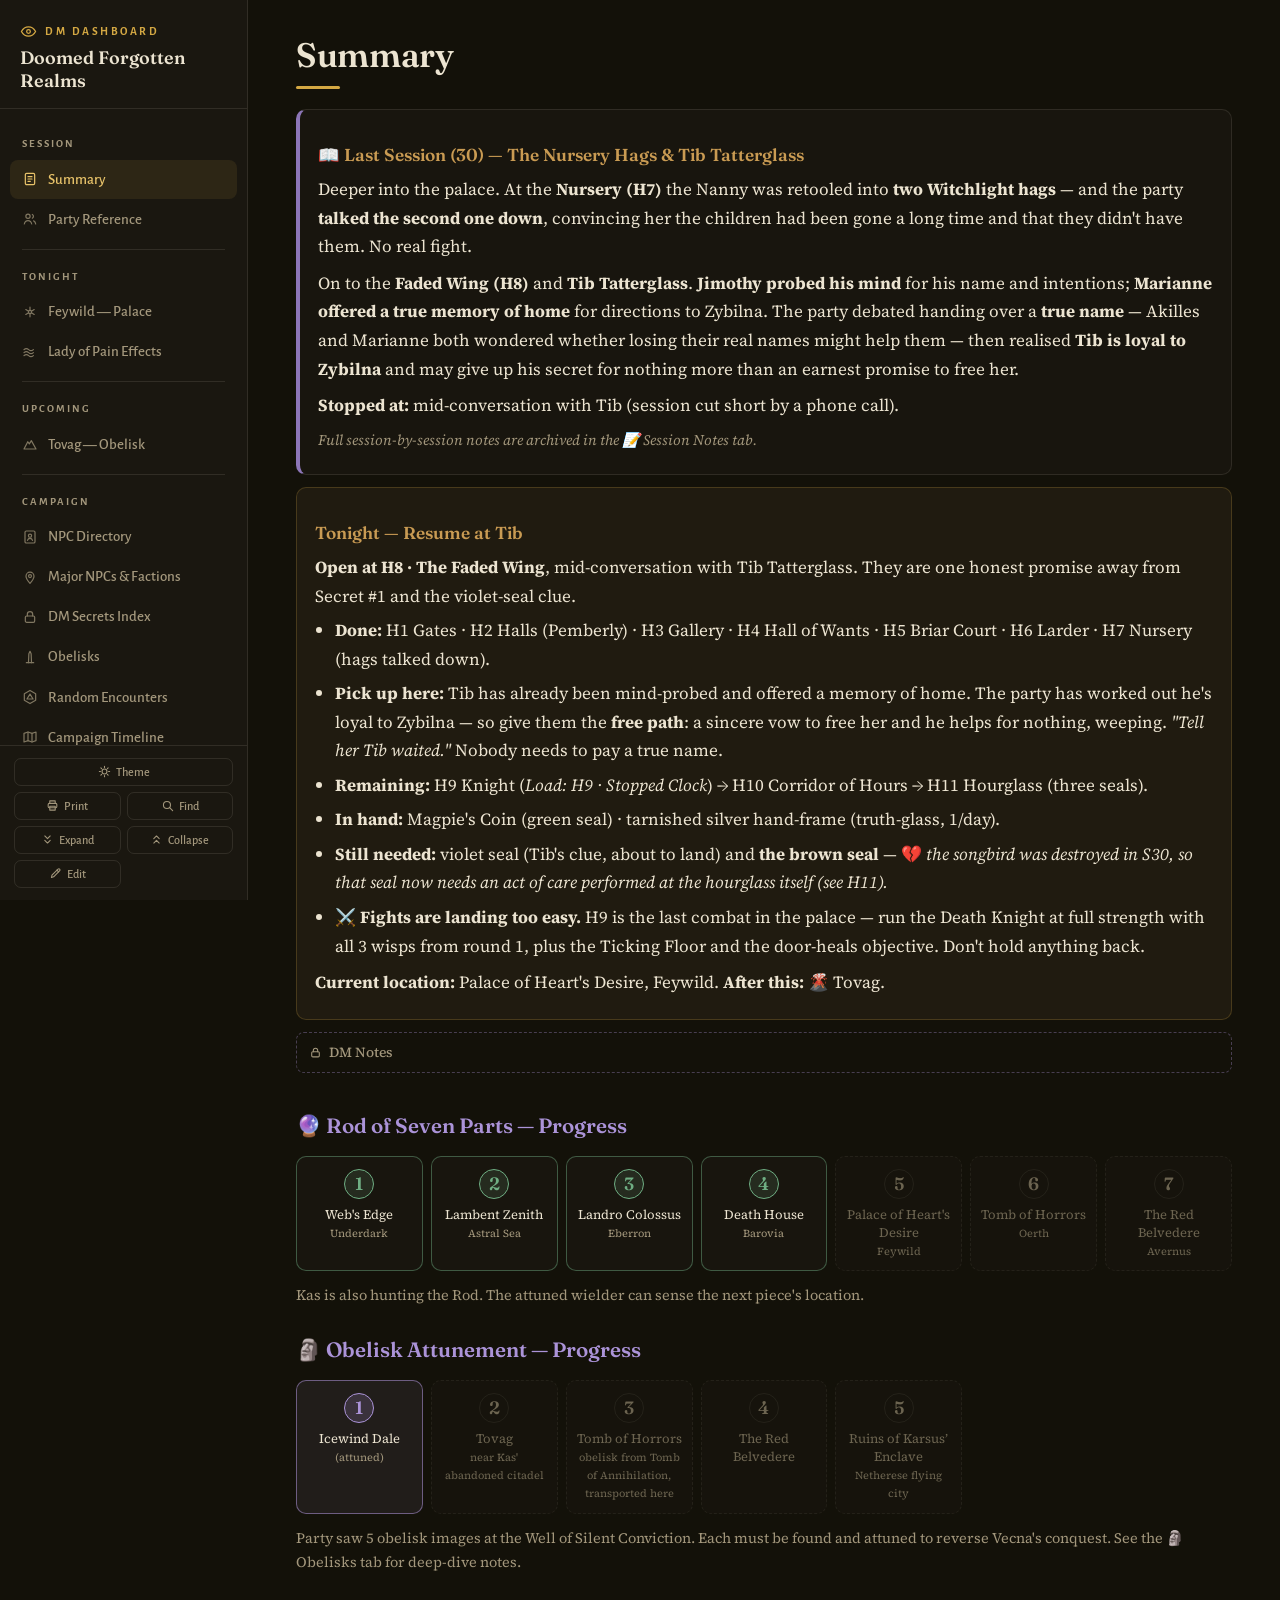
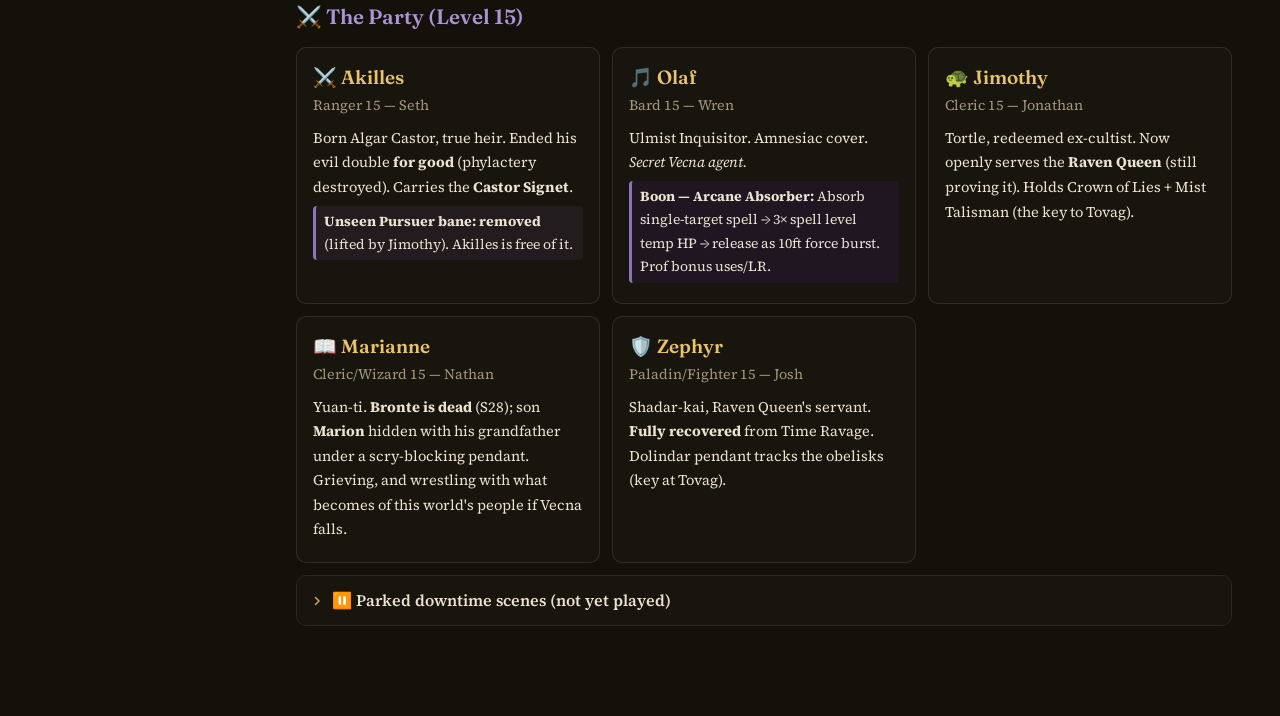
<file: docs/grimoire/dm-dashboard-doomed-forgotten-realms.html>
<!DOCTYPE html>
<html lang="en">
<head>
<meta charset="UTF-8">
<meta name="viewport" content="width=device-width, initial-scale=1.0">
<title>DM Dashboard — Doomed Forgotten Realms</title>
<style>
@import url('https://fonts.googleapis.com/css2?family=Fraunces:ital,opsz,wght@0,9..144,500;0,9..144,600;0,9..144,700;1,9..144,500&family=Alegreya+Sans:ital,wght@0,400;0,500;0,700;1,400&family=Source+Serif+4:ital,opsz,wght@0,8..60,400;0,8..60,600;0,8..60,700;1,8..60,400&display=swap');
*{margin:0;padding:0;box-sizing:border-box}
:root{
--bg:#131109;--bg2:#1a1710;--bg3:#252016;
--gold:#d4a843;--gold2:#e8c36a;--gold-dim:color-mix(in srgb,var(--gold) 10%,transparent);
--purple:#8d76b8;--purple2:#ab93d8;--purple-dim:color-mix(in srgb,var(--purple2) 12%,transparent);
--pink:#c97d92;--pink-dim:color-mix(in srgb,var(--pink) 12%,transparent);
--bronze:#b78440;--bronze2:#c99b53;--bronze-dim:color-mix(in srgb,var(--bronze) 14%,transparent);
--text:#ece4d1;--text2:#a3977c;
--red:#d05043;--green-hp:#6fae83;
--line:color-mix(in srgb,var(--text) 11%,transparent);
--line-gold:color-mix(in srgb,var(--gold) 22%,transparent);
--surface:color-mix(in srgb,var(--bg2) 72%,var(--bg));
--serif:'Fraunces','Iowan Old Style','Palatino Linotype',Georgia,serif;
--body:'Source Serif 4','Iowan Old Style',Georgia,serif;
--sans:'Alegreya Sans','Gill Sans','Segoe UI',system-ui,sans-serif;
--cond-frightened:#a86fc4;--cond-poisoned:#4cae74;--cond-prone:#e08a3c;--cond-stunned:#d9b83a;--cond-blinded:#93a0a3;--cond-concentrating:#5aa2d8;--cond-charmed:#e0608a;--cond-restrained:#ad8a76;--cond-incapacitated:#8fa3ad;
--sidebar-w:248px;--transition:0.22s ease;
}
body.light{
--bg:#f6f1e4;--bg2:#efe8d5;--bg3:#e3d9c1;
--gold:#8f6c1a;--gold2:#73560f;
--purple:#5c4787;--purple2:#67509c;
--pink:#a34e60;--bronze:#7d5b1c;--bronze2:#8a6a22;
--text:#282218;--text2:#71654e;
--red:#a93529;--green-hp:#3c7c53;
--line:color-mix(in srgb,var(--text) 14%,transparent);
--line-gold:color-mix(in srgb,var(--gold) 30%,transparent);
--surface:color-mix(in srgb,#fffdf6 55%,var(--bg));
--cond-frightened:#7d3f98;--cond-poisoned:#1e7e46;--cond-prone:#b35f10;--cond-stunned:#94770a;--cond-blinded:#5f6a6b;--cond-concentrating:#1f6fa8;--cond-charmed:#b3134a;--cond-restrained:#6d5346;--cond-incapacitated:#54646d;
}
html{font-size:17px;scroll-behavior:smooth}
body{font-family:var(--body);background:var(--bg);color:var(--text);display:flex;min-height:100vh;line-height:1.68;-webkit-font-smoothing:antialiased}
::selection{background:color-mix(in srgb,var(--gold) 30%,transparent)}
::-webkit-scrollbar{width:10px}::-webkit-scrollbar-track{background:transparent}::-webkit-scrollbar-thumb{background:color-mix(in srgb,var(--text) 18%,transparent);border-radius:5px;border:2px solid var(--bg)}::-webkit-scrollbar-thumb:hover{background:color-mix(in srgb,var(--text) 30%,transparent)}
a{color:var(--gold)}
button,input,select,textarea{font-family:var(--sans)}
:focus-visible{outline:2px solid var(--gold);outline-offset:2px;border-radius:2px}
/* ---------- icons ---------- */
.icon{width:16px;height:16px;flex:0 0 16px;stroke:currentColor;fill:none;stroke-width:1.8;stroke-linecap:round;stroke-linejoin:round}
.bicon{width:13px;height:13px;stroke:currentColor;fill:none;stroke-width:2;stroke-linecap:round;stroke-linejoin:round;margin-right:5px;vertical-align:-2px}
.lock-icon{width:13px;height:13px;stroke:currentColor;fill:none;stroke-width:2;stroke-linecap:round;stroke-linejoin:round}
/* ---------- sidebar ---------- */
#sidebar{font-family:var(--sans);width:var(--sidebar-w);min-width:var(--sidebar-w);background:var(--bg2);border-right:1px solid var(--line);display:flex;flex-direction:column;position:fixed;height:100vh;z-index:100;transition:transform var(--transition)}
#sidebar .logo{padding:22px 20px 16px;border-bottom:1px solid var(--line)}
#sidebar .logo h1{display:flex;align-items:center;gap:8px;font-family:var(--sans);font-size:.68rem;font-weight:700;letter-spacing:.22em;text-transform:uppercase;color:var(--gold)}
#sidebar .logo h1 .icon{width:17px;height:17px;flex:0 0 17px}
#sidebar .logo .subtitle{font-family:var(--serif);font-size:1.06rem;font-weight:600;color:var(--text);margin-top:6px;line-height:1.25}
#sidebar nav{flex:1;overflow-y:auto;padding:12px 0 8px}
.nav-section-label{display:block;padding:14px 22px 5px;color:var(--text2);font-size:.64rem;letter-spacing:.18em;text-transform:uppercase;font-weight:700}
#sidebar nav a{display:flex;align-items:center;gap:10px;margin:1px 10px;padding:7px 12px;color:var(--text2);text-decoration:none;font-size:.88rem;font-weight:500;border-radius:8px;transition:background var(--transition),color var(--transition)}
#sidebar nav a:hover{color:var(--text);background:color-mix(in srgb,var(--text) 5%,transparent)}
#sidebar nav a.active{color:var(--gold2);background:var(--gold-dim)}
#sidebar nav a .icon{opacity:.75}
#sidebar nav a.active .icon{opacity:1}
#sidebar nav .nav-divider{height:1px;background:var(--line);margin:10px 22px 4px}
#sidebar .controls{padding:12px 14px;border-top:1px solid var(--line);display:grid;grid-template-columns:1fr 1fr;gap:6px}
#sidebar .controls button{padding:6px 8px;background:transparent;border:1px solid var(--line);color:var(--text2);border-radius:7px;cursor:pointer;font-size:.72rem;font-weight:500;transition:all var(--transition);white-space:nowrap}
#sidebar .controls button:hover{border-color:var(--line-gold);color:var(--gold2);background:var(--gold-dim)}
#sidebar .controls button:first-child{grid-column:1/-1}
/* ---------- layout & headings ---------- */
#main{margin-left:var(--sidebar-w);flex:1;padding:36px 48px 80px;max-width:calc(var(--sidebar-w) + 1120px)}
.page{display:none}.page.active{display:block}
h1,h2,h3,h4{font-family:var(--serif)}
h2{font-size:2rem;font-weight:600;color:var(--text);letter-spacing:-.01em;line-height:1.15;padding-bottom:14px;margin-bottom:20px;position:relative}
h2::after{content:'';position:absolute;left:0;bottom:0;width:44px;height:3px;background:var(--gold);border-radius:2px}
h3{font-size:1.22rem;font-weight:600;color:var(--purple2);margin:26px 0 8px}
h4{font-size:1.02rem;font-weight:600;color:var(--bronze2);margin:14px 0 6px}
p,li{color:var(--text);margin-bottom:6px}
ul,ol{padding-left:20px}
small{color:var(--text2)}
/* ---------- cards ---------- */
.card{background:var(--surface);border:1px solid var(--line);border-radius:10px;padding:16px 18px;margin:12px 0}
.card.highlight{border-color:var(--line-gold);background:color-mix(in srgb,var(--gold) 4%,var(--surface))}
.card.danger{border-color:color-mix(in srgb,var(--red) 45%,transparent);background:color-mix(in srgb,var(--red) 5%,var(--surface))}
.card.atmosphere{border-left:3px solid var(--purple);background:color-mix(in srgb,var(--purple) 5%,var(--surface))}
.card.atmosphere::before{content:'Atmosphere';font-family:var(--sans);display:block;color:var(--purple2);font-size:.66rem;font-weight:700;margin-bottom:6px;letter-spacing:.16em;text-transform:uppercase}
.card.read-aloud{background:color-mix(in srgb,var(--gold) 4%,var(--surface));border:1px solid var(--line);border-left:3px solid var(--gold);font-family:var(--serif);font-style:italic;font-weight:500;font-size:1.04rem;line-height:1.75}
/* ---------- DM secrets ---------- */
.dm-secret-toggle{display:flex;align-items:center;gap:7px;padding:8px 12px;background:transparent;border:1px dashed color-mix(in srgb,var(--purple2) 35%,transparent);border-radius:8px;cursor:pointer;color:var(--text2);font-size:.82rem;font-weight:500;user-select:none;transition:all var(--transition);margin:10px 0}
.dm-secret-toggle:hover,.dm-secret-toggle.open{border-color:var(--purple2);color:var(--purple2);border-style:solid;background:var(--purple-dim)}
.dm-secret-body{max-height:0;overflow:hidden;transition:max-height .4s ease}
.dm-secret-toggle.open+.dm-secret-body{max-height:3000px}
.dm-secret-card{background:color-mix(in srgb,var(--purple) 6%,var(--surface));border:1px solid color-mix(in srgb,var(--purple2) 25%,transparent);border-radius:10px;padding:14px 16px;margin:8px 0}
/* ---------- collapsibles ---------- */
.collapsible{margin:10px 0;border:1px solid var(--line);border-radius:10px;overflow:hidden}
.collapsible-header{display:flex;align-items:center;gap:9px;padding:11px 14px;background:var(--surface);cursor:pointer;color:var(--text);font-weight:600;font-size:.95rem;user-select:none;transition:background var(--transition)}
.collapsible-header:hover{background:color-mix(in srgb,var(--gold) 5%,var(--surface))}
.collapsible-header::before{content:'';width:12px;height:12px;flex:0 0 12px;background:var(--gold);-webkit-mask:url('data:image/svg+xml;utf8,<svg xmlns="http://www.w3.org/2000/svg" viewBox="0 0 24 24"><path d="M9 5l7 7-7 7" fill="none" stroke="black" stroke-width="3" stroke-linecap="round" stroke-linejoin="round"/></svg>') center/contain no-repeat;mask:url('data:image/svg+xml;utf8,<svg xmlns="http://www.w3.org/2000/svg" viewBox="0 0 24 24"><path d="M9 5l7 7-7 7" fill="none" stroke="black" stroke-width="3" stroke-linecap="round" stroke-linejoin="round"/></svg>') center/contain no-repeat;transition:transform var(--transition)}
.collapsible.open .collapsible-header::before{transform:rotate(90deg)}
.collapsible-body{max-height:0;overflow:hidden;transition:max-height .4s ease}
.collapsible.open .collapsible-body{max-height:8000px}
.collapsible-body-inner{padding:14px 16px;border-top:1px solid var(--line)}
/* ---------- stat blocks ---------- */
.stat-block{background:color-mix(in srgb,var(--gold) 3%,var(--surface));border:1px solid var(--line);border-top:2px solid var(--gold);border-bottom:2px solid var(--gold);border-radius:8px;padding:16px 18px;margin:12px 0;font-size:.88rem}
.stat-block .name{font-family:var(--serif);font-size:1.3rem;color:var(--gold2);font-weight:600}
.stat-block .type{font-style:italic;color:var(--text2);font-size:.8rem}
.stat-block hr{border:none;border-top:1px solid var(--line-gold);margin:8px 0}
.stat-block .stat-row{display:flex;gap:16px;flex-wrap:wrap;margin:6px 0}
.stat-block .stat-row span{min-width:60px}
.stat-block .label{color:var(--gold2);font-weight:700}
.stat-block .ability-table{width:100%;border-collapse:collapse;margin:8px 0;font-size:.82rem}
.stat-block .ability-table th{font-family:var(--sans);color:var(--gold2);font-weight:700;text-align:center;padding:4px 6px;font-size:.68rem;letter-spacing:.1em;text-transform:uppercase;border-bottom:1px solid var(--line-gold)}
.stat-block .ability-table td{text-align:center;padding:4px 6px;font-size:.85rem}
.stat-block .ability-table .sub-header{font-size:.6rem;color:var(--text2);font-weight:600;letter-spacing:.05em}
.stat-block .section-header{font-family:var(--sans);font-size:.72rem;color:var(--bronze2);font-weight:700;margin:12px 0 4px;letter-spacing:.14em;text-transform:uppercase;border-bottom:1px solid var(--line);padding-bottom:3px}
/* published-monster blocks (D&D Beyond links) */
.stat-block .name a{color:var(--gold2);text-decoration:none;border-bottom:1px solid var(--line-gold)}
.stat-block .name a:hover{color:var(--gold);border-bottom-color:var(--gold)}
.mon-verdict{border:1px dashed var(--line-gold);background:color-mix(in srgb,var(--gold) 5%,var(--surface));border-radius:9px;padding:12px 15px;margin:12px 0;font-size:.92rem}
.mon-verdict b:first-child{display:block;font-family:var(--sans);font-size:.68rem;font-weight:700;letter-spacing:.14em;text-transform:uppercase;color:var(--gold2);margin-bottom:4px}
.mon-super{font-size:.82rem;color:var(--text2);border-left:3px solid var(--line);padding-left:10px;margin:14px 0 6px}
/* ---------- inline editor ---------- */
body.dash-editing [data-dedit]{outline:1px dashed color-mix(in srgb,var(--purple2) 40%,transparent);outline-offset:3px;border-radius:3px}
body.dash-editing [data-dedit]:hover{outline-style:solid;outline-color:var(--purple2);background:color-mix(in srgb,var(--purple2) 7%,transparent)}
body.dash-editing [data-dedit]:focus{outline:2px solid var(--gold);background:color-mix(in srgb,var(--gold) 7%,transparent)}
body.dash-editing .collapsible-header{cursor:text}
[data-dedit].dedit-dirty{border-left:3px solid var(--gold);padding-left:8px;margin-left:-11px}
#dedit-banner{position:sticky;top:0;z-index:300;background:var(--purple);color:#fff;text-align:center;padding:8px 14px;margin:-36px -40px 22px;font-size:.82rem;font-weight:600;letter-spacing:.02em;border-radius:0 0 10px 10px}
@media(max-width:768px){#dedit-banner{margin:-16px -16px 16px}}
#dedit-bar{position:fixed;right:20px;bottom:20px;z-index:400;background:var(--bg2);border:1px solid var(--line-gold);border-radius:12px;padding:12px 14px;box-shadow:0 10px 34px rgba(0,0,0,.5);display:flex;flex-direction:column;gap:8px;min-width:210px}
#dedit-bar .dedit-count{font-family:var(--serif);font-size:1.05rem;color:var(--gold2);font-weight:600}
#dedit-bar button{padding:6px 10px;border-radius:7px;cursor:pointer;font-size:.78rem;font-weight:600;border:1px solid;text-align:left}
.dedit-save{background:color-mix(in srgb,var(--green-hp) 16%,transparent);border-color:var(--green-hp)!important;color:var(--green-hp)}
.dedit-done{background:transparent;border-color:var(--line)!important;color:var(--text2)}
.dedit-discard{background:color-mix(in srgb,var(--red) 14%,transparent);border-color:var(--red)!important;color:var(--red)}
@media print{#dedit-bar,#dedit-banner{display:none!important}[data-dedit]{outline:none!important}}
/* ---------- party grid ---------- */
.party-grid{display:grid;grid-template-columns:repeat(auto-fill,minmax(260px,1fr));gap:12px;margin:12px 0}
.pc-card{background:var(--surface);border:1px solid var(--line);border-radius:10px;padding:14px 16px;position:relative}
.pc-card .pc-name{font-family:var(--serif);font-size:1.12rem;color:var(--gold2);font-weight:600}
.pc-card .pc-class{color:var(--text2);font-size:.84rem}
.pc-card .pc-hooks{margin-top:8px;font-size:.86rem}
/* ---------- tables ---------- */
table{width:100%;border-collapse:collapse;margin:12px 0;font-size:.88rem}
th{font-family:var(--sans);color:var(--text2);text-align:left;padding:8px 10px;border-bottom:2px solid var(--line-gold);font-size:.7rem;letter-spacing:.12em;text-transform:uppercase;font-weight:700}
td{padding:8px 10px;border-bottom:1px solid var(--line)}
tr:hover td{background:color-mix(in srgb,var(--gold) 3%,transparent)}
/* ---------- badges ---------- */
.badge{font-family:var(--sans);display:inline-block;padding:2px 9px;border-radius:99px;font-size:.68rem;font-weight:700;margin-left:6px;letter-spacing:.03em}
.badge-red{background:color-mix(in srgb,var(--red) 16%,transparent);color:color-mix(in srgb,var(--red) 75%,var(--text))}
.badge-green{background:color-mix(in srgb,var(--green-hp) 16%,transparent);color:var(--green-hp)}
.badge-gold{background:color-mix(in srgb,var(--gold) 16%,transparent);color:var(--gold2)}
.badge-purple{background:color-mix(in srgb,var(--purple2) 16%,transparent);color:var(--purple2)}
.badge-pink{background:var(--pink-dim);color:var(--pink)}
.badge-upcoming{background:transparent;color:var(--gold2);border:1px dashed var(--line-gold)}
.boon-status{display:inline-block;margin-left:6px;padding:1px 8px;border-radius:99px;border:1px dashed var(--line);font-family:var(--sans);font-size:.64rem;font-weight:700;letter-spacing:.1em;text-transform:uppercase;color:var(--text2);white-space:nowrap}
/* ---------- trackers ---------- */
.tracker{display:grid;grid-template-columns:repeat(auto-fill,minmax(120px,1fr));gap:8px;margin:12px 0}
.tracker-piece{text-align:center;padding:12px 8px 10px;border-radius:10px;font-size:.76rem;line-height:1.4;border:1px solid var(--line);background:var(--surface);color:var(--text2)}
.tracker-piece .piece-num{font-family:var(--serif);font-size:1.05rem;font-weight:600;width:30px;height:30px;line-height:28px;border-radius:50%;border:1.5px solid var(--line);margin:0 auto 7px;color:var(--text2)}
.tracker-piece.found{border-color:color-mix(in srgb,var(--green-hp) 45%,transparent);color:var(--text)}
.tracker-piece.found .piece-num{border-color:var(--green-hp);background:color-mix(in srgb,var(--green-hp) 15%,transparent);color:var(--green-hp)}
.tracker-piece.attuned{border-color:color-mix(in srgb,var(--purple2) 55%,transparent);background:color-mix(in srgb,var(--purple2) 6%,var(--surface));color:var(--text)}
.tracker-piece.attuned .piece-num{border-color:var(--purple2);background:color-mix(in srgb,var(--purple2) 18%,transparent);color:var(--purple2)}
.tracker-piece.unknown{border-style:dashed;opacity:.62}
/* ---------- dice ---------- */
.dice-btn{padding:10px 16px;background:var(--surface);border:1px solid var(--line-gold);color:var(--gold2);border-radius:9px;cursor:pointer;font-size:1rem;font-weight:700;transition:all var(--transition);min-width:60px}
.dice-btn:hover{background:var(--gold);border-color:var(--gold);color:var(--bg)}
.dice-btn:active{transform:scale(.95)}
.roll-result{font-family:var(--serif);font-size:3rem;color:var(--gold);font-weight:600;text-align:center;padding:20px;animation:rollIn .3s ease}
@keyframes rollIn{from{transform:scale(0) rotate(180deg);opacity:0}to{transform:scale(1) rotate(0);opacity:1}}
.roll-history{font-family:var(--sans);max-height:300px;overflow-y:auto;font-size:.82rem}
.roll-history div{padding:4px 8px;border-bottom:1px solid var(--line)}
#session-notes-area{width:100%;min-height:400px;background:var(--bg);border:1px solid var(--line);color:var(--text);padding:14px;border-radius:10px;font-family:var(--sans);font-size:.92rem;line-height:1.6;resize:vertical}
#session-notes-area:focus{border-color:var(--line-gold);outline:none}
/* ---------- initiative conditions ---------- */
.cond-badge{font-family:var(--sans);display:inline-block;padding:1px 7px;border-radius:99px;font-size:.65rem;font-weight:500;cursor:pointer;margin:1px;border:1px solid;opacity:.38;transition:all .2s}
.cond-badge.active{opacity:1}
.cond-badge-frightened{border-color:var(--cond-frightened);color:var(--cond-frightened)}.cond-badge-frightened.active{background:color-mix(in srgb,var(--cond-frightened) 18%,transparent)}
.cond-badge-poisoned{border-color:var(--cond-poisoned);color:var(--cond-poisoned)}.cond-badge-poisoned.active{background:color-mix(in srgb,var(--cond-poisoned) 18%,transparent)}
.cond-badge-prone{border-color:var(--cond-prone);color:var(--cond-prone)}.cond-badge-prone.active{background:color-mix(in srgb,var(--cond-prone) 18%,transparent)}
.cond-badge-stunned{border-color:var(--cond-stunned);color:var(--cond-stunned)}.cond-badge-stunned.active{background:color-mix(in srgb,var(--cond-stunned) 18%,transparent)}
.cond-badge-blinded{border-color:var(--cond-blinded);color:var(--cond-blinded)}.cond-badge-blinded.active{background:color-mix(in srgb,var(--cond-blinded) 18%,transparent)}
.cond-badge-concentrating{border-color:var(--cond-concentrating);color:var(--cond-concentrating)}.cond-badge-concentrating.active{background:color-mix(in srgb,var(--cond-concentrating) 18%,transparent)}
.cond-badge-charmed{border-color:var(--cond-charmed);color:var(--cond-charmed)}.cond-badge-charmed.active{background:color-mix(in srgb,var(--cond-charmed) 18%,transparent)}
.cond-badge-restrained{border-color:var(--cond-restrained);color:var(--cond-restrained)}.cond-badge-restrained.active{background:color-mix(in srgb,var(--cond-restrained) 18%,transparent)}
.cond-badge-incapacitated{border-color:var(--cond-incapacitated);color:var(--cond-incapacitated)}.cond-badge-incapacitated.active{background:color-mix(in srgb,var(--cond-incapacitated) 18%,transparent)}
.dmg-heal-row{display:flex;gap:4px;align-items:center;margin-top:4px}
.dmg-heal-row input{width:50px;background:var(--bg);border:1px solid var(--line);color:var(--text);padding:2px 6px;border-radius:5px;text-align:center;font-size:.8rem}
.dmg-heal-row button{padding:2px 9px;border-radius:5px;cursor:pointer;font-size:.7rem;font-weight:600;border:1px solid}
.btn-dmg{background:color-mix(in srgb,var(--red) 12%,transparent);border-color:var(--red)!important;color:var(--red)}
.btn-heal{background:color-mix(in srgb,var(--green-hp) 12%,transparent);border-color:var(--green-hp)!important;color:var(--green-hp)}
/* ---------- misc ---------- */
.dm-ref-grid{display:grid;grid-template-columns:1fr 1fr;gap:12px}
@media(max-width:768px){.dm-ref-grid{grid-template-columns:1fr}}
.npc-link{color:var(--purple2);font-size:.78rem;text-decoration:none;display:inline-block;margin-top:4px}
.npc-link:hover{color:var(--pink);text-decoration:underline}
#menu-toggle{display:none;position:fixed;top:10px;left:10px;z-index:200;background:var(--bg2);border:1px solid var(--line);color:var(--gold);padding:8px 12px;border-radius:8px;cursor:pointer;font-size:1.1rem}
@media(max-width:768px){#sidebar{transform:translateX(-100%)}#sidebar.open{transform:translateX(0)}#menu-toggle{display:block}#main{margin-left:0;padding:60px 16px 60px}.party-grid{grid-template-columns:1fr}.dm-ref-grid{grid-template-columns:1fr}}
@media print{#sidebar,#menu-toggle,.controls{display:none!important}#main{margin-left:0;max-width:100%}.page{display:block!important;page-break-after:always}.collapsible-body{max-height:none!important}body{background:#fff;color:#000}.card,.stat-block,.pc-card,.dm-secret-card{border-color:#bbb;background:#fff}h2,h3,h4,.stat-block .name,.stat-block .label{color:#111}h2::after{background:#999}.mon-verdict{border-color:#999;background:#fff}.stat-block .name a{color:#111}}
</style>
</head>
<body>
<svg xmlns="http://www.w3.org/2000/svg" style="display:none" aria-hidden="true">
<symbol id="i-eye" viewBox="0 0 24 24"><path d="M2 12s3.5-6.5 10-6.5S22 12 22 12s-3.5 6.5-10 6.5S2 12 2 12Z"/><circle cx="12" cy="12" r="2.6"/></symbol>
<symbol id="i-summary" viewBox="0 0 24 24"><rect x="5" y="3.5" width="14" height="17" rx="2"/><path d="M9 8.5h6M9 12h6M9 15.5h3.5"/></symbol>
<symbol id="i-party" viewBox="0 0 24 24"><circle cx="9" cy="8" r="3.2"/><path d="M3.5 19.5c.6-3 2.8-5 5.5-5s4.9 2 5.5 5"/><path d="M15.5 5.2a3.2 3.2 0 0 1 0 5.6"/><path d="M17.5 14.8c1.7.9 2.8 2.6 3 4.7"/></symbol>
<symbol id="i-moon" viewBox="0 0 24 24"><path d="M20 13.7A8.2 8.2 0 1 1 10.3 4 6.6 6.6 0 0 0 20 13.7Z"/></symbol>
<symbol id="i-trap" viewBox="0 0 24 24"><circle cx="12" cy="12" r="6.5"/><circle cx="12" cy="12" r="1.4"/><path d="M12 2.5v3M12 18.5v3M2.5 12h3M18.5 12h3"/></symbol>
<symbol id="i-ripples" viewBox="0 0 24 24"><path d="M3 8.5c2.4-2.2 4.6-2.2 7 0s4.6 2.2 7 0"/><path d="M3 13c2.4-2.2 4.6-2.2 7 0s4.6 2.2 7 0"/><path d="M3 17.5c2.4-2.2 4.6-2.2 7 0s4.6 2.2 7 0"/></symbol>
<symbol id="i-flower" viewBox="0 0 24 24"><circle cx="12" cy="12" r="2.4"/><path d="M12 9.6V4.8M14.1 10.8l4.2-2.4M14.1 13.2l4.2 2.4M12 14.4v4.8M9.9 13.2l-4.2 2.4M9.9 10.8 5.7 8.4"/></symbol>
<symbol id="i-mountain" viewBox="0 0 24 24"><path d="M3 19.5h18L14 7l-3 4.8L8.7 8.6 3 19.5Z"/></symbol>
<symbol id="i-book-npc" viewBox="0 0 24 24"><rect x="4.5" y="3" width="15" height="18" rx="2"/><circle cx="12" cy="10" r="2.4"/><path d="M8.2 17c.6-2 2.1-3 3.8-3s3.2 1 3.8 3"/></symbol>
<symbol id="i-pin" viewBox="0 0 24 24"><path d="M12 21.5c4-4.5 6-7.8 6-10.7a6 6 0 1 0-12 0c0 2.9 2 6.2 6 10.7Z"/><circle cx="12" cy="10.6" r="2.2"/></symbol>
<symbol id="i-lock" viewBox="0 0 24 24"><rect x="5" y="10.5" width="14" height="9.5" rx="2"/><path d="M8 10.5V8a4 4 0 0 1 8 0v2.5"/></symbol>
<symbol id="i-obelisk" viewBox="0 0 24 24"><path d="M9.7 20.5 10.3 7 12 3.5 13.7 7l.6 13.5"/><path d="M6.5 20.5h11"/></symbol>
<symbol id="i-d20" viewBox="0 0 24 24"><path d="M12 2.2 20.5 7v10L12 21.8 3.5 17V7L12 2.2Z"/><path d="M12 7.6 16.6 15H7.4L12 7.6Z"/></symbol>
<symbol id="i-map" viewBox="0 0 24 24"><path d="M9 4.5 3 6.5v13l6-2 6 2 6-2v-13l-6 2-6-2Z"/><path d="M9 4.5v13M15 6.5v13"/></symbol>
<symbol id="i-timer" viewBox="0 0 24 24"><circle cx="12" cy="13.5" r="7"/><path d="M12 13.5V10M10 2.5h4"/></symbol>
<symbol id="i-die" viewBox="0 0 24 24"><rect x="4" y="4" width="16" height="16" rx="3.5"/><circle cx="9" cy="9" r="1.1" fill="currentColor" stroke="none"/><circle cx="15" cy="9" r="1.1" fill="currentColor" stroke="none"/><circle cx="9" cy="15" r="1.1" fill="currentColor" stroke="none"/><circle cx="15" cy="15" r="1.1" fill="currentColor" stroke="none"/><circle cx="12" cy="12" r="1.1" fill="currentColor" stroke="none"/></symbol>
<symbol id="i-notes" viewBox="0 0 24 24"><path d="M4.5 19.5 5.5 15 16.7 3.8a2.2 2.2 0 0 1 3.1 3.1L8.6 18.2l-4.1 1.3Z"/><path d="M14.6 5.9l3.1 3.1"/></symbol>
<symbol id="i-theme" viewBox="0 0 24 24"><circle cx="12" cy="12" r="4.5"/><path d="M12 2.5v2M12 19.5v2M2.5 12h2M19.5 12h2M5.3 5.3l1.4 1.4M17.3 17.3l1.4 1.4M18.7 5.3l-1.4 1.4M6.7 17.3l-1.4 1.4"/></symbol>
<symbol id="i-print" viewBox="0 0 24 24"><path d="M7 8V3.5h10V8"/><rect x="4" y="8" width="16" height="8" rx="2"/><path d="M7 13.5h10v7H7z"/></symbol>
<symbol id="i-expand" viewBox="0 0 24 24"><path d="m7 5.5 5 5 5-5M7 13.5l5 5 5-5"/></symbol>
<symbol id="i-collapse" viewBox="0 0 24 24"><path d="m7 10.5 5-5 5 5M7 18.5l5-5 5 5"/></symbol>
<symbol id="i-search" viewBox="0 0 24 24"><circle cx="11" cy="11" r="6.5"/><path d="m16 16 5.5 5.5"/></symbol>
</svg>
<button id="menu-toggle" onclick="document.getElementById('sidebar').classList.toggle('open')">☰</button>
<div id="sidebar">
<div class="logo"><h1><svg class="icon"><use href="#i-eye"/></svg>DM Dashboard</h1><div class="subtitle">Doomed Forgotten Realms</div></div>
<nav id="nav">
<span class="nav-section-label">Session</span>
<a href="#" data-page="summary" class="active"><svg class="icon"><use href="#i-summary"/></svg> Summary</a>
<a href="#" data-page="party"><svg class="icon"><use href="#i-party"/></svg> Party Reference</a>
<div class="nav-divider"></div>
<span class="nav-section-label">Tonight</span>
<a href="#" data-page="feywild"><svg class="icon"><use href="#i-flower"/></svg> Feywild — Palace</a>
<a href="#" data-page="ripples"><svg class="icon"><use href="#i-ripples"/></svg> Lady of Pain Effects</a>
<div class="nav-divider"></div>
<span class="nav-section-label">Upcoming</span>
<a href="#" data-page="tovag"><svg class="icon"><use href="#i-mountain"/></svg> Tovag — Obelisk</a>
<div class="nav-divider"></div>
<span class="nav-section-label">Campaign</span>
<a href="#" data-page="npcs"><svg class="icon"><use href="#i-book-npc"/></svg> NPC Directory</a>
<a href="#" data-page="npcs-quick"><svg class="icon"><use href="#i-pin"/></svg> Major NPCs &amp; Factions</a>
<a href="#" data-page="dm-secrets"><svg class="icon"><use href="#i-lock"/></svg> DM Secrets Index</a>
<a href="#" data-page="obelisks"><svg class="icon"><use href="#i-obelisk"/></svg> Obelisks</a>
<a href="#" data-page="encounters"><svg class="icon"><use href="#i-d20"/></svg> Random Encounters</a>
<a href="#" data-page="timeline"><svg class="icon"><use href="#i-map"/></svg> Campaign Timeline</a>
<div class="nav-divider"></div>
<span class="nav-section-label">Tools</span>
<a href="#" data-page="initiative"><svg class="icon"><use href="#i-timer"/></svg> Initiative Tracker</a>
<a href="#" data-page="dice"><svg class="icon"><use href="#i-die"/></svg> Dice Roller</a>
<a href="#" data-page="notes"><svg class="icon"><use href="#i-notes"/></svg> Session Notes</a>
</nav>
<div class="controls">
<button onclick="toggleTheme()" title="Toggle light/dark theme"><svg class="bicon"><use href="#i-theme"/></svg>Theme</button>
<button onclick="window.print()" title="Print"><svg class="bicon"><use href="#i-print"/></svg>Print</button>
<button onclick="findInPage()" title="Find in page"><svg class="bicon"><use href="#i-search"/></svg>Find</button>
<button onclick="expandAll()" title="Expand all sections"><svg class="bicon"><use href="#i-expand"/></svg>Expand</button>
<button onclick="collapseAll()" title="Collapse all sections"><svg class="bicon"><use href="#i-collapse"/></svg>Collapse</button>
<button onclick="toggleEditMode()" title="Edit text directly on the page" id="dedit-btn"><svg class="bicon"><use href="#i-notes"/></svg>Edit</button>
</div>
</div>

<div id="main">

<!-- ==================== SUMMARY ==================== -->
<div class="page active" id="page-summary">
<h2>Summary</h2>

<div class="card" style="border-left:4px solid var(--purple)">
<h4>📖 Last Session (30) — The Nursery Hags &amp; Tib Tatterglass</h4>
<p>Deeper into the palace. At the <strong>Nursery (H7)</strong> the Nanny was retooled into <strong>two Witchlight hags</strong> — and the party <strong>talked the second one down</strong>, convincing her the children had been gone a long time and that they didn't have them. No real fight.</p>
<p style="margin-top:8px">On to the <strong>Faded Wing (H8)</strong> and <strong>Tib Tatterglass</strong>. <strong>Jimothy probed his mind</strong> for his name and intentions; <strong>Marianne offered a true memory of home</strong> for directions to Zybilna. The party debated handing over a <strong>true name</strong> — Akilles and Marianne both wondered whether losing their real names might help them — then realised <strong>Tib is loyal to Zybilna</strong> and may give up his secret for nothing more than an earnest promise to free her.</p>
<p style="margin-top:8px"><strong>Stopped at:</strong> mid-conversation with Tib (session cut short by a phone call).</p>
<p style="margin-top:8px;font-size:.85rem;color:var(--text2)"><em>Full session-by-session notes are archived in the 📝 Session Notes tab.</em></p>
</div>

<div class="card highlight">
<h4>Tonight — Resume at Tib</h4>
<p><strong>Open at H8 · The Faded Wing</strong>, mid-conversation with Tib Tatterglass. They are one honest promise away from Secret #1 and the violet-seal clue.</p>
<ul>
<li><strong>Done:</strong> H1 Gates · H2 Halls (Pemberly) · H3 Gallery · H4 Hall of Wants · H5 Briar Court · H6 Larder · H7 Nursery (hags talked down).</li>
<li><strong>Pick up here:</strong> Tib has already been mind-probed and offered a memory of home. The party has worked out he's loyal to Zybilna — so give them the <strong>free path</strong>: a sincere vow to free her and he helps for nothing, weeping. <em>"Tell her Tib waited."</em> Nobody needs to pay a true name.</li>
<li><strong>Remaining:</strong> H9 Knight (<em>Load: H9 · Stopped Clock</em>) → H10 Corridor of Hours → H11 Hourglass (three seals).</li>
<li><strong>In hand:</strong> Magpie's Coin (green seal) · tarnished silver hand-frame (truth-glass, 1/day).</li>
<li><strong>Still needed:</strong> violet seal (Tib's clue, about to land) and <strong>the brown seal</strong> — 💔 <em>the songbird was destroyed in S30, so that seal now needs an act of care performed at the hourglass itself (see H11).</em></li>
<li><strong>⚔️ Fights are landing too easy.</strong> H9 is the last combat in the palace — run the Death Knight at full strength with all 3 wisps from round 1, plus the Ticking Floor and the door-heals objective. Don't hold anything back.</li>
</ul>
<p style="margin-top:8px"><strong>Current location:</strong> Palace of Heart's Desire, Feywild. <strong>After this:</strong> 🌋 Tovag.</p>
</div>

<!-- Hidden DM secrets -->
<div class="dm-secret-toggle" onclick="this.classList.toggle('open')">
<svg class="lock-icon"><use href="#i-lock"/></svg> <span>DM Notes</span>
</div>
<div class="dm-secret-body">
<div class="dm-secret-card">
<h4 style="color:var(--purple2)">Olaf (Wren) — Vecna Agent</h4>
<p>Olaf is secretly working for Vecna. Joined via Sarusanda's introduction. His "amnesia" was staged. Key moments tonight:</p>
<ul>
<li><strong>Waterdeep fallout:</strong> Olaf installed <strong>Hamilton</strong> over the city guard — a foothold Vecna could exploit later.</li>
<li><strong>Silverymoon (trap sprung — done):</strong> Olaf told Vecna about Marianne's desire to reconnect, prompting the Bronte trap.</li>
<li>Watch for moments to pass <strong>secret notes to Wren</strong></li>
<li>Post Lady of Pain: Olaf is getting flashes of "before" memories in Sigil — creates interesting tension</li>
</ul>
</div>
<div class="dm-secret-card">
<h4 style="color:var(--purple2)">Jimothy — Now Serves the Raven Queen (Open)</h4>
<p>Abandoned his planned Vecna betrayal after Ehud's death and has <strong>openly told the party — especially Zephyr — that he now serves the Raven Queen</strong> (the deity; not the Lady of Pain, who is merely Sigil's ruler). His allegiance is <em>unsettled</em>: lean on small quests and acts of devotion to keep proving it.</p>
</div>
</div>

<h3>🔮 Rod of Seven Parts — Progress</h3>
<div class="tracker">
<div class="tracker-piece found"><div class="piece-num">1</div>Web's Edge<br><small>Underdark</small></div>
<div class="tracker-piece found"><div class="piece-num">2</div>Lambent Zenith<br><small>Astral Sea</small></div>
<div class="tracker-piece found"><div class="piece-num">3</div>Landro Colossus<br><small>Eberron</small></div>
<div class="tracker-piece found"><div class="piece-num">4</div>Death House<br><small>Barovia</small></div>
<div class="tracker-piece unknown"><div class="piece-num">5</div>Palace of Heart's Desire<br><small>Feywild</small></div>
<div class="tracker-piece unknown"><div class="piece-num">6</div>Tomb of Horrors<br><small>Oerth</small></div>
<div class="tracker-piece unknown"><div class="piece-num">7</div>The Red Belvedere<br><small>Avernus</small></div>
</div>
<p style="font-size:.85rem;color:var(--text2)">Kas is also hunting the Rod. The attuned wielder can sense the next piece's location.</p>

<h3>🗿 Obelisk Attunement — Progress</h3>
<div class="tracker">
<div class="tracker-piece attuned"><div class="piece-num">1</div>Icewind Dale<br><small>(attuned)</small></div>
<div class="tracker-piece unknown"><div class="piece-num">2</div>Tovag<br><small>near Kas' abandoned citadel</small></div>
<div class="tracker-piece unknown"><div class="piece-num">3</div>Tomb of Horrors<br><small>obelisk from Tomb of Annihilation, transported here</small></div>
<div class="tracker-piece unknown"><div class="piece-num">4</div>The Red Belvedere</div>
<div class="tracker-piece unknown"><div class="piece-num">5</div>Ruins of Karsus’ Enclave<br><small>Netherese flying city</small></div>
</div>
<p style="font-size:.85rem;color:var(--text2)">Party saw 5 obelisk images at the Well of Silent Conviction. Each must be found and attuned to reverse Vecna's conquest. See the 🗿 Obelisks tab for deep-dive notes.</p>

<h3>⚔️ The Party (Level 15)</h3>
<div class="party-grid">
<div class="pc-card">
<div class="pc-name">⚔️ Akilles</div><div class="pc-class">Ranger 15 — Seth</div>
<div class="pc-hooks"><p>Born Algar Castor, true heir. Ended his evil double <strong>for good</strong> (phylactery destroyed). Carries the <strong>Castor Signet</strong>.</p>
<p style="margin-top:6px;padding:4px 8px;background:rgba(123,94,167,.10);border-radius:4px;border-left:3px solid var(--purple);font-size:.82rem"><strong>Unseen Pursuer bane: removed</strong> (lifted by Jimothy). Akilles is free of it.</p></div>
</div>
<div class="pc-card">
<div class="pc-name">🎵 Olaf</div><div class="pc-class">Bard 15 — Wren</div>
<div class="pc-hooks"><p>Ulmist Inquisitor. Amnesiac cover. <em>Secret Vecna agent.</em></p>
<p style="margin-top:6px;padding:4px 8px;background:rgba(123,47,255,.08);border-radius:4px;border-left:3px solid var(--purple);font-size:.82rem"><strong>Boon — Arcane Absorber:</strong> Absorb single-target spell → 3× spell level temp HP → release as 10ft force burst. Prof bonus uses/LR.</p></div>
</div>
<div class="pc-card">
<div class="pc-name">🐢 Jimothy</div><div class="pc-class">Cleric 15 — Jonathan</div>
<div class="pc-hooks"><p>Tortle, redeemed ex-cultist. Now openly serves the <strong>Raven Queen</strong> (still proving it). Holds Crown of Lies + Mist Talisman (the key to Tovag).</p></div>
</div>
<div class="pc-card">
<div class="pc-name">📖 Marianne</div><div class="pc-class">Cleric/Wizard 15 — Nathan</div>
<div class="pc-hooks"><p>Yuan-ti. <strong>Bronte is dead</strong> (S28); son <strong>Marion</strong> hidden with his grandfather under a scry-blocking pendant. Grieving, and wrestling with what becomes of this world's people if Vecna falls.</p></div>
</div>
<div class="pc-card">
<div class="pc-name">🛡️ Zephyr</div><div class="pc-class">Paladin/Fighter 15 — Josh</div>
<div class="pc-hooks"><p>Shadar-kai, Raven Queen's servant. <strong>Fully recovered</strong> from Time Ravage. Dolindar pendant tracks the obelisks (key at Tovag).</p></div>
</div>
</div>

<div class="collapsible">
<div class="collapsible-header">⏸️ Parked downtime scenes (not yet played)</div>
<div class="collapsible-body"><div class="collapsible-body-inner">
<p style="font-size:.85rem;color:var(--text2)">Prepped for a downtime session that never happened — the party went straight to the Feywild instead. Kept intact and unchanged for whenever they come back to Silverymoon.</p>
<h3>🗡️ The Cult-Hunt (narrate — no combat)</h3>
<div class="card">
<p>Jimothy &amp; Zephyr run down cultists tied to Bronte's handler. Play it as <strong>montage + outcome</strong>, not initiative. Let each describe <em>how</em> they hunt — Zephyr grim and methodical (Raven Queen's work), Jimothy proving his allegiance through the deed.</p>
<p><strong>Cost:</strong> killing informants closes doors; mercy opens them. One cultist <strong>begs for mercy</strong> — a choice that can echo later.</p>
</div>
<div class="dm-secret-toggle" onclick="this.classList.toggle('open')"><svg class="lock-icon"><use href="#i-lock"/></svg> <span>Cult-Hunt — what they can learn (DM)</span></div>
<div class="dm-secret-body"><div class="dm-secret-card">
<p><strong>Pick 1–2:</strong></p>
<ul>
<li>The cell answered to a <strong>"Hand"</strong> who moved on weeks ago (a thread toward Timothy later — don't name him yet).</li>
<li>A scrap tying the leak to someone <strong>inside the party's circle</strong> — a near-miss that does <em>not</em> surface Olaf.</li>
<li>The <strong>Shrine Warrens</strong> are a known Vecna-cult contact point in Silverymoon.</li>
</ul>
<p style="margin-top:6px"><strong>⛩️ The Shrine Warrens (where the hunt leads):</strong> an old, half-abandoned undercity quarter of small shrines and prayer-cells — from when Silverymoon openly honored many faiths — now shuttered under Vecna's suppression of worship. Silverymoon's <strong>Vecna cult cell nests here</strong> (the mirror of Waterdeep's Undercroft). Bronte slipped here at night to meet her handlers; the Null and assassins were staged here before the trap. This is the natural hunting ground.</p>
</div></div>

<h3>🏹 Kaelen's First Lesson (RP)</h3>
<div class="card">
<p>Kaelen Shadowstrike asked Akilles to teach him the longbow. Motivation: he froze at Silverymoon and — seeing Marion's fear — decided he won't be dead weight again.</p>
<ul>
<li>Beats: stance and the first clean release; Akilles (a king, impatient) learning to <em>teach</em>; Kaelen's shame turning to resolve.</li>
<li>Thread: Kaelen remembers "before." "You hold it like <em>he</em> used to" can seed a memory hook.</li>
</ul>
<p><strong>The payoff (defined):</strong> Kaelen gains the <strong>Longbow Initiate</strong> benefit — the next time he's in a fight, <strong>once per combat</strong> he can <strong>add Akilles' proficiency bonus (+5) to a single longbow attack or damage roll</strong>, representing the lesson holding under pressure. If he lands a meaningful hit with it, it becomes permanent (he's a longbow user now) and the bonus retires. If he misses or freezes, Akilles can spend a moment mid-fight to steady him and he gets one more shot at earning it. Small, earned here, and a concrete reason for Kaelen to stop being a liability.</p>
</div>
</div></div>
</div>
</div>

<!-- ==================== VAULT OF ENDED KINGS (PHYLACTERY) ==================== -->
<div class="page" id="page-vault">
<h2>The Vault of Ended Kings</h2>
<p style="color:var(--text2);font-size:.92rem">Destroy Algar's phylactery so he can't reform. A quiet, dread-soaked delve — mostly RP and puzzle, very little combat, and a hard scramble out as the vault collapses. <strong>The catch:</strong> the vault smothers magic, so the party's overwhelming power is, for once, off the table.</p>

<div class="card highlight">
<h4>⏳ The Clock</h4>
<p>Algar will reform in <strong>7 days</strong> (rolled) unless the phylactery is destroyed first. <span class="badge badge-gold">No card draw</span> <span class="badge badge-purple">No level-up — see Rewards</span></p>
</div>

<div class="card highlight">
<h4>🗺️ The Plan (the simple version)</h4>
<p>When the party asks "okay, how do we actually do this?", it's three steps:</p>
<ol>
<li><strong>Find it.</strong> The phylactery hides among hundreds of identical urns. <strong>Akilles's blood</strong> makes the real one <em>cry out</em> — they find it by the sound.</li>
<li><strong>It won't break yet.</strong> The true urn is protected by a <strong>soul-anchor</strong> (the Choir) below. While the anchor is intact, the urn can't be damaged at all.</li>
<li><strong>Break the anchor, then the urn.</strong> Silence the twelve dead kings of the Choir (each king's name + Akilles's <em>word of release</em>) to destroy the anchor. Then smash the urn — Algar is gone for good.</li>
</ol>
</div>

<div class="card">
<h4>The Layout (a simple vertical stack)</h4>
<ol>
<li><strong>The throne room</strong> (where they are) → hidden stair behind the dais.</li>
<li><strong>The Hall of the Ended Kings</strong> — entry hall of dead-king statues.</li>
<li><strong>The Gallery of Urns</strong> — the big tiered chamber where the phylactery hides.</li>
<li><strong>The Choir of Ended Kings</strong> — the soul-anchor chamber, directly below the Gallery.</li>
</ol>
</div>

<div class="card atmosphere">
<p><strong>Mood:</strong> Held-breath cold. A place that <em>eats</em> sound. This is where the party's power matters least and their <em>choices</em> matter most.</p>
</div>

<h3>Walkthrough</h3>

<div class="collapsible open">
<div class="collapsible-header">1 · The Hidden Descent</div>
<div class="collapsible-body"><div class="collapsible-body-inner">
<div class="card read-aloud">The throne room is silent now. Algar is gone — when he fell, his whole body collapsed into a drift of grey dust that still hangs in the cracked, settling air. Where the throne stood, a seam of cold blue light has traced itself across the floor in the shape of a crown.</div>
<ul>
<li>The walls are <strong>cracked</strong> from the fight; fine grey dust (all that's left of Algar) drifts in the light.</li>
<li>A <strong>deep cold</strong> rises from the seam.</li>
<li>Shove the throne aside, or <strong>Investigation DC 13</strong>, to open the stair.</li>
</ul>
</div></div>
</div>

<div class="collapsible open">
<div class="collapsible-header">2 · Laeren, Keeper of the Vault (RP heart)</div>
<div class="collapsible-body"><div class="collapsible-body-inner">
<p>Found in the <strong>Undercroft</strong> beneath the Dread Market — the last hereditary <strong>Keeper of the Vault</strong>, who has served the royal house his whole life.</p>
<div class="card danger">
<p><strong>Laeren only knows the Doomed Forgotten Realms.</strong> To him there has only ever been one Algar: the cold, lichdom-seeking <strong>King Algar</strong> he's served and feared for years. He has <em>no concept</em> of other universes or of a <em>good</em> Algar. <strong>Akilles wears the king's exact face, and Laeren can't tell them apart.</strong></p>
<p style="font-size:.85rem;color:var(--text2)">Lore reminder: Akilles <em>is</em> Algar — the version from the regular Realms who killed their father Aldar to stop his lichdom. This world's Algar followed Aldar into it. Same man, two universes.</p>
</div>
<p>Showing Akilles's face is dangerous — Laeren sees his king and reacts with terror. Two ways to run it:</p>
<ul>
<li><strong>Path A — Hide the face (recommended).</strong> Disguise Akilles (Crown of Lies / hood / keep him back) and approach as outsiders who mean to <em>end</em> King Algar. Worn down by years under a monster, Laeren can be persuaded to help.</li>
<li><strong>Path B — Wear the fear.</strong> Let Laeren believe the king stands before him and lean on the terror. Darkly ironic — the Keeper helps "the king" reach the jar that ends him. Manage the questions carefully.</li>
</ul>
<div class="card read-aloud">An old man sits with his back to a dead shrine, sharpening a knife he is far too frail to use. When strangers step in, he tenses. <em>"...The vault's sealed. There's nothing for you. Please. I'm only the Keeper."</em> <strong>(If Akilles's face is seen:)</strong> The knife clatters to the floor. <em>"M-my king— I've kept it, I've kept everything, just as you— please don't—"</em> He cannot conceive you are anyone but the man whose vault this is.</div>
<p><strong>What he gives (if earned):</strong></p>
<ul>
<li>The phylactery hides among the urns; only the <strong>royal blood</strong> (Algar's own — which Akilles carries) finds it, by making the true urn cry out.</li>
<li>The urn can't break until the <strong>soul-anchor</strong> (the Choir) below is destroyed.</li>
<li>Destroy the anchor by <strong>naming and releasing</strong> the twelve dead kings — only the royal Castor blood can speak it. <strong>Laeren knows all twelve names and the words.</strong></li>
<li><strong>The vault smothers magic.</strong> "Go down as men, not as wizards."</li>
</ul>
<p><strong>Getting it out of him:</strong> Path A — roleplay (promise to end the king, mercy), <strong>spend a secret</strong>, or <strong>Persuasion DC 16</strong>. Path B — careful kingly demands. Cruelty makes him clam up.</p>
<p style="font-size:.85rem;color:var(--text2)"><strong>Akilles's blood works disguised or not</strong> (the Crown changes looks, not blood). <strong>His fate is the party's:</strong> left in the Undercroft, brought to Sigil (recurring ally), or found dead later. He does not enter the vault.</p>
</div></div>
</div>

<div class="collapsible">
<div class="collapsible-header">3 · The Hall of the Ended Kings</div>
<div class="collapsible-body"><div class="collapsible-body-inner">
<p>Below the stair: dozens of stone effigies of kneeling kings, each holding out its own crown, every face chiseled blank.</p>
<p><strong>Who are these kings?</strong> For as long as this doomed Sword Coast has existed, it's been ruled by a <strong>line of kings who each swore themselves to Vecna</strong> for power and a promise of immortality. When each died, the cult <strong>stored his death here</strong> — and those hoarded deaths let the <em>current</em> king cheat death and reform. The urns ahead are that long line of spent kings. <strong>Algar is just the latest.</strong></p>
<ul>
<li>The blanked faces still carry <strong>regnal marks</strong> and a <strong>carved name</strong> at each base (the names needed below — <strong>History/Investigation DC 15</strong>, or get them from Laeren).</li>
<li>An inscription repeats above them: <strong>ENDED, BUT NOT RELEASED.</strong></li>
</ul>
</div></div>
</div>

<div class="collapsible">
<div class="collapsible-header">4 · The Gallery of Urns — find it by sound</div>
<div class="collapsible-body"><div class="collapsible-body-inner">
<div class="card read-aloud">The hall opens into a vast round chamber, tiered like an amphitheater turned inward. On every plinth stands an urn: bonewhite, lidless, identical. Hundreds of them, climbing into dark you can't see the top of.</div>
<p>The true phylactery is <strong>one urn among hundreds</strong>, with <strong>no way to tell them apart by sight</strong> (even <em>Detect Magic</em> shows the whole room the same uniform necromancy).</p>
<ul>
<li>When <strong>Akilles sheds a drop of blood</strong>, one urn begins to <strong>cry</strong> — a faint, continuous weeping sound (his own voice, if you want to twist the knife). <strong>Nothing changes visibly.</strong> They locate it <strong>by ear.</strong></li>
<li>The crying <strong>fades if he stops bleeding</strong> — he must keep a fresh drop flowing while they cross to it (<strong>Perception</strong> to pinpoint in the echo).</li>
</ul>
<p style="font-size:.85rem;color:var(--text2)">For Akilles's personal haunting as he bleeds, see "The Pursuer" below.</p>
</div></div>
</div>

<div class="collapsible">
<div class="collapsible-header">5 · The Choir of Ended Kings (the soul-anchor)</div>
<div class="collapsible-body"><div class="collapsible-body-inner">
<div class="card read-aloud">A round vault, domed in black stone. Twelve stone sarcophagi ring the edge — the twelve greatest of the dead kings. From each, a cord of braided bone and grey sinew runs inward to a heart of black obsidian, fist-sized, floating, beating once every few seconds. With every beat the twelve sarcophagi hum a single low note together — a choir with no breath.</div>
<p><strong>Plainly:</strong> the obsidian heart is the <strong>soul-anchor</strong>. While it beats, the phylactery upstairs <strong>cannot be damaged</strong>. To destroy it, release all twelve kings, one at a time.</p>
<p><strong>The word of release.</strong> The vault answers to the royal Castor blood, which <strong>Akilles carries</strong> (he <em>is</em> Algar, same blood). Speak the king's <strong>name</strong> + the release:</p>
<div class="card read-aloud" style="font-size:1rem">"[Name], your oath is fulfilled. Your watch is ended. By Castor blood, be released."</div>
<ul>
<li>Spoken by <strong>Akilles</strong> (or one he empowers), the sarcophagus goes silent, its cord withers.</li>
<li>Spoken by anyone <strong>without</strong> the blood, nothing happens.</li>
<li>Names come from <strong>Laeren</strong> or the <strong>effigies</strong>.</li>
</ul>
<p>When all twelve are silent, the heart stutters, stops, and crumbles. The anchor is destroyed — and the urn can now be broken.</p>
<p style="font-size:.85rem;color:var(--text2)"><strong>The hard way (with a cost):</strong> cut a cord (<strong>STR DC 14</strong>), but a king released without his name screams — necrotic pulse (<strong>DC 15 CON</strong>, 4d8, no healing down here). Twice wakes the Sentinel.</p>
</div></div>
</div>

<div class="collapsible">
<div class="collapsible-header">📜 The Twelve Ended Kings (names, if asked)</div>
<div class="collapsible-body"><div class="collapsible-body-inner">
<p>House Castor's dynasty — the Vecna-sworn kings before Aldar and Algar. The party only needs the <strong>name</strong>; the epithet is flavor.</p>
<ol>
<li><strong>Castor the First-Sworn</strong> — founder; struck the original pact.</li>
<li><strong>Maladar Castor</strong>, the Hollow Crown.</li>
<li><strong>Theleron Castor</strong>, the Whisper-King.</li>
<li><strong>Sereval Castor</strong>, the Ash-Veiled.</li>
<li><strong>Vorhaal Castor</strong>, the Gravebound.</li>
<li><strong>Eddric Castor</strong>, the Pale.</li>
<li><strong>Sasthul Castor</strong>, the Unmourned.</li>
<li><strong>Yvorren Castor</strong>, the Cold Lantern.</li>
<li><strong>Halveth Castor</strong>, the Silent.</li>
<li><strong>Cazrin Castor</strong>, the Twice-Buried.</li>
<li><strong>Drevan Castor</strong>, the Last Honest.</li>
<li><strong>Morwain Castor</strong>, the Near-King.</li>
</ol>
<p style="font-size:.8rem;color:var(--text2)">Aldar (a lich elsewhere in the DFR) and Algar (the urn upstairs) are deliberately not among them.</p>
</div></div>
</div>

<div class="card" style="border:2px solid var(--purple);background:var(--purple-dim)">
<h3 style="margin-top:0">⛓️ The Silence of Kings <span style="font-size:.8rem;color:var(--text2)">(the core challenge)</span></h3>
<p>The vault hoards <em>power</em> the way Vecna hoards secrets — the party's magic is choked, pulling an overpowered party down to solving things as people.</p>
<ul>
<li><strong>Throughout the vault:</strong> any spell of <strong>4th level or higher</strong> requires a <strong>DC 18 spellcasting-ability check</strong> or it fizzles (slot wasted). Concentration saves at <strong>disadvantage</strong>.</li>
<li><strong>In the Choir chamber:</strong> a full <strong>Antimagic Field</strong>. No spells, no magic items, no divine intervention — silence the Choir by voice and authority.</li>
<li>Describe spells going <strong>grey and sputtering out</strong>, not exploding.</li>
</ul>
</div>

<div class="card danger">
<h4>💥 If They Try to Smash the Urn Early (plain rules)</h4>
<ul>
<li>While the soul-anchor is intact, the urn <strong>takes no damage</strong> — attacks and spells land like striking bedrock. Any fragment chipped off <strong>reattaches in seconds</strong>.</li>
<li>If they keep forcing it, the urn <strong>drinks the assault</strong>: each round they attack it, the reform clock <strong>drops by 1 day</strong>, and the cold <strong>wakes the Sentinel</strong>.</li>
<li><strong>Bottom line:</strong> there's no brute-forcing it. Silence the Choir first.</li>
</ul>
</div>

<div class="card danger">
<h4>🩸 The Pursuer Returns — Here, and Only Here</h4>
<ul>
<li><strong>Context:</strong> Jimothy already lifted Akilles's Unseen Pursuer bane — he's been free of it. But the phylactery <em>is</em> the doppelganger's soul, so in this vault, as he bleeds, the thing he thought was gone reaches for him one last time.</li>
<li>The figure stands in his peripheral vision — <strong>his own face</strong>, crowned, cold — always one tier behind.</li>
<li><strong>Vault-only effect (not the old bane):</strong> each time he sheds blood, <strong>DC 16 WIS save</strong> or <em>shaken</em> (−1d6) for 1 min, hearing: <em>"You can't kill me. I'm the part of you that wanted the throne."</em></li>
<li><strong>The reveal:</strong> that pursuer was always the doppelganger's soul reaching for him. Jimothy treated the symptom; the source is <em>here</em>. Breaking the urn ends it forever.</li>
</ul>
</div>

<div class="card highlight">
<h3 style="margin-top:0">🏃 The Unmaking &amp; The Collapse</h3>
<p><strong>Let Akilles break the urn.</strong></p>
<div class="card read-aloud">You set your hand to the urn and it's only cold clay now. From inside, the crying stops. There's a single, soft sound — like a breath finally let go — and then nothing. It's over.</div>
<p>Then the vault dies. Run the escape as a <strong>group skill challenge — 4 successes before 3 failures</strong>:</p>
<ul>
<li><strong>Athletics/Acrobatics DC 14</strong> — collapsing plinth-bridges, buckling stair.</li>
<li><strong>Survival/Investigation DC 13</strong> — the way up no longer matches the way down.</li>
<li><strong>Strength DC 15</strong> — hauling a companion (or Laeren) clear.</li>
<li>Magic <em>works again</em> once they clear the Choir's dead field — let them feel it return.</li>
</ul>
<p style="font-size:.85rem;color:var(--text2)"><strong>On 3 failures:</strong> no deaths — a character is briefly buried and hauled out battered. Breathlessness, not a TPK.</p>
</div>

<h3>🎁 Rewards <span style="font-size:.8rem;color:var(--text2)">(in place of a level)</span></h3>
<div class="card">
<p><strong>① The Source Destroyed (Akilles).</strong> Jimothy already lifted the Unseen Pursuer bane, but here the doppelganger's soul <em>itself</em> is ended — the haunting can never return because its source is gone. Closure on Akilles's longest-running thread.</p>
<p><strong>② The Gratitude of the Ended Kings (party boon).</strong> The twelve kings, <em>released</em> rather than spent, leave one shared grace: <strong>the Quiet of Kings</strong> — once, any party member may (as a reaction) auto-succeed on one saving throw.</p>
<p><strong>③ The Castor Signet (ring, attunement).</strong> From the true urn's plinth — the signet of Akilles's line. While worn: advantage on saves vs. <em>frightened</em>, and <strong>3-round resistance to necrotic damage</strong> (when activated). To one of Castor blood (Akilles), once/long rest: speak a <strong>word of release</strong> to end one effect compelling/binding an undead (a hostile bound undead turns neutral 1 min).</p>
</div>

<div class="collapsible">
<div class="collapsible-header">⚔️ The Lone Guardian (only if they brute-force)</div>
<div class="collapsible-body"><div class="collapsible-body-inner">
<p><strong>Not an ambush</strong> — a consequence of forcing the Choir or the urn. One Sentinel, maybe a pair of <a href="https://www.dndbeyond.com/monsters/5195269-wight" target="_blank" rel="noopener" class="npc-link">wights</a> <em style="font-size:.85rem;color:var(--text2)">(2024 block — AC 14, HP 82, not the 2014 block's 45)</em>; they sink back to stillness if the party disengages and works the puzzle. The Choir is antimagic — steel and grit only.</p>
<div class="stat-block">
<div class="name">Sentinel of the Ended Kings</div>
<div class="type">Medium undead, lawful evil — a crowned husk in corroded regalia</div>
<hr>
<div class="stat-row"><span><span class="label">AC</span> 17</span><span><span class="label">HP</span> 95 (10d8+50)</span><span><span class="label">Speed</span> 30 ft.</span></div>
<table class="ability-table">
<tr><th>STR</th><th>DEX</th><th>CON</th><th>INT</th><th>WIS</th><th>CHA</th></tr>
<tr><td>18 (+4)</td><td>9 (−1)</td><td>20 (+5)</td><td>11 (+0)</td><td>14 (+2)</td><td>16 (+3)</td></tr>
</table>
<hr>
<div class="stat-row"><span><span class="label">Saves</span> Con +9, Wis +6</span><span><span class="label">CR</span> 7</span></div>
<p><span class="label">Resistances</span> necrotic; nonmagical B/P/S &nbsp; <span class="label">Immunities</span> poison; charmed, exhaustion, frightened, poisoned &nbsp; <span class="label">Senses</span> darkvision 60 ft.</p>
<div class="section-header">Traits</div>
<p><strong>Hoarded Stillness.</strong> Advantage on saves vs. forced movement/prone; can't be turned. In the antimagic Choir chamber it ignores anything needing magic to function.</p>
<p><strong>Crown of Silence.</strong> The first time a creature casts (or tries to cast) a spell within 30 ft., it takes 10 (3d6) psychic damage.</p>
<div class="section-header">Actions</div>
<p><strong>Multiattack.</strong> Two Regnal Blade attacks.</p>
<p><strong>Regnal Blade.</strong> <em>+7 to hit, reach 5 ft.</em> — 9 (1d10+4) slashing + 7 (2d6) necrotic.</p>
<p><strong>Sentence of the Throne (recharge 5–6).</strong> One creature that disturbed the vault makes a <strong>DC 15 WIS save</strong> or is <em>paralyzed</em> until the end of its next turn.</p>
</div>
</div></div>
</div>
</div>

<!-- ==================== FEYWILD — PALACE OF HEART'S DESIRE ==================== -->
<div class="page" id="page-feywild">
<h2>Feywild — Palace of Heart's Desire</h2>
<p style="color:var(--text2);font-size:.92rem"><strong>Fifth Rod piece (Find the Path).</strong> Replaces "Night of Blue Fire." The whole chapter is the time-frozen palace of the archfey <strong>Zybilna</strong> — a bargain- and puzzle-heavy desire-maze where the party gets lost, with two sparse fights. <span class="badge badge-green">LEVEL UP at end</span></p>

<div class="card highlight">
<h4>Running This Chapter</h4>
<p>The party reaches for the fifth piece, but <strong>Find the Path won't resolve</strong> — it points everywhere at once. The piece sits in <strong>Prismeer</strong>, a Feywild domain the <strong>Hourglass Coven</strong> shattered into three splinter-realms (Hither / Thither / Yon) and which, in the DFR, was <strong>never repaired.</strong> Its archfey, <strong>Zybilna</strong>, is <strong>frozen in time</strong> in her palace at the center. While she's frozen, the path stays scrambled. The rod drags the party to the one point where the three shards still touch — <strong>the palace gates.</strong> From there, the chapter is the palace.</p>
<p style="font-size:.85rem;color:var(--text2)"><strong>📕 Stat blocks:</strong> every fight below is matched to a real published block (2024 MM by default; MPMM / Bigby's / ToA where 2024 has no equivalent), embedded in its keyed area with a live D&amp;D Beyond link. Full write-up: <a href="https://claude.ai/code/artifact/281d5c6c-9eea-45cd-9fb6-7bccfcf5d51e" target="_blank" rel="noopener">Frost &amp; Ash Bestiary</a>.</p>
<p style="font-size:.85rem;color:var(--text2)"><em>RAW aside: Find the Path routes to fixed locations, not objects — so this is the Rod's pull, not the spell finding the piece. The spell itself loops because the palace folds space (the fixed-location requirement fails). This is intentional, not a fudge — say so if asked.</em></p>
</div>

<div class="card">
<h4>The Two Secrets &amp; the Piece</h4>
<ul>
<li>🔒 <strong>How Prismeer Broke</strong> — from <strong>Tib Tatterglass</strong> (area H8).</li>
<li>🔒 <strong>Iuz's Role</strong> — from <strong>Zybilna</strong> (area H11).</li>
<li><strong>Fifth Rod piece</strong> (Find the Path) — area H11, given by Zybilna when freed.</li>
</ul>
</div>

<div class="dm-secret-toggle" onclick="this.classList.toggle('open')"><svg class="lock-icon"><use href="#i-lock"/></svg> <span>DM — Who Zybilna Is (and the pregnancy seed)</span></div>
<div class="dm-secret-body"><div class="dm-secret-card">
<p><strong>Zybilna is NOT the Tasha the party knows.</strong> Tasha of the Wizards Three is a <em>past version of herself</em> Zybilna sent to Alustriel. Zybilna is the full archfey — once Natasha (raised by Baba Yaga), then <strong>Iggwilv the Witch Queen</strong>, now turning Fey. She is the <strong>mother of Iuz</strong>. Mordenkainen and Alustriel have no doubles in the DFR.</p>
<p style="margin-top:6px"><strong>Tasha is pregnant</strong> (by Olaf, a few days; only you know). <strong>Optional, time-based:</strong> the longer the party takes in the palace, the more real time passes outside — if they dawdle/get lost, Zybilna senses the new thread when freed (H11). If quick, leave it offscreen.</p>
</div></div>

<div class="dm-secret-toggle" onclick="this.classList.toggle('open')"><svg class="lock-icon"><use href="#i-lock"/></svg> <span>🩶 Olaf's Flashbacks (deliver privately to Wren)</span></div>
<div class="dm-secret-body"><div class="dm-secret-card">
<p>Since the party freed the Lady of Pain, reality is "continually breaking," and <strong>Olaf gets flashes of the ORIGINAL world</strong> — the world before Vecna's Remaking, which he (uniquely) has no memory of. The palace's memory-magic makes it leak through. Keep these <strong>short, disorienting, and private</strong> (pass Wren a note).</p>
<p style="margin-top:6px">The five beats are filed <strong>in the keyed areas where they land</strong> — each behind its own 🩶 lock: <strong>H1</strong> the Gates · <strong>H4</strong> the Hall of Wants · <strong>H6</strong> the Larder · <strong>H8</strong> the Faded Wing · <strong>H11</strong> the Stopped Clock. They escalate in that order.</p>
<p style="margin-top:6px"><strong>Mechanics option (if you want teeth):</strong> each flashback, DC 13 WIS save; on a fail Olaf is <em>stunned/shaken</em> for a beat and Wren must roleplay the intrusion. On a success he holds it together but <em>keeps</em> the image. Purely narrative also works.</p>
</div></div>

<div class="card" style="border:2px solid var(--purple);background:var(--purple-dim)">
<h4 style="margin-top:0">🏛️ Palace Features (apply throughout)</h4>
<ul>
<li><strong>It folds space.</strong> Scrying, teleport, and Find the Path all <strong>loop back</strong> — the party can't skip to Zybilna; they must walk the maze.</li>
<li><strong>Getting lost.</strong> Don't map it; the halls rearrange to match emotion. The party advances through areas <strong>H1→H11 in order</strong> no matter which way they go.</li>
<li><strong>The Bliss-Trap (failure state).</strong> A character who fully accepts what the palace offers (H4) stops trying to leave. Allies can pull them out. If the <strong>whole party</strong> accepts, the palace keeps them — a soft TPK by contentment. This, not monsters, is the real danger.</li>
</ul>
<p><strong>Feywild-meets-Vecna (the rot underneath).</strong> The palace is dying, and Vecna's Remaking has infected the dream: fey beauty keeps <em>curdling</em>. A feast of moths under glass; a fountain running with silver that whispers names of the dead; laughter that arrives a half-second before the joke. Roll or pick one curdle per area for texture.</p>
<p><strong>The palace remembers.</strong> Cruelty here (the songbird destroyed in H7, forcing a seal or triggering a time-lash in H11, robbing the Larder H6) is <em>noticed</em> — track a cumulative <strong>cruelty count (max 3)</strong>. It sets <strong>Zybilna's attitude on waking</strong> (see H11 · <em>How she wakes</em>). <strong>S30: the songbird's destruction counts — the party enters H11 at 1.</strong></p>
</div>

<div class="collapsible">
<div class="collapsible-header">🥀 Curdles — d12 (roll or pick one per area)</div>
<div class="collapsible-body"><div class="collapsible-body-inner">
<p>Fey beauty with Vecna's rot underneath. <strong>One per area is plenty</strong> — two makes it a theme, three makes it a joke.</p>
<div class="card danger">
<p><strong>None of these are mechanical.</strong> No damage, no saves, no conditions, nothing lost or gained. The moment a curdle costs hit points it stops being dread and becomes a trap. If a player asks "what do I roll?" the answer is <em>nothing</em> — describe it once more and move on.</p>
</div>
<table>
<tr><th style="width:40px">#</th><th>Curdle</th><th style="width:90px">Lands on</th></tr>
<tr><td>1</td><td><strong>The Withering</strong> — Every visible inch of skin goes papery and liver-spotted; hands veined and knuckled like an old man's, hair gone thin. It undoes itself in the next hall. <em>They are not aged and nothing is lost</em> — but nobody can look at anyone else comfortably.</td><td>The party</td></tr>
<tr><td>2</td><td><strong>The Feast of Moths</strong> — A banquet laid out under glass domes. Every dish is moths, alive, still beating. It smells like honey and warm bread.</td><td>The room</td></tr>
<tr><td>3</td><td><strong>The Fountain of Names</strong> — A fountain runs silver instead of water and whispers the names of people the party failed to save. It gets one right that nobody at the table has said aloud.</td><td>The room</td></tr>
<tr><td>4</td><td><strong>Laughter Before the Joke</strong> — The room laughs a half-second <em>before</em> anyone says anything funny. Then someone says it.</td><td>The room</td></tr>
<tr><td>5</td><td><strong>Borrowed Faces</strong> — For one moment each character sees a different party member wearing <strong>their own</strong> face. It passes immediately, and no two of them agree on who they saw.</td><td>The party</td></tr>
<tr><td>6</td><td><strong>The Kind Hands</strong> — Unseen hands tidy them — straighten a collar, smooth hair, brush ash off a shoulder. Gentle, attentive, and <strong>they do not stop when asked to.</strong></td><td>The party</td></tr>
<tr><td>7</td><td><strong>Wrong Shadows</strong> — Count the bodies in the room and the number is right. Count the shadows and there is one extra, standing politely a little apart from the rest.</td><td>The room</td></tr>
<tr><td>8</td><td><strong>Bleeding Colour</strong> — Colour drains out of one character — hair, eyes, clothes all going grey — and pools on the floor like spilled paint before soaking back up into them.</td><td>One PC</td></tr>
<tr><td>9</td><td><strong>The Sweetness</strong> — Everything smells like somebody's childhood kitchen. The smell is coming from inside the walls, and the walls are warm to the touch.</td><td>The room</td></tr>
<tr><td>10</td><td><strong>The Wrong Weight</strong> — Every carried thing feels like someone else's — a grip worn for a different hand, a holy symbol for a god they don't serve, boots broken in by other feet. Nothing has actually changed.</td><td>The party</td></tr>
<tr><td>11</td><td><strong>The Hour That Sounds Once</strong> — Every clock within earshot ticks once, together, and then does not tick again. The silence afterwards has weight to it.</td><td>The room</td></tr>
<tr><td>12</td><td><strong>The Small Door</strong> — A child-sized door appears where there was none, warm light under it. Opened, it is an empty nursery, freshly dusted, one chair still rocking. Turn around and the door is gone.</td><td>The room</td></tr>
</table>
<p style="font-size:.85rem;color:var(--text2)">The ones marked <strong>The party</strong> or <strong>One PC</strong> touch the characters' own bodies and gear — those land hardest, so space them out. Save <strong>The Withering</strong> (1) and <strong>Borrowed Faces</strong> (5) for rooms where the party is already unsettled.</p>
</div></div>
</div>

<h3>Keyed Areas</h3>

<div class="collapsible">
<div class="collapsible-header">H1 · The Gates — Threshold of Wants ✅ done (S29)</div>
<div class="collapsible-body"><div class="collapsible-body-inner">
<div class="card read-aloud">Three torn skies — a green swamp-dusk, a deep forest-gloom, a violet storm — all lean toward one pale palace where they meet. Its doors are open. A warm, familiar voice greets each of you by name, and behind the doors you each glimpse, for a moment, something you have wanted for a long time.</div>
<div class="card">
<p>No combat. The palace welcomes each character by name and flickers their deepest want (foreshadows H4). It is <em>kind</em> — that's what makes it dangerous.</p>
<p><strong>Feeling the pull (roll):</strong> the welcome tugs at what each character wants most. A character who succeeds on a <strong>DC 20 Wisdom saving throw</strong> feels that pull consciously — they sense the trap inside the kindness and instinctively fix on <strong>one thing they will not trade away</strong>, gaining <strong>advantage on the H4 temptation saves</strong>. A character who <em>states aloud</em> what they won't give up (roleplay, no roll) gets that advantage automatically. Everyone else walks in unguarded.</p>
<p><strong>✅ Result (S29):</strong> <strong>Akilles, Marianne, Jimothy and Zephyr</strong> made the DC 20 save and each fixed consciously on the one thing they will not trade away. <strong>Olaf failed</strong> — he walked in unguarded.</p>
<div class="dm-secret-toggle" onclick="this.classList.toggle('open')"><svg class="lock-icon"><use href="#i-lock"/></svg> <span>🎯 The five wants (privately messaged, S29) — canonical record</span></div>
<div class="dm-secret-body"><div class="dm-secret-card">
<p>Each player messaged these privately. This is the master copy — the Session 29 note repeats it.</p>
<table>
<tr><th style="width:100px">PC</th><th>The one thing they want most</th></tr>
<tr><td><strong>Akilles</strong></td><td><strong>Neverwinter free of Vecna's touch.</strong></td></tr>
<tr><td><strong>Marianne</strong></td><td><strong>The feeling of home</strong> — not to feel like someone is chasing him or that he needs to run — and for his <strong>mother</strong> to have that same feeling.</td></tr>
<tr><td><strong>Jimothy</strong></td><td><strong>His father and uncle back.</strong></td></tr>
<tr><td><strong>Zephyr</strong></td><td><strong>The Star card</strong> from the Deck of Many Things.</td></tr>
<tr><td><strong>Olaf</strong></td><td>For everyone in the realms <strong>to see what he sees — that Vecna is <em>saving</em> them, not destroying them.</strong></td></tr>
</table>

<div class="card danger" style="margin-top:8px">
<p><strong>Olaf is unguarded.</strong> He failed the save, so <em>he does not know he needs to protect this.</em> Anything that reaches for a want — the palace, a hag, Tib, the Hall of Wants itself — meets no resistance from him. And his want is the one that <strong>exposes him</strong>: if it is pulled into the open where the others can see it, the table learns he thinks Vecna is the salvation.</p>
<p style="margin-top:6px"><strong>Also surfaced when he sent it: "Olaf" is not his real name.</strong> He is a spy working under an alias. His true name is still unknown — which matters at <strong>H8</strong>, where Tib's middle price is literally a true name. <em>Olaf cannot pay that price honestly, and a fey bargain made on a false name is the kind of thing that comes due later.</em></p>
</div>
<p style="margin-top:8px"><strong>⚠️ Marianne walked his own want into H8.</strong> His want <em>is</em> home — and in S30 he offered Tib <strong>a true memory of home</strong> for directions. He passed the save, so he knows it is the thing he must not give away, and he offered it anyway. Make him feel that before it is paid; the free vow path (see H8) means it never has to be.</p>
</div></div>
</div>
<div class="dm-secret-toggle" onclick="this.classList.toggle('open')"><svg class="lock-icon"><use href="#i-lock"/></svg> <span>🩶 Olaf's Flashback — At the Gates (private, to Wren)</span></div>
<div class="dm-secret-body"><div class="dm-secret-card">
<p>The welcome voice greets everyone by name. For Olaf it is a voice he <em>almost</em> knows — from a life he never lived. A street he has never walked. A window with light in it.</p>
<p style="margin-top:6px">Then it is gone, and the palace is only being kind again. <strong>Don't stop the scene for it</strong> — pass Wren a note while someone else is talking.</p>
</div></div>
</div></div>
</div>

<div class="collapsible">
<div class="collapsible-header">H2 · The Shifting Halls ✅ done (S29)</div>
<div class="collapsible-body"><div class="collapsible-body-inner">
<div class="card read-aloud">The doors close without a sound. A corridor you just walked is a ballroom when you turn back; a staircase climbs to the room you left. The palace is rearranging itself around you, gently, as if trying to make you comfortable.</div>
<div class="card">
<h4>Running the halls (how to describe it)</h4>
<p>Don't map this — narrate it as <strong>the palace reading the party's mood and reshaping to match.</strong> No matter which way they go, they reach <strong>H3</strong>. Beats to reach for:</p>
<ul>
<li><strong>They try to backtrack</strong> → the way they came is now a different room entirely (a nursery, a throne room, a garden). Doors they opened are walls; walls are doors.</li>
<li><strong>Someone feels grief or longing</strong> → the walls warm into a half-remembered home; a smell they know; a voice down a hall that stops when they listen.</li>
<li><strong>They argue or push</strong> → the hall narrows, doors multiply, and no exit looks the same twice — the palace gets <em>anxious</em> and cloying, trying harder to please them.</li>
<li><strong>The windows</strong> show, in turn, three torn skies — a green swamp-dusk, a deep forest-gloom, a violet storm. That's Hither / Thither / Yon, the three shattered realms (seeds H6/H7/H8 and the seals).</li>
</ul>
</div>
<h4>🕯️ NPC — Pemberly Ashgrove, the Frozen Guest</h4>
<div class="card">
<p><strong>Who she is:</strong> a minor courtier of Zybilna's court — an <strong>autumn eladrin</strong> noblewoman, caught by the freeze mid-curtsy, but a sliver of her is awake and her eyes track you. She doesn't know she's frozen; she thinks you've just arrived at the party.</p>
<p><strong>Looks:</strong> tall and slender, faintly luminous skin gone grey at the edges; an amber-and-grey gown decayed to cobweb and frost; a small antlered circlet; one gloved hand still lifted in welcome. When she smiles a beat too long, the skull shows through — and she doesn't notice.</p>
<p><strong>How to play her:</strong> gracious, warm, a little frightened underneath, and <em>looping</em> — she repeats her greeting if the conversation stalls ("You've come such a long way — let me take your… oh, you've come such a long way"). Melancholy autumn-court gentility. No stat block needed (treat as a Noble/commoner if it ever matters); she won't fight.</p>
<p><strong>What she gives (soft hints, freely):</strong></p>
<ul>
<li>"The little bird upstairs — she used to sing when someone was <em>kind</em>." → nursery / brown seal (H7/H11).</li>
<li>"Don't linger in the rooms that give you what you want. The ones who stay… stay." → the H4 bliss-trap warning.</li>
<li>"The lady of the house is only stuck because she wouldn't take a bad bargain. Stubborn thing." → Zybilna / violet seal (H8/H11).</li>
</ul>
<p><strong>The ache:</strong> she can't be freed until Zybilna wakes (H11). The party can't save her yet — a small, deliberate note of helplessness.</p>
</div>
</div></div>
</div>

<div class="collapsible">
<div class="collapsible-header">H3 · The Gallery of Small Cruelties ✅ done (S29)</div>
<div class="collapsible-body"><div class="collapsible-body-inner">
<div class="card read-aloud">A long gallery of portraits in tarnished frames. The painted people are all caught in a single unkind instant, and as you pass, their eyes slide to follow you — and you feel them <em>weighing</em> what you've done.</div>
<div class="card">
<h4>The portraits (describe these — pick as you pass)</h4>
<ul>
<li>A mother's open hand frozen an inch from a small child's cheek; both faces turned away from each other, forever.</li>
<li>A man in a doorway, back turned and leaving; behind him a woman's hand is half-raised to stop him. The door will never finish closing.</li>
<li>A long feast table where every mouth is open in laughter — all of it aimed at one guest whose face is just beginning to crumple.</li>
<li>A grave being filled in, and a small hooded figure kept too far back to reach it, one hand out.</li>
<li>Two children: one holding a toy just out of the other's reach; the smaller one's face is pure, complete betrayal.</li>
<li>The only portrait that <em>moves</em>: a hooded, three-faced painter (grandmother, mother, maiden) working at an easel, brush frozen mid-stroke. This is the <strong>Hourglass Coven</strong> — they paint the court's worst moments to keep Prismeer ashamed and pliant (foreshadows Secret #1, H8).</li>
</ul>
</div>
<div class="card">
<h4>The memory-toll (trap)</h4>
<p>Meeting a portrait's eyes too long, or looting a frame → <strong>DC 18 Wisdom save.</strong> On a fail, the palace lifts a small kind memory (cosmetic/roleplay — they forget a friend's face for the scene) <em>and</em> the character has <strong>disadvantage on their first H4 temptation save</strong> (the palace now knows a soft spot). Passing without engaging: no toll.</p>
<p><strong>Cheap item:</strong> a <strong>tarnished silver hand-frame</strong> (25 gp) — held up to a spoken lie, its glass briefly shows the truth beneath (1/day, DM-fiat).</p>
</div>
<h4>👁️ Optional foe — the Painted Grudge (use it or don't)</h4>
<div class="card">
<p><strong>Trigger:</strong> on a failed memory-toll save, or if the party attacks/loots the portraits, one figure <strong>peels off its canvas</strong>.</p>
<p><strong>What it looks like:</strong> a flat, two-dimensional silhouette wearing the face of the cruelty it depicted — the slapping hand, the leaving man — oil-paint sloughing off it as it moves. It slides <em>along the walls</em> like a shadow given a single grudge, and it's wrong to look at: the perspective never resolves.</p>
<p><strong>Stat line:</strong> reskin a <strong>specter</strong> (CR 1) — "Painted Grudge": AC 12, HP 22, fly 50 ft (hover), <em>Life Drain</em> +4, 3d6 necrotic (target's HP max drops until a long rest). <em>Sunlight Sensitivity</em> becomes <strong>Framed:</strong> it can't move more than 30 ft from a portrait.</p>
<p><strong>How it behaves:</strong> it does <em>not</em> want a fight — it wants to smear a memory and slink back into a frame. It strikes once, then flees to the nearest portrait unless cornered. <strong>Difficulty lever</strong> (this party will one-shot a lone specter): if attacked, on its death it <strong>splits into two flat halves</strong> that each act once more before dissolving — and every portrait in the room "flinches," any character who looks around makes the DC 18 save again. So the fight is a spreading nuisance, not a slugfest.</p>
<p><strong>Ending it cleanly:</strong> avert eyes and keep walking (they always reach H4), destroy the moving Coven-portrait (all grudges freeze), or leave the gallery — the Grudges can't follow past the threshold.</p>
</div>
<h4>📕 Published stat blocks — H3</h4>
<p style="font-size:.82rem;color:var(--text2);margin-bottom:8px">At-a-glance numbers for running the fight. <strong>Tap a monster name</strong> to open its full entry on D&amp;D Beyond in a new tab (your dashboard state is preserved).</p>
<div class="stat-block">
<div class="name"><a href="https://www.dndbeyond.com/monsters/5195210-specter" target="_blank" rel="noopener">Specter</a></div>
<div class="type">Monster Manual 2024 · CR 1 — run as: the Painted Grudge</div>
<hr>
<div class="stat-row"><span><span class="label">AC</span> 12</span><span><span class="label">HP</span> 22</span></div>
<p><strong>Life Drain</strong> +4, 7 (2d6) necrotic, target's HP max drops. Fly 50 ft (hover), incorporeal. Resists all B/P/S + acid, cold, fire, lightning, thunder.</p>
</div>
<div class="stat-block">
<div class="name"><a href="https://www.dndbeyond.com/monsters/5174960-wraith" target="_blank" rel="noopener">Wraith</a></div>
<div class="type">Monster Manual 2024 · CR 5</div>
<hr>
<div class="stat-row"><span><span class="label">AC</span> 13</span><span><span class="label">HP</span> 67</span></div>
<p><strong>Life Drain</strong> +6, 21 (4d8+3) necrotic, HP max drops. <strong>Create Specter</strong> on a fresh corpse. Harder version — use as the moving Coven-portrait.</p>
</div>
<div class="stat-block">
<div class="name"><a href="https://www.dndbeyond.com/monsters/5195200-shadow-demon" target="_blank" rel="noopener">Shadow Demon</a></div>
<div class="type">Monster Manual 2024 · CR 4</div>
<hr>
<div class="stat-row"><span><span class="label">AC</span> 14</span><span><span class="label">HP</span> 66</span></div>
<p><strong>Umbral Claw</strong> +5, 16 (3d8+3) <strong>psychic</strong>. Incorporeal, hides in dim light, vulnerable to radiant. Use if the Grudge should be a <em>thing wearing a face</em> rather than a ghost — and note psychic sidesteps the party's resistances.</p>
</div>
<div class="mon-verdict"><b>Use</b> <strong>Specter</strong> as printed, keeping your <strong>Framed</strong> trait (can't move more than 30 ft from a portrait) in place of Sunlight Sensitivity. Drop Sunlight Sensitivity entirely — there is no sun in the palace. <em>(Initiative preset: <strong>Load: Gallery</strong>.)</em></div>
<div class="card">
<h4>Make it matter at level 15</h4>
<ul>
<li>One specter is a free kill. Run <strong>five</strong> — one per portrait you described, each Framed to its own frame, so they can never be focused down in a single space.</li>
<li>Your split-on-death rule is good; extend it so each half is a fresh specter with <strong>11 HP</strong> that flees on its turn. The party has to <em>chase</em> to end it, and every look-around re-triggers the DC 18 memory save.</li>
<li>Hard version: swap in the <strong>Wraith</strong> as the moving Coven-portrait and let it Create Specter off any downed NPC — the gallery then generates its own reinforcements.</li>
</ul>
</div>
</div></div>
</div>

<div class="collapsible">
<div class="collapsible-header">H4 · The Hall of Wants (the temptations) ✅ done (S29)</div>
<div class="collapsible-body"><div class="collapsible-body-inner">
<p><strong>✅ Result (S29):</strong> Jimothy lingered in his room by choice. <strong>Akilles and Olaf failed</strong> and were pulled in; the rest of the party got them out easily.</p>
<div class="card read-aloud">A series of small, perfect rooms — one for each of you. In each, the thing you most want is waiting, and it is real, and it is yours, if you will only stay.</div>
<div class="card">
<h4>The rooms (describe the WHERE — let players say the WHAT)</h4>
<p style="font-size:.85rem;color:var(--text2)">The players have since sent their characters' actual wants privately — see the <strong>🎯 five wants</strong> lock at <strong>H1</strong>. Use them verbatim if the palace reaches for a desire again.</p>
<p>Each character steps alone into a small, perfect room. Don't tell them what they want — describe the <em>setting</em> and ask them to fill it in. Prompts:</p>
<ul>
<li><strong>Akilles</strong> — a throne room at dawn, warm light, every seat filled and every face turned to him, someone's hand on his shoulder. <em>"Who's in the seats? What's been undone?"</em></li>
<li><strong>Marianne</strong> — a small, warm home, a table set for the family, a familiar voice humming in the next room. <em>"Who do you hear? Who sets the third place?"</em> (Brutal, post-Silverymoon.)</li>
<li><strong>Jimothy</strong> — a quiet shore at low tide, someone he couldn't save sitting whole and unbothered, patting the sand beside them. <em>"Who's waiting for you? What do they say?"</em></li>
<li><strong>Zephyr</strong> — Letherna with no leash: the pronged belt lying open and cold on a table, a door standing unlocked. <em>"What does freedom look like — the belt gone, or the years given back?"</em></li>
<li><strong>Olaf</strong> — a life that is simply, truly his, a threshold with a name over the door that he almost recognizes. <em>"Whose life is it? What's the name?"</em> (Run the doubled-vision flashback here — see the 🩶 Olaf lock at the foot of this section.)</li>
</ul>
</div>
<div class="card">
<h4>Refusing — and what happens if they can't</h4>
<p><strong>To leave:</strong> name the vision false and let it go (roleplay), or make a <strong>WIS or CHA save, DC 18</strong> (advantage if they guarded something at H1).</p>
<p><strong>Success:</strong> they let it go and move on — no penalty.</p>
<p><em>(Initiative preset: <strong>H4 · Heart's Shadows</strong> — loads all five mirrors at half HP; delete the ones whose PCs passed.)</em></p>
<p><strong>Failure = the vision takes hold:</strong> the character is <strong>Charmed by the room</strong> — they won't voluntarily leave and take no action against it. They <em>linger</em>. At the start of their next turn still lingering, the desire hardens into a <strong>Heart's Shadow</strong> (⚔️ Combat #1): a hostile mirror of the PC at <strong>half their HP</strong>, using their own stats. While the Shadow lives, the charmed PC is <strong>incapacitated</strong> (lost in the dream).</p>
<p><strong>Breaking free:</strong> defeat the Shadow, <em>or</em> an ally reaches them — an action plus a <strong>DC 15 Charisma (Persuasion)</strong> to call them back, or bodily dragging them out (contested Strength; the charmed PC resists the first time). Either ends the charm and the Shadow collapses.</p>
<p><strong>The real danger:</strong> if the <em>whole party</em> fails and no one breaks free, the palace simply <strong>keeps them</strong> — a soft TPK by contentment. This, not monsters, is the chapter's actual threat. Make sure at least one save or ally-pull lands early so they feel how it works.</p>
</div>
<h4>📕 Stat block — H4</h4>
<div class="card">
<p><strong>No published block, and none should substitute.</strong> A Heart's Shadow is the PC's own sheet at half HP — that's the whole horror of it, and any printed monster makes it generic. Photocopy the character sheet, halve the HP, done.</p>
<p style="font-size:.85rem;color:var(--text2)">Party HP for the mirrors: Akilles 110 → <strong>55</strong> · Olaf 101 → <strong>51</strong> · Jimothy 175 → <strong>88</strong> · Marianne 125 → <strong>63</strong> · Zephyr 167 → <strong>84</strong>. ACs unchanged (15/18/20/18/19).</p>
</div>
<div class="mon-verdict"><b>Use</b><strong>Ruling to have ready:</strong> the Shadow gets the PC's <em>attacks and AC</em> but <strong>not</strong> their consumables, charges, or attunement slots — otherwise Akilles' Shadow fires his magic bow and Marianne's Shadow has a full spell list. Say this <em>before</em> initiative so nobody argues mid-fight.</div>
<div class="card">
<h4>Make it matter at level 15</h4>
<ul>
<li>The Shadow acts on the charmed PC's initiative and <em>the charmed PC is incapacitated</em> — so every Shadow is a net −1 party action <em>plus</em> a full extra enemy turn. Two Shadows swings the action economy by four. That is the pressure; you don't need to buff the Shadows.</li>
<li>Give the Shadow one thing the PC doesn't have: it can't be <strong>Charmed or Frightened</strong>, and it ignores difficult terrain. Small, and it stops the party from crowd-controlling their own mirror.</li>
<li>If Zephyr fails, his Shadow is the version that took the Raven Queen's leash off. Play it as <em>tempting</em>, not snarling — it talks while it fights.</li>
</ul>
</div>
<div class="dm-secret-toggle" onclick="this.classList.toggle('open')"><svg class="lock-icon"><use href="#i-lock"/></svg> <span>🩶 Olaf's Flashback — In the Hall of Wants — the doubled vision (private, to Wren)</span></div>
<div class="dm-secret-body"><div class="dm-secret-card">
<p>Olaf's room shows a life that is simply, truly his. Then it flickers <strong>doubled</strong>: the wanted future, and underneath it a real <em>past</em> that is not the amnesiac cover story. Same threshold, same half-familiar name over the door — two different lives claiming it.</p>
<p style="margin-top:6px">He can't tell which one is the lie. <strong>Neither can Wren — that's the point.</strong> This is the flashback that costs him something: he walked in knowing his own story and walks out unsure of it.</p>
</div></div>
</div></div>
</div>

<div class="collapsible">
<div class="collapsible-header">H5 · The Briar Court ⚔️ ✅ done (S29)</div>
<div class="collapsible-body"><div class="collapsible-body-inner">
<div class="card read-aloud">The corridor opens into a walled garden gone wrong — rose-briars the color of old blood, thorns tapping the frosted glass like fingers. Small shapes move in the hedges: things that were once fey servants, now hollow and hungry, wearing party-masks that have grown into their faces.</div>
<p><strong>Easy combat — the first real fight.</strong> Warm-up by design; the pressure is <em>attrition and terrain</em>, not any one enemy. <em>(Initiative preset: <strong>Load: Briar Court</strong>.)</em></p>
<div class="card">
<h4>The space</h4>
<p>A walled fey garden, roughly <strong>60 ft × 45 ft</strong>. Three <strong>hedge-rows</strong> divide it into three lanes running gate-to-arch; a <strong>dry cracked fountain</strong> sits center. One <strong>gate</strong> in (behind them), one <strong>arch</strong> out (choked with briars until the garden is cleared). Everything <em>except</em> the three lanes is briar — <strong>difficult terrain.</strong></p>
<h4>Foes &amp; placement</h4>
<ul>
<li><strong>4× Ashen Redcap</strong> (reskin redcap — AC 13, HP 45; necrotic sickle +5, 1d8+3 slashing +1d6 necrotic). One at the mouth of each lane, one at the fountain.</li>
<li><strong>6× Thornling</strong> (reskin twig blight — AC 13, HP 4) scattered in the briars; they shamble out to grapple and slow.</li>
</ul>
<h4>Mechanics</h4>
<ul>
<li><strong>Regrowing briars:</strong> at the start of each round, any lane-square that was cleared/burned <em>re-thorns</em> (back to difficult terrain). The party can't permanently open ground — AoE clears are temporary.</li>
<li><strong>Lashing walls:</strong> a creature that ends its turn within 5 ft of a hedge → <strong>DC 14 DEX save</strong> or <strong>2d6 piercing.</strong></li>
<li><strong>Necrotic edge:</strong> the Redcaps' sickles deal that +1d6 necrotic on purpose — it slips past the party's usual physical resistances.</li>
<li><strong>Second wave (difficulty lever):</strong> if the party drops the first group inside 2 rounds, the arch "bleeds" a fresh <strong>6 Thornlings + 2 Redcaps</strong> as the garden regrows its guardians.</li>
<li><strong>The fountain:</strong> if a PC deals damage adjacent to it (or bloodies it), it erupts once — a single <strong>Redcap</strong> claws up out of the dry basin next to them.</li>
</ul>
<p><strong>Tactics:</strong> Redcaps dive for whoever's isolated in a lane; Thornlings body-block and grapple to keep the party in the thorns for the wall-lash.</p>
<p><strong>Reward:</strong> a <strong>Briar-Crown</strong> (fey trinket, 40 gp) and 3× <strong>heart-plums</strong> (heal 5 each — <em>giving them away</em> can count toward the H11 green seal).</p>
</div>
<h4>📕 Published stat blocks — H5</h4>
<p style="font-size:.82rem;color:var(--text2);margin-bottom:8px">At-a-glance numbers for running the fight. <strong>Tap a monster name</strong> to open its full entry on D&amp;D Beyond in a new tab (your dashboard state is preserved).</p>
<div class="stat-block">
<div class="name"><a href="https://www.dndbeyond.com/monsters/17300-redcap" target="_blank" rel="noopener">Redcap</a></div>
<div class="type">Monsters of the Multiverse · CR 3 — run as: Ashen Redcap</div>
<hr>
<div class="stat-row"><span><span class="label">AC</span> 14</span><span><span class="label">HP</span> 45</span></div>
<p>Three sickle attacks, +6 to hit, 9 (2d4+4) slashing each. <strong>Ironbound Pursuit</strong>: move full speed and kick — DC 14 DEX or 20 (3d10+4) bludgeoning + prone.</p>
</div>
<div class="stat-block">
<div class="name"><a href="https://www.dndbeyond.com/monsters/5195242-twig-blight" target="_blank" rel="noopener">Twig Blight</a></div>
<div class="type">Monster Manual 2024 · CR ⅛ — run as: Thornling</div>
<hr>
<div class="stat-row"><span><span class="label">AC</span> 14</span><span><span class="label">HP</span> 7</span></div>
<p>Claw +4, 4 (1d4+2). <strong>Pack Tactics.</strong> <strong>Vulnerable to fire.</strong> Blindsight 60 ft.</p>
</div>
<div class="stat-block">
<div class="name"><a href="https://www.dndbeyond.com/monsters/2560722-annis-hag" target="_blank" rel="noopener">Annis Hag</a></div>
<div class="type">Monsters of the Multiverse · CR 6</div>
<hr>
<div class="stat-row"><span><span class="label">AC</span> 17</span><span><span class="label">HP</span> 90</span></div>
<p>Bite + two claws at +8, 15 each. <strong>Crushing Hug</strong> +8, 36 (9d6+5) and grappled (escape DC 15). Optional briar-matron — and a live Hourglass Coven foreshadow.</p>
</div>
<div class="mon-verdict"><b>Use</b> <strong>Redcap</strong> as printed (it hits harder than the homebrew and brings a charge attack), plus your <strong>+1d6 necrotic</strong> on the sickle so it slips past the party's physical resistances. <strong>Twig Blight</strong> as printed for Thornlings — keep the fire vulnerability; it makes your regrowing-briar rule a real decision instead of a tax.</div>
<div class="card">
<h4>Make it matter at level 15</h4>
<ul>
<li>Four Redcaps is a speed bump. Open with <strong>six</strong>, and run the second wave as a <em>standing rule</em> rather than a contingency: the arch bleeds two more Redcaps at the top of every round until a PC spends an action tearing the briars out of it. That converts a damage race into an objective.</li>
<li><strong>Ironbound Pursuit is your isolation tool</strong> — Redcaps should knock people prone <em>into</em> hedge-adjacent squares so the DC 14 lashing-wall save fires at their turn end. Stack the two.</li>
<li>Add one <strong>Annis Hag</strong> as the garden's keeper if the fight needs a face. She grapples the party's biggest damage dealer at DC 15 and drags them down a lane while the Redcaps swarm.</li>
<li>Twig Blights should <em>never</em> attack — they grapple and body-block. Six holding lanes is worth more than six dealing 4 damage.</li>
</ul>
</div>
</div></div>
</div>

<div class="collapsible">
<div class="collapsible-header">H6 · The Larder of Lost Things ✅ done (S29)</div>
<div class="collapsible-body"><div class="collapsible-body-inner">
<div class="card read-aloud">A long pantry of shelves climbing out of sight, crammed with everything the palace has ever taken in: single shoes, wedding rings, baby teeth, a stoppered jar of someone's laughter.</div>
<p>Quiet bargain room (echoes <strong>Hither</strong>, the hoarder's realm). The palace "notices" what's taken.</p>
<p><strong>🔑 Key item:</strong> the <strong>Magpie's Coin</strong> — a bright stolen coin. The kind of <em>taken, hoarded thing</em> the green seal in H11 will demand be <strong>given away freely</strong>.</p>
<p><strong>✅ Status (S29):</strong> the party <strong>has the Magpie's Coin</strong>. Olaf spotted his own lost item on the shelves — a <strong>gold bracelet</strong>.</p>
<p><strong>Treasure:</strong> 2× <em>Potion of Greater Healing</em>; cut gems (250 gp); an earring that whispers your name in danger (advantage on initiative 1/day).</p>
<h4>The Magpie (NPC / soft encounter)</h4>
<div class="card">
<p>The Larder has a keeper: <strong>the Magpie</strong>, a dog-sized fey corvid with a coat of stolen buttons and rings, one eye a real sapphire. It is <em>not</em> hostile — it's a hoarder and a haggler. It will <strong>trade</strong>: a lost thing for a lost thing, or a secret for a shiny. It knows where the Magpie's Coin is (it's wearing it) and won't give it up for force — only for a <strong>freely offered</strong> treasure (which quietly teaches the H11 green-seal lesson).</p>
<ul>
<li>If robbed: it shrieks, the shelves <strong>avalanche</strong> (DC 15 DEX save, 3d6 bludgeoning, buried/restrained on a fail) and it flees with a grudge (small H11 penalty — "the palace remembers").</li>
<li>Talking birds are fun: give it a voice — greedy, delighted, oddly wise. It can drop a real clue: <em>"The lady upstairs is only stuck because she wouldn't take a bad bargain. Funny, that."</em> (foreshadows H8/H11).</li>
</ul>
<h4>📕 Published stat blocks — H6 — only if provoked</h4>
<p style="font-size:.82rem;color:var(--text2);margin-bottom:8px">At-a-glance numbers for running the fight. <strong>Tap a monster name</strong> to open its full entry on D&amp;D Beyond in a new tab (your dashboard state is preserved).</p>
<div class="stat-block">
<div class="name"><a href="https://www.dndbeyond.com/monsters/5194991-faerie-dragon-adult" target="_blank" rel="noopener">Faerie Dragon (Adult)</a></div>
<div class="type">Monster Manual 2024 · CR 2 — run as: the Magpie</div>
<hr>
<div class="stat-row"><span><span class="label">AC</span> 15</span><span><span class="label">HP</span> 35</span></div>
<p>Bonus-action <em>greater invisibility</em> on itself. <strong>Euphoria Breath</strong> (DC 13 WIS, 15-ft cone, incapacitated). Magic Resistance, fly 60 ft. A haggler that can vanish mid-sentence and is impossible to corner — exactly the Magpie's escape clause.</p>
</div>
<div class="stat-block">
<div class="name"><a href="https://www.dndbeyond.com/monsters/4830980-blink-dog" target="_blank" rel="noopener">Blink Dog</a></div>
<div class="type">Monster Manual 2024 · CR ¼</div>
<hr>
<div class="stat-row"><span><span class="label">AC</span> 13</span><span><span class="label">HP</span> 22</span></div>
<p>Bonus-action teleport 40 ft (recharge 4–6). Simpler option if you only need "it gets away."</p>
</div>
<div class="mon-verdict"><b>Use</b> <strong>Faerie Dragon (Adult)</strong>, reskinned as a dog-sized corvid. <strong>Never roll initiative for it</strong> — if the party robs it, it shrieks, triggers your DC 15 shelf-avalanche, turns invisible and is gone. A dead Magpie costs them the green seal's easy key; a <em>furious</em> Magpie is a better scene.</div>
</div>
<h4>The Shelf-Toll (trap)</h4>
<div class="card">
<p>Taking anything <em>without</em> offering something back triggers the Larder's rule: the shelves take the nearest <strong>small thing the thief values</strong> in exchange (a keepsake, a spell focus for a scene, a memory). DC 15 WIS save to notice before it's gone. Reinforces the theme without a fight.</p>
</div>
<h4>More to find (cheap, flavorful)</h4>
<div class="card">
<ul>
<li>A jar labeled <em>"someone's laughter"</em> — uncorked, everyone in 20 ft must succeed on a DC 12 WIS save or laugh for 1 round (harmless; hilarious).</li>
<li>A child's single shoe that fits <em>whoever needs it most</em> — grants +5 ft speed for one scene, once.</li>
<li>A ring of keys that open <em>doors that no longer exist</em> — pure roleplay bait / puzzle fuel.</li>
<li>A <strong>stoppered vial of "first snow"</strong> (throw: 15-ft radius of difficult icy terrain, 1/day) — cheap utility.</li>
<li>Mundane hoard: 250 gp cut gems (already listed), 180 gp mixed coin, a spyglass (40 gp).</li>
</ul>
</div>
<div class="dm-secret-toggle" onclick="this.classList.toggle('open')"><svg class="lock-icon"><use href="#i-lock"/></svg> <span>🩶 Olaf's Flashback — In the Larder — the stolen thing (private, to Wren)</span></div>
<div class="dm-secret-body"><div class="dm-secret-card">
<p>On a shelf among the palace's hoard is an object that is <strong>his</strong>. Not a copy — <em>his</em>: worn where he would wear it, mended the way he would mend it. It is from the original world, which he has no memory of and should not be able to recognize.</p>
<p style="margin-top:6px">He recognizes it. <strong>Let Wren decide what it is</strong>, then ask him why he doesn't want to put it in his pocket.</p>
</div></div>
</div></div>
</div>

<div class="collapsible">
<div class="collapsible-header">H7 · The Broken Nursery ✅ done (S30)</div>
<div class="collapsible-body"><div class="collapsible-body-inner">
<p><strong>✅ Result (S30):</strong> run as <strong>two hags from the Witchlight campaign</strong> instead of the single Annis Hag echo. The party <strong>talked the second hag down</strong> — convincing her the children had been gone a long time and that they didn't have them — so this resolved by the <em>refusal</em> path, not the fight. It went down easily; you flagged that it should have opened with <strong>all three hags plus their support</strong>.</p>
<div class="card danger">
<p><strong>💔 The songbird is gone (S30).</strong> <strong>Marianne retrieved it</strong> — and then the <strong>second hag destroyed it</strong> before she was talked down. The brown seal's easy key no longer exists. <strong>It cannot be recovered</strong>, so H11's brown seal now has to be opened by an <em>act of care performed at the hourglass itself</em> — see H11, where this is spelled out.</p>
<p style="margin-top:6px;font-size:.85rem;color:var(--text2)">Play the loss: Marianne had the one kind thing in the room in his hands and it was smashed anyway. That is the palace's whole argument about cruelty, made at the party's expense — and it earns the harder seal later.</p>
</div>
<div class="card">
<p><strong>🧒 The children — payoff now written (S30).</strong> The party asked, and there was nothing later in the palace to answer them. There is now: <strong>Zybilna answers for them at H11</strong> once she wakes. See the <em>"The children"</em> card in H11.</p>
</div>
<div class="card read-aloud">A child's playroom gone to rot — dolls with the stuffing pulled out, a snapped rocking horse, a wind-up soldier ticking slower and slower. In the middle, a clockwork songbird lies on its back, one wing bent, trying and failing to sing.</div>
<p>Poignant puzzle (echoes <strong>Thither</strong>, the cruel nursery-hag's realm).</p>
<p><strong>🔑 Key act:</strong> <strong>mend or free the clockwork songbird</strong> — Tinker's Tools / Sleight of Hand <strong>DC 15</strong>, <em>Mending</em>, or just release it gently. A mended bird is the <strong>act of care</strong> the brown seal in H11 needs; it then leads the way (advantage vs. getting lost). Smashing/ignoring it is remembered (small H11 penalty).</p>
<p><strong>Puzzle upgrade:</strong> mending the bird now also requires the party to <strong>wind it in the right order</strong> — three levers matching a nursery rhyme scratched on the wall (INT (Investigation) DC 13 to read; wrong order = one <strong>wind-up soldier</strong> animates). Small, thematic, adds a beat.</p>
<h4>The Nanny (echo of the cruel nursery-hag) ⚔️</h4>
<div class="card">
<p>As they work on the bird, the room <em>cools</em>. Something that was a nursemaid unfolds from the rocking chair — <strong>the Nanny</strong>, a Thither-echo of the nursery hag who once ruled this splinter-realm. She isn't fully real, which is why she can be here at all.</p>
<p><strong>Foe:</strong> reskin a <strong>green hag</strong> (or <strong>annis hag</strong> for a bigger hit) as the Nanny — CR 3/6. <em>(Initiative preset: <strong>Load: Nursery</strong>.)</em> <strong>Difficulty levers for this party:</strong></p>
<ul>
<li><strong>She feeds on the room:</strong> at the start of each of her turns, one broken toy animates (use <strong>animated armor</strong> reskinned as a "wind-up soldier," or swarms of <strong>needle-tooth dolls</strong> = <strong>swarm of insects</strong> reflavored). Continuous adds = the real pressure.</li>
<li><strong>Lullaby (recharge 5–6):</strong> 20-ft radius, DC 16 WIS save or <strong>incapacitated</strong> until end of next turn (a stronger Sleep that ignores HP caps — nasty for an overpowered party that trusts its numbers).</li>
<li><strong>The stakes are the bird:</strong> if the songbird is destroyed in the crossfire, the brown seal (H11) loses its easy key — she'll try to smash it. Protecting it while fighting = the interesting tension.</li>
</ul>
<p><strong>Resolution:</strong> she can be <em>fought</em> or <em>refused</em> — telling her the children are gone and the war is over (a DC 18 CHA (Persuasion), or genuine roleplay) unmakes her, since she's only an echo of grief. That's the kinder, harder-to-find solution — reward it.</p>
</div>
<h4>📕 Published stat blocks — H7</h4>
<p style="font-size:.82rem;color:var(--text2);margin-bottom:8px">At-a-glance numbers for running the fight. <strong>Tap a monster name</strong> to open its full entry on D&amp;D Beyond in a new tab (your dashboard state is preserved).</p>
<div class="stat-block">
<div class="name"><a href="https://www.dndbeyond.com/monsters/2560722-annis-hag" target="_blank" rel="noopener">Annis Hag</a></div>
<div class="type">Monsters of the Multiverse · CR 6 — run as: the Nanny</div>
<hr>
<div class="stat-row"><span><span class="label">AC</span> 17</span><span><span class="label">HP</span> 90</span></div>
<p>Bite +8 for 15, two Claws +8 for 15. <strong>Crushing Hug</strong> +8, 36 (9d6+5) + grapple (escape DC 15). Resists cold. 3/day <em>disguise self</em>, <em>fog cloud</em>.</p>
</div>
<div class="stat-block">
<div class="name"><a href="https://www.dndbeyond.com/monsters/5195057-green-hag" target="_blank" rel="noopener">Green Hag</a></div>
<div class="type">Monster Manual 2024 · CR 3</div>
<hr>
<div class="stat-row"><span><span class="label">AC</span> 17</span><span><span class="label">HP</span> 82</span></div>
<p>Two Claws +6, 8 slashing + 3 poison. Mimicry. <strong>Coven Magic</strong> when within 30 ft of two hag allies. Wrong pick solo — the party deletes her in one round.</p>
</div>
<div class="stat-block">
<div class="name"><a href="https://www.dndbeyond.com/monsters/5194893-animated-armor" target="_blank" rel="noopener">Animated Armor</a></div>
<div class="type">Monster Manual 2024 · CR 1 — run as: wind-up soldier</div>
<hr>
<div class="stat-row"><span><span class="label">AC</span> 18</span><span><span class="label">HP</span> 33</span></div>
<p>Two Slams +4, 5 each. Immune to poison, psychic, charmed, frightened, paralyzed.</p>
</div>
<div class="stat-block">
<div class="name"><a href="https://www.dndbeyond.com/monsters/5195224-swarm-of-insects" target="_blank" rel="noopener">Swarm of Insects</a></div>
<div class="type">Monster Manual 2024 · CR ½ — run as: needle-tooth dolls</div>
<hr>
<div class="stat-row"><span><span class="label">AC</span> 11</span><span><span class="label">HP</span> 19</span></div>
<p>Bites +3, 6 (2d4+1) poison. Occupies other creatures' spaces; resists B/P/S.</p>
</div>
<div class="mon-verdict"><b>Use</b> <strong>Annis Hag</strong> as the Nanny. Keep your homebrew <strong>Lullaby</strong> (recharge 5–6, 20 ft, DC 16 WIS or incapacitated) bolted on — it has no printed equivalent and it's the only thing in this chapter that punishes a party trusting its hit-point totals.</div>
<div class="card">
<h4>Make it matter at level 15</h4>
<ul>
<li>Your "one broken toy animates per turn" trait is the whole fight. <strong>Alternate Animated Armor and Swarm of Insects</strong> so the party can't tune one answer — the armor is immune to psychic and charm, the swarm resists weapons.</li>
<li><strong>Crushing Hug + Lullaby</strong> is a nasty two-turn combo: grapple someone at DC 15, then incapacitate the rescuers. Use it once, deliberately.</li>
<li>The songbird is a <strong>5 HP object with AC 12</strong> in the middle of the room. Have the Nanny take one attack a round against <em>it</em> instead of a PC — it converts "which of us takes 15 damage" into "who steps between," and it decides the brown seal at H11.</li>
<li>Harder version <em>(preset: <strong>H7 · Coven (hard)</strong>)</em>: run <strong>three Green Hags as an actual coven</strong> — the Hourglass Coven, in person — and Coven Magic goes live. CR 3 × 3 that plays like CR 9, and it turns Tib's secret into something the party has already met.</li>
</ul>
</div>
</div></div>
</div>

<div class="collapsible open">
<div class="collapsible-header">H8 · The Faded Wing — Tib Tatterglass 🔒 ▶️ RESUME HERE</div>
<div class="collapsible-body"><div class="collapsible-body-inner">
<div class="card highlight">
<p><strong>▶️ Where you stopped (S30).</strong> Already done: they've talked to Tib, <strong>Jimothy mind-probed him</strong> for his name and intentions, and <strong>Marianne offered a true memory of home</strong> for directions. The party debated paying a <strong>true name</strong> (Akilles and Marianne both wondering if losing theirs would help them) — then worked out <strong>Tib is loyal to Zybilna</strong>.</p>
<p style="margin-top:6px"><strong>Pick up on the free path.</strong> They've reasoned their way to the intended solve, so let it land: a sincere vow to free Zybilna and Tib helps for nothing, weeping — <em>"Tell her Tib waited."</em> <strong>No one has to give up a true name</strong>, and Marianne's memory need not be taken. Then hand over <strong>Secret #1</strong> and the <strong>violet-seal clue</strong> below.</p>
<p style="margin-top:6px"><strong>⚠️ Two things that make the free path matter more than it looks</strong> (both from the 🎯 wants lock at H1):</p>
<ul style="margin-top:4px">
<li><strong>Marianne's want <em>is</em> home.</strong> The memory of home he offered Tib is the exact thing he swore at the gates not to give away. If Tib takes it, he loses it permanently. Let him realise that mid-bargain.</li>
<li><strong>Olaf cannot honestly pay a true name</strong> — "Olaf" isn't his. If the party pushes him to be the one who pays, he has to refuse, deflect, or lie to a fey creature. Any of the three is a good scene.</li>
</ul>
</div>
<div class="card read-aloud">This dead-end isn't one — the wall keeps almost-being a door. A satyr in faded jester's motley sits against it, and he flickers: here, then gone, then here, like a candle in a draft. When he sees you, he laughs, and it is the saddest sound you've heard.</div>
<p><strong>Tib Tatterglass</strong>, Zybilna's court-jester, caught at the edge of the freeze and slowly fading. Loyal, lonely, mischievous, terrified. He witnessed the breaking and holds <strong>Secret #1</strong>. Everything comes at a <strong>Feywild bargain</strong>.</p>
<h4>📕 Published stat blocks — H8 — he will not fight, but the party might</h4>
<p style="font-size:.82rem;color:var(--text2);margin-bottom:8px">At-a-glance numbers for running the fight. <strong>Tap a monster name</strong> to open its full entry on D&amp;D Beyond in a new tab (your dashboard state is preserved).</p>
<div class="stat-block">
<div class="name"><a href="https://www.dndbeyond.com/monsters/5195195-satyr" target="_blank" rel="noopener">Satyr</a></div>
<div class="type">Monster Manual 2024 · CR ½ — run as: Tib Tatterglass</div>
<hr>
<div class="stat-row"><span><span class="label">AC</span> 13</span><span><span class="label">HP</span> 31</span></div>
<p>Magic Resistance. Hooves +5, 5 damage + push. <strong>Mockery</strong>, DC 12 WIS, 5 psychic. Use only if someone swings at him.</p>
</div>
<div class="mon-verdict"><b>Use</b> <strong>Ruling:</strong> Tib is <em>half-faded</em>. Give him <strong>resistance to all damage</strong> and let any hit pass through him with a flicker — he <strong>can't be killed</strong>, only made to stop talking. The party should feel that hurting him costs them the violet seal, not hit points.</div>
<p><strong>Prices (locked):</strong></p>
<ul>
<li><strong>Directions / shortcut:</strong> one <strong>happy memory of home</strong> per character helped (the payer permanently loses that memory).</li>
<li><strong>The full secret + clue:</strong> an open-ended <strong>future favor / debt</strong> (recurring hook), or a character's <strong>true name</strong>.</li>
<li><strong>Free path:</strong> if they <strong>sincerely vow to free Zybilna</strong>, he helps for nothing, weeping — <em>"Tell her Tib waited."</em></li>
</ul>
<div class="dm-secret-card">
<p><strong>🔒 Secret #1 — How Prismeer Broke.</strong> The <strong>Hourglass Coven</strong> (three hags) shattered Prismeer into Hither/Thither/Yon and froze Zybilna to seize her domain while she was vulnerable. Counts as a secret.</p>
<p style="margin-top:6px"><strong>H11 clue:</strong> when frozen, Zybilna was <strong>refusing the Coven's bargain</strong> — choosing Prismeer over her own power. This is the "true ending" the violet seal needs spoken aloud.</p>
<div class="card read-aloud" style="margin-top:8px">
Tib pulls his knees up and the motley-bells don't ring — they're frozen too. "You want the how of it? Fine. Fine. There were three of them. The Hourglass Coven — a grandmother, a mother, a maiden, all teeth. They came when she was tired. They didn't <em>fight</em> her." He laughs the sad laugh. "They made her an <em>offer</em>. And when she said no — when she chose this cracked little kingdom over all the power they dangled — they caught her <em>mid-no</em>. Froze the whole world on the word. Cut Prismeer into three so no one could put it back. Hither for the greedy, Thither for the cruel, Yon for the ones who love a story." He looks up. "She's still saying no. Right now. Forever. That's the secret nobody wants: she didn't <em>lose</em>. She's still <em>refusing</em>."
</div>
<h4>Getting Tib to talk / freeing him — the clear path</h4>
<ol>
<li><strong>He's a dead-end that keeps almost-being a door.</strong> The party will poke the flickering wall; that's the cue. Tib speaks first — lonely, he <em>wants</em> to talk.</li>
<li><strong>He bargains (Feywild rules).</strong> Offer the three prices plainly (they're locked in the tab): a happy home-memory per person for directions; a future favor / a true name for the full secret + clue; <strong>free if they sincerely vow to free Zybilna.</strong></li>
<li><strong>The "vow" path is the intended solve.</strong> If any PC means it, Tib helps for nothing, weeping — "Tell her Tib waited." That's your clean forward motion; no one has to pay.</li>
<li><strong>Freeing Tib himself (optional, kind):</strong> he's fading because he's tethered to the <em>almost-door</em>. If the party later wakes Zybilna (H11), she can pull him fully back — tell them this is possible so they have a reason to come back for him. Until then he can only point the way.</li>
<li><strong>What he hands them:</strong> the <strong>H11 violet-seal clue</strong> — that Zybilna was <em>refusing the Coven, choosing Prismeer over her own power</em> — the true ending they must speak aloud at the hourglass.</li>
</ol>
</div>
<div class="dm-secret-toggle" onclick="this.classList.toggle('open')"><svg class="lock-icon"><use href="#i-lock"/></svg> <span>🩶 Olaf's Flashback — In the Faded Wing — the first strong flash (private, to Wren)</span></div>
<div class="dm-secret-body"><div class="dm-secret-card">
<p>This wing is thick with loose memory; Tib is <em>made</em> of it now, coming apart at the edges. Olaf gets his first strong flash here — not an image but a whole missing <strong>weight</strong>, as though he set something down years ago and has only just noticed his hands are empty.</p>
<p style="margin-top:6px">If Tib looks straight at him, let the satyr say one thing too accurate: <em>"Oh. You're not from here either, are you."</em> <strong>Tib doesn't know what he means. Olaf does.</strong></p>
</div></div>
</div></div>
</div>

<div class="collapsible">
<div class="collapsible-header">H9 · Antechamber of the Stopped Clock ⚔️</div>
<div class="collapsible-body"><div class="collapsible-body-inner">
<div class="card read-aloud">A round antechamber of pale marble. At its center stands a knight in beautiful archaic armor, frosted with grey dust, frozen like everything else. Beyond it, a single door edged in cold light. As you step toward it, the knight's head turns with a sound like a second hand ticking.</div>
<p><strong>Sparse Combat #2</strong> — one set-piece fight, then done. <em>(Initiative preset: <strong>H9 · Stopped Clock</strong>.)</em></p>
<div class="card danger">
<p><strong>⚔️ Read this first (S30 note).</strong> You flagged that the fights are landing <strong>embarrassingly easy</strong> — the Briar Court was a walkover and the nursery hags folded. <strong>This is the last combat in the palace.</strong> Open at full strength: the Death Knight <em>and</em> all <strong>3 Clockwork Wisps</strong> on the board from round 1, <strong>Parry every single round</strong> on Akilles or Zephyr, the <strong>Ticking Floor</strong> on every count-10, and the <strong>door healing him 20 HP a round</strong> until someone spends an action bracing it. Nothing held in reserve.</p>
<p style="margin-top:6px"><strong>On maps:</strong> this is the fight that most rewards a grid — a round 60-ft room, a door objective pulling people off the boss, and a knockdown hazard. With the 3D printer down, coins or paper tokens are enough; the geometry is what matters, not the minis.</p>
</div>
<h4>Why H9 exists (say this, don't just fight)</h4>
<div class="card">
<p>The Hour-Frozen Knight is the <strong>last loyal thing</strong> in the palace — Zybilna's champion, who threw himself across her threshold as the freeze hit and has guarded the final door ever since, alone, for an age. He isn't evil; he's <em>faithful past death</em>. He attacks because his one remaining instruction is <em>"let no one reach her."</em> Fighting him should feel like a tragedy, not a monster kill — and it foreshadows the mercy/kindness the seals reward.</p>
<p><strong>Out (the kinder path):</strong> a character who shows him <strong>Tib's clue</strong> or speaks Zybilna's true ending (that she's <em>still refusing</em>, still worth guarding) can end the fight with a <strong>DC 18 CHA (Persuasion)</strong> — he stands aside, and <em>weeps rust</em>. Reward the party that tries.</p>
</div>
<h4>Enough enemies to hold them (difficulty)</h4>
<div class="card">
<ul>
<li>Add <strong>3× Clockwork Wisp</strong> (reskin <strong>will-o'-wisp</strong>: cold instead of shock) that orbit the Knight and use <strong>Consume Life</strong>-style bursts when a PC drops — action-economy pressure for a party that will focus the Knight.</li>
<li><strong>Ticking Floor hazard:</strong> the room runs on the Knight's clock. On its <strong>count-10</strong> turn, the floor "skips a second" — every non-Knight creature makes a <strong>DC 15 DEX save</strong> or is knocked prone as time stutters.</li>
<li>If they still trivialize it: the door itself is a <strong>third "combatant"</strong> — it heals the Knight 20 HP at the top of each round until a PC spends an action bracing it shut (a soft objective that splits their focus).</li>
</ul>
</div>
<h4>📕 Published stat blocks — H9</h4>
<p style="font-size:.82rem;color:var(--text2);margin-bottom:8px">At-a-glance numbers for running the fight. <strong>Tap a monster name</strong> to open its full entry on D&amp;D Beyond in a new tab (your dashboard state is preserved).</p>
<p style="font-size:.85rem;color:var(--text2);margin-bottom:8px">Your homebrew sat at CR 14 / 207 HP with a two-turns-per-round trait. The printed <strong>Death Knight</strong> does the same job with real math: legendary actions <em>are</em> "acts on count 20 and count 10," and Legendary Resistance is what stops a level-15 party ending the fight with one save-or-suck.</p>
<div class="stat-block">
<div class="name"><a href="https://www.dndbeyond.com/monsters/5194963-death-knight" target="_blank" rel="noopener">Death Knight</a></div>
<div class="type">Monster Manual 2024 · CR 17 — run as: the Hour-Frozen Knight</div>
<hr>
<div class="stat-row"><span><span class="label">AC</span> 20</span><span><span class="label">HP</span> 199</span></div>
<p>Three <strong>Dread Blades</strong> +11, 12 slashing + 13 necrotic each. <strong>Hellfire Orb</strong> (rech 5–6), DC 18 DEX, 20-ft sphere. <strong>Legendary Resistance 3/day.</strong> <strong>Parry</strong> reaction, +6 AC. 3 legendary actions: Lunge, Fell Word (DC 18 CON, 17 necrotic), Dread Authority.</p>
</div>
<div class="stat-block">
<div class="name"><a href="https://www.dndbeyond.com/monsters/5194962-death-knight-aspirant" target="_blank" rel="noopener">Death Knight Aspirant</a></div>
<div class="type">Monster Manual 2024 · CR 11</div>
<hr>
<div class="stat-row"><span><span class="label">AC</span> 20</span><span><span class="label">HP</span> 178</span></div>
<p>Three Dread Blades +9, 14 slashing + 10 necrotic. Hellfire Orb DC 15. Parry +4. No legendary actions. Use if you want H9 over in three rounds.</p>
</div>
<div class="stat-block">
<div class="name"><a href="https://www.dndbeyond.com/monsters/2560745-boneclaw" target="_blank" rel="noopener">Boneclaw</a></div>
<div class="type">Monsters of the Multiverse · CR 12</div>
<hr>
<div class="stat-row"><span><span class="label">AC</span> 16</span><span><span class="label">HP</span> 150</span></div>
<p>Reach 15 ft, 20 piercing + 11 necrotic. <strong>Deadly Reach</strong> reaction: free attack on anyone entering its reach. Shadow Jump. The "you cannot walk past me" guardian.</p>
</div>
<div class="stat-block">
<div class="name"><a href="https://www.dndbeyond.com/monsters/2407570-sword-wraith-commander" target="_blank" rel="noopener">Sword Wraith Commander</a></div>
<div class="type">Monsters of the Multiverse · CR 8</div>
<hr>
<div class="stat-row"><span><span class="label">AC</span> 18</span><span><span class="label">HP</span> 127</span></div>
<p>Two Longswords +7. <strong>Martial Fury</strong> bonus attack, +9 (2d8) necrotic. Turning Defiance. The closest <em>flavor</em> match in print: an undead warrior who will not leave his post.</p>
</div>
<div class="stat-block">
<div class="name"><a href="https://www.dndbeyond.com/monsters/5195270-will-o-wisp" target="_blank" rel="noopener">Will-o'-Wisp ×3</a></div>
<div class="type">Monster Manual 2024 · CR 2 — run as: Clockwork Wisps</div>
<hr>
<div class="stat-row"><span><span class="label">AC</span> 19</span><span><span class="label">HP</span> 27</span></div>
<p>Fly 50 ft (hover), resists almost everything. <strong>Shock</strong> +4, 11 (2d8+2) — <em>reskin to cold</em>. <strong>Consume Life</strong> bonus action on a creature at 0 HP. Vanish: invisible at will.</p>
</div>
<div class="mon-verdict"><b>Use</b> <strong>Death Knight</strong> reskinned as the Hour-Frozen Knight — necrotic becomes <strong>cold</strong>, Hellfire Orb becomes "the room skips a second" (a 20-ft cold burst), Dread Blade becomes the <strong>Frostbound Greatsword</strong>. <strong>Drop Spellcasting and Marshal Undead</strong> — he's a knight, not a caster. <strong>Keep your Rewind</strong> reaction (drops to half HP once instead of 0); it lands the time theme. Add <strong>3 Will-o'-Wisps</strong>. <em>(Initiative preset: <strong>Load: Stopped Clock</strong>.)</em></div>
<div class="card">
<h4>Make it matter at level 15</h4>
<ul>
<li>Death Knight + 3 wisps ≈ <strong>19,350 XP</strong> against five 15th-level PCs. That is a genuinely hard encounter <em>before</em> your hazards. Do not scale it down.</li>
<li><strong>Parry is the trap.</strong> +6 AC as a reaction against one melee hit per round means the party's biggest attack whiffs. Use it on Akilles or Zephyr every single round and let them feel the clock.</li>
<li>The wisps' <strong>Consume Life</strong> triggers on a creature at <em>0 HP</em> — so the moment a PC goes down, a wisp dives. That forces the party to protect downed allies instead of nova-ing the Knight.</li>
<li>Keep your <strong>Ticking Floor</strong> (count-10, DC 15 DEX or prone) and the door healing him 20 HP a round until braced. The bracing objective is what stops five characters attacking the same target.</li>
<li>The mercy out is still live: DC 18 CHA with Tib's clue ends it. Make sure someone knows that's possible <em>before</em> round three, or it never gets tried.</li>
</ul>
</div>
<p class="mon-super"><strong>Original homebrew version</strong> — superseded by the Death Knight above. Kept for reference; <strong>Rewind</strong> and <strong>Stilling Gaze</strong> are the bits worth carrying over.</p>
<div class="stat-block">
<div class="name">Hour-Frozen Knight <span class="badge badge-purple">HOMEBREW</span></div>
<div class="type">Medium undead (time-touched), lawful neutral — a knight frozen and bound to guard the door</div>
<hr>
<div class="stat-row"><span><span class="label">AC</span> 18</span><span><span class="label">HP</span> 207 (18d8+126)</span><span><span class="label">Speed</span> 30 ft.</span></div>
<table class="ability-table">
<tr><th>STR</th><th>DEX</th><th>CON</th><th>INT</th><th>WIS</th><th>CHA</th></tr>
<tr><td>20 (+5)</td><td>11 (+0)</td><td>24 (+7)</td><td>11 (+0)</td><td>16 (+3)</td><td>15 (+2)</td></tr>
</table>
<hr>
<div class="stat-row"><span><span class="label">Saves</span> Con +13, Wis +9</span><span><span class="label">CR</span> 14</span></div>
<p><span class="label">Resistances</span> necrotic; nonmagical B/P/S &nbsp; <span class="label">Cond. Immunities</span> charmed, exhaustion, frightened, paralyzed &nbsp; <span class="label">Senses</span> darkvision 60 ft.</p>
<div class="section-header">Traits</div>
<p><strong>Out of Time.</strong> Doesn't roll initiative — acts on <strong>count 20 and count 10</strong> every round (two turns). Can't be surprised.</p>
<p><strong>Rewind (1/short rest, reaction).</strong> When reduced to 0 HP, instead drops to <strong>half its max HP</strong> as the last seconds rewind — once.</p>
<div class="section-header">Actions</div>
<p><strong>Multiattack.</strong> Two Frostbound Greatsword attacks.</p>
<p><strong>Frostbound Greatsword.</strong> <em>+11 to hit, reach 5 ft.</em> — 14 (2d10+5) slashing + 9 (2d8) cold; target's speed halved until end of its next turn.</p>
<p><strong>Stilling Gaze (recharge 5–6).</strong> One creature it sees makes a <strong>DC 17 WIS save</strong> or is <em>paralyzed</em> until the end of its next turn.</p>
</div>
<p style="font-size:.85rem;color:var(--text2)"><strong>Treasure:</strong> the armor and the <strong>Frostbound Greatsword</strong> (<em>+1 greatsword</em>, +1d8 cold). Optional: add 2–3 clockwork wisps (will-o'-wisp) for a bigger fight.</p>
</div></div>
</div>

<div class="collapsible">
<div class="collapsible-header">H10 · The Corridor of Hours (time-loop puzzle)</div>
<div class="collapsible-body"><div class="collapsible-body-inner">
<div class="card read-aloud">A hallway of doors, each identical, each with a clock above it stopped at a different hour. The moment the last of you steps through, the door behind is gone — and the hall ahead is the same hall you just left.</div>
<p><strong>The loop:</strong> the corridor repeats until the party notices the clocks aren't random — they read <strong>XII, III, VI, IX</strong> (or a rhyme from H7's nursery wall if you used it). Passing through the doors <strong>in clock order</strong> (INT (Investigation) DC 13 to spot the pattern; or the mended songbird from H7 leads them if befriended) opens the way to H11.</p>
<p><strong>The toll (trap):</strong> each wrong loop ages the party a little — cosmetic, but on the <strong>third</strong> wrong loop each PC makes a <strong>DC 14 CON save</strong> or takes a level of (2024) exhaustion as time wears on them. Pressure without a monster.</p>
<p><strong>Payoff:</strong> solving it is the party's first <em>taste</em> of "time can be set right here," priming the H11 solution.</p>
</div></div>
</div>

<div class="collapsible open">
<div class="collapsible-header">H11 · The Stopped Clock — Zybilna's Chamber 🔒</div>
<div class="collapsible-body"><div class="collapsible-body-inner">
<div class="card read-aloud">A still, white chamber under a frozen sky. In its center stands a woman mid-step — dark-haired, crowned in antlers and starlight, caught turning to face something behind her. She does not breathe. Beside her stands a great hourglass full of glowing sand that does not fall.</div>
<p>Freeing Zybilna is the climax — a <strong>puzzle, not a fight.</strong></p>
<div class="card read-aloud">The hourglass is taller than a person, its glowing sand frozen in the fall. Three seals ring its base — one green as envy, one brown as old blood, one violet as a closed eye. Around them, faint, are scenes: a hoarder's hall, a cruel nursery, a story with no ending. The woman above you is caught turning, mouth open on a word she never finished.</div>
<div class="card">
<p><strong>How to pitch it to the players:</strong> "You can't smash your way in — force just resets the sand (and lashes you). The palace has been asking one question the whole way here: <em>will you be greedy, cruel, and force the ending — or generous, kind, and speak the truth?</em> Everything you picked up was a key." Then lay out the three seals; they'll connect Coin→green, songbird→brown, Tib's clue→violet if they explored. Rushers improvise at the cost of the time-lash (DC 18 CON, lose next turn + 1 exhaustion).</p>
</div>
<div class="card" style="border:2px solid var(--purple);background:var(--purple-dim)">
<h4 style="margin-top:0">⏳ The Hourglass — Three Seals (locked solution)</h4>
<p>Three colored seals, one per realm. <strong>Smashing the hourglass just resets it.</strong> Open all three:</p>
<ul>
<li><strong>🟢 Green (Hither / greed):</strong> place a <strong>taken, hoarded thing and give it away freely</strong> — the <strong>Magpie's Coin</strong> (H6) or a real treasure of their own. Releases on genuine generosity.</li>
<li><strong>🟤 Brown (Thither / cruelty):</strong> <s>present the mended songbird (H7)</s> — <strong>the songbird was destroyed in S30</strong>, so the easy key is gone. The seal must now be opened by an <strong>act of care performed here, at the hourglass</strong>. Releases on kindness.</li>
<li><strong>🟣 Violet (Yon / story):</strong> <strong>speak Zybilna's true ending aloud</strong> — that she was <em>refusing the Coven and choosing Prismeer over her power</em> (Tib's clue, H8). Releases on truth.</li>
</ul>
<div class="card danger" style="margin:8px 0">
<p><strong>🟤 Running the brown seal without the bird.</strong> Don't make them guess. The seal shows a cruel nursery; the palace is asking for kindness <em>offered freely, here, at cost</em> — not a token handed over. Anything genuine works:</p>
<ul>
<li>Giving away the <strong>heart-plums</strong> from the Briar Court, or the last healing potion, to someone who can't repay it.</li>
<li><strong>Marianne</strong> naming the songbird out loud and grieving it — he carried it and lost it; that is an act of care that already happened and it should count.</li>
<li>A PC spending their <em>own</em> want on someone else — the wants at H1 are the highest-value currency any of them has.</li>
<li>Tending <strong>Pemberly</strong> (H2) or Tib, neither of whom can be saved yet, and doing it anyway.</li>
</ul>
<p style="margin-top:6px">If they force it instead: <strong>DC 18 CON</strong> time-lash as normal. The destroyed bird makes this the hardest of the three seals — which is correct, because the palace watched it get smashed.</p>
</div>
<p>All three open → the sand runs out, time resumes, the palace stops shifting, the three realms lean back together.</p>
<div class="card">
<h4>⏳ The Time-Lash</h4>
<p><strong>Trigger:</strong> forcing a seal, striking the hourglass, or offering a false or token act (anything not genuine generosity, kindness, or truth).</p>
<ul>
<li>Every creature in the chamber: <strong>DC 18 CON save</strong>. On a fail it <strong>loses its next turn</strong> as seconds rewind and gains <strong>1 level of exhaustion</strong> (2024 rules: −2 per level to d20 tests). Stacks with any exhaustion from the H10 corridor.</li>
<li>Each lashed creature ages a few years (cosmetic).</li>
<li>Striking the hourglass also resets the sand — any opened seals stay open, but the act counts.</li>
<li>Each time-lash adds <strong>+1 cruelty</strong> (max 3).</li>
<li>Track lashes: <strong>☐ ☐ ☐</strong> — the third one starts <em>the Unwinding</em>.</li>
</ul>
</div>
<div class="card">
<h4>🌀 The Unwinding (third time-lash)</h4>
<p>The palace stops testing them and defends Zybilna <em>from</em> them. The seals still open the same way, but each attempt now costs an action mid-fight. The fight ends the moment the third seal opens.</p>
<ul>
<li><strong>Sand runs backward.</strong> Initiative 20 each round: roll d6. On 1–2, every creature is rewound to where it stood at the start of its last turn.</li>
<li><strong>The Knight returns</strong> (H9 stat block), reformed from sand at full HP.</li>
<li><strong>Time-wisps:</strong> 2d4 arrive at the end of each round until all three seals are open. Use the H9 wisp stat block.</li>
<li><strong>The freeze spreads.</strong> A creature that ends its turn within 10 ft of the hourglass: <strong>DC 18 CON save</strong> or <strong>restrained</strong> (frozen) until an ally uses an action to break it free.</li>
<li>Further forced acts during the Unwinding still trigger a time-lash.</li>
</ul>
<p><strong>Tactics:</strong> the Knight body-blocks the hourglass; wisps target whoever is mid-seal. Make them choose between surviving and solving.</p>
</div>
</div>
<div class="card">
<h4>👑 How she wakes (cruelty count)</h4>
<ul>
<li><strong>0–1 · Warm.</strong> Run as written: Secret #2 freely given, Feywild boon, children payoff.</li>
<li><strong>2 · Wary.</strong> Secret #2 freely given, but she names what they did to her home first. Boon is smaller (DM's choice).</li>
<li><strong>3 · Cold.</strong> She names each cruelty, specifically. <strong>No Feywild boon.</strong> Secret #2 must be bargained for — she wants something of real value (a want, a true name, a favor owed). The rod piece is still given: she wants Vecna stopped more than she wants them punished.</li>
</ul>
<p><strong>The rod piece always drops.</strong> Never gate it behind her attitude.</p>
</div>
<div class="card" id="feywild-boons">
<h4>🎁 Feywild Boons</h4>
<p><strong>How many:</strong> Warm (0–1 cruelty) → pick <strong>1 Major</strong>, and every PC who performed a seal act gets that seal's <strong>Minor</strong>. Wary (2) → <strong>Minors only</strong>. Cold (3) → <strong>none</strong>.</p>
<p><strong>Chosen:</strong> <span id="boon-chosen">— not yet picked —</span></p>

<p><strong>Major (party, single use unless noted)</strong></p>
<ul>
<li><strong>The Unfinished Word.</strong> Zybilna's "no," given to the party. Once, any party member can speak it as a reaction to end every charm, compulsion, possession, or <em>Geas</em> on all allies within 60 ft. <em>DM: this can break a Vecna-sourced compulsion — useful later with Olaf.</em> <span class="boon-status">OPTION</span></li>
<li><strong>A Grain of Stopped Sand.</strong> Once, at the end of any creature's turn, a party member can rewind that turn. Positions, HP, spell slots, and conditions return to how they were at its start, and the creature takes the turn again. <span class="boon-status">OPTION</span></li>
<li><strong>Prismeer's Hospitality.</strong> Once, the party can step through any door into the Palace of Heart's Desire, take a full long rest there, and step back out 1 minute later from the same door. Ignores anti-planar and anti-teleport effects. <span class="boon-status">OPTION</span></li>
<li><strong>The Feywalker's Road.</strong> Once, Zybilna opens a fey road to any place on the Material Plane a party member has stood. Bypasses scrying blocks and teleport wards; Vecna cannot track the trip. <span class="boon-status">OPTION</span></li>
</ul>

<p><strong>Minor (personal, one use, tied to the seal the PC opened)</strong></p>
<ul>
<li>🟢 <strong>Open Hand</strong> (green seal). Once, when an ally within 30 ft fails a saving throw, you give them your luck: they reroll and must use the new roll. <span class="boon-status">OPTION</span></li>
<li>🟤 <strong>Mender's Touch</strong> (brown seal). Once, as an action, touch a creature: it regains 6d10 HP and one condition of your choice ends (including 1 level of exhaustion). <span class="boon-status">OPTION</span></li>
<li>🟣 <strong>The True Ending</strong> (violet seal). Once, ask Zybilna one question in a dream. She answers truthfully and as fully as she knows. <span class="boon-status">OPTION</span></li>
</ul>
</div>
<div class="dm-secret-card">
<p><strong>🔒 Secret #2 — Iuz's Role.</strong> Zybilna reveals what she carried alone: her son <strong>Iuz</strong> attacked Vecna with a <strong>forged Sword of Kas</strong>; the attack failed and became Vecna's <strong>path to Sigil</strong>, nearly unmaking the multiverse. <strong>Alustriel never knew it was Iuz.</strong> Counts as a secret; major leverage.</p>
<div class="card read-aloud" style="margin-top:8px">
The sand runs. She finishes the word — "<em>—no</em>" — and staggers, a thousand years old and a heartbeat old at once. She looks at you, and then through you, at something far away. "My son," she says. "Iuz. He wanted to be a god so badly. He took a sword he thought was the Sword of Kas — a forgery, a <em>lie</em> — and he struck at Vecna with it. It failed. Of course it failed." Her hands close. "But the striking <em>opened</em> something. It became the road Vecna walked to Sigil. My child's ambition is the crack the Whispered One poured himself through — and the multiverse nearly ended on it." A long silence. "Alustriel doesn't know it was Iuz. She's spent an age hunting the <em>how</em> of Vecna's rise and never learned it slept in my house. Tell her, or don't. But someone should carry it who isn't only me."
</div>
</div>
<div class="dm-secret-toggle" onclick="this.classList.toggle('open')"><svg class="lock-icon"><use href="#i-lock"/></svg> <span>DM — Zybilna is NOT the party's Tasha (and the pregnancy seed)</span></div>
<div class="dm-secret-body"><div class="dm-secret-card">
<p>The Tasha in Sigil is a <strong>younger past-self</strong> Zybilna sent to Alustriel — a snapshot, not the whole person. The woman here is the full archfey: once Natasha (raised by Baba Yaga), then <strong>Iggwilv the Witch Queen</strong>, now turning Fey. Mother of Iuz. Mordenkainen and Alustriel have no doubles in the DFR — <em>Tasha does</em>, and this is why. <strong>S29:</strong> Sigil-Tasha has already told the party she was split off from a more powerful self before the unmaking — they arrive knowing this.</p>
<p style="margin-top:6px"><strong>Pregnancy seed (only you know):</strong> Sigil-Tasha is a few days pregnant by Olaf. If the party dawdled in the palace, Zybilna senses it when freed (see rewards) — "a new thread among your wizards, small and very new." If they were quick, leave it offscreen for now.</p>
</div></div>
<div class="card read-aloud">
If a PC says she looks like Tasha: she tilts her head. "So she told you. Good — she was always the honest part of me." A thin smile. "I cut her loose before the worlds came undone — young, and lighter than I am now. She is <em>me</em>, the way a portrait is a person. You've been talking to my <em>yesterday</em>. I am what she becomes, if she's unlucky enough to live this long."
</div>
<div class="card">
<h4>🧒 The children (answering the party's S30 question)</h4>
<p>The party asked the hags about the children and got nothing. <strong>Zybilna is the answer.</strong> She wakes knowing exactly what became of her court, and the nursery children are the cruelest thing she has to account for — she was mid-refusal when the Coven took them, and the freeze caught her before she could finish the word.</p>
<div class="card read-aloud">
"The children." She says it like something she has been holding in her mouth for an age. "They were the first thing the Coven took. Not to hurt them — to hurt <em>me</em>. To show me what saying no would cost." Her hand opens and closes. "I was still saying it. I am <em>still</em> saying it. And they have been in that nursery the whole time, in the care of a thing wearing a nursemaid's face." A pause. "You spoke to her, didn't you. You told her they were gone." She looks at you for a long moment. "You were kind to her. That was more than I managed."
</div>
<p style="margin-top:8px"><strong>Where you can take it — your call, each of these works:</strong></p>
<ul>
<li><strong>They can be brought back.</strong> Time resuming un-freezes them too; Zybilna's first act is to go and get them. Clean, warm, and it makes freeing her mean something concrete.</li>
<li><strong>They were spent.</strong> The Coven used them to power the freeze, and waking Zybilna is what finally lets them go. Heavier, and it retroactively makes the nursery a grave the party walked through.</li>
<li><strong>They're somewhere else in Prismeer</strong> — Hither or Yon — and become a reason to come back to the Feywild later. Use this if you want the thread open rather than closed.</li>
</ul>
<p style="font-size:.85rem;color:var(--text2)"><em>You said you'll likely rewrite this section — this is a starting point, not a lock-in. The only load-bearing part is that Zybilna is the one who answers.</em></p>
</div>
<p><strong>Rewards:</strong> the <strong>fifth Rod piece (Find the Path)</strong> — now resolves cleanly (Rod 5/7); a <strong>Feywild boon</strong> (see <em>🎁 Feywild Boons</em> — scales with how she wakes); <em>(optional, if slow:)</em> Zybilna senses "a new thread among your wizards — small, and very new" (the pregnancy hint). <span class="badge badge-green">LEVEL UP</span></p>
<div class="dm-secret-toggle" onclick="this.classList.toggle('open')"><svg class="lock-icon"><use href="#i-lock"/></svg> <span>🩶 Olaf's Flashback — At the Stopped Clock — the peak (private, to Wren)</span></div>
<div class="dm-secret-body"><div class="dm-secret-card">
<p>The strongest one, and the cruelest. As the sand runs and <strong>Zybilna's memories come back to her</strong>, Olaf's break in the <em>other</em> direction — for a heartbeat he sees the world that was, whole and continuous, and <strong>it does not contain Vecna at all.</strong></p>
<p style="margin-top:6px">No Remaking. No Whispered One. No reason for anything he has done.</p>
<p style="margin-top:6px">Deliver it privately and <strong>let it sit</strong>. He is a Vecna agent who has just seen first-hand that his god is a thing that was <em>added</em> to the world. Don't resolve it tonight.</p>
</div></div>
</div></div>
</div>

<div class="card">
<h4>🗺️ Logical Sequence (not a grid)</h4>
<p>H1 Gates → H2 Shifting Halls <em>(Pemberly)</em> → H3 Gallery of Small Cruelties <em>(memory-toll)</em> → H4 Hall of Wants <em>(Heart's Shadow)</em> → H5 Briar Court <em>(first fight)</em> → H6 Larder <em>(Magpie + Coin)</em> → H7 Nursery <em>(songbird + the Nanny)</em> → H8 Tib <em>(Secret #1 + clue)</em> → H9 Antechamber <em>(Knight + wisps)</em> → H10 Corridor of Hours <em>(time-loop)</em> → H11 Stopped Clock <em>(3 seals → free Zybilna → Secret #2 → piece → level up)</em>.</p>
<p style="font-size:.85rem;color:var(--text2)">Seal solutions are seeded earlier on purpose: <strong>Coin→green, Songbird→brown, Tib's clue→violet.</strong> Explorers get an easy finish; rushers improvise at the cost of a time-lash (DC 18 CON, lose turn + exhaustion; third lash starts the Unwinding).</p>
</div>
</div>

<!-- ==================== TOVAG — BONEWHITE MONOLITH ==================== -->
<div class="page" id="page-tovag">
<h2>Tovag — The Bonewhite Monolith</h2>
<p style="color:var(--text2);font-size:.92rem"><strong>Second obelisk attunement.</strong> Kas's abandoned Domain of Dread — <strong>survival horror</strong>: the necrotic mists drain the party, a couple of set-pieces, and a single <strong>guardian</strong> at the obelisk. Kas is gone, but his return looms. <span class="badge badge-green">LEVEL UP at end</span></p>

<div class="card highlight">
<h4>Running This Chapter</h4>
<p>Reached via <strong>Jimothy's mist talisman</strong> (Talisman of Bleeding Veils) — walk the mists into Tovag. It is <strong>Kas's</strong> Domain of Dread, near the <strong>Negative Energy Plane</strong>, where the betrayer-lieutenant was exiled as a vampire and warred endlessly against Vecna's domain, Cavitius. <strong>Kas is not here</strong> — he's gone to seize the obelisks himself (the chapter's secret). His empty domain is leaderless, restless, and dangerous.</p>
</div>

<p style="font-size:.85rem;color:var(--text2);margin-bottom:10px"><strong>📕 Stat blocks:</strong> each fight below is matched to a real published block with a live D&amp;D Beyond link. Full write-up: <a href="https://claude.ai/code/artifact/281d5c6c-9eea-45cd-9fb6-7bccfcf5d51e" target="_blank" rel="noopener">Frost &amp; Ash Bestiary</a>. <strong>Note:</strong> everything in Tovag is undead, so Zephyr and Jimothy run at full power — the Draining Mists are what keep that from trivializing the chapter.</p>

<div class="card">
<h4>The Secret &amp; the Piece</h4>
<ul>
<li>🔒 <strong>Kas's Gambit</strong> (Secret #1) — from <strong>Corvath</strong> (T5) + Kas's war-records (T4). Kas has abandoned his war with Vecna to <strong>seize the obelisks himself</strong>; he's taken the <strong>Sword of Kas</strong> and ridden to <strong>Karsus' Enclave (Netheril)</strong> — where the party will face him and claim the Sword at the finale.</li>
<li><strong>Bonewhite Monolith</strong> (obelisk 2/5) — attuned in T6. Zephyr's Dolindar visions sharpen here.</li>
</ul>
</div>

<div class="dm-secret-toggle" onclick="this.classList.toggle('open')"><svg class="lock-icon"><use href="#i-lock"/></svg> <span>Zephyr's Line — the Dolindar shame</span></div>
<div class="dm-secret-body"><div class="dm-secret-card">
<p>The Dolindars <strong>tried to help Vecna seize the obelisks</strong> (to escape Shadowfell servitude) and failed/were warped — the sorrowsworn kin in the Evernight tomb (Nolan, Evisha, Kevetta), and the reaching dead here in Tovag, are the <strong>same failure</strong>. This is why the Raven Queen guards Zephyr's loyalty so jealously, and why Vecna's cult chose the Dolindar tomb for the ritual (the family's obelisk-connection). <strong>Zephyr does NOT know the "helped Vecna" part yet</strong> — Tovag is where it can surface.</p>
</div></div>

<div class="card" style="border:2px solid var(--purple);background:var(--purple-dim)">
<h4 style="margin-top:0">☠️ Domain Features (survival horror — apply throughout)</h4>
<ul>
<li><strong>The Draining Mists.</strong> In Tovag, creatures <strong>can't regain hit points.</strong> At the end of each area (or hour), each makes a <strong>DC 15 CON save</strong>; on a fail, its <strong>HP maximum drops by 1d6</strong> until it leaves and finishes a long rest. The equalizer.</li>
<li><strong>Dead, freezing cold</strong> (Negative Energy Plane): roll a 1 on that save → a level of <strong>exhaustion.</strong> <em style="font-size:.85rem;color:var(--text2)">(2024 exhaustion: −2 per level to all d20 tests, −5 ft speed, death at 6, remove 1 per long rest — not the 2014 stepped table.)</em></li>
<li><strong>Ash storms &amp; lava fissures</strong> (difficult terrain, occasional fire).</li>
<li><strong>The endless war</strong> — the battlefield dead can reignite their war around the party (T2).</li>
</ul>
</div>

<h3>Keyed Areas</h3>

<div class="collapsible">
<div class="collapsible-header">T1 · The Ashen Threshold</div>
<div class="collapsible-body"><div class="collapsible-body-inner">
<div class="card read-aloud">The mists spit you out onto black volcanic rock under a sky the color of a deep bruise. Two jagged peaks smolder on the horizon. Ash falls like grey snow, and everything is cold in a way that feels wrong — like the cold of a thing long dead. Far off, on a crag, a black citadel waits. Between you and it lies a battlefield that goes on forever.</div>
<p>Arrival. Establish the <strong>Draining Mists</strong> immediately. No combat yet. Zephyr's pendant grows warm and heavy — the obelisk is near, and so is his family's old failure. The way forward: across the battlefield (T2) to the citadel (T3); the obelisk lies beyond (T6).</p>
<div class="card">
<p><strong>Zephyr (Dolindar):</strong> the pendant doesn't just warm here — it <em>pulls</em>, the way it did in the tomb in Evernight. He's stood on ground like this before, in family memory he didn't know he had: his ancestors came to a place exactly like Tovag, reaching for exactly this kind of power. Let Josh feel the déjà vu before he understands it.</p>
</div>
</div></div>
</div>

<div class="collapsible">
<div class="collapsible-header">T2 · The Battlefield of the Endless War ⚔️</div>
<div class="collapsible-body"><div class="collapsible-body-inner">
<div class="card read-aloud">The dead are everywhere — vampiric soldiers and Vecna's undead, locked together where they fell, frozen mid-killing-blow across miles of ash. As you pick your way through, a war-horn sounds somewhere, and the corpses begin, slowly, to stir.</div>
<p><strong>Set-Piece #1.</strong> A <strong>moving skirmish</strong> — the party fights <em>through</em> a battle that doesn't care about them. Let the two sides grind each other down, or get swarmed if they linger.</p>
<ul>
<li><strong>Suggested foes:</strong> a wave of <strong>wights</strong> + <strong>vampire spawn</strong> (Kas's side) clashing with <strong>wraiths</strong> + <strong>ghouls</strong> (Vecna's side).</li>
<li><strong>Hazards:</strong> ash storms (lightly obscured), lava fissures (3d6 fire), and the mist save at the end.</li>
<li><strong>Out:</strong> reaching the citadel gate ends it — the risen dead won't follow onto Kas's ground.</li>
</ul>
<h4>📕 Published stat blocks — T2</h4>
<p style="font-size:.82rem;color:var(--text2);margin-bottom:8px">At-a-glance numbers for running the fight. <strong>Tap a monster name</strong> to open its full entry on D&amp;D Beyond in a new tab (your dashboard state is preserved).</p>
<p style="font-size:.85rem;color:var(--text2);margin-bottom:8px"><strong>⚠️ The 2024 Wight is a very different creature</strong> from the 2014 one older notes assume — <strong>82 HP instead of 45</strong>, and Life Drain is now a DC 13 CON save rather than an attack roll. Recheck any wave math built on the old block.</p>
<div class="stat-block">
<div class="name"><a href="https://www.dndbeyond.com/monsters/5195269-wight" target="_blank" rel="noopener">Wight</a></div>
<div class="type">Monster Manual 2024 · CR 3 — run as: Kas's rank and file</div>
<hr>
<div class="stat-row"><span><span class="label">AC</span> 14</span><span><span class="label">HP</span> 82</span></div>
<p>Two attacks, sword or bow, +4 for 6 + 4 necrotic. <strong>Life Drain</strong> replaces one: DC 13 CON, 6 necrotic and HP max drops.</p>
</div>
<div class="stat-block">
<div class="name"><a href="https://www.dndbeyond.com/monsters/5195249-vampire-spawn" target="_blank" rel="noopener">Vampire Spawn</a></div>
<div class="type">Monster Manual 2024 · CR 5 — run as: Kas's shock troops</div>
<hr>
<div class="stat-row"><span><span class="label">AC</span> 16</span><span><span class="label">HP</span> 90</span></div>
<p>Two Claws +6 for 8 and grapple, then Bite DC 14 CON. Spider Climb. Bonus-action Dash/Disengage.</p>
</div>
<div class="stat-block">
<div class="name"><a href="https://www.dndbeyond.com/monsters/5174960-wraith" target="_blank" rel="noopener">Wraith</a></div>
<div class="type">Monster Manual 2024 · CR 5 — run as: Vecna's side</div>
<hr>
<div class="stat-row"><span><span class="label">AC</span> 13</span><span><span class="label">HP</span> 67</span></div>
<p>Life Drain +6, 21 (4d8+3) necrotic and HP max drops. Fly 60 ft (hover), resists all B/P/S. <strong>Create Specter.</strong></p>
</div>
<div class="stat-block">
<div class="name"><a href="https://www.dndbeyond.com/monsters/5195009-ghoul" target="_blank" rel="noopener">Ghoul</a></div>
<div class="type">Monster Manual 2024 · CR 1 — run as: chaff</div>
<hr>
<div class="stat-row"><span><span class="label">AC</span> 12</span><span><span class="label">HP</span> 22</span></div>
<p>Two Bites +4, 5 + 3 necrotic. Claw paralyzes non-elves.</p>
</div>
<div class="stat-block">
<div class="name"><a href="https://www.dndbeyond.com/monsters/5195007-ghast" target="_blank" rel="noopener">Ghast</a></div>
<div class="type">Monster Manual 2024 · CR 2 — run as: better chaff</div>
<hr>
<div class="stat-row"><span><span class="label">AC</span> 13</span><span><span class="label">HP</span> 36</span></div>
<p>Stench aura DC 10. Bite +5, 7 + 9 necrotic. Claw +5, 10 slashing + paralysis.</p>
</div>
<div class="stat-block">
<div class="name"><a href="https://www.dndbeyond.com/monsters/5195006-ghast-gravecaller" target="_blank" rel="noopener">Ghast Gravecaller</a></div>
<div class="type">Monster Manual 2024 · CR 6 — run as: Vecna's officer, fighting from across the field</div>
<hr>
<div class="stat-row"><span><span class="label">AC</span> 16</span><span><span class="label">HP</span> 97</span></div>
<p><strong>Horrific Necrosis</strong> +7 at <strong>120 ft range</strong>, 15 necrotic + frightened. Paralyzing claw. Immune to necrotic.</p>
</div>
<div class="mon-verdict"><b>Use</b> <strong>Run it as two armies with the party in the middle.</strong> Kas's side — <strong>6 Wights + 3 Vampire Spawn</strong>. Vecna's side — <strong>8 Ghouls + 3 Wraiths + 1 Ghast Gravecaller</strong>. Roll each side's turn as a block; they attack <em>each other</em> by default and only turn on the party when a PC ends their turn in the open or does something loud. <em>(Initiative preset: <strong>Load: T2 Battlefield</strong> — two army markers + the Gravecaller.)</em></div>
<div class="card">
<h4>Make it matter at level 15</h4>
<ul>
<li><strong>Do not roll all 21 creatures.</strong> Give each army a single initiative and a <em>front line</em> that advances 30 ft a round — the party's problem is being caught between two moving fronts, not the individual monsters.</li>
<li>Lava fissures (3d6 fire) and ash storms (lightly obscured) mean the "safe" ground shifts every round. <strong>Announce where fissures open at the top of each round</strong> so retreat is a real decision.</li>
<li>The <strong>Gravecaller</strong> sniping from 120 ft with a frightening attack is the one creature worth tracking individually. It should be <em>why</em> the party crosses the battlefield instead of camping.</li>
<li>The Draining Mists CON save lands right after this fight — with no healing available. That's the design: they should reach the citadel gate down and unable to fix it.</li>
</ul>
</div>
</div></div>
</div>

<div class="collapsible">
<div class="collapsible-header">T2½ · The Kneeling Dead (Dolindar echo) 🔒</div>
<div class="collapsible-body"><div class="collapsible-body-inner">
<div class="card read-aloud">In the endless battlefield, one knot of the frozen dead doesn't match the rest — a cluster of grey-skinned shadar-kai in armor centuries out of fashion, fallen not fighting each other but <em>reaching</em>, all of them, toward the citadel on the crag. Their shields bear a sigil Zephyr has seen twice now: once on a pendant, once on a tomb. His family's mark.</div>
<div class="dm-secret-toggle" onclick="this.classList.toggle('open')"><svg class="lock-icon"><use href="#i-lock"/></svg> <span>DM — who they are, and Cerrin</span></div>
<div class="dm-secret-body"><div class="dm-secret-card">
<p><strong>The reveal:</strong> these are <strong>Dolindars</strong> — Zephyr's ancestors, who came to Tovag generations ago to seize an obelisk for Vecna and died reaching for it, frozen mid-grasp. They are the <em>same failed struggle</em> his visions show. The sorrowsworn in the Evernight tomb (Nolan, Evisha, Kevetta) were the ones who made it <em>home</em> to be buried — and were warped by the same shame. <strong>This closes the loop from Chapter 1.</strong></p>
<p style="margin-top:6px"><strong>Optional NPC — Cerrin Dolindar (an ancestor's shade):</strong> one figure stirs (like the tomb's sorrowsworn, <strong>it will not strike Zephyr</strong>). Use a <strong>wraith</strong> or <strong>lost sorrowsworn</strong> reskin, but play it as <strong>lore, not combat</strong> unless provoked. What Cerrin gives:</p>
<ul>
<li>Recognition: "You wear the pendant. You came <em>back</em>." Grief that the line is still bound to this.</li>
<li>The family truth, from the inside: they believed serving Vecna would <em>free</em> the Dolindars from Shadowfell servitude. It damned them instead. "We reached to <em>rule</em> the stones. You must not. They can only be <em>freed</em>."</li>
<li>A warning that mirrors T6's vision — the Netherese (and the Dolindars) were unmade because they tried to <em>control</em> the obelisks, not restore them.</li>
<li><strong>Mercy beat (parallels Corvath):</strong> Zephyr can lay the ancestor to rest — a Raven Queen's rite, or simply speaking the family's name and refusing their old bargain. Doing so grants Zephyr <strong>advantage on his Dolindar vision at T6</strong> (he sees it <em>clearly</em> instead of fuzzily) and a small emotional exhale for the whole line.</li>
</ul>
<h4>📕 Published stat blocks — T2½ — lore first, combat only if provoked</h4>
<p style="font-size:.82rem;color:var(--text2);margin-bottom:8px">At-a-glance numbers for running the fight. <strong>Tap a monster name</strong> to open its full entry on D&amp;D Beyond in a new tab (your dashboard state is preserved).</p>
<div class="stat-block">
<div class="name"><a href="https://www.dndbeyond.com/monsters/2560863-lost-sorrowsworn" target="_blank" rel="noopener">Lost Sorrowsworn</a></div>
<div class="type">Monsters of the Multiverse · CR 7 — run as: Cerrin Dolindar</div>
<hr>
<div class="stat-row"><span><span class="label">AC</span> 15</span><span><span class="label">HP</span> 78</span></div>
<p>Two Arm Spikes +6, reach 10 ft, 14 each. <strong>Embrace</strong> (rech 4–6) for 25 and a grapple; while it holds someone, damage to it deals 18 psychic to them. The Shadowfell embodiment of being lost — same family as the Evernight tomb kin, so Zephyr recognizes the shape before he understands it. <strong>Monstrosity, not undead: Jimothy can't turn it.</strong></p>
</div>
<div class="stat-block">
<div class="name"><a href="https://www.dndbeyond.com/monsters/5174960-wraith" target="_blank" rel="noopener">Wraith</a></div>
<div class="type">Monster Manual 2024 · CR 5</div>
<hr>
<div class="stat-row"><span><span class="label">AC</span> 13</span><span><span class="label">HP</span> 67</span></div>
<p>Simpler fallback if you don't want to reintroduce sorrowsworn mechanics mid-session.</p>
</div>
<div class="mon-verdict"><b>Use</b> <strong>Lost Sorrowsworn</strong> — for continuity with Chapter 1, not for the fight. <em>(Initiative preset: <strong>T2½ · Cerrin</strong>, if it comes to that.)</em> Keep your rule that <strong>it will not strike Zephyr</strong>. If someone else attacks it, it defends and does not pursue; killing Cerrin costs Zephyr the clean vision at T6, and that should be the only consequence anyone remembers.</div>
</div></div>
</div></div>
</div>

<div class="collapsible">
<div class="collapsible-header">T3 · The Black Citadel — Hollow Halls</div>
<div class="collapsible-body"><div class="collapsible-body-inner">
<div class="card read-aloud">Kas's fortress is black basalt and dead silence. No guards. No torches. Your footsteps echo too long. This was the seat of a warlord who ruled here for an age — and it is utterly, recently empty, as though he stepped out moments ago and never came back.</div>
<p>Atmosphere and dread — the horror is the <strong>emptiness</strong>. To find:</p>
<ul>
<li><strong>The empty throne</strong>, and above it an <strong>empty sword-rack</strong> — the shape of a great blade still pressed into the dust. <em>(The Sword of Kas is gone. He took it. Foreshadow.)</em></li>
<li>War-trophies, the banners of two armies, corridors that all lead deeper in.</li>
<li>A growing sense they are <strong>not supposed to be here</strong> — and that something will be very angry that they were.</li>
</ul>
</div></div>
</div>

<div class="collapsible">
<div class="collapsible-header">T4 · The War Room</div>
<div class="collapsible-body"><div class="collapsible-body-inner">
<div class="card read-aloud">A great table buried under maps, muster-rolls, and battle-plans in a sharp ancient hand. Most of it is the endless war with Cavitius. But the newest marks aren't about Cavitius at all.</div>
<p><strong>The documentary lead</strong> (Investigation DC 15, or read the freshest maps):</p>
<ul>
<li>Kas has marked the <strong>five obelisks</strong> across the planes — several crossed off.</li>
<li>His campaign has turned <strong>toward seizing the obelisks himself.</strong></li>
<li>The final marks point to <strong>Karsus' Enclave (Netheril)</strong>, with a note that he rides there now, <strong>Sword in hand.</strong></li>
</ul>
<p style="font-size:.85rem;color:var(--text2)"><strong>Treasure:</strong> a war-banner of Tovag (valuable); 2 vials of black cold liquid — twisted <em>Potions of Vitality</em> that act as Greater Healing <strong>only outside</strong> the mists (inside Tovag, nothing — a grim joke).</p>
</div></div>
</div>

<div class="collapsible">
<div class="collapsible-header">T5 · Corvath the Forsworn (trapped ally) 🔒</div>
<div class="collapsible-body"><div class="collapsible-body-inner">
<div class="card read-aloud">A figure kneels in a cell that has no lock — a gaunt, translucent knight in the shattered tabard of Kas's herald, his banner broken across his knees. He does not rise. "You're alive," he says, and the word sounds like envy and pity at once. "You shouldn't be here. He'll feel it. He feels everything that touches his ground."</div>
<p><strong>Corvath the Forsworn</strong> — once <strong>Kas's herald</strong>. Generations ago he broke his oath: ordered to deliver the command for a massacre, he refused and tried to end the war. Kas bound him to Tovag, <strong>unable to die or leave</strong>, to watch the war repeat forever. Lucid, grieving, tired — not hostile.</p>
<p><strong>What he gives:</strong> lore on Tovag and Kas; a warning about the obelisk's guardian (the Cairn Warden) and how it feeds on the dead; and the voiced secret —</p>
<div class="dm-secret-card">
<p>🔒 <strong>Kas's Gambit:</strong> Kas means to <strong>take the obelisks for himself</strong>, Sword in hand, to <em>become</em> what Vecna is. He's at <strong>Karsus' Enclave.</strong> <em>"He doesn't want to kill the Whispering One anymore. He wants to replace him."</em></p>
</div>
<p><strong>His help (if treated with mercy):</strong> he can walk them <strong>safely to the obelisk</strong> (no mist save on the way), or <strong>hold the risen dead at bay</strong> during the attunement (removes the guardian's add-waves — see T6).</p>
<p><strong>Corvath can name the Dolindars.</strong> Kas's herald remembers them: <em>"Shadar-kai. Came for the stone, same as everyone. Kas let them die reaching — he lets everyone die reaching."</em> A cold outside confirmation that Zephyr's family was here, and small.</p>
<div class="card danger" style="margin-top:6px">
<p><strong>The mercy beat.</strong> Corvath's anchor is his <strong>broken herald's horn</strong>. The party can <strong>shatter it</strong> to release him. If they do, he gives the <strong>Forsworn's Boon</strong> — once before the chapter ends, a character may <strong>reroll a failed save vs. fear, necrotic, or exhaustion</strong> — and then lets go, the first kindness Tovag has seen in an age.</p>
</div>
<h4>📕 Published stat blocks — T5 — an ally unless the party is cruel</h4>
<p style="font-size:.82rem;color:var(--text2);margin-bottom:8px">At-a-glance numbers for running the fight. <strong>Tap a monster name</strong> to open its full entry on D&amp;D Beyond in a new tab (your dashboard state is preserved).</p>
<div class="stat-block">
<div class="name"><a href="https://www.dndbeyond.com/monsters/2407570-sword-wraith-commander" target="_blank" rel="noopener">Sword Wraith Commander</a></div>
<div class="type">Monsters of the Multiverse · CR 8 — run as: Corvath the Forsworn</div>
<hr>
<div class="stat-row"><span><span class="label">AC</span> 18</span><span><span class="label">HP</span> 127</span></div>
<p>Two Longswords +7. Martial Fury bonus attack, +9 (2d8) necrotic. <strong>Turning Defiance</strong> — Jimothy and Zephyr can't simply turn him. A herald bound to a war he cannot leave; the flavor is exact.</p>
</div>
<div class="stat-block">
<div class="name"><a href="https://www.dndbeyond.com/monsters/2407571-sword-wraith-warrior" target="_blank" rel="noopener">Sword Wraith Warrior</a></div>
<div class="type">Monsters of the Multiverse · CR 3</div>
<hr>
<div class="stat-row"><span><span class="label">AC</span> 16</span><span><span class="label">HP</span> 45</span></div>
<p>If you want the citadel to have any garrison left at all, these are the ones who stayed.</p>
</div>
<div class="mon-verdict"><b>Use</b> <em>(Initiative preset: <strong>T5 · Corvath</strong>, if the party swings.)</em> <strong>Ruling:</strong> Corvath <strong>cannot die and cannot leave</strong> — that's his curse. Reduce him to 0 and he simply reassembles, kneeling, next round. Have the stat block ready, but the only real outcome of attacking him is <em>losing the Forsworn's Boon and his help at T6</em>.</div>
</div></div>
</div>

<div class="collapsible open">
<div class="collapsible-header">T6 · The Bonewhite Monolith ⚔️🔒</div>
<div class="collapsible-body"><div class="collapsible-body-inner">
<div class="card read-aloud">Beyond the citadel, in a circle of standing stones, the obelisk waits: bonewhite, warm even at this distance, its scorched runes smoldering without ever catching. Gray mist coils around it; red embers drift up into the bruised sky. And rising from the bone-litter at its base, something vast unfolds itself to meet you.</div>
<p><strong>The guardian, then the attunement.</strong> <em>(Initiative preset: <strong>Load: Cairn Warden</strong>.)</em></p>
<h4>📕 Published stat blocks — T6</h4>
<p style="font-size:.82rem;color:var(--text2);margin-bottom:8px">At-a-glance numbers for running the fight. <strong>Tap a monster name</strong> to open its full entry on D&amp;D Beyond in a new tab (your dashboard state is preserved).</p>
<p style="font-size:.85rem;color:var(--text2);margin-bottom:8px">Two published blocks reach for what the homebrew does, from opposite directions. The <strong>Atropal</strong> is the <em>structural</em> match — its aura <strong>is</strong> your Draining Mists and its Summon Wraith <strong>is</strong> Call the Fallen. The <strong>Nightwalker</strong> is the <em>thematic</em> match — a Huge undead native to the Negative Energy Plane, which is what Tovag borders.</p>
<div class="stat-block">
<div class="name"><a href="https://www.dndbeyond.com/monsters/33015-atropal" target="_blank" rel="noopener">Atropal</a></div>
<div class="type">Tomb of Annihilation · CR 13 → ~17 as edited — run as: the Cairn Warden</div>
<hr>
<div class="stat-row"><span><span class="label">AC</span> 7 → <strong>17</strong></span><span><span class="label">HP</span> 225</span></div>
<p><strong>Negative Energy Aura:</strong> no healing within 30 ft, plus necrotic on turn start. <strong>Life Drain</strong> DC 19 CON for 36. Ray of Cold +12 for 21. <strong>Summon Wraith</strong> (rech 6). Turn Resistance aura. 3 legendary actions incl. Wail. <strong>Vulnerable to radiant.</strong> AC 7 is the catch — raise it.</p>
</div>
<div class="stat-block">
<div class="name"><a href="https://www.dndbeyond.com/monsters/2560888-nightwalker" target="_blank" rel="noopener">Nightwalker</a></div>
<div class="type">Monsters of the Multiverse · CR 20 — run as: lethal alternative</div>
<hr>
<div class="stat-row"><span><span class="label">AC</span> 14</span><span><span class="label">HP</span> 337</span></div>
<p><strong>Annihilating Aura:</strong> DC 21 CON or 21 necrotic on turn start within 30 ft. <strong>Life Eater:</strong> dropped to 0 by it and you are <em>dead</em>, revivable only by <em>wish</em>. Two Enervating Focus +12, reach 15 ft, 28 necrotic + DC 21 CON. Finger of Doom (rech 6), DC 21 WIS.</p>
</div>
<div class="stat-block">
<div class="name"><a href="https://www.dndbeyond.com/monsters/3730991-cairnwight" target="_blank" rel="noopener">Cairnwight</a></div>
<div class="type">Bigby Presents: Glory of the Giants · CR 9 — run as: closest name/body match</div>
<hr>
<div class="stat-row"><span><span class="label">AC</span> 19</span><span><span class="label">HP</span> 138</span></div>
<p>Huge undead cairn of stone and bone — the closest thing in print to what you described. Two Slams +10 for 22, reach 10 ft. Rock at 60/240. Petrifying Touch DC 17 CON.</p>
</div>
<div class="stat-block">
<div class="name"><a href="https://www.dndbeyond.com/monsters/5195054-graveyard-revenant" target="_blank" rel="noopener">Graveyard Revenant</a></div>
<div class="type">Monster Manual 2024 · CR 7 — run as: huge-undead alternative</div>
<hr>
<div class="stat-row"><span><span class="label">AC</span> 14</span><span><span class="label">HP</span> 161</span></div>
<p>Huge mass of fused corpses. Suffocate +8, 10 + 10 necrotic and swallows Large-or-smaller targets. Haunting Glare DC 15. Undead Restoration — it gets back up in 24 hours.</p>
</div>
<div class="mon-verdict"><b>Use</b> the <strong>Atropal</strong> as the Cairn Warden, with two edits — raise <strong>AC to 17</strong> (it's a colossus of fused armour plate, not a floating fetus) and <strong>delete the vorpal-sword umbilical rule</strong>. Then borrow the Nightwalker's <strong>Annihilating Aura at DC 21</strong> in place of Atropal's weaker aura, so the no-healing zone actually threatens level-15 saves. <strong>If the party freed Corvath, Summon Wraith fails</strong> — exactly as your notes say, now as a real mechanical reward. <em>(Initiative preset: <strong>Load: Cairn Warden</strong>.)</em></div>
<div class="card">
<h4>Make it matter at level 15</h4>
<ul>
<li>Atropal as printed is CR 13 with <strong>AC 7</strong> — the party would flatten it. The AC bump + the DC 21 aura + your mists puts it at a real <strong>CR 16–17</strong> without you writing a stat block.</li>
<li>For genuinely lethal, use the <strong>Nightwalker</strong> straight: 337 HP, Life Eater means a dropped PC is <em>gone</em> barring <em>wish</em>, and the DC 21 aura ticks every round. This is the version where Zephyr's Time Ravage history means something — <strong>be sure the table wants that</strong> before you set it down.</li>
<li>Marianne is a Yuan-ti — magic resistance helps against Finger of Doom but <em>not</em> the CON aura. Olaf's Arcane Absorber only catches single-target spells, so the aura bypasses it too. Both auras are deliberately unanswerable by the party's usual tricks.</li>
<li><strong>Call the Fallen adds:</strong> 1d4+1 Wights (CR 3, <strong>82 HP each now</strong>) or Vampire Spawn (CR 5). At 82 HP the 2024 Wight is no longer a free kill — three of them is a real tax on the action economy while the Warden hits for 36.</li>
<li><strong>Radiant vulnerability on the Atropal is a gift</strong> to Zephyr and Jimothy. Leave it in — this is the one chapter where their kit should shine, and it answers a monster nobody else can hurt fast.</li>
</ul>
</div>
<p class="mon-super"><strong>Original homebrew version</strong> — superseded by the Atropal above. Kept for reference; Grave Wind and the no-heal Slam rider are the bits worth carrying over.</p>
<div class="stat-block">
<div class="name">The Cairn Warden <span class="badge badge-purple">HOMEBREW</span></div>
<div class="type">Huge undead, neutral evil — a colossus of fused battlefield bone and scorched armor, raised to keep the obelisk</div>
<hr>
<div class="stat-row"><span><span class="label">AC</span> 18</span><span><span class="label">HP</span> 264 (23d12+115)</span><span><span class="label">Speed</span> 40 ft.</span></div>
<table class="ability-table">
<tr><th>STR</th><th>DEX</th><th>CON</th><th>INT</th><th>WIS</th><th>CHA</th></tr>
<tr><td>24 (+7)</td><td>8 (−1)</td><td>21 (+5)</td><td>6 (−2)</td><td>14 (+2)</td><td>12 (+1)</td></tr>
</table>
<hr>
<div class="stat-row"><span><span class="label">Saves</span> Con +11, Wis +8</span><span><span class="label">CR</span> 17</span></div>
<p><span class="label">Resistances</span> cold, fire; nonmagical B/P/S &nbsp; <span class="label">Immunities</span> necrotic, poison; charmed, exhaustion, frightened, poisoned &nbsp; <span class="label">Senses</span> blindsight 90 ft.</p>
<div class="section-header">Traits</div>
<p><strong>Hoarder of the Fallen.</strong> Advantage on attacks while at least one allied undead is within 30 ft.</p>
<p><strong>Born of the Battlefield.</strong> Can't regain HP, but the battlefield never runs out of dead (see Call the Fallen).</p>
<div class="section-header">Actions</div>
<p><strong>Multiattack.</strong> Two Slam attacks.</p>
<p><strong>Slam.</strong> <em>+13 to hit, reach 15 ft.</em> — 22 (3d10+7) bludgeoning + 9 (2d8) necrotic; target can't regain HP until end of its next turn.</p>
<p><strong>Call the Fallen (recharge 5–6).</strong> <strong>1d4+1 wights</strong> (or vampire spawn) rise within 30 ft. and act on the Warden's initiative. <em>(Fails if Corvath is holding the dead at bay — reward the mercy.)</em></p>
<p><strong>Grave Wind (1/day).</strong> 60-ft. cone: <strong>DC 17 CON save</strong>, 45 (10d8) cold (half on success); failed targets' <strong>HP max</strong> is reduced by the damage until they leave Tovag.</p>
</div>
<p style="font-size:.85rem;color:var(--text2)"><strong>Difficulty:</strong> with the no-healing mists + Call the Fallen, this single guardian is the whole fight. Lean on Call the Fallen and an ash storm if it's too easy; if they freed/befriended Corvath, let his help genuinely lighten it.</p>
<div class="card" style="margin-top:8px">
<p><strong>Attuning.</strong> With the Warden down, the party attunes (Rod + Vecna's Link; ~1-hour trance, as at Ythryn). <strong>No card draw</strong> this time (add one if you want).</p>
<p><strong>Zephyr's vision (Dolindar):</strong> he sees his ancestors <em>try this and fail</em> — and why: the Netherese reached to <strong>control</strong> the obelisks and were unmade. The obelisks must be <strong>restored, not seized.</strong> At the vision's edge: <strong>Kas reaching for that power with the Sword</strong> — sharpening the Karsus' Enclave lead.</p>
<p><strong>Sharpen it with the tomb:</strong> the Dolindar vision should now include <em>specific faces</em> from Chapter 1 — Kevetta's, Nolan's, Evisha's — reaching for this exact obelisk and being unmade. The lesson lands as personal, not abstract: <em>restore, don't seize.</em> If he laid Cerrin to rest (T2½), he sees it whole and gets the clean read of <em>why</em> the Netherese failed — genuine mechanical/roleplay payoff for the mercy.</p>
</div>
<div class="card danger">
<h4>The Almost-Kas Scare (climax)</h4>
<p>The instant the attunement completes, the domain <strong>reacts</strong>: the mist parts in a corridor toward the horizon, a sound like a great blade being drawn hums up through the stone, and every dead thing in Tovag turns its head the same way at once. <strong>Kas felt that. He knows.</strong> Nothing comes — but the party should leave <em>now</em>. <em>(Pure dread; sets up his return at the finale.)</em></p>
</div>
<p><strong>Rewards:</strong> <strong>Obelisk 2/5 attuned</strong>; the <strong>Kas's Gambit</strong> lead; Zephyr's lore deepened; <em>(if earned)</em> the <strong>Forsworn's Boon</strong> and the good of freeing Corvath. <span class="badge badge-green">LEVEL UP</span></p>
</div></div>
</div>

<div class="card">
<h4>🗺️ Quick Sequence</h4>
<p>T1 Threshold <em>(mist rules)</em> → T2 Battlefield <em>(skirmish)</em> → T3 Hollow Halls <em>(empty throne + sword-rack)</em> → T4 War Room <em>(the lead)</em> → T5 Corvath <em>(secret + mercy + help)</em> → T6 Bonewhite Monolith <em>(Cairn Warden → attune → Zephyr's vision → almost-Kas scare → level up)</em>.</p>
</div>
</div>

<!-- ==================== WATERDEEP ==================== -->
<div class="page" id="page-waterdeep">
<h2>Waterdeep <span style="font-size:.8rem;color:var(--text2)">(Doomed Sword Coast)</span></h2>

<div class="card atmosphere">
<p><strong>Mood:</strong> Cold, stark, oppressive order. Think totalitarian regime — East Berlin, not Mordor. Everything is clean and controlled but devoid of joy.</p>
<p><strong>Music suggestions:</strong> Minimalist tension — Chernobyl OST, Blade Runner 2049 ambient, sparse piano. No drones or horror cues.</p>
<p><strong>Sensory:</strong> Bitter cold midday air, pale washed-out sunlight, scrubbed cobblestones, silence broken only by boot-steps. No laughter, no street musicians, no children playing. The smell of lye and stone.</p>
</div>

<div class="card read-aloud">
<h4 style="font-family:'Montserrat',sans-serif">🌑 Read Aloud — Emerging from the Alley</h4>
<p><em>You step out of the alley and into cold, stark daylight. Waterdeep stretches before you under a pale, washed-out sky — not the perpetual twilight you might have expected, but something worse. The city looks almost normal. Almost clean. The cobblestones are scrubbed. The buildings stand straight and well-maintained. Banners bearing Vecna's eye hang at precise intervals, crisp and unwrinkled.</em></p>
<p style="margin-top:8px"><em>But no one laughs. A woman hurries past clutching a basket, eyes fixed on the ground. Two soldiers in polished armor patrol the far end of the street — they don't shamble or moan. They walk with discipline, scanning faces. A shopkeeper sweeps his stoop in silence, glancing up at you for one instant too long before looking away. The air is bitterly cold. This is a city that has learned to be afraid.</em></p>
<p style="margin-top:8px"><em>Here and there, you notice something strange — cracks in the air itself, shimmering with warm golden light. Through one, you catch a fleeting glimpse of a crowded market stall, a merchant laughing with a customer. Then it's gone, and the silence settles back in.</em></p>
</div>

<div class="card" style="border-color:var(--bronze)">
<h4>🆕 Crevices of Dusk</h4>
<ul>
<li>Planar rifts from the Lady of Pain's return — show glimpses of "old" Waterdeep (warmth, laughter, color)</li>
<li>The regime treats these as "reality malfunctions" — official posters warn citizens to report them</li>
<li>Soldiers cordon off Crevice areas; anyone caught staring or talking about them is taken for "re-education"</li>
<li>Some merchants near the Dread Market are starting to <em>remember</em> — dangerous knowledge in a surveillance state</li>
</ul>
</div>

<h3>Key Locations</h3>
<div class="collapsible">
<div class="collapsible-header">🏰 Castle Waterdeep</div>
<div class="collapsible-body"><div class="collapsible-body-inner">
<p>King Algar's seat of power. Imposing and immaculate — polished stone, disciplined guards in formation, banners hung with geometric precision. It feels less like a haunted castle and more like a dictator's palace.</p>
<ul>
<li>Throne room converted into a <strong>phylactery chamber</strong> (but the phylactery itself is NOT here)</li>
<li>Heavy guard: disciplined undead soldiers, wraith sentinels, cult advisors in formal robes</li>
<li>Lair actions active in throne room (see Boss Fight page)</li>
<li>Captain Voss patrols the approach — professional, not monstrous</li>
</ul>
</div></div>
</div>
<div class="collapsible">
<div class="collapsible-header">🏪 The Dread Market</div>
<div class="collapsible-body"><div class="collapsible-body-inner">
<p>An orderly open-air market — stalls arranged in rigid rows, prices state-controlled, inspectors walking the aisles. The name is ironic; there's nothing chaotic about it. Best place for info gathering if you're careful.</p>
<ul>
<li>Plainclothes informants blend with shoppers — DC 16 Perception to spot one watching you</li>
<li>Some merchants near Crevices are starting to remember "before" — whispered conversations, quickly hushed</li>
<li><strong>Mireva</strong> can be found here — she keeps a curio stall near a recurring Crevice</li>
</ul>
</div></div>
</div>
<div class="collapsible">
<div class="collapsible-header">⚰️ The Boneyard (formerly the City of the Dead)</div>
<div class="collapsible-body"><div class="collapsible-body-inner">
<p>Waterdeep's ancient cemetery district, repurposed under Algar's regime. The tombs have been catalogued and sealed; the grounds are maintained with unsettling precision. Undead laborers tend the paths in silence.</p>
<ul>
<li>Functions as a <strong>recruitment center</strong> — the regime raises loyal undead from noble crypts here</li>
<li>Warded perimeter; entering without authorization draws immediate patrol response</li>
<li>Rumored to house a secondary ritual site for Vecna's priests deep beneath the old mausoleums</li>
<li><em>Note: The ritual the party disrupted in Session 1 was in <strong>Neverwinter</strong> (now Evernight), far north on the Sword Coast — not here.</em></li>
</ul>
</div></div>
</div>
<div class="collapsible">
<div class="collapsible-header">⚓ The Docks</div>
<div class="collapsible-body"><div class="collapsible-body-inner">
<p>Functioning and efficient — every vessel logged, every cargo manifest filed. Departure requires stamped papers bearing Vecna's seal. Could be an escape route, but smugglers here are extremely cautious; they operate on a trust-or-die basis.</p>
</div></div>
</div>
<div class="collapsible">
<div class="collapsible-header">⛪ The Undercroft (Temple of Tyr ruins)</div>
<div class="collapsible-body"><div class="collapsible-body-inner">
<p>Resistance hideout beneath the old Temple of Tyr.</p>
<ul>
<li><strong>Brother Solace</strong> operates from here</li>
<li>Hidden entrance through collapsed crypt</li>
<li>Small cell: 8-12 members</li>
<li>DC 15 Persuasion or proof of opposing Vecna to gain trust</li>
</ul>
</div></div>
</div>

<h3>NPCs</h3>
<div class="collapsible">
<div class="collapsible-header">👑 King Algar — Lich Lord (DESTROYED)</div>
<div class="collapsible-body"><div class="collapsible-body-inner">
<p><strong>Alignment:</strong> LE | Alignment: LE | Furious that <strong>Aldir</strong> has not fallen in line</p>
<p><strong>Key dynamic:</strong> Algar's rage is reserved for <strong>Aldir</strong> — the son who fled to Icewind Dale and refuses to embrace Vecna's power. He considers Aldir a coward and a traitor to the family legacy. If confronted by the real Akilles (whose true name is also Algar Castor), he is initially furious, believing it a trick.</p>
<p><strong>RP Hook:</strong> If the real Akilles (who IS Algar from the original timeline) reveals himself — confusion, fury. <em>"Algar stands beside me. You are an impostor — or worse, a mockery sent to test my resolve."</em></p>
<p>Full stat block on the <strong>Boss Fight</strong> page.</p>
</div></div>
</div>
<div class="collapsible">
<div class="collapsible-header">⚔️ Captain Voss — Death Knight (CR 17)</div>
<div class="collapsible-body"><div class="collapsible-body-inner">
<p>HP: 180 | AC: 20 | Hellfire Orb: 20d6 fire, DC 18 Dex half</p>
<p>Fiercely loyal to Algar. Fights tactically — targets healers first.</p>
</div></div>
</div>
<div class="collapsible">
<div class="collapsible-header">🔮 Mireva — Dread Market Merchant</div>
<div class="collapsible-body"><div class="collapsible-body-inner">
<p><strong>Race:</strong> Half-elf, early 40s | <strong>Alignment:</strong> NG | <strong>Occupation:</strong> Curio dealer (oddities, old maps, salvaged trinkets)</p>
<p><strong>Background:</strong> Mireva ran an antiquities stall in the old Waterdeep — in this reality she still deals in curiosities, but under the regime's watchful eye. She was one of the first people near a Crevice of Dusk when they began appearing, and the exposure has done something to her. She sees double-images: the cold, orderly street overlaid with the warm, living city that used to be. The visions are involuntary and growing stronger.</p>
<p><strong>Why the visions?</strong> Mireva's stall sits on a <em>planar thin spot</em> — the same location where a Crevice keeps recurring. Prolonged exposure has made her sensitive to the Lady of Pain's ripple effects. She doesn't understand it; she thinks she's going mad.</p>
<p><strong>What she knows:</strong></p>
<ul>
<li>Castle Waterdeep general layout (she delivered goods there before the regime tightened access)</li>
<li>Cult patrol schedules and shift changes — she's been quietly tracking them out of survival instinct</li>
<li>Locations of 3 known Crevices in the city, and that the regime is trying to close them</li>
<li>She's seen a vision of a woman in silver armor inside a Crevice — could be Laeren</li>
</ul>
<p><strong>Personality:</strong> Nervous, speaks in half-sentences, constantly checking over her shoulder. But underneath the fear is sharp intelligence and a desperate longing for the world she keeps glimpsing.</p>
<p><strong>DC 13 Persuasion</strong> to get her talking. DC 10 if the party mentions the Lady of Pain or shows genuine knowledge of "before."</p>
</div></div>
</div>
<div class="collapsible">
<div class="collapsible-header">🙏 Brother Solace — Resistance Leader</div>
<div class="collapsible-body"><div class="collapsible-body-inner">
<p><strong>Race:</strong> Human, late 50s | <strong>Alignment:</strong> LG | <strong>True Name:</strong> Corwin Ashvale</p>
<p><strong>Background:</strong> Former paladin of Tyr who survived the god's diminishment by abandoning his oath — not out of cowardice, but strategy. When the regime demolished the Temple of Tyr, Corwin went underground, literally. He excavated the Undercroft from the temple's collapsed crypts and began building a resistance cell. To move freely above ground, he poses as a low-ranking Vecna cult priest — a role that sickens him but keeps his people alive.</p>
<p><strong>The Undercroft:</strong> Hidden beneath the old Temple of Tyr. Entrance through a collapsed crypt (DC 18 Perception to find without guidance). Holds 8-12 resistance members — former city watch, displaced priests, a handful of ex-adventurers too old or broken to fight alone.</p>
<p><strong>What he can provide:</strong></p>
<ul>
<li>Safe house for short rest (NOT long rest — too dangerous)</li>
<li>Local intelligence: guard rotations, regime informant identities, castle approach routes</li>
<li>Healing supplies: 3 potions of healing, a scroll of Lesser Restoration</li>
<li>A distraction, if the party needs one — he can stage an incident to draw patrols away from the castle approach</li>
</ul>
<p><strong>Personality:</strong> Gruff, exhausted, deeply principled. Speaks like a man who's been carrying too much weight for too long. Tests newcomers hard — he's lost people to regime infiltrators before.</p>
<p><strong>DC 15 Persuasion</strong> or proof of opposing Vecna to gain trust. DC 10 if the party invokes Tyr's name with genuine reverence, or if they mention the Lady of Pain's return.</p>
</div></div>
</div>
</div>

<!-- ==================== ALDAR BOSS FIGHT ==================== -->
<div class="page" id="page-aldar-fight">
<h2>The Algar Boss Fight</h2>
<p style="margin-bottom:12px"><span class="badge badge-red">CR 18-19</span> <span class="badge badge-gold">5 Level-15 PCs</span> — This should be HARD.</p>

<div class="stat-block">
<div class="name">King Algar, Lich Lord of the Sword Coast</div>
<div class="type">Medium Undead, Lawful Evil</div>
<hr>
<div class="stat-row">
<span><span class="label">AC</span> 18 (natural armor)</span>
<span><span class="label">HP</span> 225 (18d8 + 144)</span>
</div>
<div class="stat-row">
<span><span class="label">Speed</span> 30 ft.</span>
<span><span class="label">Initiative</span> +3 (13)</span>
</div>
<hr>
<table class="ability-table">
<tr><th></th><th>STR</th><th>DEX</th><th>CON</th><th>INT</th><th>WIS</th><th>CHA</th></tr>
<tr class="sub-header"><td></td><td colspan="6" style="font-size:.55rem;color:var(--text2)">MOD / SAVE</td></tr>
<tr><td></td><td>+0 / +0</td><td>+3 / +3</td><td>+3 / +10</td><td>+6 / +13</td><td>+2 / +9</td><td>+3 / +3</td></tr>
</table>
<hr>
<p><span class="label">Skills</span> Arcana +13, History +13, Perception +9</p>
<p><span class="label">Resistances</span> Cold, Lightning, Necrotic</p>
<p><span class="label">Immunities</span> Poison; Bludgeoning, Piercing, Slashing from nonmagical attacks</p>
<p><span class="label">Condition Immunities</span> Charmed, Exhaustion, Frightened, Paralyzed, Poisoned</p>
<p><span class="label">Senses</span> Truesight 120 ft., Passive Perception 19</p>
<p><span class="label">Languages</span> Common, Draconic, Abyssal, Infernal</p>
<p><span class="label">CR</span> 19 (XP 22,000, or 44,000 in lair; PB +7)</p>
<hr>
<div class="section-header">Traits</div>
<p><strong>Legendary Resistance (3/Day, or 4/Day in Lair).</strong> If Algar fails a saving throw, he can choose to succeed instead.</p>
<p><strong>Rejuvenation.</strong> If Algar has a phylactery, a destroyed Algar gains a new body in 1d10 days, regaining all HP and becoming active again. The phylactery is NOT in the throne room.</p>
<p><strong>Turn Resistance.</strong> Algar has Advantage on saving throws against any effect that turns undead.</p>
<hr>
<div class="section-header">Actions</div>
<p><strong>Multiattack.</strong> Algar makes two Paralyzing Touch attacks. He can replace one attack with a use of Spellcasting.</p>
<p><strong>Paralyzing Touch.</strong> <em>Melee Attack Roll:</em> +13 to hit, reach 5 ft. <em>Hit:</em> 10 (3d6) Cold damage. <em>Failure:</em> The target must succeed on a DC 18 Constitution D20 Test or be Paralyzed for 1 minute. It repeats the save at the end of each of its turns, ending the effect on itself on a Success.</p>
<p><strong>Spellcasting.</strong> Algar casts one of the following spells, requiring no Material components and using Intelligence as the spellcasting ability (spell save DC 21, +13 to hit):</p>
<ul style="margin-left:16px;margin-bottom:6px">
<li><strong>At Will:</strong> Detect Magic, Mage Hand, Prestidigitation, Ray of Frost</li>
<li><strong>3/Day Each:</strong> Counterspell, Dispel Magic, Mirror Image, Shield</li>
<li><strong>2/Day Each:</strong> Chain Lightning, Dimension Door, Forcecage, Globe of Invulnerability, Wall of Force</li>
<li><strong>1/Day Each:</strong> Dominate Monster, Finger of Death, Power Word Kill</li>
</ul>
<hr>
<div class="section-header">Legendary Actions</div>
<p>Algar has 3 Legendary Action uses. Immediately after another creature's turn, he can expend a use to take one of the following actions. He regains all expended uses at the start of each of his turns. <em>All options cost 1 Action.</em></p>
<p><strong>Cantrip.</strong> Algar casts Ray of Frost or uses Paralyzing Touch.</p>
<p><strong>Frightening Gaze.</strong> <em>Charisma D20 Test:</em> DC 18, one creature Algar can see within 60 ft. <em>Failure:</em> The target is Frightened for 1 minute. It repeats the save at the end of each of its turns, ending the effect on itself on a Success.</p>
<p><strong>Disrupt Life.</strong> Each living creature within 20 ft. of Algar takes 21 (6d6) Necrotic damage. Algar regains HP equal to the highest single amount of damage dealt.</p>
<hr>
<div class="section-header">Lair Actions (Initiative 20)</div>
<p>On Initiative 20 (losing ties), Algar can take one of the following lair actions; he can't take the same lair action two rounds in a row:</p>
<ul style="margin-left:16px">
<li><strong>Antimagic Zone.</strong> A 10 ft. radius sphere of Antimagic appears at a point Algar can see within 120 ft. It lasts until Initiative 20 of the next round.</li>
<li><strong>Summon Specters.</strong> 1d4 Specters rise from corpses or shadows within 60 ft. They act on Initiative 20 and last until destroyed.</li>
<li><strong>Necrotic Pulse.</strong> <em>Constitution D20 Test:</em> DC 18, each creature within 30 ft. <em>Failure:</em> 22 (5d8) Necrotic damage. <em>Success:</em> Half damage.</li>
</ul>
</div>

<h3>Battle Phases</h3>
<div class="collapsible open">
<div class="collapsible-header">Phase 1 — The Throne Room (RP)</div>
<div class="collapsible-body"><div class="collapsible-body-inner">
<p>Algar on throne, flanked by <strong>Captain Voss</strong> and <strong>2 Wraith Bodyguards</strong>. Algar sits the throne as both king and lich — this IS the DFR version of Akilles (Algar Castor), who chose power over redemption.</p>
<ul>
<li>Doesn't believe the real Akilles — <em>"I am Algar. You wear my name like a mask. Tell me — who sent you?"</em></li>
<li>DC 25 Persuasion to create even a moment of doubt (very hard)</li>
<li>Furious, not confused — his anger about Aldir refusing to serve Vecna bleeds into this encounter</li>
<li>Interrogates before attacking: <em>"Tell me who sent you. Was it my coward son in the ice? Or someone more foolish still?"</em></li>
</ul>
</div></div>
</div>
<div class="collapsible open">
<div class="collapsible-header">Phase 2 — Combat</div>
<div class="collapsible-body"><div class="collapsible-body-inner">
<ul>
<li>Voss + Wraiths engage melee</li>
<li>Algar opens: <strong>Globe of Invulnerability</strong> → <strong>Forcecage</strong> on strongest melee (Zephyr)</li>
<li>Then: Chain Lightning, Finger of Death on high threats</li>
<li><strong>Counterspell</strong> liberally at higher levels</li>
<li>Disrupt Life if anyone closes to melee</li>
</ul>
<div class="card"><h4>🎯 Tactical Reminders</h4>
<ul>
<li>Forcecage = no save, only Disintegrate/Teleport escapes</li>
<li>Globe blocks spells ≤5th level from outside</li>
<li>Shield reaction = AC 23</li>
<li>Voss Hellfire Orb = 20d6 — save for a cluster!</li>
</ul></div>
</div></div>
</div>
<div class="collapsible open">
<div class="collapsible-header">Phase 3 — Below Half HP (≤112)</div>
<div class="collapsible-body"><div class="collapsible-body-inner">
<ul>
<li><strong>Power Word Kill</strong> on whoever has ≤100 HP (no save!)</li>
<li>Tries to <strong>Dimension Door</strong> toward phylactery</li>
<li>If cornered: <strong>Dominate Monster</strong> on strongest PC</li>
<li>Phylactery is NOT in the throne room — future quest hook</li>
</ul>
</div></div>
</div>

<div class="dm-secret-toggle" onclick="this.classList.toggle('open')">
<svg class="lock-icon"><use href="#i-lock"/></svg> <span>DM Notes</span>
</div>
<div class="dm-secret-body">
<div class="dm-secret-card">
<h4 style="color:var(--purple2)">Olaf Twist — Note to Wren</h4>
<p><em>"Vecna's voice whispers: 'The Lich Lord serves me still. His death serves us not... yet. Ensure he survives, or ensure the party is weakened in the attempt. Choose wisely, my servant.'"</em></p>
<p>Possible actions: "Accidentally" Counterspell an ally, buff Algar with "misaimed" spell, let Algar escape.</p>
</div>
</div>

<h3>🌍 Environmental Effects — The Throne Room</h3>
<div class="card" style="border-left:4px solid var(--bronze)">
<h4>Arena Description (Theater of the Mind)</h4>
<p><em>The throne room is vast and cold — vaulted stone ceilings lost in shadow above, the floor polished obsidian that reflects like dark water. Vecna's eye is carved into the wall behind the throne, thirty feet tall, its pupil a hollow pit that radiates faint purple light. Braziers of pale green flame line the walls at regular intervals, casting everything in sickly light. The air hums with contained power — this room was built to amplify magic, not just house it.</em></p>
</div>

<div class="card highlight">
<h4>⚡ Environmental Hazards (use to keep combat dynamic)</h4>
<table>
<tr><th>Effect</th><th>Trigger</th><th>Mechanic</th></tr>
<tr><td><strong>Obsidian Floor</strong></td><td>Area effect spell impacts floor</td><td>Shattered sections become Difficult Terrain in a 10 ft. radius. Creatures moving through take 4 (1d8) Slashing damage.</td></tr>
<tr><td><strong>Vecna's Eye Pulse</strong></td><td>When a PC casts a spell of 5th level or higher</td><td>The carved eye flares. Each creature within 15 ft. of it: DC 16 WIS or 11 (2d10) Psychic damage and Frightened until end of next turn.</td></tr>
<tr><td><strong>Green Brazier Eruption</strong></td><td>Brazier takes 15+ damage or is knocked over</td><td>Necrotic fire erupts in 10 ft. radius. DC 14 DEX or 14 (4d6) Necrotic damage, half on success. The fire lingers for 1 round.</td></tr>
<tr><td><strong>Collapsing Ceiling</strong></td><td>Thunderwave, Shatter, or similar concussive effects</td><td>Debris falls in a 15 ft. cone. DC 15 DEX or 10 (3d6) Bludgeoning and Prone. Creates half cover rubble.</td></tr>
<tr><td><strong>Crevice of Dusk</strong></td><td>Roll d6 each round; appears on a 1</td><td>A golden rift opens in a random spot — warm sunlight pours through. Undead within 10 ft. have Disadvantage on attacks for 1 round. Closes at end of next round.</td></tr>
</table>
</div>

<div class="card atmosphere">
<p><strong>Sensory Beats to Weave In:</strong></p>
<ul>
<li>The obsidian floor cracks like ice under heavy blows, revealing pale bone underneath</li>
<li>The braziers flicker and hiss when necrotic energy surges — they dim when healing magic is used</li>
<li>Algar's voice echoes unnaturally, as if the room itself is speaking with him</li>
<li>When specters rise from the lair action, they claw up through the obsidian like drowning hands</li>
<li>The carved eye occasionally blinks — a fleeting trick of the firelight, or something watching?</li>
<li>As Algar takes damage, cracks spread through the walls; the room's magic is tied to his power</li>
</ul>
</div>

<div class="card" style="border-color:var(--bronze)">
<h4>⚠️ Post-Fight</h4>
<p>Even if killed, <strong>phylactery means he reforms in 1d10 days</strong>. Must find and destroy it for permanent kill. Future quest hook!</p>
</div>

<h3>Enemy Stat Blocks</h3>

<div class="stat-block">
<div class="name">Captain Voss, Death Knight</div>
<div class="type">Medium Undead, Lawful Evil</div>
<hr>
<div class="stat-row">
<span><span class="label">AC</span> 20 (plate + shield)</span>
<span><span class="label">HP</span> 180 (19d8 + 95)</span>
</div>
<div class="stat-row">
<span><span class="label">Speed</span> 30 ft.</span>
<span><span class="label">Initiative</span> +0 (10)</span>
</div>
<hr>
<table class="ability-table">
<tr><th></th><th>STR</th><th>DEX</th><th>CON</th><th>INT</th><th>WIS</th><th>CHA</th></tr>
<tr><td></td><td>+4 / +4</td><td>+0 / +6</td><td>+5 / +5</td><td>+1 / +1</td><td>+3 / +9</td><td>+4 / +10</td></tr>
</table>
<hr>
<p><span class="label">Immunities</span> Poison, Necrotic</p>
<p><span class="label">Condition Immunities</span> Exhaustion, Frightened, Poisoned</p>
<p><span class="label">Senses</span> Darkvision 120 ft., Passive Perception 13</p>
<p><span class="label">Languages</span> Common, Abyssal</p>
<p><span class="label">CR</span> 17 (XP 18,000; PB +6)</p>
<hr>
<div class="section-header">Traits</div>
<p><strong>Magic Resistance.</strong> Voss has Advantage on saving throws against spells and other magical effects.</p>
<p><strong>Marshal Undead.</strong> Unless Voss is Incapacitated, he and any undead within 60 ft. of him have Advantage on saving throws against effects that turn undead.</p>
<hr>
<div class="section-header">Actions</div>
<p><strong>Multiattack.</strong> Voss makes three Longsword attacks.</p>
<p><strong>Longsword.</strong> <em>Melee Attack Roll:</em> +11 to hit, reach 5 ft. <em>Hit:</em> 11 (2d6 + 4) Slashing damage plus 18 (4d8) Necrotic damage.</p>
<p><strong>Hellfire Orb (Recharge 6).</strong> Voss hurls a magical ball of fire at a point within 120 ft. Each creature in a 20-ft.-radius sphere centered on that point must make a <em>Dexterity D20 Test</em> (DC 18). <em>Failure:</em> 35 (10d6) Fire damage plus 35 (10d6) Necrotic damage. <em>Success:</em> Half damage.</p>
<hr>
<div class="section-header">Reactions</div>
<p><strong>Parry.</strong> Voss adds 6 to his AC against one melee attack that would hit him.</p>
<hr>
<div class="section-header">Tactics</div>
<p style="color:var(--text2);font-size:.85rem"><em>Targets healers first. Saves Hellfire Orb for a cluster of 3+ PCs. Uses Parry to survive focused fire. Fights to the death — utterly loyal to Algar.</em></p>
</div>

<div class="stat-block">
<div class="name">Wraith Bodyguard ×2</div>
<div class="type">Medium Undead, Neutral Evil</div>
<hr>
<div class="stat-row">
<span><span class="label">AC</span> 15 (spectral armor)</span>
<span><span class="label">HP</span> 127 (15d8 + 60)</span>
</div>
<div class="stat-row">
<span><span class="label">Speed</span> 0 ft., fly 60 ft. (hover)</span>
<span><span class="label">Initiative</span> +4 (14)</span>
</div>
<hr>
<table class="ability-table">
<tr><th></th><th>STR</th><th>DEX</th><th>CON</th><th>INT</th><th>WIS</th><th>CHA</th></tr>
<tr><td></td><td>+3 / +3</td><td>+4 / +8</td><td>+4 / +4</td><td>+1 / +1</td><td>+2 / +6</td><td>+3 / +3</td></tr>
</table>
<hr>
<p><span class="label">Resistances</span> Acid, Cold, Fire, Lightning, Thunder; Bludgeoning, Piercing, Slashing from nonmagical attacks</p>
<p><span class="label">Immunities</span> Necrotic, Poison</p>
<p><span class="label">Condition Immunities</span> Charmed, Exhaustion, Grappled, Paralyzed, Petrified, Poisoned, Prone, Restrained</p>
<p><span class="label">Senses</span> Darkvision 120 ft., Passive Perception 12</p>
<p><span class="label">Languages</span> Common (understands but rarely speaks)</p>
<p><span class="label">CR</span> 10 (XP 5,900; PB +4)</p>
<hr>
<div class="section-header">Traits</div>
<p><strong>Incorporeal Movement.</strong> The wraith can move through other creatures and objects as if they were Difficult Terrain. It takes 5 (1d10) Force damage if it ends its turn inside an object.</p>
<p><strong>Sunlight Sensitivity.</strong> While in sunlight, the wraith has Disadvantage on attack rolls and on Wisdom (Perception) checks that rely on sight.</p>
<p><strong>Spectral Tether.</strong> While within 60 ft. of Algar, the wraith has Advantage on attack rolls and its Life Drain deals an extra 9 (2d8) Necrotic damage.</p>
<hr>
<div class="section-header">Actions</div>
<p><strong>Multiattack.</strong> The wraith makes two Life Drain attacks.</p>
<p><strong>Life Drain.</strong> <em>Melee Attack Roll:</em> +8 to hit, reach 5 ft. <em>Hit:</em> 22 (4d8 + 4) Necrotic damage. <em>Failure:</em> The target must succeed on a DC 16 Constitution D20 Test or its HP maximum is reduced by an amount equal to the Necrotic damage taken. This reduction lasts until the target finishes a Long Rest. The target dies if its HP maximum is reduced to 0.</p>
<p><strong>Dread Wail (Recharge 5-6).</strong> Each creature within 30 ft. that can hear the wraith must make a <em>Wisdom D20 Test</em> (DC 16). <em>Failure:</em> 18 (4d8) Psychic damage and Frightened for 1 minute. <em>Success:</em> Half damage, not Frightened.</p>
<hr>
<div class="section-header">Reactions</div>
<p><strong>Bodyguard.</strong> When a creature the wraith can see targets Algar with an attack, the wraith can impose Disadvantage on the attack roll.</p>
</div>
</div>

<!-- ==================== LADY OF PAIN RIPPLES ==================== -->
<div class="page" id="page-ripples">
<h2>Lady of Pain — Ripple Effects</h2>
<div class="card highlight">
<h4>Crevices of Dusk</h4>
<p>Planar rifts showing glimpses of the world <em>before</em> Vecna's conquest.</p>
<ul>
<li>Shimmering cracks in the air, 3-10 feet long</li>
<li>Show sunlight, colors, sounds from the old world</li>
<li>Last minutes to hours before fading</li>
</ul>
</div>
<div class="collapsible open">
<div class="collapsible-header">🌸 In Prismeer (Feywild)</div>
<div class="collapsible-body"><div class="collapsible-body-inner">
<p style="font-size:.82rem;color:var(--text2)">Potential effects — use as you like.</p>
<ul>
<li>Crevices of Dusk flicker even here — showing <strong>Prismeer whole</strong>, the three realms rejoined, as it was before the Coven shattered it.</li>
<li>Zybilna's time-freeze loosens by a hair; the palace's halls hold still a moment longer than they should.</li>
<li>In the desire-maze, a rift may show a PC a <strong>true memory</strong> instead of a tempting desire — the "before" bleeding through.</li>
<li>The Hourglass Coven's grip on the splinter-realms wavers; even archfey feel the Lady of Pain's return.</li>
</ul>
</div></div>
</div>
<div class="collapsible open">
<div class="collapsible-header">🌋 In Tovag (Domain of Dread)</div>
<div class="collapsible-body"><div class="collapsible-body-inner">
<p style="font-size:.82rem;color:var(--text2)">Potential effects — use as you like.</p>
<ul>
<li>A Crevice of Dusk tearing into a Domain of Dread is <strong>rare and unstable</strong> — but where one opens, the deadly <strong>Mists thin briefly</strong> (a window to enter or flee).</li>
<li>The endless war stutters; the frozen dead stir, uneasy.</li>
<li>The domain's grip on trapped souls loosens — a figure like <strong>Corvath</strong> might finally find release.</li>
<li>For a heartbeat near a rift, the Negative-Energy cold lifts — a rare moment where <strong>healing works</strong> in Tovag.</li>
<li>Kas feels the disturbance from afar — another thread of the dread that he is coming.</li>
</ul>
</div></div>
</div>
<div class="collapsible open">
<div class="collapsible-header">🌍 Wider World</div>
<div class="collapsible-body"><div class="collapsible-body-inner">
<ul>
<li>Crevices appearing across the Forgotten Realms</li>
<li>Vecna's forces trying to close/suppress rifts</li>
<li>Resistance movements emboldened</li>
<li>Campaign-level thread: Lady of Pain's return may be key to undoing Vecna</li>
</ul>
</div></div>
</div>
</div>

<!-- ==================== OBELISKS ==================== -->
<div class="page" id="page-obelisks">
<h2>Obelisks</h2>
<div class="card highlight">
<p><strong>Purpose:</strong> Attuning all five obelisks is how the party weakens Vecna’s grip on this timeline. Each site has its own tone, defenders, and attunement challenge.</p>
<ul>
<li><strong>Status:</strong> 1 attuned, 4 to go. Kas is also hunting them.</li>
<li><strong>Attunement rules:</strong> Requires completing the local challenge, then channeling Rod energy for 1 minute uninterrupted.</li>
<li><strong>Reminder:</strong> Leave the high-level list on the Summary page for table-facing clarity.</li>
</ul>
</div>
<div class="card">
<h3>1. Icewind Dale — Ythryn</h3>
<p><strong>Status:</strong> Attuned.</p>
<ul>
<li>Located beneath Ythryn’s inverted tower, surrounded by mythallar rubble.</li>
<li>Attunement completed during the Icewind arc. Raven Queen vision confirmed the sequence.</li>
<li>Use as precedent for how the arcane lattice should glow when the party succeeds elsewhere.</li>
</ul>
</div>
<div class="card">
<h3>2. Tovag — Kas’s Abandoned Citadel</h3>
<p><strong>Status:</strong> Unattuned. <em>Original creation.</em></p>
<ul>
<li>Domain of Dread bordering Citadel Cavitius; mistwalkers and Kas loyalists patrol.</li>
<li>Attunement requires siphoning power from the Sword of Kas’s wards without alerting his priests.</li>
<li>Hooks: Jimothy’s Mist Talisman, Kas seeking to overwrite Vecna’s claim.</li>
</ul>
</div>
<div class="card">
<h3>3. Tomb of Horrors — Stolen Obelisk</h3>
<p><strong>Status:</strong> Unattuned.</p>
<ul>
<li>The obelisk from <em>Tomb of Annihilation</em>, ripped from Chult and grafted into Acererak’s lair.</li>
<li>Environment is lethal puzzle-box design; watch for soul traps and false portals.</li>
<li>Adjust lore so the obelisk hums with Realm-wound energy—Vecna wants it for redundancy.</li>
</ul>
</div>
<div class="card">
<h3>4. The Red Belvedere</h3>
<p><strong>Status:</strong> Unattuned.</p>
<ul>
<li>Creeping gothic garden from published lore; here it bleeds into Sigil via Crevices of Dusk.</li>
<li>NPC lever: a former ally half-consumed by the Belvedere’s roses who can guide the party at a cost.</li>
<li>Attunement likely tied to reclaiming the Belvedere’s heartstone before the roses regenerate.</li>
</ul>
</div>
<div class="card">
<h3>5. Ruins of Karsus’ Enclave</h3>
<p><strong>Status:</strong> Unattuned. Final lock.</p>
<ul>
<li>Netherese flying city that plummeted when Karsus tried to ascend.</li>
<li>The obelisk sits in the enclave’s core amid unstable wild magic, shattered defenses, and vigilant constructs.</li>
<li>Attunement requires restoring the protective lattice using fragments of ancient Netherese lore hidden in overlapping planar rifts.</li>
<li>Complication: Kas has learned what the obelisks do. He may try to seize this one, potentially alongside Miska the Wolf-Spider.</li>
<li>Reward hook: Sword of Kas becomes loot after defeating the vampire form of Kas in this arena.</li>
</ul>
</div>
</div>

<!-- ==================== PARTY REFERENCE ==================== -->
<div class="page" id="page-party">
<h2>Party Reference</h2>
<div class="party-grid">
<div class="pc-card">
<div class="pc-name">⚔️ Akilles</div><div class="pc-class">Ranger 15 — Player: Seth</div>
<hr style="border-color:rgba(212,168,67,.15);margin:8px 0">
<div class="pc-hooks">
<p><strong>Real Name:</strong> Prince Algar Castor. Killed his Vecna-controlled father 30 years ago. Took new identity. Hunts undead/fiends.</p>
<p><strong>Brother:</strong> Aldir — In the DFR, fled to Hearthvault (Icewind Dale) with his people. Akilles knocked him out declaring him "the better king." In the real timeline, ruled the Sword Coast from Waterdeep.</p>
<p><strong>Status:</strong> Ended his Vecna-corrupted double <strong>for good</strong> (phylactery destroyed). Now carries the <strong>Castor Signet</strong>.</p>
<p style="margin-top:6px;padding:6px 8px;background:rgba(123,94,167,.10);border-radius:4px;border-left:3px solid var(--purple)"><strong>Unseen Pursuer bane — REMOVED</strong> (lifted by Jimothy). Akilles is free of it.</p>
<p><strong>Now:</strong> In the palace at the Faded Wing (S30) — weighing whether to trade away his true name. Was pulled into his memory room back at H4. <em>(Kaelen's longbow lesson is parked, not yet played.)</em></p>
</div></div>
<div class="pc-card">
<div class="pc-name">🎵 Olaf</div><div class="pc-class">Bard 15 — Player: Wren</div>
<hr style="border-color:rgba(212,168,67,.15);margin:8px 0">
<div class="pc-hooks">
<p><strong>Cover Story:</strong> Ulmist Inquisitor introduced by Sarusanda. "Accident" caused amnesia — memory only spans 4 years. Left Barovia before party arrived.</p>
<p><strong>Post Lady of Pain:</strong> Getting flashes of "before" memories in Sigil. Only party member without "before" memories (officially).</p>
<p style="margin-top:6px;padding:6px 8px;background:rgba(123,47,255,.08);border-radius:4px;border-left:3px solid var(--purple)"><strong>Boon — Arcane Absorber:</strong> Absorb single-target spell as reaction → 3× spell level temp HP → release as 10ft radius force burst. Prof bonus uses/long rest.</p>
</div></div>
<div class="pc-card">
<div class="pc-name">🐢 Jimothy</div><div class="pc-class">Cleric 15 — Player: Jonathan</div>
<hr style="border-color:rgba(212,168,67,.15);margin:8px 0">
<div class="pc-hooks">
<p><strong>Background:</strong> Tortle. Former Vecna cultist, freed 2 years ago. Ehud's death cemented redemption.</p>
<p><strong>Has:</strong> Crown of Lies (disguise + avoid all detection). Mist Talisman (walk mists to burning peaks — useful for Tovag/Citadel Cavitius later).</p>
<p><strong>Brother Timothy:</strong> Current Hand of Vecna. Potential future contact.</p>
<p><strong>Allegiance (now open):</strong> Was planning betrayal; Ehud's death turned him. Now openly serves the <strong>Raven Queen</strong> — still proving it through deeds.</p>
<p><strong>Now:</strong> In the palace (S30) — mind-probed Tib Tatterglass for his name and intentions. Lingered in his memory room at H4 by choice. <em>(The cult-hunt is parked, not yet played.)</em></p>
</div></div>
<div class="pc-card">
<div class="pc-name">📖 Marianne (Mari)</div><div class="pc-class">Cleric/Wizard 15 — Player: Nathan</div>
<hr style="border-color:rgba(212,168,67,.15);margin:8px 0">
<div class="pc-hooks">
<p><strong>Background:</strong> Yuan-ti Pureblood. Sailor → shipwreck → saved by Pelor/Umberlee pact → holy warrior → studied under Alustriel at Lady's College.</p>
<p><strong>Mother:</strong> Aususra (Se'Sehen) Bonhomme — yuan-ti refugee, fled bounty hunters.</p>
<p><strong>Family:</strong> Wife Bronte, son Marion (11), father (smith) — all in Silverymoon</p>
<p><strong>Now (post-trap):</strong> Bronte is dead; <strong>Marion</strong> is hidden with Marianne's father under a scry-blocking pendant. Marianne wants to <strong>return to Sigil</strong> to grieve and regroup, and is wrestling with what becomes of this doomed world's people if/when Vecna falls.</p>
<p><strong>Now (S30):</strong> in the palace — <strong>offered Tib a true memory of home</strong> for directions to Zybilna, and weighed giving up his true name.</p>
</div></div>
<div class="pc-card">
<div class="pc-name">🛡️ Zephyr Grimraven</div><div class="pc-class">Paladin/Fighter 15 — Player: Josh</div>
<hr style="border-color:rgba(212,168,67,.15);margin:8px 0">
<div class="pc-hooks">
<p><strong>Background:</strong> Shadar-kai from Letherna, 300 years old. Bound to Material Plane by Raven Queen via pronged Belt of Remembrance.</p>
<p><strong>Raven Queen's purpose:</strong> Stop Vecna — his rise threatens her control over souls/death cycle.</p>
<p><strong>Lineage secret:</strong> Dolindar family once sought to help Vecna rule Shadowfell. Zephyr doesn't know. If he gets the Dolindar pendant → fuzzy visions of ancestors &amp; Netherese obelisks.</p>
<p><strong>Aging Curse — RESOLVED:</strong> Was hit by Vecna's Time Ravage; cured at the Well of Silent Conviction and now <strong>fully recovered.</strong></p>
<p><strong>Role:</strong> Frontline tank; Dolindar pendant tracks the obelisks (key at Tovag).</p>
<p><strong>Now:</strong> In the palace at the Faded Wing (S30). <em>(The cult-hunt is parked, not yet played.)</em></p>
</div></div>
</div>

<h3>☠️ Fallen</h3>
<div class="card" style="border-left:4px solid var(--text2)">
<p><strong>Ehud, the Inquisitor</strong> — Shadar-kai Warlock (Player: Wren) — <em>DEAD</em></p>
<p>Sacrificed himself to free the Lady of Pain from Vecna's maze. Former street thief in Ravnica → church Inquisition → discovered Bishop Barron's ties to Vecna → killed Barron → became demon hunter. His death was the turning point for Jimothy's redemption and deeply impacted the whole party.</p>
</div>

<h3>🏆 Notable Party Items</h3>
<div class="card">
<ul>
<li><strong>Rod of Seven Parts (4/7 pieces)</strong> — Powerful artifact, attuned wielder senses next piece</li>
<li><strong>Crown of Lies (Jimothy)</strong> — Wearer can't be revealed except by Wish. Detect Thoughts 1/short rest. Adv on Stealth/Deception. Greater Invisibility 1/long rest. Downside: disadvantage on Insight checks involving trusted allies.</li>
<li><strong>Mist Talisman (Jimothy)</strong> — Walk the mists to the burning peaks. Can be used to exit the Cyre 1313 train and navigate to Domains of Dread. Useful for Tovag/Citadel Cavitius.</li>
<li><strong>Relic of the Stolen Flame</strong> — Retrieved from the Stranger Things side quest (Creel House). Powerful custom item.</li>
<li><strong>Belt of Remembrance (Zephyr)</strong> — Raven Queen's binding; connects him to the Material Plane</li>
<li><strong>Castor Signet (Akilles)</strong> — ring of his true royal line; advantage vs. <em>frightened</em>, brief necrotic resistance, a word of release over bound undead. Mostly RP/identity.</li>
<li><strong>Waterdeep coffers</strong> — 87,000 gp split evenly (~17,400 each) + <strong>one magic item each</strong> (player's pick, DM-approved).</li>
</ul>
</div>
</div>


<!-- ==================== MAJOR NPCS & FACTIONS ==================== -->
<div class="page" id="page-npcs-quick">
<h2>Major NPCs &amp; Factions (Quick List)</h2>
<p style="color:var(--text2);font-size:.9rem">Designed for in-session speed. Use <strong>Find</strong> (🔎) to jump to names fast.</p>

<div class="card highlight">
<h4>Key allies (highest leverage)</h4>
<ul>
<li><strong>Mordenkainen</strong> — blunt strategist; researching Rod/obelisks; expects competence.</li>
<li><strong>Alustriel Silverhand</strong> — portal access + support; emotionally invested; teacher link to Marianne.</li>
<li><strong>Tasha the Witch</strong> — dangerous ally; hiding Iuz-related truth; can become a liability.</li>
<li><strong>Kaelen Shadowstrike</strong> — on-the-ground guide; leading Waterdeep route; relationship tension w/ Alustriel.</li>
</ul>
</div>

<h3>🏛️ Sigil Sanctum Circle</h3>
<div class="collapsible open"><div class="collapsible-header">Wizards Three + Inner Circle</div>
<div class="collapsible-body"><div class="collapsible-body-inner">
<ul>
<li><strong>Mordenkainen</strong> — Role: hard-nosed planner. Wants: Rod + obelisks path. Watch: party chaos triggers lectures.</li>
<li><strong>Alustriel Silverhand</strong> — Role: benefactor + portal. Wants: undo Vecna; protect innocents. Hook: Marianne’s former teacher.</li>
<li><strong>Tasha the Witch (Iggwilv/Zybilna)</strong> — Role: wildcard expert. Wants: control / leverage. Secret: bristles about <em>Die, Vecna, Die!</em> + Iuz involvement.</li>
<li><strong>Kaelen Shadowstrike</strong> — Role: scout/guide. Wants: prove courage; help party. Hook: leading Waterdeep → Laeren → Algar.</li>
<li><strong>Sarusanda Allester</strong> (Ulmist Inquisition) — Role: anti-evil investigator. Wants: stop sweeping reality damage; keep tabs on Vecna/Kas/Osybus.</li>
</ul>
</div></div></div>

<h3>👁️ Antagonists &amp; Shadow Players</h3>
<div class="collapsible open"><div class="collapsible-header">Vecna / Kas / Osybus / Cult Web</div>
<div class="collapsible-body"><div class="collapsible-body-inner">
<ul>
<li><strong>Vecna</strong> — the Whispered One. Regional effect: saying his name hurts/curses (see notes).</li>
<li><strong>Kas</strong> — hunting the Rod; lost left arm (Ehud). Wants: leverage against Vecna; uses Priests of Osybus.</li>
<li><strong>Priests of Osybus</strong> — serve Kas behind the scenes; infiltrate cult structures; want temporal repair + power.</li>
<li><strong>Vecna’s Cult</strong> — enforcement layer; suppresses "before" memories; active in Waterdeep, subtle in Silverymoon.</li>
<li><strong>Olaf</strong> (PC, but flagged) — secretly a Vecna agent. Primary tension engine for party decisions.</li>
</ul>
</div></div></div>

<h3>💀 Waterdeep (Doomed Sword Coast)</h3>
<div class="collapsible"><div class="collapsible-header">Liberated — New Government &amp; Loose Threads</div>
<div class="collapsible-body"><div class="collapsible-body-inner">
<ul>
<li><strong>King Algar — DESTROYED</strong> — phylactery unmade; gone for good (Session 27).</li>
<li><strong>Corwin Ashvale (Brother Solace)</strong> — Resistance leader; now <strong>interim ruler of Waterdeep</strong> until Aldir arrives.</li>
<li><strong>The Waterdeep Resistance</strong> — anti-Vecna cell (Corwin + <strong>Jennifer</strong>); took the castle; now the city’s government.</li>
<li><strong>Hamilton</strong> — flautist left in charge of the city guard by Olaf.</li>
<li><strong>Laqueesha</strong> — brash human, pregnant with Algar’s mysterious "child."</li>
<li><strong>Laeren</strong> — Keeper of the Vault; helped destroy the phylactery (fate per your table). <strong>Mireva</strong> — Dread Market seer of "before."</li>
</ul>
</div></div></div>

<h3>🌙 Silverymoon</h3>
<div class="collapsible"><div class="collapsible-header">Family, Trap, Emotional Stakes</div>
<div class="collapsible-body"><div class="collapsible-body-inner">
<ul>
<li><strong>Bronte Bonhomme</strong> — under Geas; grief/anger is real; trap pivot for Marianne’s arc.</li>
<li><strong>Marion (11)</strong> — coached; emotional lever; may provide clues unintentionally.</li>
<li><strong>Marianne’s father</strong> — smithy; not in plot; truth-teller if approached carefully.</li>
<li><strong>Lady’s College</strong> — wards flickering stronger (Lady of Pain ripple); potential lore cache / set-piece.</li>
</ul>
</div></div></div>

<h3>🌀 Citywide / Planar Phenomena</h3>
<div class="collapsible"><div class="collapsible-header">Crevices of Dusk &amp; Revelation Ward</div>
<div class="collapsible-body"><div class="collapsible-body-inner">
<ul>
<li><strong>Crevices of Dusk</strong> — rifts showing "before" glimpses; Vecna forces suppress; resistance emboldened.</li>
<li><strong>Revelation Ward</strong> — divine-domain helix; includes Well of Silent Conviction (anti-scry, safe).</li>
<li><strong>Well of Silent Conviction</strong> — Raven Queen communion; obelisk visions; safe planning location.</li>
</ul>
</div></div></div>

<h3>🏴 Sigil Factions (usable complications)</h3>
<div class="collapsible"><div class="collapsible-header">Street-level pressure &amp; politics</div>
<div class="collapsible-body"><div class="collapsible-body-inner">
<ul>
<li><strong>The Athar</strong> — anti-god philosophers; useful allies vs divine tyranny; prone to conflict.</li>
<li><strong>Harmonium</strong> — order/enforcement; can create checkpoints and friction.</li>
<li><strong>Dabus</strong> — city caretakers; their behavior can signal deeper reality glitches.</li>
</ul>
<p style="color:var(--text2);font-size:.82rem">(Add/adjust as you like—these are good general-purpose levers for Sigil scenes.)</p>
</div></div></div>

</div>

<!-- ==================== NPC DIRECTORY ==================== -->
<div class="page" id="page-npcs">
<h2>NPC Directory</h2>

<h3>🏛️ Sigil Sanctum — Allies</h3>
<div class="collapsible open">
<div class="collapsible-header">🧙 Mordenkainen — Wizard of the Wizards Three</div>
<div class="collapsible-body"><div class="collapsible-body-inner">
<p><strong>Role:</strong> One of the three wizards who cast Wish to stop Vecna's ritual (which instead transported the party to the Sanctum). Researching how to undo Vecna's changes. Discovered how to open the rift that led to the Lady of Pain's maze.</p>
<p><strong>Personality:</strong> Stern, demanding, does NOT tolerate foolishness. Has underlying tension with the party (especially Akilles) after the "sticks in victims' rears" incident.</p>
<p><strong>Key info:</strong> Believes the Rod of Seven Parts is key. Post Lady of Pain's rescue, has been researching the obelisks. Brought news of the Icewind Dale obelisk. Has lost access to high-level magic in the DFR.</p>
</div></div>
</div>
<div class="collapsible open">
<div class="collapsible-header">✨ Alustriel Silverhand — Wizard of the Wizards Three</div>
<div class="collapsible-body"><div class="collapsible-body-inner">
<p><strong>Role:</strong> Offers lodging and her unique portal. Former head of the Lady's College in Silverymoon. Marianne's former teacher. One of the Seven Sisters (daughters of Mystra).</p>
<p><strong>Personality:</strong> Gracious, wise, genuinely cares about the party. The "good cop" to Mordenkainen's severity.</p>
<p><strong>Husband:</strong> Kaelen Shadowstrike — also has memories of "before." Kaelen gave Marianne a letter from "Bronte" urging him to come home.</p>
<p><strong>Key Lore:</strong> Was instrumental in defeating Vecna during the events of <em>Die, Vecna, Die!</em> Got the key to the Sigil Sanctum house from that event. Does NOT know about Iuz's role in Vecna's near-takeover of Sigil.</p>
</div></div>
</div>
<div class="collapsible">
<div class="collapsible-header">🎭 Tasha the Witch — Wizard of the Wizards Three</div>
<div class="collapsible-body"><div class="collapsible-body-inner">
<p><strong>Also known as:</strong> Iggwilv / Zybilna. Third member of the Wizards Three.</p>
<p><strong>Told the party (S29):</strong> she was split off from a more powerful version of herself before the unmaking of the worlds. That greater self is <strong>Zybilna</strong>, frozen in the Palace of Heart's Desire.</p>
<p><strong>Key Lore:</strong> Her son Iuz was the demigod who attempted to kill Vecna with what he thought was the Sword of Kas, which ended up being Vecna's path to Sigil and nearly unmade the universe. She met Mordenkainen in Greyhawk long ago.</p>
<p><strong>Future relevance:</strong> The Palace of Heart's Desire (Feywild) chapter involves her domain falling into chaos. She'll discover Iuz unwittingly enabled Vecna's conquest.</p>
<p><strong>Has lost access to high-level magic</strong> in the DFR alongside the other wizards.</p>
</div></div>
</div>
<div class="collapsible">
<div class="collapsible-header">🗡️ Kaelen Shadowstrike</div>
<div class="collapsible-body"><div class="collapsible-body-inner">
<p><strong>Role:</strong> Alustriel's husband. One of the few people with memories of the world before Vecna's ritual. Part of the Sanctum inner circle.</p>
<p><strong>Recent:</strong> Handed Marianne a letter addressed to "My Love?" — from Bronte, urging him to return to his wife and child.</p>
</div></div>
</div>
<div class="collapsible">
<div class="collapsible-header">⚖️ Sarusanda Allester — Ulmist Inquisition</div>
<div class="collapsible-body"><div class="collapsible-body-inner">
<p><strong>Role:</strong> Lawful neutral human inquisitor of the tome. Speaks Celestial, Common, Draconic, Elvish. Can cast Speak with Dead at will.</p>
<p><strong>Background:</strong> Met the party in Barovia. Her father Galias joined the Priests of Osybus — party killed him in front of her. She knew it was necessary but was grieved.</p>
<p><strong>Status:</strong> Traveled to Sigil but asked to be left alone. Connected Olaf with the party. Introduced him at The Gibbous Flagon to Zephyr.</p>
</div></div>
</div>

<h3>💀 Waterdeep NPCs</h3>
<div class="collapsible">
<div class="collapsible-header">👑 King Algar — Lich Lord</div>
<div class="collapsible-body"><div class="collapsible-body-inner">
<p style="color:var(--green-hp)"><strong>STATUS: PERMANENTLY DESTROYED</strong> — phylactery unmade in the Vault of Ended Kings (Session 27). Gone for good.</p>
<p><strong>Alignment:</strong> LE | <strong>CR:</strong> 18-19 | <strong>AC:</strong> 18 | <strong>HP:</strong> 225</p>
<p><strong>Background:</strong> Akilles' father. In the DFR, succeeded in becoming a lich; rules the Sword Coast from Waterdeep. In the DFR, Algar never rejected Vecna's power — he embraced it and became the Lich King himself. His fury is directed at <strong>Aldir</strong> — the son who fled to Icewind Dale and refuses to embrace Vecna's power. The party met Aldir during the Icewind Dale obelisk quest.</p>
<p><strong>Personality:</strong> Arrogant, cruel, calculating. Speaks about Aldir with contempt. Reacts to Akilles' true name with fury and disbelief.</p>
<p><strong>Key Lines:</strong> <em>"My firstborn hides in the ice like a frightened dog."</em> / If Akilles reveals himself: <em>"I am Algar. There is no 'other' — only the self I chose to become."</em></p>
</div></div>
</div>
<div class="collapsible">
<div class="collapsible-header">⚔️ Captain Voss — Death Knight (defeated)</div>
<div class="collapsible-body"><div class="collapsible-body-inner">
<p><strong>CR:</strong> 17 | <strong>AC:</strong> 20 | <strong>HP:</strong> 180</p>
<p>Fiercely loyal to Algar. Patrols approach to Castle Waterdeep. Targets healers first. Hellfire Orb: 20d6 fire.</p>
</div></div>
</div>
<div class="collapsible">
<div class="collapsible-header">🔮 Mireva — Dread Market Merchant</div>
<div class="collapsible-body"><div class="collapsible-body-inner">
<p><strong>Race:</strong> Half-elf, early 40s | <strong>Alignment:</strong> NG</p>
<p>Curio dealer on a planar thin spot where Crevices keep recurring. Prolonged exposure has made her sensitive to the Lady of Pain's ripple effects — she sees the "before" world overlaid on this one. Thinks she's going mad. Knows castle layout, patrol schedules, 3 Crevice locations. Has seen a vision of a silver-armored woman (possibly Laeren) through a Crevice.</p>
<p><strong>DC 13 Persuasion</strong> to talk, DC 10 if party mentions Lady of Pain or shows knowledge of "before."</p>
</div></div>
</div>
<div class="collapsible">
<div class="collapsible-header">🙏 Corwin Ashvale (Brother Solace) — Interim Ruler of Waterdeep</div>
<div class="collapsible-body"><div class="collapsible-body-inner">
<p><strong>Race:</strong> Human, late 50s | <strong>Alignment:</strong> LG</p>
<p style="color:var(--green-hp)"><strong>NOW: interim ruler of Waterdeep</strong> (at King Aldir’s request) until Aldir descends from Hearthvault. Led the Resistance to take the castle.</p>
<p>Former paladin of Tyr who abandoned his oath strategically. Poses as a low-ranking Vecna cult priest to move freely. Runs an 8-12 person resistance cell from the Undercroft beneath the old Temple of Tyr. Can provide: safe house, intel on guard rotations and informant identities, 3 healing potions, a distraction to draw patrols. Gruff, exhausted, deeply principled.</p>
<p><strong>DC 15 Persuasion</strong> to gain trust. DC 10 if party invokes Tyr's name with reverence or mentions Lady of Pain's return.</p>
</div></div>
</div>

<div class="collapsible">
<div class="collapsible-header">🎺 Hamilton — Captain of the Guard (reluctant)</div>
<div class="collapsible-body"><div class="collapsible-body-inner">
<p>A nervous former castle guard — and, it turns out, a simple <strong>flautist</strong>. After the handover, <strong>Olaf put him in charge of Waterdeep’s remaining guard.</strong> Out of his depth; loyal mostly to whoever isn’t threatening him. <em>(A foothold Olaf/Vecna could exploit.)</em></p>
</div></div>
</div>
<div class="collapsible">
<div class="collapsible-header">🤰 Laqueesha — Algar’s "Widow"</div>
<div class="collapsible-body"><div class="collapsible-body-inner">
<p>Loud, brash human woman, <strong>pregnant with King Algar’s "child."</strong> Algar was a lich and she is human, so <strong>what she is actually bearing is a mystery.</strong> Met Jimothy. A dangling thread — and a potential future complication.</p>
</div></div>
</div>
<div class="collapsible">
<div class="collapsible-header">🛡️ Jennifer — Waterdeep Resistance</div>
<div class="collapsible-body"><div class="collapsible-body-inner">
<p>Corwin Ashvale’s right hand in the Resistance. Helped rally the cell in the Temple of Tyr and take the castle by show of force.</p>
</div></div>
</div>
<div class="collapsible">
<div class="collapsible-header">🐢 Algar’s "Butler" — Tortle Wizard (unnamed)</div>
<div class="collapsible-body"><div class="collapsible-body-inner">
<p>A tortle in a suit who served as Algar’s butler — actually one of the <strong>lower-level wizards</strong> Algar kept around for routine magic. Name never discovered. Harmless; possible minor contact.</p>
</div></div>
</div>

<h3>🌙 Silverymoon NPCs</h3>
<div class="collapsible">
<div class="collapsible-header">💔 Bronte Bonhomme</div>
<div class="collapsible-body"><div class="collapsible-body-inner">
<p>Marianne's wife. In the DFR, <strong>Umberlee's shipwreck bargain came due</strong> — her reach followed the water up the <strong>Rauvin (Silverymoon's own river)</strong> and drowned Marianne <strong>at home</strong> ~10–11 years ago, when Marion was an infant (no body recovered). Bronte was recruited through that grief. Under Geas (Remove Curse/Greater Restoration breaks it). Anger is <em>real</em>, not just mind control. Triggered by Olaf's info to Vecna.</p>
</div></div>
</div>
<div class="collapsible">
<div class="collapsible-header">👦 Marion — Son, Age 11</div>
<div class="collapsible-body"><div class="collapsible-body-inner">
<p>Never knew his father. Coached on how to act. DC 17 Insight to notice rehearsed reactions. During trap: crying, confused.</p>
<p><strong>Now (post-trap):</strong> With his grandfather (Marianne's father, the smith). Wears a <strong>scry-blocking pendant</strong> the party gave him — he <strong>can't be located by scrying or divination</strong> while he wears it. Given gold for his care. The party will return, but his protection is the only priority. He never saw his mother's body.</p>
</div></div>
</div>
<div class="collapsible">
<div class="collapsible-header">🔨 Marianne's Father — Smith</div>
<div class="collapsible-body"><div class="collapsible-body-inner">
<p>Not involved in plots. Keeps his head down. Emotional if Marianne appears. Can warn about Bronte's changed behavior.</p>
</div></div>
</div>

<h3>❄️ Icewind Dale NPCs</h3>
<div class="collapsible">
<div class="collapsible-header">👑 King Aldir — Akilles' Brother</div>
<div class="collapsible-body"><div class="collapsible-body-inner">
<p>Rules from Hearthvault in Icewind Dale (not Waterdeep as in the original timeline). Akilles knocked him out years ago declaring him "the better king." Party has already met him during the obelisk quest. Refuses to sleep most nights.</p>
</div></div>
</div>
<div class="collapsible">
<div class="collapsible-header">🎵 Branneth Dawnveil — Half-Elf Bard</div>
<div class="collapsible-body"><div class="collapsible-body-inner">
<p>Ex-court performer turned rumor broker. Wears oil-streaked greatcoat with blue fox fur and old Harper brooch (turned inside out). Scar along lower lip. Old enough to remember the kingdom in Waterdeep. Knew the princes. Remembers Aldir breaking his lute and being sorrowful, while Algar dismissed Branneth. No palace access now — hears Aldir refuses to sleep.</p>
</div></div>
</div>
<div class="collapsible">
<div class="collapsible-header">⚔️ Ser Caltheon Mireholt — Undead Paladin</div>
<div class="collapsible-body"><div class="collapsible-body-inner">
<p>Level 7 Oath of the Watchers (broken). Swore fealty to King Aldir before descent to Icewind Dale. Died briefly on path to crash site, revived by unclear means. Aldir asked if he was still loyal. Wanders Hearthvault aimlessly. Believes Aldir has lost his mind — has seen him speaking to himself in mirrors about how "Algar did no wrong."</p>
<p><strong>Appearance:</strong> Tarnished resplendent armor. Skin shimmers moss green and bronze.</p>
</div></div>
</div>

<h3>🚂 Cyre 1313 NPCs (Eberron)</h3>
<div class="collapsible">
<div class="collapsible-header">🔧 Skai Kor — Goblin Artificer (Rebekah's PC)</div>
<div class="collapsible-body"><div class="collapsible-body-inner">
<p>Spectral undead. Once leading engineer for Cyre's lightning rail. Spirit bound to the train after the Mourning. Pragmatic, inventive, despairing. Knows the train's nature, how to board/exit, and about the Last Passenger (Starrin d'Cannith) whose presence sustains the curse.</p>
</div></div>
</div>
<div class="collapsible">
<div class="collapsible-header">⚙️ Creak — Warforged Barbarian (Jonathan's PC)</div>
<div class="collapsible-body"><div class="collapsible-body-inner">
<p>Undead (dhampir-like). Former Cyran prototype soldier who consumes organic matter to repair damage. Knows about Docents — sentient spheres that guided the great colossi of the Last War. Consumed remnants of warforged who served colossi; their memories linger within him.</p>
</div></div>
</div>
<div class="collapsible">
<div class="collapsible-header">🎭 Valrick Stone — Human Warlock (Wren's PC)</div>
<div class="collapsible-body"><div class="collapsible-body-inner">
<p>Former spy for Cyre. Archfey pact fractured by the Mourning. Half-tangible, weaves in/out of identities. Knows about the Lord of Blades, the colossi, the Cyre 1313's origin from Metrol, and the Last Passenger.</p>
</div></div>
</div>
<div class="collapsible">
<div class="collapsible-header">🙏 Sorel Selian Savol — Gnome Cleric (Josh's PC)</div>
<div class="collapsible-body"><div class="collapsible-body-inner">
<p>Cursed revenant, priest of Dol Arrah. Deduced that the Last Passenger is Starrin d'Cannith. Observed the train's interactions with Domains of Dread. Saw the obelisk of Tovag pulse when the train passed through.</p>
</div></div>
</div>
<div class="collapsible">
<div class="collapsible-header">🔨 Starrin d'Cannith — Last Passenger</div>
<div class="collapsible-body"><div class="collapsible-body-inner">
<p>Patriarch of House Cannith. Spectral entity. Entered a binding contract through the Hall of Concordance in Sigil with Kolyarut Malthadrax. The mechanism he built with the contract's rare part caused the Mourning. His guilt and unfulfilled contract sustain the train's curse.</p>
</div></div>
</div>
<div class="collapsible">
<div class="collapsible-header">⚖️ Malthadrax — Kolyarut</div>
<div class="collapsible-body"><div class="collapsible-body-inner">
<p>Impartial contract enforcer. Stands eternally beside Starrin. Identified Akilles as a candidate to fulfill the broken contract's terms (deliver a "significant passenger" to Sigil). This is how Akilles got off the train and ended up in the Hall of Concordance.</p>
</div></div>
</div>

<h3>🦇 Barovia NPCs</h3>
<div class="collapsible">
<div class="collapsible-header">🧛 Strahd von Zarovich — Darklord</div>
<div class="collapsible-body"><div class="collapsible-body-inner">
<p>Not the true master of Barovia anymore — a relic, haunted puppet tangled in strings of Osybus and Vecna. Generally subservient to Vecna, even slightly afraid. Remembers the truth but cannot act upon it. Cursed to watch. Appeared at Death House to test the party.</p>
</div></div>
</div>
<div class="collapsible">
<div class="collapsible-header">🏚️ Gustav &amp; Elisabeth Durst — Death House Cult</div>
<div class="collapsible-body"><div class="collapsible-body-inner">
<p>Owners of Death House. May have been dead for centuries — the house mimics their rituals in a loop. The "cult" is a false front; the house actually serves one of Osybus's last soul-fragments buried in the Rod piece.</p>
</div></div>
</div>

<h3>🌊 Astral Sea NPCs</h3>
<div class="collapsible">
<div class="collapsible-header">😇 Inda Malayuri — Deva, Captain of the Lambent Zenith</div>
<div class="collapsible-body"><div class="collapsible-body-inner">
<p>One of the few who knew of the Rod's power. Sought to use it to bring hope. Found at the prow segment of the wrecked ship.</p>
</div></div>
</div>
<div class="collapsible">
<div class="collapsible-header">🧭 Figaro — First Mate</div>
<div class="collapsible-body"><div class="collapsible-body-inner">
<p>Led survivors on the stern segment. Paranoid state after a death slaad (Ilren) infiltrated and manipulated his mind. Locked himself in quarters near one of the ward runes.</p>
</div></div>
</div>
<div class="collapsible">
<div class="collapsible-header">🐕 Daveras &amp; Ikasa / 🌳 Redbud</div>
<div class="collapsible-body"><div class="collapsible-body-inner">
<p>Daveras escaped a lifeboat crash, joined survivor camp on stern. His blink dog Ikasa and treant Redbud survived separately on the starboard segment.</p>
</div></div>
</div>

<h3>🏛️ Revelation Ward NPCs (Sigil)</h3>
<div class="collapsible">
<div class="collapsible-header">Temple of Mystra — The Cracked Loom</div>
<div class="collapsible-body"><div class="collapsible-body-inner">
<p><strong>Calbra Shentil</strong> (Elf Sorcerer) — Obsessed with "mending" the Weave through spoken lullabies. Fears Mystra's death.</p>
<p><strong>Rint Varrel</strong> (Tiefling Artificer) — Constructs spell-infused looms. Convinced Mystra's last breath is trapped in the altar. <em>Killed the priest Reepicheep at The Bleeding Eyrie.</em></p>
<p><strong>Aevoril Thricebound</strong> (Half-Elf Cleric) — Believes Mystra is fractured, not destroyed. Hopes to eventually cast Greater Restoration again.</p>
</div></div>
</div>
<div class="collapsible">
<div class="collapsible-header">Temple of Selûne — The Mirror of Moondust</div>
<div class="collapsible-body"><div class="collapsible-body-inner">
<p><strong>Ellisen Roe</strong> (Half-Elf Cleric) — Walks the labyrinth daily, believing Selûne returns if traced perfectly. Forgetting why she started.</p>
<p><strong>Father Morn</strong> (Human Ex-Monk) — Hollow-voiced. Recites hymns like mantras. Breaks pieces off the mirror ceiling to hold onto something "shining."</p>
</div></div>
</div>
<div class="collapsible">
<div class="collapsible-header">Temple of Lathander — The Ember Hall</div>
<div class="collapsible-body"><div class="collapsible-body-inner">
<p><strong>Briga Dawnsend</strong> (Human Fighter) — Former paladin turned brazier-keeper. Scars glow red at noon.</p>
<p><strong>Tovek Holn</strong> (Halfling Bard) — Writes hymns no one sings. Believes Lathander turned away but still smiles while playing.</p>
</div></div>
</div>

<h3>⚔️ Antagonists</h3>
<div class="collapsible">
<div class="collapsible-header">👁️ Vecna — The Whispered One <span class="badge badge-red">CR 30</span></div>
<div class="collapsible-body"><div class="collapsible-body-inner">
<p><strong>AC:</strong> 19 | <strong>HP:</strong> 533 (27d20+250) | <strong>Speed:</strong> 30ft, fly 120ft</p>
<p><strong>Key abilities:</strong> Legendary Resistance (5/Day), Reawakening (resets to 500 HP + all spell slots), Regeneration (30 HP/turn), Wish Resistant, 20th-level spellcaster (DC 27, +19 to hit), spells from any class without materials.</p>
<p><strong>The Whispered One lair rule:</strong> Anyone who says Vecna's name takes 2d10 psychic (no save), DC 17 Int or cursed, unable to speak for 1d10 min. Damage scales up to 5d10.</p>
<p><strong>Already encountered:</strong> Appeared to Zephyr at The Gibbous Flagon. Cast Time Ravage (aging curse now healing).</p>
</div></div>
</div>
<div class="collapsible">
<div class="collapsible-header">🗡️ Kas — The Destroyer</div>
<div class="collapsible-body"><div class="collapsible-body-inner">
<p>Hunting the Rod of Seven Parts. Party cut off his left arm taking Piece 1 from Web's Edge. The Priests of Osybus serve him behind the scenes. Has been throughout the multiverse seeking cults to oppose Vecna. His citadel (Tovag, Domain of Dread) has an obelisk the party will need to find.</p>
</div></div>
</div>
<div class="collapsible">
<div class="collapsible-header">🐢 Timothy — Jimothy's Brother</div>
<div class="collapsible-body"><div class="collapsible-body-inner">
<p>Current Hand of Vecna. Seeks to become an Eye. Doesn't speak with Jimothy. Potential future contact.</p>
</div></div>
</div>
<div class="collapsible">
<div class="collapsible-header">🕷️ Ilren — Death Slaad (Defeated)</div>
<div class="collapsible-body"><div class="collapsible-body-inner">
<p>Disguised as temporary leader of the Lambent Zenith's stern segment crew. Manipulated Figaro's mind into paranoia. Defeated by the party. Used Plane Shift to cast Akilles to the Cyre 1313 train before going down.</p>
</div></div>
</div>

<h3>🌊 Chapter 1 NPCs (Neverwinter / Evernight)</h3>
<div class="collapsible">
<div class="collapsible-header">🌊 Shanzezim — Marid (CR 11)</div>
<div class="collapsible-body"><div class="collapsible-body-inner">
<p>Marid encountered in the Neverdeath Graveyard tombs. Helped the PCs defeat cult members during the initial rescue mission.</p>
</div></div>
</div>

<h3>⚙️ Eberron — Kalyth &amp; Mercy</h3>
<div class="collapsible">
<div class="collapsible-header">⚔️ Kalyth — Cyran Veteran</div>
<div class="collapsible-body"><div class="collapsible-body-inner">
<p>Veteran from the Last War in Eberron. Accompanied the party to retrieve Rod Piece #3 from the Landro colossus on Mount Ironrot. Chose to stay in Eberron to lead her people to unity alongside Mercy.</p>
</div></div>
</div>
<div class="collapsible">
<div class="collapsible-header">🤖 Mercy — Warforged</div>
<div class="collapsible-body"><div class="collapsible-body-inner">
<p>Warforged intent on retrieving artifacts she believes belong with her people. Accompanied the party to the Landro colossus. Stayed in Eberron with Kalyth to lead their respective peoples to unity.</p>
</div></div>
</div>

<h3>❄️ Icewind Dale — Spire of Iriolarthas</h3>
<div class="collapsible">
<div class="collapsible-header">💀 Iriolarthas — Demilich</div>
<div class="collapsible-body"><div class="collapsible-body-inner">
<p>Ancient Netherese wizard who became a demilich after the crash of Ythryn. Vecna orchestrated the crash to prevent the obelisk from being activated. Iriolarthas was forced to serve as custodian of forbidden knowledge, his memories fractured but still harboring Weavers' secrets. The party traversed his Spire to reach the obelisk.</p>
</div></div>
</div>

<h3>🏛️ Revelation Ward — All NPCs by Level</h3>
<p style="font-size:.82rem;color:var(--text2);margin-bottom:8px">Floating helix structure above the Lady's Ward in Sigil. Built in secret during the Lady of Pain's absence. Each level dedicated to a different divine domain.</p>

<div class="collapsible">
<div class="collapsible-header">Level 1: Street of Gods-Broken (Mystra, Selûne, Lathander)</div>
<div class="collapsible-body"><div class="collapsible-body-inner">
<p><em>Already listed above: Calbra Shentil, Rint Varrel, Aevoril Thricebound (Mystra); Ellisen Roe, Father Morn (Selûne); Briga Dawnsend, Tovek Holn (Lathander)</em></p>
<p><strong>The House of Common Solace</strong> — Tavern &amp; soup kitchen. Run by a retired Chauntea priest and two Modron bartenders. Neutral ground for faith debates. Serves "Divine Brew" and spiced fungus stew.</p>
</div></div>
</div>
<div class="collapsible">
<div class="collapsible-header">Level 2: Road of Trial &amp; Grief (Kelemvor, Tyr, Pelor)</div>
<div class="collapsible-body"><div class="collapsible-body-inner">
<p><strong>Temple of Kelemvor — The Ash Choir:</strong></p>
<ul>
<li><strong>Mairen Ves</strong> (Human, Grave Cleric) — Gentle, reserved. Speaks with the dead more easily than the living. Hates that Kelemvor is silent.</li>
<li><strong>Velk Tarn</strong> (Dwarf, Fighter) — Wears funeral black, acts as guard/grave-digger. Thinks gods are cowards but death still deserves respect.</li>
</ul>
<p><strong>Temple of Tyr — The Scales of Silence:</strong></p>
<ul>
<li><strong>Civik Trelle</strong> (Goliath, Paladin, Oath of the Crown — Lapsed) — Hears no answers from Tyr, but holds court daily for the desperate. Believes justice must outlive the gods.</li>
<li><strong>Mira Solvine</strong> (Half-Elf, Scribe) — Records every case in blood-red ink. Secretly using trial records to track patterns of Vecna-worship.</li>
</ul>
<p><strong>Temple of Pelor — The Hearthstone Vigil:</strong></p>
<ul>
<li><strong>Henla Brightreed</strong> (Halfling, Cleric) — Keeps the hearth burning through charm and raw courage. Calls the last spark "the Emberfather's eye."</li>
<li><strong>Vey Thorn</strong> (Tiefling, Druid) — Reclusive, lives behind the temple tending ironwoods. Believes the trees are all that remain of Pelor's will.</li>
</ul>
</div></div>
</div>
<div class="collapsible">
<div class="collapsible-header">Level 3: Spiral of Pain &amp; Oath (Ilmater, Umberlee, Abandoned Shrine)</div>
<div class="collapsible-body"><div class="collapsible-body-inner">
<p><strong>Temple of Ilmater — The Wound Garden:</strong></p>
<ul>
<li><strong>Brother Iltor</strong> (Human, Monk) — Veiled, soft-spoken. Offers healing through ritual pain. Believes suffering keeps the world from collapsing.</li>
<li><strong>Drenna Vosk</strong> (Half-Orc, Barbarian) — Keeps vigil in self-forged chains. No longer prays. Thinks pain is just clarity.</li>
</ul>
<p><strong>Temple of Umberlee — The Drowned Chapel:</strong></p>
<ul>
<li><strong>Maerin Saltback</strong> (Human, Cleric) — Hair damp with brine. Tosses coins into a vortex and listens for echoes. Claims Umberlee now speaks from below Vecna.</li>
<li><strong>Nol Vesh</strong> (Triton, Sorcerer) — Can no longer hear tides in his blood. Still preaches the sea's inevitability.</li>
</ul>
<p><strong>Shrine of the Abandoned (Neutral Zone):</strong></p>
<ul>
<li><strong>Jurek Stonehand</strong> (Dwarf, Warlock — Undying, Disillusioned) — Made pacts with forgotten gods. Now carves names into ruined idols.</li>
<li><strong>Sister Veela</strong> (Human, Ex-Cleric of Eldath) — Waters dead flowers, leaves songs for sleeping gods. Thinks the divine died quietly.</li>
</ul>
</div></div>
</div>
<div class="collapsible">
<div class="collapsible-header">Level 4: Hall of Promises Forgotten (Bahamut, Sseth, Archive of Chains)</div>
<div class="collapsible-body"><div class="collapsible-body-inner">
<p><strong>Temple of Bahamut — The Shattered Oath:</strong></p>
<ul>
<li><strong>Rannis Vell</strong> (Dragonborn, Fighter) — Leads honor duels in the ruins. Keeps a journal addressed to Bahamut, never mailed.</li>
<li><strong>Talla Quinn</strong> (Human, Wizard) — Transcribes draconic philosophy onto armor shards. Doesn't believe but admires the ideal.</li>
</ul>
<p><strong>Shrine of Sseth — The Hissing Cradle:</strong></p>
<ul>
<li><strong>Zashir the Lean</strong> (Yuan-ti Pureblood, Bard) — Leads veiled rituals. Claims Sseth is not dead but asleep inside Vecna.</li>
<li><strong>Shom Tal</strong> (Human, Warlock — Unknown Patron) — Sleeps beside the mosaic every night. Dreams wriggle when she breathes.</li>
</ul>
<p><strong>The Archive of Chains (Rare Bookstore):</strong></p>
<ul>
<li><strong>Verla One-Eye</strong> (Gnome, Rogue) — Owner. Keeps shop open through paranoia and pure spite. Pays in prophecy scraps.</li>
<li><strong>Nico of No House</strong> (Elf, Wizard) — Lives in the rafters. Reads everything. Hasn't spoken in months.</li>
</ul>
</div></div>
</div>
<div class="collapsible">
<div class="collapsible-header">Level 5: The Raven's Collapse (Raven Queen)</div>
<div class="collapsible-body"><div class="collapsible-body-inner">
<ul>
<li><strong>Keleth Orien</strong> (Tiefling, Bard) — Writes memory-parchments for the grieving. Now burns them instead. Waits for the wind to return.</li>
<li><strong>Old Rook</strong> (Kenku, Cleric — Lapsed) — Used to echo prayers. Now only repeats one phrase: <em>"She said run."</em></li>
</ul>
</div></div>
</div>
<div class="collapsible">
<div class="collapsible-header">Level 6: Chamber of Faithless Wonders (The Athar)</div>
<div class="collapsible-body"><div class="collapsible-body-inner">
<ul>
<li><strong>Professor Alwyne Morn</strong> (Human, Wizard) — Teaches daily lectures on divine failure. Carries her own broken holy symbol as a warning.</li>
<li><strong>Vashtin Kell</strong> (Half-Orc, Fighter) — Debates with fists. Believes the gods were parasites.</li>
<li><strong>Olbrin Vask</strong> (Dwarf, Barbarian) — Ritual scars on scalp. Once a zealot of Tempus. Believes breaking piety was the last true act of strength.</li>
<li><strong>Curator Drel Venn</strong> (Tiefling, Artificer) — Maintains the collection. Catalogues every failed symbol like a funeral archivist.</li>
<li><strong>Bray of No Oath</strong> (Halfling, Ex-Cleric) — Gives sarcastic tours. Favorite phrase: <em>"This one used to weep blood. Now it just weeps rust."</em></li>
</ul>
</div></div>
</div>
<div class="collapsible">
<div class="collapsible-header">Level 7: The Apex — Well of Silent Conviction</div>
<div class="collapsible-body"><div class="collapsible-body-inner">
<p>Anti-scrying zone free of Vecna's influence. Established by the Lady of Pain after the party freed her. Where the party saw the 5 obelisk images and communed with the Raven Queen to heal Zephyr.</p>
</div></div>
</div>

<h3>🌿 Waterdeep — Additional NPCs</h3>
<div class="collapsible">
<div class="collapsible-header">✨ Laeren — Alustriel's Sister</div>
<div class="collapsible-body"><div class="collapsible-body-inner">
<p>One of Alustriel's sisters (the Seven Sisters — daughters of Mystra). Located somewhere in or near Castle Waterdeep. Kaelen plans to find her before attacking King Algar. Details TBD.</p>
</div></div>
</div>

<h3>🧚 Party Companions &amp; Misc</h3>
<div class="collapsible">
<div class="collapsible-header">🧚 Tina Fey — Marianne's Fairy</div>
<div class="collapsible-body"><div class="collapsible-body-inner">
<p>Marianne's fairy companion. Was left next to Redbud (tree ent planted outside the Sigil Sanctum). Jimothy has a habit of killing her. Recently retrieved by Marianne.</p>
</div></div>
</div>
<div class="collapsible">
<div class="collapsible-header">🌳 Redbud — Tree Ent</div>
<div class="collapsible-body"><div class="collapsible-body-inner">
<p>Survived the Lambent Zenith lifeboat crash on the starboard segment. Planted outside the Sigil Sanctum by the party.</p>
</div></div>
</div>
<div class="collapsible">
<div class="collapsible-header">💧 Landro — Water Elemental (in gem)</div>
<div class="collapsible-body"><div class="collapsible-body-inner">
<p>The colossus from Eberron, now contained in an elemental gem (water elemental stat block). Jimothy had stolen the gem in Eberron, Zephyr saw him do it. Jimothy's guilt forced him to return it (Session 23). Currently returned — status/location TBD.</p>
</div></div>
</div>
<div class="collapsible">
<div class="collapsible-header">🪞 Reepicheep — Priest (Deceased)</div>
<div class="collapsible-body"><div class="collapsible-body-inner">
<p>Priest at The Bleeding Eyrie (Revelation Ward area). Killed by Rint Varrel (Tiefling Artificer from the Temple of Mystra). The PCs have already met him (prior to his death).</p>
</div></div>
</div>
</div>


<!-- ==================== DM SECRETS INDEX ==================== -->
<div class="page" id="page-dm-secrets">
<h2>DM Secrets Index</h2>
<p style="color:var(--text2);font-size:.9rem">All DM-only notes live behind lock toggles. Safe to keep open on your DM screen.</p>

<div class="dm-secret-toggle" onclick="this.classList.toggle('open')"><svg class="lock-icon"><use href="#i-lock"/></svg> <span>Olaf (Wren) — Vecna Agent</span></div>
<div class="dm-secret-body"><div class="dm-secret-card">
<ul>
<li>Olaf is secretly working for Vecna; his amnesia story is staged.</li>
<li>Vecna may want Algar alive; Olaf’s choices can sabotage or “soften” outcomes.</li>
<li>Silverymoon: Olaf’s intel to Vecna helped set the Bronte trap in motion.</li>
<li>Post Lady of Pain: Olaf gets flashes of “before” memories in Sigil.</li>
</ul>
<p style="color:var(--text2);font-size:.85rem">Play pattern: give Olaf moments to choose between party cohesion vs Vecna directives.</p>
</div></div>

<div class="dm-secret-toggle" onclick="this.classList.toggle('open')"><svg class="lock-icon"><use href="#i-lock"/></svg> <span>Jimothy — Allegiance (Now Open)</span></div>
<div class="dm-secret-body"><div class="dm-secret-card">
<ul>
<li>Jimothy had been planning to betray the party and return to Vecna’s cult; Ehud’s sacrifice permanently changed him.</li>
<li>He now <strong>openly serves the Raven Queen</strong> (the deity — <em>not</em> the Lady of Pain, who is only Sigil’s ruler) and has told the party, especially <strong>Zephyr</strong>.</li>
<li><strong>Unsettled:</strong> treat it as something he must keep proving — small quests and acts of devotion are good recurring beats.</li>
<li>The party still does <em>not</em> know the original betrayal plan existed.</li>
</ul>
</div></div>

<div class="dm-secret-toggle" onclick="this.classList.toggle('open')"><svg class="lock-icon"><use href="#i-lock"/></svg> <span>Bronte Trap — What’s True vs What’s Compulsion</span></div>
<div class="dm-secret-body"><div class="dm-secret-card">
<ul>
<li>Bronte is bound by <strong>Geas</strong> (Remove Curse/Greater Restoration breaks it).</li>
<li>Her anger/grief is real (not purely mind control).</li>
<li>Marion is coached; Insight can catch rehearsed reactions.</li>
<li>House contains an <strong>Antimagic Field</strong> device; Vecna Null is the linchpin.</li>
</ul>
<p style="color:var(--text2);font-size:.85rem">Design goal: emotional devastation, then a hard moral/relationship choice after the fight.</p>
</div></div>

<div class="dm-secret-toggle" onclick="this.classList.toggle('open')"><svg class="lock-icon"><use href="#i-lock"/></svg> <span>Algar — The Phylactery (full chapter on ⚰️ Vault tab)</span></div>
<div class="dm-secret-body"><div class="dm-secret-card">
<ul>
<li>Killed but un-anchored, Algar reforms in <strong>1d10 days</strong> unless the phylactery is destroyed.</li>
<li><strong>Where:</strong> the <em>Vault of Ended Kings</em>, a sealed sub-level beneath the throne (stair revealed after the fight). <strong>Laeren</strong>, the exiled Keeper, holds the how-to.</li>
<li><strong>Design (revised):</strong> the phylactery is <strong>one urn among hundreds</strong>, revealed only by <strong>Akilles's (Castor) blood</strong>. It can't be broken while tethered to the <strong>Choir of Ended Kings</strong> soul-anchor — silence the Choir (name-and-dismiss the 12 kings) first.</li>
<li><strong>The challenge is the <em>Silence of Kings</em></strong> — magic-suppression vault + a true antimagic field in the Choir chamber. Light combat; RP + puzzle focus; collapse-escape finish.</li>
<li><strong>The Pursuer return:</strong> Akilles's old Unseen Pursuer bane was already lifted by Jimothy — but the phylactery <em>is</em> the doppelganger's soul, so it briefly reaches for his matching blood here, then is destroyed for good when the urn breaks.</li>
<li><strong>No card draw, no level-up</strong> — reward is the pursuer ended forever + the Gratitude of the Ended Kings boon + the Castor Signet.</li>
</ul>
</div></div>

<div class="dm-secret-toggle" onclick="this.classList.toggle('open')"><svg class="lock-icon"><use href="#i-lock"/></svg> <span>Tasha — Iuz / Die, Vecna, Die! Knowledge</span></div>
<div class="dm-secret-body"><div class="dm-secret-card">
<ul>
<li>Tasha is hiding Iuz’s involvement from Alustriel; reacts defensively when pressed.</li>
<li>Olaf charmed/wooed information out of her; this can create future blowback.</li>
</ul>
</div></div>

<div class="dm-secret-toggle" onclick="this.classList.toggle('open')"><svg class="lock-icon"><use href="#i-lock"/></svg> <span>Rod / Obelisks — Campaign Spine Notes</span></div>
<div class="dm-secret-body"><div class="dm-secret-card">
<ul>
<li>Rod pieces: party currently has 4/7; Kas is also hunting.</li>
<li>Obelisks: party has attuned 1 (Ythryn); remaining visions seen at Well of Silent Conviction.</li>
<li>Crevices of Dusk are ripple effects of the Lady of Pain’s return; resistance movements may form around them.</li>
</ul>
</div></div>

</div>

<!-- ==================== RANDOM ENCOUNTERS ==================== -->
<div class="page" id="page-encounters">
<h2>Random Encounters</h2>

<h3>🏙️ Sigil Encounters (d12)</h3>
<table>
<tr><th style="width:40px">#</th><th>Encounter</th><th style="width:80px">Type</th></tr>
<tr><td>1</td><td><strong>Unstable Portal:</strong> A portal flickers open without a key, showing a Vecna-ruled pocket of reality. A creature begins to step through before it snaps shut. DC 15 Arcana to stabilize it or learn where it led.</td><td>RP/Lore</td></tr>
<tr><td>2</td><td><strong>Erratic Dabus:</strong> A floating dabus is repairing a building that isn't broken, working with frantic energy. Its rebus messages flicker — for a moment you see Vecna's sigil flash before vanishing. DC 16 Insight to notice the pattern.</td><td>RP</td></tr>
<tr><td>3</td><td><strong>Razorvine Prophecy:</strong> Razorvine has grown overnight in the shape of a divine sigil — Mystra's shattered starburst, or the Raven Queen's mask. DC 17 Investigation reveals it points to a location still safe from Vecna's influence.</td><td>Lore</td></tr>
<tr><td>4</td><td><strong>Cranium Rat Swarm:</strong> A cluster of cranium rats offers psionic whispered info in exchange for a secret. 50% chance they're double agents for Vecna's forces. DC 18 Insight to tell.</td><td>RP</td></tr>
<tr><td>5</td><td><strong>Faction Clash:</strong> Harmonium enforcers confront Athar philosophers near Revelation Ward. Escalating to violence. Pick a side or defuse — DC 16 Persuasion/Intimidation.</td><td>RP/Combat</td></tr>
<tr><td>6</td><td><strong>Reality Glitch:</strong> A building's facade briefly shows its Shadowfell version — rotted, vine-choked. 1d4 citizens see it and panic. One starts babbling about gods they've "never heard of."</td><td>RP/Lore</td></tr>
<tr><td>7</td><td><strong>Portal Checkpoint:</strong> A faction has set up a "knowledge toll" — answer a question about your plane of origin to pass. Travelers from Vecna-controlled planes get hostile treatment.</td><td>RP</td></tr>
<tr><td>8</td><td><strong>Smoldering Corpse Bar Oddity:</strong> The eternal flame around the burning body shrinks and flickers. Patrons hear whispers in the fire. Drinks taste wrong — like they're from a plane where ingredients have subtly changed.</td><td>RP/Lore</td></tr>
<tr><td>9</td><td><strong>Crevice of Dusk:</strong> A shimmering rift opens in a public square showing a sunlit version of Sigil that never existed. Citizens stare in wonder. It lasts 1d10 minutes.</td><td>Lore</td></tr>
<tr><td>10</td><td><strong>Suspicious Merchant:</strong> Sells items that flicker between real and illusory. One item is genuine and valuable. DC 16 Investigation to find the real one among the fakes.</td><td>RP</td></tr>
<tr><td>11</td><td><strong>Time Loop Citizen:</strong> A person repeats the same phrase every 30 seconds, stuck in a temporal echo. DC 14 Arcana to break the loop. They'll have info about a "door the eye can't see."</td><td>RP/Lore</td></tr>
<tr><td>12</td><td><strong>Lady of Pain Sighting:</strong> The Lady of Pain drifts past at distance — more visible than she's been in years. Her bladed shadow stretches unnaturally. Citizens drop to their knees. She doesn't acknowledge anyone, but the nearest Crevice pulses brighter.</td><td>Lore</td></tr>
</table>


<h3>🌙 Silverymoon Encounters (d12)</h3>
<table>
<tr><th style="width:40px">#</th><th>Encounter</th><th style="width:80px">Type</th></tr>
<tr><td>1</td><td><strong>Dream Walker:</strong> Citizen stumbles through street muttering about "old Silverymoon." Informant watching.</td><td>RP</td></tr>
<tr><td>2</td><td><strong>Informant:</strong> Friendly tavern patron is Vecna spy. DC 18 Insight. Reports party's presence.</td><td>RP</td></tr>
<tr><td>3</td><td><strong>Ward Surge:</strong> Lady's College wards project image of Alustriel speaking words of power. Arcana prof recognizes planar travel component.</td><td>Lore</td></tr>
<tr><td>4</td><td><strong>Old Student:</strong> Former College student has hidden spellbook. 2-3 uncommon spells if trusted.</td><td>RP</td></tr>
<tr><td>5</td><td><strong>Moonbridge Vision:</strong> Crevice on the bridge at twilight — music, lights, dancing. 1 minute. Beautiful and heartbreaking.</td><td>RP/Lore</td></tr>
<tr><td>6</td><td><strong>Tax Collectors:</strong> 2 Cult Fanatics + 4 guards extorting merchants. Intervene?</td><td>Moral</td></tr>
<tr><td>7</td><td><strong>Old Friend:</strong> Someone who knew Marianne "before" — shocked, has info about how Bronte changed. Red flag!</td><td>RP</td></tr>
<tr><td>8</td><td><strong>Secret Shrine:</strong> Hidden Mystra shrine. 3-4 faithful. Know about Crevices, believe magic will return.</td><td>RP/Lore</td></tr>
<tr><td>9</td><td><strong>Suspicious Wagon:</strong> Under guard — contains materials for another Antimagic device. Could intercept.</td><td>Combat/RP</td></tr>
<tr><td>10</td><td><strong>Marion's Drawings:</strong> Marion seen drawing a man matching Marianne with X's over his eyes. Foreshadowing.</td><td>RP</td></tr>
<tr><td>11</td><td><strong>Music Box:</strong> Enchanted — plays old Silverymoon melody. DC 14 Wis or overwhelmed with emotion (RP only).</td><td>RP</td></tr>
<tr><td>12</td><td><strong>Cult Mage Patrol:</strong> Mage + 2 veterans sweeping for unauthorized magic. DC 17 Stealth/Deception.</td><td>Combat/RP</td></tr>
</table>
<h3>🌸 Prismeer / Feywild Encounters (d12)</h3>
<table>
<tr><th style="width:40px">#</th><th>Encounter</th><th style="width:80px">Type</th></tr>
<tr><td>1</td><td><strong>Shifting Hall:</strong> the corridor rearranges; the way back is a different room now. DC 16 Wis to keep your bearings.</td><td>Environ</td></tr>
<tr><td>2</td><td><strong>A Door That Offers:</strong> a door opens onto a small, perfect version of something a random PC wants. Step through and 10 minutes vanish — and they almost stay.</td><td>RP</td></tr>
<tr><td>3</td><td><strong>Heart's Echo:</strong> a faint copy of a PC walks ahead, living their happiest moment. Following it goes deeper in — or wakes a Heart's Shadow.</td><td>RP/Lore</td></tr>
<tr><td>4</td><td><strong>Fey Toll:</strong> a tiny sprite demands "a memory or a name" to pass. Refuse and the path closes.</td><td>RP</td></tr>
<tr><td>5</td><td><strong>Wild-Magic Surge:</strong> the palace's chaos warps the next spell cast — roll a wild magic effect.</td><td>Environ</td></tr>
<tr><td>6</td><td><strong>Mirror Pool:</strong> a still pool shows each who looks the person they could have been. DC 15 Wis or be shaken (RP).</td><td>RP</td></tr>
<tr><td>7</td><td><strong>The Weeping Toy:</strong> a broken clockwork creature begs, wordless, to be mended (Thither echo). Mending it earns goodwill — and a brown-seal key.</td><td>Moral</td></tr>
<tr><td>8</td><td><strong>Hoarder's Shelf:</strong> a shelf of taken things (Hither echo). Take one and the palace "notices" — a small debt comes due later.</td><td>RP</td></tr>
<tr><td>9</td><td><strong>Storm Stage:</strong> a fey theatre (Yon echo) re-enacts your future; the script changes what you say aloud.</td><td>Lore</td></tr>
<tr><td>10</td><td><strong>False Exit:</strong> a bright "way out" loops back to the start; a real clue hides nearby (DC 17 Investigation).</td><td>Environ</td></tr>
<tr><td>11</td><td><strong>Time Slip:</strong> an hour passes in a blink — or a blink takes an hour. Real time moves outside; Zybilna may sense it.</td><td>Lore</td></tr>
<tr><td>12</td><td><strong>Heart's Shadow:</strong> a lingering PC's desire hardens into a hostile mirror of them (use the PC's stats at half HP).</td><td>Combat</td></tr>
</table>
<h3>🌋 Tovag Encounters (d12)</h3>
<table>
<tr><th style="width:40px">#</th><th>Encounter</th><th style="width:80px">Type</th></tr>
<tr><td>1</td><td><strong>The Mists Thicken:</strong> each creature makes a DC 15 Con save or loses 1d6 max HP; remember — no healing in Tovag.</td><td>Environ</td></tr>
<tr><td>2</td><td><strong>The War Reignites:</strong> a patch of battlefield-dead rises and resumes the endless fight (wights vs. wraiths). Cross it or be caught.</td><td>Combat</td></tr>
<tr><td>3</td><td><strong>Ash Storm:</strong> choking ash; lightly obscured, ranged attacks at disadvantage for 1d4 rounds.</td><td>Environ</td></tr>
<tr><td>4</td><td><strong>Lava Fissure:</strong> the ground cracks; DC 14 Dex or slide toward a fissure (3d6 fire).</td><td>Environ</td></tr>
<tr><td>5</td><td><strong>A Cold Whisper:</strong> Kas's voice brushes a PC's mind — "you are not supposed to be here." DC 15 Wis or frightened 1 min.</td><td>RP/Lore</td></tr>
<tr><td>6</td><td><strong>Vampiric Stragglers:</strong> 2–3 vampire spawn hunting for warmth and blood in the cold.</td><td>Combat</td></tr>
<tr><td>7</td><td><strong>Frozen Tableau:</strong> soldiers locked mid-killing-blow; one still "lives," begging for release — a mercy, or a trap.</td><td>Moral</td></tr>
<tr><td>8</td><td><strong>The Empty Sword:</strong> a wall-rack where a great blade clearly hung — the Sword of Kas, now gone. Zephyr's pendant pulses.</td><td>Lore</td></tr>
<tr><td>9</td><td><strong>Negative-Energy Bleed:</strong> the dead cold deepens; a 1 on the mist save here = a level of exhaustion.</td><td>Environ</td></tr>
<tr><td>10</td><td><strong>Banner of Two Armies:</strong> war-trophies reveal Kas's recent muster — he marched away, toward the obelisks.</td><td>Lore</td></tr>
<tr><td>11</td><td><strong>Wraith Pack:</strong> 3 wraiths drawn to the living, phasing through the ruins.</td><td>Combat</td></tr>
<tr><td>12</td><td><strong>He Felt That:</strong> every dead thing turns its head the same direction at once — a brush of Kas's awareness. Leave. Now.</td><td>RP/Lore</td></tr>
</table>
</div>

<!-- ==================== CAMPAIGN TIMELINE ==================== -->
<div class="page" id="page-timeline">
<h2>Campaign Timeline</h2>

<div class="collapsible">
<div class="collapsible-header">🧱 Campaign Arc Overview</div>
<div class="collapsible-body"><div class="collapsible-body-inner">
<ul>
<li><strong>Chapter 1 — Rescuing the Townsfolk (Neverwinter)</strong>: party forms, rescues captives, disrupts multiversal ritual → retain "before" memories.</li>
<li><strong>Chapter 1 — The Undoing of the Multiverse</strong>: cast through a <em>Crevice of Dusk</em> to Evernight (Shadowfell mirror); return to a corrupted world: the <strong>Doomed Forgotten Realms</strong>.</li>
<li><strong>Chapter 2 — The Wizards Three (Sigil Sanctum)</strong>: meet Mordenkainen, Alustriel, Tasha (+ Kaelen). Quest: <strong>Rod of Seven Parts</strong>.</li>
<li><strong>Chapter 2 — Web's Edge (Underdark)</strong>: Rod piece #1; Kas appears; Ehud cuts off Kas' left arm.</li>
<li><strong>Chapter 3 — Lambent Zenith (Astral Sea)</strong>: death slaad Ilren; Akilles plane-shifted away → Cyre 1313.</li>
<li><strong>Side quest — Cyre 1313 (Eberron)</strong>: Akilles meets Starrin d'Cannith; exits via Hall of Concordance.</li>
<li><strong>Chapter 3 — Lambent Zenith (Parts 2–3)</strong>: Rod piece #2.</li>
<li><strong>Chapter 4 — Ruined Colossus (Eberron)</strong>: Rod piece #3 from Landro.</li>
<li><strong>Chapter 5 — Death House (Barovia)</strong>: Rod piece #4; Jimothy gets Mist Talisman.</li>
<li><strong>Side quest — Lady of Pain's Maze</strong>: Jimothy receives Crown of Lies; Ehud sacrifices himself.</li>
</ul>
</div></div>
</div>

<div class="card highlight">
<h4>📍 Current Status (9/18/26)</h4>
<ul>
<li><strong>Rod of Seven Parts:</strong> 4/7 pieces</li>
<li><strong>Obelisks:</strong> 1 attuned (Ythryn)</li>
<li><strong>Algar:</strong> permanently destroyed (phylactery unmade); <strong>Waterdeep liberated</strong> — Corwin Ashvale governs as interim ruler.</li>
<li><strong>Now:</strong> inside the 🌸 <strong>Palace of Heart's Desire</strong> (Rod 5) — H1–H7 cleared, Magpie's Coin in hand, resuming mid-conversation with <strong>Tib at H8</strong>. Then 🌋 Tovag (obelisk 2).</li>
</ul>
</div>

<div class="card">
<h4>Chapter 1 — Rescuing the Townsfolk</h4>
<p>Party met in Neverwinter, recruited by Lord Neverwinter &amp; Akilles (local hero) to rescue 4 citizens captured by Vecna's cult. In Neverdeath Graveyard, disrupted a multiversal reality-rewriting ritual. Couldn't stop it, but the disruption meant they retained memories of "before."</p>
</div>

<div class="card">
<h4>Chapter 1 cont. — The Undoing of the Multiverse</h4>
<p>Cast through a Crevice of Dusk to Evernight (Shadowfell reverse of Neverwinter). Visited a market, traversed the Dolindar tomb (Zephyr's long-lost relatives). Returned to Material Plane to find it corrupted — transformed into the <strong>Doomed Forgotten Realms</strong>. Major discovery: King Algar, who Akilles killed to prevent his Vecna transformation, still rules the Sword Coast as a lich in this alternate reality. <span class="badge badge-green">LEVEL UP</span></p>
</div>

<div class="card">
<h4>Chapter 2 — The Wizards Three</h4>
<p>Magically transported to Sigil, specifically the <strong>Sigil Sanctum</strong>. Met the Wizards Three (Mordenkainen, Alustriel, Tasha) plus Kaelen Shadowstrike — the only others with "before" memories. Their Wish spell transported the party here instead of stopping Vecna's ritual. Enlisted party to find the <strong>Rod of Seven Parts</strong> (Kas is hunting it too). Learned Akilles is true heir to the Sword Coast throne. Some of Jimothy's Vecna cult past revealed.</p>
</div>

<div class="card">
<h4>Chapter 2 cont. — Web's Edge, Underdark</h4>
<p>Retrieved <strong>Rod Piece #1</strong> from a spiderdragon in Lolth's domain (Web's Edge). Kas appeared mid-fight — Ehud cut off his left arm, party secured the piece. Kas escaped. The infamous "sticks incident" → Mordenkainen rebukes party. Ongoing tension with Mordenkainen, especially Akilles.</p>
</div>

<div class="card">
<h4>Chapter 3 — Lambent Zenith, Astral Sea (Part 1)</h4>
<p>Traveled to the Astral Sea seeking Rod Piece #2. Found the wrecked Spelljammer ship <em>Lambent Zenith</em> in three broken segments lodged in a dead god's corpse (Havock). Investigated the stern segment, discovered Ilren (disguised death slaad) controlling the crew. Defeated Ilren, but he used Plane Shift to cast Akilles to the <strong>Cyre 1313 train</strong>.</p>
</div>

<div class="card" style="border-left:4px solid var(--pink)">
<h4>Side Quest — The Cyre 1313 Train (Eberron)</h4>
<p>Akilles found himself on the cursed <em>Mourning Rail</em> in Eberron. Took on undead features. Teamed up with Skai Kor (goblin artificer), Creak (warforged barbarian), Valrick (human warlock), and Sorel (gnome cleric). Learned about the Last War, docents, colossi. Met Starrin d'Cannith (engineer-slave conducting the train eternally). Akilles fulfilled a broken contract via Kolyarut Malthadrax, exiting to the <strong>Hall of Concordance</strong> in Sigil. On his way back to the Sanctum, noticed a disruption in reality — would later become the entrance to the Lady of Pain's maze.</p>
</div>

<div class="card">
<h4>Chapter 3 cont. — Lambent Zenith, Parts 2 &amp; 3</h4>
<p>Party navigated the remaining ship segments. Retrieved <strong>Rod Piece #2</strong> from a hertilod in the heart of the dead god Havock. <span class="badge badge-green">LEVEL UP</span></p>
</div>

<div class="card">
<h4>Chapter 4 — The Ruined Colossus, Eberron</h4>
<p>Retrieved <strong>Rod Piece #3</strong> from Landro, a colossus on Mount Ironrot. Used a docent to interface with it. Accompanied by Kalyth (Cyran veteran) and Mercy (Warforged). Those two stayed in Eberron to lead their peoples to unity. Triggered Landro's explosion, killed the local antagonist. <span class="badge badge-green">LEVEL UP</span></p>
</div>

<div class="card">
<h4>Chapter 5 — Death House, Barovia</h4>
<p>Retrieved <strong>Rod Piece #4</strong> from Death House in Strahd's domain. Met Sarusanda (Ulmist Inquisition). Learned the Priests of Osybus infiltrated the cult, secretly serving Kas. Jimothy found the <strong>Mist Talisman</strong>. Party killed Sarusanda's father (Priest of Osybus) in front of her — she knew it was necessary but was grieved. She traveled to Sigil but asked for space. <span class="badge badge-green">LEVEL UP</span></p>
</div>

<div class="card" style="border-color:var(--purple)">
<h4>Side Quest — The Lady of Pain's Maze (Sigil)</h4>
<p>Mordenkainen discovered the rift Akilles had noticed. Party entered a mirror maze within Sigil — the Lady of Pain's own creation, turned against her by Vecna. Fought bodaks (servants of Orcus) and an Arcanaloth (Yrexis the Binder, agent of Vecna). Reached the Mirrorheart Crucible where the Lady was trapped in a disc-shaped mirror.</p>
<p><strong>Jimothy received the Crown of Lies.</strong></p>
<p><strong>Ehud sacrificed his life to free the Lady of Pain.</strong> The pocket dimension was destroyed behind her. Party devastated. Jimothy's planned betrayal permanently abandoned.</p>
<p>The Lady of Pain's return = first real challenge to Vecna in living memory. Crevices of Dusk appearing across the multiverse.</p>
</div>

<div class="card" style="border-left:4px solid var(--pink)">
<h4>Vecna Encounter — The Gibbous Flagon (Sigil)</h4>
<p>While mourning Ehud, Zephyr went to a tavern alone. Drew the Joker card (from Vecna's playing card mechanic) — triggered Vecna to teleport to his location. Sarusanda arrived with <strong>Olaf</strong> (Wren's new character), introducing him as an Ulmist Inquisitor colleague.</p>
<p>Vecna appeared, froze time, attacked Zephyr with <strong>Time Ravage</strong> — aging curse, 30 days to die if not cured. Party rushed to find healing.</p>
</div>

<div class="card" style="border-left:4px solid var(--pink)">
<h4>Side Quest — Healing Zephyr (Revelation Ward, Sigil)</h4>
<p>Party visited Revelation Ward seeking a cleric powerful enough for Greater Restoration. Discovered high-level casters are incredibly rare in the DFR. At the top level, found the <strong>Well of Silent Conviction</strong> — a place free of Vecna's influence (established by the Lady of Pain after they freed her).</p>
<p>Saw floating 3D images of <strong>5 obelisks</strong> — the keys to reversing what Vecna has done.</p>
<p>Communed with the <strong>Raven Queen</strong> — she removed Zephyr's curse in stages. Fully healed in 30 days.</p>
</div>

<div class="card">
<h4>Icewind Dale — First Obelisk</h4>
<p>Mordenkainen brought news of an obelisk at the Ythryn crash site in Icewind Dale. Party traveled through the portal to Hearthvault, where they found King Aldir (Akilles' brother) ruling in exile. In the DFR, Aldir fled here from "King Algar's" (Akilles' alternate identity) tyranny in Waterdeep.</p>
<p>Party traversed the Spire of Iriolarthas, defeated an ancient Beholder, and <strong>attuned to Obelisk #1</strong>. Returned to Sigil. Kaelen handed Marianne the letter from "Bronte." <span class="badge badge-green">LEVEL UP</span></p>
</div>

<div class="card" style="border-left:4px solid var(--pink)">
<h4>Side Quest — Stranger Things / Hawkins ✅ (Just Completed)</h4>
<p>Played using <strong>Call of Cthulhu rules</strong>. PCs inhabited Stranger Things characters (Steve, Will, Mike, Hopper, Nancy) at the Creel House. Explored the house, discovered horrific artifacts, regained memories through SAN loss. Entered the Upside Down through a mirror. Faced the Mind Flayer. Akilles (as Hopper) died but was revived in Sigil. Retrieved the <strong>Relic of the Stolen Flame</strong>.</p>
</div>

<div class="card" style="border-left:4px solid var(--bronze)">
<h4>Session 23 — Personal Business &amp; Into Waterdeep (02/13/26)</h4>
<p>Mostly RP. Marianne communed with Pelor at the Well of Silent Conviction (learned Vecna's influence doesn't reach as far back as believed). Olaf researched <em>Die, Vecna, Die!</em> and got Tasha to share details (she's hiding Iuz's involvement from Alustriel). Jimothy returned the stolen Landro gem. The Crown of Lies was revealed to the full party. Olaf slept with Tasha.</p>
<p style="margin-top:6px">Party teleported to Waterdeep, rested in Marianne's Porthaven demiplane. Kaelen is leading them from The Heroes' Garden → The Market → Castle Waterdeep to find Laeren (Alustriel's sister) and then attack King Algar.</p>

<h4 style="color:var(--gold);margin-top:20px">&#x1F4C5; Session 3/13/26 &mdash; Slippery Escapades and Throne Room Deception</h4>
<ul>
<li><strong>Party Preparation:</strong> Marianne applied <em>Oil of Slipperiness</em> to the entire group: unaffected by difficult terrain; spells/effects cannot reduce speed or cause Paralyzed/Restrained; gain swim speed equal to walking speed; can spend 5 ft. of movement to escape grapple (DC 10 Acrobatics).</li>
<li><strong>Market to Castle:</strong> Kaelen guided the party through the Dread Market into Castle Waterdeep. Guards confronted them; Jonathan (Olaf) disguised himself as Algar to bluff past the checkpoint. It worked &mdash; briefly.</li>
<li><strong>Algar Arrives:</strong> Before the party could slip away, the real Algar arrived at the throne room entrance. Disguise blown. Combat initiated.</li>
<li><strong>Session End State:</strong> Party mid-combat in the castle approach. Facing Algar, Captain Voss, and wraith bodyguards. Phylactery location still unknown to the party.</li>
</ul>
</div>

<div class="card">
<h4>Sessions 25–27 — Algar's Fall &amp; the Liberation of Waterdeep ✅</h4>
<p>The party defeated <strong>Algar, Captain Voss, and their guard</strong> (none survived; Kaelen asked to sit out future fights), then descended into the <strong>Vault of Ended Kings</strong> and <strong>destroyed Algar's phylactery</strong> with Laeren's help — Algar is gone for good. They then <strong>liberated the city</strong>: the <strong>Waterdeep Resistance</strong> (Corwin Ashvale + Jennifer), with Jimothy disguised as Algar, took the castle and the guards accepted the change. At Aldir's request, <strong>Corwin now governs Waterdeep</strong>; <strong>Hamilton</strong> (a flautist) leads the guard. Looted <strong>87,000 gp</strong> + a magic item each.</p>
</div>

<div class="card" style="border-left:4px solid var(--bronze)">
<h4>Sessions 29–30 — Into the Palace of Heart's Desire</h4>
<p><strong>Feywild — the Palace (Rod piece 5).</strong> Through the gates, the shifting halls, the gallery, the Hall of Wants, the Briar Court and the Larder (Magpie's Coin taken); then the nursery hags talked down rather than fought. Currently stopped mid-conversation with <strong>Tib Tatterglass</strong>, one honest promise away from Secret #1.</p>
</div>

<div class="card" style="border-left:4px solid var(--bronze)">
<h4>Session 28 — The Bronte Trap, Sprung</h4>
<p><strong>Silverymoon — The Bronte Trap (Ch. Silverymoon).</strong> Bronte died to her geas failsafe; Marion protected and hidden (scry-block pendant); Bronte's journals revealed her grief-to-cult descent. Spy leak hinted but Olaf unsuspected. Party splits: Mari → Sigil; Jimothy &amp; Zephyr → cult-hunt.</p>
</div>

<div class="card highlight">
<h4>📍 Current — Silverymoon (aftermath)</h4>
<p>The Bronte trap is sprung and <strong>Bronte is dead</strong>; Marion is hidden with his grandfather. The party is split in intent — Mari toward <strong>Sigil</strong>, Jimothy &amp; Zephyr toward the <strong>cult-hunt</strong>. Next arc: <strong>Feywild</strong> (Rod piece 5) and <strong>Tovag</strong> (obelisk 2), either order.</p>
</div>

<h3 style="margin-top:30px">📅 Upcoming Chapters</h3>

<div class="card" style="border:1px dashed var(--gold);opacity:.8">
<h4><span class="badge badge-upcoming">IN PROGRESS</span> Palace of Heart's Desire — Feywild <span style="font-size:.8rem;color:var(--text2)">(prep on 🌸 Feywild tab)</span></h4>
<p><strong>Rod Piece #5 (Find the Path).</strong> Villain-free desire-maze: Zybilna's (Tasha's) palace has spiraled into chaos from her fractured memories. Party reassembles her lost memories — surfacing that her son <strong>Iuz</strong> unwittingly enabled Vecna's conquest — while facing tailored manifestations of each PC's heart's desire.</p>
</div>

<div class="card" style="border:1px dashed var(--gold);opacity:.8">
<h4><span class="badge badge-upcoming">UPCOMING</span> Tovag — Bonewhite Monolith (Obelisk #2) <span style="font-size:.8rem;color:var(--text2)">(prep on 🌋 Tovag tab)</span></h4>
<p>Attune the 2nd obelisk at <strong>Kas's abandoned citadel</strong>, reached via Jimothy's Mist Talisman. <strong>Kas stays absent</strong> — the domain plays as dread of his return, seeding his confusion-sowing reintroduction for the endgame.</p>
</div>

<div class="card" style="border:1px dashed var(--gold);opacity:.8">
<h4><span class="badge badge-upcoming">UPCOMING</span> Tomb of Horrors — Oerth</h4>
<p><strong>Rod Piece #6.</strong> Dangerous tomb designed by Acererak. Must face Rerak (simulacrum of Acererak). Nearby obelisk from Tomb of Annihilation should be findable. Possible encounter: Kill Arkhan the Cruel to retrieve the <strong>Hand of Vecna</strong>.</p>
</div>

<div class="card" style="border:1px dashed var(--gold);opacity:.8">
<h4><span class="badge badge-upcoming">UPCOMING</span> Final Chapters</h4>
<p>Retrieve Rod Piece #7. Attune remaining obelisks. Confront Vecna. The endgame approaches.</p>
</div>
</div>

<!-- DM Screen removed per request -->

<!-- ==================== INITIATIVE TRACKER ==================== -->
<div class="page" id="page-initiative">
<h2>Initiative Tracker</h2>
<div class="card">
<div style="display:flex;gap:8px;margin-bottom:12px;flex-wrap:wrap">
<input type="text" id="init-name" placeholder="Name" style="flex:1;min-width:120px;background:var(--bg);border:1px solid rgba(212,168,67,.2);color:var(--text);padding:6px 10px;border-radius:4px">
<input type="number" id="init-roll" placeholder="Init" style="width:60px;background:var(--bg);border:1px solid rgba(212,168,67,.2);color:var(--text);padding:6px 10px;border-radius:4px">
<input type="number" id="init-hp" placeholder="HP" style="width:60px;background:var(--bg);border:1px solid rgba(212,168,67,.2);color:var(--text);padding:6px 10px;border-radius:4px">
<input type="number" id="init-ac" placeholder="AC" style="width:55px;background:var(--bg);border:1px solid rgba(212,168,67,.2);color:var(--text);padding:6px 10px;border-radius:4px">
<label style="display:flex;align-items:center;gap:4px;font-size:.8rem;color:var(--text2)"><input type="checkbox" id="init-ispc"> PC</label>
<button onclick="addInit()" style="padding:6px 16px;background:var(--gold);border:none;color:var(--bg);border-radius:4px;cursor:pointer;font-weight:600">Add</button>
</div>
<div style="display:flex;gap:8px;margin-bottom:12px;flex-wrap:wrap">
<button onclick="sortInit()" style="padding:4px 12px;background:var(--gold-dim);border:1px solid var(--gold);color:var(--gold);border-radius:4px;cursor:pointer;font-size:.8rem">Sort ↓</button>
<button onclick="nextTurn()" style="padding:4px 12px;background:rgba(39,174,96,.15);border:1px solid var(--green-hp);color:var(--green-hp);border-radius:4px;cursor:pointer;font-size:.8rem">Next ▶ <small>(N)</small></button>
<button onclick="prevTurn()" style="padding:4px 12px;background:var(--gold-dim);border:1px solid var(--gold);color:var(--gold);border-radius:4px;cursor:pointer;font-size:.8rem">Prev ◀</button>
<button onclick="clearInit()" style="padding:4px 12px;background:rgba(231,76,60,.15);border:1px solid var(--red);color:var(--red);border-radius:4px;cursor:pointer;font-size:.8rem">Clear All</button>
</div>
<div style="display:flex;gap:6px;margin-bottom:6px;flex-wrap:wrap;align-items:center">
<span style="font-size:.65rem;letter-spacing:.14em;text-transform:uppercase;color:var(--text2);font-weight:700;align-self:center;margin-right:2px">🌸 Feywild</span>
<button onclick="loadPreset('feywild-gallery')" style="padding:4px 10px;background:rgba(212,168,67,.06);border:1px solid rgba(212,168,67,.2);color:var(--text2);border-radius:4px;cursor:pointer;font-size:.75rem">H3 · Gallery</button>
<button onclick="loadPreset('feywild-shadows')" style="padding:4px 10px;background:rgba(212,168,67,.06);border:1px solid rgba(212,168,67,.2);color:var(--text2);border-radius:4px;cursor:pointer;font-size:.75rem">H4 · Heart's Shadows</button>
<button onclick="loadPreset('feywild-briar')" style="padding:4px 10px;background:rgba(212,168,67,.06);border:1px solid rgba(212,168,67,.2);color:var(--text2);border-radius:4px;cursor:pointer;font-size:.75rem">H5 · Briar Court</button>
<button onclick="loadPreset('feywild-nursery')" style="padding:4px 10px;background:rgba(212,168,67,.06);border:1px solid rgba(212,168,67,.2);color:var(--text2);border-radius:4px;cursor:pointer;font-size:.75rem">H7 · Nursery</button>
<button onclick="loadPreset('feywild-coven')" style="padding:4px 10px;background:rgba(212,168,67,.06);border:1px solid rgba(212,168,67,.2);color:var(--text2);border-radius:4px;cursor:pointer;font-size:.75rem">H7 · Coven (hard)</button>
<button onclick="loadPreset('feywild')" style="padding:4px 10px;background:rgba(212,168,67,.06);border:1px solid rgba(212,168,67,.2);color:var(--text2);border-radius:4px;cursor:pointer;font-size:.75rem">H9 · Stopped Clock</button>
</div>
<div style="display:flex;gap:6px;margin-bottom:12px;flex-wrap:wrap;align-items:center">
<span style="font-size:.65rem;letter-spacing:.14em;text-transform:uppercase;color:var(--text2);font-weight:700;align-self:center;margin-right:2px">🌋 Tovag</span>
<button onclick="loadPreset('tovag-battlefield')" style="padding:4px 10px;background:rgba(212,168,67,.06);border:1px solid rgba(212,168,67,.2);color:var(--text2);border-radius:4px;cursor:pointer;font-size:.75rem">T2 · Battlefield</button>
<button onclick="loadPreset('tovag-cerrin')" style="padding:4px 10px;background:rgba(212,168,67,.06);border:1px solid rgba(212,168,67,.2);color:var(--text2);border-radius:4px;cursor:pointer;font-size:.75rem">T2½ · Cerrin</button>
<button onclick="loadPreset('tovag-corvath')" style="padding:4px 10px;background:rgba(212,168,67,.06);border:1px solid rgba(212,168,67,.2);color:var(--text2);border-radius:4px;cursor:pointer;font-size:.75rem">T5 · Corvath</button>
<button onclick="loadPreset('tovag')" style="padding:4px 10px;background:rgba(212,168,67,.06);border:1px solid rgba(212,168,67,.2);color:var(--text2);border-radius:4px;cursor:pointer;font-size:.75rem">T6 · Cairn Warden</button>
</div>
<p style="font-size:.78rem;color:var(--text2);margin-bottom:12px">Each preset loads that fight's foes <em>plus the party</em>. Tap <strong>▸ Stat block</strong> on any foe for its numbers. Not listed = not a combat by design: the <strong>Magpie</strong> (H6) never rolls initiative, and <strong>Tib</strong> (H8) can't be killed.</p>
<div id="init-list"></div>
<div id="round-counter" style="margin-top:8px;color:var(--text2);font-size:.85rem"></div>
</div>
<div class="card" style="font-size:.8rem;color:var(--text2)">
<strong>Keyboard:</strong> <code>N</code> = Next turn, <code>P</code> = Previous turn (when not typing in an input)
</div>
</div>

<!-- ==================== DICE ROLLER ==================== -->
<div class="page" id="page-dice">
<h2>Dice Roller</h2>
<div class="card" style="text-align:center">
<div style="display:flex;gap:8px;justify-content:center;flex-wrap:wrap;margin-bottom:16px">
<button class="dice-btn" onclick="rollDice(4)">d4</button>
<button class="dice-btn" onclick="rollDice(6)">d6</button>
<button class="dice-btn" onclick="rollDice(8)">d8</button>
<button class="dice-btn" onclick="rollDice(10)">d10</button>
<button class="dice-btn" onclick="rollDice(12)">d12</button>
<button class="dice-btn" onclick="rollDice(20)">d20</button>
<button class="dice-btn" onclick="rollDice(100)">d100</button>
</div>
<div style="display:flex;gap:8px;justify-content:center;align-items:center;margin-bottom:16px;flex-wrap:wrap">
<label style="color:var(--text2);font-size:.85rem">Count:</label>
<input type="number" id="dice-count" value="1" min="1" max="20" style="width:50px;background:var(--bg);border:1px solid rgba(212,168,67,.2);color:var(--text);padding:6px;border-radius:4px;text-align:center">
<label style="color:var(--text2);font-size:.85rem">Modifier:</label>
<input type="number" id="dice-mod" value="0" style="width:60px;background:var(--bg);border:1px solid rgba(212,168,67,.2);color:var(--text);padding:6px;border-radius:4px;text-align:center">
<label style="display:flex;align-items:center;gap:4px;font-size:.82rem;color:var(--text2)"><input type="checkbox" id="dice-adv"> Adv</label>
<label style="display:flex;align-items:center;gap:4px;font-size:.82rem;color:var(--text2)"><input type="checkbox" id="dice-dis"> Dis</label>
</div>
<div id="dice-result" class="roll-result">—</div>
<div id="dice-detail" style="color:var(--text2);font-size:.85rem;margin-top:4px"></div>
</div>
<h3>Roll History</h3>
<div class="card">
<button onclick="clearRollHistory()" style="padding:4px 10px;background:rgba(231,76,60,.15);border:1px solid var(--red);color:var(--red);border-radius:4px;cursor:pointer;font-size:.75rem;margin-bottom:8px">Clear History</button>
<div id="roll-history" class="roll-history"><p style="color:var(--text2);font-size:.85rem">No rolls yet.</p></div>
</div>
</div>

<!-- ==================== SESSION NOTES ==================== -->
<div class="page" id="page-notes">
<h2>Session Notes</h2>

<div class="card">
<h4>✏️ Tonight's Notes</h4>
<p style="font-size:.82rem;color:var(--text2);margin-bottom:8px">Auto-saves to your browser. Won't be lost on refresh.</p>
<textarea id="session-notes-area" placeholder="Type your session notes here..."></textarea>
<div style="display:flex;gap:8px;margin-top:8px;flex-wrap:wrap">
<button onclick="archiveNotes()" style="padding:6px 12px;background:rgba(212,168,67,.15);border:1px solid var(--gold);color:var(--gold);border-radius:4px;cursor:pointer;font-size:.8rem">📥 Archive to History</button>
<button onclick="clearNotes()" style="padding:6px 12px;background:rgba(231,76,60,.15);border:1px solid var(--red);color:var(--red);border-radius:4px;cursor:pointer;font-size:.8rem">Clear Notes</button>
<button onclick="exportNotes()" style="padding:6px 12px;background:rgba(39,174,96,.15);border:1px solid var(--green-hp);color:var(--green-hp);border-radius:4px;cursor:pointer;font-size:.8rem">Export as .txt</button>
<button onclick="copyNotes()" style="padding:6px 12px;background:rgba(155,126,200,.15);border:1px solid var(--purple2);color:var(--purple2);border-radius:4px;cursor:pointer;font-size:.8rem">📋 Copy notes</button>
<span id="notes-saved" style="color:var(--green-hp);font-size:.8rem;align-self:center;opacity:0;transition:opacity .3s">✓ Saved</span>
</div>
</div>

<h3>📜 Session Log</h3>
<div class="card" style="border-left:4px solid var(--green-hp);font-size:.82rem;color:var(--text2)">📌 <strong>Durable record:</strong> the entries below are saved in the dashboard file itself (committed to GitHub) — so they survive browser changes and Claude can read them. The "Archive to History" button still works for quick local saving, but it only lives in <em>this</em> browser; paste finished notes to Claude (or commit them) to make them permanent. Once a session is committed here, you can delete its local "Archive to History" copy to avoid duplicates.</div>
<h4 style="margin-top:18px">🖥️ Local drafts <span style="font-weight:400;font-size:.8rem;color:var(--text2)">(this browser only)</span></h4>
<div style="display:flex;gap:10px;align-items:center;flex-wrap:wrap;margin:6px 0 10px">
<button onclick="clearLocalArchive()" style="padding:5px 12px;background:rgba(231,76,60,.15);border:1px solid var(--red);color:var(--red);border-radius:5px;cursor:pointer;font-size:.78rem">🧹 Clear local copies</button>
<span style="font-size:.78rem;color:var(--text2)">Everything through Session 30 is already written up in the 📖 log below — these raw drafts are now duplicates. Clearing downloads a backup .txt first.</span>
</div>
<div id="notes-history-container">
<p style="color:var(--text2);font-size:.85rem">No archived notes yet. Use "Archive to History" to save your current notes here.</p>
</div>

<h4 style="margin-top:22px">📖 Session log <span style="font-weight:400;font-size:.8rem;color:var(--text2)">(saved in the dashboard file)</span></h4>

<div class="collapsible open">
<div class="collapsible-header">📖 Session 30 — 09/18/26 (The Nursery Hags &amp; Tib Tatterglass)</div>
<div class="collapsible-body"><div class="collapsible-body-inner">
<ul>
<li>The party carried on through the castle to the <strong>Nursery (H7)</strong>. You retooled the fight — the Nanny became <strong>two hags from the Witchlight campaign</strong> rather than the single Annis Hag echo.</li>
<li>They <strong>dispatched them fairly easily</strong>, talking the second hag down by convincing her that <strong>the children had been gone a long time</strong> and the party didn't have them. (That's the "refuse her / unmake her" solve rather than the fight.)</li>
<li><strong>💔 The clockwork songbird was destroyed.</strong> <strong>Marianne retrieved it</strong> during the fight, and the <strong>second hag smashed it</strong> before she was talked down. That was the easy key to <strong>H11's brown seal</strong> — it's gone, and the seal now has to be opened by an act of care at the hourglass instead.</li>
<li>On into the <strong>Faded Wing (H8)</strong>. They spoke with <strong>Tib Tatterglass</strong>; <strong>Jimothy probed his mind</strong> and learned his <strong>name and intentions</strong>.</li>
<li><strong>Marianne offered a true memory of home</strong> in exchange for directions — the route that gets them to Zybilna.</li>
<li>The party then debated <strong>who could hand over a true name</strong> and what it would cost. <strong>Akilles and Marianne</strong> both weighed whether "losing" their real names might actually work in their favour.</li>
<li>Before anyone paid, they worked out that <strong>Tib is loyal to Zybilna</strong> — and may hand over his secret for nothing more than <strong>an earnest commitment to help her</strong>.</li>
<li><strong>Session end:</strong> cut short by a real-life phone call, stopped mid-conversation with Tib.</li>
</ul>
<p style="font-size:.8rem;color:var(--text2)"><em>DM follow-ups: (1) The party wants to know more about <strong>the children</strong> — there's no payoff for that anywhere later in the palace as written; decide before H11 (see the note on H7). (2) The fights are landing <strong>embarrassingly easy</strong> — the nursery should have opened with all three hags plus support. Want to start using <strong>maps</strong>; limited on minis while the 3D printer is down.</em></p>
<button onclick="copySession(this)" style="margin-top:10px;padding:4px 10px;background:rgba(155,126,200,.15);border:1px solid var(--purple2);color:var(--purple2);border-radius:4px;cursor:pointer;font-size:.75rem">📋 Copy this session</button>
</div></div>
</div>
<div class="collapsible">
<div class="collapsible-header">📖 Session 29 — 08/28/26 (Silverymoon Wrap-Up &amp; Into the Feywild)</div>
<div class="collapsible-body"><div class="collapsible-body-inner">
<p>The party talked to <strong>Tasha in Sigil</strong> before heading to the Feywild. She told them she was <strong>split off from a more powerful version of herself</strong> before the unmaking of the worlds.</p>
<p>Arriving through the portal, they saw a large, open plain with a castle in the distance beneath <strong>three differently colored skies</strong>. Each party member thought of something they very much wanted and rolled a <strong>Wisdom saving throw</strong>; all but one succeeded and know the thing they aren't supposed to give away.</p>
<p>They entered the castle, met <strong>Pemberly Ashgrove</strong>, and got hints from her. They interacted with the hallway paintings quite a bit and found the <strong>tarnished silver hand frame</strong>.</p>
<p>In the area with five rooms that each led to one of their memories, <strong>Jimothy sat in his for a while</strong>, while <strong>Akilles and Olaf failed their saves and were pulled in</strong> (easily saved by the rest of the party).</p>
<p>The party easily made it through the briar place. They met <strong>the Magpie</strong>. <strong>Olaf saw his personal item (a gold bracelet).</strong> The party retrieved the <strong>Magpie's Coin</strong>. <strong>Session end:</strong> stopped as they were going to the nursery.</p>
<p><strong>Privately messaged wants.</strong> Each player sent the one thing their character wants most, for the gate save. <strong>Akilles, Marianne, Jimothy and Zephyr passed</strong> the DC 20 and know what they must not trade away; <strong>Olaf failed</strong> and is unguarded.</p>
<div class="dm-secret-toggle" onclick="this.classList.toggle('open')"><svg class="lock-icon"><use href="#i-lock"/></svg> <span>🎯 The five wants (also filed at Feywild H1)</span></div>
<div class="dm-secret-body"><div class="dm-secret-card">
<table>
<tr><th style="width:100px">PC</th><th>The one thing they want most</th></tr>
<tr><td><strong>Akilles</strong></td><td><strong>Neverwinter free of Vecna's touch.</strong></td></tr>
<tr><td><strong>Marianne</strong></td><td><strong>The feeling of home</strong> — not to feel like someone is chasing him or that he needs to run — and for his <strong>mother</strong> to have that same feeling.</td></tr>
<tr><td><strong>Jimothy</strong></td><td><strong>His father and uncle back.</strong></td></tr>
<tr><td><strong>Zephyr</strong></td><td><strong>The Star card</strong> from the Deck of Many Things.</td></tr>
<tr><td><strong>Olaf</strong></td><td>For everyone in the realms <strong>to see what he sees — that Vecna is <em>saving</em> them, not destroying them.</strong></td></tr>
</table>

<p style="margin-top:6px"><strong>Olaf failed the save</strong> — he does not know to protect his, and his is the one that would expose him. Revealing it privately also surfaced that <strong>"Olaf" is not his real name</strong>; he is a spy under an alias.</p>
</div></div>
<button onclick="copySession(this)" style="margin-top:10px;padding:4px 10px;background:rgba(155,126,200,.15);border:1px solid var(--purple2);color:var(--purple2);border-radius:4px;cursor:pointer;font-size:.75rem">📋 Copy this session</button>
</div></div>
</div>
<div class="collapsible">
<div class="collapsible-header">📖 Session 28 — 07/17/26 (Silverymoon — The Bronte Trap)</div>
<div class="collapsible-body"><div class="collapsible-body-inner">
<p>Party waited at a Silverymoon tavern until it was clear <strong>Bronte wouldn't show</strong>. At the <strong>Bonhomme Smithy</strong>, Mari disguised as <strong>Ehud</strong> and questioned his father, who let slip Bronte had been visiting the <strong>Shrine Warrens</strong> and neglecting Marion — and that <strong>Mari's mother died of grief</strong>.</p>
<p>At the home, Bronte played out her trap in an <strong>antimagic zone</strong>. Only <strong>3 enemies</strong>. <em>DM note: the antimagic zone nerfed this party REALLY well — bring it back. Only Zephyr and Akilles did much physical damage (Akilles only when high in initiative).</em></p>
<p>Zephyr &amp; Jimothy hid <strong>Marion</strong> while <strong>Bronte was struck dead</strong> when the wielder of her binding died. <em>DM note — ruling on record: Bronte's binding was the actual <strong>Geas</strong> spell, adjudicated by 2024 RAW going forward (WIS save → Charmed; 5d10 psychic, once/day, when acting counter to the command; ended by Remove Curse / Greater Restoration / Wish; survives the caster's death). What killed her was never the spell — it was the <strong>Vecna Null device's failsafe</strong> (10d10 necrotic, no save, when the leash was cut), retroactively. Run geas by the book from here on, and be careful not to break 5e rules unintentionally.</em> A captured enemy vaguely suggested a <strong>spy</strong> leaked their location. <strong>Olaf not named or suspected.</strong></p>
<p>Mari found <strong>Bronte's journals</strong>: grief and rage after the doomed-timeline Mari's death, leading her to the <strong>Vecna cult</strong> to "defeat" death (last entry ~6 months ago). He was devastated by Marion's neglect, and still wrestles with <strong>what happens to the people left here</strong> if/when Vecna falls. <em>DM note: flesh this out.</em></p>
<p>Zephyr &amp; Jimothy took Marion to his <strong>grandfather</strong> with a <strong>scry-blocking pendant</strong> and gold. Mari <strong>buried Bronte</strong> in the garden. <strong>Session end:</strong> Marianne → Sigil; Jimothy &amp; Zephyr → hunt the cult.</p>
<button onclick="copySession(this)" style="margin-top:10px;padding:4px 10px;background:rgba(155,126,200,.15);border:1px solid var(--purple2);color:var(--purple2);border-radius:4px;cursor:pointer;font-size:.75rem">📋 Copy this session</button>
</div></div>
</div>
<div class="collapsible">
<div class="collapsible-header">📖 Session 27 — 06/26/26 (Waterdeep Post-Battle — The Vault &amp; the Liberation)</div>
<div class="collapsible-body"><div class="collapsible-body-inner">
<ul>
<li>Party first <strong>dismissed Laeren</strong>, then went back to question him on how to find/destroy the phylactery. Mari had broken <strong>one</strong> soul-anchor chain but not a second (no Sentinel). <em>DM skipped the antimagic field here — saving it for Silverymoon.</em></li>
<li><strong>Reward:</strong> the boon was given as <strong>5 shared single-use save-successes</strong> for the party (not one), to fit how overpowered they are.</li>
<li>Mari <strong>Sent word to Aldir</strong> (Hearthvault) that Algar was defeated. Aldir asked that <strong>Corwin Ashvale</strong> — Resistance leader posing as a low-level Vecna cultist — run the city until Aldir descends.</li>
<li>Jimothy met <strong>Laqueesha</strong> (brash human, pregnant with Algar's mysterious "child") and Algar's <strong>tortle "butler"</strong> (a low-level wizard, unnamed).</li>
<li>Olaf/Akilles/Mari found <strong>Ashvale behind the Temple of Tyr</strong>; he and <strong>Jennifer</strong> gathered the <strong>Waterdeep Resistance</strong> and took the castle (Jimothy still disguised as Algar ordered the guards to let them in). The guards accepted the change of leadership. <strong>Hamilton</strong> (a flautist) was put in charge of the guard by Olaf.</li>
<li>Mari <strong>Sent to Bronte</strong> — arriving the next morning; meet at a <strong>tavern they both know, without Marion</strong> ("better we talk before bringing his dead dad back into his life"). The exchange:
<ul>
<li><strong>Bronte:</strong> "No guarantees. Being a single mother has left me in a complex situation to ensure our son is cared for. Look forward to seeing you."</li>
<li><strong>Mari:</strong> "I have some assistance for you when we meet."</li>
<li><strong>Bronte:</strong> "I would certainly hope so."</li>
</ul></li>
<li>Looted the coffers (<strong>87,000 gp split evenly</strong> + a magic item each). <strong>Transported to Silverymoon</strong> to end the session.</li>
</ul>
<p style="font-size:.8rem;color:var(--text2)"><em>DM notes: party is resistant to necrotic (sometimes multiple times) — favor force/lightning enemies when story-appropriate.</em></p>
<button onclick="copySession(this)" style="margin-top:10px;padding:4px 10px;background:rgba(155,126,200,.15);border:1px solid var(--purple2);color:var(--purple2);border-radius:4px;cursor:pointer;font-size:.75rem">📋 Copy this session</button>
</div></div>
</div>
<div class="collapsible">
<div class="collapsible-header">📖 Session 26 — 04/24/26 (Waterdeep — Lich Algar, Battle #2)</div>
<div class="collapsible-body"><div class="collapsible-body-inner">
<ul>
<li>This session was the <strong>conclusion of the Algar / Captain Voss battle</strong>. <strong>No enemy fighters survived.</strong></li>
<li><strong>Kaelen</strong> was shaken and asked to <strong>be left out of the next conflict.</strong></li>
<li><strong>Where this sits in the Algar fight:</strong> the battle ran across <strong>two sessions</strong> — Battle #1 (Session 25, 4/3) and Battle #2 here — after breaking out at the very end of Session 24 (3/14). Winning the throne room did <em>not</em> finish him: <strong>Algar wasn't permanently destroyed until the phylactery went down in Session 27 (6/26).</strong></li>
</ul>
<button onclick="copySession(this)" style="margin-top:10px;padding:4px 10px;background:rgba(155,126,200,.15);border:1px solid var(--purple2);color:var(--purple2);border-radius:4px;cursor:pointer;font-size:.75rem">📋 Copy this session</button>
</div></div>
</div>
<div class="collapsible">
<div class="collapsible-header">📖 Session 25 — 04/03/26 (Waterdeep — Lich Algar, Battle #1)</div>
<div class="collapsible-body"><div class="collapsible-body-inner">
<p style="color:var(--text2)"><strong>No notes were taken for this session.</strong></p>
<p>It was the <strong>first of the two combat sessions</strong> against Algar, Captain Voss and their guard — continuing the fight that broke out at the very end of Session 24 (3/14) and finishing in Session 26 (4/24).</p>
</div></div>
</div>
<div class="collapsible">
<div class="collapsible-header">📖 Session 24 — 03/14/26 (Waterdeep Entry — The Market &amp; the Throne Room)</div>
<div class="collapsible-body"><div class="collapsible-body-inner">
<ul>
<li>Marianne put <strong>Oil of Slipperiness</strong> on the entire party: unaffected by difficult terrain; spells and magical effects can't reduce speed or cause <em>paralyzed</em>/<em>restrained</em>; swim speed equal to walking speed; spend 5 ft of movement to automatically escape nonmagical restraints or a creature grappling them.</li>
<li>Kaelen led the party into the <strong>market</strong>, to a gnome's shop for magic items. After haggling over several, Marianne used a <strong>Bag of Holding rip to cast the gnome, Reginald, into the Astral Sea.</strong></li>
<li>His one-foot-tall son <strong>Pibbin</strong> walked in and started talking to Akilles, recognizing him as the king. Pibbin shared that his mother recently died, their house burned down, and they'd been living in the back of the shop.</li>
<li><strong>Zephyr was angry</strong> and demanded Reginald be brought back. <strong>Jimothy burned two high-level spells</strong> retrieving him from the Astral Plane. Zephyr threatened to kick Marianne out of the party if he ever did that again — Marianne said his experiment worked.</li>
<li>They reached <strong>Castle Waterdeep</strong> to find the throne room empty. Jonathan used the <strong>Crown of Lies</strong> to appear as this world's Algar and ordered the three figures he found (2 wraith bodyguards + a bodyguard captain) to leave. They headed for the real Algar's chambers — and <strong>Algar returned with all three.</strong></li>
<li><strong>Session end:</strong> the fight begins. <em>DM note: Captain Voss hadn't entered the room yet; plan to rework the battle to add a "wraith bodyguard captain."</em></li>
</ul>
<button onclick="copySession(this)" style="margin-top:10px;padding:4px 10px;background:rgba(155,126,200,.15);border:1px solid var(--purple2);color:var(--purple2);border-radius:4px;cursor:pointer;font-size:.75rem">📋 Copy this session</button>
</div></div>
</div>
<div class="collapsible">
<div class="collapsible-header">📖 Session 23 — 02/13/26 (Personal Business &amp; Waterdeep Prep)</div>
<div class="collapsible-body"><div class="collapsible-body-inner">
<p><strong>Personal Business &amp; Waterdeep Prep</strong></p>
<ul>
<li><strong>Marianne</strong> used the 1st rod piece to Commune with Pelor at the top of Revelation Ward. Learned: "The Whispered One's influence does not reach as far back in the timeline as those here believe." Pelor said freeing other deities is "not yet." Survival depends on "your degree of success."</li>
<li><strong>Olaf</strong> researched the library, found records of Vecna not matching expectations. Asked Tasha about <em>Die, Vecna, Die!</em> — she bristled. Olaf charmed her into sharing more, promised not to tell Alustriel. <em>Then slept with her, because bard.</em></li>
<li><strong>Akilles</strong> talked to Kaelen — learned Alustriel "snatched him up" as a younger man. Kaelen realized she talks down to him.</li>
<li><strong>Jimothy</strong> returned the stolen elemental gem (Landro). Revealed the Crown of Lies to the full party. Only Zephyr knew before.</li>
<li><strong>Olaf</strong> wanted the Crown (secretly for himself) but Jimothy refused. Jimothy working to shift loyalty from Vecna to Raven Queen.</li>
<li><strong>Marianne</strong> grabbed fairy companion Tina Fey from next to Redbud.</li>
<li>Party teleported to Waterdeep, rested in Porthaven demiplane. Marianne and Akilles had deep conversation about fearing they'll fail their families.</li>
<li><strong>Kaelen</strong> plans route: Heroes' Garden → Market → Castle Waterdeep → find Laeren → attack Algar.</li>
</ul>
<p><strong>Key lore note:</strong> In the DFR, Algar (Akilles' true name) chose Vecna's power and became the Lich King of Waterdeep. Aldir fled to Icewind Dale and rules in exile from Hearthvault.</p>
<button onclick="copySession(this)" style="margin-top:10px;padding:4px 10px;background:rgba(155,126,200,.15);border:1px solid var(--purple2);color:var(--purple2);border-radius:4px;cursor:pointer;font-size:.75rem">📋 Copy this session</button>
</div></div>
</div>
</div>

</div><!-- end #main -->

<script>
// NAV
document.querySelectorAll('#nav a').forEach(a=>{
a.addEventListener('click',e=>{
e.preventDefault();
document.querySelectorAll('#nav a').forEach(x=>x.classList.remove('active'));
a.classList.add('active');
document.querySelectorAll('.page').forEach(p=>p.classList.remove('active'));
document.getElementById('page-'+a.dataset.page).classList.add('active');
document.getElementById('sidebar').classList.remove('open');
window.scrollTo(0,0);
});
});
// COLLAPSIBLES
document.querySelectorAll('.collapsible-header').forEach(h=>{
h.addEventListener('click',()=>{if(document.body.classList.contains('dash-editing'))return;h.parentElement.classList.toggle('open')});
});
function toggleTheme(){document.body.classList.toggle('light')}
function expandAll(){document.querySelectorAll('.collapsible').forEach(c=>c.classList.add('open'))}
function collapseAll(){document.querySelectorAll('.collapsible').forEach(c=>c.classList.remove('open'))}

// ==================== INITIATIVE TRACKER ====================
const CONDITIONS=['Frightened','Poisoned','Prone','Stunned','Blinded','Concentrating','Charmed','Restrained','Incapacitated'];
let initList=[];let currentTurn=-1;let round=1;

function renderInit(){
const el=document.getElementById('init-list');
if(!initList.length){el.innerHTML='<p style="color:var(--text2);font-size:.85rem">No combatants added.</p>';document.getElementById('round-counter').textContent='';return}
el.innerHTML=initList.map((c,i)=>{
const isCurrent=i===currentTurn;
const condHtml=CONDITIONS.map(cond=>{
const key=cond.toLowerCase();
const active=c.conditions&&c.conditions[key];
return `<span class="cond-badge cond-badge-${key} ${active?'active':''}" onclick="toggleCond(${i},'${key}')">${cond}</span>`;
}).join('');
const deathSaveHtml=c.isPC?`
<div style="margin-top:4px;font-size:.75rem;display:flex;gap:8px;align-items:center">
<span style="color:var(--green-hp)">✓ ${[1,2,3].map(n=>`<input type="checkbox" ${c.deathSuccess>=n?'checked':''} onchange="setDeathSave(${i},'success',${n},this.checked)">`).join('')}</span>
<span style="color:var(--red)">✗ ${[1,2,3].map(n=>`<input type="checkbox" ${c.deathFail>=n?'checked':''} onchange="setDeathSave(${i},'fail',${n},this.checked)">`).join('')}</span>
</div>`:'';
return `
<div style="padding:8px;border:1px solid ${isCurrent?'var(--gold)':'rgba(212,168,67,.08)'};border-radius:6px;margin-bottom:6px;${isCurrent?'background:rgba(212,168,67,.06)':''}">
<div style="display:flex;align-items:center;gap:8px;flex-wrap:wrap">
<span style="width:20px;color:var(--gold);font-weight:700">${isCurrent?'▶':''}</span>
<input type="number" value="${c.init}" onchange="initList[${i}].init=+this.value" style="background:var(--bg);border:1px solid rgba(212,168,67,.2);color:var(--text);padding:4px 6px;border-radius:4px;width:48px;text-align:center">
<strong style="${c.hp<=0&&c.maxHp>0?'text-decoration:line-through;opacity:.5':''}">${c.name}</strong>
${c.isPC?'<span class="badge badge-gold">PC</span>':''}
<span style="display:flex;align-items:center;gap:4px;margin-left:auto">
<span style="color:var(--purple2);font-size:.8rem;font-weight:600">AC ${c.ac||'—'}</span><span style="color:var(--text2);font-size:.8rem;margin-left:6px">HP:</span>
<input type="number" value="${c.hp}" onchange="initList[${i}].hp=+this.value;renderInit()" style="background:var(--bg);border:1px solid rgba(212,168,67,.2);color:${c.hp<=0&&c.maxHp>0?'var(--red)':c.hp<=c.maxHp/4&&c.maxHp>0?'#e67e22':'var(--text)'};padding:4px 6px;border-radius:4px;width:55px;text-align:center">
<span style="color:var(--text2);font-size:.75rem">/${c.maxHp}</span>
</span>
<button onclick="initList.splice(${i},1);if(currentTurn>=initList.length)currentTurn=Math.max(0,initList.length-1);renderInit()" style="background:rgba(231,76,60,.2);border:1px solid var(--red);color:var(--red);padding:2px 8px;border-radius:4px;cursor:pointer;font-size:.75rem">✕</button>
</div>
<div class="dmg-heal-row">
<input type="number" id="dmg-${i}" placeholder="±" style="width:55px">
<button class="btn-dmg" onclick="applyDmg(${i},-1)">Dmg</button>
<button class="btn-heal" onclick="applyDmg(${i},1)">Heal</button>
</div>
<div style="margin-top:4px">${condHtml}</div>
${deathSaveHtml}
${(!c.isPC&&c.statBlock)?`<div style="margin-top:6px"><button onclick="toggleStat(${i})" style="background:var(--bg3);border:1px solid rgba(155,126,200,.3);color:var(--purple2);padding:3px 10px;border-radius:5px;cursor:pointer;font-size:.75rem">${c.showStat?'▾ Hide stat block':'▸ Stat block'}</button>${c.showStat?`<div style="margin-top:6px;padding:8px 10px;background:rgba(155,126,200,.06);border:1px solid rgba(155,126,200,.2);border-radius:6px;font-size:.8rem;line-height:1.55">${c.statBlock}</div>`:''}</div>`:''}
</div>`;
}).join('');
document.getElementById('round-counter').textContent='Round '+round;
}
function addInit(){
const name=document.getElementById('init-name').value.trim();
const init=+document.getElementById('init-roll').value||0;
const hp=+document.getElementById('init-hp').value||0;
const ac=+document.getElementById('init-ac').value||0;
const isPC=document.getElementById('init-ispc').checked;
if(!name)return;
initList.push({name,init,hp,maxHp:hp,ac,isPC,conditions:{},deathSuccess:0,deathFail:0,showStat:false});
document.getElementById('init-name').value='';document.getElementById('init-roll').value='';document.getElementById('init-hp').value='';document.getElementById('init-ac').value='';document.getElementById('init-ispc').checked=false;
renderInit();
}
function sortInit(){initList.sort((a,b)=>b.init-a.init);currentTurn=0;round=1;renderInit()}
function nextTurn(){if(!initList.length)return;currentTurn++;if(currentTurn>=initList.length){currentTurn=0;round++}renderInit()}
function prevTurn(){if(!initList.length)return;currentTurn--;if(currentTurn<0){currentTurn=initList.length-1;round=Math.max(1,round-1)}renderInit()}
function clearInit(){initList=[];currentTurn=-1;round=1;renderInit()}
function toggleCond(i,cond){if(!initList[i].conditions)initList[i].conditions={};initList[i].conditions[cond]=!initList[i].conditions[cond];renderInit()}
function toggleStat(i){initList[i].showStat=!initList[i].showStat;renderInit()}
function applyDmg(i,sign){
const inp=document.getElementById('dmg-'+i);
const val=+inp.value||0;
initList[i].hp=Math.min(initList[i].maxHp||99999,Math.max(0,initList[i].hp+(val*sign)));
inp.value='';renderInit();
}
function setDeathSave(i,type,n,checked){
if(type==='success')initList[i].deathSuccess=checked?n:n-1;
else initList[i].deathFail=checked?n:n-1;
}
const _SB_KNIGHT='<strong>Death Knight</strong> (MM 2024, CR 17) reskinned cold · AC 20 · HP 199 · <strong>Legendary Resistance 3/day.</strong> Three <strong>Frostbound Greatsword</strong> (Dread Blade) +11 (12 slashing + 13 cold each). <strong>Hellfire Orb→\"the room skips a second\"</strong> (rech 5–6): DC 18 DEX, 20-ft cold sphere. <strong>Parry</strong> reaction: +6 AC vs one melee hit — use it EVERY round on Akilles or Zephyr. 3 legendary actions (Lunge / Fell Word DC 18 CON / Dread Authority). <strong>Rewind</strong> [homebrew]: first time at 0 HP, drops to half max instead. Drop Spellcasting &amp; Marshal Undead. Door heals him 20 HP/round until a PC braces it.';
const _SB_WARDEN='<strong>Atropal</strong> (ToA) as edited · <strong>AC 17</strong> (raised from 7) · HP 225 · <strong>Annihilating Aura at DC 21</strong> (borrowed from the Nightwalker): 30 ft, no healing + CON save or 21 necrotic on turn start. <strong>Life Drain</strong> DC 19 CON (36). Ray of Cold +12 (21). <strong>Summon Wraith</strong> (rech 6) = Call the Fallen — <em>fails if the party freed Corvath</em>. Turn Resistance aura. 3 legendary actions incl. Wail. <strong>VULNERABLE TO RADIANT</strong> — Zephyr and Jimothy shine here. Delete the vorpal-umbilical rule.';
const _SB_WIGHT='<strong>Wight</strong> (MM 2024, CR 3) · AC 14 · <strong>HP 82</strong> (not the 2014 block\'s 45) · Two attacks +4 (6 + 4 necrotic); <strong>Life Drain</strong> replaces one: DC 13 CON, 6 necrotic and HP max drops. Raised by Summon Wraith / Call the Fallen.';
const _SB_REDCAP='<strong>Redcap</strong> (MPMM, CR 3) · AC 14 · HP 45 · Speed 25. Three sickles +6 (2d4+4 each) <em>plus your +1d6 necrotic</em>. <strong>Ironbound Pursuit</strong>: move full speed and kick — DC 14 DEX or 3d10+4 bludgeoning + prone. Briars regrow each round; hedge-adjacent PCs: DC 14 DEX or 2d6 piercing at end of turn.';
const _SB_THORNLING='<strong>Twig Blight</strong> (MM 2024, CR 1/8) · AC 14 · HP 7 · Claw +4 (1d4+2). Pack Tactics. <strong>Vulnerable to fire.</strong> Should grapple and body-block, not attack. Standing rule: the arch bleeds 2 more Redcaps at the top of every round until a PC tears the briars out of it.';
const _SB_SHADOW='<strong>No printed block</strong> — the PC\'s own sheet at <strong>half HP</strong>. Gets their attacks and AC; <strong>NOT</strong> consumables, charges, or attunement slots (say this before initiative). Acts on the charmed PC\'s initiative, and <strong>while it lives that PC is incapacitated</strong> — every Shadow is −1 party action plus a full enemy turn. Can\'t be Charmed or Frightened; ignores difficult terrain. Ends when defeated, or an ally spends an action + <strong>DC 15 Persuasion</strong> to call them back (or drags them out, contested STR).';
const _SB_GREENHAG='<strong>Green Hag</strong> (MM 2024, CR 3) · AC 17 · HP 82 · Two Claws +6 (8 slashing + 3 poison). Mimicry. <strong>COVEN MAGIC</strong> live while within 30 ft of two hag allies — this is the <strong>Hourglass Coven in person</strong>. Three together play like a CR 9 fight and turn Tib\'s secret (H8) into something the party has already met.';
const _SB_CERRIN='<strong>Lost Sorrowsworn</strong> (MPMM, CR 7) · AC 15 · HP 78 · Two Arm Spikes +6, reach 10 ft (14 each). <strong>Embrace</strong> (rech 4–6): 25 damage + grapple; while it holds someone, damage dealt to it deals <strong>18 psychic to them</strong>. <strong>Monstrosity, not undead — Jimothy cannot turn it.</strong> <strong>WILL NOT STRIKE ZEPHYR.</strong> Defends but never pursues; killing Cerrin costs Zephyr the clean vision at T6.';
const _SB_CORVATH='<strong>Sword Wraith Commander</strong> (MPMM, CR 8) · AC 18 · HP 127 · Two Longswords +7; <strong>Martial Fury</strong> bonus attack +9 (2d8 necrotic). <strong>Turning Defiance</strong> — Jimothy and Zephyr can\'t simply turn him. <strong>CANNOT DIE, CANNOT LEAVE</strong>: reduce him to 0 and he reassembles, kneeling, next round. The only real cost of attacking him is losing the <strong>Forsworn\'s Boon</strong> and his help at T6.';
const _SB_SPECTER='<strong>Specter</strong> (MM 2024, CR 1) · AC 12 · HP 22 · Fly 50 (hover), incorporeal. <strong>Life Drain</strong> +4 (2d6 necrotic, HP max drops). Resists all B/P/S + acid/cold/fire/lightning/thunder. <strong>Framed</strong>: can\'t move more than 30 ft from its portrait (replaces Sunlight Sensitivity). On death splits into two 11-HP halves that flee.';
const _SB_ARMY_KAS='<strong>Kas\'s front line</strong> — 6× Wight (AC 14, HP 82, DC 13 CON Life Drain) + 3× Vampire Spawn (AC 16, HP 90, claws grapple then bite DC 14 CON). Run as ONE block on this initiative; advances 30 ft/round. Attacks Vecna\'s side by default.';
const _SB_ARMY_VECNA='<strong>Vecna\'s front line</strong> — 8× Ghoul (AC 12, HP 22, claw paralyzes non-elves) + 3× Wraith (AC 13, HP 67, Life Drain +6 for 4d8+3, Create Specter). Run as ONE block on this initiative; advances 30 ft/round. Attacks Kas\'s side by default.';
const _SB_GRAVECALLER='<strong>Ghast Gravecaller</strong> (MM 2024, CR 6) · AC 16 · HP 97 · <strong>Horrific Necrosis</strong> +7 at <strong>120 ft</strong> (15 necrotic + frightened). Paralyzing claw. Immune necrotic. Track individually — it snipes from across the battlefield and is why the party has to cross.';
const _SB_NANNY='<strong>Annis Hag</strong> (MPMM, CR 6) · AC 17 · HP 90 · Bite +8 (15) + two Claws +8 (15). <strong>Crushing Hug</strong> +8 (9d6+5) + grapple, escape DC 15. Resists cold. <strong>Lullaby</strong> [homebrew, rech 5–6]: 20-ft radius, DC 16 WIS or incapacitated until end of next turn. <strong>Feeds on the room</strong>: one toy animates each of her turns — alternate Soldier and Doll-swarm. She attacks the songbird (AC 12, 5 HP) once a round. <strong>Refusal</strong>: DC 18 Persuasion unmakes her.';
const _SB_SOLDIER='<strong>Animated Armor</strong> (MM 2024, CR 1) — the wind-up soldier · AC 18 · HP 33 · Two Slams +4 (5 each). Immune poison, psychic, charmed, frightened, paralyzed. Blindsight 60 ft.';
const _SB_DOLLSWARM='<strong>Swarm of Insects</strong> (MM 2024, CR 1/2) — the needle-tooth dolls · AC 11 · HP 19 · Bites +3 (2d4+1 poison). Occupies other creatures\' spaces; resists B/P/S.';
const _SB_WISP='<strong>Will-o\'-Wisp</strong> (MM 2024, CR 2) — reskinned cold · AC 19 · HP 27 · Fly 50 (hover), resists almost everything, invisible at will. <strong>Shock→Cold</strong> +4 (2d8+2). <strong>Consume Life</strong> (bonus action) on a creature at <strong>0 HP</strong> — dive the moment a PC drops. Ticking Floor: on the Knight\'s count-10 turn, non-Knight creatures DC 15 DEX or prone.';
function loadPreset(type){
clearInit();
const pcs=[
{name:'Akilles',init:0,hp:110,maxHp:110,ac:15,isPC:true,conditions:{},deathSuccess:0,deathFail:0,showStat:false},
{name:'Olaf',init:0,hp:101,maxHp:101,ac:18,isPC:true,conditions:{},deathSuccess:0,deathFail:0,showStat:false},
{name:'Jimothy',init:0,hp:175,maxHp:175,ac:20,isPC:true,conditions:{},deathSuccess:0,deathFail:0,showStat:false},
{name:'Marianne',init:0,hp:125,maxHp:125,ac:18,isPC:true,conditions:{},deathSuccess:0,deathFail:0,showStat:false},
{name:'Zephyr',init:0,hp:167,maxHp:167,ac:19,isPC:true,conditions:{},deathSuccess:0,deathFail:0,showStat:false}
];
if(type==='feywild'){
initList=[
{name:'Hour-Frozen Knight — Death Knight (LR 3/day; Parry +6; Rewind)',init:0,hp:199,maxHp:199,ac:20,isPC:false,conditions:{},deathSuccess:0,deathFail:0,showStat:false,statBlock:_SB_KNIGHT},
{name:'Clockwork Wisp 1',init:0,hp:27,maxHp:27,ac:19,isPC:false,conditions:{},deathSuccess:0,deathFail:0,showStat:false,statBlock:_SB_WISP},
{name:'Clockwork Wisp 2',init:0,hp:27,maxHp:27,ac:19,isPC:false,conditions:{},deathSuccess:0,deathFail:0,showStat:false,statBlock:_SB_WISP},
{name:'Clockwork Wisp 3',init:0,hp:27,maxHp:27,ac:19,isPC:false,conditions:{},deathSuccess:0,deathFail:0,showStat:false,statBlock:_SB_WISP},
...pcs
];
}else if(type==='feywild-shadows'){
initList=[
{name:"Heart's Shadow (Akilles) — acts on his initiative",init:0,isPC:false,conditions:{},deathSuccess:0,deathFail:0,showStat:false,hp:55,maxHp:55,ac:15,statBlock:_SB_SHADOW},
{name:"Heart's Shadow (Olaf) — acts on his initiative",init:0,isPC:false,conditions:{},deathSuccess:0,deathFail:0,showStat:false,hp:51,maxHp:51,ac:18,statBlock:_SB_SHADOW},
{name:"Heart's Shadow (Jimothy) — acts on his initiative",init:0,isPC:false,conditions:{},deathSuccess:0,deathFail:0,showStat:false,hp:88,maxHp:88,ac:20,statBlock:_SB_SHADOW},
{name:"Heart's Shadow (Marianne) — acts on his initiative",init:0,isPC:false,conditions:{},deathSuccess:0,deathFail:0,showStat:false,hp:63,maxHp:63,ac:18,statBlock:_SB_SHADOW},
{name:"Heart's Shadow (Zephyr) — acts on his initiative",init:0,isPC:false,conditions:{},deathSuccess:0,deathFail:0,showStat:false,hp:84,maxHp:84,ac:19,statBlock:_SB_SHADOW},
...pcs
];
}else if(type==='feywild-coven'){
initList=[
{name:'Hourglass Coven — Grandmother (Green Hag)',init:0,isPC:false,conditions:{},deathSuccess:0,deathFail:0,showStat:false,hp:82,maxHp:82,ac:17,statBlock:_SB_GREENHAG},
{name:'Hourglass Coven — Mother (Green Hag)',init:0,isPC:false,conditions:{},deathSuccess:0,deathFail:0,showStat:false,hp:82,maxHp:82,ac:17,statBlock:_SB_GREENHAG},
{name:'Hourglass Coven — Maiden (Green Hag)',init:0,isPC:false,conditions:{},deathSuccess:0,deathFail:0,showStat:false,hp:82,maxHp:82,ac:17,statBlock:_SB_GREENHAG},
...pcs
];
}else if(type==='tovag-cerrin'){
initList=[
{name:'Cerrin Dolindar — Lost Sorrowsworn (will NOT strike Zephyr)',init:0,isPC:false,conditions:{},deathSuccess:0,deathFail:0,showStat:false,hp:78,maxHp:78,ac:15,statBlock:_SB_CERRIN},
...pcs
];
}else if(type==='tovag-corvath'){
initList=[
{name:'Corvath the Forsworn — cannot die, cannot leave',init:0,isPC:false,conditions:{},deathSuccess:0,deathFail:0,showStat:false,hp:127,maxHp:127,ac:18,statBlock:_SB_CORVATH},
...pcs
];
}else if(type==='feywild-briar'){
initList=[
{name:'Ashen Redcap 1',init:0,hp:45,maxHp:45,ac:14,isPC:false,conditions:{},deathSuccess:0,deathFail:0,showStat:false,statBlock:_SB_REDCAP},
{name:'Ashen Redcap 2',init:0,hp:45,maxHp:45,ac:14,isPC:false,conditions:{},deathSuccess:0,deathFail:0,showStat:false,statBlock:_SB_REDCAP},
{name:'Ashen Redcap 3',init:0,hp:45,maxHp:45,ac:14,isPC:false,conditions:{},deathSuccess:0,deathFail:0,showStat:false,statBlock:_SB_REDCAP},
{name:'Ashen Redcap 4',init:0,hp:45,maxHp:45,ac:14,isPC:false,conditions:{},deathSuccess:0,deathFail:0,showStat:false,statBlock:_SB_REDCAP},
{name:'Ashen Redcap 5',init:0,hp:45,maxHp:45,ac:14,isPC:false,conditions:{},deathSuccess:0,deathFail:0,showStat:false,statBlock:_SB_REDCAP},
{name:'Ashen Redcap 6',init:0,hp:45,maxHp:45,ac:14,isPC:false,conditions:{},deathSuccess:0,deathFail:0,showStat:false,statBlock:_SB_REDCAP},
{name:'Thornling 1',init:0,hp:7,maxHp:7,ac:14,isPC:false,conditions:{},deathSuccess:0,deathFail:0,showStat:false,statBlock:_SB_THORNLING},
{name:'Thornling 2',init:0,hp:7,maxHp:7,ac:14,isPC:false,conditions:{},deathSuccess:0,deathFail:0,showStat:false,statBlock:_SB_THORNLING},
{name:'Thornling 3',init:0,hp:7,maxHp:7,ac:14,isPC:false,conditions:{},deathSuccess:0,deathFail:0,showStat:false,statBlock:_SB_THORNLING},
{name:'Thornling 4',init:0,hp:7,maxHp:7,ac:14,isPC:false,conditions:{},deathSuccess:0,deathFail:0,showStat:false,statBlock:_SB_THORNLING},
{name:'Thornling 5',init:0,hp:7,maxHp:7,ac:14,isPC:false,conditions:{},deathSuccess:0,deathFail:0,showStat:false,statBlock:_SB_THORNLING},
{name:'Thornling 6',init:0,hp:7,maxHp:7,ac:14,isPC:false,conditions:{},deathSuccess:0,deathFail:0,showStat:false,statBlock:_SB_THORNLING},
...pcs
];
}else if(type==='feywild-gallery'){
initList=[
{name:'Painted Grudge 1 (Framed to its portrait)',init:0,hp:22,maxHp:22,ac:12,isPC:false,conditions:{},deathSuccess:0,deathFail:0,showStat:false,statBlock:_SB_SPECTER},
{name:'Painted Grudge 2 (Framed to its portrait)',init:0,hp:22,maxHp:22,ac:12,isPC:false,conditions:{},deathSuccess:0,deathFail:0,showStat:false,statBlock:_SB_SPECTER},
{name:'Painted Grudge 3 (Framed to its portrait)',init:0,hp:22,maxHp:22,ac:12,isPC:false,conditions:{},deathSuccess:0,deathFail:0,showStat:false,statBlock:_SB_SPECTER},
{name:'Painted Grudge 4 (Framed to its portrait)',init:0,hp:22,maxHp:22,ac:12,isPC:false,conditions:{},deathSuccess:0,deathFail:0,showStat:false,statBlock:_SB_SPECTER},
{name:'Painted Grudge 5 (Framed to its portrait)',init:0,hp:22,maxHp:22,ac:12,isPC:false,conditions:{},deathSuccess:0,deathFail:0,showStat:false,statBlock:_SB_SPECTER},
...pcs
];
}else if(type==='tovag-battlefield'){
initList=[
{name:"KAS'S ARMY — 6 Wights + 3 Vampire Spawn (one block)",init:0,hp:0,maxHp:0,ac:0,isPC:false,conditions:{},deathSuccess:0,deathFail:0,showStat:false,statBlock:_SB_ARMY_KAS},
{name:"VECNA'S ARMY — 8 Ghouls + 3 Wraiths (one block)",init:0,hp:0,maxHp:0,ac:0,isPC:false,conditions:{},deathSuccess:0,deathFail:0,showStat:false,statBlock:_SB_ARMY_VECNA},
{name:'Ghast Gravecaller (snipes from 120 ft)',init:0,hp:97,maxHp:97,ac:16,isPC:false,conditions:{},deathSuccess:0,deathFail:0,showStat:false,statBlock:_SB_GRAVECALLER},
...pcs
];
}else if(type==='feywild-nursery'){
initList=[
{name:'The Nanny — Annis Hag (adds each turn)',init:0,hp:90,maxHp:90,ac:17,isPC:false,conditions:{},deathSuccess:0,deathFail:0,showStat:false,statBlock:_SB_NANNY},
{name:'Wind-up Soldier (first add)',init:0,hp:33,maxHp:33,ac:18,isPC:false,conditions:{},deathSuccess:0,deathFail:0,showStat:false,statBlock:_SB_SOLDIER},
{name:'Doll-swarm (second add)',init:0,hp:19,maxHp:19,ac:11,isPC:false,conditions:{},deathSuccess:0,deathFail:0,showStat:false,statBlock:_SB_DOLLSWARM},
...pcs
];
}else if(type==='tovag'){
initList=[
{name:'The Cairn Warden — Atropal (radiant vuln; DC 21 aura)',init:0,hp:225,maxHp:225,ac:17,isPC:false,conditions:{},deathSuccess:0,deathFail:0,showStat:false,statBlock:_SB_WARDEN},
{name:'Risen Wight 1 (Call the Fallen)',init:0,hp:82,maxHp:82,ac:14,isPC:false,conditions:{},deathSuccess:0,deathFail:0,showStat:false,statBlock:_SB_WIGHT},
{name:'Risen Wight 2 (Call the Fallen)',init:0,hp:82,maxHp:82,ac:14,isPC:false,conditions:{},deathSuccess:0,deathFail:0,showStat:false,statBlock:_SB_WIGHT},
{name:'Risen Wight 3 (Call the Fallen)',init:0,hp:82,maxHp:82,ac:14,isPC:false,conditions:{},deathSuccess:0,deathFail:0,showStat:false,statBlock:_SB_WIGHT},
...pcs
];
}
renderInit();
}
renderInit();

// ==================== DICE ROLLER ====================
let rollLog=[];
function rollDice(sides){
const count=Math.max(1,Math.min(20,+document.getElementById('dice-count').value||1));
const mod=+document.getElementById('dice-mod').value||0;
const adv=document.getElementById('dice-adv').checked;
const dis=document.getElementById('dice-dis').checked;
let rolls=[];
for(let i=0;i<count;i++)rolls.push(Math.floor(Math.random()*sides)+1);
let total=rolls.reduce((a,b)=>a+b,0)+mod;
let detail=`${count}d${sides}: [${rolls.join(', ')}]${mod?` ${mod>0?'+':''}${mod}`:''}`;
if(sides===20&&count===1&&(adv||dis)){
const r2=Math.floor(Math.random()*20)+1;
if(adv){
const best=Math.max(rolls[0],r2);
detail=`d20 adv: [${rolls[0]}, ${r2}] → ${best}${mod?` ${mod>0?'+':''}${mod}`:''}`; total=best+mod;
}else{
const worst=Math.min(rolls[0],r2);
detail=`d20 dis: [${rolls[0]}, ${r2}] → ${worst}${mod?` ${mod>0?'+':''}${mod}`:''}`; total=worst+mod;
}
}
document.getElementById('dice-result').textContent=total;
document.getElementById('dice-result').style.animation='none';
void document.getElementById('dice-result').offsetWidth;
document.getElementById('dice-result').style.animation='rollIn .3s ease';
document.getElementById('dice-detail').textContent=detail;
const nat=(sides===20&&count===1);
if(nat&&(rolls[0]===20))document.getElementById('dice-result').style.color='#e8c36a';
else if(nat&&(rolls[0]===1))document.getElementById('dice-result').style.color='var(--red)';
else document.getElementById('dice-result').style.color='var(--gold)';
rollLog.unshift({total,detail,time:new Date().toLocaleTimeString()});
if(rollLog.length>50)rollLog.length=50;
renderRollHistory();
}
function renderRollHistory(){
const el=document.getElementById('roll-history');
if(!rollLog.length){el.innerHTML='<p style="color:var(--text2);font-size:.85rem">No rolls yet.</p>';return}
el.innerHTML=rollLog.map(r=>`<div><span style="color:var(--text2)">${r.time}</span> — <strong style="color:var(--gold)">${r.total}</strong> <span style="color:var(--text2)">(${r.detail})</span></div>`).join('');
}
function clearRollHistory(){rollLog=[];renderRollHistory();document.getElementById('dice-result').textContent='—';document.getElementById('dice-detail').textContent=''}

// ==================== SESSION NOTES ====================
const notesArea=document.getElementById('session-notes-area');
const savedNotes=localStorage.getItem('dm-session-notes');
if(savedNotes)notesArea.value=savedNotes;
let saveTimeout;
notesArea.addEventListener('input',()=>{
clearTimeout(saveTimeout);
saveTimeout=setTimeout(()=>{
localStorage.setItem('dm-session-notes',notesArea.value);
const badge=document.getElementById('notes-saved');
badge.style.opacity='1';
setTimeout(()=>badge.style.opacity='0',1500);
},500);
});
function clearNotes(){if(confirm('Clear all session notes?')){notesArea.value='';localStorage.removeItem('dm-session-notes')}}
function exportNotes(){
const history=getNotesHistory();
let out=notesArea.value.trim()?('=== CURRENT (unarchived) ===\n'+notesArea.value+'\n\n'):'';
out+=history.map(n=>'=== '+n.title+' ('+new Date(n.date).toLocaleDateString()+') ===\n'+n.text).join('\n\n');
if(!out.trim()){alert('No notes to export.');return}
const blob=new Blob([out],{type:'text/plain'});
const a=document.createElement('a');a.href=URL.createObjectURL(blob);
a.download='session-notes-'+new Date().toISOString().slice(0,10)+'.txt';a.click();
}
function copyNotes(){var t=document.getElementById('session-notes-area').value;if(!t.trim()){alert('No notes to copy.');return;}navigator.clipboard.writeText(t).then(function(){var b=document.getElementById('notes-saved');b.textContent='✓ Copied!';b.style.opacity='1';setTimeout(function(){b.style.opacity='0';b.textContent='✓ Saved';},1500);});}
function copySession(btn){var inner=btn.closest('.collapsible-body-inner');if(!inner)return;var txt=inner.innerText;var lbl=btn.textContent;var k=txt.lastIndexOf(lbl);if(k>=0)txt=txt.slice(0,k);txt=txt.trim();navigator.clipboard.writeText(txt).then(function(){var o=btn.textContent;btn.textContent='✓ Copied!';setTimeout(function(){btn.textContent=o;},1200);});}
// Session Notes Archive
function getNotesHistory(){return JSON.parse(localStorage.getItem('dm-notes-history')||'[]')}
function saveNotesHistory(h){localStorage.setItem('dm-notes-history',JSON.stringify(h))}
function archiveNotes(){
const text=notesArea.value.trim();
if(!text){alert('No notes to archive.');return}
const title=prompt('Session title (e.g. "Session 31 — 10/17/26"):');
if(!title)return;
const history=getNotesHistory();
history.unshift({title,text,date:new Date().toISOString()});
saveNotesHistory(history);
renderNotesHistory();
if(confirm('Notes archived! Clear the editor for tonight?')){notesArea.value='';localStorage.removeItem('dm-session-notes')}
}
function clearLocalArchive(){
const hist=getNotesHistory();
if(!hist.length){alert('No local copies to clear — the list below is already just the session log saved in the file.');return}
if(!confirm(hist.length+' browser-only cop'+(hist.length===1?'y':'ies')+' will be downloaded as a backup .txt, then removed from this browser.\n\nThe 📖 session log saved in the dashboard file is NOT touched.\n\nContinue?'))return;
const out=hist.map(n=>'=== '+n.title+' (archived '+new Date(n.date).toLocaleDateString()+') ===\n'+n.text).join('\n\n');
const a=document.createElement('a');
a.href=URL.createObjectURL(new Blob([out],{type:'text/plain'}));
a.download='local-archive-backup-'+new Date().toISOString().slice(0,10)+'.txt';a.click();
localStorage.removeItem('dm-notes-history');
renderNotesHistory();
}
function deleteArchivedNote(idx){
if(!confirm('Delete this archived note?'))return;
const history=getNotesHistory();history.splice(idx,1);saveNotesHistory(history);renderNotesHistory();
}
function renderNotesHistory(){
const container=document.getElementById('notes-history-container');
const history=getNotesHistory();
if(!history.length){container.innerHTML='<p style="color:var(--text2);font-size:.85rem">No archived notes yet. Use "Archive to History" to save your current notes here.</p>';return}
container.innerHTML=history.map((n,i)=>`<div class="collapsible"><div class="collapsible-header">${n.title}</div><div class="collapsible-body"><div class="collapsible-body-inner"><pre style="white-space:pre-wrap;font-family:'Kantumruy Pro',sans-serif;font-size:.85rem;line-height:1.6;color:var(--text)">${n.text.replace(/</g,'&lt;')}</pre><button onclick="copySession(this)" style="margin-top:8px;margin-right:6px;padding:4px 10px;background:rgba(155,126,200,.15);border:1px solid var(--purple2);color:var(--purple2);border-radius:4px;cursor:pointer;font-size:.75rem">📋 Copy</button><button onclick="deleteArchivedNote(${i})" style="margin-top:8px;padding:4px 10px;background:rgba(231,76,60,.15);border:1px solid var(--red);color:var(--red);border-radius:4px;cursor:pointer;font-size:.75rem">Delete</button></div></div></div>`).join('');
container.querySelectorAll('.collapsible-header').forEach(h=>{h.addEventListener('click',()=>h.parentElement.classList.toggle('open'))});
}
renderNotesHistory();

function findInPage(){
  const q=prompt('Find in current page (case-insensitive):');
  if(!q) return;
  const page=document.querySelector('.page.active');
  if(!page) return;
  // clear previous highlights
  page.querySelectorAll('mark.oc-find').forEach(m=>{
    const t=document.createTextNode(m.textContent);
    m.replaceWith(t);
  });
  const re=new RegExp(q.replace(/[.*+?^${}()|[\]\\]/g,'\\$&'),'gi');
  const walker=document.createTreeWalker(page, NodeFilter.SHOW_TEXT, {
    acceptNode(node){
      if(!node.nodeValue || !node.nodeValue.trim()) return NodeFilter.FILTER_REJECT;
      if(node.parentElement && ['SCRIPT','STYLE','MARK'].includes(node.parentElement.tagName)) return NodeFilter.FILTER_REJECT;
      return re.test(node.nodeValue) ? NodeFilter.FILTER_ACCEPT : NodeFilter.FILTER_REJECT;
    }
  });
  const nodes=[];
  while(walker.nextNode()) nodes.push(walker.currentNode);
  nodes.forEach(n=>{
    const frag=document.createDocumentFragment();
    let s=n.nodeValue; let last=0;
    s.replace(re,(match,offset)=>{
      frag.appendChild(document.createTextNode(s.slice(last,offset)));
      const mark=document.createElement('mark');
      mark.className='oc-find';
      mark.style.background='rgba(212,168,67,.3)';
      mark.style.color='inherit';
      mark.textContent=match;
      frag.appendChild(mark);
      last=offset+match.length;
      return match;
    });
    frag.appendChild(document.createTextNode(s.slice(last)));
    n.parentNode.replaceChild(frag,n);
  });
  const first=page.querySelector('mark.oc-find');
  if(first) first.scrollIntoView({behavior:'smooth',block:'center'});
}

// ==================== INLINE EDITOR ====================
// Edits live in this browser until exported. Export a .json, hand it to Claude,
// and it gets applied to the committed file. Once merged, applied edits self-clear.
const DEDIT_KEY='dm-dash-edits';
const DEDIT_SEL='p,li,h3,h4,th,td,.collapsible-header,.card.read-aloud,.mon-verdict';
const DEDIT_SKIP='#page-initiative,#page-dice,#notes-history-container,#dedit-bar,#dedit-banner';

function deditLoad(){try{return JSON.parse(localStorage.getItem(DEDIT_KEY)||'[]')}catch(e){return []}}
function deditStore(list){localStorage.setItem(DEDIT_KEY,JSON.stringify(list))}

function deditTargets(){
  return [...document.querySelectorAll('#main '+DEDIT_SEL.split(',').join(', #main '))].filter(el=>{
    if(el.closest(DEDIT_SKIP)) return false;
    if(el.querySelector(DEDIT_SEL)) return false;      // container of other editables
    if(el.querySelector('button,input,textarea,select')) return false;
    return el.textContent.trim().length>0;
  });
}
function deditContext(el){
  const page=el.closest('.page'); const pageId=page?page.id:'';
  let sec='';
  const coll=el.closest('.collapsible');
  if(coll) sec=(coll.querySelector('.collapsible-header')?.textContent||'').trim();
  if(!sec){ let s=el.previousElementSibling;
    while(s){ if(/^H[1-4]$/.test(s.tagName)){sec=s.textContent.trim();break} s=s.previousElementSibling } }
  return {page:pageId, section:sec.slice(0,90)};
}

// Re-apply saved edits on load; drop any the committed file already contains.
function deditApplySaved(){
  const list=deditLoad(); if(!list.length) return;
  const keep=[];
  list.forEach(ed=>{
    const els=[...document.querySelectorAll('#main '+DEDIT_SEL.split(',').join(', #main '))];
    const hit=els.find(el=>el.innerHTML.trim()===ed.before.trim());
    if(hit){ hit.innerHTML=ed.after; hit.dataset.deditOrig=ed.before; hit.classList.add('dedit-dirty'); keep.push(ed); return }
    const already=els.some(el=>el.innerHTML.trim()===ed.after.trim());
    if(!already) keep.push(ed);        // couldn't place it — keep so it isn't silently lost
  });
  if(keep.length!==list.length) deditStore(keep);
}

function deditRecord(el){
  const before=(el.dataset.deditOrig||'').trim(), after=el.innerHTML.trim();
  const list=deditLoad().filter(e=>e.before.trim()!==before);
  if(before && after && before!==after){
    const c=deditContext(el);
    list.push({page:c.page, section:c.section, before, after, ts:new Date().toISOString()});
    el.classList.add('dedit-dirty');
  } else { el.classList.remove('dedit-dirty') }
  deditStore(list); deditPaint();
}

function deditPaint(){
  const c=deditLoad().length, el=document.getElementById('dedit-count');
  if(el) el.textContent=c+(c===1?' unsaved edit':' unsaved edits');
}

let _deditOpenState=null;
function toggleEditMode(){
  const on=!document.body.classList.contains('dash-editing');
  if(on){
    document.querySelectorAll('mark.oc-find').forEach(m=>m.replaceWith(document.createTextNode(m.textContent)));
    _deditOpenState={coll:[...document.querySelectorAll('.collapsible')].map(c=>c.classList.contains('open')),
                     sec:[...document.querySelectorAll('.dm-secret-toggle')].map(t=>t.classList.contains('open'))};
    document.querySelectorAll('.collapsible').forEach(c=>c.classList.add('open'));
    document.querySelectorAll('.dm-secret-toggle').forEach(t=>t.classList.add('open'));
    document.body.classList.add('dash-editing');
    deditTargets().forEach(el=>{
      el.setAttribute('data-dedit','1'); el.contentEditable='true'; el.spellcheck=true;
      if(!el.dataset.deditOrig) el.dataset.deditOrig=el.innerHTML.trim();
      el.addEventListener('blur',el._deditBlur=()=>deditRecord(el));
      el.addEventListener('paste',el._deditPaste=ev=>{ev.preventDefault();
        document.execCommand('insertText',false,(ev.clipboardData||window.clipboardData).getData('text'))});
    });
    deditBar(true);
  } else {
    document.querySelectorAll('[data-dedit]').forEach(el=>{
      deditRecord(el);
      el.removeAttribute('contenteditable'); el.removeAttribute('data-dedit');
      if(el._deditBlur) el.removeEventListener('blur',el._deditBlur);
      if(el._deditPaste) el.removeEventListener('paste',el._deditPaste);
    });
    document.body.classList.remove('dash-editing');
    if(_deditOpenState){
      document.querySelectorAll('.collapsible').forEach((c,i)=>c.classList.toggle('open',!!_deditOpenState.coll[i]));
      document.querySelectorAll('.dm-secret-toggle').forEach((t,i)=>t.classList.toggle('open',!!_deditOpenState.sec[i]));
      _deditOpenState=null;
    }
    deditBar(false);
  }
}

function deditBar(show){
  document.getElementById('dedit-bar')?.remove();
  document.getElementById('dedit-banner')?.remove();
  if(!show) return;
  const b=document.createElement('div'); b.id='dedit-banner';
  b.textContent='✏️ EDIT MODE — click any text to change it. Edits stay in this browser until you export them.';
  document.getElementById('main').prepend(b);
  const bar=document.createElement('div'); bar.id='dedit-bar';
  bar.innerHTML='<span class="dedit-count" id="dedit-count"></span>'+
    '<button class="dedit-save" onclick="deditExport()">💾 Export edits (.json)</button>'+
    '<button class="dedit-done" onclick="toggleEditMode()">✓ Done editing</button>'+
    '<button class="dedit-discard" onclick="deditDiscard()">↩︎ Discard all edits</button>';
  document.body.appendChild(bar); deditPaint();
}

function deditExport(){
  const list=deditLoad();
  if(!list.length){alert('No edits to export yet.');return}
  const payload={dashboard:'dm-dashboard-doomed-forgotten-realms.html',
    exported:new Date().toISOString(), count:list.length, edits:list};
  const a=document.createElement('a');
  a.href=URL.createObjectURL(new Blob([JSON.stringify(payload,null,2)],{type:'application/json'}));
  a.download='dashboard-edits-'+new Date().toISOString().slice(0,10)+'.json'; a.click();
  alert(list.length+' edit'+(list.length===1?'':'s')+' exported.\n\nSend the .json to Claude to bake them into the committed file. Your edits stay visible here until that lands.');
}

function deditDiscard(){
  const list=deditLoad();
  if(!list.length){alert('Nothing to discard.');return}
  if(!confirm('Discard all '+list.length+' unsaved edit'+(list.length===1?'':'s')+' and restore the committed text?\n\nThis cannot be undone.'))return;
  localStorage.removeItem(DEDIT_KEY);
  if(document.body.classList.contains('dash-editing')) toggleEditMode();
  location.reload();
}

// block collapsible/secret toggling while editing (mousedown still sets the caret)
document.addEventListener('click',e=>{
  if(!document.body.classList.contains('dash-editing'))return;
  if(e.target.closest('.dm-secret-toggle,.collapsible-header')){e.stopPropagation();e.preventDefault()}
},true);

deditApplySaved(); deditPaint();

// ==================== KEYBOARD SHORTCUTS ====================
document.addEventListener('keydown',e=>{
if(['INPUT','TEXTAREA','SELECT'].includes(e.target.tagName))return;
if(e.target.isContentEditable||document.body.classList.contains('dash-editing'))return;
if(e.key==='n'||e.key==='N')nextTurn();
if(e.key==='p'||e.key==='P')prevTurn();
});
</script>
</body>
</html>
</file>
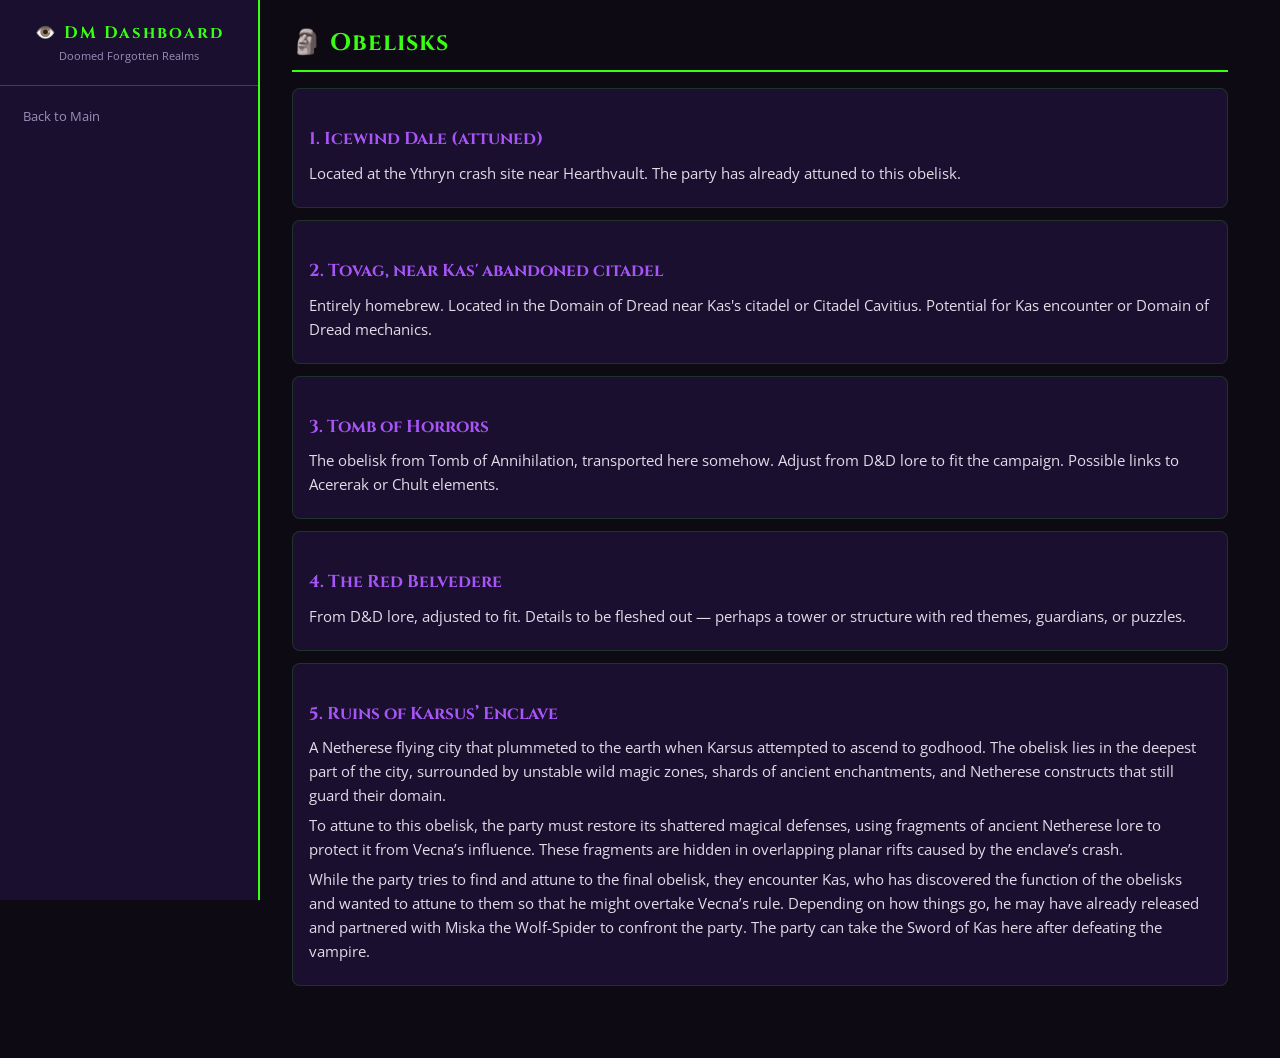
<file: docs/grimoire/obelisks.html>
<!DOCTYPE html>
<html lang="en">
<head>
<meta charset="UTF-8">
<meta name="viewport" content="width=device-width, initial-scale=1.0">
<title>Obelisks — Doomed Forgotten Realms</title>
<style>
/* Copy the style from the main file */
@import url('https://fonts.googleapis.com/css2?family=Cinzel:wght@400;600;700&family=Open+Sans:wght@400;600;700&display=swap');
/* Paste the full style here from the main file. For brevity, assume it's the same. */
* {margin:0;padding:0;box-sizing:border-box}
:root{
--bg:#0d0a14;--bg2:#1a0f2e;--bg3:#2d1b4e;
--green:#39ff14;--green2:#00ff41;--green-dim:rgba(57,255,20,.12);
--purple:#7b2fff;--purple2:#a855f7;--purple-dim:rgba(123,47,255,.15);
--pink:#ff3e89;--pink-dim:rgba(255,62,137,.12);
--bronze:#cd7f32;--bronze2:#daa520;--bronze-dim:rgba(205,127,50,.15);
--text:#e0dce8;--text2:#9b8fb8;
--red:#e74c3c;--green-hp:#27ae60;
--sidebar-w:260px;--transition:0.3s ease;
}
html{font-size:15px;scroll-behavior:smooth}
body{font-family:'Open Sans','Segoe UI',Tahoma,sans-serif;background:var(--bg);color:var(--text);display:flex;min-height:100vh;line-height:1.6}
body.light{--bg:#f0edf5;--bg2:#e8e2f0;--bg3:#d4ccdf;--text:#1a0f2e;--text2:#5a4e6e;--green:#1a9900;--green2:#0d7a00;--green-dim:rgba(26,153,0,.1);--purple:#6b21a8;--purple2:#7c3aed;--purple-dim:rgba(107,33,168,.1);--pink:#d6336c;--pink-dim:rgba(214,51,108,.1);--bronze:#8b5e14;--bronze2:#a67c00;--bronze-dim:rgba(139,94,20,.1)}
::-webkit-scrollbar{width:8px}::-webkit-scrollbar-track{background:var(--bg)}::-webkit-scrollbar-thumb{background:var(--green);border-radius:4px}
h1,h2,h3,.logo h1,.nav-section-label{font-family:'Cinzel',serif}
#sidebar{width:var(--sidebar-w);min-width:var(--sidebar-w);background:var(--bg2);border-right:2px solid var(--green);display:flex;flex-direction:column;position:fixed;height:100vh;z-index:100;transition:transform var(--transition)}
#sidebar .logo{padding:20px 16px;text-align:center;border-bottom:1px solid rgba(57,255,20,.3)}
#sidebar .logo h1{font-size:1.1rem;color:var(--green);letter-spacing:2px}
#sidebar .logo .subtitle{font-size:.7rem;color:var(--text2);margin-top:2px;font-family:'Open Sans',sans-serif}
#sidebar nav{flex:1;overflow-y:auto;padding:10px 0}
.nav-section-label{display:block;padding:12px 20px 4px;color:var(--purple2);font-size:.65rem;letter-spacing:2px;text-transform:uppercase;font-weight:700}
#sidebar nav a{display:flex;align-items:center;gap:10px;padding:10px 20px;color:var(--text2);text-decoration:none;font-size:.85rem;border-left:3px solid transparent;transition:all var(--transition)}
#sidebar nav a:hover,#sidebar nav a.active{color:var(--green);background:var(--green-dim);border-left-color:var(--green)}
#sidebar nav a .icon{font-size:1.1rem;width:24px;text-align:center}
#sidebar nav .nav-divider{height:1px;background:rgba(57,255,20,.15);margin:8px 20px}
#sidebar .controls{padding:12px 16px;border-top:1px solid rgba(57,255,20,.3);display:flex;gap:8px;flex-wrap:wrap}
#sidebar .controls button{flex:1;padding:6px 8px;background:var(--green-dim);border:1px solid var(--green);color:var(--green);border-radius:4px;cursor:pointer;font-size:.7rem;transition:all var(--transition)}
#sidebar .controls button:hover{background:var(--green);color:var(--bg)}
#main{margin-left:var(--sidebar-w);flex:1;padding:24px 32px 60px;max-width:1000px}
.page{display:none}.page.active{display:block}
h2{font-family:'Cinzel',serif;color:var(--green);font-size:1.6rem;letter-spacing:1px;border-bottom:2px solid var(--green);padding-bottom:8px;margin-bottom:16px}
h3{font-family:'Cinzel',serif;color:var(--purple2);font-size:1.15rem;margin:20px 0 8px}
h4{color:var(--bronze2);margin:12px 0 6px}
p,li{color:var(--text);margin-bottom:6px}
ul,ol{padding-left:20px}
.card{background:var(--bg2);border:1px solid rgba(57,255,20,.15);border-radius:8px;padding:16px;margin:12px 0}
.card.highlight{border-color:var(--green);box-shadow:0 0 12px rgba(57,255,20,.15);animation:glowPulse 3s ease-in-out infinite}
@keyframes glowPulse{0%,100%{box-shadow:0 0 8px rgba(57,255,20,.08)}50%{box-shadow:0 0 20px rgba(57,255,20,.2)}}
.card.danger{border-color:var(--red);background:rgba(231,76,60,.06)}
.card.atmosphere{border-left:4px solid var(--purple);background:rgba(123,47,255,.06)}
.card.atmosphere::before{content:'🎵 ATMOSPHERE';display:block;color:var(--purple2);font-size:.7rem;font-weight:700;margin-bottom:6px;letter-spacing:1px}
/* ... Paste the rest of the style from the main file ... */
</style>
</head>
<body>
<!-- Sidebar can be copied or simplified -->
<div id="sidebar">
<div class="logo"><h1>👁️ DM Dashboard</h1><div class="subtitle">Doomed Forgotten Realms</div></div>
<nav>
<a href="dm-dashboard-doomed-forgotten-realms.html">Back to Main</a>
</nav>
</div>
<div id="main">
<div class="page active" id="page-obelisks">
<h2>🗿 Obelisks</h2>

<div class="card">
<h3>1. Icewind Dale (attuned)</h3>
<p>Located at the Ythryn crash site near Hearthvault. The party has already attuned to this obelisk.</p>
</div>

<div class="card">
<h3>2. Tovag, near Kas' abandoned citadel</h3>
<p>Entirely homebrew. Located in the Domain of Dread near Kas's citadel or Citadel Cavitius. Potential for Kas encounter or Domain of Dread mechanics.</p>
</div>

<div class="card">
<h3>3. Tomb of Horrors</h3>
<p>The obelisk from Tomb of Annihilation, transported here somehow. Adjust from D&D lore to fit the campaign. Possible links to Acererak or Chult elements.</p>
</div>

<div class="card">
<h3>4. The Red Belvedere</h3>
<p>From D&D lore, adjusted to fit. Details to be fleshed out — perhaps a tower or structure with red themes, guardians, or puzzles.</p>
</div>

<div class="card">
<h3>5. Ruins of Karsus’ Enclave</h3>
<p>A Netherese flying city that plummeted to the earth when Karsus attempted to ascend to godhood. The obelisk lies in the deepest part of the city, surrounded by unstable wild magic zones, shards of ancient enchantments, and Netherese constructs that still guard their domain.</p>
<p>To attune to this obelisk, the party must restore its shattered magical defenses, using fragments of ancient Netherese lore to protect it from Vecna’s influence. These fragments are hidden in overlapping planar rifts caused by the enclave’s crash.</p>
<p>While the party tries to find and attune to the final obelisk, they encounter Kas, who has discovered the function of the obelisks and wanted to attune to them so that he might overtake Vecna’s rule. Depending on how things go, he may have already released and partnered with Miska the Wolf-Spider to confront the party. The party can take the Sword of Kas here after defeating the vampire.</p>
</div>

</div>
</div>
</body>
</html>
</file>
<file: msc-reporting/styles.css>
:root{
  --pink:#ff3e89;
  --purple:#7000df;
  --blue:#2295e6;
  --green:#56ff36;
  --black:#323232;
  --bg:#070707;
  --card:#0f0f12;
  --text:#f2f2f4;
  --muted:#b8b8c4;
  --line:rgba(255,255,255,.10);
  --shadow: 0 20px 60px rgba(0,0,0,.45);
  --radius:18px;
}

*{box-sizing:border-box}
html,body{height:100%}
body{
  margin:0;
  font-family:"League Spartan", ui-sans-serif, system-ui, -apple-system, Segoe UI, Roboto, Helvetica, Arial;
  background: radial-gradient(1200px 800px at 15% 0%, rgba(112,0,223,.20), transparent 60%),
              radial-gradient(900px 650px at 85% 10%, rgba(34,149,230,.18), transparent 55%),
              radial-gradient(850px 600px at 55% 100%, rgba(255,62,137,.16), transparent 60%),
              var(--bg);
  background-repeat:no-repeat;
  background-attachment:fixed;
  color:var(--text);
}

a{color:var(--blue)}
code{background:rgba(255,255,255,.06); padding:.15rem .35rem; border-radius:8px; border:1px solid var(--line)}

.topbar{
  padding:28px 22px;
  border-bottom:1px solid var(--line);
  background: linear-gradient(180deg, rgba(0,0,0,.55), rgba(0,0,0,0));
}

.brand{display:flex; gap:18px; align-items:center; flex-wrap:wrap}
.logo{height:54px; width:auto; max-width:220px; object-fit:contain; border-radius:12px; box-shadow: var(--shadow); background:rgba(0,0,0,.35)}
.kicker{color:var(--muted); letter-spacing:.08em; text-transform:uppercase; font-size:.9rem}
h1{margin:.15rem 0 0; font-size:2.1rem; letter-spacing:-.02em}

.meta{margin-top:14px; display:flex; gap:10px; flex-wrap:wrap}
.pill{
  border:1px solid var(--line);
  background:rgba(255,255,255,.04);
  padding:8px 10px;
  border-radius:999px;
  color:var(--muted);
  font-size:.95rem;
}
.pill-btn{cursor:pointer}
.pill-btn:hover{border-color:rgba(255,255,255,.25); background:rgba(255,255,255,.07)}

.container{max-width:1100px; margin:0 auto; padding:22px}

.card{
  background:linear-gradient(180deg, rgba(255,255,255,.05), rgba(255,255,255,.03));
  border:1px solid var(--line);
  border-radius:var(--radius);
  padding:18px 18px;
  box-shadow: 0 16px 55px rgba(0,0,0,.35);
}
.card h2{margin:0 0 10px; font-size:1.4rem}
.card p{margin:10px 0; line-height:1.35}
.muted{color:var(--muted)}

.grid{display:grid; grid-template-columns:1.2fr .8fr; gap:16px; margin:16px 0}
@media (max-width: 920px){.grid{grid-template-columns:1fr}}
@media (max-width: 600px){
  h1{font-size:1.7rem}
  .logo{height:44px; max-width:180px}
  .container{padding:16px}
  .topbar{padding:22px 16px}
}

.rubric{display:grid; gap:10px; margin-top:8px}
.dot{display:inline-block; width:10px; height:10px; border-radius:50%; margin-right:8px; vertical-align:middle}
.dot.g{background:var(--green)}
.dot.b{background:var(--blue)}
.dot.p{background:var(--pink)}

.tablewrap{overflow:auto; border-radius:14px; border:1px solid var(--line)}

.score{display:inline-block; min-width:2.2rem; text-align:center; padding:.25rem .45rem; border-radius:999px; border:1px solid var(--line); font-weight:700}
.score.s2{background:rgba(86,255,54,.14); color:var(--green); border-color:rgba(86,255,54,.35)}
.score.s1{background:rgba(34,149,230,.14); color:var(--blue); border-color:rgba(34,149,230,.35)}
.score.s0{background:rgba(255,62,137,.14); color:var(--pink); border-color:rgba(255,62,137,.35)}
table{width:100%; border-collapse:collapse; min-width:920px; background:rgba(0,0,0,.25)}
th,td{padding:12px 10px; border-bottom:1px solid var(--line); vertical-align:top}
th{text-align:left; font-size:1.02rem; color:rgba(255,255,255,.90)}
td{color:rgba(255,255,255,.92); font-size:1.03rem; line-height:1.25}

td:nth-child(1){min-width:110px}
td:nth-child(8){min-width:360px}
td:nth-child(9){min-width:300px}

.footer{display:flex; justify-content:space-between; gap:10px; padding:16px 2px; color:rgba(255,255,255,.75)}
@media (max-width: 720px){.footer{flex-direction:column}}
</file>
<file: msc-reporting/print.css>
/* Print / PDF layout */
@media print {
  :root{
    --bg:#ffffff;
    --text:#111111;
    --muted:#333333;
    --line:rgba(0,0,0,.12);
  }

  body{
    background:#ffffff !important;
    color:#111111 !important;
    -webkit-print-color-adjust: exact;
    print-color-adjust: exact;
  }

  .topbar{
    position: static;
    border-bottom:1px solid var(--line);
    background: #ffffff !important;
  }

  .pill, .pill-btn{ display:none !important; }

  .card{
    box-shadow:none !important;
    border:1px solid var(--line) !important;
    background:#ffffff !important;
  }

  a{ color:#111111 !important; text-decoration: underline; }

  .tablewrap{ overflow: visible !important; border: none !important; }
  table{ min-width: 0 !important; width:100% !important; background:#ffffff !important; }
  th, td{ border-bottom:1px solid var(--line) !important; color:#111111 !important; }

  /* Avoid awkward page breaks */
  section, .card{ break-inside: avoid; page-break-inside: avoid; }
}
</file>
